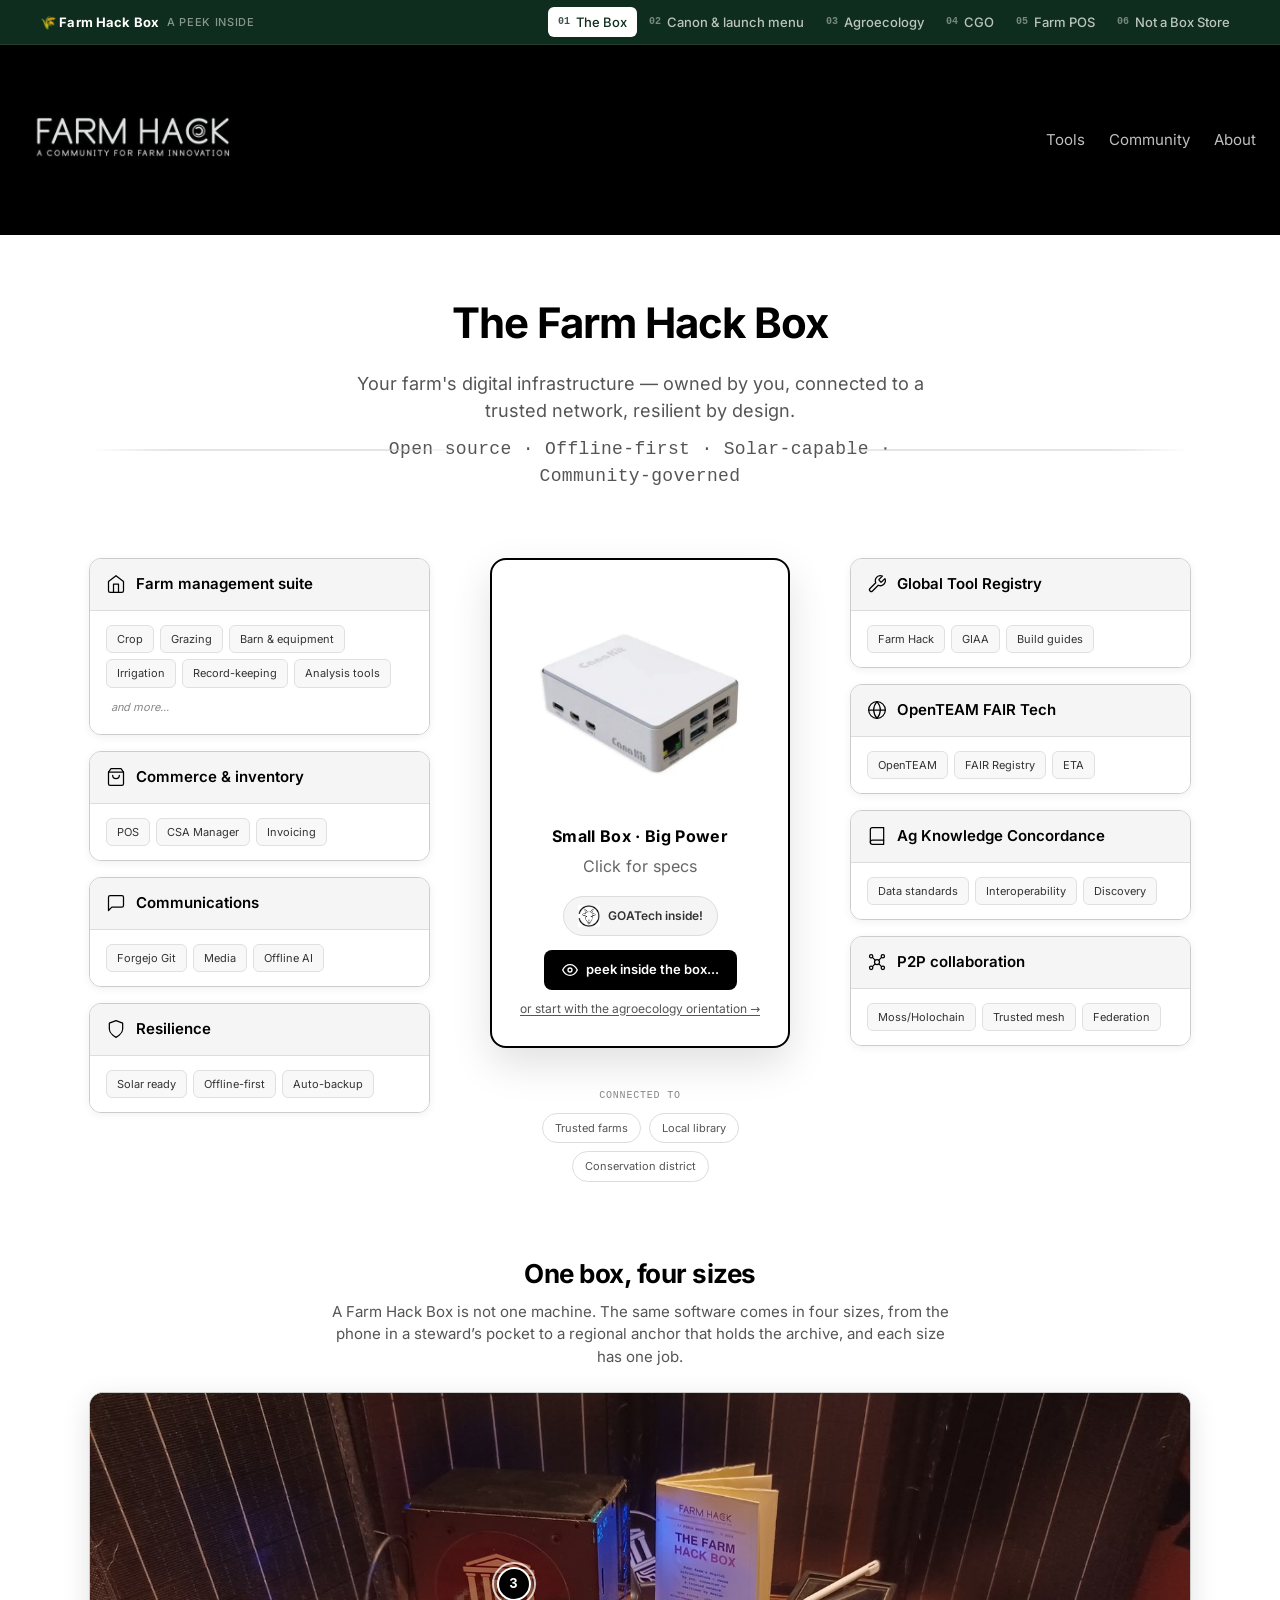
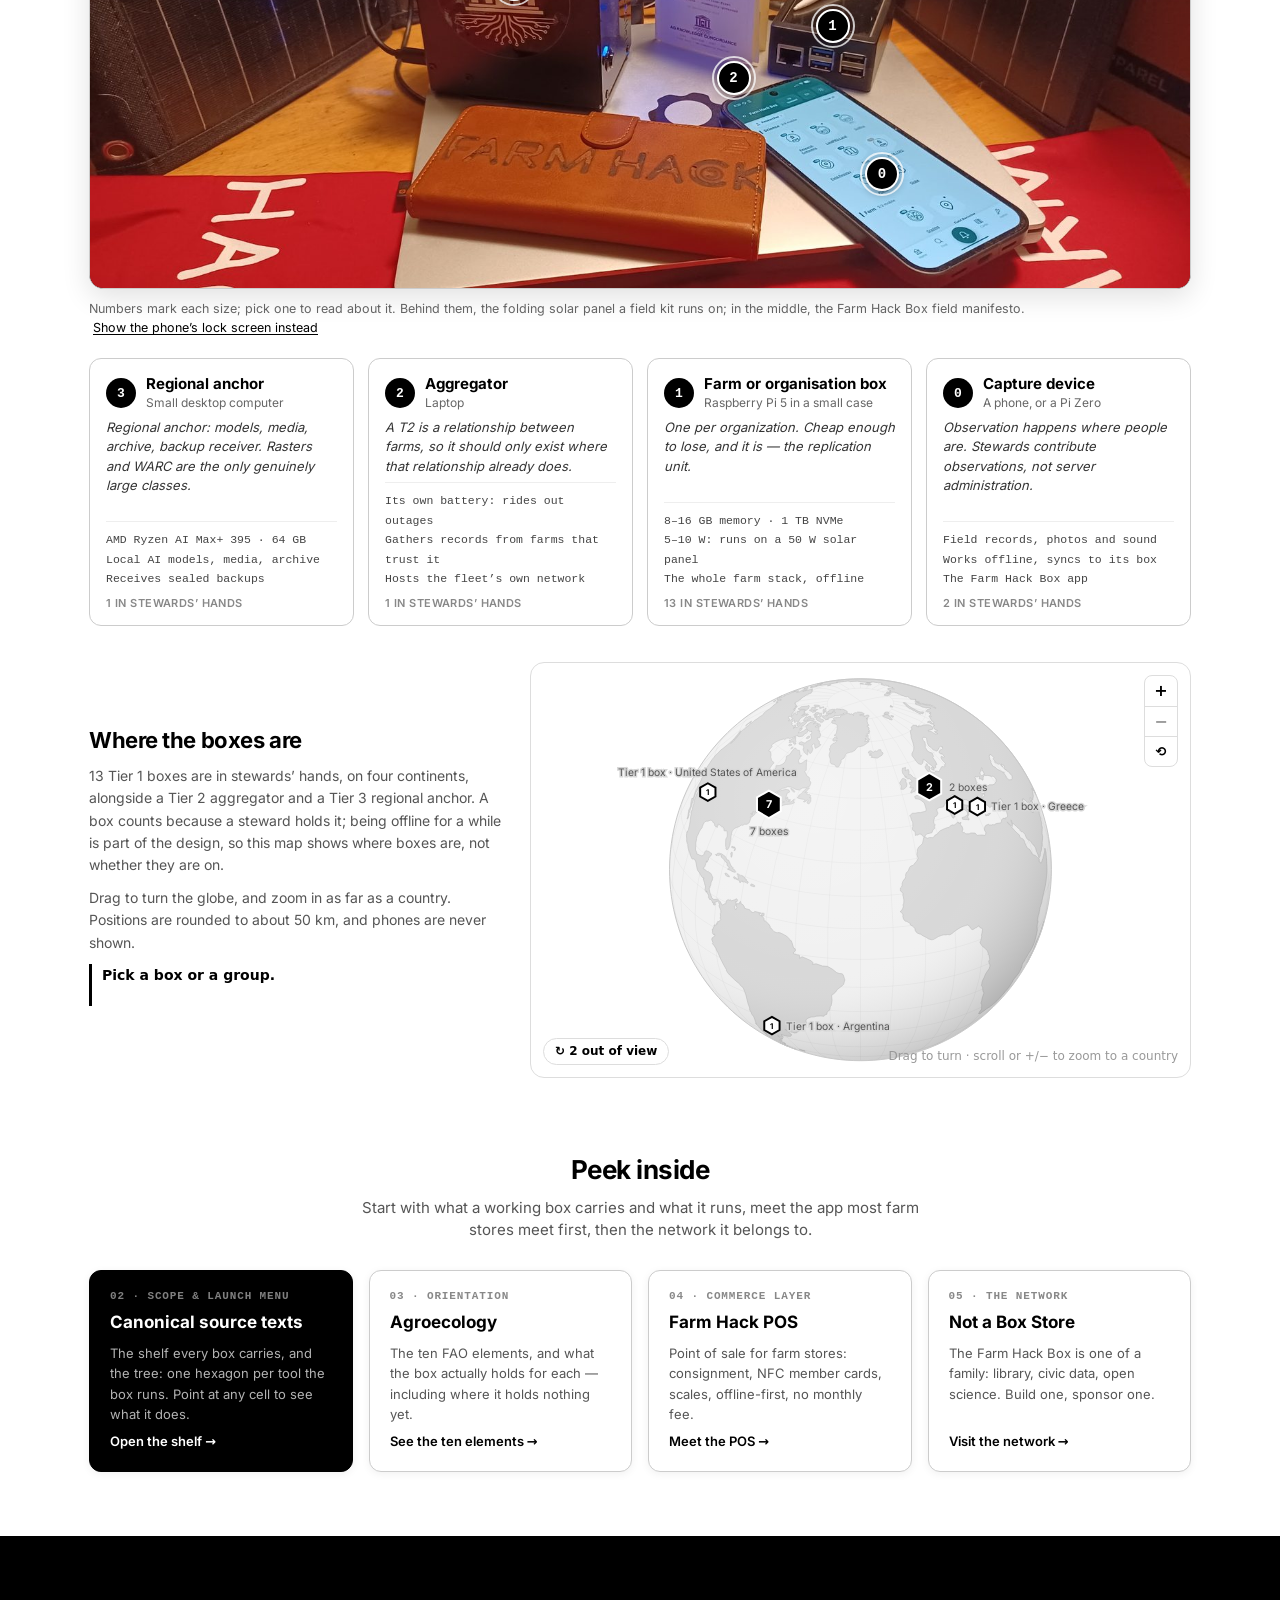
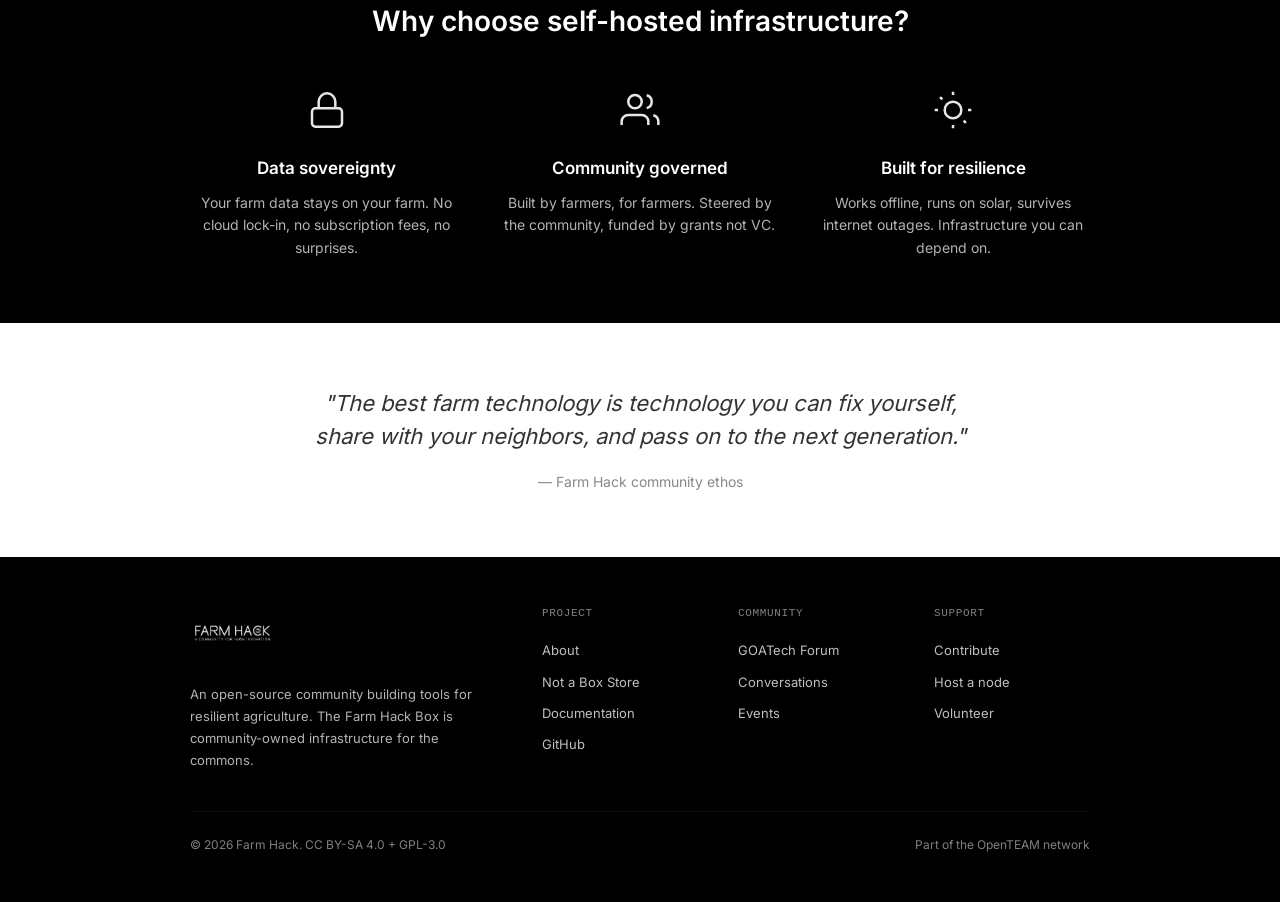
<file: index.html>
<!DOCTYPE html>
<html lang="en">
<head>
  <meta charset="UTF-8">
  <meta name="viewport" content="width=device-width, initial-scale=1.0">
  <title>Farm Hack Box</title>
  <link rel="stylesheet" href="assets/fonts/fonts.css">
  <meta name="description" content="Your farm's digital infrastructure — owned by you, connected to a trusted network, resilient by design.">
  <style>
    
    * { box-sizing: border-box; margin: 0; padding: 0; }
    
    body {
      font-family: 'Inter', ui-sans-serif, system-ui, -apple-system, sans-serif;
      background: #ffffff;
      color: #000000;
      line-height: 1.5;
    }
    
    .mono { font-family: ui-monospace, 'SF Mono', Menlo, Monaco, Consolas, monospace; }
    a { color: inherit; text-decoration: none; }
    
    /* Header */
    .header {
      background: #000;
      color: #fff;
      padding: 20px 24px;
      display: flex;
      align-items: center;
      justify-content: space-between;
    }
    
    .header-brand img {
      height: 144px;
      filter: invert(1);
    }
    
    .header-nav {
      display: flex;
      gap: 24px;
      font-size: 15px;
    }
    
    .header-nav a {
      color: rgba(255,255,255,0.75);
      transition: color 0.15s;
    }
    
    .header-nav a:hover { color: #fff; }
    
    /* Hero */
    .hero {
      padding: 56px 24px 40px;
      max-width: 880px;
      margin: 0 auto;
      text-align: center;
    }
    
    .hero h1 {
      font-size: 42px;
      font-weight: 700;
      margin: 0 0 16px;
      letter-spacing: -0.025em;
    }
    
    .hero p {
      font-size: 18px;
      color: #555;
      max-width: 580px;
      margin: 0 auto 12px;
    }
    
    .hero-tags {
      font-size: 12px;
      color: #777;
      letter-spacing: 0.02em;
    }
    
    /* Main Grid */
    .main-section {
      padding: 16px 24px 56px;
      max-width: 1150px;
      margin: 0 auto;
    }
    
    .main-grid {
      display: grid;
      grid-template-columns: 1fr 340px 1fr;
      gap: 40px;
      align-items: start;
      position: relative;
    }
    
    @media (max-width: 900px) {
      .main-grid { grid-template-columns: 1fr; gap: 20px; }
      .center-column { order: -1; }
      .connection-lines { display: none; }
    }
    
    .column {
      display: flex;
      flex-direction: column;
      gap: 16px;
      position: relative;
      z-index: 2;
    }
    
    /* Layer Cards - Pure white/grey, NO color */
    .layer-card {
      background: #ffffff;
      border: 1px solid #ccc;
      border-radius: 12px;
      overflow: hidden;
      cursor: pointer;
      transition: all 0.2s ease;
      box-shadow: 0 2px 8px rgba(0,0,0,0.06);
    }
    
    .layer-card:hover {
      transform: translateY(-2px);
      box-shadow: 0 8px 24px rgba(0,0,0,0.1);
      border-color: #999;
    }
    
    .layer-card.active {
      border: 2px solid #000;
    }
    
    .layer-header {
      display: flex;
      align-items: center;
      gap: 10px;
      padding: 14px 16px;
      background: #f5f5f5;
      border-bottom: 1px solid #ddd;
    }
    
    .layer-header span {
      font-weight: 600;
      font-size: 15px;
      color: #000;
    }
    
    .layer-body {
      padding: 14px 16px;
      background: #ffffff;
    }
    
    .tech-logos {
      display: flex;
      flex-wrap: wrap;
      gap: 6px;
    }
    
    .tech-logo {
      display: flex;
      align-items: center;
      gap: 6px;
      font-size: 11px;
      padding: 5px 10px;
      background: #f8f8f8;
      border: 1px solid #e0e0e0;
      border-radius: 6px;
      color: #333;
    }
    
    .layer-desc {
      display: none;
      margin-top: 12px;
      font-size: 13px;
      color: #555;
      line-height: 1.55;
      border-top: 1px solid #eee;
      padding-top: 12px;
    }
    
    .layer-card.active .layer-desc { display: block; }
    @media (max-width: 700px) { .header { flex-wrap: wrap; gap: 12px; } .header-brand img { height: 80px; } .header-nav { flex-wrap: wrap; gap: 8px 18px; } }
    .layer-go { display: inline-block; margin-top: 8px; font-weight: 600; color: #000; text-decoration: underline; text-underline-offset: 2px; }
    .layer-card:focus-visible { outline: 2px solid #000; outline-offset: 2px; }
    button.box-hint { background: none; border: 0; font: inherit; padding: 2px 4px; }
    .peek-sub { display: block; margin-top: 10px; font-size: 12px; color: #555; text-decoration: underline; text-underline-offset: 2px; }
    .peek-sub:hover { color: #000; }

    /* Tour — the way on from here */

    /* Tiers — one box, four sizes */
    .tiers { padding: 16px 24px 64px; max-width: 1150px; margin: 0 auto; scroll-margin-top: 16px; }
    .tiers-head { text-align: center; margin-bottom: 24px; }
    .tiers-head h2 { font-size: 26px; font-weight: 700; letter-spacing: -.02em; margin-bottom: 8px; }
    .tiers-head p { color: #555; max-width: 620px; margin: 0 auto; font-size: 15px; }
    .tp { margin: 0 0 20px; }
    .tp-frame { position: relative; border-radius: 14px; overflow: hidden; border: 1px solid #ccc; box-shadow: 0 8px 28px rgba(0,0,0,.12); background: #111; }
    .tp-frame img { display: block; width: 100%; height: auto; }
    .tp-spot { position: absolute; transform: translate(-50%,-50%); width: 34px; height: 34px; border-radius: 50%; background: #000; color: #fff;
      border: 2px solid #fff; display: grid; place-items: center; font: 700 14px/1 ui-monospace, Menlo, monospace; box-shadow: 0 2px 10px rgba(0,0,0,.45); }
    .tp-spot::after { content: ''; position: absolute; inset: -7px; border-radius: 50%; border: 2px solid rgba(255,255,255,.75); animation: tp-pulse 2.4s ease-out infinite; }
    .tp-spot:hover, .tp-spot:focus-visible, .tp-spot.on { background: #fff; color: #000; outline: none; }
    @keyframes tp-pulse { from { transform: scale(.8); opacity: 1; } to { transform: scale(1.5); opacity: 0; } }
    @media (prefers-reduced-motion: reduce) { .tp-spot::after { animation: none; opacity: .6; } }
    .tp figcaption { font-size: 12.5px; color: #666; margin-top: 10px; line-height: 1.55; }
    .tp-alt { display: inline-block; margin-left: 4px; color: #000; text-decoration: underline; text-underline-offset: 2px; cursor: pointer; background: none; border: 0; font: inherit; padding: 0; }
    .tier-grid { display: grid; grid-template-columns: repeat(4, 1fr); gap: 14px; }
    @media (max-width: 900px) { .tier-grid { grid-template-columns: repeat(2, 1fr); } }
    @media (max-width: 520px) { .tier-grid { grid-template-columns: 1fr; } .tp-spot { width: 28px; height: 28px; font-size: 12px; } }
    .tier-card { border: 1px solid #ccc; border-radius: 12px; padding: 16px 16px 14px; background: #fff; display: flex; flex-direction: column; gap: 6px; scroll-margin-top: 16px; transition: border-color .15s, box-shadow .15s; }
    .tier-card.on, .tier-card:target { border: 2px solid #000; padding: 15px 15px 13px; box-shadow: 0 8px 24px rgba(0,0,0,.1); }
    .tier-top { display: flex; align-items: center; gap: 10px; }
    .tier-n { width: 30px; height: 30px; border-radius: 50%; background: #000; color: #fff; display: grid; place-items: center; font: 700 13px/1 ui-monospace, Menlo, monospace; flex-shrink: 0; }
    .tier-name { font-weight: 700; font-size: 15px; line-height: 1.25; }
    .tier-form { font-size: 12px; color: #666; }
    .tier-desc { font-size: 13px; color: #333; line-height: 1.5; font-style: italic; }
    .tier-specs { list-style: none; font: 11.5px/1.7 ui-monospace, Menlo, monospace; color: #444; border-top: 1px solid #eee; padding-top: 8px; margin-top: auto; }
    .tier-count { font-size: 11px; color: #888; letter-spacing: .04em; text-transform: uppercase; font-weight: 600; }

    .fleet-globe { margin-top: 36px; display: grid; grid-template-columns: minmax(240px, 1fr) minmax(0, 1.6fr); gap: 28px; align-items: center;
      --globe-sea:#f1f1f1; --globe-land:#d8d8d8; --globe-land-line:#bdbdbd; --globe-grat:rgba(0,0,0,.06);
      --ok:#000; --surface:#fff; --brand:#000; --ink:#000; --dim:#555; --faint:#999; --line:#ddd; --line-strong:#c8c8c8; --sb-active:#000; --off:#777; --mod-unmeasured:#999; --fhb-teal:#000; }
    @media (max-width: 800px) { .fleet-globe { grid-template-columns: 1fr; } }
    .fg-text h3 { font-size: 22px; font-weight: 700; letter-spacing: -.02em; margin-bottom: 8px; }
    .fg-text p { font-size: 14px; color: #555; line-height: 1.6; margin-bottom: 10px; }
    .fg-read { font: 600 13px/1.5 system-ui, sans-serif; color: #000 !important; min-height: 3em; border-left: 3px solid #000; padding-left: 10px; }
    .fg-host { border: 1px solid #ddd; border-radius: 14px; padding: 6px; background: #fff; }
    .specs-more { display: block; margin-top: 12px; font-size: 12px; color: #fff; text-decoration: underline; text-underline-offset: 2px; }

    .tour { padding: 8px 24px 64px; max-width: 1150px; margin: 0 auto; }
    .tour-head { text-align: center; margin-bottom: 28px; }
    .tour-head h2 { font-size: 26px; font-weight: 700; letter-spacing: -.02em; margin-bottom: 8px; }
    .tour-head p { color: #555; max-width: 560px; margin: 0 auto; font-size: 15px; }
    .tour-grid { display: grid; grid-template-columns: repeat(auto-fit, minmax(230px, 1fr)); gap: 16px; }
    .tour-card { display: flex; flex-direction: column; gap: 8px; border: 1px solid #ccc; border-radius: 12px; padding: 20px; background: #fff; transition: all .2s; box-shadow: 0 2px 8px rgba(0,0,0,.06); }
    .tour-card:hover { transform: translateY(-2px); border-color: #000; box-shadow: 0 8px 24px rgba(0,0,0,.1); }
    .tour-card .n { font: 600 11px/1 ui-monospace, Menlo, monospace; color: #888; letter-spacing: .08em; }
    .tour-card h3 { font-size: 17px; font-weight: 700; }
    .tour-card p { font-size: 13px; color: #555; line-height: 1.55; flex: 1; }
    .tour-card .go { font-size: 13px; font-weight: 600; }
    .tour-card.dark { background: #000; color: #fff; border-color: #000; }
    .tour-card.dark p { color: rgba(255,255,255,.7); }
    .tour-card.dark .n { color: rgba(255,255,255,.5); }
    
    /* Center Column */
    .center-column {
      display: flex;
      flex-direction: column;
      align-items: center;
      position: relative;
    }
    
    .box-wrapper {
      position: relative;
      display: flex;
      justify-content: center;
      width: 100%;
    }
    
    /* Connection lines - behind cards, subtle */
    .connection-lines {
      position: absolute;
      top: 50%;
      left: 50%;
      transform: translate(-50%, -50%);
      width: 100vw;
      max-width: 1100px;
      height: 100%;
      pointer-events: none;
      z-index: 0;
    }
    
    .connection-lines::before,
    .connection-lines::after {
      content: '';
      position: absolute;
      top: 50%;
      width: calc(50% - 170px);
      height: 1px;
      background: linear-gradient(90deg, transparent, #ccc 20%, #ccc 80%, transparent);
    }
    
    .connection-lines::before {
      left: 0;
      transform: translateY(-50%);
    }
    
    .connection-lines::after {
      right: 0;
      transform: translateY(-50%);
    }
    
    .box-container {
      width: 300px;
      padding: 28px 24px;
      background: #fff;
      border: 2px solid #000;
      border-radius: 16px;
      display: flex;
      flex-direction: column;
      align-items: center;
      position: relative;
      box-shadow: 0 16px 40px rgba(0,0,0,0.12);
      z-index: 2;
    }
    
    .box-image {
      width: 220px;
      height: auto;
      margin-bottom: 16px;
      border-radius: 8px;
      object-fit: contain;
    }
    
    .box-tagline {
      font-size: 16px;
      font-weight: 700;
      color: #000;
      margin-bottom: 4px;
      letter-spacing: 0.02em;
    }
    
    .box-hint {
      font-size: 12px;
      color: #666;
      cursor: pointer;
      transition: color 0.15s;
    }
    
    .box-hint:hover {
      color: #000;
    }
    
    /* GOATech badge */
    .goatech-badge {
      display: flex;
      align-items: center;
      gap: 8px;
      margin-top: 16px;
      padding: 8px 14px;
      background: #f5f5f5;
      border: 1px solid #ddd;
      border-radius: 24px;
      font-size: 12px;
      font-weight: 600;
      color: #333;
    }
    
    .goatech-badge img {
      width: 22px;
      height: 22px;
    }
    
    /* Peek button */
    .peek-button {
      display: inline-flex;
      align-items: center;
      gap: 8px;
      margin-top: 14px;
      padding: 10px 18px;
      background: #000;
      color: #fff;
      border: none;
      border-radius: 8px;
      font-size: 13px;
      font-weight: 600;
      cursor: pointer;
      transition: all 0.2s;
      text-decoration: none;
    }
    
    .peek-button:hover {
      background: #333;
      transform: translateY(-1px);
    }
    
    .peek-button svg {
      width: 16px;
      height: 16px;
    }
    
    /* Specs Panel */
    .specs-panel {
      display: none;
      background: #000;
      color: #fff;
      padding: 20px;
      border-radius: 12px;
      margin-top: 16px;
      width: 100%;
      max-width: 320px;
    }
    
    .specs-panel.active { display: block; }
    
    .specs-title {
      font-size: 10px;
      text-transform: uppercase;
      letter-spacing: 0.08em;
      opacity: 0.5;
      margin-bottom: 14px;
    }
    
    .spec-row {
      display: flex;
      justify-content: space-between;
      padding: 7px 0;
      border-bottom: 1px solid rgba(255,255,255,0.1);
      font-size: 13px;
    }
    
    .spec-row:last-of-type { border-bottom: none; }
    .spec-row .label { opacity: 0.7; }
    
    .spec-note {
      margin-top: 16px;
      padding: 14px;
      background: rgba(255,255,255,0.06);
      border-radius: 8px;
      font-size: 12px;
      line-height: 1.55;
    }
    
    /* Network tags */
    .network-section {
      margin-top: 24px;
      text-align: center;
    }
    
    .network-label {
      font-size: 10px;
      color: #888;
      margin-bottom: 10px;
      letter-spacing: 0.08em;
    }
    
    .network-tags {
      display: flex;
      gap: 8px;
      justify-content: center;
      flex-wrap: wrap;
    }
    
    .network-tag {
      font-size: 11px;
      padding: 6px 12px;
      border: 1px solid #ddd;
      border-radius: 99px;
      background: #fff;
      color: #555;
    }
    
    /* Value Props */
    .value-props {
      background: #000;
      color: #fff;
      padding: 64px 24px;
    }
    
    .value-props-inner {
      max-width: 900px;
      margin: 0 auto;
    }
    
    .value-props h2 {
      font-size: 28px;
      text-align: center;
      margin: 0 0 48px;
      font-weight: 600;
    }
    
    .value-grid {
      display: grid;
      grid-template-columns: repeat(3, 1fr);
      gap: 40px;
    }
    
    @media (max-width: 700px) {
      .value-grid { grid-template-columns: 1fr; gap: 32px; }
    }
    
    .value-item { text-align: center; }
    .value-item svg { margin-bottom: 20px; opacity: 0.9; }
    .value-item h3 { font-size: 17px; margin: 0 0 10px; font-weight: 600; }
    .value-item p { font-size: 14px; opacity: 0.7; line-height: 1.6; }
    
    /* Quote */
    .quote-section {
      padding: 64px 24px;
      max-width: 700px;
      margin: 0 auto;
      text-align: center;
    }
    
    .quote-section blockquote {
      font-size: 22px;
      line-height: 1.5;
      color: #333;
      margin: 0 0 16px;
      font-style: italic;
    }
    
    .quote-section cite {
      font-size: 14px;
      color: #888;
      font-style: normal;
    }
    
    /* Footer */
    .footer {
      background: #000;
      color: #fff;
      padding: 48px 24px;
    }
    
    .footer-inner {
      max-width: 900px;
      margin: 0 auto;
      display: grid;
      grid-template-columns: 2fr 1fr 1fr 1fr;
      gap: 40px;
    }
    
    @media (max-width: 700px) {
      .footer-inner { grid-template-columns: 1fr 1fr; gap: 32px; }
    }
    
    .footer-brand { margin-bottom: 16px; }
    .footer-brand img { height: 56px; filter: invert(1); }
    .footer-col p { font-size: 13px; opacity: 0.7; line-height: 1.7; }
    
    .footer-col-title {
      font-size: 11px;
      text-transform: uppercase;
      letter-spacing: 0.06em;
      margin-bottom: 14px;
      opacity: 0.5;
    }
    
    .footer-col ul { list-style: none; font-size: 13px; line-height: 2.4; }
    .footer-col a { color: rgba(255,255,255,0.75); transition: color 0.15s; }
    .footer-col a:hover { color: #fff; }
    
    .footer-bottom {
      max-width: 900px;
      margin: 40px auto 0;
      padding-top: 24px;
      border-top: 1px solid rgba(255,255,255,0.1);
      display: flex;
      justify-content: space-between;
      font-size: 12px;
      opacity: 0.5;
      flex-wrap: wrap;
      gap: 12px;
    }
  </style>
<link rel="icon" href="data:image/svg+xml,%3Csvg xmlns=%27http://www.w3.org/2000/svg%27 viewBox=%270 0 100 100%27%3E%3Ctext y=%27.9em%27 font-size=%2790%27%3E🌾%3C/text%3E%3C/svg%3E">
<link rel="stylesheet" href="assets/peek.css">
<script src="assets/peek.js" defer></script>
</head>
<body data-peek="box">

  <header class="header">
    <div class="header-brand">
      <img src="assets/img/farmhack-logo.png" alt="Farm Hack">
    </div>
    <nav class="header-nav">
      <a href="https://farmhack.org/tools">Tools</a>
      <a href="https://forum.goatech.org/c/farmhack/21">Community</a>
      <a href="https://farmhack.org/content/get-started">About</a>
    </nav>
  </header>

  <section class="hero">
    <h1>The Farm Hack Box</h1>
    <p>Your farm's digital infrastructure — owned by you, connected to a trusted network, resilient by design.</p>
    <p class="hero-tags mono">Open source · Offline-first · Solar-capable · Community-governed</p>
  </section>

  <section class="main-section">
    <!-- Connection lines behind everything -->
    <div class="connection-lines"></div>
    
    <div class="main-grid">
      
      <!-- Left Column -->
      <div class="column">
        
        <!-- Farm Management -->
        <div class="layer-card" onclick="toggleLayer(this)" tabindex="0" role="button" onkeydown="if(event.key==='Enter'||event.key===' '){event.preventDefault();toggleLayer(this)}">
          <div class="layer-header">
            <svg width="20" height="20" viewBox="0 0 24 24" fill="none" stroke="#000" stroke-width="1.5" stroke-linecap="round" stroke-linejoin="round">
              <path d="M3 9l9-7 9 7v11a2 2 0 01-2 2H5a2 2 0 01-2-2z"/>
              <path d="M9 22V12h6v10"/>
            </svg>
            <span>Farm management suite</span>
          </div>
          <div class="layer-body">
            <div class="tech-logos">
              <div class="tech-logo"><span>Crop</span></div>
              <div class="tech-logo"><span>Grazing</span></div>
              <div class="tech-logo"><span>Barn & equipment</span></div>
              <div class="tech-logo"><span>Irrigation</span></div>
              <div class="tech-logo"><span>Record-keeping</span></div>
              <div class="tech-logo"><span>Analysis tools</span></div>
              <span style="font-size: 11px; color: #888; font-style: italic; padding: 5px;">and more...</span>
            </div>
            <p class="layer-desc">Complete farm management covering crops, livestock, equipment, irrigation scheduling, compliance records, and economic performance analysis. <a class="layer-go" href="agroecology.html" onclick="event.stopPropagation()">What the box holds, element by element →</a></p>
          </div>
        </div>
        
        <!-- Commerce -->
        <div class="layer-card" onclick="toggleLayer(this)" tabindex="0" role="button" onkeydown="if(event.key==='Enter'||event.key===' '){event.preventDefault();toggleLayer(this)}">
          <div class="layer-header">
            <svg width="20" height="20" viewBox="0 0 24 24" fill="none" stroke="#000" stroke-width="1.5" stroke-linecap="round" stroke-linejoin="round">
              <path d="M6 2L3 6v14a2 2 0 002 2h14a2 2 0 002-2V6l-3-4z"/>
              <path d="M3 6h18"/><path d="M16 10a4 4 0 01-8 0"/>
            </svg>
            <span>Commerce & inventory</span>
          </div>
          <div class="layer-body">
            <div class="tech-logos">
              <div class="tech-logo"><span>POS</span></div>
              <div class="tech-logo"><span>CSA Manager</span></div>
              <div class="tech-logo"><span>Invoicing</span></div>
            </div>
            <p class="layer-desc">Run your farmstand, manage CSA shares, track inventory — without monthly SaaS fees. <a class="layer-go" href="pos.html" onclick="event.stopPropagation()">Meet the Farm Hack POS →</a></p>
          </div>
        </div>
        
        <!-- Communications -->
        <div class="layer-card" onclick="toggleLayer(this)" tabindex="0" role="button" onkeydown="if(event.key==='Enter'||event.key===' '){event.preventDefault();toggleLayer(this)}">
          <div class="layer-header">
            <svg width="20" height="20" viewBox="0 0 24 24" fill="none" stroke="#000" stroke-width="1.5" stroke-linecap="round" stroke-linejoin="round">
              <path d="M21 15a2 2 0 01-2 2H7l-4 4V5a2 2 0 012-2h14a2 2 0 012 2z"/>
            </svg>
            <span>Communications</span>
          </div>
          <div class="layer-body">
            <div class="tech-logos">
              <div class="tech-logo"><span>Forgejo Git</span></div>
              <div class="tech-logo"><span>Media</span></div>
              <div class="tech-logo"><span>Offline AI</span></div>
            </div>
            <p class="layer-desc">Host documentation, share media with your crew, run local AI — without internet dependency.</p>
          </div>
        </div>
        
        <!-- Resilience -->
        <div class="layer-card" onclick="toggleLayer(this)" tabindex="0" role="button" onkeydown="if(event.key==='Enter'||event.key===' '){event.preventDefault();toggleLayer(this)}">
          <div class="layer-header">
            <svg width="20" height="20" viewBox="0 0 24 24" fill="none" stroke="#000" stroke-width="1.5" stroke-linecap="round" stroke-linejoin="round">
              <path d="M12 22s8-4 8-10V5l-8-3-8 3v7c0 6 8 10 8 10z"/>
            </svg>
            <span>Resilience</span>
          </div>
          <div class="layer-body">
            <div class="tech-logos">
              <div class="tech-logo"><span>Solar ready</span></div>
              <div class="tech-logo"><span>Offline-first</span></div>
              <div class="tech-logo"><span>Auto-backup</span></div>
            </div>
            <p class="layer-desc">Built for rural reality: works when the internet doesn't, runs on solar, backs up automatically.</p>
          </div>
        </div>
        
      </div>
      
      <!-- Center Column -->
      <div class="column center-column">
        <div class="box-wrapper">
          <div class="box-container">
            <img src="assets/img/farm-hack-box.png" 
                 alt="Farm Hack Box - Raspberry Pi 5" 
                 class="box-image">
            <div class="box-tagline">Small Box · Big Power</div>
            <button type="button" class="box-hint" onclick="toggleSpecs()" aria-controls="specsPanel">Click for specs</button>
            
            <!-- GOATech badge -->
            <div class="goatech-badge">
              <img src="assets/img/goatech.png" alt="GOAT">
              <span>GOATech inside!</span>
            </div>
            
            <!-- Peek button -->
            <a href="canon.html#tree" class="peek-button">
              <svg viewBox="0 0 24 24" fill="none" stroke="currentColor" stroke-width="2" stroke-linecap="round" stroke-linejoin="round">
                <path d="M1 12s4-8 11-8 11 8 11 8-4 8-11 8-11-8-11-8z"/>
                <circle cx="12" cy="12" r="3"/>
              </svg>
              peek inside the box...
            </a>
            <a href="agroecology.html" class="peek-sub">or start with the agroecology orientation →</a>
          </div>
        </div>
        
        <div id="specsPanel" class="specs-panel">
          <div class="specs-title mono">Hardware · Tier 1 box</div>
          <div class="spec-row"><span class="label">Compute</span><span class="mono">Raspberry Pi 5</span></div>
          <div class="spec-row"><span class="label">Memory</span><span class="mono">8GB RAM</span></div>
          <div class="spec-row"><span class="label">Storage</span><span class="mono">1TB NVMe SSD</span></div>
          <div class="spec-row"><span class="label">Power</span><span class="mono">5V USB-C / 12V Solar</span></div>
          <div class="spec-row"><span class="label">Network</span><span class="mono">WiFi 6 + GbE</span></div>
          <div class="spec-note"><strong>Solar-ready:</strong> Runs continuously on 50W panel + 12V battery. Perfect for field, barn, or off-grid deployment.</div>
          <a class="specs-more" href="#tiers">The other three sizes →</a>
        </div>
        
        <div class="network-section">
          <div class="network-label mono">CONNECTED TO</div>
          <div class="network-tags">
            <span class="network-tag">Trusted farms</span>
            <span class="network-tag">Local library</span>
            <span class="network-tag">Conservation district</span>
          </div>
        </div>
      </div>
      
      <!-- Right Column -->
      <div class="column">
        
        <!-- Global Tool Registry -->
        <div class="layer-card" onclick="toggleLayer(this)" tabindex="0" role="button" onkeydown="if(event.key==='Enter'||event.key===' '){event.preventDefault();toggleLayer(this)}">
          <div class="layer-header">
            <svg width="20" height="20" viewBox="0 0 24 24" fill="none" stroke="#000" stroke-width="1.5" stroke-linecap="round" stroke-linejoin="round">
              <path d="M14.7 6.3a1 1 0 000 1.4l1.6 1.6a1 1 0 001.4 0l3.77-3.77a6 6 0 01-7.94 7.94l-6.91 6.91a2.12 2.12 0 01-3-3l6.91-6.91a6 6 0 017.94-7.94l-3.76 3.76z"/>
            </svg>
            <span>Global Tool Registry</span>
          </div>
          <div class="layer-body">
            <div class="tech-logos">
              <div class="tech-logo"><span>Farm Hack</span></div>
              <div class="tech-logo"><span>GIAA</span></div>
              <div class="tech-logo"><span>Build guides</span></div>
            </div>
            <p class="layer-desc">Full Farm Hack tool registry with GIAA enterprise tools — available offline, synced when connected. <a class="layer-go" href="canon.html#tool-registry" onclick="event.stopPropagation()">The Tool Registry on the shelf →</a></p>
          </div>
        </div>
        
        <!-- OpenTEAM FAIR Tech -->
        <div class="layer-card" onclick="toggleLayer(this)" tabindex="0" role="button" onkeydown="if(event.key==='Enter'||event.key===' '){event.preventDefault();toggleLayer(this)}">
          <div class="layer-header">
            <svg width="20" height="20" viewBox="0 0 24 24" fill="none" stroke="#000" stroke-width="1.5" stroke-linecap="round" stroke-linejoin="round">
              <circle cx="12" cy="12" r="10"/><path d="M2 12h20"/>
              <path d="M12 2a15.3 15.3 0 014 10 15.3 15.3 0 01-4 10 15.3 15.3 0 01-4-10 15.3 15.3 0 014-10z"/>
            </svg>
            <span>OpenTEAM FAIR Tech</span>
          </div>
          <div class="layer-body">
            <div class="tech-logos">
              <div class="tech-logo"><span>OpenTEAM</span></div>
              <div class="tech-logo"><span>FAIR Registry</span></div>
              <div class="tech-logo"><span>ETA</span></div>
            </div>
            <p class="layer-desc">Participate in the OpenTEAM network with Ethical Tech Assessment. Full data sovereignty. <a class="layer-go" href="canon.html#giaa" onclick="event.stopPropagation()">The Six Ethical Pillars →</a></p>
          </div>
        </div>
        
        <!-- Ag Knowledge Concordance -->
        <div class="layer-card" onclick="toggleLayer(this)" tabindex="0" role="button" onkeydown="if(event.key==='Enter'||event.key===' '){event.preventDefault();toggleLayer(this)}">
          <div class="layer-header">
            <svg width="20" height="20" viewBox="0 0 24 24" fill="none" stroke="#000" stroke-width="1.5" stroke-linecap="round" stroke-linejoin="round">
              <path d="M4 19.5A2.5 2.5 0 016.5 17H20"/>
              <path d="M6.5 2H20v20H6.5A2.5 2.5 0 014 19.5v-15A2.5 2.5 0 016.5 2z"/>
            </svg>
            <span>Ag Knowledge Concordance</span>
          </div>
          <div class="layer-body">
            <div class="tech-logos">
              <div class="tech-logo"><span>Data standards</span></div>
              <div class="tech-logo"><span>Interoperability</span></div>
              <div class="tech-logo"><span>Discovery</span></div>
            </div>
            <p class="layer-desc">Unified agricultural knowledge mapping — linking tools, data standards, and practices across platforms. <a class="layer-go" href="canon.html" onclick="event.stopPropagation()">The canonical source texts →</a></p>
          </div>
        </div>
        
        <!-- P2P Collaboration -->
        <div class="layer-card" onclick="toggleLayer(this)" tabindex="0" role="button" onkeydown="if(event.key==='Enter'||event.key===' '){event.preventDefault();toggleLayer(this)}">
          <div class="layer-header">
            <svg width="20" height="20" viewBox="0 0 24 24" fill="none" stroke="#000" stroke-width="1.5" stroke-linecap="round" stroke-linejoin="round">
              <circle cx="12" cy="12" r="3"/>
              <circle cx="19" cy="5" r="2"/><circle cx="5" cy="19" r="2"/>
              <circle cx="5" cy="5" r="2"/><circle cx="19" cy="19" r="2"/>
              <path d="M6.5 6.5l3 3m5 5l3 3M14.5 9.5l3-3M6.5 17.5l3-3"/>
            </svg>
            <span>P2P collaboration</span>
          </div>
          <div class="layer-body">
            <div class="tech-logos">
              <div class="tech-logo"><span>Moss/Holochain</span></div>
              <div class="tech-logo"><span>Trusted mesh</span></div>
              <div class="tech-logo"><span>Federation</span></div>
            </div>
            <p class="layer-desc">Peer-to-peer data sync via Holochain, trusted mesh networking, federated Git for documentation.</p>
          </div>
        </div>
        
      </div>
      
    </div>
  </section>

  <section class="tiers" id="tiers">
    <div class="tiers-head">
      <h2>One box, four sizes</h2>
      <p>A Farm Hack Box is not one machine. The same software comes in four sizes, from the phone in a steward’s pocket to a regional anchor that holds the archive, and each size has one job.</p>
    </div>
    <figure class="tp">
      <div class="tp-frame">
        <img id="tp-img" src="assets/img/fleet-tiers.jpg" width="1600" height="720" loading="lazy"
             alt="The four sizes of Farm Hack Box on one table. A black cube marked with the Ag Knowledge Concordance emblem is the Tier 3 regional anchor. A laptop, underneath everything, is the Tier 2 aggregator. A small Raspberry Pi case is a Tier 1 box. A phone showing the Farm Hack Box app is a Tier 0 capture device. A folding solar panel stands behind them, and the Farm Hack Box field manifesto stands in the middle.">
        <a class="tp-spot" href="#tier-3" style="left:38.5%;top:38.5%" data-t="3" aria-label="Tier 3: Regional anchor"><span>3</span></a><a class="tp-spot" href="#tier-2" style="left:58.5%;top:57.5%" data-t="2" aria-label="Tier 2: Aggregator"><span>2</span></a><a class="tp-spot" href="#tier-1" style="left:67.5%;top:47%" data-t="1" aria-label="Tier 1: Farm or organisation box"><span>1</span></a><a class="tp-spot" href="#tier-0" style="left:72%;top:77%" data-t="0" aria-label="Tier 0: Capture device"><span>0</span></a>
      </div>
      <figcaption>Numbers mark each size; pick one to read about it. Behind them, the folding solar panel a field kit runs on; in the middle, the Farm Hack Box field manifesto.
        <button type="button" class="tp-alt" id="tp-alt" aria-pressed="false">Show the phone’s lock screen instead</button></figcaption>
    </figure>
    <div class="tier-grid">
      <article class="tier-card" id="tier-3" data-t="3">
        <div class="tier-top"><span class="tier-n">3</span><div><div class="tier-name">Regional anchor</div><div class="tier-form">Small desktop computer</div></div></div>
        <p class="tier-desc">Regional anchor: models, media, archive, backup receiver. Rasters and WARC are the only genuinely large classes.</p>
        <ul class="tier-specs"><li>AMD Ryzen AI Max+ 395 · 64 GB</li><li>Local AI models, media, archive</li><li>Receives sealed backups</li></ul>
        <div class="tier-count">1 in stewards’ hands</div>
      </article>
      <article class="tier-card" id="tier-2" data-t="2">
        <div class="tier-top"><span class="tier-n">2</span><div><div class="tier-name">Aggregator</div><div class="tier-form">Laptop</div></div></div>
        <p class="tier-desc">A T2 is a relationship between farms, so it should only exist where that relationship already does.</p>
        <ul class="tier-specs"><li>Its own battery: rides out outages</li><li>Gathers records from farms that trust it</li><li>Hosts the fleet’s own network</li></ul>
        <div class="tier-count">1 in stewards’ hands</div>
      </article>
      <article class="tier-card" id="tier-1" data-t="1">
        <div class="tier-top"><span class="tier-n">1</span><div><div class="tier-name">Farm or organisation box</div><div class="tier-form">Raspberry Pi 5 in a small case</div></div></div>
        <p class="tier-desc">One per organization. Cheap enough to lose, and it is — the replication unit.</p>
        <ul class="tier-specs"><li>8–16 GB memory · 1 TB NVMe</li><li>5–10 W: runs on a 50 W solar panel</li><li>The whole farm stack, offline</li></ul>
        <div class="tier-count">13 in stewards’ hands</div>
      </article>
      <article class="tier-card" id="tier-0" data-t="0">
        <div class="tier-top"><span class="tier-n">0</span><div><div class="tier-name">Capture device</div><div class="tier-form">A phone, or a Pi Zero</div></div></div>
        <p class="tier-desc">Observation happens where people are. Stewards contribute observations, not server administration.</p>
        <ul class="tier-specs"><li>Field records, photos and sound</li><li>Works offline, syncs to its box</li><li>The Farm Hack Box app</li></ul>
        <div class="tier-count">2 in stewards’ hands</div>
      </article>
    </div>

    <div class="fleet-globe">
      <div class="fg-text">
        <h3>Where the boxes are</h3>
        <p>13 Tier 1 boxes are in stewards’ hands, on four continents, alongside a Tier 2 aggregator and a Tier 3 regional anchor. A box counts because a steward holds it; being offline for a while is part of the design, so this map shows where boxes are, not whether they are on.</p>
        <p>Drag to turn the globe, and zoom in as far as a country. Positions are rounded to about 50 km, and phones are never shown.</p>
        <p class="fg-read" id="fg-read" aria-live="polite">Pick a box or a group.</p>
      </div>
      <div class="fg-host" id="fg-host"></div>
    </div>
  </section>

  <script src="assets/globe/d3-array.min.js"></script>
  <script src="assets/globe/d3-geo.min.js"></script>
  <script src="assets/globe/topojson-client.min.js"></script>
  <script src="assets/globe/world-110m.js"></script>
  <script src="assets/globe/fh-globe.js"></script>
  <script>
  (function () {
    /* Photo: numbers light their card, cards light their number. */
    var spots = document.querySelectorAll('.tp-spot'), cards = document.querySelectorAll('.tier-card');
    function light(t) { spots.forEach(function (s) { s.classList.toggle('on', s.dataset.t === t); });
                        cards.forEach(function (c) { c.classList.toggle('on', c.dataset.t === t); }); }
    spots.forEach(function (s) { s.addEventListener('mouseenter', function () { light(s.dataset.t); }); s.addEventListener('focus', function () { light(s.dataset.t); }); });
    cards.forEach(function (c) { c.addEventListener('mouseenter', function () { light(c.dataset.t); }); });
    var alt = document.getElementById('tp-alt'), img = document.getElementById('tp-img'), second = false;
    alt.addEventListener('click', function () {
      second = !second;
      img.src = second ? 'assets/img/fleet-tiers-2.jpg' : 'assets/img/fleet-tiers.jpg';
      alt.textContent = second ? 'Show the Farm Hack Box app instead' : 'Show the phone’s lock screen instead';
      alt.setAttribute('aria-pressed', String(second));
    });

    /* Globe: tier-sized pins, no names, no online state. */
    if (!window.FHGlobe || !window.WORLD_TOPO) return;
    var PTS = [{"id": "n0", "tier": 1, "lat": 43.0, "lon": -71.0}, {"id": "n1", "tier": 1, "lat": 43.0, "lon": -71.0}, {"id": "n2", "tier": 1, "lat": 43.0, "lon": -71.0}, {"id": "n3", "tier": 1, "lat": 42.5, "lon": -72.5}, {"id": "n4", "tier": 2, "lat": 40.5, "lon": -74.0}, {"id": "n5", "tier": 1, "lat": -34.0, "lon": -64.0}, {"id": "n6", "tier": 1, "lat": 30.0, "lon": 76.5}, {"id": "n7", "tier": 1, "lat": -7.5, "lon": 110.0}, {"id": "n8", "tier": 1, "lat": 42.5, "lon": 12.0}, {"id": "n9", "tier": 1, "lat": 50.5, "lon": 4.5}, {"id": "n10", "tier": 1, "lat": 39.0, "lon": 22.0}, {"id": "n11", "tier": 1, "lat": 34.5, "lon": -106.0}, {"id": "n12", "tier": 1, "lat": 49.0, "lon": 2.5}, {"id": "n13", "tier": 1, "lat": 43.0, "lon": -71.0}, {"id": "n14", "tier": 3, "lat": 43.0, "lon": -71.0}];
    var NAMES = {3: 'Tier 3 · regional anchor', 2: 'Tier 2 · aggregator', 1: 'Tier 1 box', 0: 'Tier 0'};
    var countries = topojson.feature(WORLD_TOPO, WORLD_TOPO.objects.countries).features;
    /* Rounded positions can land just offshore; look a little way around before giving up. */
    function country(p) {
      var tries = [[0, 0], [0.5, 0], [-0.5, 0], [0, 0.5], [0, -0.5], [1, 0], [-1, 0], [0, 1], [0, -1]];
      for (var t = 0; t < tries.length; t++)
        for (var i = 0; i < countries.length; i++)
          if (d3.geoContains(countries[i], [p.lon + tries[t][0], p.lat + tries[t][1]])) return countries[i].properties.name;
      return '';
    }
    var points = PTS.map(function (p) {
      var c = country(p);
      return { id: p.id, lat: p.lat, lon: p.lon, tier: p.tier, on: true, short: String(p.tier),
               label: NAMES[p.tier] + (c ? ' · ' + c : ''), name: '', country: c };
    });
    var byId = {}; points.forEach(function (p) { byId[p.id] = p; });
    var read = document.getElementById('fg-read'), sel = null, api = null;
    function say(ids) {
      var m = ids.map(function (id) { return byId[id]; });
      var where = m[0].country || 'this area';
      if (m.length === 1) { read.textContent = m[0].label; return; }
      var byTier = {}; m.forEach(function (p) { byTier[p.tier] = (byTier[p.tier] || 0) + 1; });
      read.textContent = m.length + ' boxes around ' + where + ': ' + Object.keys(byTier).sort().reverse().map(function (t) { return byTier[t] + ' × ' + NAMES[t]; }).join(', ') + '.';
    }
    function mount(centre, zoom) {
      if (api) api.destroy();
      api = FHGlobe.mount(document.getElementById('fg-host'), {
        land: topojson.feature(WORLD_TOPO, WORLD_TOPO.objects.land),
        borders: topojson.mesh(WORLD_TOPO, WORLD_TOPO.objects.countries, function (a, b) { return a !== b; }),
        countries: countries, points: points, links: [], centre: centre, zoom: zoom, selected: sel, closer: false, status: false,
        hint: 'Drag to turn · scroll or +/− to zoom to a country',
        onSelect: function (id) { sel = id; say([id]); var p = byId[id]; mount(view.c, view.z); api.flyTo(p.lon, p.lat, Math.max(view.z, FHGlobe.COUNTRY_ZOOM)); },
        onOpenFlat: function (ids) { say(ids); },
        onRotate: function (c) { view = { c: { lon: c.lon, lat: c.lat }, z: c.zoom }; }
      });
    }
    var view = { c: { lon: -30, lat: 28 }, z: 1 };
    mount(view.c, view.z);
  })();
  </script>

  <section class="tour" id="tour">
    <div class="tour-head">
      <h2>Peek inside</h2>
      <p>Start with what a working box carries and what it runs, meet the app most farm stores meet first, then the network it belongs to.</p>
    </div>
    <div class="tour-grid">
      <a class="tour-card dark" href="canon.html">
        <span class="n">02 · SCOPE &amp; LAUNCH MENU</span>
        <h3>Canonical source texts</h3>
        <p>The shelf every box carries, and the tree: one hexagon per tool the box runs. Point at any cell to see what it does.</p>
        <span class="go">Open the shelf →</span>
      </a>
      <a class="tour-card" href="agroecology.html">
        <span class="n">03 · ORIENTATION</span>
        <h3>Agroecology</h3>
        <p>The ten FAO elements, and what the box actually holds for each — including where it holds nothing yet.</p>
        <span class="go">See the ten elements →</span>
      </a>
      <a class="tour-card" href="pos.html">
        <span class="n">04 · COMMERCE LAYER</span>
        <h3>Farm Hack POS</h3>
        <p>Point of sale for farm stores: consignment, NFC member cards, scales, offline-first, no monthly fee.</p>
        <span class="go">Meet the POS →</span>
      </a>
      <a class="tour-card" href="not-a-box-store.html">
        <span class="n">05 · THE NETWORK</span>
        <h3>Not a Box Store</h3>
        <p>The Farm Hack Box is one of a family: library, civic data, open science. Build one, sponsor one.</p>
        <span class="go">Visit the network →</span>
      </a>
    </div>
  </section>

  <section class="value-props">
    <div class="value-props-inner">
      <h2>Why choose self-hosted infrastructure?</h2>
      <div class="value-grid">
        <div class="value-item">
          <svg width="40" height="40" viewBox="0 0 24 24" fill="none" stroke="currentColor" stroke-width="1.5"><rect x="3" y="11" width="18" height="11" rx="2"/><path d="M7 11V7a5 5 0 0110 0v4"/></svg>
          <h3>Data sovereignty</h3>
          <p>Your farm data stays on your farm. No cloud lock-in, no subscription fees, no surprises.</p>
        </div>
        <div class="value-item">
          <svg width="40" height="40" viewBox="0 0 24 24" fill="none" stroke="currentColor" stroke-width="1.5"><path d="M17 21v-2a4 4 0 00-4-4H5a4 4 0 00-4 4v2"/><circle cx="9" cy="7" r="4"/><path d="M23 21v-2a4 4 0 00-3-3.87M16 3.13a4 4 0 010 7.75"/></svg>
          <h3>Community governed</h3>
          <p>Built by farmers, for farmers. Steered by the community, funded by grants not VC.</p>
        </div>
        <div class="value-item">
          <svg width="40" height="40" viewBox="0 0 24 24" fill="none" stroke="currentColor" stroke-width="1.5"><circle cx="12" cy="12" r="5"/><path d="M12 1v2m0 18v2M4.22 4.22l1.42 1.42m12.72 12.72l1.42 1.42M1 12h2m18 0h2"/></svg>
          <h3>Built for resilience</h3>
          <p>Works offline, runs on solar, survives internet outages. Infrastructure you can depend on.</p>
        </div>
      </div>
    </div>
  </section>

  <section class="quote-section">
    <blockquote>"The best farm technology is technology you can fix yourself, share with your neighbors, and pass on to the next generation."</blockquote>
    <cite>— Farm Hack community ethos</cite>
  </section>

  <footer class="footer">
    <div class="footer-inner">
      <div class="footer-col">
        <div class="footer-brand">
          <img src="assets/img/farmhack-logo.png" alt="Farm Hack">
        </div>
        <p>An open-source community building tools for resilient agriculture. The Farm Hack Box is community-owned infrastructure for the commons.</p>
      </div>
      <div class="footer-col">
        <div class="footer-col-title mono">Project</div>
        <ul>
          <li><a href="https://farmhack.org/content/get-started">About</a></li>
          <li><a href="not-a-box-store.html">Not a Box Store</a></li>
          <li><a href="https://farmhack.org/tools">Documentation</a></li>
          <li><a href="https://github.com/farmhack">GitHub</a></li>
        </ul>
      </div>
      <div class="footer-col">
        <div class="footer-col-title mono">Community</div>
        <ul>
          <li><a href="https://forum.goatech.org/c/farmhack/21">GOATech Forum</a></li>
          <li><a href="https://farmhack.org/forum">Conversations</a></li>
          <li><a href="https://farmhack.org/calendar/list">Events</a></li>
        </ul>
      </div>
      <div class="footer-col">
        <div class="footer-col-title mono">Support</div>
        <ul>
          <li><a href="#" data-peek-soon="Contribute">Contribute</a></li>
          <li><a href="#" data-peek-soon="Host a node">Host a node</a></li>
          <li><a href="#" data-peek-soon="Volunteer">Volunteer</a></li>
        </ul>
      </div>
    </div>
    <div class="footer-bottom">
      <span>© 2026 Farm Hack. CC BY-SA 4.0 + GPL-3.0</span>
      <span>Part of the OpenTEAM network</span>
    </div>
  </footer>

  <script>
    function toggleLayer(el) {
      const cards = document.querySelectorAll('.layer-card');
      const wasActive = el.classList.contains('active');
      cards.forEach(card => card.classList.remove('active'));
      if (!wasActive) el.classList.add('active');
    }
    
    function toggleSpecs() {
      document.getElementById('specsPanel').classList.toggle('active');
    }
  </script>

</body>
</html>
</file>
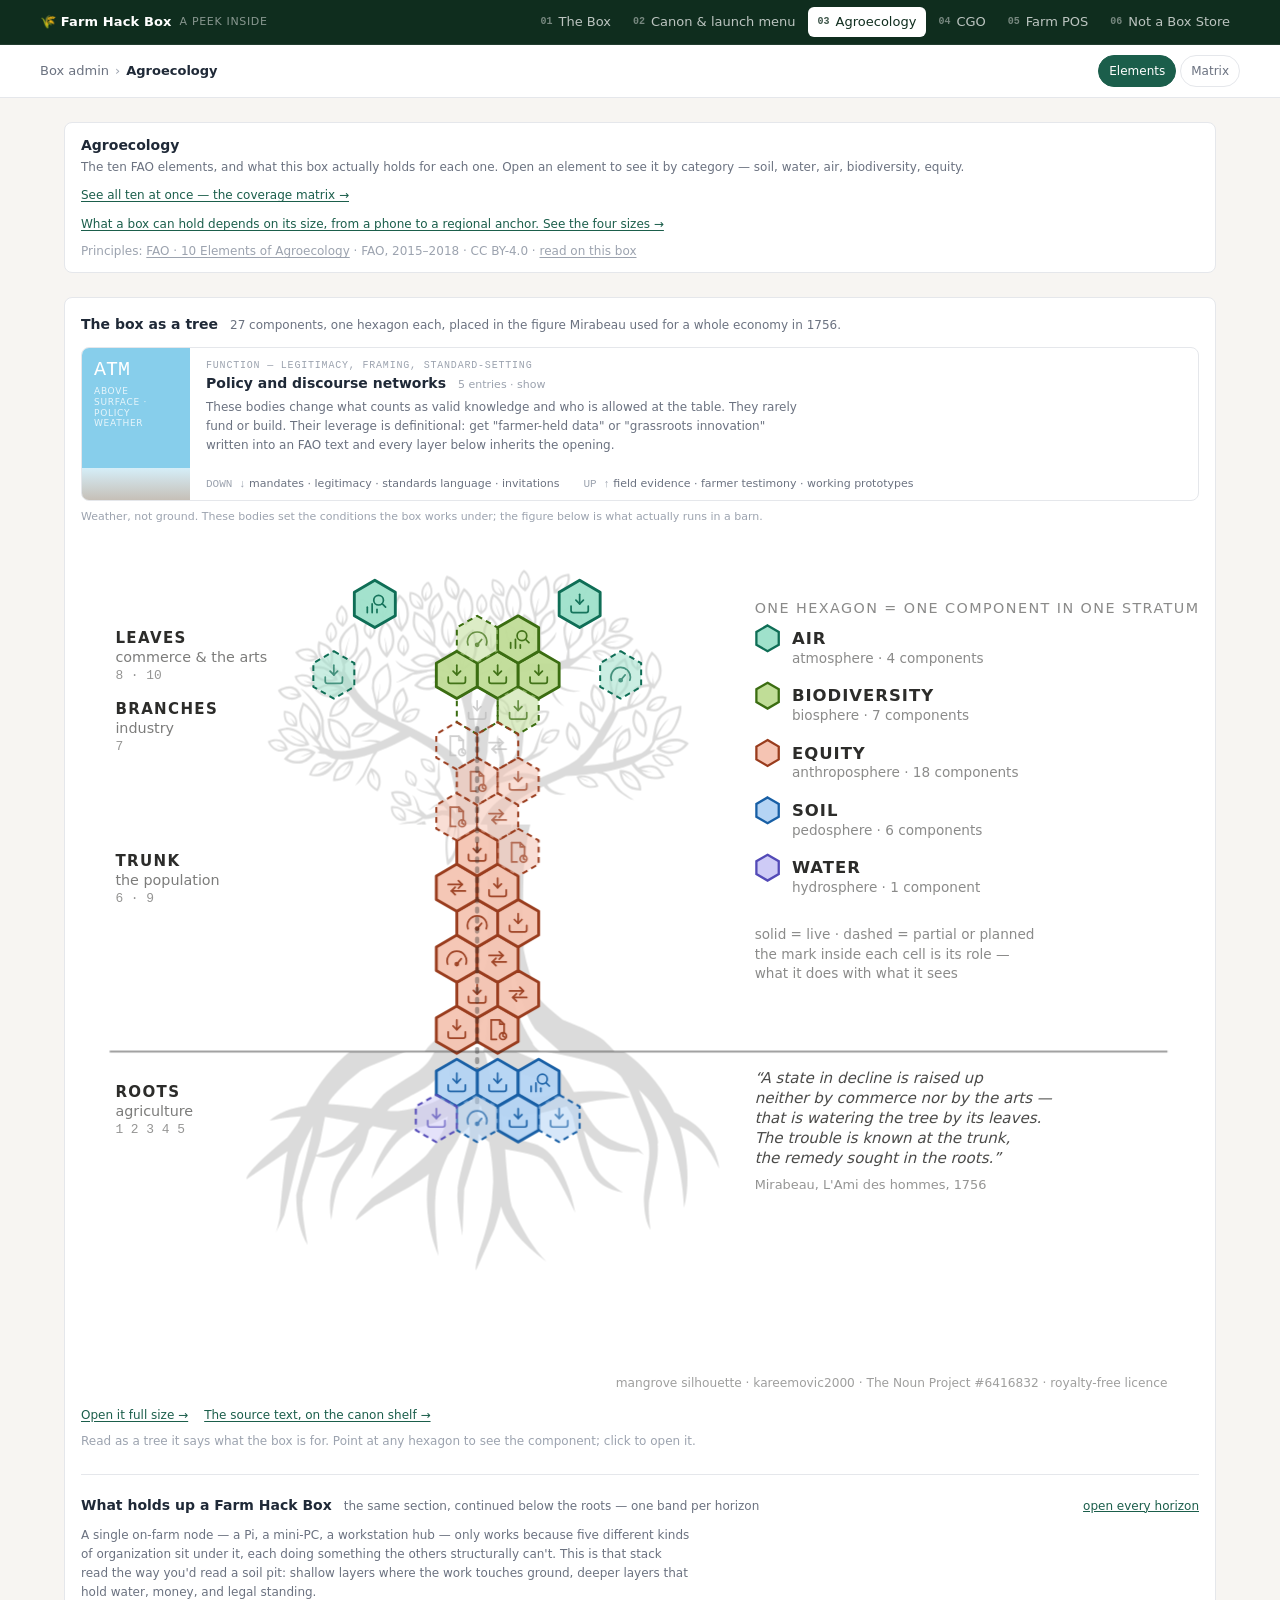
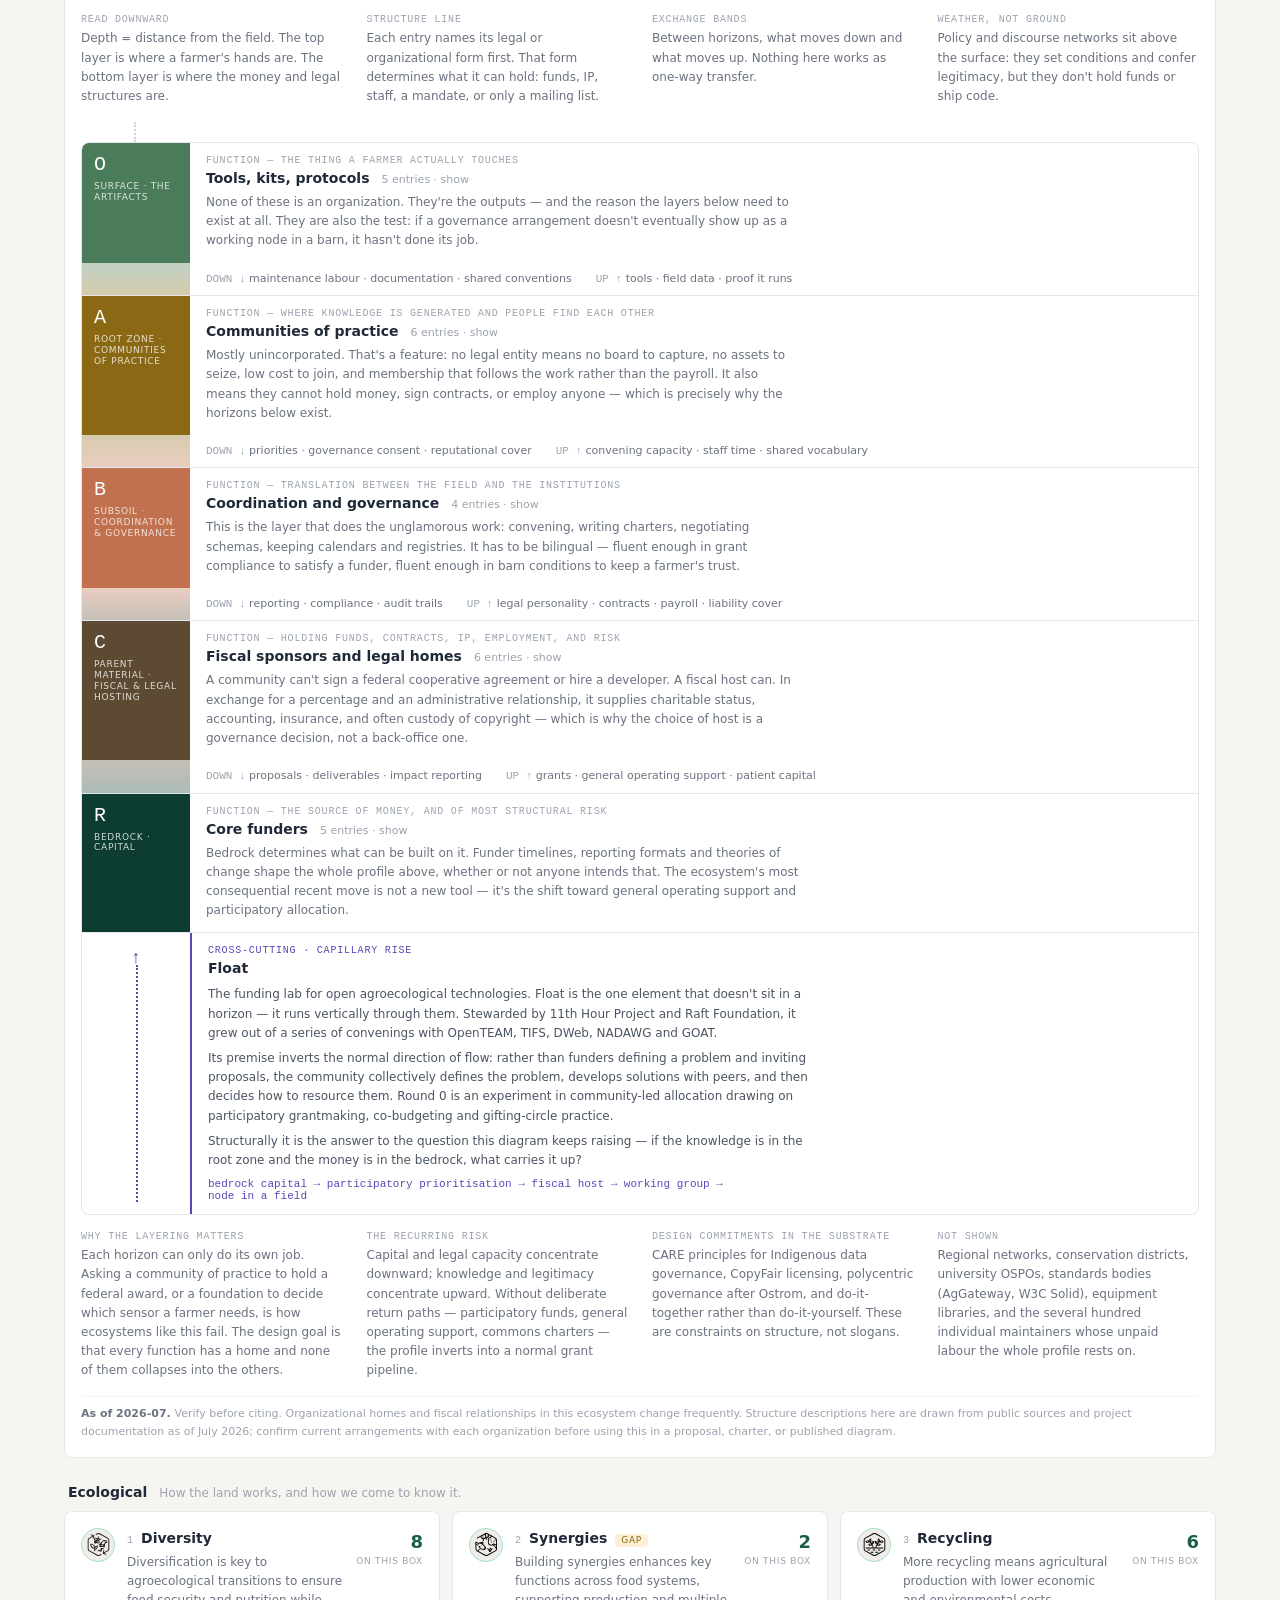
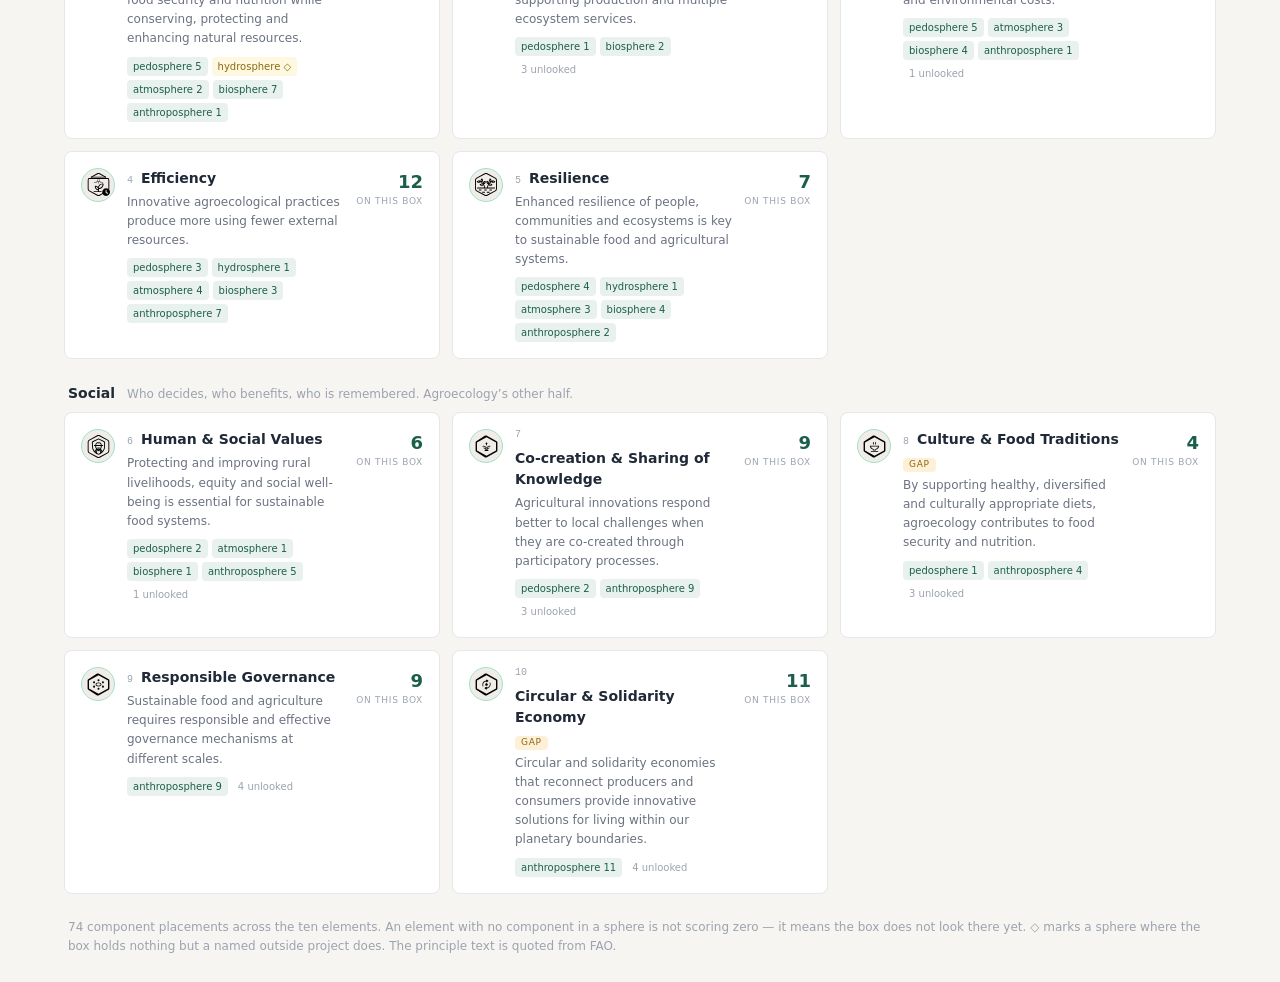
<file: agroecology.html>
<!doctype html>
<html lang="en">
<head>
<meta charset="utf-8">
<meta name="viewport" content="width=device-width,initial-scale=1,viewport-fit=cover">
<title>Agroecology — Farm Hack Box</title>
<meta name="description" content="The ten FAO elements of agroecology, and what a Farm Hack Box actually holds for each one.">
<link rel="icon" href="data:image/svg+xml,%3Csvg xmlns='http://www.w3.org/2000/svg' viewBox='0 0 100 100'%3E%3Ctext y='.9em' font-size='90'%3E🌾%3C/text%3E%3C/svg%3E">
<link rel="stylesheet" href="assets/peek.css">
<script src="assets/peek.js" defer></script>
<link rel="stylesheet" href="assets/app.css">
</head>
<body data-peek="agroecology">

<svg width="0" height="0" style="position:absolute" aria-hidden="true"><defs><symbol id="r-i-role-capture" viewBox="0 0 24 24" fill="none" stroke="currentColor" stroke-width="1.6" stroke-linecap="round" stroke-linejoin="round"><path d="M12 3v9"/><path d="M8.5 8.5L12 12l3.5-3.5"/><path d="M4 14v4a2 2 0 0 0 2 2h12a2 2 0 0 0 2-2v-4"/></symbol>
<symbol id="r-i-role-analyse" viewBox="0 0 24 24" fill="none" stroke="currentColor" stroke-width="1.6" stroke-linecap="round" stroke-linejoin="round"><path d="M5 20v-5"/><path d="M9.5 20v-8"/><path d="M14 20v-3"/><circle cx="15.5" cy="8.5" r="4.5"/><path d="M18.8 11.8L22 15"/></symbol>
<symbol id="r-i-role-interpret" viewBox="0 0 24 24" fill="none" stroke="currentColor" stroke-width="1.6" stroke-linecap="round" stroke-linejoin="round"><path d="M3.5 17a9 9 0 1 1 17 0"/><path d="M12 17l4.2-5"/><circle cx="12" cy="17" r="1.4"/></symbol>
<symbol id="r-i-role-govern" viewBox="0 0 24 24" fill="none" stroke="currentColor" stroke-width="1.6" stroke-linecap="round" stroke-linejoin="round"><path d="M6 3h8l4 4v8"/><path d="M6 3v18h5"/><path d="M14 3v4h4"/><circle cx="17" cy="18" r="3.2"/><path d="M17 15.6v2.4l1.6 1"/></symbol>
<symbol id="r-i-role-exchange" viewBox="0 0 24 24" fill="none" stroke="currentColor" stroke-width="1.6" stroke-linecap="round" stroke-linejoin="round"><path d="M4 9h13"/><path d="M13.5 5.5L17 9l-3.5 3.5"/><path d="M20 15H7"/><path d="M10.5 11.5L7 15l3.5 3.5"/></symbol>
<symbol id="r-i-book" viewBox="0 0 24 24" fill="none" stroke="currentColor" stroke-width="1.6" stroke-linecap="round" stroke-linejoin="round"><path d="M4 19.5A2.5 2.5 0 016.5 17H20"/><path d="M6.5 2H20v20H6.5A2.5 2.5 0 014 19.5v-15A2.5 2.5 0 016.5 2z"/></symbol></defs></svg>

<header class="appbar">
  <div class="appbar-inner">
    <nav class="crumbs" aria-label="Breadcrumb">
      <a href="/admin">Box admin</a><span>›</span><span id="crumb"><b>Agroecology</b></span>
    </nav>
    <div class="tabs" id="tabs">
      <a href="#/" data-v="list">Elements</a>
      <a href="#/matrix" data-v="matrix">Matrix</a>
    </div>
  </div>
</header>

<main id="view" aria-live="polite"></main>

<template id="tree-svg"><svg xmlns="http://www.w3.org/2000/svg" viewBox="0 0 780 600" width="100%" role="img"
     aria-label="A tree assembled from hexagonal cells, one cell per component this box holds, each carrying its role mark. Air cells in the surround, a crown of biodiversity, a trunk of equity — the population — a record-layer vein through it, soil cells in the roots and a single water cell at the water table.">
  <title>The tree, one hexagon per component — le tronc est la Population</title>
  <defs><symbol id="i-role-capture" viewBox="0 0 24 24" fill="none" stroke="currentColor" stroke-width="1.6" stroke-linecap="round" stroke-linejoin="round"><path d="M12 3v9"/><path d="M8.5 8.5L12 12l3.5-3.5"/><path d="M4 14v4a2 2 0 0 0 2 2h12a2 2 0 0 0 2-2v-4"/></symbol>
    <symbol id="i-role-analyse" viewBox="0 0 24 24" fill="none" stroke="currentColor" stroke-width="1.6" stroke-linecap="round" stroke-linejoin="round"><path d="M5 20v-5"/><path d="M9.5 20v-8"/><path d="M14 20v-3"/><circle cx="15.5" cy="8.5" r="4.5"/><path d="M18.8 11.8L22 15"/></symbol>
    <symbol id="i-role-interpret" viewBox="0 0 24 24" fill="none" stroke="currentColor" stroke-width="1.6" stroke-linecap="round" stroke-linejoin="round"><path d="M3.5 17a9 9 0 1 1 17 0"/><path d="M12 17l4.2-5"/><circle cx="12" cy="17" r="1.4"/></symbol>
    <symbol id="i-role-govern" viewBox="0 0 24 24" fill="none" stroke="currentColor" stroke-width="1.6" stroke-linecap="round" stroke-linejoin="round"><path d="M6 3h8l4 4v8"/><path d="M6 3v18h5"/><path d="M14 3v4h4"/><circle cx="17" cy="18" r="3.2"/><path d="M17 15.6v2.4l1.6 1"/></symbol>
    <symbol id="i-role-exchange" viewBox="0 0 24 24" fill="none" stroke="currentColor" stroke-width="1.6" stroke-linecap="round" stroke-linejoin="round"><path d="M4 9h13"/><path d="M13.5 5.5L17 9l-3.5 3.5"/><path d="M20 15H7"/><path d="M10.5 11.5L7 15l3.5 3.5"/></symbol>
    <symbol id="i-book" viewBox="0 0 24 24" fill="none" stroke="currentColor" stroke-width="1.6" stroke-linecap="round" stroke-linejoin="round"><path d="M4 19.5A2.5 2.5 0 016.5 17H20"/><path d="M6.5 2H20v20H6.5A2.5 2.5 0 014 19.5v-15A2.5 2.5 0 016.5 2z"/></symbol>
    <symbol id="i-book-stack" viewBox="0 0 24 24" fill="none" stroke="currentColor" stroke-width="1.6" stroke-linecap="round" stroke-linejoin="round"><path d="M3 4h12v16H3z"/><path d="M3 8h12"/><path d="M3 12h12"/><path d="M3 16h12"/><path d="M17 6l4 1v14l-4-1z"/></symbol></defs>

  <defs>
    <clipPath id="silc0"><rect x="0" y="60" width="1200" height="580"/></clipPath>
    <clipPath id="silc1"><rect x="0" y="640" width="1200" height="210"/></clipPath>
    <clipPath id="silc2"><rect x="0" y="850" width="1200" height="310"/></clipPath>
    <!-- defined once, used three times: the path is 142 KB -->
    <path id="silpath" d="m781.36 124.82h-0.015625 0.027344-0.011719zm-81.688-22.191c-0.003907 0.003907-0.007813 0.007813-0.011719 0.015626 2.207 1.9297 3.9336 4.0781 5.1797 6.4375 2.2812 4.0508 3.4922 8.6641 3.625 13.836-0.050782 4.4219-1.832 8.875-5.3359 13.352h-0.019531c0.03125-0.73828 0.046875-1.4961 0.050781-2.2734 0.007812-0.88281 0-1.6055-0.019531-2.1758-0.058594-1.2773-0.125-2.2891-0.19922-3.0391-0.023438-0.35156-0.089844-0.94922-0.19922-1.793l-0.16797-1.0898c-0.12109-0.72656-0.25781-1.4609-0.41797-2.1992-0.32031-1.4805-0.71484-2.9805-1.1914-4.5l-0.37109-1.1445c-0.082032 0.058594-0.12109 0.24609-0.11328 0.55859 0.19141 3.3828 0.29297 5.3711 0.30078 5.9727 0.03125 1.2539 0.011718 2.2109-0.058594 2.8711-0.20703 1.7695-0.45312 3.4023-0.74219 4.8984-0.14844 0.78516-0.30859 1.5742-0.48828 2.3633-0.11719 0.50391-0.22266 0.95703-0.32031 1.3594-1.707-1.5625-3.1641-3.0781-4.3711-4.5508-1.9688-2.6445-3.0469-5.6406-3.2305-8.9883-0.19922-4.1289 0.90625-8.4297 3.3086-12.898 1.1836-2.3945 2.7656-4.7305 4.7422-7.0117zm92.473 8.2266 0.042969 0.039063c-0.007813 0-0.011719 0.003906-0.019532 0.003906 0.4375 3.3203 0.30078 6.457-0.40625 9.4219-1.0898 5.1914-3.5234 10.055-7.2969 14.59-3.3789 3.7617-8.2656 6.2422-14.66 7.4453 0.58984-0.61719 1.1797-1.2617 1.7773-1.9336 0.67188-0.75 1.2109-1.3789 1.6172-1.8828 0.91016-1.1406 1.6133-2.0586 2.1133-2.7539 0.24609-0.32031 0.64062-0.88281 1.1797-1.6914l0.67578-1.0586c0.44531-0.71484 0.87891-1.4492 1.2969-2.2031 0.83984-1.5078 1.6289-3.0938 2.3633-4.7539l0.54297-1.25h-0.070313c-0.10938 0.035157-0.26172 0.16406-0.44922 0.38281-2.375 3.043-3.7891 4.8281-4.2344 5.3516-0.91406 1.1016-1.6523 1.9062-2.207 2.418-1.5078 1.3594-2.9492 2.5742-4.3242 3.6406-0.71484 0.5625-1.4492 1.1172-2.1953 1.6602-0.48047 0.34375-0.91016 0.65625-1.2969 0.92969-0.28906-2.6289-0.39844-5.0273-0.32422-7.1953 0.30078-3.75 1.6289-7.1289 3.9922-10.141 2.9375-3.6914 7.1172-6.5469 12.539-8.5742 2.8164-1.1602 5.9297-1.9766 9.3438-2.4453zm-92.93-13.73h-0.0625c-1.0117 1-1.9219 2.0195-2.7383 3.0586l-0.066406-0.011719c-0.003906 0-0.011719-0.007812-0.015625-0.011719-2.1133 2.4805-3.8203 5.0352-5.125 7.6602-2.7188 5.0742-3.9609 10.051-3.7266 14.93 0.23047 4.1758 1.5898 7.9414 4.0898 11.293 1.8359 2.2578 4.2031 4.6016 7.0938 7.0273 0.99609 0.83594 2.0586 1.6797 3.1797 2.5352 1.0117-0.96484 1.9961-1.9336 2.9492-2.9023-0.027343-0.019531-0.050781-0.039062-0.074218-0.058593 5.1797-5.8242 7.793-11.77 7.8398-17.836-0.15234-5.8242-1.5273-11.055-4.1289-15.684-1.4375-2.7344-3.4219-5.2188-5.9531-7.457-1-0.88672-2.0859-1.7344-3.2617-2.543zm96.664 8.6602c-1.6172 0.097657-3.168 0.28516-4.6484 0.56641l-0.046874-0.0625c-0.003907-0.007813-0.003907-0.015625-0.007813-0.023438-3.6758 0.53906-7.0625 1.4453-10.152 2.7188-6.1484 2.3047-10.957 5.6367-14.43 9.9961-2.9453 3.75-4.6094 8.0078-4.9883 12.762-0.125 3.3203 0.14063 7.1055 0.79688 11.359 0.22656 1.4688 0.5 2.9922 0.82031 4.5703 1.5938-0.066406 3.1641-0.15625 4.7109-0.26953-0.007813-0.035156-0.011719-0.070312-0.019532-0.10938 8.8242-1.0938 15.539-4.2266 20.141-9.3945 4.2539-5.1133 7.0078-10.629 8.2578-16.555 0.82812-3.4297 0.99609-7.0547 0.50781-10.879-0.1875-1.5117-0.48438-3.0547-0.88281-4.6328zm-160.77 15.676v0.015625c2.7344 0.50781 5.1758 1.4258 7.332 2.75 3.8164 2.1953 7.0273 5.3672 9.6367 9.5156 2.0977 3.6367 2.7969 8.1367 2.0977 13.492-0.33203-0.625-0.6875-1.2578-1.0664-1.8984-0.41797-0.72656-0.77344-1.3125-1.0664-1.7656-0.66406-1.0117-1.2109-1.8047-1.6328-2.3789-0.1875-0.27344-0.52734-0.73047-1.0273-1.3633l-0.66406-0.80859c-0.44922-0.53125-0.91797-1.0625-1.4062-1.5938-0.97266-1.0508-2.0195-2.0781-3.1445-3.0859l-0.80078-0.70703h-0.0625c-0.007813 0.097656 0.054687 0.25 0.1875 0.46484 1.7891 2.6602 2.832 4.2344 3.1328 4.7188 0.63281 1.0078 1.0781 1.7969 1.3398 2.3672 0.68359 1.543 1.2734 2.9922 1.7617 4.3516 0.25781 0.71094 0.50391 1.4297 0.74219 2.1602 0.14844 0.46484 0.27734 0.88672 0.39453 1.2578h-0.019531c-2.1406-0.44531-4.0547-0.97656-5.7383-1.5898-2.8828-1.2031-5.207-3.125-6.9766-5.7617-2.1562-3.2734-3.3359-7.3086-3.5352-12.113-0.19141-2.5195-0.03125-5.1875 0.47656-8zm-118.63 31.309v0.007812-0.003906 0.003906zm-0.003906-0.007813v0.003906h0.003906v0.007813-0.003906 0.007812h-0.003906zm0.011719-0.011719v0.011719-0.003906 0.011719-0.007813 0.011719l-0.003907-0.003906v-0.003907 0.015625-0.011718 0.003906-0.007813 0.003907-0.011719 0.003906-0.003906h0.003907v0.003906zm-0.023438 0.039063-0.003906 0.003906v0.003906l0.003906 0.003907zm0.015625 0.003906 0.003906 0.003906v0.003907l-0.003906-0.003907zm-0.027344-0.011719 0.003907 0.003906 0.003906 0.011719v-0.007812l0.003906 0.007812v-0.007812h0.011719v0.015625l-0.003906-0.003906v-0.011719h-0.003906v0.003906l0.003906 0.007813-0.003906 0.003906v-0.015625l-0.003907 0.015625v-0.003906 0.003906l-0.003906-0.003906s-0.003906 0.003906-0.007813 0.007812v-0.019531 0.007812-0.007812 0.007812zm0.03125 0.015625v0.007813h0.003907l-0.007813 0.007812v-0.011718 0.003906l0.003906 0.003906zm0.003907-0.003906v0.023437-0.023437 0.011719zm-0.023438 0.011719v0.011718zm115.62-35.605-0.050781 0.03125c-0.33984 1.3047-0.59375 2.5742-0.75391 3.8125l-0.0625 0.027344c-0.003906 0-0.011719-0.003907-0.019531-0.003907-0.52344 3.0391-0.67969 5.9453-0.47266 8.7148 0.23828 5.4453 1.6289 10.102 4.1758 13.961 2.2031 3.293 5.1328 5.7031 8.7891 7.2305 2.5898 0.95313 5.6445 1.7188 9.1719 2.2969 1.2188 0.19922 2.4922 0.375 3.8203 0.53125 0.35938-1.2773 0.69141-2.5391 1-3.7891-0.03125-0.003906-0.0625-0.007813-0.089844-0.011719 1.4062-7.25 0.66406-13.359-2.2266-18.32-2.9414-4.6758-6.5898-8.2695-10.941-10.785-2.4922-1.5352-5.3125-2.6016-8.4531-3.2031-1.2461-0.23828-2.5391-0.40234-3.8867-0.49219zm-94.508-1.4492c3.3164 1.5117 6.2227 3.2852 8.7227 5.3203 4.8828 3.7031 8.2539 7.875 10.109 12.512 1.4766 3.7734 1.7969 7.6055 0.95703 11.5-0.58203 2.2188-1.4219 4.6172-2.5195 7.1953-0.30469-0.39453-0.65234-0.83984-1.0312-1.3359-0.58984-0.77734-1.1641-1.5625-1.7227-2.3516-1.0664-1.5-2.1602-3.1719-3.2734-5.0117-0.40625-0.6875-0.91016-1.7305-1.5-3.125-0.29297-0.66406-1.1836-2.9023-2.668-6.7148-0.125-0.28125-0.23438-0.45703-0.33594-0.52734h-0.066407l0.16406 1.4141c0.23828 1.9102 0.55469 3.7578 0.94531 5.5391 0.19531 0.89062 0.41016 1.7695 0.64453 2.6289l0.36719 1.2812c0.29688 0.98438 0.52344 1.6758 0.67578 2.0742 0.29297 0.85547 0.73047 2 1.3047 3.4336 0.26172 0.63281 0.61719 1.4336 1.0703 2.4023 0.39453 0.85156 0.78906 1.6719 1.1914 2.4609h-0.054687c-6.0781-3.1562-10.25-7.1484-12.52-11.973-2.4492-5.75-3.4336-11.422-2.9531-17.016 0.17969-3.2188 1-6.4453 2.4531-9.6758-0.003906-0.003906-0.011719-0.007812-0.019532-0.007812zm-42.219 11.434c1.5938 2.3086 2.8164 4.6328 3.668 6.9648 1.7695 4.3789 2.3516 8.4688 1.7461 12.27-0.51172 3.0781-1.8125 5.7422-3.9062 7.9844-1.2656 1.2383-2.7656 2.4922-4.5078 3.7656-0.046875-0.38281-0.10156-0.8125-0.16016-1.2891-0.082031-0.75-0.14844-1.4922-0.20703-2.2383-0.11328-1.4141-0.17578-2.9492-0.1875-4.6055 0.003906-0.61719 0.082031-1.5078 0.24219-2.6641 0.066406-0.55469 0.36328-2.3867 0.88672-5.4922 0.035156-0.28906 0.019531-0.46484-0.046875-0.52734l-0.46094 1.0195c-0.59375 1.3555-1.1172 2.7031-1.5625 4.0391-0.22266 0.66406-0.42578 1.332-0.60937 1.9961l-0.26563 0.98828c-0.19141 0.76953-0.3125 1.3125-0.37109 1.6367-0.14453 0.68359-0.30859 1.6133-0.49219 2.7891-0.078125 0.52344-0.16016 1.1914-0.24219 2.0117-0.074219 0.72656-0.13672 1.4414-0.18359 2.1328-2.7969-4.5078-3.9961-8.8164-3.5898-12.922 0.64844-4.7695 2.2383-8.9102 4.7656-12.422 1.3906-2.0586 3.2031-3.8672 5.4453-5.4336-0.003906 0-0.003906-0.003906-0.003906-0.003906zm39.973-17.715-0.074218 0.035156c-0.87891 1.4727-1.6484 2.9453-2.3086 4.4219-1.6562 3.7266-2.5898 7.457-2.7969 11.184-0.53125 6.3867 0.57812 12.82 3.332 19.297 3.0938 6.6445 8.9492 11.863 17.566 15.664-0.019531 0.03125-0.039062 0.066406-0.054687 0.10156 1.5352 0.58984 3.1016 1.1602 4.6953 1.7188 0.80469-1.5039 1.543-2.9688 2.2227-4.3867 1.9609-4.1172 3.3789-7.8789 4.2656-11.281 1.0664-4.9375 0.67578-9.7578-1.1719-14.461-2.1914-5.4766-6.0508-10.32-11.586-14.531-2.7461-2.2305-5.9023-4.1797-9.4688-5.8438-0.003906 0.007813-0.007812 0.015625-0.011718 0.023437l-0.066407 0.042969c-1.418-0.73438-2.9336-1.3945-4.543-1.9844zm-39.043 12.664c-1.1641 0.62891-2.2578 1.3008-3.2734 2.0156-2.5664 1.8125-4.6562 3.9102-6.2656 6.293-2.8789 4.0156-4.6836 8.7109-5.418 14.082-0.57812 5.6172 1.2344 11.387 5.4375 17.301-0.027343 0.015625-0.054687 0.03125-0.078124 0.046875 0.78125 0.99609 1.5898 1.9922 2.4297 2.9883 1.125-0.67969 2.1914-1.3555 3.2031-2.0273 2.918-1.9453 5.3438-3.8711 7.2734-5.7734 2.6562-2.8477 4.3008-6.1914 4.9375-10.031 0.71094-4.4883 0.070312-9.2148-1.9258-14.188-0.9375-2.5625-2.2539-5.0977-3.957-7.6055-0.007813 0.003907-0.011719 0.007813-0.019531 0.007813l-0.058594 0.003906c-0.65234-1.043-1.3906-2.0781-2.2227-3.1055zm142.79 48.172v0.003906l-0.003906 0.003906-0.003906 0.007813v-0.007813l-0.003906 0.007813v-0.007813 0.003906l-0.003907 0.003907-0.003906 0.011719 0.011719 0.003906h0.011718c0-0.003906-0.003906-0.011719-0.003906-0.015625zm0.003906 0v0.027344-0.003907 0.011719l0.003907 0.011719v-0.019531h0.007812l0.007813 0.003906-0.003906-0.003906v-0.007813l-0.003907-0.003906v-0.003907l-0.003906-0.003906v-0.003906l-0.003906 0.011719v-0.015625zm-204.82 6.668-0.003906 0.003907 0.003906 0.003906zm-0.015625 0.003907v0.007812h0.003906zm0.003906 0.003906v0.003906zm0.003906-0.003906-0.003906 0.011719 0.003906-0.003907zm-0.003906 0.003906v0.007813zm0.011719 0.003906v0.003907-0.003907zm0-0.007812v0.007812l0.003906 0.003907v-0.007813h-0.003906zm-0.011719 0.011719m0.011719-0.003907v0.011719zm-0.003906-0.011719v0.003907l-0.003907 0.003906v0.007813l0.003907 0.003906v0.027344zm25.566-28.016v0.015624c2.9219 0.375 5.5625 1.1953 7.9219 2.4648 4.168 2.0938 7.7578 5.2539 10.766 9.4844 2.4258 3.6992 3.4414 8.3867 3.043 14.055h-0.0625c-0.375-0.60938-0.76953-1.2305-1.1914-1.8555-0.48828-0.74219-0.89844-1.3398-1.2344-1.8008-0.76172-1.0312-1.3867-1.8359-1.8672-2.418-0.21484-0.28125-0.60547-0.74219-1.1719-1.3828l-0.75-0.8125c-0.50391-0.53906-1.0312-1.0703-1.582-1.5977-1.0898-1.0547-2.2617-2.082-3.5117-3.082l-0.89062-0.69922h-0.0625c-0.007813 0.10156 0.070312 0.26172 0.22266 0.48828 2.0547 2.7031 3.2539 4.3047 3.5977 4.8047 0.73047 1.0234 1.25 1.8281 1.5586 2.418 0.82031 1.5898 1.5273 3.0898 2.125 4.4961 0.31641 0.73828 0.625 1.4844 0.91797 2.2422 0.1875 0.48438 0.35156 0.92188 0.49609 1.3125-2.3008-0.34766-4.3633-0.79297-6.1875-1.3398-3.1211-1.1016-5.6992-2.9922-7.7266-5.6758-2.4805-3.3281-3.9688-7.5273-4.4688-12.598-0.35547-2.6562-0.34766-5.4844 0.015625-8.4922zm-3.457-4.3281-0.054687 0.039063c-0.28125 1.3945-0.46875 2.7578-0.56641 4.082l-0.0625 0.023438h-0.019531c-0.37109 3.25-0.36328 6.332 0.023437 9.2461 0.57812 5.7461 2.332 10.586 5.2578 14.52 2.5312 3.3477 5.7734 5.7188 9.7344 7.1133 2.7969 0.84766 6.0742 1.4766 9.8398 1.875 1.3008 0.14062 2.6562 0.25 4.0703 0.33203 0.30469-1.3711 0.57812-2.7266 0.82812-4.0703-0.027344 0-0.054688-0.003907-0.078125-0.003907h-0.015625c1.0508-7.7539-0.10156-14.168-3.4648-19.246-3.3867-4.7656-7.4609-8.3477-12.223-10.742-2.7266-1.4727-5.7734-2.4336-9.1328-2.8789-1.3281-0.17969-2.707-0.27734-4.1367-0.28906zm337.48 7.4492c0.96875 2.8984 1.5469 5.6914 1.7344 8.3906 0.52734 5.1133-0.097656 9.5664-1.875 13.359-1.4648 3.0664-3.6289 5.457-6.4922 7.1719-1.6953 0.91406-3.6445 1.7734-5.8516 2.5742 0.066406-0.41016 0.14062-0.875 0.22266-1.3945 0.14062-0.80859 0.29297-1.6094 0.45703-2.4023 0.30859-1.5117 0.70703-3.1367 1.1953-4.8711 0.1875-0.64844 0.53906-1.5508 1.0547-2.7109 0.23828-0.5625 1.1016-2.3867 2.582-5.4805 0.10547-0.23828 0.15234-0.41016 0.13281-0.51172h-0.070312l-0.74219 0.875c-1.0312 1.2383-1.9805 2.4883-2.8477 3.75-0.43359 0.63281-0.84766 1.2656-1.2422 1.9023l-0.57422 0.95703c-0.43359 0.74609-0.72656 1.2812-0.87891 1.6016-0.35937 0.67188-0.8125 1.5938-1.3633 2.7695-0.23828 0.52344-0.52344 1.1992-0.85547 2.0312-0.28906 0.71094-0.55859 1.4102-0.80859 2.0898h-0.050781c-1.543-5.5273-1.4883-10.363 0.16406-14.516 2.1211-4.7891 5.0312-8.6367 8.7344-11.551 2.0703-1.7305 4.5078-3.0742 7.3164-4.0352zm-183.98 1.5156c1.9141 2.1367 3.4531 4.332 4.6211 6.582 2.3555 4.207 3.4766 8.2773 3.3555 12.207-0.11719 3.1836-1.0938 6.0508-2.9219 8.5938-1.1172 1.418-2.4766 2.8828-4.0781 4.3984-0.097656-0.38281-0.20703-0.80859-0.32812-1.2852-0.17969-0.75-0.34766-1.4961-0.5-2.2383-0.30078-1.418-0.5625-2.9648-0.78906-4.6445-0.078126-0.625-0.10938-1.5352-0.10156-2.7266 0-0.57422 0.0625-2.4648 0.1875-5.6797 0-0.29688-0.039063-0.47656-0.11328-0.53125l-0.33594 1.0938c-0.42969 1.4531-0.78125 2.8828-1.0586 4.293-0.14062 0.70312-0.26172 1.4062-0.36328 2.1016l-0.13672 1.0352c-0.09375 0.80469-0.14844 1.375-0.16406 1.7109-0.058594 0.71094-0.10547 1.6758-0.14062 2.8906-0.007813 0.53906-0.003906 1.2266 0.019531 2.0664 0.015625 0.75 0.046875 1.4766 0.085938 2.1875-3.418-4.207-5.1875-8.418-5.3086-12.629 0.039062-4.9141 1.1133-9.3164 3.2188-13.203 1.1406-2.2656 2.7461-4.3359 4.8125-6.207-0.003906-0.007812-0.007812-0.011719-0.011719-0.015625zm186.47-6.5156c-1.4102 0.30469-2.7539 0.67969-4.0312 1.1211-3.2344 1.1211-6.0508 2.6836-8.4531 4.6914-4.2188 3.332-7.5234 7.6953-9.9141 13.094-2.2969 5.6992-2.1406 12.277 0.46875 19.73-0.03125 0.007812-0.0625 0.015625-0.097656 0.027344 0.51953 1.2773 1.0664 2.5625 1.6406 3.8594 1.3828-0.37109 2.7031-0.75391 3.9609-1.1523 3.6445-1.1562 6.7578-2.4414 9.3516-3.8477 3.6328-2.1758 6.3633-5.1758 8.1875-9 2.0977-4.4766 2.8516-9.6172 2.2617-15.418-0.20703-2.9648-0.82031-6.0117-1.8398-9.1484-0.007813 0-0.015625 0.003907-0.023437 0.003907l-0.066407-0.015625c-0.36328-1.2852-0.82422-2.5938-1.3867-3.918zm-51.82-30.258v0.046875c1.7188 4.4922 2.9062 8.6719 3.5547 12.531 1.0625 8.4297 1.5312 14.617 1.3984 18.559-0.16406 6.1172-0.61328 10.609-1.3477 13.48-1.6992 6.3008-3.2734 10.48-4.7266 12.539-2.8203 4.4805-8.2656 9.8203-16.336 16.023-0.16406-1.2305-0.25391-2.4805-0.27344-3.7461l-0.066407 0.003907c-0.027343-0.046875 0.26562-2.7305 0.87891-8.0508-0.09375 0 1.0703-6.0469 3.4883-18.141 0.23828-1.5312 0.27734-2.3477 0.10547-2.4453h-0.066407c-1.2539 2.9062-2.5508 6.8086-3.8828 11.707-1.5977 6.4414-2.7852 12.406-3.5703 17.902l-0.36328 0.8125-3.7305-13.449c-0.33984-1.2617-0.62891-2.4727-0.86719-3.6367-0.67188-2.7773-1.1016-6.9102-1.2773-12.391 0.015625-3.7969 0.40625-7.0352 1.1719-9.7109 0.875-3.4297 2.6602-7.4258 5.3555-11.988 2.0742-3.3203 4.582-6.4883 7.5195-9.4961 3.8633-3.6914 6.3086-5.8594 7.3359-6.5039 1.793-1.3906 3.6914-2.7383 5.6992-4.0469zm-390.46 45.949c2.6719 0.71094 5.0703 1.6641 7.1992 2.8594 4.125 2.1445 7.1797 4.8281 9.1602 8.0547 1.5859 2.6289 2.3164 5.4531 2.1914 8.4766-0.15234 1.7305-0.47266 3.6289-0.96094 5.6953-0.28125-0.25391-0.59766-0.54297-0.94531-0.86328-0.53906-0.50391-1.0703-1.0195-1.5859-1.5391-0.99219-0.98438-2.0195-2.0898-3.0898-3.3203-0.39453-0.46484-0.90234-1.1797-1.5234-2.1445-0.30469-0.46094-1.2539-2.0195-2.8516-4.6758-0.12109-0.1875-0.22266-0.30078-0.30469-0.34766h-0.066406l0.30469 1.0391c0.42578 1.3945 0.89844 2.7344 1.418 4.0195 0.26172 0.64062 0.53516 1.2695 0.82031 1.8828l0.4375 0.91016c0.34766 0.69531 0.60547 1.1836 0.76953 1.4609 0.33203 0.60156 0.80078 1.4023 1.418 2.4023 0.27734 0.4375 0.64453 0.99219 1.1094 1.6562 0.40625 0.59375 0.81641 1.168 1.2227 1.7148-4.9766-1.582-8.6289-4.0391-10.953-7.3672-2.5664-3.9805-4.0273-8.0938-4.3867-12.336-0.28125-2.4258-0.082031-4.9414 0.58984-7.5469h-0.015625zm256.1-14.41c-1.1016 0.78516-2.1172 1.6094-3.0547 2.4648-2.3711 2.1719-4.2148 4.5664-5.5352 7.1914-2.3945 4.4414-3.6133 9.4297-3.6641 14.969 0.14453 5.7656 2.7266 11.375 7.75 16.82-0.023438 0.019531-0.046875 0.039062-0.070313 0.058594 0.92188 0.90625 1.8711 1.8086 2.8477 2.7109 1.0508-0.83203 2.0469-1.6523 2.9805-2.4648 2.707-2.3516 4.918-4.6172 6.625-6.793 2.3203-3.2305 3.5508-6.832 3.6992-10.801 0.14062-4.6406-1.1211-9.3516-3.7891-14.125-1.2812-2.4766-2.9453-4.875-4.9922-7.1953-0.007812 0.003906-0.011719 0.007812-0.019531 0.011719l-0.0625 0.011718c-0.79297-0.97266-1.6758-1.9258-2.6523-2.8594zm-212.36 11.645c-0.003906 0.003907-0.007813 0.007813-0.011719 0.015626 2.207 1.9336 3.9336 4.082 5.1758 6.4414 2.2852 4.0508 3.4922 8.6602 3.6289 13.832-0.050781 4.4258-1.832 8.8789-5.3438 13.363h-0.011718c0.03125-0.74219 0.046875-1.5039 0.050781-2.2852 0.007813-0.88281 0-1.6094-0.019531-2.1758-0.058594-1.2734-0.125-2.2891-0.20312-3.0391-0.019531-0.35156-0.085938-0.94922-0.19922-1.793l-0.16406-1.0898c-0.12109-0.72656-0.25781-1.4609-0.41797-2.1992-0.32031-1.4805-0.71484-2.9766-1.1914-4.4961l-0.37109-1.1484c-0.082031 0.0625-0.12109 0.25-0.11719 0.5625 0.19531 3.3789 0.29688 5.3672 0.30469 5.9688 0.03125 1.2578 0.011719 2.2148-0.058594 2.8711-0.20703 1.7695-0.45312 3.4023-0.74219 4.8984-0.14844 0.78516-0.3125 1.5742-0.48828 2.3633-0.11719 0.50781-0.22266 0.96094-0.32031 1.3633-1.7109-1.5664-3.168-3.082-4.3711-4.5508-1.9688-2.6445-3.0469-5.6406-3.2305-8.9922-0.19922-4.1289 0.90625-8.4297 3.3086-12.898 1.1836-2.3906 2.7656-4.7266 4.7383-7.0117zm-46.219-1.6367-0.050782 0.03125c-0.47266 1.2188-0.85547 2.418-1.1562 3.6055-0.76172 3-0.98047 5.9062-0.66016 8.7148 0.42188 4.8438 2.0742 9.5078 4.9648 13.996 3.1641 4.5703 8.2109 7.7227 15.137 9.457-0.007813 0.027344-0.019531 0.054688-0.027344 0.082031 1.2227 0.24219 2.4648 0.46875 3.7266 0.67578 0.41016-1.2266 0.77734-2.4102 1.1016-3.5586 0.9375-3.3281 1.5156-6.3203 1.7422-8.9805 0.16016-3.8242-0.75-7.3789-2.7305-10.656-2.3398-3.8125-5.8477-6.9336-10.523-9.3711-2.3398-1.3164-4.9453-2.3672-7.8242-3.1562-0.003906 0.007812-0.003906 0.011718-0.007812 0.019531l-0.042969 0.042969c-1.1562-0.36719-2.3711-0.66797-3.6484-0.90234zm164.93-5.5508 0.35547 0.74219c2.6758 5.2969 4.2891 9.5781 4.8359 12.84 0.77344 3.9258 0.63281 7.4648-0.41797 10.613-0.52734 1.7109-1.3789 3.6719-2.5625 5.8828-1.0352 1.7305-2.1992 3.4414-3.4883 5.1328-0.48828 0.98047-3.6641 3.9219-9.5234 8.832 0.67188-5.2969 1.1602-8.6406 1.4688-10.035 0.25-1.1133 1.5703-5.9805 3.9609-14.605 0.17578-0.71094 0.23828-1.1055 0.17969-1.1914h-0.066406c-2.0469 4.2227-3.7656 8.4102-5.1484 12.57l-0.97266 3.1133c-0.60938 2.0703-1.1367 4.1328-1.5781 6.1875-0.44141 2.0547-0.80078 4.1016-1.0742 6.1406-2.2773-10.828-2.4141-19.391-0.41016-25.688 2.1914-7.7656 7.0039-14.609 14.441-20.535zm321.45-16.82v0.046875c2.0352 1.8867 3.8398 3.7891 5.418 5.6992 2.6016 3.3516 4.2109 5.7539 4.832 7.2109 1.2617 3.2891 1.9609 5.3398 2.0938 6.1562 0.39062 1.4648 0.73047 3 1.0234 4.6016 0.58203 2.9453 0.96484 6.6602 1.1523 11.152-0.035156 2.6328-0.23047 4.9766-0.58594 7.0352-0.085938 0.55469-0.25391 1.4531-0.50391 2.6992-0.070313 0.39453-0.46094 1.8203-1.1719 4.2695-0.015624 0.50781-0.054687 0.82031-0.12109 0.94531 0.19141 0.25391-2.3047 4.5469-7.4844 12.879l-0.47656-1.0117-0.54297-3.625c-0.52344-5.4766-1.1484-11.414-1.8711-17.801-0.27344-1.8008-0.54297-3.6016-0.81641-5.3984-0.16797-1.0664-0.57422-3.1836-1.2188-6.3555-0.074218-0.5-0.14453-1-0.21875-1.5h-0.066406l0.10156 1.3555c0.30469 3.1211 0.61328 6.2461 0.91797 9.3711 0.20312 2.6133 0.32031 4.4766 0.35156 5.5938 0.050781 1.5078 0.082031 2.8516 0.085938 4.0312l0.03125 14.367-0.066407 0.011719-0.12109 1.5938c-2.6562-3.2617-4.3828-5.6641-5.1797-7.2031-1.1836-2.0078-2.207-4.082-3.0742-6.2188-2.9648-7.3164-3.7852-15.402-2.4531-24.258 0.72266-4.4297 1.8203-8.5781 3.2969-12.449 0.21484-0.69531 1.3672-3.2227 3.4531-7.5781 0.95703-1.8594 2.0273-3.7344 3.2148-5.6211zm-162.74-0.44141v0.046875c3.4023 3.3164 5.5898 5.6953 6.5547 7.1367 1.4609 1.9141 2.6914 3.8398 3.6953 5.7773 0.53906 1.2695 1.0273 2.6016 1.4688 4.0039 1.0117 3.6172 1.5586 5.8672 1.6445 6.7539 0.58594 2.9453 0.96875 6.6641 1.1562 11.148 0.027344 1.7656-0.15234 3.9922-0.52734 6.6719-0.14453 0.92188-0.33203 1.9414-0.5625 3.0625-0.070312 0.39844-0.46094 1.8203-1.1758 4.2734l-0.046875 0.67578c0.11719 0.48828-2.2891 4.6953-7.2266 12.625-0.046876-0.10156-0.085938-0.15234-0.12109-0.15234-0.015625 0-0.027344 0.007813-0.035156 0.023438l-2.1328-9.6758c-0.65625-3.3867-1.3164-6.7734-1.9766-10.16-0.32812-1.5-0.65625-2.5547-0.99219-3.1602h-0.007813c-0.17969 0-0.26172 0.21094-0.24219 0.625 0.058594 4.0469 0.17969 7.7812 0.35547 11.203 0.14453 3.1094 0.61328 7.4531 1.418 13.031h-0.003906c-1.6523-1.8672-3.1367-3.8047-4.4531-5.8086-2.1953-3.5625-3.582-6.1797-4.168-7.8555-3.0898-7.5352-3.9531-15.73-2.5859-24.594 0.71875-4.4258 1.8203-8.5781 3.293-12.449 0.875-2.1406 2.0273-4.668 3.457-7.582 0.95703-1.8633 2.0273-3.7344 3.2148-5.6211zm-40.09 18.891v0.046875c5.3789 3.5312 9.6797 7.9453 12.906 13.242 1.6016 2.8203 2.8555 6.1016 3.7617 9.8516 0.85938 3.3672 1.293 6.7812 1.3047 10.242-0.007812 1.5352-0.10938 3.0469-0.30469 4.5352-0.57422 3.3047-1.0391 5.2734-1.3906 5.8984-1.5469-2.9141-2.6016-5.0508-3.168-6.4102l-7.1758-17.969c-0.65234-1.4531-1.2891-2.625-1.918-3.5156l-0.066406 0.007812 3.0586 10.207c0.98437 3.2344 1.9844 6.3359 3.0078 9.3047 1.7656 4.8164 3.3086 8.4023 4.6289 10.75-6.0547-3.7617-10.727-8.5977-14.012-14.504-2.5312-5.043-3.875-10.02-4.0234-14.93-0.22656-5.7227 0.90234-11.309 3.3906-16.758zm-237.79 0.058593h-0.0625c-1.0117 1-1.9219 2.0195-2.7383 3.0586l-0.066406-0.011718c-0.003906-0.007813-0.011719-0.011719-0.019531-0.015626-2.1094 2.4844-3.8164 5.0352-5.1211 7.6641-2.7188 5.0703-3.9609 10.047-3.7266 14.926 0.22656 4.1758 1.5898 7.9414 4.0898 11.293 1.8359 2.2617 4.2031 4.6016 7.0898 7.0273 1 0.83594 2.0625 1.6836 3.1836 2.5391 1.0117-0.96484 1.9961-1.9336 2.9492-2.9023-0.027344-0.019532-0.050782-0.039063-0.078126-0.058594 5.1836-5.8281 7.7969-11.773 7.8438-17.836-0.15234-5.8281-1.5273-11.055-4.1289-15.684-1.4375-2.7344-3.4219-5.2227-5.9531-7.4609-1-0.88672-2.0859-1.7305-3.2617-2.5391zm106.25 50.449v0.011719-0.003906l-0.003906 0.003906zm0.003907 0.007813v0.011718zm0.003906 0.007812 0.003906 0.011719-0.003906 0.003906zm0-0.007812v0.011718-0.003906 0.019532-0.019532l-0.003906 0.011719v-0.015625 0.011719-0.011719zm0.007813 0 0.003906 0.003906v0.007812-0.007812h0.003906v0.003906l0.003906 0.003906v0.027344l-0.003906-0.003906v0.003906-0.015625 0.007813-0.007813l-0.003906 0.007813v-0.015625 0.007812-0.015625l-0.003906 0.003906v0.003907-0.011719 0.011719-0.011719 0.007812l-0.003907 0.007813v-0.015625 0.011719-0.011719zm364.81 1.0938h0.003906l0.027344 0.011718h-0.023438zm-0.003907 0v0.019531h-0.003906l-0.003906 0.003906-0.003907 0.007813v-0.011719l0.003907-0.003906v-0.003907 0.007813-0.011719h0.003906v-0.003906 0.007812l0.003906-0.007812zm-235.17-58.535v0.046874c-4.0938 6.9258-6.2305 14.062-6.4062 21.406-0.0625 7.7031 1.8477 14.809 5.7266 21.328 4.2031 6.8867 10.793 12.707 19.77 17.465 0.50391-0.59766 1.5117-2.5977 3.0156-6.0117 0.54297-1.3906 1.0039-2.8203 1.375-4.2852 0.75-2.7344 1.1602-6.0117 1.2305-9.832-0.039062-4.4609-0.70703-8.8672-2-13.223-0.69922-2.3477-1.3438-4.207-1.9258-5.5781-0.17188-0.5-1.1133-2.2266-2.8281-5.1719-0.92969-1.4102-1.9492-2.7734-3.0586-4.0898-0.44531-0.71484-2.3086-2.582-5.5859-5.5938-2.75-2.3438-5.8516-4.4961-9.3125-6.4609zm-60.535-4.293v0.027343c3.4062 3.3359 5.5938 5.7227 6.5586 7.1562 1.4609 1.9141 2.6953 3.8398 3.6953 5.7773 0.33203 0.55078 1.0273 2.6016 2.0898 6.1523 0.39062 1.4688 0.73047 3.0039 1.0234 4.6016 0.58203 2.9492 0.96875 6.668 1.1562 11.152-0.035156 2.6328-0.23047 4.9805-0.58984 7.0391-0.085938 0.55469-0.25391 1.4531-0.5 2.6953-0.29297 1.2109-0.6875 2.6367-1.1758 4.2734 0.011719 0.32422-0.03125 0.63672-0.12109 0.94531-0.71484 1.8242-3.2969 6.25-7.7422 13.285-1.3359-4.6211-2.4531-9.9102-3.3438-15.871-0.37109-2.3281-0.67969-7.1406-0.92969-14.426-0.58984 5.4141-0.74219 9.4258-0.46484 12.031 0.10938 1.7422 0.21484 3.0547 0.31641 3.9375 0.91016 7.3164 1.4375 11.75 1.582 13.301l0.41406 2.5859c-1.7852-1.8906-3.3711-3.8633-4.75-5.918-0.69531-1.0234-1.3477-2.0625-1.9609-3.125l-0.87891-1.6055c-0.56641-1.0781-1.0859-2.1758-1.5625-3.293-3.1836-7.6367-4.1445-15.777-2.8789-24.426 0.375-3.3633 1.5078-7.7305 3.3945-13.094 0.875-2.1406 2.0273-4.6641 3.4531-7.5742 0.96094-1.8672 2.0312-3.7422 3.2148-5.6289zm101.53-15.012v0.042969c-2.4023 3.3203-4.1094 5.9883-5.125 8.0117-1.3555 2.4844-2.7031 5.25-4.0469 8.2969-1.2344 3.2109-2.2109 6-2.9297 8.3633-0.67578 2.6484-1.1953 5.1016-1.5586 7.3594-0.41016 2.5234-0.64844 5.0117-0.71484 7.457-0.066406 2.4492 0.035156 4.8594 0.3125 7.2305l0.54297 3.5273c0.83984 4.5312 2.4766 9.1719 4.9102 13.93 1.207 2.2422 3.25 5.2266 6.125 8.9492 0.77734 0.96094 1.9766 2.2656 3.5938 3.9062l-0.0625 0.09375 3.0039 2.6523 0.8125 0.44141c7.5352-11.707 11.727-18.719 12.574-21.027 0.44141-1.25 0.83203-2.5156 1.1758-3.7969 0.23437-0.625 0.63672-2.582 1.207-5.8828 0.38672-2.6641 0.57422-5.3945 0.56641-8.1875-0.43359-9.3047-2.1172-17.238-5.043-23.789-3.2695-5.9805-8.3828-11.84-15.344-17.578zm162.74 0.4375v0.046875c-2.4023 3.3203-4.1133 5.9883-5.125 8.0117-1.3594 2.4844-2.707 5.25-4.0508 8.2969-1.793 4.8047-2.7656 7.5938-2.9258 8.3633-0.67578 2.6484-1.1953 5.1016-1.5625 7.3594l-0.48438 3.7578c-0.23828 2.4883-0.30469 4.9375-0.19922 7.3438 0.10156 2.4102 0.37891 4.7852 0.82422 7.1172 0.83984 4.5234 2.4766 9.168 4.9102 13.926 1.207 2.2422 3.25 5.2227 6.125 8.9453 0.78125 0.96484 1.9766 2.2656 3.5938 3.9102-0.023437 0.035156-0.042968 0.0625-0.0625 0.09375l3.0039 2.6523 0.8125 0.44141c7.5352-11.711 11.727-18.719 12.574-21.023 0.88281-2.5 1.5703-5.0664 2.0547-7.6992 0.24609-1.3125 0.4375-2.6445 0.58203-3.9922 0.27344-3.3984 0.37891-5.457 0.3125-6.1758-0.42969-9.3086-2.1133-17.238-5.043-23.797-3.2656-5.9805-8.3828-11.84-15.34-17.578zm-525.06 49.309c0 0.003906-0.003906 0.007812-0.007812 0.011718 2.207 1.9336 3.9297 4.082 5.1758 6.4453 2.2812 4.0508 3.4922 8.6602 3.6289 13.832-0.054687 4.418-1.8281 8.8633-5.3281 13.336h-0.03125c0.03125-0.73047 0.050781-1.4844 0.054688-2.2578 0.007812-0.88281 0-1.6094-0.019532-2.1758-0.058594-1.2773-0.12891-2.2891-0.20312-3.0391-0.019531-0.35156-0.085937-0.94922-0.19922-1.793l-0.16406-1.0898c-0.12109-0.72656-0.26172-1.4609-0.42188-2.1992-0.31641-1.4805-0.71484-2.9766-1.1914-4.5l-0.36719-1.1445c-0.085937 0.0625-0.12109 0.24609-0.11719 0.5625 0.19531 3.3789 0.29297 5.3672 0.30078 5.9688 0.035156 1.2539 0.015625 2.2109-0.054687 2.8711-0.20703 1.7695-0.45313 3.4023-0.74219 4.8984-0.14844 0.78516-0.3125 1.5742-0.48828 2.3633-0.11719 0.50391-0.22656 0.95703-0.32031 1.3594-1.7109-1.5625-3.168-3.0781-4.3711-4.5469-1.9727-2.6445-3.0469-5.6445-3.2305-8.9922-0.19922-4.1289 0.90234-8.4297 3.3086-12.898 1.1836-2.3906 2.7617-4.7305 4.7383-7.0117zm259.81-42.074v0.046875c-2.4023 3.3164-4.1094 5.9883-5.125 8.0117-1.3555 2.4844-2.707 5.25-4.0469 8.293-1.5312 3.2227-3.0156 8.3164-4.4492 15.289-0.85938 5.4844-1.0078 10.527-0.44141 15.125 0.27734 2.3711 0.72266 4.7031 1.3438 6.9961 0.61719 2.293 1.4102 4.5469 2.3711 6.7617l1.5742 3.2969c2.4102 4.1445 4.0859 6.7617 5.0273 7.8594 2.0391 2.4531 3.6562 4.25 4.8516 5.3984-0.019531 0.03125-0.039063 0.0625-0.058594 0.09375l3.0703 2.707c0.19531 0.14844 0.44141 0.27734 0.74609 0.38672 7.5352-11.711 11.723-18.719 12.574-21.027 0.88281-2.5 1.5664-5.0664 2.0547-7.6953 0.24219-1.3164 0.43359-2.6484 0.57812-3.9961 0.27344-3.3984 0.37891-5.457 0.31641-6.1758-0.43359-9.3047-2.1172-17.238-5.0469-23.797-3.2695-5.9766-8.3828-11.836-15.34-17.574zm-260.27 36.57-0.0625 0.003906c-1.0117 0.99609-1.9258 2.0156-2.7422 3.0547l-0.066407-0.011719c-0.003906-0.003906-0.007812-0.007812-0.015625-0.011718-2.1094 2.4805-3.8203 5.0352-5.1211 7.6641-2.7188 5.0703-3.9609 10.047-3.7266 14.926 0.22656 4.1758 1.5898 7.9375 4.0898 11.293 1.8359 2.2578 4.1992 4.6016 7.0898 7.0273 1 0.83594 2.0586 1.6836 3.1836 2.5391 1.0117-0.96484 1.9922-1.9336 2.9492-2.9062-0.027344-0.015624-0.050781-0.035156-0.078125-0.058593 5.1836-5.8242 7.7969-11.77 7.8438-17.836-0.15234-5.8242-1.5312-11.055-4.1289-15.68-1.4375-2.7383-3.4219-5.2227-5.9531-7.4609-1-0.88672-2.0859-1.7344-3.2617-2.543zm123.91-15.898v0.046875c1.6562 1.4102 3.8438 3.7891 6.5586 7.1367 1.4609 1.9141 2.6914 3.8398 3.6953 5.7734 0.53906 1.2695 1.0273 2.6055 1.4688 4.0039 0.28125 0.61719 0.82812 2.8711 1.6445 6.7539 0.58203 2.9453 0.96484 6.6641 1.1562 11.152-0.035156 2.6367-0.23047 4.9844-0.58984 7.0391-0.085938 0.55469-0.25 1.4531-0.50391 2.6953-0.066406 0.39453-0.46094 1.8203-1.1719 4.2695-0.019532 0.51562-0.054688 0.82422-0.11328 0.92969 0.14453 0.27344-2.0156 4.0391-6.4805 11.289-0.28516-0.22266-0.57031-0.44922-0.85547-0.67578-1.875-4.6914-3.043-8.082-3.5078-10.168-0.69531-2.4844-1.3203-5.5508-1.875-9.1992-0.32812-1.9922-0.57031-4.8125-0.72266-8.4648-0.058594-1.8867-0.082031-3.6328-0.074219-5.2344 0.050781-2.2109 0.14844-4.4805 0.30078-6.8125l-0.074218-0.015625c-0.89453 6.2852-1.3672 10.645-1.4102 13.074-0.17578 3.332-0.19141 6.5391-0.050782 9.625 0.13281 3.2227 0.49609 6.5391 1.0859 9.9414l0.78906 3.7891c0.42969 1.7969 0.93359 3.5352 1.5078 5.2227l-0.0625 0.011719 0.29688 1.3828c-1.6367-1.8477-3.1016-3.7617-4.3984-5.7461-0.64844-0.99219-1.2539-2.0039-1.8164-3.0273-1.3359-2.6016-2.0859-4.1836-2.25-4.7422-3.0195-7.4102-3.8555-15.543-2.5117-24.402 0.72266-4.4258 1.8203-8.5742 3.2969-12.445 0.21875-0.69922 1.3672-3.2266 3.4531-7.5781 0.96094-1.8633 2.0312-3.7383 3.2148-5.625zm49.105 67.16h0.003906-0.003906zm426.84-20.012c1.9219 0 3.8945 0.23437 5.9141 0.70703 0-0.007813 0.003906-0.015625 0.003906-0.019531l0.035157 0.042968c-0.76953 3.2266-1.8398 6.1328-3.2148 8.7188-2.4453 5.0078-5.5703 8.75-9.3828 11.223-3.0039 1.918-6.2539 2.8789-9.75 2.8789-0.11328 0-0.22656 0-0.33594-0.003907-2.082-0.12891-4.3672-0.45703-6.8594-0.98047 0.30078-0.34375 0.63281-0.73047 1.0078-1.1562 0.58984-0.66406 1.1914-1.3125 1.793-1.9492 1.1523-1.2188 2.4492-2.4844 3.8945-3.8008 0.54297-0.48828 1.3828-1.1172 2.5234-1.8906 0.54297-0.37891 2.3828-1.5664 5.5195-3.5586 0.26172-0.18359 0.40625-0.32812 0.42188-0.44141h-0.066406l-1.1875 0.38281c-1.6641 0.55078-3.2539 1.1562-4.7773 1.8164-0.76172 0.33594-1.5039 0.67969-2.2305 1.0391l-1.0781 0.55469c-0.82422 0.4375-1.3984 0.76172-1.7227 0.96875-0.71875 0.41406-1.6641 1-2.8438 1.7656-0.51562 0.34766-1.168 0.80469-1.9531 1.3789-0.6875 0.5-1.3477 0.99609-1.9805 1.4922h-0.027343c1.7461-6 4.5781-10.438 8.4922-13.32 4.6953-3.1953 9.582-5.0742 14.656-5.6328 1.0352-0.14453 2.0859-0.21484 3.1484-0.21484zm-476.92-54.492v0.050781c-2.418 2.8281-5.4727 8.2617-9.1719 16.305-1.2383 3.2148-2.2148 6-2.9297 8.3633-0.67969 2.6484-1.1992 5.1016-1.5586 7.3555-0.41016 2.5273-0.64844 5.0156-0.71875 7.4648-0.066406 2.4453 0.039063 4.8555 0.31641 7.2266l0.54297 3.5273c0.89453 4.6641 2.4766 9.1758 4.7422 13.527 2.4141 4.1445 4.0898 6.7617 5.0312 7.8594 2.0391 2.457 3.6562 4.2539 4.8516 5.3984l-0.058594 0.09375 3.0039 2.6562 0.8125 0.44141c7.5352-11.715 11.727-18.723 12.574-21.027 0.87891-2.5 1.5664-5.0664 2.0547-7.6992 0.24219-1.3125 0.43359-2.6445 0.58203-3.9961 0.13281-0.65234 0.23437-2.7109 0.30859-6.1758-0.42969-9.3047-2.1094-17.238-5.0391-23.793-3.2695-5.9766-8.3828-11.836-15.344-17.578zm325.74 39.016 0.15234 0.69922c1.2812 5.7305 1.8633 10.145 1.75 13.234-0.078125 3.9141-1.0664 7.4805-2.9609 10.699-2.9766 4.3828-6.0781 7.6953-9.2969 9.9375-2.4141 1.6836-7.1172 4.1406-14.117 7.3711 0.16797-5.4336 0.69922-10.383 1.5898-14.844 0.66016-3.4453 2.0859-7.1016 4.2852-10.973 4.1953-6.9648 10.395-12.34 18.598-16.125zm151.2 10.98c-1.2578 0-2.4961 0.082031-3.7188 0.25391-5.793 0.64844-11.336 2.7695-16.633 6.3672-5.3789 3.9297-9.0078 10.07-10.879 18.422-0.03125-0.007812-0.066406-0.019531-0.097656-0.027343-0.25781 1.4727-0.48828 2.9688-0.70312 4.4883 1.4805 0.45312 2.918 0.85547 4.3047 1.2109 4.0117 1.0234 7.6172 1.6289 10.809 1.8203 0.14453 0 0.28906 0.003906 0.43359 0.003906 4.4258 0 8.5117-1.1992 12.258-3.5938 4.5-2.918 8.1406-7.2148 10.922-12.891 1.5078-2.8438 2.6914-6.0039 3.5469-9.4727-0.003906-0.003906-0.011718-0.007813-0.023437-0.011719l-0.050781-0.046875c0.40625-1.3984 0.72656-2.8672 0.97266-4.4062l-0.039063-0.054687c-1.4727-0.53125-2.9258-0.95703-4.3555-1.2812-2.3008-0.52344-4.5508-0.78125-6.7461-0.78125zm-238.26 32.926-0.027344 0.003906-0.023437 0.007813 0.027344 0.003906 0.027343 0.007812v-0.007812l-0.003906-0.003906zm-302.2-27.562c-0.003907 0.003906-0.003907 0.011719-0.007813 0.015625 2.207 1.9336 3.9336 4.082 5.1758 6.4414 2.2852 4.0547 3.4922 8.6641 3.6289 13.832-0.054687 4.4336-1.8398 8.8945-5.3594 13.379 0.03125-0.74609 0.050781-1.5117 0.054687-2.2969 0.007813-0.88281 0-1.6094-0.023437-2.1758-0.058594-1.2773-0.125-2.2891-0.19922-3.0391-0.019531-0.35156-0.085938-0.94922-0.19922-1.793l-0.16797-1.0898c-0.11719-0.73047-0.25781-1.4609-0.41797-2.1992-0.31641-1.4805-0.71484-2.9805-1.1914-4.5l-0.37109-1.1445c-0.082031 0.0625-0.11719 0.24609-0.11328 0.55859 0.19141 3.3789 0.29297 5.3711 0.30078 5.9727 0.035157 1.2539 0.015626 2.2109-0.054687 2.8711-0.20703 1.7695-0.45312 3.4023-0.74219 4.8984-0.14844 0.78516-0.3125 1.5742-0.48828 2.3633-0.11719 0.50391-0.22656 0.95703-0.32031 1.3594-1.7109-1.5625-3.168-3.082-4.3711-4.5508-1.9727-2.6445-3.0469-5.6406-3.2344-8.9922-0.19531-4.1289 0.90625-8.4258 3.3125-12.898 1.1836-2.3906 2.7617-4.7266 4.7383-7.0117zm330.48-6.9141v0.046876c5.7773 3.9023 10.113 8.3945 13.012 13.477 1.4805 2.5352 2.7148 5.7969 3.6953 9.7812 0.83594 3.2422 1.2578 6.6914 1.2656 10.359-0.042968 3.8125-0.6875 7.4766-1.9375 10.988l-2.5742-4.5781-6.043-12.082-1.5391-2.9141-0.066406 0.007812c1.4922 4.707 2.6172 8.0547 3.3789 10.043 0.875 2.4453 2.168 5.4609 3.8789 9.0391h-0.066407l0.46094 1.2656-0.0625 0.015625c-5.9531-4.1445-10.289-8.8828-13.012-14.219-1.0938-2.1211-1.957-4.3711-2.5859-6.75-0.68359-3.0312-1.0273-4.8867-1.0234-5.5703-0.15625-1.3242-0.22656-2.6016-0.21484-3.8242 0.019532-4.9922 1.1641-10.023 3.4336-15.086zm13.438 45.461 0.019532 0.003906-0.007813 0.003906v0.011719l-0.003906-0.015625-0.003907 0.011719v-0.015625 0.011719zm209.93 2.1289v0.046875l-0.007813 0.003907h-0.011719l-0.003906 0.003906zm-554.3-46.176-0.0625 0.003906c-1.0117 0.99609-1.9258 2.0156-2.7383 3.0547l-0.066406-0.011719c-0.007813-0.003906-0.011719-0.007812-0.019531-0.011719-2.1133 2.4805-3.8203 5.0352-5.1211 7.6602-2.7188 5.0742-3.9609 10.047-3.7266 14.93 0.22656 4.1758 1.5898 7.9375 4.0898 11.293 1.8359 2.2578 4.1992 4.6016 7.0898 7.0234 1 0.83984 2.0586 1.6836 3.1836 2.543 1.0117-0.96484 1.9922-1.9336 2.9453-2.9062-0.023437-0.019531-0.046875-0.039062-0.074219-0.058594 5.1836-5.8242 7.7969-11.77 7.8438-17.836-0.15234-5.8281-1.5312-11.055-4.1289-15.684-1.4375-2.7344-3.4219-5.2227-5.9531-7.4609-1-0.88281-2.0859-1.7305-3.2617-2.5391zm-80.438 14.492c1.9141 2.1328 3.4531 4.3242 4.6211 6.5781 2.3555 4.207 3.4766 8.2773 3.3555 12.207-0.11719 3.1836-1.0938 6.0508-2.9219 8.5977-1.1211 1.4141-2.4805 2.8789-4.0781 4.3945-0.097656-0.37891-0.20703-0.80859-0.32812-1.2852-0.17969-0.74609-0.34766-1.4922-0.5-2.2383-0.30078-1.418-0.5625-2.9688-0.78906-4.6445-0.078126-0.625-0.10938-1.5352-0.10156-2.7266 0-0.57031 0.0625-2.4648 0.1875-5.6797 0-0.29688-0.035156-0.47656-0.11328-0.53125l-0.33594 1.0938c-0.42578 1.4531-0.78125 2.8867-1.0586 4.293-0.14062 0.70703-0.26172 1.4062-0.36328 2.1016l-0.13672 1.0391c-0.09375 0.80078-0.14844 1.3711-0.16406 1.707-0.058594 0.71094-0.10547 1.6758-0.14062 2.8906-0.007813 0.53906 0 1.2266 0.019531 2.0703 0.015625 0.74609 0.046875 1.4766 0.085938 2.1836-3.418-4.207-5.1875-8.418-5.3086-12.629 0.039062-4.918 1.1133-9.3164 3.2188-13.203 1.1406-2.2656 2.7461-4.3359 4.8125-6.2109-0.003906 0-0.007812-0.003906-0.011719-0.007813zm379.36 32.555h0.003906v0.011719l-0.003906 0.007812v-0.019531zm199-40.039 0.085937 0.019531-0.007812 0.007812h-0.019531 0.011718-0.011718c0.28125 1.1328 0.51953 2.2656 0.71875 3.3906 0.29297 1.7734 0.44922 2.8438 0.46094 3.2188 0.27344 3.6367 0.30469 6.2539 0.089844 7.8516-0.16797 2.0742-0.47266 4.082-0.92188 6.0234-0.22656 0.97656-0.48828 1.9297-0.78125 2.8711-0.32031 0.98828-0.625 1.8594-0.91797 2.6055l-0.50781 1.2148c-0.12891 0.40625-0.75781 1.6289-1.8828 3.6641-0.95703 1.6328-2.0742 3.2695-3.3516 4.9141-2.0742 2.5-4.9922 5.4688-8.7578 8.8984 0.15625-0.99219 0.3125-1.9805 0.46875-2.9688h-0.066406c0.99609-3.207 1.625-5.3633 1.8984-6.4688l2.2852-10.246c0.30078-1.3203 0.55078-2.5664 0.75-3.7344 0.097657-0.35938 0.0625-0.56641-0.10156-0.61328-0.042969 0.015625-0.13672 0.19141-0.27734 0.53125-0.99609 3.2617-3.0273 9.1094-6.1016 17.543l-1.7148 4.375-0.39062 0.3125c-1.7305-7.5234-2.5-12.434-2.3086-14.723 0.039063-2.2148 0.23828-4.3359 0.59766-6.3672 0.23828-1.6953 0.88672-3.9727 1.9453-6.8359 1.125-2.707 3.3516-5.4727 6.6836-8.3047 2.2852-1.7617 4.2031-3.0508 5.7461-3.8711l2.9922-1.6289zm-121.58-96.465-0.0625 0.003906c-9.2227 5.3398-16.77 11.523-22.652 18.551-1.6719 1.6172-3.9062 5.0508-6.6992 10.301-1.5039 3.1172-2.7891 6.5312-3.8516 10.242-1.1836 6.1914-1.4023 11.812-0.65234 16.863 0.28516 2.7422 0.72656 5.4062 1.3203 7.9922 4.0664 14.461 6.2617 22.805 6.582 25.031 0.36328 2.8008 0.52344 4.5664 0.47656 5.3047-0.023438 1.6836-0.37109 4.3516-1.0547 8.0039-0.80078-1.8242-1.7656-3.5898-2.8945-5.3008-1.125-1.7109-2.4141-3.3633-3.8672-4.9609l-2.3008-2.3516c-3.2305-3.0781-7.1055-5.9336-11.633-8.5625-2.9805 5.3828-4.8398 10.09-5.5781 14.129l-0.6875 6.4727 0.17188 6.1328 1.0273 5.8008 1.8828 5.457 2.7383 5.125c4.2266 6.6094 10.738 12.32 19.535 17.133 1.0898-1.5234 2.0508-3.3984 2.8828-5.625 0.69531-1.4766 1.5312-4.8086 2.5-10.004 0.62109-5.6758 0.058594-11.43-1.6797-17.258 0.75-0.054687 1.4023-0.54687 1.957-1.4727 0.35156-1.1875 0.80469-3.4492 1.3555-6.7891 0.80469-6 0.76172-10.195-0.12891-12.582 10.266-7.4062 16.836-13.133 19.711-17.172 1.3281-1.3398 3.0508-4.3359 5.1602-8.9844 1.1328-2.7734 2.0625-5.8555 2.7969-9.2344 1.4688-8.5312 1.7109-17.449 0.72266-26.754-0.6875-8.7383-3.0469-17.234-7.0781-25.492zm-277.54 82.305 1.0586 0.45312c7.2383 3.2109 14.059 7.9609 20.461 14.246 2.9102 2.8242 5.3516 5.3477 7.3242 7.5625 1.9492 2.4062 3.625 4.9219 5.0352 7.5508-0.070312 0.50781-0.027344 0.88672 0.12891 1.1406 0.25391 0.48828 0.61328 0.87109 1.0742 1.1445l-0.0625 0.015624 1.1094 2.6094c0.96484 2.6094 1.5195 4.6953 1.6602 6.2578 0.54688 4.3477 0.36328 10.387-0.55469 18.117-2.6211-4.0859-5.9922-8.8945-10.117-14.426-2.7695-3.3359-5.7695-6.7812-9-10.332-1.4922-1.6016-2.4297-2.4453-2.8086-2.5352h-0.066406c-0.003907 0.17969 0.20312 0.66406 0.62891 1.4531l2.6641 4.4961c3.1602 4.9414 5.6016 8.5977 7.3164 10.973l5.0234 8.207 2.1211 2.9766-0.046875 0.011718-13.219-7.3281c-0.88672-0.53516-2.5586-1.7266-5.0156-3.5781-4.3516-3.3984-7.7227-6.9766-10.117-10.734-3.2617-5.8203-5.2188-11.922-5.8633-18.301-0.64062-6.1172-0.21875-12.777 1.2656-19.98zm-178.95 16.406c-1.1016 0.78906-2.1172 1.6094-3.0547 2.4688-2.3711 2.168-4.2148 4.5625-5.5352 7.1836-2.3945 4.4414-3.6172 9.4336-3.6641 14.973 0.14453 5.7656 2.7266 11.375 7.75 16.824-0.023438 0.015625-0.046875 0.035156-0.070313 0.054688 0.92188 0.90625 1.8711 1.8125 2.8477 2.7109 1.0508-0.83203 2.0469-1.6523 2.9805-2.4648 2.707-2.3516 4.918-4.6172 6.625-6.7969 2.3203-3.2266 3.5508-6.8281 3.6992-10.801 0.14062-4.6367-1.1211-9.3438-3.7891-14.121-1.2812-2.4766-2.9453-4.875-4.9922-7.1953-0.007812 0.003906-0.011719 0.007812-0.019531 0.011719l-0.0625 0.011718c-0.79297-0.97266-1.6758-1.9258-2.6523-2.8594zm248.2-16.688v0.042969c1.6562 1.4141 3.8398 3.793 6.5547 7.1367 1.4648 1.918 2.6953 3.8438 3.6992 5.7812 0.53906 1.2695 1.0273 2.6016 1.4688 4.0039 1.0117 3.6172 1.5625 5.8672 1.6445 6.7539 0.58203 2.9453 0.96875 6.6641 1.1562 11.152-0.035156 2.6328-0.23047 4.9805-0.58594 7.0352-0.085938 0.55469-0.25391 1.457-0.50391 2.6992-0.070312 0.39844-0.46094 1.8242-1.1758 4.2734 0.007812 0.32812-0.03125 0.64062-0.12109 0.94141-0.69922 1.7891-3.2109 6.1094-7.5352 12.957-1.8555-7.2109-3.0469-12.941-3.5742-17.188-0.41797-2.8203-0.69531-5.0273-0.83203-6.625l-0.65625-9.9492c-0.41016 4.2227-0.62109 7.2734-0.63672 9.1562-0.074219 2.4844-0.074219 5.0039 0 7.5547 0.082031 3.3047 0.34766 7.3047 0.79688 11.996 0.27344 2.4414 0.59375 4.2773 0.96875 5.5078-1.5703-1.832-2.9844-3.7305-4.2383-5.6953-2.0859-3.4844-3.4062-6.043-3.9609-7.6797-2.9492-7.2773-3.7617-15.348-2.4336-24.207 0.72266-4.4258 1.8242-8.5742 3.2969-12.445 0.21875-0.69531 1.3672-3.2227 3.4531-7.5781 0.95703-1.8633 2.0312-3.7383 3.2148-5.625zm-272.47 63.84v0.003906h-0.003906s0-0.003906 0.003906-0.003906zm0.003907 0.027344v0.007812zm0.023437-0.015625v0.015625-0.007813 0.015625-0.011719 0.011719-0.019531 0.007812-0.011718zm-0.023437 0.015625v0.011719zm244.27 1.1992v0.011718l-0.003906-0.011718zm0.003906 0.003906v0.007812zm0.003907-0.003906h-0.003907v0.007812h0.003907l-0.003907 0.003906h0.003907zm-0.003907 0.007812v0.007812-0.003906h-0.003906v-0.003906 0.007812l0.003906-0.003906zm-0.003906 0.007812v0.011719zm335.46 0.042969h0.003906l0.003906 0.003907 0.007813 0.003906h0.003906v0.035156l-0.003906-0.011719-0.007813-0.007812-0.007812-0.015625zm-30.48-71.406v0.046875c1.4961 3.9492 2.6289 7.7852 3.3945 11.508 1.3047 11.047 1.8398 17.242 1.6094 18.586-0.375 8.2891-0.77344 12.875-1.1953 13.754-1.3008 5.6562-3.2148 10.52-5.7422 14.59-2.4961 3.6875-7.6758 8.5898-15.539 14.699 0.074218-6.1562 0.49609-11.809 1.2656-16.949 0.4375-2.9023 1.7617-9.0078 3.9688-18.316h-0.066407c-0.98437 1.9492-2.7891 6.8867-5.418 14.812l-0.625 2.3047-3.3047 14.336c-1.1367-4.0234-2.2734-8.043-3.4062-12.066l-1.0352-4.5352c-0.48828-2.4531-0.81641-6.1289-0.98828-11.023 0.019531-4.0859 0.48828-7.6602 1.4141-10.723 0.85156-3.0469 2.7891-7.0703 5.8203-12.074 4.9492-7.3867 11.566-13.699 19.848-18.949zm87.836 54.234c0.10156 0 0.19141 0.003906 0.27344 0.003906v0.042969c3.7227 0.011719 7.1602 0.38672 10.316 1.1289 1.5938 0.375 3.1328 0.84375 4.6172 1.4023l2.1875 0.91406 2.1055 1.0547 2.0234 1.1914h0.09375l-1.8125 1.9922-1.8047 1.8164c-1.2109 1.168-2.4453 2.25-3.6953 3.2461s-2.5195 1.9023-3.8047 2.7227c-1.2891 0.81641-2.5938 1.5508-3.918 2.1992l-2 0.90625c-2.6875 1.1211-5.4492 1.8945-8.2812 2.3281-2.1289 0.36328-4.3164 0.54688-6.5625 0.54688-1.0117 0-2.0391-0.039062-3.0781-0.11328-2.8867-0.25391-5.5-0.74609-7.8359-1.4727-0.625-0.10547-2.4609-0.80469-5.5039-2.0977-1.2148-0.55859-2.4258-1.1836-3.6289-1.8789l2.5039-1.0625 2.3867-0.64844c0.54297-0.14062 1.0938-0.27344 1.6445-0.40625 1.1016-0.25781 2.2188-0.5 3.3555-0.72266 5.0234-1.0352 11.625-2.0352 19.805-2.9922-1.4531-0.035157-2.8672-0.054688-4.2422-0.054688-4.418 0-8.418 0.19141-12.004 0.57422-1.9375 0.21875-3.6289 0.45703-5.0742 0.71875l-2.0273 0.39844c-2.0469 0.49609-4.0938 0.99219-6.1406 1.4883-0.28516 0.003906-0.57422 0.007812-0.86328 0.011719 2.0273-2.0273 4.0898-3.8125 6.1875-5.3594 1.0508-0.77344 2.1055-1.4844 3.1758-2.1367 2.6836-1.5234 4.3047-2.3633 4.8633-2.5234 1.9336-0.875 4.1328-1.5703 6.5859-2.0898 1.2305-0.25781 2.5234-0.47656 3.8789-0.65234 3.1797-0.31641 5.2734-0.47656 6.2734-0.47656zm-365.6-55.293v0.046874c-2.4102 2.8281-5.4688 8.2656-9.168 16.305-1.2383 3.2148-2.2148 6-2.9297 8.3672-0.67969 2.6484-1.1992 5.0977-1.5625 7.3555-0.41016 2.5273-0.64844 5.0156-0.71484 7.4648-0.066406 2.4453 0.039063 4.8555 0.31641 7.2305l0.54297 3.5273c0.89453 4.6602 2.4766 9.168 4.7422 13.523 2.4141 4.1445 4.0898 6.7656 5.0312 7.8594 2.0391 2.4531 3.6562 4.2539 4.8516 5.3945l-0.0625 0.097656 3.0742 2.707c0.19141 0.15234 0.44141 0.28125 0.74219 0.38672 7.5391-11.711 11.73-18.723 12.578-21.027 0.88281-2.5 1.5703-5.0664 2.0547-7.6992 0.24219-1.3125 0.4375-2.6445 0.58203-3.9922 0.13281-0.65234 0.23828-2.7109 0.3125-6.1758-0.43359-9.3086-2.1172-17.238-5.043-23.793-3.2695-5.9766-8.3867-11.836-15.348-17.578zm90.336 17.254v0.046875c1.6562 1.4102 3.8438 3.7891 6.5586 7.1328 1.4609 1.918 2.6914 3.8438 3.6953 5.7812 0.33203 0.54688 1.0273 2.5977 2.0898 6.1523 0.39063 1.4688 0.73047 3 1.0234 4.6016 0.58203 2.9453 0.96875 6.6641 1.1562 11.152-0.035156 2.6289-0.23047 4.9766-0.58594 7.0391-0.085937 0.55469-0.25391 1.4492-0.50391 2.6953-0.29297 1.2109-0.68359 2.6328-1.1758 4.2734-0.011719 0.5-0.054687 0.81641-0.12109 0.94531-0.72656 1.8555-3.3672 6.375-7.918 13.559l-0.046874 0.007812-0.50391-1.8398-0.066406 0.011719-0.14844-1.2344c-0.16797-1.4883-0.32031-5.0156-0.45703-10.586-0.13281-2.1484-0.23438-3.6133-0.30469-4.3945-0.10547-1.3945-0.62891-6.2344-1.5703-14.527-0.16016-1.2578-0.27734-1.9023-0.34766-1.9336h-0.003906c-0.15234 0-0.34766 3.0312-0.58594 9.0938-0.15625 4.0703-0.19922 7.3086-0.13281 9.707 0.23438 5.4727 0.79297 11.039 1.6797 16.707h-0.023437c-2.8867-3.3398-4.7656-5.8047-5.6289-7.3945-1.2852-2.0742-2.3984-4.2227-3.332-6.4414-3.1992-7.7344-4.1016-16.035-2.7109-24.902 0.72266-4.4336 1.8203-8.5859 3.2969-12.453 0.875-2.1406 2.0273-4.668 3.4531-7.5781 0.95703-1.8633 2.0312-3.7383 3.2148-5.6211zm275.84 32.641-0.007812 0.011719c-5.1992 0.12891-9.5625 0.63672-13.098 1.5195-3.8203 1.0234-6.8828 2.1797-9.1875 3.4648-3.0742 1.5234-6.5391 3.9219-10.398 7.1953-2.918 2.75-5.6406 5.6602-8.168 8.7383 4.8516 3.8984 9.7617 6.7734 14.73 8.6211 0.57031 0.26172 2.25 0.77734 5.0312 1.543 1.1094 0.26953 2.2148 0.5 3.3086 0.68359 2.1641 0.35938 4.3633 0.54688 6.5898 0.55859 3.9961-0.039062 8.0078-0.55469 12.027-1.5469 3.1836-0.84375 6.2734-2.082 9.2617-3.7109 6.8125-3.7773 13.012-9.4141 18.594-16.91-2.9219-2.4062-5.2227-4-6.9102-4.7852-2.0938-1.1289-4.3867-2.1406-6.8828-3.0391-4.4766-1.5508-9.4414-2.332-14.891-2.3438zm-461.46 6.5703c-0.003907 0.003907-0.007813 0.007813-0.011719 0.015625 2.207 1.9336 3.9336 4.0781 5.1797 6.4375 2.2812 4.0508 3.4922 8.6641 3.625 13.836-0.050782 4.4297-1.8359 8.8906-5.3555 13.379 0.03125-0.74609 0.046875-1.5117 0.050781-2.3008 0.007812-0.87891 0.003906-1.6055-0.019531-2.1758-0.058594-1.2773-0.125-2.2891-0.19922-3.0352-0.023438-0.35156-0.089844-0.95312-0.19922-1.7969l-0.16797-1.0898c-0.12109-0.72656-0.25781-1.4609-0.41797-2.1992-0.32031-1.4805-0.71484-2.9805-1.1914-4.5l-0.37109-1.1445c-0.082032 0.0625-0.12109 0.24609-0.11328 0.55859 0.19141 3.3828 0.29297 5.3711 0.30078 5.9727 0.03125 1.2539 0.011718 2.2148-0.058594 2.8711-0.20312 1.7695-0.45312 3.4023-0.74219 4.8984-0.14844 0.78516-0.30859 1.5742-0.48828 2.3672-0.11719 0.5-0.22266 0.95312-0.31641 1.3594-1.7109-1.5664-3.168-3.082-4.3711-4.5547-1.9727-2.6445-3.0508-5.6406-3.2344-8.9883-0.19531-4.1289 0.90625-8.4297 3.3086-12.898 1.1836-2.3906 2.7656-4.7305 4.7422-7.0117zm184.65-46.555v0.046875c-2.418 2.8281-5.4727 8.2656-9.1719 16.309-1.793 4.8047-2.7695 7.5898-2.9297 8.3594-0.67969 2.6484-1.1992 5.1016-1.5586 7.3633-0.41016 2.5273-0.64844 5.0117-0.71875 7.457-0.066406 2.4531 0.039062 4.8633 0.31641 7.2305l0.54297 3.5273c0.83984 4.5273 2.4766 9.1719 4.9102 13.93 1.207 2.2422 3.25 5.2266 6.125 8.9453 1.4648 1.707 2.6602 3.0117 3.5938 3.9102l-0.0625 0.09375 3.0742 2.707c0.19141 0.15234 0.4375 0.27734 0.74219 0.38672 7.5352-11.711 11.727-18.719 12.574-21.027 0.28125-0.60547 0.83203-2.5156 1.6523-5.7344 0.29297-1.3008 0.53516-2.6172 0.73047-3.9492 0.38672-2.6602 0.57422-5.3906 0.56641-8.1836-0.43359-9.3047-2.1133-17.238-5.043-23.797-3.2695-5.9727-8.3828-11.832-15.344-17.574zm-222.48 17.504v0.046875c1.6562 1.4102 3.8398 3.7891 6.5586 7.1367 1.4609 1.918 2.6914 3.8438 3.6953 5.7773 0.53516 1.2695 1.0273 2.6016 1.4648 4.0039 1.0156 3.6172 1.5625 5.8672 1.6484 6.75 0.58203 2.9492 0.96875 6.668 1.1562 11.156-0.054687 2.7539-0.23047 4.9805-0.53125 6.6719-0.14062 0.91797-0.32812 1.9375-0.5625 3.0586-0.29297 1.2148-0.68359 2.6367-1.1719 4.2734l-0.050781 0.67578c-0.89844 2.2539-3.1523 6.2188-6.7617 11.891l-0.34375-0.44531c-0.054688-0.66797-0.21094-1.7578-0.47266-3.2656-0.82031-4.5156-1.6406-9.0312-2.4609-13.547l-2.707-13.152c-0.19531-0.89062-0.35938-1.4375-0.49609-1.6367-0.003906-0.007812-0.011719-0.015625-0.015625-0.019531h-0.0625c-0.058594 0.10156-0.046875 0.58203 0.027344 1.4375l1.7617 16.867 0.52344 6.9922c0.12109 2.2031 0.19922 4.2188 0.23828 6.0469l-0.066407 0.003906c-0.23438 1.75-0.38281 2.6758-0.44141 2.7773-1.6172-1.8438-3.0703-3.7539-4.3555-5.7383-0.64453-0.98828-1.2461-1.9961-1.8047-3.0234-1.3281-2.5898-2.0742-4.168-2.2422-4.7266-3.0039-7.3828-3.832-15.5-2.4922-24.359 0.72266-4.4297 1.8242-8.5781 3.2969-12.445 0.875-2.1406 2.0273-4.668 3.4531-7.582 0.95703-1.8633 2.0312-3.7383 3.2148-5.625zm37.375 23.551h-0.0625c-1.0078 1-1.9219 2.0195-2.7383 3.0586l-0.066406-0.011719c-0.003906-0.003906-0.011719-0.011718-0.015625-0.015625-2.1133 2.4805-3.8203 5.0352-5.125 7.6602-2.7188 5.0742-3.9609 10.051-3.7266 14.93 0.23047 4.1758 1.5938 7.9414 4.0898 11.293 1.8398 2.2617 4.2031 4.6016 7.0938 7.0273 1 0.83594 2.0586 1.6836 3.1836 2.5352 1.0078-0.96484 1.9922-1.9297 2.9453-2.9023-0.023437-0.019531-0.050781-0.039062-0.074218-0.058594 5.1797-5.8242 7.7969-11.77 7.8398-17.836-0.15234-5.8242-1.5273-11.051-4.1289-15.68-1.4375-2.7344-3.4219-5.2227-5.9492-7.4609-1-0.88672-2.0898-1.7344-3.2656-2.5391zm-38.348-30.891v0.046875c-2.4023 3.3164-4.1094 5.9883-5.125 8.0078-1.3555 2.4883-2.707 5.2539-4.0469 8.2969-0.91016 2.1992-1.7773 4.6133-2.6055 7.2422-0.27734 0.75391-0.90625 3.582-1.8828 8.4844-0.41016 2.5234-0.64844 5.0117-0.71875 7.457-0.066406 2.4531 0.039063 4.8633 0.31641 7.2305l0.54297 3.5273c0.89453 4.6641 2.4766 9.1719 4.7422 13.527 2.4141 4.1445 4.0898 6.7617 5.0352 7.8555 2.0352 2.457 3.6523 4.2539 4.8477 5.4023l-0.058594 0.089844 3.0742 2.7109c0.19141 0.15234 0.4375 0.27734 0.74219 0.38281 7.5352-11.707 11.727-18.715 12.574-21.02 0.88281-2.5039 1.5664-5.0703 2.0547-7.6992 0.51953-3.3164 0.77344-5.3281 0.75781-6.0312 0.09375-1.3633 0.14062-2.7461 0.13281-4.1406-0.42969-9.3047-2.1094-17.238-5.043-23.797-3.2695-5.9766-8.3828-11.836-15.34-17.574zm-166.2 64.43c1.7734 0 3.4922 0.1875 5.1484 0.56641 3.625 0.85938 6.6914 2.6289 9.1992 5.3047 1.3711 1.6055 2.7461 3.4961 4.1211 5.6758-0.46094 0.023437-0.97656 0.050781-1.5508 0.082031-0.89844 0.039062-1.793 0.058594-2.6836 0.070312-0.26172 0.003907-0.52734 0.003907-0.79688 0.003907-1.4688 0-3.0391-0.050781-4.707-0.15625-0.73828-0.050781-1.7891-0.21484-3.1523-0.5-0.65625-0.12891-2.8164-0.62891-6.4766-1.5039-0.15625-0.03125-0.28906-0.046874-0.39062-0.046874-0.11719 0-0.19922 0.019531-0.24219 0.0625l1.1797 0.62891c1.5703 0.82031 3.1328 1.5508 4.6875 2.1875 0.77734 0.32422 1.5508 0.62109 2.3242 0.89062l1.1602 0.39844c0.90234 0.28906 1.543 0.47656 1.9219 0.57031 0.80469 0.23047 1.9023 0.5 3.2852 0.81641 0.61719 0.13281 1.4102 0.28125 2.3789 0.44922 0.86328 0.15234 1.7031 0.28125 2.5273 0.39453-4.3984 2.3281-8.5664 3.4961-12.508 3.4961-1.0781 0-2.1406-0.089844-3.1836-0.26562-5.6328-1.1602-10.438-3.3867-14.422-6.6836-2.3398-1.8242-4.3516-4.1328-6.0312-6.9297h-0.015625l0.007812-0.046874c2.8867-1.7148 5.7539-2.9844 8.6016-3.8086 3.3789-1.1055 6.5859-1.6562 9.6172-1.6562zm228.61 20.629v0.003906zm0 0.003906v0.003906zm0.003906 0v0.019532zm0.003907 0.003906v0.011719-0.007812h0.003906v0.007812-0.007812 0.03125-0.011719l-0.003906-0.003906v0.011718-0.007812 0.011719-0.019531h-0.003907v-0.011719zm-127.87-72.133v0.046875c1.4492 3.5859 2.6328 7.7617 3.5547 12.531 1.1523 9.2812 1.6172 15.922 1.3945 19.934-0.070312 3.7188-0.51562 7.7539-1.3398 12.105-1.7773 6.6953-3.5781 11.266-5.4023 13.719-1.9141 2.7383-5.625 6.4883-11.137 11.254l-3.2578 2.6172c-0.23438-0.53125-0.46875-1.0586-0.69922-1.5859-0.15625-0.59375-0.070313-3.6641 0.25781-9.2188 0.76562-7.6406 1.4141-12.812 1.9453-15.508 1.2383-6.4453 3.2109-13.988 5.9258-22.633h-0.0625c-0.87891 0.88672-3.7773 9.4023-8.7031 25.543-1.4141 5.3711-2.6289 12.105-3.6523 20.199l-0.375 0.68359-0.054687 0.011719-3.3242-11.922-0.95312-4.0703c-0.83594-4.7734-1.2422-8.8945-1.2109-12.367-0.035156-3.5312 0.53125-7.2695 1.7031-11.215 0.64062-2.1758 2.4102-5.8047 5.3047-10.891 1.6797-2.6328 4.2539-5.7461 7.7188-9.3398 6.1875-5.6484 10.312-8.9453 12.367-9.8945zm181.27 73.25v0.007812l-0.003906 0.003907zm-0.003906 0v0.011719zm340.08-18.625v0.042969c0.24609-0.007813 0.49219-0.011719 0.74219-0.011719 2.3906 0 4.8789 0.37109 7.457 1.1133 2.5195 0.80078 5.1641 2.0312 7.9375 3.6914 5.0117 3.043 8.7617 7.1289 11.246 12.258-3.582 1.0312-7.0156 1.5469-10.297 1.5469-1.0547 0-2.0977-0.054687-3.125-0.16016-0.89844-0.10156-1.7852-0.24609-2.6641-0.43359-2.1719-0.54688-3.4609-0.92578-3.8672-1.1367-1.6875-0.63672-3.3242-1.4414-4.918-2.418-1.9766-1.1992-3.7695-2.6172-5.375-4.2578-0.80078-0.82031-1.5586-1.6953-2.2656-2.625-1.6914-2.418-2.6484-3.9375-2.875-4.5586h0.066406l0.67969 0.015625c-0.023438 0-0.046876 0.003906-0.070313 0.007813 1.2852 0.30859 2.5703 0.61719 3.8555 0.92578l2.3164 0.72656c0.97656 0.35547 2.2539 0.84375 3.8242 1.4609l7.3398 2.9648h0.015626c-4.6367-3.168-10.25-5.9766-16.84-8.4258 1.8672-0.41406 4.1367-0.65625 6.8164-0.72656zm-340.07 18.602v0.035157l-0.003906-0.003907v-0.003906 0.007813-0.007813l-0.003907 0.011719v-0.007813 0.007813-0.003906l-0.003906-0.003907v-0.003906l0.003906-0.003906v-0.011719 0.011719-0.015625h0.003907v0.003906-0.003906 0.003906-0.003906l0.003906 0.011719zm-0.015625 0.027344v0.015625zm-282.04-26.312c-3.4648 0-7.082 0.60938-10.852 1.8359-3.1328 0.91406-6.2617 2.2773-9.3906 4.1016 0.003906 0.007813 0.007812 0.015625 0.011719 0.023438v0.070312c-1.2969 0.69141-2.5938 1.4883-3.8828 2.3984l-0.015625 0.070312c0.65625 1.4414 1.3672 2.8008 2.1406 4.0664 1.9531 3.2109 4.2812 5.8672 6.9922 7.9766 4.5508 3.7539 10 6.2891 16.348 7.5977 1.3359 0.23047 2.6914 0.34375 4.0625 0.34375 5.4258 0 11.09-1.8086 16.992-5.4219l0.046875 0.09375c1.2539-0.85156 2.5039-1.7383 3.7578-2.6523-0.71484-1.3984-1.4297-2.7227-2.1523-3.9805-2.0859-3.6406-4.1836-6.6875-6.293-9.1406-3.1797-3.3945-7.0312-5.625-11.555-6.6953-2.0117-0.46094-4.082-0.6875-6.2109-0.6875zm622.69 3.75h-0.023437l-0.14062 0.011719c-2.3125 0.015625-4.4648 0.1875-6.457 0.51172-3.6914 0.68359-6.3672 1.3438-8.0312 1.9805 0.57422 2.1953 1.8906 5.0781 3.9492 8.6484 2.6523 4.582 6.6914 8.4102 12.121 11.484 4.8906 2.5859 9.8633 3.875 14.914 3.875h0.125c5.5156-0.17969 10.645-1.1992 15.383-3.0508-0.74609-2.5625-1.8125-4.9688-3.2031-7.2148-0.23438-0.40234-0.66797-1.0508-1.293-1.9414-2.043-2.5273-3.2695-3.9531-3.6875-4.2852-2.4102-2.1719-4.7109-3.8711-6.9023-5.0977-3.2305-1.8125-5.8633-3-7.9023-3.5586-0.58594-0.27344-2.3438-0.65625-5.2812-1.1445-1.1445-0.14453-2.3359-0.21875-3.5703-0.21875zm-593.8-12.473 2.0586 0.80859c5.2852 2.1289 8.9219 3.9883 10.902 5.5703 2.3594 1.9766 3.8281 3.3203 4.4023 4.0391 1.1055 1.4336 2.0938 3.1133 2.9688 5.0352 1.5898 3.8398 2.5156 7.957 2.7773 12.352 0.050782 2.8047-0.36328 7.1562-1.2461 13.059-2.125-3.4609-3.3516-5.4961-3.6719-6.1016l-2.3359-4.8281c-1.5195-3.2891-3.0352-6.582-4.5508-9.8789-0.82031-1.5586-1.3242-2.3398-1.5078-2.3398-0.019531 0-0.035156 0.007812-0.046875 0.027344 0.89062 3.5898 2.1211 7.2812 3.6914 11.07 0.78516 1.8945 1.6562 3.8125 2.6133 5.75l1.4961 2.9336c1.043 1.9648 2.168 3.9531 3.3789 5.9688l-0.054688 0.011718c-8.9961-6.3594-14.988-12.816-17.977-19.363-1.5352-3.0977-2.6406-7.1289-3.3164-12.102l-0.1875-2.3281c-0.082031-1.5625-0.078124-3.1523 0.015626-4.7656l0.19922-2.4414 0.33203-2.4766 0.058593 0.011719zm224.56 25.387h0.003906c3.3906 0.054687 7.0938 0.69141 11.117 1.9102 2.1641 0.64844 5.582 2.0547 10.246 4.2227l-0.71875 0.37891c-0.54297 0.085937-1.4531 0.28125-2.7266 0.58984-3.2891 0.9375-6.5781 1.875-9.8672 2.8086-1.207 0.29297-3.2109 0.71875-6.0117 1.2812h0.058594c11.391-2.0508 18-3.0742 19.824-3.0742 0.18359 0 0.32031 0.007813 0.40625 0.027344h0.019532v0.011719h-0.011719c-1.5781 1.1367-3.0156 2.1484-4.3164 3.0352l-1.8398 1.2578-4.1914 2.7305c-0.45312 0.48828-2.2617 1.2656-5.418 2.3359-3.5391 1.2461-6.8398 1.8711-9.9062 1.8711-1.7383 0-3.4062-0.19922-4.9961-0.60156-5.0039-1.2383-10.488-4.6602-16.461-10.27 4.3672-3.1094 8.3828-5.25 12.043-6.418 1.8789-0.64062 3.7852-1.1367 5.707-1.4922 1.5859-0.25391 2.6328-0.39844 3.1445-0.43359l3.4375-0.16797v0.042969c0.15234-0.011719 0.30469-0.027344 0.45703-0.046875zm98.527-49.965v0.046875c2 5.6523 3.1328 9.4883 3.3945 11.504 0.44531 2.9648 0.79688 5.8984 1.0508 8.8086 0.38281 5.0703 0.55078 8.6602 0.50781 10.773-0.15234 5.3398-0.53516 9.5938-1.1445 12.758-1.625 6.1094-3.1641 10.371-4.6055 12.785-3.1992 5.0469-8.9922 10.723-17.371 17.031 0.50391-3.3281 1.1328-6.8203 1.8828-10.48l4.2031-17.938c0.66406-3.0195 1.1914-5.8711 1.582-8.5586h-0.0625c-0.84375 1.2578-2.4492 5.5664-4.8242 12.926-2.1719 8.5312-3.8594 14.973-5.0586 19.32-0.27344 1.1992-0.46875 2.168-0.58203 2.9102l-4.0977-14.816c-0.23438-0.87891-0.58203-2.418-1.043-4.6172-0.39844-2.0703-0.70312-5.6406-0.91406-10.707 0.011718-4.0703 0.48828-7.6562 1.4336-10.758 0.94922-3.1836 2.7617-7.0156 5.4453-11.496 2.4805-3.7695 5.2227-7.1367 8.2266-10.105 4.6641-4.2852 8.6562-7.4141 11.977-9.3867zm350.01 40.309c-0.003907 0.003906-0.007813 0.007812-0.011719 0.015625 2.2109 1.9336 3.9336 4.082 5.1797 6.4414 2.2812 4.0508 3.4922 8.6641 3.625 13.832-0.050781 4.4336-1.8359 8.8945-5.3555 13.379 0.03125-0.74609 0.046874-1.5117 0.050781-2.3008 0.007812-0.88281 0.003906-1.6055-0.019531-2.1758-0.058594-1.2734-0.125-2.2891-0.19922-3.0352-0.019531-0.35547-0.085938-0.94922-0.19922-1.793l-0.16797-1.0938c-0.11719-0.72656-0.25781-1.4609-0.41797-2.1992-0.31641-1.4766-0.71484-2.9766-1.1914-4.4961l-0.37109-1.1445c-0.082031 0.058594-0.12109 0.24609-0.11328 0.55859 0.19141 3.3789 0.29297 5.3711 0.30078 5.9688 0.03125 1.2578 0.015626 2.2148-0.054687 2.8711-0.20703 1.7695-0.45703 3.4023-0.74609 4.8984-0.14844 0.78906-0.30859 1.5742-0.48438 2.3672-0.12109 0.50391-0.22656 0.95703-0.32031 1.3594-1.7109-1.5664-3.168-3.082-4.3711-4.5508-1.9727-2.6445-3.0508-5.6406-3.2344-8.9922-0.19531-4.1289 0.90625-8.4258 3.3086-12.898 1.1836-2.3906 2.7656-4.7266 4.7422-7.0117zm-0.45313-5.5-0.0625 0.003906c-1.0117 0.99609-1.9258 2.0156-2.7422 3.0547l-0.066406-0.011718c-0.003907-0.003906-0.011719-0.007813-0.015625-0.011719-2.1133 2.4805-3.8203 5.0312-5.125 7.6602-2.7148 5.0703-3.957 10.047-3.7227 14.926 0.22656 4.1758 1.5898 7.9414 4.0859 11.293 1.8398 2.2617 4.2031 4.6016 7.0938 7.0273 1 0.83594 2.0586 1.6836 3.1836 2.5391 1.0117-0.96484 1.9922-1.9297 2.9453-2.9023-0.023437-0.019532-0.050781-0.039063-0.074219-0.058594 5.1836-5.8242 7.7969-11.77 7.8398-17.836-0.14844-5.8281-1.5273-11.055-4.1289-15.684-1.4375-2.7344-3.4219-5.2227-5.9492-7.4609-1-0.88672-2.0898-1.7305-3.2617-2.5391zm34.316 51.012-0.054688 0.007812 0.027344 0.003906 0.027344 0.007813zm-710.93-9.4531v0.046876c3.8867 0.003906 7.2617 0.4375 10.121 1.3008 1.3047 0.36719 3.0898 1.0586 5.3555 2.0742 2.1289 0.96094 4.2539 2.1211 6.3633 3.4805 2.3203 1.5117 4.4062 3.1836 6.2578 5.0195 0.92578 0.91797 1.7891 1.8789 2.5977 2.8789 1.9219 2.5664 3 4.1562 3.2461 4.7656-14.406-5.6641-22.656-8.6094-24.754-8.8438h-0.0625c0.74219 0.4375 2.1406 1.1211 4.1953 2.0547 12.32 5.3906 19.215 8.4453 20.676 9.1602-4.3633 1.2148-8.582 1.8203-12.648 1.8203-1.3242 0-2.6289-0.066406-3.918-0.19531-0.019531 0.003907-0.042969 0.003907-0.0625 0.003907-0.60156 0-2.2148-0.29297-4.8477-0.88672-1.0938-0.29297-2.1914-0.64062-3.2891-1.0469-2.1953-0.82422-4.4023-1.8906-6.6172-3.1953l-2.0508-1.3398c-1.332-0.9375-2.5938-1.9609-3.7812-3.0703s-2.3047-2.3086-3.3477-3.5977c-2.0859-2.5742-3.8828-5.4961-5.3906-8.7695 1.8906-0.48438 3.7266-0.86328 5.5117-1.1367 0.46484-0.10156 1.7734-0.24609 3.9297-0.43359 0.85156-0.058594 1.6914-0.085937 2.5156-0.089844zm101.38-38.395v0.046875c2.043 3.6875 3.7305 7.6172 5.0547 11.793 0.57422 1.8047 0.89844 4.1211 0.96484 6.9492-0.011719 5.2852-0.6875 10.801-2.0312 16.539-0.66406 2.7695-2 6.1875-4.0078 10.246-1.3281 2.4141-2.5195 4.3242-3.5703 5.7266l-0.26562 0.64063-1.6133 1.793c-1.375 1.3594-4.6602 4.2109-9.8594 8.5547l-0.29297-0.68359-0.0625 0.015625c0.03125-3.8359 0.67578-8.4922 1.9258-13.973 0.79297-3.4062 1.2734-5.3477 1.4375-5.832l4.5039-14.297 0.40234-1.6992c0.023437-0.16797-0.007813-0.29688-0.09375-0.39062-4.1172 8.3867-6.7383 14.441-7.8633 18.16-0.67188 2.1133-1.4688 5.0391-2.3945 8.7812-0.70312 2.9727-1.2148 5.6836-1.5391 8.1445l-0.26953 0.59375c-2.418-6.0859-3.6211-12.074-3.6133-17.961-0.046876-7.4688 2.0078-15.105 6.168-22.898 2.4414-4.2695 4.7305-7.6328 6.8672-10.102 1.1797-1.4258 2.4258-2.8242 3.7422-4.1953 3.4219-3.3672 5.5586-5.3516 6.4102-5.9531zm-100.55 33.324-0.22266 0.011719c-3.1445 0.027343-6.0312 0.26562-8.6562 0.71875-2.0547 0.22266-5.5938 1.1328-10.613 2.7305 1.2812 3.8203 2.9805 7.457 5.0938 10.91 3.4336 5.8281 8.6602 10.711 15.68 14.648 1.3242 0.71875 2.668 1.3555 4.0391 1.9141 3.4648 1.2578 5.5742 1.918 6.3203 1.9805 2.8516 0.63281 5.8555 0.95313 9.0195 0.96875 7.1953-0.25 13.895-1.6328 20.098-4.1523-0.82812-3-2.3711-6.2891-4.6328-9.8789-4.0625-5.9297-9.0977-10.523-15.105-13.781-4.1484-2.2461-7.5-3.7109-10.043-4.3945-0.74219-0.33594-2.9336-0.80469-6.5703-1.4062-1.4258-0.17969-2.8945-0.26953-4.4062-0.26953zm130.54 37.102v0.003907zm0.003906 0.007813m0.007813-0.015625v0.015625zm-0.015625-0.003906v0.019531-0.011719 0.011719l0.003906-0.015625-0.003906 0.011719zm0.019531 0.011718v0.003907l-0.003906-0.003907v0.007813h0.003906zm-0.015625-0.007812v0.015625-0.011719 0.015625zm0.003906 0.015625h-0.003906v0.003906zm0.007813-0.015625v0.019531zm-0.003906 0v0.003906l-0.003907-0.003906v0.015625-0.011719 0.015625-0.003906 0.019531-0.007812 0.007812-0.007812l0.003907 0.003906v0.003906zm-28.605-77.848-0.0625 0.007812c-7.8398 6.0742-13.535 11.668-17.086 16.777-4.832 6.4336-8.3555 13.34-10.57 20.727-1.8281 6.5977-2.1641 13.805-1.0117 21.621 0.55859 3.4844 1.6055 7.1758 3.1406 11.062 0.44922 1.1836 1.1992 2.8281 2.2461 4.9336l-0.089844 0.070312 2.0742 3.5273c0.26562 0.36719 0.48438 0.59375 0.64844 0.68359 10.035-8.0586 16.5-13.746 19.398-17.066 1.8281-2.5703 3.4023-5.1562 4.7305-7.7578 2.1445-4.5664 3.4102-7.8438 3.793-9.8281 1.0156-4.2539 1.707-8.1836 2.0781-11.793 0.18359-1.8047 0.28906-3.5312 0.3125-5.1797-0.082031-3.9727-0.22656-6.2617-0.4375-6.8633-1.7891-7.3984-4.8438-14.375-9.1641-20.922zm607.59 16.852v0.046875c3.4688 3.3672 5.707 5.832 6.7148 7.3867 1.5078 2.0273 2.7969 4.1133 3.8594 6.2461 1.0586 2.75 1.9492 5.832 2.668 9.2461 0.60938 2.957 1.0391 6.9102 1.293 11.863 0.042969 1.3555-0.13672 3.6094-0.54297 6.7539l-0.59766 3.2344-1.1367 4.1016c-0.019531 0.59375-0.085937 1.0547-0.20312 1.3906-0.39453 0.96094-3.0156 5.3477-7.8633 13.156-0.078125-0.22656-0.12891-0.35156-0.14844-0.38672h0.011719l-1.7344-9.3203-0.51953-3.1484c-0.11328-0.89062-0.22266-1.7734-0.33594-2.6602-0.40625-4.957-0.69141-8.0273-0.85156-9.207l-0.070313 0.011719c0.22656 2.8359 0.37109 5.7109 0.42969 8.625-0.046875 6.0898-0.10938 10.805-0.19141 14.145l0.039062 0.007813-0.046875 0.23438c-0.26562-0.45703-0.51953-0.8125-0.76172-1.0625l-3.7148-3.3945c-1.4023-2.293-2.5508-4.4883-3.4453-6.582-3.3594-7.5898-4.2539-16.168-2.6914-25.738 0.37109-2.8086 1.4688-6.8242 3.293-12.043 1.2969-3.4805 3.4805-7.7812 6.5469-12.906zm-742.61 45.492c2.9844 0 5.7266 0.49609 8.2188 1.4883 3.0938 1.2617 5.5625 3.2461 7.418 5.9531 0.99219 1.6133 1.9492 3.4766 2.8672 5.5938-0.41016-0.039062-0.87109-0.085938-1.3828-0.13672-0.80078-0.09375-1.5977-0.19531-2.3828-0.3125-1.5039-0.21094-3.125-0.50781-4.8555-0.88672-0.64453-0.14453-1.5508-0.4375-2.7188-0.87109-0.56641-0.20703-2.4102-0.94531-5.5273-2.2227-0.19141-0.070312-0.33594-0.10547-0.4375-0.10547-0.054688 0-0.097656 0.011718-0.125 0.035156l0.95703 0.71875c1.2773 0.9375 2.5586 1.7969 3.8477 2.5781 0.64453 0.38672 1.2891 0.75781 1.9375 1.1094l0.96875 0.50391c0.76172 0.38281 1.3008 0.64062 1.6289 0.77344 0.67969 0.3125 1.6094 0.70312 2.793 1.1719 0.52734 0.20312 1.207 0.44531 2.043 0.72656 0.74219 0.25 1.4688 0.48047 2.1836 0.69141-3.0742 1.0664-5.9531 1.5977-8.6406 1.5977-2.0039 0-3.9023-0.29688-5.6914-0.88672-4.8242-1.8008-8.7734-4.4336-11.848-7.8984-1.8203-1.9336-3.2812-4.2539-4.3867-6.9531h-0.019531l0.019531-0.050781c2.7852-1.1211 5.4961-1.8516 8.1328-2.1914 1.7383-0.28516 3.4023-0.42578 5-0.42578zm0.007813-4.082c-1.7773 0-3.6211 0.15234-5.5312 0.46094-2.8945 0.375-5.8516 1.1562-8.8711 2.3438 0.003906 0.007812 0.003906 0.011719 0.007812 0.019531l-0.011718 0.0625c-1.2422 0.43359-2.4961 0.96484-3.7656 1.5938l-0.023437 0.058594c0.38281 1.3672 0.82812 2.6641 1.3359 3.8906 1.2891 3.1094 2.9883 5.7852 5.0938 8.0234 3.5156 3.9492 7.9922 6.9375 13.43 8.9688 2.2383 0.75 4.5898 1.1289 7.0508 1.1289 3.8281 0 7.9219-0.91406 12.285-2.7344 0.007812 0.027343 0.019531 0.058593 0.027343 0.089843 1.2266-0.58203 2.457-1.1953 3.6914-1.8359-0.44141-1.332-0.89453-2.6055-1.3594-3.8164-1.3477-3.5078-2.7852-6.4922-4.3164-8.9531-2.3477-3.4414-5.4531-5.9453-9.3125-7.5117-2.9922-1.1914-6.2344-1.7891-9.7305-1.7891zm736.61 26.617v0.007812zm-0.003906 0.003906 0.003906 0.007813h-0.003906zm0.011719 0.003906h-0.003906v0.003907h0.003906zm-0.007813 0.003907v0.003906zm6.0352 1.7461m0 0v0.003907zm-465.2-21.801v0.046875c3.1641 0.085938 4.9961 0.1875 5.4961 0.30859 1.1523 0.13281 2.2656 0.3125 3.3477 0.53516 2.1602 0.44922 4.1836 1.082 6.0664 1.8945l-0.42188 0.34766c-8.2305 3.8477-13.074 6.1562-14.543 6.9258-2.6133 1.3672-3.7266 2.1406-3.3398 2.3242 0.03125 0.003906 0.070313 0.007812 0.11719 0.007812 0.21094 0 0.55078-0.058594 1.0117-0.16797l6.7852-1.8555c6.2188-1.7305 9.9531-2.8242 11.203-3.2812l0.94141-0.09375h0.0625c-1.0078 1.1641-2.0352 2.2578-3.082 3.2852-0.5 0.60156-2.1133 1.9883-4.8438 4.1562-2.2148 1.6328-4.5039 2.9883-6.8711 4.0625-4.8164 2.2109-10.27 3.3164-16.367 3.3164-0.73438 0-1.4805-0.015625-2.2344-0.046875-6.1719-0.55469-11.883-2.3789-17.133-5.4766 1.9922-2.3711 4.0391-4.4688 6.1367-6.293 2.6406-2.1602 4.2422-3.375 4.8008-3.6445 1.0859-0.71094 2.1836-1.3477 3.2969-1.918 2.2852-1.1953 4.8477-2.1523 7.6797-2.8711l2.1719-0.48828c1.4844-0.30078 3.0352-0.53906 4.6562-0.71875s3.3086-0.29688 5.0625-0.35547zm465.21 21.746v0.011719h0.003906v-0.007813l0.007812 0.007813 0.007813-0.007813h0.007812c0.003907 0.003907 0.011719 0.003907 0.015625 0.003907l0.019532 0.011718 0.007812-0.011718v0.015624-0.003906 0.019532 0.007812-0.007812 0.007812 0.007812-0.007812s-0.003906 0.003906-0.003906 0.007812v-0.007812 0.007812c0-0.003906 0-0.007812-0.003906-0.007812v0.003906 0.011719-0.007813l-0.003907 0.011719v-0.015625-0.003906 0.007812-0.003906l-0.003906 0.007813v-0.003907 0.011719-0.011719 0.011719-0.007812c0 0.003906-0.003906 0.007812-0.003906 0.011719v-0.007813l-0.03125-0.015625v0.015625-0.007813-0.003906s-0.003907 0-0.003907 0.003906v0.003907-0.003907l-0.003906-0.003906v0.015625-0.011719 0.011719-0.011719 0.003907-0.003907 0.011719-0.011719l-0.003906 0.011719v-0.007812 0.011719-0.015626 0.011719-0.011719l-0.003906 0.011719v-0.011719 0.007813-0.003906h-0.003906l-0.003907-0.003907v0.007813l-0.003906 0.003906-0.003906-0.007812v-0.015625l0.003906 0.011718v-0.023437 0.007813-0.003907 0.011719-0.027344l0.003906 0.007813v-0.015625 0.011718-0.007812l0.003907-0.003906v-0.003906 0.011718zm-710.92 5.0859h0.007813l0.007813 0.003907v0.019531l-0.003907 0.003906v0.015625-0.023437 0.023437-0.011719l-0.003906-0.003906v0.015625-0.023437 0.011718-0.019531 0.003907l-0.003906 0.003906v-0.011719 0.011719-0.015625 0.007812-0.011719l-0.003907 0.011719v-0.011719 0.011719-0.011719 0.011719zm245.97-32.156h-0.011719c-3.9375 0.10938-7.5898 0.50391-10.957 1.1797-1.6875 0.33984-3.3047 0.75-4.8516 1.2266-3.75 1.3281-5.9141 2.207-6.4961 2.6445-3.2734 1.7344-6.375 3.875-9.3047 6.4219-1.4688 1.2773-2.8906 2.6523-4.2734 4.125-3.3789 3.8711-5.3555 6.3164-5.9297 7.332 8.9727 6.3984 18.164 9.5977 27.57 9.5977 3.3398 0 6.707-0.40234 10.102-1.2109 3.5273-0.78125 6.7461-1.9102 9.6562-3.3867 0.73047-0.21094 2.832-1.5625 6.3047-4.0664 5.6641-4.3398 10.363-9.4648 14.098-15.383-1.207-1.0469-3.4688-2.4453-6.793-4.1914-1.9375-0.94531-3.9805-1.75-6.1289-2.418-3.9609-1.2344-8.2891-1.8594-12.984-1.8711zm-192.56 33.25 0.003906 0.011719v-0.003906 0.027344l-0.003906-0.007813v0.007813-0.007813h-0.007813l-0.003906 0.003906v-0.007812l0.003906-0.003906v0.007812-0.007812 0.003906-0.007812l0.003907-0.003907v0.007813-0.011719l0.003906 0.007813v-0.007813 0.003906-0.003906 0.007813-0.007813 0.003906zm126.55 0.49219v0.007812zm-0.003906 0.007812v0.003907l-0.003906 0.003906v0.003906-0.007812zm0.003906 0v0.011719zm-0.011718 0.003907v0.007812zm0.011718 0.007812v0.007813zm0 0.007813-0.003906 0.007812zm-155.17-10.137h0.019531c6.082 0.0625 13.305 2.1562 21.672 6.2852-5.582 0.26562-10.707 0.85938-15.367 1.7891-5.5469 1.1484-8.7969 2.2812-9.7461 3.3945l0.16797 0.027344 4.6758-0.86328 4.5742-0.66797 14.887-1.6875c0.74219-0.070313 1.1875-0.10547 1.332-0.10547 0.039063 0 0.058594 0 0.054688 0.007812-4.3203 3.1055-7.5859 5.3438-9.8008 6.7188-0.83203 0.57031-2.4102 1.3008-4.7344 2.1953-4.2539 1.5352-8.0352 2.3008-11.34 2.3008-1.2539 0-2.4414-0.10938-3.5625-0.32812-0.42578-0.050781-1.3008-0.27734-2.625-0.67969l-1.6992-0.63672c-1.1523-0.48438-2.332-1.0781-3.5469-1.7891-1.2188-0.71094-2.4648-1.5352-3.7461-2.4727-3.2617-2.5352-5.2578-4.1914-5.9883-4.9727 3.1602-2.4727 7.1484-4.6133 11.965-6.418 2.5586-0.79297 4.5312-1.2969 5.9102-1.5156 1.875-0.28125 3-0.42969 3.3789-0.44531l3.0781-0.13672v0.046875zm626.54-52.707v0.046875c1.5039 3.9492 2.6367 7.7812 3.3984 11.504 0.44531 2.9648 0.79688 5.9023 1.0508 8.8125 0.24609 2.1953 0.41406 5.7852 0.50781 10.773-0.15234 5.3359-0.53516 9.5898-1.1445 12.754-0.80859 3.1328-1.7812 6.2227-2.918 9.2656-0.48438 1.2812-1.082 2.5078-1.7969 3.6797-1.2812 2.2305-3.9844 5.3477-8.1055 9.3516l-6.7266 5.6719-0.26172-1.2891-0.070312 0.003906c0.019531-3.8008 0.097656-6.3906 0.23828-7.7734 0.17188-1.8633 0.54297-4.5156 1.1211-7.9492 0.80078-4.2734 1.6445-8.4023 2.5391-12.383 1.3867-6.0938 2.6719-11.184 3.8516-15.277 0.050781-0.28516 0.046874-0.44531-0.011719-0.47656-3.3516 7.3867-6.3516 15.504-9 24.352-1.4062 5.8008-2.6055 12.875-3.5977 21.223l-4.2578-15.465-1.0234-4.5742c-0.34766-1.8398-0.64062-5.3438-0.87109-10.504 0.058593-5.1602 0.75781-9.418 2.0977-12.766 0.68359-2.1484 2.6797-5.957 5.9805-11.43 5.7812-7.4961 12.113-13.348 19-17.551zm-712.6 58.098c1.7773 0 3.4922 0.1875 5.1484 0.56641 3.625 0.85938 6.6953 2.6289 9.1992 5.3047 1.3711 1.6055 2.7461 3.4961 4.1211 5.6719-0.46094 0.027343-0.97656 0.054687-1.5508 0.085937-0.89844 0.039063-1.793 0.0625-2.6797 0.066406-0.26562 0.003907-0.53125 0.007813-0.80078 0.007813-1.4688 0-3.0391-0.050781-4.707-0.15625-0.73438-0.050781-1.7852-0.21875-3.1523-0.5-0.65625-0.125-2.8164-0.62891-6.4766-1.5039-0.15625-0.03125-0.28906-0.046875-0.39062-0.046875-0.11719 0-0.19922 0.019531-0.24219 0.0625l1.1797 0.62891c1.5703 0.82031 3.1328 1.5508 4.6875 2.1914 0.77734 0.31641 1.5508 0.61328 2.3281 0.88672l1.1562 0.39844c0.90234 0.28906 1.543 0.48047 1.9219 0.57031 0.80859 0.22656 1.9023 0.5 3.2852 0.81641 0.61719 0.13281 1.4102 0.28125 2.3828 0.44922 0.85937 0.14844 1.7031 0.28125 2.5234 0.39453-4.3984 2.332-8.5664 3.4961-12.508 3.4961-1.0781 0-2.1406-0.085937-3.1836-0.26172-5.6289-1.1641-10.438-3.3945-14.422-6.6875-2.3398-1.8242-4.3477-4.1328-6.0312-6.9297h-0.015625l0.007812-0.046875c2.8867-1.7148 5.7539-2.9844 8.6016-3.8086 3.3789-1.1055 6.5859-1.6562 9.6172-1.6562zm119.95 22.957v0.011719h-0.007812v-0.003906l0.003906-0.003906v0.003906c0.003906 0 0.003906-0.003906 0.003906-0.007813zm0.003906 0 0.011719 0.003907h0.019531l-0.019531 0.007812h-0.011719zm-119.98-27.512c-3.4688 0-7.0859 0.61328-10.855 1.8398-3.1289 0.90625-6.2617 2.2734-9.3867 4.0977 0.003906 0.007813 0.003906 0.015626 0.007812 0.023438v0.074219c-1.2969 0.6875-2.5898 1.4883-3.8828 2.3945l-0.011719 0.070312c0.65234 1.4453 1.3672 2.8008 2.1367 4.0664 1.9531 3.207 4.2852 5.8672 6.9922 7.9766 4.5547 3.7539 10.004 6.2891 16.348 7.5977 1.3398 0.22656 2.6914 0.34375 4.0625 0.34375 5.4258 0 11.09-1.8086 16.992-5.4219v-0.003906c0.015625 0.03125 0.035157 0.066406 0.050781 0.097656 1.25-0.85156 2.5-1.7383 3.7578-2.6523-0.71484-1.3984-1.4336-2.7266-2.1523-3.9844-2.0859-3.6367-4.1836-6.6836-6.2969-9.1367-3.1797-3.3945-7.0312-5.625-11.555-6.6914-2.0117-0.46094-4.082-0.69141-6.207-0.69141zm123.22 28.5c0.007812 0 0.007812 0.007813 0.003906 0.019532h-0.050782c0.023438-0.011719 0.039063-0.019532 0.046876-0.019532zm84.25-71.395v0.039063c1.9453 5.3945 3.1602 9.6758 3.6367 12.844 1.0195 9.0625 1.4844 15.367 1.3906 18.914-0.035156 4.1836-0.60938 8.875-1.7148 14.074-1.6836 5.6523-3.1992 9.5547-4.5547 11.707-0.8125 1.5352-3.7617 4.7305-8.8555 9.5859-1.8047 1.6055-4.0625 3.4609-6.7656 5.5703l-0.27734-0.40234c-0.039062-1.1875 0.19922-5.3281 0.71484-12.43l2.207-19.449c0.13672-1.4883 0.097656-2.707-0.11719-3.6484-0.48438 3.9375-1.207 8.7773-2.1641 14.523-0.55859 3.1211-1.8711 9.957-3.9336 20.512l-0.39062 0.86328c-1.4336-5.2109-2.8711-10.426-4.3047-15.641l-0.85156-3.7344c-0.57422-2.8828-0.9375-6.7422-1.1016-11.582 0.023438-4.082 0.49219-7.6562 1.4141-10.723 0.85156-3.043 2.793-7.0664 5.8203-12.078 1.9375-2.9961 4.3203-5.9102 7.1484-8.7383 5.2578-4.8867 9.4922-8.293 12.699-10.207zm411.48 75.469-0.015624 0.007813 0.015624 0.003906zm-0.050781 0.003907 0.027344 0.007812 0.007813-0.003906zm0.050781 0.007812m3.6875 6.6367v0.003906zm0.019532 0.003906h-0.003906zm0-0.003906v0.007812zm-0.007813 0.007812v0.003907zm0.011719-0.007812 0.003906 0.003906-0.003906 0.007813zm-0.015625 0.007812v0.003907zm0.015625-0.007812v0.011719zm-0.007812-0.003907 0.003906 0.007813v-0.003906 0.011719-0.003907 0.003907h-0.003906zm-0.011719 0.015626v0.007812zm0 0.007812m0.007812-0.007812v0.007812zm0.007813 0.007812m-0.015625 0m-0.003907 0v0.003906l0.003907-0.003906zm0.003907 0-0.003907 0.003906h0.003907zm0.003906 0.003906m-0.007813 0m0.007813 0h0.003906zm0-0.003906v0.003906h0.003906v-0.003906 0.003906h-0.003906v0.003906h0.003906v-0.003906 0.003906-0.003906h-0.003906v-0.003906 0.003906zm-0.003906 0v0.003906 0.003906-0.003906 0.003906zm-0.015625 0v0.011719zm0.015625 0.011719m-0.003907-0.003907v0.003907l0.003907-0.003907zm0.003907-0.019531v0.011719-0.003906h-0.003907v0.003906h0.003907v0.011719-0.019531 0.007812zm0.007812 0.015625v0.011719-0.003906zm0.007813-0.023437 0.003906 0.003906v0.007813h-0.003906v0.023437l-0.003906-0.007813v-0.003906h0.003906v-0.003906h-0.007813c0-0.003906 0.003907-0.003906 0.003907-0.007812h0.003906v0.003906 0.003906-0.007812zm-0.023438-0.015625v0.007812l0.003906-0.007812v0.011718l0.003907-0.011718v0.015625c0-0.003907 0.003906-0.007813 0.003906-0.007813v0.003906l0.003906-0.003906v-0.003906 0.011719-0.007813 0.007813c0.003907 0 0.003907-0.003907 0.003907-0.003907v0.011719h-0.003907l-0.007812 0.007813v0.003906l0.003906-0.003906v0.003906 0.003906h-0.003906v-0.007812l0.003906-0.003906h-0.003906v0.019531h0.003906v0.007812-0.003906h-0.003906v-0.003906 0.003906h-0.003907l-0.003906 0.007813v-0.011719l0.003906-0.007813v-0.007812c-0.003906 0-0.003906 0-0.003906-0.003906l-0.003906 0.011718-0.003906-0.007812v0.003906-0.023438h0.003906v0.003907-0.015625h0.003906v0.015625zm143.55-38.309 0.007813 0.011719-0.015625 0.011719h0.011719l-0.17578 0.85937c-1.2578 5.8711-2.9609 10.723-5.1133 14.562-1.1055 2.0586-2.3477 4.0117-3.7344 5.8555-1.3828 1.8438-2.9102 3.5742-4.5742 5.1914l-2.6055 2.3516c-2.8672 2.3242-5 3.8203-6.4023 4.4844-5.957 2.9219-10.586 4.8398-13.895 5.75l2.7695-4.6992-0.058594 0.011719 11.293-15.457 2.5391-3.9258c0.28516-0.48437 0.37891-0.75391 0.28906-0.8125h-0.070313c-7.4062 9.3477-12.789 15.742-16.145 19.184l-5.0859 4.9492 0.5-2.4883c1.7539-8.7617 3.3906-14.457 4.9102-17.09 1.8477-3.7109 4.7773-7.6289 8.7969-11.75 0.92188-0.89844 2.1914-1.7578 3.8125-2.5781 1.0195-0.63672 3.5938-1.5898 7.7227-2.8672 3.8242-0.90625 8.875-1.418 15.145-1.5312h0.070313-0.003907v-0.007813l0.003907-0.003906v-0.011719h0.003906v0.007812-0.003906zm-117.22 1.0938v0.046875c5.3789 3.5352 9.6797 7.9492 12.906 13.246 1.5977 2.8086 2.8555 6.1016 3.7695 9.8867 0.86719 3.3984 1.2969 6.8438 1.2969 10.332-0.011719 1.5469-0.12109 3.0703-0.32812 4.5664-0.58984 3.3359-1.0742 5.3125-1.4453 5.9336-2.0195-3.8281-3.2031-6.1328-3.5508-6.918l-6.3008-13.766-1.0742-2.1953-0.070312 0.007813c4.9297 13.824 8.0039 22.148 9.2305 24.98-6.4336-4.3008-11.043-9.1289-13.824-14.48-2.5117-5-3.8438-9.9609-3.9961-14.883-0.23047-5.7227 0.89844-11.309 3.3867-16.758zm142.73 23.32c1.9219 0 3.8945 0.23438 5.9141 0.70313 0.003907-0.003907 0.003907-0.011719 0.007813-0.015626l0.03125 0.046876c-0.76953 3.2227-1.8398 6.1289-3.2148 8.7188-2.4414 5.0078-5.5703 8.7461-9.3828 11.219-3.0039 1.918-6.2578 2.8789-9.75 2.8789-0.11328 0-0.22656 0-0.33594-0.003906-2.082-0.12891-4.3672-0.45703-6.8594-0.98047 0.30078-0.34375 0.63281-0.72656 1.0078-1.1562 0.58984-0.66406 1.1914-1.3164 1.793-1.9492 1.1523-1.2188 2.4492-2.4844 3.8945-3.8047 0.54297-0.48437 1.3828-1.1133 2.5234-1.8867 0.54297-0.38281 2.3828-1.5664 5.5195-3.5586 0.26172-0.17969 0.40625-0.32812 0.42578-0.4375h-0.070313l-1.1875 0.37891c-1.6602 0.55078-3.2539 1.1562-4.7773 1.8203-0.75781 0.33203-1.5039 0.67578-2.2305 1.0352l-1.0781 0.55078c-0.82422 0.44141-1.3984 0.76562-1.7266 0.97266-0.71484 0.41016-1.6602 1-2.8398 1.7656-0.51562 0.34375-1.168 0.80469-1.9531 1.3789-0.69922 0.50781-1.3711 1.0156-2.0156 1.5195 1.7461-6.0117 4.582-10.461 8.5-13.352 4.6953-3.1914 9.582-5.0664 14.656-5.625 1.0352-0.14453 2.0859-0.21875 3.1484-0.21875zm0.015625-4.5c-1.2578 0-2.4961 0.085938-3.7188 0.25781-5.793 0.64844-11.336 2.7695-16.629 6.3672-5.3828 3.9258-9.0078 10.07-10.879 18.426-0.035156-0.011719-0.066406-0.019532-0.10156-0.03125-0.25391 1.4727-0.48828 2.9688-0.70312 4.4883 1.4844 0.45312 2.918 0.85938 4.3047 1.2148 4.0117 1.0195 7.6172 1.625 10.809 1.8164 0.14453 0.003906 0.28906 0.003906 0.43359 0.003906 4.4258 0 8.5117-1.1953 12.258-3.5938 4.5-2.918 8.1406-7.2148 10.922-12.887 1.5078-2.8477 2.6914-6.0078 3.5508-9.4766-0.007813-0.003906-0.015625-0.003906-0.023438-0.007812l-0.050781-0.050782c0.40234-1.3945 0.72656-2.8633 0.96875-4.4062l-0.039062-0.058594c-1.4727-0.52734-2.9258-0.95312-4.3555-1.2773-2.3008-0.52344-4.5508-0.78516-6.7461-0.78516zm-144.63-25.75v0.046876c-4.3086 7.4727-6.4453 14.789-6.4141 21.949 0.007813 7.6445 2.0508 14.809 6.125 21.496 2.6875 3.9492 5.6875 7.2695 8.9961 9.9648 2.3438 1.9922 5.8047 4.2539 10.379 6.793 0.80078-1.2773 1.5117-2.5938 2.1406-3.9531 0.41797-0.62891 1.168-2.7422 2.2539-6.3398 0.74609-2.7344 1.1562-6.0117 1.2305-9.832-0.042968-4.4609-0.70703-8.8672-2-13.227-0.80469-3.1719-2.25-6.5586-4.3398-10.16-2.2812-3.4102-4.6367-6.2383-7.0664-8.4805-1.2852-1.2188-2.6602-2.3906-4.125-3.5156-3.8125-2.7266-6.207-4.3086-7.1797-4.7422zm-405.82 14.242 0.49609 0.98828c1.3086 2.6445 2.4922 5.418 3.5508 8.3164 0.58203 1.875 1.0078 3.5781 1.2773 5.1055 0.65625 3.1914 0.47656 6.457-0.54297 9.8086-0.59766 1.7969-1.1719 3.2188-1.7305 4.2578-1.7383 3.1562-3.2852 5.5742-4.6406 7.2461-1.6484 1.9258-4.8555 4.8203-9.625 8.6875 0.0625-0.44531 0.32031-1.6172 0.77734-3.5234l3.1641-12.879c0.83594-4.5859 1.168-6.9883 1-7.1992h-0.0625c-0.003906 0-0.003906 0.003906-0.003906 0.003906-3.4883 8.875-6.0078 17.473-7.5547 25.797-0.49219-2.1289-1.0156-5.1523-1.5586-9.0625-0.19531-1.293-0.33594-3.2812-0.42188-5.957-0.058593-3.8477 0.44141-7.6211 1.5078-11.328 1.1836-4.0156 3.0898-7.8164 5.7188-11.395 0.84766-1.2266 2.1211-2.7344 3.8164-4.5234 0.58594-0.64453 1.6289-1.6289 3.125-2.9531l1.6953-1.3633c-0.019532 0-0.027344-0.003906-0.023438-0.015625h0.035156zm204.56 20.023v0.015624c2.7344 0.50781 5.1758 1.4258 7.332 2.75 3.8164 2.1953 7.0273 5.3672 9.6367 9.5156 2.0898 3.6211 2.793 8.0898 2.1094 13.414h-0.050781c-0.32422-0.60156-0.66406-1.207-1.0273-1.8242-0.41797-0.72266-0.77344-1.3086-1.0664-1.7617-0.66406-1.0117-1.2109-1.8047-1.6328-2.3789-0.1875-0.27734-0.52734-0.73047-1.0273-1.3633l-0.66406-0.80859c-0.44922-0.53516-0.91797-1.0664-1.4062-1.5938-0.97266-1.0508-2.0195-2.0781-3.1445-3.0859l-0.79688-0.70703h-0.066406c-0.007813 0.09375 0.054687 0.25 0.1875 0.46094 1.7891 2.6641 2.832 4.2383 3.1328 4.7227 0.63281 1.0078 1.0781 1.7969 1.3398 2.3672 0.6875 1.5391 1.2734 2.9883 1.7617 4.3477 0.25781 0.71094 0.50781 1.4336 0.74609 2.1641 0.14453 0.46875 0.27734 0.88672 0.39453 1.2617-2.1523-0.44922-4.0703-0.98047-5.7617-1.5938-2.8828-1.2031-5.207-3.125-6.9766-5.7656-2.1562-3.2695-3.3359-7.3086-3.5352-12.109-0.19141-2.5195-0.03125-5.1875 0.47656-8.0039zm186.67 29.477h-0.027344l-0.023437 0.007812h0.054687v-0.007812h-0.003906zm-512.49-31.277-1.0781 1.0312c-2.6641 2.543-6.0273 6.1055-10.082 10.691-1.9727 2.3203-3.7266 4.6992-5.2617 7.1367l3.8008-3.8438c1.0469-0.99219 2.0938-1.9844 3.1367-2.9766l10.727-9.4375c1.0781-0.94531 1.7188-1.4766 1.918-1.6016h0.0625c-0.31641 3.7227-1.3984 7.7773-3.2539 12.172-2.1133 4.4258-4.5156 7.832-7.207 10.219-1.0586 1.0781-2.7148 2.3906-4.9688 3.9375-2.6875 1.582-4.2656 2.4531-4.7383 2.6133-3.4453 1.5898-7.7617 2.5586-12.953 2.8984 0.37891-2.9492 1.0273-5.8516 1.9453-8.7031 0.76172-2.5 2.0898-5.2617 3.9844-8.2852 1.4375-2.2578 3.6719-4.7031 6.6992-7.3398 1.543-1.3477 2.6875-2.2422 3.4375-2.6797 2.3242-1.5703 4.1172-2.625 5.3867-3.1641 1.5469-0.73438 3.125-1.3438 4.7305-1.8203 1.9102-0.51172 3.1289-0.79687 3.6562-0.84766zm108.35 33.957v0.003906zm0.011719-0.007813h0.003906l0.011719 0.011719 0.003906-0.007813v0.035157-0.003907 0.007813-0.015625 0.011719-0.011719 0.011719-0.015626l-0.003906 0.007813v-0.015625 0.007812h-0.003906v0.011719-0.023437 0.011718-0.007812 0.011719-0.011719 0.011719-0.011719h-0.003907v-0.003906 0.011718-0.011718 0.007812l-0.003906-0.003906v0.003906-0.003906 0.003906-0.003906 0.007812h-0.003906v-0.003906 0.003906-0.011718 0.007812l-0.003907 0.011719v-0.015625 0.007812-0.011718l-0.003906 0.011718v-0.011718 0.011718-0.015624 0.011718-0.011718c0-0.003907 0-0.003907 0.003906-0.003907l0.003907 0.003907v0.003906zm214.43-36.414-0.050781 0.035157c-0.33984 1.3008-0.59375 2.5742-0.75391 3.8125l-0.058594 0.023437h-0.023437c-0.51953 3.0391-0.67969 5.9453-0.46875 8.7148 0.23438 5.4453 1.625 10.098 4.1719 13.961 2.2031 3.293 5.1328 5.7031 8.7891 7.2305 2.5898 0.95312 5.6484 1.7148 9.1719 2.2969 1.2188 0.19922 2.4922 0.375 3.8203 0.52734 0.35938-1.2734 0.69141-2.5352 1-3.7852-0.03125-0.007813-0.0625-0.011719-0.089844-0.015625 1.4062-7.2461 0.66797-13.355-2.2266-18.316-2.9414-4.6758-6.5898-8.2734-10.941-10.785-2.4922-1.5352-5.3125-2.6016-8.4531-3.2031-1.2461-0.23828-2.5391-0.40234-3.8867-0.49609zm-318-2.6602h-0.22266l-0.77734 0.015625c-1.8672 0.023438-4.6758 0.46484-8.418 1.3242-0.59766 0.10938-2.6875 0.92969-6.2734 2.4648-5.8164 3.082-10.605 6.8203-14.375 11.215-2.0703 2.3398-3.9648 5.3867-5.6836 9.1367-0.78906 1.7852-1.4648 3.6523-2.0312 5.6055l-0.76172 2.9922-0.58984 3.1211c-0.33594 2.1211-0.55859 4.3281-0.66797 6.6211 0.97656 0.10938 2.1523 0.16406 3.5195 0.16406h0.17188c5.9297-0.097656 11.262-1.1836 16.008-3.2578 5.5508-2.5195 10.191-5.9375 13.926-10.258 2.2656-2.8047 3.957-5.4258 5.0781-7.8594 0.40234-0.58594 1.207-2.6914 2.418-6.3086 0.44141-1.4883 0.81641-3.0273 1.1211-4.6289 0.62109-3.3359 0.95703-6.7344 1.0039-10.203-1.0078-0.09375-2.1562-0.14453-3.4453-0.14453zm375.99 19.234 0.042969 0.019531c-0.003907 0.003907-0.011719 0.007813-0.015625 0.011719 0.94531 2.6914 1.3789 5.332 1.3047 7.9258-0.003906 4.5156-1.1836 8.9922-3.5391 13.434-2.1602 3.7266-5.8008 6.6445-10.922 8.7617 0.38281-0.61719 0.76172-1.2578 1.1406-1.9219 0.42969-0.74219 0.76953-1.3594 1.0234-1.8516 0.55859-1.1055 0.98438-1.9961 1.2812-2.6641 0.14844-0.30859 0.37891-0.84375 0.6875-1.6133l0.37891-1c0.24609-0.67578 0.48047-1.3633 0.69531-2.0625 0.4375-1.4062 0.82031-2.8633 1.1406-4.375l0.23047-1.1172h-0.066407c-0.085937 0.050782-0.18359 0.18359-0.29297 0.39062-1.4531 2.9531-2.3164 4.6836-2.5977 5.1953-0.57031 1.0781-1.0469 1.8789-1.4219 2.4062-1.0156 1.3945-2.0078 2.6602-2.9648 3.7891-0.5 0.59375-1.0156 1.1836-1.543 1.7656-0.33984 0.37109-0.64453 0.70312-0.92188 0.99609-0.69922-2.1406-1.207-4.1211-1.5234-5.9375-0.40234-3.1797 0.11328-6.2305 1.5586-9.1523 1.8047-3.5859 4.793-6.6992 8.9648-9.332 2.1445-1.4609 4.5977-2.6836 7.3594-3.668zm-233.11 9.5156c1.7773 0 3.6016 0.21875 5.4688 0.65625 0.003906-0.003906 0.003906-0.011718 0.003906-0.015625l0.03125 0.042969c-0.71094 2.9609-1.6992 5.6289-2.9648 8.0039-2.2539 4.5938-5.1328 8.0234-8.6367 10.285-2.7578 1.7539-5.7344 2.6289-8.9297 2.6289-0.11328 0-0.22656 0-0.34375-0.003907-1.9102-0.12109-4.0117-0.42187-6.2969-0.90625 0.27344-0.31641 0.58203-0.67187 0.92578-1.0625 0.54297-0.60937 1.0938-1.2031 1.6523-1.7852 1.0586-1.1172 2.2539-2.2812 3.5859-3.4922 0.49609-0.44141 1.2695-1.0195 2.3203-1.7305 0.49609-0.34375 2.1875-1.4297 5.0703-3.2578 0.24609-0.16797 0.375-0.30078 0.39062-0.40234h-0.0625l-1.0898 0.34766c-1.5273 0.50391-2.9883 1.0586-4.3906 1.6641-0.69922 0.30078-1.3828 0.62109-2.0508 0.95313l-0.98828 0.50391c-0.75781 0.39844-1.2891 0.69531-1.5898 0.88281-0.65625 0.37891-1.5273 0.91797-2.6094 1.6172-0.47656 0.31641-1.0781 0.73828-1.7969 1.2656-0.63672 0.46094-1.2539 0.92188-1.8398 1.3828h-0.011719c1.6133-5.5156 4.2227-9.5938 7.8242-12.238 4.3203-2.9258 8.8125-4.6406 13.473-5.1445 0.94141-0.12891 1.8906-0.19531 2.8555-0.19531zm-180.8 22.336 0.003906 0.003906h-0.003906zm0.007812 0h-0.003906v0.007812zm0.035156-0.003906c0 0.003906 0 0.007812 0.003907 0.011718v-0.007812l0.003906 0.007812-0.007813 0.003906zm-0.007812-0.046876v0.058594-0.011718c0.003906 0 0.003906 0.003906 0.003906 0.007812v-0.003906l0.003906 0.011718h-0.007812l-0.015625 0.003907v-0.003907h-0.003906v-0.007812 0.011719-0.015625c0 0.003906-0.003907 0.007812-0.003907 0.011718v-0.011718 0.011718-0.007812l-0.003906-0.007812v0.011718-0.007812l0.007813-0.015625c0-0.007813 0.003906-0.011719 0.003906-0.015625l0.011719-0.015625zm180.78-26.418c-1.1367 0-2.2617 0.074218-3.3711 0.22656-5.3203 0.58594-10.418 2.5273-15.281 5.8242-4.9531 3.6016-8.293 9.2383-10.023 16.906-0.03125-0.007813-0.0625-0.019531-0.09375-0.027344-0.23828 1.3516-0.45703 2.7227-0.65625 4.1211 1.3633 0.41797 2.6797 0.79297 3.9531 1.1172 3.6875 0.94922 6.9961 1.5156 9.9258 1.6953 0.14453 0 0.28906 0.003906 0.43359 0.003906 4.0508 0 7.7969-1.0938 11.234-3.2852 4.1367-2.668 7.4883-6.6094 10.051-11.82 1.3906-2.6094 2.4844-5.5078 3.2773-8.6953-0.007812-0.003906-0.015624-0.007812-0.023437-0.007812l-0.046875-0.046876c0.37109-1.2812 0.67188-2.6289 0.89844-4.0391l-0.035157-0.054688c-1.3516-0.48828-2.6875-0.88281-4-1.1875-2.1289-0.48828-4.207-0.73047-6.2422-0.73047zm235.33-10.262c-1.332 0.36328-2.5898 0.78906-3.7773 1.2773l-0.050781-0.042969c-0.003906-0.003906-0.007813-0.011719-0.007813-0.019531-2.9727 1.0938-5.6367 2.4375-7.9922 4.0352-4.7266 2.9961-8.1523 6.6133-10.285 10.852-1.8008 3.6445-2.4492 7.4805-1.9375 11.516 0.47656 2.7891 1.3594 5.8984 2.6484 9.332 0.44531 1.1836 0.9375 2.4062 1.4805 3.668 1.3164-0.33594 2.6094-0.68359 3.8828-1.0469-0.015625-0.03125-0.027344-0.058594-0.039062-0.085938 7.168-2.457 12.223-6.2383 15.156-11.348 2.6562-5.0039 3.9883-10.086 3.9961-15.246 0.089843-3-0.39844-6.0508-1.4727-9.1523-0.42188-1.2305-0.9375-2.4648-1.5469-3.7109zm39.113 19.191c1.9219 0 3.8906 0.23438 5.9102 0.70703 0.003906-0.007812 0.003906-0.011718 0.007813-0.019531l0.03125 0.046875c-0.76562 3.2227-1.8398 6.1289-3.2109 8.7148-2.4453 5.0078-5.5742 8.75-9.3828 11.223-3.0078 1.9219-6.2578 2.8789-9.75 2.8789h-0.33984c-2.0781-0.13281-4.3633-0.46094-6.8555-0.98437 0.29688-0.34375 0.63281-0.73047 1.0078-1.1562 0.58984-0.66406 1.1875-1.3125 1.793-1.9492 1.1484-1.2188 2.4492-2.4844 3.8945-3.8008 0.54297-0.48828 1.3828-1.1172 2.5195-1.8906 0.54297-0.37891 2.3828-1.5664 5.5234-3.5586 0.26172-0.18359 0.40234-0.32812 0.42187-0.44141h-0.066406l-1.1875 0.38281c-1.6641 0.55078-3.2578 1.1562-4.7773 1.8164-0.76172 0.33594-1.5039 0.68359-2.2305 1.043l-1.0781 0.55078c-0.82422 0.4375-1.3984 0.76172-1.7266 0.96875-0.71484 0.41406-1.6602 1.0039-2.8398 1.7656-0.51953 0.34766-1.1719 0.80469-1.9531 1.3828-0.69922 0.50781-1.3711 1.0117-2.0156 1.5195 1.7461-6.0156 4.5781-10.465 8.4961-13.352 4.6992-3.1953 9.582-5.0742 14.656-5.6328 1.0352-0.14453 2.0859-0.21484 3.1523-0.21484zm-549.88 0.23047v0.019531c2.707 0.23047 5.1758 0.88281 7.4023 1.9609 3.9297 1.7695 7.3672 4.5469 10.309 8.332 2.3945 3.3398 3.5117 7.6484 3.3516 12.93-0.38672-0.57031-0.79297-1.1523-1.2227-1.7422-0.48047-0.66797-0.88672-1.2031-1.2109-1.6172-0.74609-0.91797-1.3555-1.6406-1.8203-2.1562-0.21094-0.25-0.58594-0.66016-1.1328-1.2266l-0.72266-0.72266c-0.49219-0.48047-1-0.94922-1.5234-1.4141-1.0508-0.92969-2.1719-1.8281-3.3633-2.7031l-0.84766-0.60938h-0.0625c0 0.09375 0.074218 0.24219 0.23047 0.44141 2 2.4141 3.168 3.8438 3.5039 4.2891 0.71484 0.91797 1.2266 1.6445 1.5352 2.1719 0.81641 1.4336 1.5312 2.7891 2.1367 4.0664 0.32031 0.66797 0.63281 1.3477 0.9375 2.0352 0.1875 0.4375 0.35547 0.83594 0.50391 1.1836-2.1328-0.22266-4.0547-0.55469-5.7617-0.98828-2.9219-0.89453-5.3711-2.5391-7.3477-4.9336-2.418-2.9766-3.957-6.793-4.6211-11.445-0.42969-2.4375-0.53516-5.0508-0.3125-7.8398zm630.47-16.91 0.1875 0.074218c6.0078 2.3047 10.145 4.3086 12.418 6.0117 3.4727 2.5742 5.9492 5.457 7.4375 8.6484 1.5508 3.2617 2.5625 7.4922 3.0391 12.684 0.046875 1.418 0.007813 2.7266-0.12109 3.918-0.17188 2.125-0.51953 5.0977-1.043 8.9141-1.5859-2.0703-3.1758-4.4336-4.7734-7.0898-1.6406-2.8711-4.0859-7.3906-7.3398-13.559l-0.066407 0.015625c2.0039 5.3086 3.3203 8.6836 3.9414 10.129l6.4727 13.141-0.0625 0.011719c-3.7812-2.6914-7.0469-5.4531-9.7969-8.2812-3.207-3.3516-5.5508-6.5859-7.0312-9.6914-0.10547-0.13281-0.59375-1.2773-1.4648-3.4258l-0.84375-2.5195c-0.50781-1.6953-0.89453-3.4219-1.168-5.1797l-0.32031-2.6641c-0.15625-1.793-0.19141-3.6172-0.11328-5.4688l0.19922-2.8086 0.38281-2.8594 0.066406 0.011718zm-80.582 12.184c-1.2539 0-2.4961 0.082031-3.7188 0.25391-5.793 0.64844-11.336 2.7734-16.629 6.3711-5.3828 3.9258-9.0078 10.066-10.879 18.422-0.035156-0.011718-0.066406-0.023437-0.10156-0.03125-0.25391 1.4727-0.48828 2.9688-0.69922 4.4922 1.4805 0.44922 2.9141 0.85547 4.3008 1.207 4.0156 1.0234 7.6172 1.6328 10.809 1.8203 0.14453 0.003906 0.29297 0.003906 0.4375 0.003906 4.4258 0 8.5117-1.1953 12.258-3.5938 4.5-2.918 8.1406-7.2148 10.922-12.891 1.5078-2.8438 2.6875-6.0039 3.5469-9.4727-0.007812-0.003907-0.015624-0.003907-0.023437-0.007813l-0.050781-0.050781c0.40234-1.3984 0.72656-2.8633 0.96875-4.4023l-0.035156-0.058593c-1.4766-0.52734-2.9258-0.95703-4.3555-1.2812-2.3008-0.51953-4.5508-0.78125-6.75-0.78125zm-552.18 0.85547c-0.35547 0-0.71094 0.007813-1.0703 0.015625l-0.046874 0.035157c-0.20313 1.3047-0.32813 2.5664-0.36328 3.7891l-0.058594 0.027344c-0.003906 0-0.011718 0.003906-0.019531 0.003906-0.21094 3.0117-0.082031 5.8516 0.38672 8.5273 0.75781 5.2812 2.5664 9.6758 5.418 13.191 2.4648 2.9922 5.5547 5.0547 9.2617 6.1836 2.6133 0.67578 5.6641 1.125 9.1523 1.3477 1.207 0.078125 2.4648 0.125 3.7695 0.14453 0.22656-1.2773 0.42578-2.5391 0.60547-3.7891h-0.089843c0.66797-7.1953-0.64844-13.07-3.9453-17.621-3.3164-4.2656-7.2148-7.4102-11.699-9.4375-2.5742-1.25-5.4219-2.0195-8.543-2.2969-0.89453-0.082031-1.8164-0.12109-2.7578-0.12109zm748.22 3.5898v0.046875c6.1289 4.2305 10.535 8.8438 13.215 13.848 0.79297 1.4141 1.4961 2.9961 2.1133 4.75 0.52344 1.5195 0.96875 3.0156 1.3359 4.4883 0.82812 3.1484 1.2617 6.5391 1.3047 10.18 0.003907 2.0703-0.17188 4.0977-0.53516 6.0781-0.17969 0.99219-0.40625 1.9727-0.67578 2.9453l-0.44141 1.4453c-0.32031 0.96094-0.67969 1.9102-1.0898 2.8477-6.6992-4.2266-11.617-9.3047-14.75-15.234-0.58984-1.1836-1.1172-2.375-1.5742-3.5781-1.0234-3.0195-1.5586-4.8438-1.6055-5.4727-0.50781-2.457-0.75-4.9531-0.72266-7.4883 0.085938-5.0781 1.2266-10.027 3.4258-14.855zm15.309 46.672-0.003906 0.003906v-0.003906zm-0.03125-0.019531 0.011719 0.007812 0.011718 0.003906-0.003906 0.003907v0.003906h-0.007812l-0.007813 0.007813h-0.003906v-0.023438 0.011719zm-722.44-61.504 0.003906 0.046874c8.2109 5.1367 16.203 13.719 23.98 25.746 4.4727 7.3984 6.7969 14.656 6.9648 21.773-0.15234 2.7383-0.41797 5.0781-0.78906 7.0234-1.0469 5.1211-1.8477 8.3984-2.4062 9.8438-4.1953-6.1875-7.4453-11.145-9.7461-14.875-1.4062-2.7109-2.4102-4.7734-3.0117-6.1875-0.61719-1.4141-1.5898-4.0703-2.9219-7.9766-0.054688-0.12109-0.097656-0.18359-0.12891-0.18359-0.015626 0-0.027344 0.007813-0.035157 0.023437 0.61328 4.2305 1.9375 9.4531 3.9688 15.672 1.168 3.2305 2.0898 5.6055 2.7578 7.1289l1.9453 4.1719c1.8711 3.6953 2.875 5.6016 3.0039 5.7188h-0.046874c-7.3398-5.8594-12.395-10.066-15.16-12.621-2.1172-2.1172-4.707-5.3594-7.7695-9.7188-0.76953-1.1641-1.457-2.418-2.0703-3.7539-0.40234-0.5625-1.1406-2.7656-2.2227-6.6133-0.75-3.1992-1.1914-6.7422-1.3203-10.637-0.089844-3.2383 0.19141-6.6562 0.84375-10.254 0.97266-4.5703 1.6641-7.3711 2.082-8.3945 0.60156-1.9297 1.293-3.9102 2.0781-5.9336zm705.28 7.9258v0.046875c-4.3086 7.4727-6.4492 14.789-6.4141 21.953-0.023437 2.0742 0.16406 4.332 0.5625 6.7695 0.36328 1.9883 0.73828 3.6133 1.1289 4.875 1.1133 3.6602 2.5898 6.9414 4.4297 9.8438 2.6953 3.9531 5.6953 7.2734 8.9961 9.9648 2.3477 1.9883 5.8086 4.2539 10.383 6.793 0.50391-0.59375 1.5078-2.5977 3.0156-6.0078 0.54297-1.3906 1.0039-2.8203 1.375-4.2852 0.75-2.7344 1.1602-6.0117 1.2344-9.832 0.011719-2.2734-0.21484-4.7969-0.68359-7.582-0.28906-1.6445-0.66797-3.3164-1.1367-5.0117-0.63281-2.2539-1.3359-4.3242-2.1094-6.2109-0.17188-0.5-1.1133-2.2266-2.8281-5.1719-0.35547-0.76562-1.9492-2.7695-4.7891-6.0195-1.1953-1.2695-2.4805-2.4883-3.8555-3.6602-2.75-2.3438-5.8516-4.4961-9.3086-6.4648zm92.605-1.4766 0.070312 0.007813c0.082032 2.5039-0.18359 5.4062-0.80078 8.707-1.3203 6.0508-2.6406 10.801-3.9609 14.25-2.2773 6.2617-4.0273 10.449-5.25 12.566-1.543 3.0117-3.1992 5.7617-4.9688 8.2461-1.5469 2.1562-3.1719 4.0898-4.875 5.7969-0.85156 0.85547-1.7227 1.6523-2.6133 2.3945-2.2578 1.7578-3.6367 2.7461-4.1328 2.9609-5.7852 2.9336-12.066 5.2305-18.836 6.8828-0.11719-1.3477-0.003906-2.5234 0.33594-3.5312 1.1797-3.1484 2.3477-5.7461 3.5039-7.793 3.1367-5.168 7.0625-11.227 11.777-18.184 2.2773-3.1406 5.1836-6.9062 8.7188-11.297-0.003906-0.0625-0.035156-0.09375-0.10156-0.09375-0.078125 0-0.20703 0.046875-0.38281 0.14062l-1.7422 1.4766-4.832 4.5391-3.0078 3.207-4.207 5.0586c-6.6211 9.2461-11.199 16.672-13.738 22.285h-0.0625l2.1289-15.109c0.21484-1.2656 0.62109-3.0625 1.2227-5.3906 1.7695-6.4961 4.125-11.863 7.0664-16.102 4.793-5.9531 10.047-10.453 15.762-13.492 2.5547-1.4336 6.8047-3.1562 12.746-5.1719 3.3984-1.0469 6.7891-1.832 10.18-2.3555zm-768.06 67.051v0.003906zm0.003906 0.003906m0 0-0.003906 0.007812v0.003906-0.011718zm0.003906 0.011718v0.007813zm-0.003906-0.011718v0.023437h-0.003906v-0.023437 0.019531-0.003906l0.003906-0.003907zm503.67-18.852c1.8477 0 3.7422 0.23438 5.6836 0.69922 0.003906-0.003906 0.007813-0.011719 0.007813-0.015625l0.03125 0.042969c-0.74219 3.0078-1.7656 5.7188-3.0664 8.125-2.3203 4.6641-5.2695 8.1367-8.8477 10.418-2.7852 1.75-5.7891 2.625-9.0039 2.625-0.14844 0-0.29688-0.003906-0.44141-0.007812-1.9453-0.13672-4.082-0.45703-6.4062-0.96484 0.28125-0.32031 0.59766-0.67969 0.94922-1.0742 0.55859-0.61719 1.1211-1.2188 1.6914-1.8047 1.0859-1.1328 2.3086-2.3086 3.6641-3.5312 0.51172-0.44531 1.3047-1.0273 2.3711-1.7461 0.51172-0.34766 2.2383-1.4453 5.1836-3.2852 0.25-0.17188 0.38281-0.30469 0.40234-0.40234h-0.066406l-1.1133 0.33984c-1.5547 0.50391-3.0469 1.0586-4.4727 1.668-0.71484 0.30469-1.4102 0.625-2.0938 0.95703l-1.0117 0.50391c-0.77344 0.40625-1.3164 0.70312-1.6211 0.89453-0.67188 0.38281-1.5586 0.92578-2.6641 1.6328-0.48828 0.31641-1.0977 0.74219-1.8359 1.2734-0.65625 0.46875-1.2891 0.9375-1.8945 1.4062 1.6719-5.6094 4.3516-9.7461 8.0352-12.414 4.4141-2.957 8.9922-4.6758 13.742-5.1562 0.91406-0.125 1.8398-0.18359 2.7773-0.18359zm0.007813-4.207c-1.1055 0-2.1992 0.070312-3.2773 0.21484-5.418 0.56641-10.613 2.5117-15.586 5.8359-5.0547 3.6328-8.4883 9.3438-10.293 17.141h-0.003906c-0.03125-0.007812-0.0625-0.019531-0.09375-0.03125-0.24609 1.375-0.47656 2.7734-0.6875 4.1914 1.3828 0.43359 2.7188 0.82031 4.0117 1.1641 3.7461 0.98438 7.1094 1.5742 10.09 1.7773 0.19531 0.003906 0.38672 0.007812 0.57812 0.007812 4.0703 0 7.8398-1.0938 11.312-3.2734 4.2227-2.6953 7.6562-6.6875 10.297-11.969 1.4297-2.6484 2.5547-5.5898 3.3828-8.832-0.007812 0-0.015624-0.003906-0.023437-0.007812l-0.046875-0.046875c0.38672-1.3008 0.69922-2.668 0.9375-4.1055l-0.039062-0.058594c-1.3711-0.5-2.7227-0.90625-4.0547-1.2227-2.2188-0.52344-4.3867-0.78516-6.5039-0.78516zm277.73 30.977v0.046876c-0.003906 0-0.007812 0.003906-0.011718 0.003906h-0.007813l-0.003906 0.003906 0.003906-0.011719 0.007813-0.011719 0.003906-0.015624zm-846.81-29.969v0.046876c1.7539 0.007812 3.543 0.18359 5.3633 0.53516 3.4062 0.73438 6.0117 1.4492 7.8125 2.1445 3.5781 1.0586 7.4727 2.9375 11.676 5.6445 2.8672 2.0273 5.4727 4.2305 7.8203 6.6055 2.1641 3.0586 4.6055 7.0977 7.3281 12.121-5.7891-2.1836-11.961-4.668-18.512-7.457-3.832-1.8711-8.5781-4.4609-14.227-7.7695h-0.0625c1.2578 1.9023 5.4766 4.9414 12.66 9.125 3.3984 1.875 7.6094 3.9609 12.625 6.2617 1.8672 0.87109 4.125 1.7656 6.7695 2.6836-3.1914 0.76562-6.4961 1.1484-9.9062 1.1484-2.6875 0-5.4414-0.23828-8.2617-0.71094-2.3906-0.42188-4.7539-1.0938-7.0938-2.0156-4.0703-1.793-6.9531-3.3438-8.6406-4.6523-3.3164-2.2969-6.3906-4.9531-9.2227-7.9727-3.4336-3.9258-5.4219-6.3906-5.9609-7.3906-1.2344-1.7812-2.4062-3.6484-3.5156-5.6055 1.6484-0.625 4.2109-1.3125 7.6914-2.0586 1.957-0.37109 3.8438-0.60156 5.6562-0.68359zm91.555-19 1.0586 0.17578c6.4805 1.2422 11.34 2.8438 14.57 4.8047 4.6523 2.9336 9.5391 7.6953 14.668 14.281 2.8672 3.8633 5.2852 8.8359 7.2578 14.922 0.19531 0.59766 0.375 1.8594 0.53125 3.7812 0.25781 3.8242 0.42187 7.2656 0.48828 10.32h-0.007813c-2.3633-1.6328-4.7773-3.7305-7.25-6.293-2.5781-2.7148-4.293-4.5781-5.1367-5.5859-1.3516-1.5078-3.3711-4.0234-6.0664-7.5508-0.12891-0.15234-0.21484-0.22656-0.26172-0.22656-0.03125 0-0.042968 0.039062-0.035156 0.11328 1.3984 3.1953 3.3711 6.5391 5.9062 10.023 1.2695 1.7461 2.6797 3.5234 4.2344 5.3359l2.4336 2.75 5.4727 5.6562h-0.039062c-5.1289-1.1523-9.7852-2.9883-13.977-5.5-2.1016-1.2617-4.0859-2.6953-5.9531-4.2969l-2.7109-2.5352c-1.7461-1.7734-3.3789-3.7227-4.8906-5.8398-1.4648-2.1719-2.7734-4.4258-3.9258-6.7617l-1.6172-3.5664c-1-2.4219-1.8438-4.9219-2.5312-7.5078-0.69141-2.582-1.2266-5.25-1.6055-8l-0.45312-4.1914-0.22266-4.3086 0.0625 0.011719zm-91.531 14.48-2.1641 0.16797c-5.7891 0.57422-11.66 2.1016-17.605 4.5781 3.1992 6.3555 6.5195 11.555 9.957 15.598 5.8047 6.7656 12.082 11.848 18.828 15.25 6.5273 3.0195 13.18 4.5312 19.961 4.5312 1.1172 0 2.2344-0.042969 3.3555-0.125 1.8672-0.125 3.7578-0.36719 5.6797-0.72656 1.875-0.36719 3.668-0.80469 5.3828-1.3164 0.007813-0.003906 0.011719-0.003906 0.019531-0.003906 0.039063 0 0.070313 0.027344 0.085938 0.074219l3.5664-1.2969c0.20703-0.089844 0.42188-0.23438 0.64062-0.43359-5.75-10.523-9.5586-16.992-11.43-19.41-4.9258-5.25-10.074-9.0703-15.441-11.461-6.7383-3.1758-13.684-4.9844-20.836-5.4258zm601.11-4.7773v0.046874c5.8125 3.9844 10.113 8.4023 12.906 13.25 1.4844 2.5234 2.7305 5.7734 3.7344 9.7422 0.84766 3.2891 1.293 6.625 1.332 10.016 0.027344 1.8828-0.13281 3.8672-0.46875 5.957-0.28516 1.5781-0.57422 2.8555-0.87891 3.8359l-0.125 0.42188-0.22266-0.085938c-2.1094-3.332-3.5039-5.6445-4.1797-6.9414l-6.2969-13.461c-0.44531-0.88281-0.72656-1.3242-0.83984-1.3242-0.011718 0-0.023437 0.007812-0.035156 0.023437 0.95703 4.3867 2.1719 8.6133 3.6484 12.676 0.48828 1.3281 1.1055 2.832 1.8516 4.5117 0.88672 2.0391 1.9258 4.0938 3.1055 6.1719l-0.066407 0.003907 0.33594 0.86328c-5.7852-3.8945-10.137-8.4961-13.055-13.805-1.5391-3.0469-2.5469-5.625-3.0234-7.7383-0.61719-2.3867-0.98438-4.8477-1.1055-7.3867-0.23438-5.7383 0.89453-11.332 3.3828-16.777zm-514.56-15.305v0.046875c-0.21484 1.7031-0.0625 5.668 0.46094 11.891 0.70703 4.9961 1.25 8.1719 1.6289 9.5273 1.8555 7.7852 5.125 15.176 9.8047 22.172 5.3477 6.6016 10.789 11.297 16.316 14.086 4.3008 2.0898 7.1445 3.3242 8.5312 3.707 3.0508 0.89844 5.3906 1.4922 7.0195 1.7773v0.10938l3.9023 0.52734c0.10937 0.003906 0.21094 0.007812 0.30469 0.007812 0.30469 0 0.53125-0.03125 0.67188-0.09375-0.375-16.305-0.85938-24.707-1.4531-25.203-1.6445-5.043-3-8.4492-4.0547-10.219-1.2891-2.4961-2.7383-4.8086-4.3516-6.9336-2.6562-3.3398-5.2617-6.2383-7.8164-8.7031-4.4375-4-7.5547-6.3828-9.3477-7.1523-5.3242-2.2266-9.2188-3.5586-11.684-3.9922-3.2266-0.76172-6.5352-1.2812-9.9336-1.5547zm637.86 27.027 0.054687 0.24219c1.2461 5.3555 1.8633 9.8672 1.8477 13.527-0.11328 2.0977-0.41797 4.1719-0.91016 6.2266-0.44531 1.5195-1.1797 3.1328-2.2031 4.8398-3.1562 4.3867-5.7695 7.2969-7.8359 8.7344-1.2188 1.1914-4.9492 3.3164-11.184 6.3711-0.046875-0.48047-0.070313-0.89062-0.0625-1.2305h-0.066406c1.8867-5.1914 2.957-8.0156 3.2148-8.4688l2.5273-4.875c1.7578-3.2031 3.5156-6.4062 5.2734-9.6094 0.22266-0.44922 0.31641-0.70312 0.27344-0.76172h-0.070312c-0.003907 0.003906-0.007813 0.007812-0.015625 0.011718-2.3633 2.6055-5.082 6.3281-8.1484 11.168-1.8008 2.8359-3.8438 6.5859-6.1211 11.246l-0.88672 0.96484c0.070312-2.043 0.37891-4.9219 0.91797-8.6367 0.33984-2.043 0.75-3.875 1.2344-5.4961l0.64844-2.0508c0.68359-1.7461 1.1367-2.8047 1.3594-3.1797 0.70703-1.4414 1.5547-2.9219 2.5352-4.4336 1.6211-2.5898 3.6836-4.9883 6.1836-7.1992 1.25-1.1016 2.6094-2.1602 4.0781-3.168l2.2852-1.4805c1.5781-0.96094 3.2695-1.875 5.0703-2.7422zm-747.28 21.727c2.9844 0 5.7227 0.49609 8.2188 1.4922 3.0898 1.2578 5.5625 3.2422 7.4141 5.9531 0.99609 1.6094 1.9492 3.4727 2.8711 5.5898-0.41016-0.039062-0.87109-0.085937-1.3867-0.14062-0.80078-0.089844-1.5938-0.19141-2.3828-0.30469-1.5039-0.21484-3.1211-0.51172-4.8516-0.89062-0.64453-0.14453-1.5508-0.4375-2.7227-0.875-0.5625-0.20312-2.4062-0.94141-5.5234-2.2188-0.19141-0.070313-0.33984-0.10547-0.44141-0.10547-0.054687 0-0.09375 0.011719-0.125 0.03125l0.95703 0.71875c1.2773 0.94141 2.5625 1.8008 3.8516 2.582 0.64062 0.38672 1.2891 0.75781 1.9375 1.1094l0.96875 0.50391c0.75781 0.37891 1.3008 0.63672 1.6289 0.77344 0.67578 0.3125 1.6094 0.70312 2.793 1.1758 0.52734 0.19922 1.207 0.4375 2.043 0.71875 0.74219 0.25 1.4688 0.48437 2.1836 0.69531-3.0742 1.0664-5.9531 1.5977-8.6406 1.5977-2.0039 0-3.9023-0.29688-5.6953-0.89062-4.8242-1.8008-8.7734-4.4297-11.844-7.8945-1.8203-1.9336-3.2852-4.2539-4.3867-6.957h-0.019532l0.015625-0.046875c2.7891-1.1211 5.5-1.8516 8.1367-2.1914 1.7344-0.28516 3.4023-0.42578 5-0.42578zm622.1-40.336v0.007812c-4.0938 6.9297-6.2305 14.066-6.4062 21.41-0.0625 7.6992 1.8438 14.809 5.7266 21.332 4.1992 6.8828 10.789 12.703 19.77 17.465 0.50391-0.59375 1.5078-2.5977 3.0156-6.0117 0.54297-1.3867 1-2.8164 1.375-4.2852 0.74609-2.7305 1.1562-6.0078 1.2305-9.8281-0.039062-4.4609-0.70703-8.8711-2-13.23-0.80469-3.1719-2.25-6.5586-4.3398-10.16-2.2734-3.4023-4.6211-6.2227-7.043-8.457-4.707-4.1289-8.4805-6.875-11.328-8.2422zm226.2 40.5v0.042969l2.7812 0.082031c1.7578 0.09375 3.4609 0.27734 5.1055 0.55859 1.6484 0.27734 3.2422 0.65234 4.7812 1.1211 3.0312 0.91406 5.8906 2.2266 8.5742 3.9258h0.066406v-0.011719l0.011719 0.011719v-0.007813 0.007813l0.003906 0.003906 0.003906 0.007812 0.003907-0.007812v-0.003906l0.003906 0.003906 0.007813 0.003906-0.011719 0.011719-0.007813-0.011719-0.015625 0.011719h-0.035156c0.011719 0.007812 0.027344 0.015625 0.039063 0.027343-2.3516 2.6875-4.7773 5.0234-7.2773 7.0117-0.60156 0.60547-2.5195 1.9023-5.75 3.8867-1.3086 0.73438-2.6328 1.3828-3.9766 1.9414-2.6836 1.1172-5.4453 1.8945-8.2773 2.3281-2.4805 0.375-4.8086 0.5625-6.9766 0.5625-1.125 0-2.2031-0.050781-3.2461-0.14844-5.2344-0.48828-10.547-2.2109-15.941-5.168l3.0977-1.4492c0.95312-0.31641 2.5703-0.75391 4.8516-1.3164 2.7969-0.57422 8.7891-1.6875 17.98-3.3438 0.90234-0.17188 1.3711-0.3125 1.4102-0.41797-0.32031-0.007812-0.65625-0.011719-1-0.011719-3.1641 0-7.2383 0.21484-12.223 0.64063-4.3672 0.38281-8.7812 1.082-13.238 2.0977l-0.89453-0.23828c1.4297-1.4961 3.8945-3.4492 7.3945-5.8672 1.7539-1.1914 4.0586-2.375 6.9141-3.5508 4.6445-1.7383 9.9258-2.6484 15.84-2.7344zm-848.3-4.25c-1.7773 0-3.625 0.15625-5.5312 0.46875-2.8945 0.37109-5.8516 1.1523-8.8711 2.3359 0 0.007813 0.003906 0.015625 0.003906 0.023438l-0.007813 0.066406c-1.2422 0.42969-2.5 0.96094-3.7656 1.5859l-0.023438 0.0625c0.37891 1.3672 0.82422 2.6602 1.3359 3.8906 1.2891 3.1094 2.9844 5.7812 5.0938 8.0195 3.5156 3.9531 7.9922 6.9414 13.43 8.9727 2.2383 0.75 4.5898 1.1289 7.0469 1.1289 3.832 0 7.9258-0.91406 12.285-2.7344l0.003906-0.003906c0.007813 0.03125 0.015626 0.0625 0.027344 0.09375 1.2227-0.58594 2.4531-1.1953 3.6914-1.8359-0.44141-1.3359-0.89453-2.6055-1.3594-3.8164-1.3477-3.5078-2.7852-6.4922-4.3203-8.9531-2.3477-3.4414-5.4492-5.9453-9.3086-7.5117-2.9922-1.1953-6.2383-1.793-9.7305-1.793zm76.227 29.398v0.003906h0.003906-0.007812 0.003906zm0.003906 0.003906v0.042969c-0.003906-0.015625-0.003906-0.027343-0.007812-0.042969zm772.37-30.562-0.011719 0.011719c-5.1953 0.13672-9.5586 0.64453-13.094 1.5273-3.8203 1.0234-6.8828 2.1797-9.1914 3.4648-3.0703 1.5234-6.5352 3.9219-10.398 7.1953-1.3594 1.082-4.082 3.9961-8.1641 8.7383 4.8516 3.8945 9.7617 6.7695 14.727 8.6172 2.2578 0.82422 4.4922 1.4648 6.7031 1.9219 1.6445 0.44141 4.3867 0.73047 8.2266 0.86719 4-0.039062 8.0078-0.55469 12.027-1.5508 3.1875-0.84766 6.2734-2.082 9.2617-3.707 6.8164-3.7812 13.016-9.418 18.598-16.91-1.5938-1.4219-3.3828-2.7266-5.3789-3.9141-3.625-2-6.4297-3.3086-8.4141-3.918-4.4805-1.543-9.4414-2.3242-14.891-2.3438zm-791.06 26.039v0.046875c3.2305 0.046875 5.7188 0.24219 7.4688 0.58984 3.3398 0.58594 6.043 1.3984 8.1172 2.4297-1.6836 0.72266-3.7617 1.582-6.2344 2.5781l-11.703 4.6094c-1.6562 0.73828-3.7695 1.8555-6.3359 3.3633 3.5078-1.2695 8.6992-2.9258 15.578-4.9727 3.7773-1.0938 7.3398-2.0039 10.684-2.7266h0.0625c-5.0781 6.0312-10.191 10.168-15.34 12.41-5.2422 2.3516-10.73 3.5312-16.461 3.5312-0.64844 0-1.2969-0.015625-1.9531-0.046875-5.9531-0.37109-11.848-2.2148-17.688-5.5234 2.2031-2.6289 4.4805-4.9219 6.832-6.8867 0.56641-0.59766 2.3711-1.8867 5.418-3.8672 1.2305-0.73438 2.4805-1.3867 3.75-1.957 1.0781-0.47656 2.207-0.91016 3.3945-1.2891 0.52344-0.25391 2.4219-0.72266 5.6914-1.4062 2.6914-0.48438 5.5977-0.77734 8.7188-0.88281zm97.762 26.801v0.003906h-0.015625 0.003906l0.003906-0.003906zm0.003906 0h0.03125l-0.011719 0.003906h-0.019531zm0 0.011719h-0.011719 0.007813zm-96.98-32.141c-0.17578 0-0.35156 0.003906-0.53125 0.003906l-1.3008 0.046875c-4.5703 0.26562-8.2578 0.73438-11.07 1.4102-4.5898 1.1523-8.2656 2.5469-11.016 4.1836-3.1953 1.6562-6.6602 4.2617-10.391 7.8203-3.4414 3.457-6.1211 6.6133-8.0352 9.4688 8.8945 6.4023 18.117 9.6016 27.668 9.6016 0.28125 0 0.55859-0.003906 0.83984-0.007812 7.9297-0.35156 14.914-2.2734 20.945-5.7695 1.6484-1.0469 3.2344-2.1641 4.7539-3.3477 3.6836-3.0781 5.8125-5.0078 6.3906-5.7852 2.6445-2.7773 5.0195-5.8242 7.1328-9.1406-7.7109-5.6562-16.172-8.4844-25.387-8.4844zm262.41 34.746c-0.007812 0-0.019531 0.003906-0.027343 0.003906h0.0625c-0.011719 0-0.023438-0.003906-0.035157-0.003906zm492.03-18.617v0.042969c0.24219-0.007813 0.48828-0.011719 0.73828-0.011719 2.3984 0 4.8906 0.37109 7.4648 1.1133 3.6914 1.3516 6.3359 2.582 7.9336 3.6914 5.0117 3.043 8.7617 7.1289 11.25 12.258-3.3867 1.0273-6.7812 1.543-10.18 1.543-1.1992 0-2.3945-0.066406-3.5938-0.19141-1.1602-0.14453-2.2969-0.35938-3.4141-0.64453l-1.6562-0.48047c-2.1875-0.71484-4.2891-1.7109-6.3008-2.9922l-1.5781-1.0586c-1.0273-0.73828-1.9961-1.543-2.9062-2.418-0.91016-0.87109-1.7656-1.8125-2.5625-2.8203-1.5938-2.0195-2.9609-4.3047-4.0977-6.8555 1.4062-0.34375 2.7734-0.60938 4.1016-0.80469 1.0195-0.1875 2.6172-0.3125 4.8008-0.37109zm0.57812-3.9336c-0.070312 0-0.13672 0.003907-0.20703 0.003907l-0.054688 0.011719c-2.2227 0.007812-4.3398 0.17578-6.3633 0.50781-1.543 0.16016-4.2227 0.82031-8.0352 1.9844 0.80859 2.6289 2.0859 5.4727 3.832 8.5352 2.1016 3.1562 3.8594 5.3438 5.2695 6.5664 1.6875 1.6094 3.5703 3.0352 5.6562 4.2734 5.0938 3.0625 10.562 4.6055 16.398 4.625 5.2188-0.12891 10.332-1.1406 15.34-3.043-0.73438-2.5586-1.8398-5.0156-3.3086-7.3672-1.3828-2.3203-3.3047-4.6016-5.7656-6.8438-1.6484-1.5586-4.0625-3.2305-7.2383-5.0195-5.1562-2.8203-10.332-4.2344-15.523-4.2344zm-502 13.082c2.457 0 4.7539 0.25781 6.8867 0.76953 4.4219 0.91406 7.9883 2.6133 10.691 5.1094 2.1797 2.0352 3.6094 4.4805 4.293 7.3359 0.31641 1.6602 0.51953 3.5195 0.60937 5.582-0.33203-0.16406-0.69922-0.35156-1.1133-0.55859-0.63672-0.33203-1.2695-0.67188-1.8906-1.0195-1.1875-0.66016-2.4414-1.4219-3.7656-2.2891-0.49219-0.32812-1.1562-0.86328-1.9922-1.6016-0.40625-0.34766-1.707-1.5508-3.9023-3.6133-0.16406-0.14453-0.29297-0.22656-0.38281-0.24219h-0.0625l0.56641 0.91016c0.76562 1.1875 1.5625 2.3164 2.3906 3.3789 0.41406 0.52734 0.83594 1.043 1.2656 1.543l0.64844 0.73438c0.50781 0.55859 0.87891 0.94531 1.1055 1.1602 0.46875 0.47656 1.1211 1.1016 1.9609 1.8711 0.375 0.33984 0.86719 0.75781 1.4727 1.2578 0.53906 0.44531 1.0742 0.87109 1.6016 1.2734-5.0742-0.16016-9.1367-1.4844-12.191-3.9805-3.4492-3.0469-5.9062-6.5039-7.3633-10.375-0.90234-2.1914-1.3828-4.5938-1.4414-7.207h-0.015624l0.03125-0.039062h0.59766zm-0.042969-3.6484h-0.35938c-0.003906 0.003906-0.003906 0.011719-0.003906 0.019532l-0.03125 0.050781c-0.27734-0.007813-0.55859-0.011719-0.84375-0.011719-0.91016 0-1.8477 0.042969-2.8047 0.13281l-0.039062 0.046876c-0.11719 1.2617-0.16016 2.4844-0.12891 3.6719 0.082031 3.0078 0.64844 5.7812 1.6914 8.3203 1.6758 4.418 4.457 8.3398 8.3438 11.77 3.9219 3.2344 9.0703 4.8477 15.445 4.8477 0.375 0 0.75391-0.003906 1.1406-0.015624h0.0625c0 0.027343 0 0.054687-0.003906 0.082031 1.207-0.09375 2.4297-0.21094 3.6641-0.35156 0.058593-1.2539 0.085937-2.4609 0.085937-3.6211-0.003906-3.3555-0.25391-6.3047-0.74609-8.8477-0.86328-3.6211-2.6523-6.6992-5.375-9.2383-3.1914-2.9453-7.2969-4.9375-12.309-5.9805-2.4336-0.58594-5.0273-0.875-7.7891-0.875zm426.86 29.906v0.011719h-0.011719l-0.015625 0.003906-0.011719 0.003907-0.015625 0.003906v-0.011719h-0.003906v-0.007813 0.011719-0.003906l-0.003906-0.003906v-0.007813l0.027344 0.007813 0.027343 0.003906v-0.011719c0 0.003906 0.003907 0.007813 0.003907 0.011719v-0.003906zm81.398 7.2695v0.007812l0.003907 0.003906-0.003907 0.011719zm-0.007812 0v0.011718-0.007812l0.003906 0.003906v0.003906-0.003906 0.003906h0.003906v-0.003906 0.003906-0.003906 0.011719-0.007813 0.011719l-0.003906-0.003906v-0.003907 0.007813-0.007813l-0.003906 0.003907v0.007812-0.027343 0.011718zm0.007812 0.019531v0.023437-0.023437zm-26.57-18.344 0.015625 0.003906c0.046875-0.003906 0.085937-0.003906 0.12109-0.003906 0.16797 0 0.21875 0.019531 0.15625 0.050781l2.043 0.011719 1.8633 0.15234c1.0977 0.11719 2.3711 0.33984 3.8281 0.67578 2.8789 0.71094 5.1211 1.668 6.7266 2.875 3.6562 2.2578 7.5898 7.1133 11.801 14.57-4.6523 1.5352-9.2188 2.3047-13.695 2.3047-3.7812 0-7.5-0.55078-11.156-1.6445-5.4062-1.5078-11.371-5.3164-17.891-11.422h0.066406c5.2695 1.293 9.1445 2.1289 11.637 2.5 3.25 0.57031 6.6719 1.0547 10.254 1.4531-0.28516-0.21484-2.7422-1.1016-7.375-2.6641-2.125-0.63672-4.875-1.4297-8.25-2.3789l-7.6719-2.5c-0.13281-0.027344-0.26562-0.054688-0.39844-0.085938 3.4297-1.1523 7.3594-2.2617 11.785-3.3359l2.2227-0.39453c1.3086-0.054688 2.6133-0.11328 3.918-0.16797zm-637.64-8.3359-0.14844 0.30859c-2.1836 3.9844-4.3906 7.5703-6.625 10.75-2.082 2.832-4.8594 6.2812-8.3359 10.348h0.039063c2.5664-2.1094 5.1875-4.6641 7.8633-7.6641 1.3594-1.5273 2.7305-3.168 4.1211-4.9258l2.0898-2.7227 4.2422-5.8672h0.0625c-0.050781 1.0742-0.44141 3.2969-1.1719 6.668-0.88281 3.3164-1.9727 6.1484-3.2695 8.4961-2.2227 4.0977-5.1797 7.5508-8.8594 10.355-3.3828 2.4258-6.3281 4.0664-8.832 4.9219-3.4023 1.2578-7.0938 1.9844-11.078 2.168 0.87891-5.5039 2.0469-9.7227 3.5117-12.648 1.6875-3.3789 3.2188-5.7852 4.5898-7.2188 1.9805-2.2227 4.1641-4.2695 6.543-6.1406 3.3555-2.3906 6.0117-3.957 7.9766-4.6914 2.3008-1 4.707-1.7109 7.2188-2.1367zm5.0859-5.1211-0.003906 0.007812c-2.4883 0.003906-4.9219 0.25781-7.3008 0.75781l-3.5273 0.9375c-2.3281 0.75-4.6055 1.7422-6.832 2.9805-4.4531 2.4766-8.7031 5.9414-12.75 10.383-2.0156 2.3438-3.7188 4.9805-5.1172 7.9062-0.44531 0.64062-1.3164 3-2.6133 7.0742-0.46875 1.6797-0.85547 3.4336-1.1641 5.2578-0.36328 2.1133-0.625 4.5312-0.79297 7.2578 1.5547 0.027343 3.1133 0.054687 4.668 0.078124 5.3945-0.21875 10.328-1.2656 14.801-3.1484 2.2383-0.94141 4.3594-2.0898 6.3672-3.4453l2.9258-2.1953c1.8906-1.5703 3.668-3.3438 5.332-5.332 0.90234-1.0938 1.7383-2.2422 2.5039-3.4492 1.8086-3.1172 2.8164-5.0547 3.0195-5.8086 1.1406-2.75 2.0156-5.7266 2.6289-8.9219 0.77344-4.8438 1.1094-8.2461 1.0039-10.199zm117.65 23.41c2.5156 0.72656 4.7734 1.6719 6.7656 2.8477 3.8672 2.1094 6.707 4.7109 8.5234 7.8047 1.4531 2.5234 2.0898 5.2109 1.9141 8.0664-0.17969 1.6406-0.51562 3.4336-1.0195 5.3828-0.26172-0.25-0.55469-0.52734-0.87891-0.83594-0.5-0.49219-0.99219-0.98828-1.4727-1.4883-0.92188-0.95313-1.875-2.0234-2.8633-3.207-0.36719-0.44531-0.83203-1.1328-1.4023-2.0586-0.28125-0.44141-1.1523-1.9375-2.6133-4.4844-0.10938-0.17578-0.20312-0.28516-0.28125-0.33203h-0.0625l0.26953 0.98828c0.375 1.3281 0.79688 2.6055 1.2656 3.832 0.23438 0.61328 0.48047 1.2109 0.73828 1.8008l0.39844 0.86719c0.31641 0.66797 0.55078 1.1328 0.70312 1.3984 0.30078 0.58203 0.73047 1.3477 1.293 2.3047 0.25781 0.42188 0.59766 0.95313 1.0195 1.5898 0.37891 0.57031 0.75391 1.1211 1.1289 1.6484-4.6836-1.5938-8.0977-3.9883-10.238-7.1836-2.3516-3.8242-3.6602-7.7461-3.918-11.773-0.21875-2.3047 0.015625-4.6836 0.70703-7.1367-0.007812-0.003906-0.011719-0.003906-0.015625-0.003906zm374.2 11.117c0.10156 0 0.20703 0 0.30469 0.003907v0.046874c0.25-0.007812 0.5-0.011718 0.75391-0.011718 2.3984 0 4.8828 0.37109 7.4492 1.1094 2.5156 0.80078 5.1602 2.0312 7.9336 3.6914 5.0117 3.043 8.7617 7.1289 11.25 12.258-3.3945 1.0273-6.7891 1.5391-10.191 1.5391-1.1953 0-2.3906-0.0625-3.5859-0.1875-1.1602-0.14453-2.2969-0.35938-3.4141-0.64453l-1.6562-0.48047c-2.1875-0.71484-4.2852-1.7109-6.2969-2.9922-2.1641-1.3438-4.0977-2.957-5.8047-4.8359-0.85547-0.94141-1.6523-1.9492-2.3945-3.0273-0.73828-1.0742-1.4219-2.2188-2.0469-3.4297l-0.89844-1.8633c0.16016-0.03125 0.32031-0.0625 0.47656-0.097656 4.2773 2.2227 8.8125 4.1523 13.613 5.7852 1.3359 0.44922 2.5625 0.80859 3.6836 1.0742 1.0547 0.21094 1.8984 0.35156 2.5273 0.41406 0.054688 0.003906 0.10547 0.007812 0.15234 0.007812 0.19141 0 0.28125-0.042968 0.26172-0.12891-0.011719-0.054688-0.14453-0.13281-0.39453-0.23438-4.3984-1.6992-8.3633-3.293-11.898-4.7852-1.707-0.78125-3.5508-1.6641-5.5312-2.6406 2.3594-0.37891 4.2617-0.57031 5.707-0.57031zm-376.47-15.332-0.046875 0.027344c-0.46875 1.1445-0.85547 2.2734-1.1641 3.3906-0.77734 2.8281-1.043 5.5742-0.78906 8.2461 0.30469 4.5938 1.7812 9.0469 4.4336 13.352 2.9102 4.3906 7.6328 7.4727 14.16 9.2461-0.007812 0.023437-0.019531 0.050781-0.027343 0.078125 1.1523 0.25391 2.3281 0.49219 3.5195 0.71484 0.41016-1.1523 0.78125-2.2734 1.1094-3.3555 0.94922-3.1328 1.5586-5.957 1.8203-8.4688 0.22656-3.6211-0.56641-7.0039-2.3828-10.148-2.1445-3.6562-5.4062-6.6797-9.7852-9.0781-2.1953-1.293-4.6445-2.3398-7.3555-3.1406-0.003907 0.007813-0.003907 0.015625-0.007813 0.019531l-0.042968 0.039063c-1.0859-0.36719-2.2305-0.67578-3.4414-0.92188zm377.38 11.402h-0.21094l-0.0625 0.011718c-2.2305 0.019532-4.3555 0.1875-6.375 0.51172-3.6914 0.6875-6.3711 1.3438-8.0391 1.9805 0.80859 2.6289 2.0859 5.4727 3.8359 8.5391 2.0977 3.1562 3.8555 5.3438 5.2695 6.5625 1.6797 1.6133 3.5664 3.0391 5.6523 4.2773 5.0938 3.0625 10.559 4.6016 16.391 4.6211 5.2266-0.13281 10.34-1.1445 15.344-3.043-0.73438-2.5586-1.8359-5.0156-3.3047-7.3672-1.3867-2.3203-3.3086-4.6016-5.7656-6.8438-1.6484-1.5547-4.0625-3.2305-7.2383-5.0195-5.1562-2.8203-10.32-4.2305-15.496-4.2305zm85.004-6.043 0.98047 0.16797c5.5391 1.0469 9.8906 2.5508 13.055 4.5117 3.4531 1.9297 7 5.0742 10.645 9.4336 4.207 5.1523 6.8164 10.723 7.8398 16.719l0.30469 2.2539c-2.2109-0.11328-3.9375-0.28906-5.1758-0.52344-4.4688-0.71094-8.4727-1.9766-12.016-3.7891-1.7773-0.92969-3.4414-1.9766-4.9883-3.1523-1.2266-0.8125-2.9531-2.4297-5.1797-4.8477-2.8164-3.4453-4.6914-6.3711-5.6211-8.7773l-0.85938-2.1133c-0.52734-1.4375-0.96875-2.9258-1.3242-4.4609-0.34766-1.5117-0.61328-3.0742-0.79297-4.6875h0.066407c3.0156 2.9805 4.9922 4.8125 5.9336 5.4922 1.5586 1.2891 3.2695 2.6133 5.1367 3.9766 3.7109 2.7188 8.0898 5.5859 13.133 8.6094-4.7227-3.6211-9.0234-7.1953-12.906-10.727l-4.2617-3.9102-2.582-2.6289-1.4414-1.543zm-532.94-2.6641c5.25 3.4531 8.6836 7.4883 10.305 12.105 1.6992 5.4766 2.0664 10.75 1.1094 15.824-0.46875 2.9219-1.5195 5.793-3.1484 8.6133 0.003907 0.003907 0.007813 0.007813 0.015626 0.007813l-0.054688 0.019531c-2.8906-1.6953-5.3789-3.5898-7.4766-5.6797-4.1133-3.8438-6.8047-7.9727-8.0664-12.387-0.99609-3.582-0.92969-7.1133 0.19922-10.594 0.74219-1.9727 1.7344-4.0859 2.9766-6.3398 0.24609 0.38672 0.51953 0.82422 0.82031 1.3164 0.46484 0.76953 0.91406 1.5391 1.3516 2.3125 0.83594 1.4688 1.6797 3.0977 2.5234 4.8867 0.30859 0.66406 0.67188 1.6602 1.082 2.9883 0.20312 0.64062 0.80859 2.7695 1.8086 6.3906 0.10547 0.33203 0.21094 0.51562 0.31641 0.55078l-0.015625-1.3398c-0.042969-1.7656-0.16016-3.4844-0.34766-5.1523-0.097656-0.83203-0.21094-1.6523-0.34375-2.4609l-0.21094-1.2031c-0.18359-0.92578-0.32422-1.5781-0.42969-1.957-0.1875-0.8125-0.47656-1.9023-0.86719-3.2656-0.18359-0.60156-0.43359-1.3672-0.75781-2.293-0.27734-0.80469-0.55859-1.5898-0.84766-2.3438zm524.76-2.957-0.082031 0.011719 0.0625 3.9062c0.035156 0.63672 0.089843 0.96094 0.16797 0.96875l-0.12891 0.011719c0.17188 2.0859 0.40625 3.9648 0.69531 5.6367 0.078125 0.86328 0.82031 3.4336 2.2305 7.7109 2.2461 5.4375 5.5742 10.234 9.9844 14.391 7.7852 7.3594 18.402 11.039 31.852 11.039 0.39453 0 0.79297-0.003906 1.1914-0.011718 0.14844-3.7578-0.15625-7.2344-0.91797-10.434-0.19922-1.1094-1.0195-3.4688-2.457-7.0781-0.97266-2.1367-2.1484-4.2148-3.5273-6.2383-2.5547-3.5-4.5977-5.9375-6.125-7.3125-4.0742-4.1445-8.5859-7.1602-13.527-9.0547-1.9258-0.88672-5.3906-1.8164-10.398-2.7891-2.9062-0.47266-5.9102-0.72266-9.0195-0.75781zm-528.77-4.332c-0.875 1.2969-1.6914 2.5625-2.4414 3.7969-2.1758 3.5781-3.8281 6.8789-4.9531 9.9062-1.4336 4.4141-1.5273 8.8555-0.28125 13.332 1.4883 5.207 4.5664 9.9961 9.2305 14.363 2.3008 2.293 5 4.3672 8.1016 6.2227 0.007812-0.007813 0.011719-0.011719 0.015625-0.019532l0.066406-0.035156c1.2266 0.80078 2.5469 1.5469 3.9648 2.2383l0.070312-0.019532c0.94531-1.2656 1.7852-2.543 2.5195-3.8281 1.8672-3.2578 3.0664-6.5781 3.6055-9.957 1.0859-5.793 0.67188-11.773-1.2383-17.953-2.207-6.3594-7.0703-11.68-14.586-15.953l-0.003907-0.003906c0.019531-0.027344 0.042969-0.054688 0.0625-0.089844-1.3516-0.67969-2.7266-1.3438-4.1328-2zm55.551 53.918c0.60938 0 1.2109 0.019531 1.8047 0.050781 5.6992 0.12109 10.516 1.4258 14.445 3.9062 3.168 2.0312 5.5 4.7422 6.9961 8.1328 0.77344 1.9883 1.4492 4.25 2.0312 6.7891-0.44922-0.12891-0.94922-0.27344-1.5078-0.4375-0.87109-0.26562-1.7305-0.54297-2.5781-0.83203-1.625-0.54688-3.3555-1.207-5.1992-1.9844-0.68359-0.29297-1.6328-0.80859-2.8398-1.5352-0.58203-0.34375-2.4727-1.543-5.6719-3.6016-0.23828-0.14062-0.41406-0.21094-0.53125-0.21094-0.03125 0-0.054688 0.003907-0.078125 0.015626l0.91406 0.99219c1.2227 1.3086 2.4688 2.5312 3.7383 3.6602 0.63281 0.5625 1.2734 1.1055 1.918 1.625l0.97656 0.76562c0.76172 0.57422 1.3086 0.97266 1.6406 1.1914 0.69141 0.48438 1.6445 1.1094 2.8555 1.875 0.54688 0.33203 1.2539 0.74219 2.1211 1.2227 0.76953 0.42969 1.5273 0.83984 2.2773 1.2227-1.8047 0.26953-3.5273 0.40625-5.1719 0.40625-4.1289 0-7.7539-0.85938-10.875-2.5742-4.9766-2.9922-8.8125-6.7266-11.508-11.199-1.6211-2.5234-2.7656-5.3984-3.4336-8.625h-0.019531l0.027343-0.050782c2.6641-0.53516 5.2188-0.80469 7.668-0.80469zm0.007812-4.5977c-2.6602 0-5.4141 0.27344-8.2656 0.82422v0.023438l-0.023438 0.070312c-1.4688 0.22266-2.9688 0.55469-4.5039 0.98828l-0.039063 0.0625c0.14062 1.5938 0.36719 3.125 0.67969 4.5898 0.78906 3.7109 2.1211 7.0273 4 9.9453 3.082 5.1055 7.4297 9.3438 13.043 12.715 3.8281 2.1289 8.1914 3.1914 13.094 3.1914 2.7266 0 5.6211-0.32812 8.6797-0.98828 0.003906 0.035156 0.007813 0.070312 0.015625 0.10547 1.4766-0.39453 2.9648-0.82031 4.4688-1.2734-0.21484-1.5703-0.45312-3.0742-0.71875-4.5117-0.77344-4.168-1.7539-7.7773-2.9453-10.82-1.8945-4.3008-4.8203-7.7188-8.7773-10.25-4.6406-2.9297-10.191-4.4688-16.652-4.6172-0.67969-0.035156-1.3633-0.054688-2.0547-0.054688zm1.1641 46.27c-0.007813 0-0.015625 0-0.027344 0.003906h0.0625c-0.011719-0.003906-0.023437-0.003906-0.035156-0.003906zm-10.398-10.336c2.8594 0.019532 5.5117 0.35547 7.9531 1.0078 4.6836 1.082 8.4336 2.9883 11.254 5.7148 2.2656 2.2227 3.7266 4.8633 4.3789 7.918 0.29297 1.7773 0.46094 3.7617 0.50391 5.957-0.34766-0.18359-0.73438-0.39062-1.168-0.62109-0.67187-0.37109-1.3359-0.74609-1.9883-1.1328-1.2461-0.73047-2.5625-1.5742-3.9492-2.5352-0.51562-0.35938-1.207-0.94531-2.082-1.7539-0.42188-0.38281-1.7773-1.6992-4.0625-3.9453-0.17578-0.16016-0.30859-0.25-0.40625-0.26953h-0.0625l0.58203 0.97656c0.78516 1.2891 1.6055 2.5117 2.457 3.6602 0.42578 0.57812 0.86328 1.1367 1.3047 1.6758l0.67578 0.80078c0.52734 0.60547 0.91016 1.0273 1.1484 1.2617 0.48828 0.51953 1.1641 1.2031 2.0391 2.0469 0.39063 0.36719 0.90234 0.82422 1.5352 1.3711 0.5625 0.48828 1.1211 0.95703 1.6719 1.3984-5.3945-0.29688-9.6875-1.8164-12.875-4.5508-3.5977-3.3281-6.1211-7.0703-7.5742-11.23-0.90625-2.3594-1.3555-4.9297-1.3555-7.7109-0.003906-0.003907-0.007812-0.003907-0.015625-0.003907zm0.29687-3.8828v0.019531l-0.035156 0.054687c-0.51953-0.03125-1.0469-0.046874-1.582-0.046874-0.75391 0-1.5195 0.027343-2.3047 0.085937l-0.042969 0.042969c-0.16016 1.3398-0.23438 2.6445-0.23047 3.9102 0.011719 3.1992 0.53906 6.168 1.5898 8.8984 1.668 4.7461 4.5312 8.9961 8.582 12.746 4.293 3.7148 10.066 5.5703 17.316 5.5703h0.22266 0.0625c0 0.03125-0.003907 0.058594-0.007813 0.089844 1.2891-0.074219 2.5938-0.16797 3.9141-0.28125 0.089843-1.3359 0.15234-2.6211 0.17969-3.8555 0.082031-3.5703-0.10547-6.7188-0.56641-9.4414-0.82422-3.875-2.6523-7.1992-5.4844-9.9727-3.3242-3.2148-7.6445-5.4414-12.957-6.6797-2.6836-0.71484-5.5703-1.0938-8.6562-1.1406zm281.05-59.727 2.1055 0.023438c8.5742 0.30469 15.453 1.7148 20.641 4.2266l-49.203 22.656c-3.5352 1.8984-13.641 9.1172-30.32 21.652-15.719 12.41-29.379 30.641-40.969 54.695-3.0117-14.594-4.7148-22.582-5.1172-23.965l2.1484-7.4414c4.0273-11.863 8.0664-21.883 12.117-30.059 2.457-5.1602 8.7227-13.223 18.793-24.188l3.5156-3.1523c0.47266-0.21094 0.94141-0.39453 1.4023-0.55078 11.891-3.5117 23.508-6.75 34.859-9.7188 9.4414-2.5703 19.449-3.9648 30.027-4.1797zm-219.24 97.723c-0.070312 0.4375-0.15625 0.92578-0.25 1.4766-0.16016 0.86328-0.33203 1.7188-0.51953 2.5664-0.34375 1.6211-0.79297 3.3594-1.3359 5.2188-0.21094 0.69141-0.59766 1.6562-1.1602 2.8945-0.26562 0.60156-1.2109 2.5508-2.8398 5.8516-0.13672 0.30859-0.17969 0.51172-0.125 0.60547l0.85937-0.98828c1.1211-1.3164 2.1523-2.6484 3.1016-3.9922 0.47266-0.67188 0.92188-1.3477 1.3516-2.0273l0.62891-1.0156c0.47266-0.79688 0.79297-1.3672 0.96484-1.7109 0.39062-0.71875 0.88672-1.7031 1.4922-2.9531 0.25781-0.55859 0.57422-1.2852 0.94141-2.1719 0.31641-0.75781 0.61328-1.4961 0.88672-2.2227h0.066406c1.5859 5.9414 1.4688 11.129-0.35156 15.562-2.332 5.1133-5.5 9.2148-9.5039 12.297-2.2461 1.832-4.8828 3.25-7.9141 4.25h-0.03125l-0.015625-0.007812c-1.0078-3.1211-1.5977-6.1289-1.7656-9.0234-0.50781-5.4922 0.21484-10.266 2.168-14.316 1.6055-3.2695 3.957-5.8086 7.0508-7.6211 1.8086-0.94922 3.8906-1.8398 6.2383-2.6719zm5.875-6.4219c-1.4883 0.375-2.9062 0.77344-4.2617 1.1875-3.9258 1.1992-7.2852 2.5391-10.078 4.0195-3.9258 2.293-6.8906 5.4844-8.8906 9.5664-2.3047 4.7812-3.1758 10.285-2.6055 16.52 0.18359 3.1797 0.80859 6.457 1.8672 9.8359 0.011719-0.003907 0.019532-0.003907 0.027344-0.003907l0.066406 0.015626c0.37891 1.3867 0.85938 2.793 1.4453 4.2188l0.0625 0.03125c1.5195-0.30859 2.9648-0.69531 4.3398-1.1562 3.4844-1.168 6.5273-2.8125 9.125-4.9375 4.5664-3.5273 8.1641-8.1719 10.789-13.938 2.5312-6.0898 2.4414-13.148-0.27344-21.176v-0.003906c0.035156-0.003906 0.066406-0.011719 0.10156-0.019531-0.54297-1.3789-1.1133-2.7656-1.7148-4.1602zm128.3 217.3 1.4688 1.168c13.77 9.6406 25.332 16.379 34.684 20.215 4.293 2.1289 21.848 6.7266 52.668 13.793 4.8359 1.6367 9.1992 4 13.09 7.0859 2.6328 2.0742 5.1094 4.4922 7.4258 7.25-8.5938 0.78125-25.84 2.7109-51.734 5.7891-3.0664 0.32812-5.5312 0.55078-7.3867 0.66406-1.5312 0.046874-2.9688 0.070312-4.3203 0.070312-7.1523 0-11.75-0.625-13.793-1.875-1.9961-0.79688-4.4062-2.0742-7.2305-3.8281-3.6914-2.4336-7.2109-5.082-10.551-7.9414-8.1875-23.344-12.98-37.477-14.387-42.391zm-19.203 50.727 0.12109 1.0547 0.085938 1.0469 0.046874 1.0391 0.011719 1.0312-0.019531 1.0195-0.058594 1.0117-0.09375 1.0078-0.12891 0.99219-0.16797 0.98828c-1.082-1.7812-1.9023-3.168-2.4648-4.1562l-0.066407 0.007813 0.46484-0.69531 0.38672-0.66016 0.3125-0.61328 0.23438-0.57812 0.16016-0.53516 0.082031-0.49219 0.007813-0.44922-0.070313-0.41406-0.14453-0.37109zm-44.547-89.359 0.027344 0.81641-7.4102 32.719c-2.4492 6.2461-6.457 12.074-12.016 17.488-2.8086 2.9961-7.6992 6.6992-14.664 11.109-26.25 12.715-42.68 21.141-49.281 25.277l-2.0156 1.3516-17.641 16.562c-27.789-3.043-48.988-4.793-63.594-5.25l2.0234-3.9648c7.1953-6.7344 11.617-10.699 13.262-11.895 8.8945-7.4375 19.246-14.738 31.055-21.902 2.9492-1.7539 7.7734-3.793 14.469-6.1172l54.863-17.527 4.7383-2.3008c19.238-10.117 34.633-22.242 46.184-36.367zm9.1562 52.375 0.28516 0.97656 1.0469 3.4023c0.31641 3.8672 1.1367 8.6211 2.4609 14.27 0.50781 3.5859 0.64453 7.8516 0.40234 12.789-3.3906 3.0469-6.4805 5.3633-9.2695 6.9453-9.3242 5.5547-22.418 9.9609-39.277 13.215-5.6211 1.082-11.664 2.0391-18.121 2.8711l-10 1.1484c-2.2891 0.12891-4.6602 0.19141-7.1094 0.19141-2.9922 0-6.1055-0.09375-9.3398-0.28516l4.043-3.4648c0.25781-0.25391 1.2969-0.82422 3.125-1.7109 2.0156-1.1914 18.023-8.1992 48.023-21.023 1.332-0.58594 3.7617-1.9688 7.2852-4.1406 10.105-5.9609 18.922-14.355 26.445-25.184zm48.469 48.359 1.2578 3.3438c3.1875 8.5352 5.0742 14.078 5.668 16.633-1.4922-0.75391-2.7344-1.4453-3.7305-2.0742-0.58594-0.37891-1.1875-0.81641-1.8008-1.3125-1.5547-1.3477-2.5078-2.2266-2.8516-2.6406-0.3125-0.26172-1.3242-1.4102-3.0391-3.4375h-0.066407c0.86719-1.5117 1.6445-3.043 2.332-4.5977 0.34375-0.77344 0.66797-1.5547 0.96875-2.3438 0.17578-0.38281 0.57813-1.5742 1.1992-3.5703l0.0625 0.011719zm-228.92 14.055 3.6094 0.43359c10.277 1.2891 25.875 3.6094 46.789 6.9609-4.7773 4.6328-10.949 9.9805-18.52 16.043-4.3867 3.4219-8.5078 6.2188-12.363 8.3945-3.9492 2.3242-7.4102 4.0859-10.379 5.2852l-1.4453 0.55469c-6.9023 2.2148-13.809 4.4297-20.715 6.6406 2.2188-5.4258 4.1367-10.469 5.75-15.137zm136.63-780.31v0.046875c-22.613 16.453-28.645 37.906-18.09 64.359h-0.007813c-12.48-13.062-23.945-21.066-34.395-24.012-2.5391 11.273-3.4453 20.145-2.7188 26.621-0.6875 5.1328 3.2852 14.285 11.91 27.449 6.4258 5.75 18.605 13.641 36.535 23.668l15.234 25.992h-0.007813c-13.309-8.9727-25.691-13.461-37.148-13.461-11.387 0-21.855 4.4336-31.406 13.297 10.957 10.68 21.621 16.02 31.992 16.02 9.8828 0 19.5-4.8516 28.852-14.559 12.012 5.3086 19.188 13.289 21.527 23.941-7.1523-4.5352-14.75-6.8789-22.793-7.0273-21.816 2.4336-36.934 3.6484-45.355 3.6484-5.0469 0-7.6875-0.4375-7.9219-1.3125-15.008-3.1016-27.77-9.8203-38.289-20.152h-0.0625c7.0391 12.676 20.852 21.242 41.434 25.699-4.3594 0.55469-7.9844 1.6562-10.871 3.3008-15.25 10.867-25.145 16.973-29.684 18.32 0.33203 0.074218 0.71094 0.11328 1.1328 0.11328 5.1406 0 16.902-5.5664 35.281-16.699 24.723-3.8906 34.566-5.8398 29.523-5.8477h-0.0625c-0.55469 0-1.2734 0.023437-2.168 0.066406 8.1094-1.5859 15.402-2.3789 21.879-2.3789 15.039 0 25.668 4.2852 31.891 12.855 16.051 21.227 27.098 54.508 33.145 99.844 0.61719 35.242-0.050782 67.973-2 98.191-4.9688-25.727-52.68-60.113-143.14-103.15l-3.7383-13.293c12.773-9.2344 20.605-18.844 23.492-28.828 2.0938-4.2891-0.87891-14.527-8.918-30.715-22.949 14.035-28.492 37.383-16.621 70.047-10.805-4.0742-23.566-10.578-38.277-19.508 1.1289-5.7266 1.207-10.668 0.23828-14.82 16.953-12.234 25.926-22.652 26.914-31.258 3.8945-18.754 2.0234-37.551-5.6055-56.391-18.988 13.004-29.879 24.746-32.668 35.23l-1.4609 19.027 8.418 36.684c0.88281 5.6367 1.0078 8.4727 0.37109 8.5078h-0.023438c-6.1016-0.73047-18.895-12.793-38.371-36.191l-27.832-44.938c1.1953-1.9219 1.3438-7.2344 0.44922-15.934 17.051-12.922 25.828-22.363 26.324-28.32 4.4336-21.453 2.7656-41.234-5.0156-59.336-20.34 13.336-31.613 26.953-33.828 40.848-1.2305 13.301 1.5703 30.961 8.4062 52.988l-2.4414 11.855-20.281-13.332c2.7461-22.496 1.4805-35.586-3.7891-39.27-1.918-3.793-10.559-8.5977-25.93-14.422l-1.5156 7.707c-0.67578 11.777 0.6875 20.727 4.0938 26.84 0.94141 5.2422 13.613 16.758 38.012 34.543l13.449 18.301c0.36719 0.57813 0.28906 0.86719-0.23047 0.86719-1.0352 0-3.8203-1.1406-8.3516-3.4141h-0.058594c9.7266 11.965 14.035 17.969 12.922 18.02h-0.027343c-9.8555-7.9844-20.172-11.977-30.957-11.977-11.379 0-23.273 4.4414-35.688 13.324 10.934 10.684 21.586 16.023 31.953 16.023 9.8906 0 19.527-4.8594 28.906-14.574l12.789 8.7773c8.9062 12.977 17.637 23.371 26.184 31.191 4.5078 4.5664 15.914 12.672 34.223 24.312-9.4727 15.973-22.812 25.922-40.02 29.844-3.5312 0.63281-6.2969 0.94922-8.2969 0.94922-1.418 0-2.4492-0.16016-3.0977-0.47656 6.3242-9.1523 11.43-14.859 15.324-17.129 8.9023-3.7617 14.594-5.6523 17.082-5.668h0.0625c4.0391 0.023437-0.77734 5.2227-14.453 15.594h0.0625c11.363-5.4297 20.227-11.105 26.59-17.031-5.9492-1.5156-11.379-2.2734-16.289-2.2734-6.5586 0-12.191 1.3555-16.895 4.0625-8.6445 7.2891-14.133 15.359-16.465 24.203 5.168 2.3164 10.277 3.4727 15.324 3.4727 15.609 0 30.641-11.074 45.094-33.219l43.77 20.637c-11.016 6.6484-24.617 13.641-40.797 20.98-6.1836-1.9141-12.648-2.8711-19.395-2.8711-7.4961 0-15.34 1.1797-23.535 3.543 4.8203-0.26562 9.1953-0.39844 13.125-0.39844 10.707 0 18.117 0.98828 22.234 2.957l-27.422 9.5547c-18.387 5.1445-35.254 7.7188-50.598 7.7188-4.8555 0-9.5547-0.25781-14.105-0.77344-8.0977-8.5742-14.062-17.57-17.895-26.984-2.5898-4.2266-3.8945-16.707-3.9219-37.441-0.9375-6.375-3.7617-14.289-8.4648-23.742-12.973-21.168-26.699-35.957-41.188-44.375h-0.058594c18.891 19.523 31.395 35.492 37.504 47.906 3.2383 6.2695 5.6914 13.258 7.3555 20.969 0.36719 22.156 1.3203 33.73 2.8633 34.723 2.9492 9.418 8.2031 18.5 15.766 27.242-8.7773-2.3438-14.492-4.6016-17.145-6.7812-2.8555-6.625-5.8555-11.238-8.9961-13.84 0-0.003906 0.003906-0.003906 0.003906-0.007812h-0.019532v-0.023438 0.015625h-0.003906l0.003906-0.011719-0.003906-0.003906v-0.003906 0.007812-0.011718h0.039063c13.656-24.188 6.6016-48.508-21.156-72.961-4.793-3.8281-8.4609-6.293-11.004-7.3906l-4.4609 12.418c-4.957 11.875-4.2773 25.422 2.0469 40.648l37.039 38.504 1.3086 3.1875-17.953-3.7578h-0.0625c6.4805 2.6641 12.379 6.5391 17.699 11.613 1.4609 1.7344-0.20312 3.1172-4.9922 4.1445 0.97266 0.69141 6.8281 2.0312 17.57 4.0195 10.051 6.9648 17.066 10.445 21.043 10.445 0.39844 0 0.76562-0.035157 1.1016-0.10547h0.0625c-9.0703 15.082-21.605 25.477-37.598 31.191-3.0977 0.58203-6.207 0.875-9.332 0.875-1.6562 0-3.3203-0.082031-4.9844-0.24609 2.1562-5.9023 5.9297-11.48 11.32-16.734 1.2305-0.98047 2.6797-1.8633 4.3477-2.6445 2.8125-1.0391 4.3203-1.625 4.5234-1.7578h-0.0625l0.58594-0.16406c2.4297-0.70703 6.1953-1.0625 11.305-1.0625 1.0156 0 2.082 0.011719 3.1992 0.039062l-22.262 15.777c13.203-5.6758 23.719-11.637 31.539-17.879-5.6914-1.4844-11.004-2.2227-15.938-2.2227-7.7656 0-14.598 1.832-20.488 5.5039-3.3945 2.3633-7.9062 9.9375-13.539 22.711 5.7969 2.043 11.352 3.0625 16.664 3.0625 18.289 0 33.719-12.082 46.289-36.25 2.9375 0.19141 5.9062 0.28906 8.9023 0.28906 20.414 0 42.211-4.4883 65.398-13.469h0.0625l-23.098 47.328-16.125 22.105c4.2227-1.8867 10.594-8.3555 19.121-19.406l20.461-41.285 8.6094-12.156c25.562-10.387 48.453-21.117 68.664-32.188 45.105 24.727 70.617 43.059 76.539 55.004l8.9102 13.852c6.2227 24.309 10.359 44.531 12.418 60.668l0.82031 35.566-42.547-54.82 0.089843-4.9062c5.6055-8.5352 8.1367-13.727 7.5898-15.578l-1.7969-38.168c-1.6992 2.4219-2.625 15.035-2.7812 37.84l-7.9922 15.223c-9.5352-9.5742-16.66-14.793-21.375-15.656h-0.0625c12.309 12.254 20.738 22.82 25.285 31.703-20.984-2.1172-34.832-5.875-41.551-11.273h-0.0625c1.9648 6.2617 16.922 12.223 44.871 17.887l10.379 16.18c-2.4648-0.46875-4.6445-0.70312-6.5391-0.70312-2.4141 0-4.3672 0.38281-5.8594 1.1445-3.4609 1.4492-8.125 5.1367-13.996 11.062l-4.1719 0.011719 4.4727 1.1172c9.0977-6.4727 14.977-9.7109 17.637-9.7109 0.35938 0 0.66016 0.058594 0.90234 0.17969l10.973 1.6523 8.1523 10.035c-3.9141-0.55078-7.2461-0.82812-9.9883-0.82812-1.9961 0-3.6797 0.14453-5.0547 0.4375l-30.027 9.2969-14.086-11.922c-4.5312-16.66-9.9531-26.777-16.277-30.352h-0.0625c4.625 4.9102 8.4844 15.164 11.586 30.758l5.5469 7.4258c-17.156-5.9414-28.465-9.1914-33.93-9.7539h-0.0625l37.246 18.188-14.191 8.6719c-11.723 0.69531-23.828 2.9062-36.312 6.6289l37.012-2.2578h0.066406c-0.03125 0.14844 0.042968 0.22266 0.21875 0.22266 1.1289 0 6.4805-3.0742 16.062-9.2188 1.6055 0.33203 3.3945 0.5 5.3672 0.5 8.2383 0 19.629-2.9102 34.172-8.7227 0.52734-0.015625 1.043-0.023438 1.5586-0.023438 9.7656 0 17.273 3.0039 22.523 9.0039l4.6406 21.953c-2.4375 36.766-2.9766 74.133-1.6133 112.11-15.031 24.172-30.18 41.055-45.449 50.648l-17.082 9.4961c-36.801 11.945-59.266 20.309-67.398 25.09-24.586 14.773-47.273 36.453-68.062 65.039-22.379 2.5469-40.297 8.2578-53.754 17.129 19.824-3.0156 35.199-4.6836 46.117-4.9922h0.0625c-1.4297 4.4102-8.1172 12.598-20.055 24.559-40.238 26.035-60.289 42.164-60.156 48.379l60.805-32.402h0.058594c-2.9492 6.0352-6.8398 31.203-11.676 75.504-1.707 7.8672-3.7773 14.27-6.2109 19.211l12.73-20.625 21.07-68.387c4.6914-9.7539 11.621-21.359 20.789-34.824h0.0625c0.26172 4.3008-7.8359 30.859-24.293 79.684 0.12109 24.066 5.7617 43.441 16.914 58.133-6.8281-29.387-9.2461-46.801-7.2578-52.234-1.6211-1.8594 4.7578-18.719 19.125-50.574 3.4727 0.83594 7.0781 1.2539 10.82 1.2539 14.066 0 30.062-5.8984 47.988-17.699h0.0625l-26.297 35.254c-3.3086 4.8359-5.793 9.4805-7.4531 13.938-4.6719 14.445-5.4297 28.109-2.2695 40.992 3.4727-20.547 7.1484-33.801 11.031-39.762 1.3203-3.6875 12.73-17.051 34.23-40.098 2.9922-4.6094 6.4336-12.855 10.332-24.738l5.5-4.3477c17.176 3.2031 28.395 4.8086 33.652 4.8086 1.082 0 1.9102-0.070312 2.4883-0.20312h0.0625c-19.812 17.605-32.547 36.508-38.203 56.703 19.418-25.922 34.516-42.035 45.297-48.336 11.398-6.6875 18.082-10.254 20.055-10.703 15.285-1.6992 31.055-6.1719 47.309-13.41h0.066406c-2.5977 12.66-11.918 26.379-27.961 41.16-4.5781 6.4961-32.5 24.312-83.754 53.453-16.871 14.234-24.762 22.848-23.676 25.84l28.145-17.039c41.676-17 68.129-29.297 79.363-36.891h0.0625c-6.8594 33.016-2.1836 64.754 14.035 95.219-4.9102-32.199-6.2773-56.316-4.0977-72.352 0.14453-9.0703 6.1133-23.898 17.902-44.48 8.6484-9.2383 14.555-17.137 17.719-23.703 3.582-1.4648 8.1758-4.6914 13.793-9.6758h0.0625c1.2578 5.6133 1.0703 11.504-0.5625 17.672-12.07 33.879-17.555 52.793-16.445 56.75-1.7891 6.793 0.47266 24.227 6.7891 52.301l2.7383-54.059 18.465-46.855c1.4062-3.8125 2.2031-9.5586 2.3906-17.238l15.695 9.5586c3.8477 15.48 5.9102 30.727 6.1875 45.742l-2.1094 23.805c-2.1523 15.016-8.9883 35.609-20.516 61.77-2.9375 10.117-3.8789 15.938-2.8125 17.465l26.555-46.738c5.0234-11.488 8.457-20.66 10.309-27.512 6.8945 20.523 29.266 41.988 67.109 64.387-19.238-15.945-35.492-36.188-48.766-60.719-4.5312-4.3633-8.6133-27.621-12.254-69.773h0.0625c36.422 4.7266 55.688 9.2734 57.797 13.637 8.3477 3.4336 23.52 23.438 45.508 60.008-6.5-25.5-17.258-46.816-32.273-63.949-6.3906-6.5117-13.5-11.105-21.332-13.77-2.6562-1.4375-14.586-4.1914-35.797-8.2695l-15.906-6.9297c-1.1602-8.3281-2.4258-15.086-3.793-20.273h0.0625c1.5195 2.0859 5.9883 3.125 13.41 3.125 15.254 0 42.977-4.3984 83.172-13.203l8.5273 10.809c9.957 36.008 18.691 57.691 26.199 65.055 10.168 13.23 26.207 21.18 48.125 23.855-20.402-10.086-32.965-18.715-37.688-25.895-4.5664-5.1328-11.375-20.398-20.426-45.797h0.066406c9.5195 8.7734 19.969 15.129 31.336 19.059 9.0195 3.8047 21.918 5.707 38.688 5.707 3.4219 0 7.0078-0.078125 10.75-0.23828 3.7305 1.4102 6.4219 2.707 8.0703 3.8945h0.058594l-7.7539-6.9219c-27.27-4.8594-46.141-11.434-56.621-19.723-9.2148-6.3438-19.113-17.375-29.691-33.094 19.727-3.5859 44.234-5.9297 73.523-7.0352-10.523-4.957-27.492-7.4336-50.906-7.4336-9.5508 0-20.18 0.41016-31.879 1.2344-10.41-15.688-20.008-25.352-28.785-28.992-47.57-14.195-71.41-22.836-71.523-25.914-33.117-22.469-47.656-45.344-43.617-68.625h0.066406c12.082 23.582 28.242 42.215 48.484 55.898l52.637 20.285c36.527 5.543 65.398 10.996 86.621 16.359 15.555 4.8242 25.141 10.492 28.754 17.012 4.0352 4.3828 7.3555 8.7617 9.9609 13.141l22.98 46.242c1.7383 4.0234 3.0703 8.0078 3.9922 11.961 1.457 4.9844 1.8516 11.781 1.1914 20.395-5.4922 26.711-8.0312 42.453-7.6172 47.223 0.58984 15.613 3.8398 27.141 9.7578 34.574-2.4883-13.777-3.1641-25.34-2.0273-34.68l11.621-44.949c1.2695-6.7188 1.5781-13.309 0.91797-19.773 2.918-5.125-6.3164-26.078-27.699-62.855h0.066406c40.258 28.027 62.422 73.609 66.488 136.75 8.5-26.984 6.4766-58.383-6.0703-94.188h0.070312c23.27 6.3828 42.598 22.711 57.992 48.992-2.2695-13.469-8.7695-25.988-19.492-37.566-8.6797-10.375-24.301-19.699-46.867-27.973-15.066-25.391-36.238-46.812-63.523-64.273-7.4453-5-18.668-10.523-33.664-16.57-15.078-5.4102-44.137-11.715-87.172-18.922-37.207-12.953-54.754-20.598-52.637-22.938-14.422-14.148-24.586-28.145-30.5-41.988-1.8906-27.355-1.8359-52.141 0.16016-74.352 1.543-8.4219 4.5664-19.219 9.0625-32.395 16.215-30.832 27.793-47.688 34.73-50.566 17.512-14.688 40.281-27.996 68.309-39.93 10.113 12.059 22.039 18.09 35.777 18.09 4.0391 0 8.2344-0.52344 12.586-1.5664-20.113-1.7305-33.648-8.4609-40.602-20.199l39.883-18.027c29.242-1.9805 51.195-4.1797 65.867-6.5977l11.32 2.6953c5.6562 2.0508 9.5781 4.4453 11.758 7.1914 13.41 18.805 21.715 28.98 24.914 30.523 12.805 9.8008 23.227 15.578 31.258 17.336-15.949-10.461-24.879-16.879-26.785-19.258-4.3594-3.4258-13.273-14.418-26.734-32.98-2.707-2.957-7.0312-5.4766-12.973-7.5625 20.043-3.0977 40.301-8.6914 60.777-16.785 14.16 21.055 30.879 31.578 50.152 31.578 6.793 0 13.906-1.3047 21.332-3.9219-6.3164-11.844-12.375-19.344-18.18-22.492-5.3867-2.0781-10.887-3.1172-16.5-3.1172-7.3047 0-14.797 1.7578-22.488 5.2695l-8.0273-10.156 41.344-23.969 3.0664-4.5h0.007813v-0.011719h-0.054687l0.027343 0.011719h0.007813l-11.68 2.5352c8.7617-13.68 12.812-20.82 12.156-21.422h-0.070312c14.465-2.5938 25.875-7.5586 34.227-14.891 12.938-17.09 19.953-35.074 21.047-53.945l-0.13672-5.2305c-5.6445 0.45313-12.914 2.1406-21.805 5.0586-12.879 5.8242-21.797 11.906-26.758 18.25-4.8867 6.3438-9.5 24.387-13.844 54.133-7.4219 10.93-13.785 17.887-19.09 20.879-2.8867 3.2695-21.676 9.4961-56.371 18.684-0.91797-11.629-0.85938-17.441 0.17969-17.441 0.17969 0 0.38672 0.17188 0.625 0.51563 17.094-8.332 26.379-15.754 27.852-22.266 2.8125-8.75 2.3398-19.172-1.418-31.266-9.7227 2.0156-18.422 8.6055-26.105 19.773-8.1289 23.172-10.457 40.531-6.9844 52.078-4.6055 2.2266-26.656 5.4531-66.156 9.6797 13.109-10.332 23.977-22.656 32.605-36.977 13.402-7.8672 30.527-23.957 51.375-48.273l1.3086-2.1953-45.129 38.668h-0.015625c17.559-28.918 29.629-51.219 36.211-66.902 19.879-3.5547 37.238-9.7734 52.078-18.664 10.234-8.7812 16.777-19.66 19.621-32.633l3.8555 3.1367 12.301-20.316c8.1641-22.941 2.4258-42.918-17.223-59.934-16.305 23.902-18.363 47.055-6.1797 69.465-16.465 1.1719-26.523 4.0156-30.18 8.5312-8.5156 8.8438-13.93 21.895-16.242 39.156-0.90625-0.10156-1.8047-0.15625-2.7031-0.15625-8.457 0-16.426 4.625-23.91 13.875l1.7852-28.809c17.48-13.551 26.801-24.816 27.957-33.805 1.8516-25.93-0.40625-44.117-6.7695-54.559-15.941 8.4258-26.988 21.031-33.145 37.82-2.2383 14.742 0.25391 32.867 7.4844 54.371l-3.2305 19.207-25.512 42.898-11.766-7.5586c4.0977-9.5859 2.8281-22.312-3.8125-38.18-11.641-10.156-20.145-15.234-25.504-15.234-0.13281 0-0.26562 0.003907-0.39453 0.007813h-0.042969l-0.007812-0.007813-0.003907 0.011719 0.015626 0.003906h-0.066407c-1.9375 14.355-1.5352 25.398 1.2109 33.125 4.3008 9.8789 16.961 20.617 37.984 32.219-14.539 26.148-27.578 42.883-39.105 50.191-4 9.6367-32.176 25.227-84.523 46.77-11.055-6.8945-23.664-10.34-37.824-10.34-12.848 0-26.977 2.8398-42.383 8.5117-0.83203-5.3438 25.188-20.598 78.055-45.77 10.797-7.1133 17.105-13.562 18.926-19.352h-0.066406c-9.9844 7.9922-21.281 14.09-33.891 18.293 4.1445-2.8359 7.5742-7.3789 10.297-13.629 4.5312-20.312 9.1602-35.398 13.879-45.266h-0.066406c-2.1523 1.8555-5.1094 6.7148-8.8711 14.578l-13.258 35.414c-9.3672 11.691-19.25 18.102-29.645 19.23 2.7227-5.0859 4.5312-10.215 5.4258-15.387l4.6953-53.535 6.7461-22.219h-0.066407c-10.832 11.059-16.742 25.895-17.727 44.508l-12.551-31.367c-1.0078-2.0977-1.4023-10.082-1.1914-23.957h-0.066406c-2.8281 8.8945-3.6367 17.285-2.4219 25.168 9.5625 23 14.129 37.859 13.703 44.57-2.1562 12.918-3.5898 19.379-4.2891 19.379h-0.003906c-3.4414 8.418-11.727 17.609-24.859 27.57 0.71875-6.793 0.35547-14.695-1.0898-23.711l-12.707-44.371h-0.066407c-3.0547 9.7969-1.6445 26.25 4.2305 49.359 0.34375 2.125-0.29688 11.508-1.918 28.141-17.93 13.863-31.062 27.805-39.402 41.832l15.922-83.688c0.50391-23.613 3.7539-53.906 9.7539-90.879 2.0117-9.25 13.402-29.922 34.168-62.008 10.301-10.914 17.02-16.781 20.156-17.605l34.973-0.59766 7.4922 3.3672c8.7188 4.0117 15.816 9.4062 21.297 16.18l3.5586 5.7109c2.7461 16.129 5.9727 26.191 9.6836 30.199 4.6289 7.6133 12.203 14.273 22.734 19.984-17.523-14.363-26.91-31.969-28.156-52.82h0.0625c13.676 14.168 29.496 21.254 47.461 21.254 4.8711 0 9.9023-0.52344 15.09-1.5664-16.066-0.21875-28.789-2.8594-38.168-7.9219l-48.207-34.594h0.066406c4.0273 0.20313 7.9023 0.30078 11.625 0.30078 15.969 0 29.141-1.8398 39.508-5.5234 22.754 0.42578 45.461 2.7812 68.121 7.0625-14.504-6.6406-33.199-10.469-56.086-11.477l22.676-17.879c1.6094-0.63672 3.7656-0.95313 6.4609-0.95313 4.4609 0 10.41 0.87109 17.844 2.6133-5.0391-3.7617-11.695-5.8711-19.973-6.3242l45.539-41.676c3.4023-5.1719 4.8594-15.098 4.3711-29.766l-2.7266-10.562c-9.6406 4.4219-16.523 8.3672-20.648 11.84-8.9805 4.9922-10.75 20.184-5.3086 45.57l-31.656 25.25c-5.5508 3.2031-10.23 4.8047-14.047 4.8047-1.1914 0-2.2969-0.15625-3.3164-0.47266l-0.41016-20.039c17.539-13.199 26.977-24.207 28.312-33.02 2.2383-17.152 0.32813-34.5-5.7344-52.043l-1.2695-2.5859-12.395 7.7148c-6.9258 3.3945-14.148 14.863-21.668 34.41-0.80859 12.949 2.0195 29.844 8.4766 50.691l-2.9922 17.383c-16.043 4.4648-29.328 7.0312-39.848 7.707l-40.234-1c39.621-32.508 58.848-51.879 57.672-58.121 1.5117-3.4922 2.2383-5.7852 2.1836-6.8711h-0.066407c-7.168 12.27-18 23.98-32.492 35.141h-0.023437c0.46094-7.8359 0.19531-17.641-0.78906-29.418 13.762-4.3594 24.062-13.051 30.895-26.082 1.6055-4.5938 0.74219-14.027-2.5898-28.297-14.012 5.5898-23.746 13.73-29.203 24.43-2.6719 2.0156-4.1367 19.734-4.3984 53.152-0.089844 0.054688-0.20312 0.082031-0.34375 0.082031-1.2461 0-4.4688-2.1172-9.668-6.3516h-0.066406l0.79688 14.539-16.801 7.3633c-15.988-7.3555-28.535-19.016-37.645-34.988-2.1484-8.1211-3.082-15.938-2.8008-23.449h0.066406l14.742 10.242c8.8477 9.3516 12.387 17.84 10.621 25.465-0.070313 0.046875-0.15625 0.074218-0.25391 0.074218-1.582 0-6.7422-6.5078-15.48-19.527h-0.066407c5.7227 14.105 11.996 24.16 18.828 30.164 2.7383-13.332 1.2422-24.781-4.4922-34.348-11.648-10.16-20.152-15.242-25.512-15.242-0.16797 0-0.33594 0.003906-0.5 0.015624-4.4375 6.8711-2.8945 19.758 4.6367 38.66 3.2109 5.8086 14.555 14.582 34.031 26.32-39.238 32.227-63.684 55.793-73.34 70.691-13.633 18.605-23.824 49.027-30.562 91.27-0.21484-13.164-3.0039-33.656-8.3672-61.48l2.4062-32.109 1.9297-5.3125c4.1719-9.9648 6.9609-14.949 8.3711-14.949 0.10547 0 0.20312 0.03125 0.29297 0.085938l39.66-20.312c9.2148-6.9961 14.754-13.586 16.609-19.773h-0.066406c-8.3008 12.051-25.469 22.426-51.492 31.129 11.477-15.355 17.332-24.984 17.574-28.887h-0.0625l-32.246 42.129c-3.2773 4.168-6.0938 14.891-8.4492 32.176-4.7422-13.73-9.2109-24.531-13.41-32.398 2.0312-12.559 2.5234-18.902 1.4805-19.027h-0.066406c26.547-13.723 35.16-38.625 25.848-74.711l-4.8438-12.785c-16.469 10.852-26.562 20.746-30.285 29.676-3.1602 8.3828-4.5078 15.875-4.0391 22.477l8.4297 37.781-0.11328 9-18.305-28.449c-1.9961-3.5469-3.1094-12.078-3.3398-25.605-2.8555 5.375-6.2891 8.0625-10.297 8.0625-6.3008 0-14.027-6.6523-23.176-19.953v-0.003907h-0.003906v-0.003906h0.003906l-0.003906-0.007813h0.003906v-0.011718 0.007812-0.011718 0.003906-0.003906h0.003906c2.7969-22.145 0.61719-39.434-6.5391-51.867 16.176-12.633 24.105-23.422 23.789-32.359 0.20312-6.2734-2.875-15.332-9.2266-27.176z"/>
  </defs>
  <g class="bd-sil" fill="var(--fhb-color-text-primary)" opacity="0.17" aria-hidden="true">
    <g transform="translate(79.6,-9.7) scale(0.3280,0.3276)" clip-path="url(#silc0)"><use href="#silpath"/></g>
    <g transform="translate(102.6,-282.6) scale(0.3280,0.7540)" clip-path="url(#silc1)"><use href="#silpath"/></g>
    <g transform="translate(-10.5,-153.5) scale(0.4735,0.6021)" clip-path="url(#silc2)"><use href="#silpath"/></g>
  </g>
  <text class="bd-sil" x="758" y="592" font-size="8.5" text-anchor="end" fill="var(--fhb-color-text-primary)" opacity=".45">mangrove silhouette · kareemovic2000 · The Noun Project #6416832 · royalty-free licence</text>
  <a href="/ghg/" class="cell" tabindex="0" data-id="ghg" data-title="GHG calculator (RothC, COMET-Farm factors)" data-state="live" data-cat="air" data-role="analyse" data-gloss="turns readings into a result" data-els="3 4" data-lands="ghg pipeline → grazing paddock GHG fields" data-href="/ghg/" data-label="open FarmOS GHG">
    <polygon points="205.0,29.5 219.3,37.8 219.3,54.3 205.0,62.5 190.7,54.3 190.7,37.8" class="cellhex"
      fill="var(--fhb-color-ecosystem-air-100)" fill-opacity="0.95"
      stroke="var(--fhb-color-ecosystem-air-600)" stroke-width="2" stroke-linejoin="round"/>
    <use href="#i-role-analyse" x="196.0" y="37.0"
      width="18" height="18" color="var(--fhb-color-ecosystem-air-600)" opacity="0.95"/>
    <title>GHG calculator (RothC, COMET-Farm factors) · live
air — analyse: turns readings into a result
elements 3 4
→ open FarmOS GHG</title>
  </a>
  <a href="#/1" class="cell" tabindex="0" data-id="globe-protocols" data-title="GLOBE Protocols" data-state="live" data-cat="air" data-role="capture" data-gloss="takes a reading" data-els="1 3 4 5" data-lands="cfc_path per protocol; globe exchange receipt" data-href="#/1" data-label="element 1 — no surface of its own yet">
    <polygon points="347.9,29.5 362.2,37.8 362.2,54.3 347.9,62.5 333.6,54.3 333.6,37.8" class="cellhex"
      fill="var(--fhb-color-ecosystem-air-100)" fill-opacity="0.95"
      stroke="var(--fhb-color-ecosystem-air-600)" stroke-width="2" stroke-linejoin="round"/>
    <use href="#i-role-capture" x="338.9" y="37.0"
      width="18" height="18" color="var(--fhb-color-ecosystem-air-600)" opacity="0.95"/>
    <title>GLOBE Protocols · live
air — capture: takes a reading
elements 1 3 4 5
→ element 1 — no surface of its own yet</title>
  </a>
  <a href="#/4" class="cell" tabindex="0" data-id="iot-sensing" data-title="IoT / greenhouse / irrigation sensing" data-state="partial" data-cat="air" data-role="capture" data-gloss="takes a reading" data-els="4 5" data-lands="iot.reading" data-href="#/4" data-label="element 4 — no surface of its own yet">
    <polygon points="176.4,79.0 190.7,87.3 190.7,103.8 176.4,112.0 162.1,103.8 162.1,87.3" class="cellhex"
      fill="var(--fhb-color-ecosystem-air-100)" fill-opacity="0.55"
      stroke="var(--fhb-color-ecosystem-air-600)" stroke-width="1.4" stroke-linejoin="round" stroke-dasharray="4 3"/>
    <use href="#i-role-capture" x="167.4" y="86.5"
      width="18" height="18" color="var(--fhb-color-ecosystem-air-600)" opacity="0.7"/>
    <title>IoT / greenhouse / irrigation sensing · partial
air — capture: takes a reading
elements 4 5
→ element 4 — no surface of its own yet</title>
  </a>
  <a href="/admin/#/cert/regenscore" class="cell" tabindex="0" data-id="regenscore" data-title="RegenScore" data-state="partial" data-cat="air" data-role="interpret" data-gloss="turns results into a judgement" data-els="1 3 4 5 6" data-lands="cert.regen_principle (7 REGEN1), CertRegenScore.jsx" data-href="/admin/#/cert/regenscore" data-label="open RegenScore">
    <polygon points="376.5,79.0 390.8,87.3 390.8,103.8 376.5,112.0 362.2,103.8 362.2,87.3" class="cellhex"
      fill="var(--fhb-color-ecosystem-air-100)" fill-opacity="0.55"
      stroke="var(--fhb-color-ecosystem-air-600)" stroke-width="1.4" stroke-linejoin="round" stroke-dasharray="4 3"/>
    <use href="#i-role-interpret" x="367.5" y="86.5"
      width="18" height="18" color="var(--fhb-color-ecosystem-air-600)" opacity="0.7"/>
    <title>RegenScore · partial
air — interpret: turns results into a judgement
elements 1 3 4 5 6
→ open RegenScore</title>
  </a>
  <a href="/admin/#/ecdysis" class="cell" tabindex="0" data-id="ecdysis" data-title="Ecdysis 1000 Farms" data-state="live" data-cat="biodiversity" data-role="capture" data-gloss="takes a reading" data-els="1 2" data-lands="ecdysis intake → research network" data-href="/admin/#/ecdysis" data-label="open Ecdysis 1000 Farms">
    <polygon points="290.7,79.0 305.0,87.3 305.0,103.8 290.7,112.0 276.4,103.8 276.4,87.3" class="cellhex"
      fill="var(--fhb-color-ecosystem-biodiversity-100)" fill-opacity="0.95"
      stroke="var(--fhb-color-ecosystem-biodiversity-600)" stroke-width="2" stroke-linejoin="round"/>
    <use href="#i-role-capture" x="281.7" y="86.5"
      width="18" height="18" color="var(--fhb-color-ecosystem-biodiversity-600)" opacity="0.95"/>
    <title>Ecdysis 1000 Farms · live
biodiversity — capture: takes a reading
elements 1 2
→ open Ecdysis 1000 Farms</title>
  </a>
  <a href="#/1" class="cell" tabindex="0" data-id="globe-protocols" data-title="GLOBE Protocols" data-state="live" data-cat="biodiversity" data-role="capture" data-gloss="takes a reading" data-els="1 3 4 5" data-lands="cfc_path per protocol; globe exchange receipt" data-href="#/1" data-label="element 1 — no surface of its own yet">
    <polygon points="262.2,79.0 276.4,87.3 276.4,103.8 262.2,112.0 247.9,103.8 247.9,87.3" class="cellhex"
      fill="var(--fhb-color-ecosystem-biodiversity-100)" fill-opacity="0.95"
      stroke="var(--fhb-color-ecosystem-biodiversity-600)" stroke-width="2" stroke-linejoin="round"/>
    <use href="#i-role-capture" x="253.2" y="86.5"
      width="18" height="18" color="var(--fhb-color-ecosystem-biodiversity-600)" opacity="0.95"/>
    <title>GLOBE Protocols · live
biodiversity — capture: takes a reading
elements 1 3 4 5
→ element 1 — no surface of its own yet</title>
  </a>
  <a href="/admin/#/grazing" class="cell" tabindex="0" data-id="grazing-manager" data-title="Grazing Manager" data-state="live" data-cat="biodiversity" data-role="capture" data-gloss="takes a reading" data-els="1 2 3 5" data-lands="grazing.*, shared.locations" data-href="/admin/#/grazing" data-label="open Grazing Manager">
    <polygon points="319.3,79.0 333.6,87.3 333.6,103.8 319.3,112.0 305.0,103.8 305.0,87.3" class="cellhex"
      fill="var(--fhb-color-ecosystem-biodiversity-100)" fill-opacity="0.95"
      stroke="var(--fhb-color-ecosystem-biodiversity-600)" stroke-width="2" stroke-linejoin="round"/>
    <use href="#i-role-capture" x="310.3" y="86.5"
      width="18" height="18" color="var(--fhb-color-ecosystem-biodiversity-600)" opacity="0.95"/>
    <title>Grazing Manager · live
biodiversity — capture: takes a reading
elements 1 2 3 5
→ open Grazing Manager</title>
  </a>
  <a href="/admin/#/soil-map" class="cell" tabindex="0" data-id="soil-stack" data-title="Soil stack — SSURGO, PLFA, sampling-plan, soil-health scoring" data-state="live" data-cat="biodiversity" data-role="analyse" data-gloss="turns readings into a result" data-els="1 3 4" data-lands="soil.*, cfc.lab_results, commons.field_geoid" data-href="/admin/#/soil-map" data-label="open Soil stack — SSURGO, PLFA, sampling-plan, soil-health scoring">
    <polygon points="305.0,54.3 319.3,62.5 319.3,79.0 305.0,87.3 290.7,79.0 290.7,62.5" class="cellhex"
      fill="var(--fhb-color-ecosystem-biodiversity-100)" fill-opacity="0.95"
      stroke="var(--fhb-color-ecosystem-biodiversity-600)" stroke-width="2" stroke-linejoin="round"/>
    <use href="#i-role-analyse" x="296.0" y="61.8"
      width="18" height="18" color="var(--fhb-color-ecosystem-biodiversity-600)" opacity="0.95"/>
    <title>Soil stack — SSURGO, PLFA, sampling-plan, soil-health scoring · live
biodiversity — analyse: turns readings into a result
elements 1 3 4
→ open Soil stack — SSURGO, PLFA, sampling-plan, soil-health scoring</title>
  </a>
  <a href="/admin/#/phenobox" class="cell" tabindex="0" data-id="phenobox" data-title="PhenoBox" data-state="partial" data-cat="biodiversity" data-role="capture" data-gloss="takes a reading" data-els="1 5" data-lands="phenology observations" data-href="/admin/#/phenobox" data-label="open PhenoBox">
    <polygon points="305.0,103.8 319.3,112.0 319.3,128.5 305.0,136.8 290.7,128.5 290.7,112.0" class="cellhex"
      fill="var(--fhb-color-ecosystem-biodiversity-100)" fill-opacity="0.55"
      stroke="var(--fhb-color-ecosystem-biodiversity-600)" stroke-width="1.4" stroke-linejoin="round" stroke-dasharray="4 3"/>
    <use href="#i-role-capture" x="296.0" y="111.3"
      width="18" height="18" color="var(--fhb-color-ecosystem-biodiversity-600)" opacity="0.7"/>
    <title>PhenoBox · partial
biodiversity — capture: takes a reading
elements 1 5
→ open PhenoBox</title>
  </a>
  <a href="/admin/#/cert/regenscore" class="cell" tabindex="0" data-id="regenscore" data-title="RegenScore" data-state="partial" data-cat="biodiversity" data-role="interpret" data-gloss="turns results into a judgement" data-els="1 3 4 5 6" data-lands="cert.regen_principle (7 REGEN1), CertRegenScore.jsx" data-href="/admin/#/cert/regenscore" data-label="open RegenScore">
    <polygon points="276.4,54.3 290.7,62.5 290.7,79.0 276.4,87.3 262.2,79.0 262.2,62.5" class="cellhex"
      fill="var(--fhb-color-ecosystem-biodiversity-100)" fill-opacity="0.55"
      stroke="var(--fhb-color-ecosystem-biodiversity-600)" stroke-width="1.4" stroke-linejoin="round" stroke-dasharray="4 3"/>
    <use href="#i-role-interpret" x="267.4" y="61.8"
      width="18" height="18" color="var(--fhb-color-ecosystem-biodiversity-600)" opacity="0.7"/>
    <title>RegenScore · partial
biodiversity — interpret: turns results into a judgement
elements 1 3 4 5 6
→ open RegenScore</title>
  </a>
  <a href="#/1" class="cell" tabindex="0" data-id="bioacoustics" data-title="Bioacoustics / soundbox" data-state="planned" data-cat="biodiversity" data-role="capture" data-gloss="takes a reading" data-els="1" data-lands="(design only — sensing-spine lane)" data-href="#/1" data-label="element 1 — no surface of its own yet">
    <polygon points="276.4,103.8 290.7,112.0 290.7,128.5 276.4,136.8 262.2,128.5 262.2,112.0" class="cellhex"
      fill="none" fill-opacity="0"
      stroke="var(--fhb-color-ecosystem-biodiversity-600)" stroke-width="1.4" stroke-linejoin="round" stroke-dasharray="4 3"/>
    <use href="#i-role-capture" x="267.4" y="111.3"
      width="18" height="18" color="var(--fhb-color-modifier-unmeasured)" opacity="0.7"/>
    <title>Bioacoustics / soundbox · planned
biodiversity — capture: takes a reading
elements 1
→ element 1 — no surface of its own yet</title>
  </a>
  <a href="#/7" class="cell" tabindex="0" data-id="card-sets" data-title="Talk to the … — card-producing sets" data-state="live" data-cat="equity" data-role="capture" data-gloss="takes a reading" data-els="4 7" data-lands="interviews.sessions.{target_card_type,card_write_path,card_git_sha} → commons registry cards" data-href="#/7" data-label="element 7 — no surface of its own yet">
    <polygon points="262.2,326.5 276.4,334.8 276.4,351.3 262.2,359.5 247.9,351.3 247.9,334.8" class="cellhex"
      fill="var(--fhb-color-ecosystem-equity-100)" fill-opacity="0.95"
      stroke="var(--fhb-color-ecosystem-equity-600)" stroke-width="2" stroke-linejoin="round"/>
    <use href="#i-role-capture" x="253.2" y="334.0"
      width="18" height="18" color="var(--fhb-color-ecosystem-equity-600)" opacity="0.95"/>
    <title>Talk to the … — card-producing sets · live
equity — capture: takes a reading
elements 4 7
→ element 7 — no surface of its own yet</title>
  </a>
  <a href="/admin/#/cert" class="cell" tabindex="0" data-id="cert-bridge" data-title="Certification / Organic Systems Plan" data-state="live" data-cat="equity" data-role="govern" data-gloss="sets or records the terms" data-els="9 10" data-lands="cert.* — 58 certs / 38 programs" data-href="/admin/#/cert" data-label="open Certification / Organic Systems Plan">
    <polygon points="290.7,326.5 305.0,334.8 305.0,351.3 290.7,359.5 276.4,351.3 276.4,334.8" class="cellhex"
      fill="var(--fhb-color-ecosystem-equity-100)" fill-opacity="0.95"
      stroke="var(--fhb-color-ecosystem-equity-600)" stroke-width="2" stroke-linejoin="round"/>
    <use href="#i-role-govern" x="281.7" y="334.0"
      width="18" height="18" color="var(--fhb-color-ecosystem-equity-600)" opacity="0.95"/>
    <title>Certification / Organic Systems Plan · live
equity — govern: sets or records the terms
elements 9 10
→ open Certification / Organic Systems Plan</title>
  </a>
  <a href="/admin/#/documenter" class="cell" tabindex="0" data-id="documenter" data-title="Field Documenter" data-state="live" data-cat="equity" data-role="capture" data-gloss="takes a reading" data-els="7 9" data-lands="documenter.* → commons cards (with signature/consent provenance)" data-href="/admin/#/documenter" data-label="open Field Documenter">
    <polygon points="276.4,301.8 290.7,310.0 290.7,326.5 276.4,334.8 262.2,326.5 262.2,310.0" class="cellhex"
      fill="var(--fhb-color-ecosystem-equity-100)" fill-opacity="0.95"
      stroke="var(--fhb-color-ecosystem-equity-600)" stroke-width="2" stroke-linejoin="round"/>
    <use href="#i-role-capture" x="267.4" y="309.3"
      width="18" height="18" color="var(--fhb-color-ecosystem-equity-600)" opacity="0.95"/>
    <title>Field Documenter · live
equity — capture: takes a reading
elements 7 9
→ open Field Documenter</title>
  </a>
  <a href="#/10" class="cell" tabindex="0" data-id="driver-route" data-title="Driver Route" data-state="live" data-cat="equity" data-role="exchange" data-gloss="moves something between people" data-els="4 10" data-lands="route/delivery confirmations" data-href="#/10" data-label="element 10 — no surface of its own yet">
    <polygon points="305.0,301.8 319.3,310.0 319.3,326.5 305.0,334.8 290.7,326.5 290.7,310.0" class="cellhex"
      fill="var(--fhb-color-ecosystem-equity-100)" fill-opacity="0.95"
      stroke="var(--fhb-color-ecosystem-equity-600)" stroke-width="2" stroke-linejoin="round"/>
    <use href="#i-role-exchange" x="296.0" y="309.3"
      width="18" height="18" color="var(--fhb-color-ecosystem-equity-600)" opacity="0.95"/>
    <title>Driver Route · live
equity — exchange: moves something between people
elements 4 10
→ element 10 — no surface of its own yet</title>
  </a>
  <a href="/equipment/" class="cell" tabindex="0" data-id="equipment-registry" data-title="Equipment Registry" data-state="live" data-cat="equity" data-role="interpret" data-gloss="turns results into a judgement" data-els="4 10" data-lands="equipment.* + ETA (CE) assessments" data-href="/equipment/" data-label="open Equipment">
    <polygon points="262.2,277.0 276.4,285.3 276.4,301.8 262.2,310.0 247.9,301.8 247.9,285.3" class="cellhex"
      fill="var(--fhb-color-ecosystem-equity-100)" fill-opacity="0.95"
      stroke="var(--fhb-color-ecosystem-equity-600)" stroke-width="2" stroke-linejoin="round"/>
    <use href="#i-role-interpret" x="253.2" y="284.5"
      width="18" height="18" color="var(--fhb-color-ecosystem-equity-600)" opacity="0.95"/>
    <title>Equipment Registry · live
equity — interpret: turns results into a judgement
elements 4 10
→ open Equipment</title>
  </a>
  <a href="pos.html" class="cell" tabindex="0" data-id="farm-pos" data-title="Farm POS" data-state="live" data-cat="equity" data-role="exchange" data-gloss="moves something between people" data-els="6 8 10" data-lands="farmpos_db.public.pos_* — 13 products, 50 transactions, 3 customers (all account_type=regular)" data-href="pos.html" data-label="open Farm POS">
    <polygon points="290.7,277.0 305.0,285.3 305.0,301.8 290.7,310.0 276.4,301.8 276.4,285.3" class="cellhex"
      fill="var(--fhb-color-ecosystem-equity-100)" fill-opacity="0.95"
      stroke="var(--fhb-color-ecosystem-equity-600)" stroke-width="2" stroke-linejoin="round"/>
    <use href="#i-role-exchange" x="281.7" y="284.5"
      width="18" height="18" color="var(--fhb-color-ecosystem-equity-600)" opacity="0.95"/>
    <title>Farm POS · live
equity — exchange: moves something between people
elements 6 8 10
→ open Farm POS</title>
  </a>
  <a href="/finance/" class="cell" tabindex="0" data-id="finance-api" data-title="Financial Health (FFSC)" data-state="live" data-cat="equity" data-role="interpret" data-gloss="turns results into a judgement" data-els="4 5 10" data-lands="finance.* — 16 FFSC ratio cards, ephemeral peer comparison" data-href="/finance/" data-label="open Farm Finance">
    <polygon points="276.4,252.3 290.7,260.5 290.7,277.0 276.4,285.3 262.2,277.0 262.2,260.5" class="cellhex"
      fill="var(--fhb-color-ecosystem-equity-100)" fill-opacity="0.95"
      stroke="var(--fhb-color-ecosystem-equity-600)" stroke-width="2" stroke-linejoin="round"/>
    <use href="#i-role-interpret" x="267.4" y="259.8"
      width="18" height="18" color="var(--fhb-color-ecosystem-equity-600)" opacity="0.95"/>
    <title>Financial Health (FFSC) · live
equity — interpret: turns results into a judgement
elements 4 5 10
→ open Farm Finance</title>
  </a>
  <a href="/m/" class="cell" tabindex="0" data-id="interview-sets" data-title="Question Sets — the interview suite" data-state="live" data-cat="equity" data-role="capture" data-gloss="takes a reading" data-els="6 7 9 10" data-lands="interviews.{question_sets,sections,questions,responses,sessions} — 8 sessions, 2 responses recorded" data-href="/m/" data-label="open Talk-to-the (mobile PWA)">
    <polygon points="305.0,252.3 319.3,260.5 319.3,277.0 305.0,285.3 290.7,277.0 290.7,260.5" class="cellhex"
      fill="var(--fhb-color-ecosystem-equity-100)" fill-opacity="0.95"
      stroke="var(--fhb-color-ecosystem-equity-600)" stroke-width="2" stroke-linejoin="round"/>
    <use href="#i-role-capture" x="296.0" y="259.8"
      width="18" height="18" color="var(--fhb-color-ecosystem-equity-600)" opacity="0.95"/>
    <title>Question Sets — the interview suite · live
equity — capture: takes a reading
elements 6 7 9 10
→ open Talk-to-the (mobile PWA)</title>
  </a>
  <a href="/library/" class="cell" tabindex="0" data-id="lending-library" data-title="Lending Library / Lending Kit" data-state="live" data-cat="equity" data-role="exchange" data-gloss="moves something between people" data-els="4 7 10" data-lands="lending.* (4 models: library/member/federation/peer-listed)" data-href="/library/" data-label="open Lending Library Kit">
    <polygon points="262.2,227.5 276.4,235.8 276.4,252.3 262.2,260.5 247.9,252.3 247.9,235.8" class="cellhex"
      fill="var(--fhb-color-ecosystem-equity-100)" fill-opacity="0.95"
      stroke="var(--fhb-color-ecosystem-equity-600)" stroke-width="2" stroke-linejoin="round"/>
    <use href="#i-role-exchange" x="253.2" y="235.0"
      width="18" height="18" color="var(--fhb-color-ecosystem-equity-600)" opacity="0.95"/>
    <title>Lending Library / Lending Kit · live
equity — exchange: moves something between people
elements 4 7 10
→ open Lending Library Kit</title>
  </a>
  <a href="/admin/#/pads" class="cell" tabindex="0" data-id="pads" data-title="Farm Hack Pad (Etherpad)" data-state="live" data-cat="equity" data-role="capture" data-gloss="takes a reading" data-els="7" data-lands="etherpad → pad-bridge" data-href="/admin/#/pads" data-label="open Farm Hack Pad">
    <polygon points="290.7,227.5 305.0,235.8 305.0,252.3 290.7,260.5 276.4,252.3 276.4,235.8" class="cellhex"
      fill="var(--fhb-color-ecosystem-equity-100)" fill-opacity="0.95"
      stroke="var(--fhb-color-ecosystem-equity-600)" stroke-width="2" stroke-linejoin="round"/>
    <use href="#i-role-capture" x="281.7" y="235.0"
      width="18" height="18" color="var(--fhb-color-ecosystem-equity-600)" opacity="0.95"/>
    <title>Farm Hack Pad (Etherpad) · live
equity — capture: takes a reading
elements 7
→ open Farm Hack Pad</title>
  </a>
  <a href="/admin/#/voice" class="cell" tabindex="0" data-id="voice-pipeline" data-title="Voice Pipeline" data-state="live" data-cat="equity" data-role="capture" data-gloss="takes a reading" data-els="1 5 6 7 8" data-lands="obsidian vault → shared.*, soil.observations (PCS), farmOS logs" data-href="/admin/#/voice" data-label="open Voice Pipeline">
    <polygon points="276.4,202.8 290.7,211.0 290.7,227.5 276.4,235.8 262.2,227.5 262.2,211.0" class="cellhex"
      fill="var(--fhb-color-ecosystem-equity-100)" fill-opacity="0.95"
      stroke="var(--fhb-color-ecosystem-equity-600)" stroke-width="2" stroke-linejoin="round"/>
    <use href="#i-role-capture" x="267.4" y="210.3"
      width="18" height="18" color="var(--fhb-color-ecosystem-equity-600)" opacity="0.95"/>
    <title>Voice Pipeline · live
equity — capture: takes a reading
elements 1 5 6 7 8
→ open Voice Pipeline</title>
  </a>
  <a href="/admin/#/weave" class="cell" tabindex="0" data-id="district-peer" data-title="District peer testbed (custody modes)" data-state="partial" data-cat="equity" data-role="govern" data-gloss="sets or records the terms" data-els="7 9 10" data-lands="district_db.{exchange.submission (3), governance.consent_receipt (1), governance.peer_box (2)}" data-href="/admin/#/weave" data-label="open District peer testbed (custody modes)">
    <polygon points="305.0,202.8 319.3,211.0 319.3,227.5 305.0,235.8 290.7,227.5 290.7,211.0" class="cellhex"
      fill="var(--fhb-color-ecosystem-equity-100)" fill-opacity="0.55"
      stroke="var(--fhb-color-ecosystem-equity-600)" stroke-width="1.4" stroke-linejoin="round" stroke-dasharray="4 3"/>
    <use href="#i-role-govern" x="296.0" y="210.3"
      width="18" height="18" color="var(--fhb-color-ecosystem-equity-600)" opacity="0.7"/>
    <title>District peer testbed (custody modes) · partial
equity — govern: sets or records the terms
elements 7 9 10
→ open District peer testbed (custody modes)</title>
  </a>
  <a href="/admin/#/governance/consent" class="cell" tabindex="0" data-id="governance-consent" data-title="Consent ledger, policies, audit" data-state="partial" data-cat="equity" data-role="govern" data-gloss="sets or records the terms" data-els="6 9" data-lands="governance.consent_receipt (1 row), governance.* ODRL" data-href="/admin/#/governance/consent" data-label="open Consent ledger, policies, audit">
    <polygon points="262.2,178.0 276.4,186.3 276.4,202.8 262.2,211.0 247.9,202.8 247.9,186.3" class="cellhex"
      fill="var(--fhb-color-ecosystem-equity-100)" fill-opacity="0.55"
      stroke="var(--fhb-color-ecosystem-equity-600)" stroke-width="1.4" stroke-linejoin="round" stroke-dasharray="4 3"/>
    <use href="#i-role-govern" x="253.2" y="185.5"
      width="18" height="18" color="var(--fhb-color-ecosystem-equity-600)" opacity="0.7"/>
    <title>Consent ledger, policies, audit · partial
equity — govern: sets or records the terms
elements 6 9
→ open Consent ledger, policies, audit</title>
  </a>
  <a href="#/10" class="cell" tabindex="0" data-id="joint-procurement" data-title="Joint procurement &amp; cost-share pools" data-state="partial" data-cat="equity" data-role="exchange" data-gloss="moves something between people" data-els="4 9 10" data-lands="farmpos_db.public.cll_{joint_procurements,joint_procurement_commitments,funds_pools,funds_allocations,district_cost_share}" data-href="#/10" data-label="element 10 — no surface of its own yet">
    <polygon points="290.7,178.0 305.0,186.3 305.0,202.8 290.7,211.0 276.4,202.8 276.4,186.3" class="cellhex"
      fill="var(--fhb-color-ecosystem-equity-100)" fill-opacity="0.55"
      stroke="var(--fhb-color-ecosystem-equity-600)" stroke-width="1.4" stroke-linejoin="round" stroke-dasharray="4 3"/>
    <use href="#i-role-exchange" x="281.7" y="185.5"
      width="18" height="18" color="var(--fhb-color-ecosystem-equity-600)" opacity="0.7"/>
    <title>Joint procurement &amp; cost-share pools · partial
equity — exchange: moves something between people
elements 4 9 10
→ element 10 — no surface of its own yet</title>
  </a>
  <a href="/admin/#/peering" class="cell" tabindex="0" data-id="peering-weave" data-title="Peering / The Weave / federation" data-state="partial" data-cat="equity" data-role="govern" data-gloss="sets or records the terms" data-els="7 9" data-lands="peer-bridge, custody_holding/custody_grant" data-href="/admin/#/peering" data-label="open Peering / The Weave / federation">
    <polygon points="276.4,153.3 290.7,161.5 290.7,178.0 276.4,186.3 262.2,178.0 262.2,161.5" class="cellhex"
      fill="var(--fhb-color-ecosystem-equity-100)" fill-opacity="0.55"
      stroke="var(--fhb-color-ecosystem-equity-600)" stroke-width="1.4" stroke-linejoin="round" stroke-dasharray="4 3"/>
    <use href="#i-role-govern" x="267.4" y="160.8"
      width="18" height="18" color="var(--fhb-color-ecosystem-equity-600)" opacity="0.7"/>
    <title>Peering / The Weave / federation · partial
equity — govern: sets or records the terms
elements 7 9
→ open Peering / The Weave / federation</title>
  </a>
  <a href="#/7" class="cell" tabindex="0" data-id="surveystack-imports" data-title="SurveyStack imports (LAA Mendoza)" data-state="partial" data-cat="equity" data-role="capture" data-gloss="takes a reading" data-els="3 7" data-lands="/srv/farmhack/question-sets/surveys/*.yaml → LAA Flask app" data-href="#/7" data-label="element 7 — no surface of its own yet">
    <polygon points="305.0,153.3 319.3,161.5 319.3,178.0 305.0,186.3 290.7,178.0 290.7,161.5" class="cellhex"
      fill="var(--fhb-color-ecosystem-equity-100)" fill-opacity="0.55"
      stroke="var(--fhb-color-ecosystem-equity-600)" stroke-width="1.4" stroke-linejoin="round" stroke-dasharray="4 3"/>
    <use href="#i-role-capture" x="296.0" y="160.8"
      width="18" height="18" color="var(--fhb-color-ecosystem-equity-600)" opacity="0.7"/>
    <title>SurveyStack imports (LAA Mendoza) · partial
equity — capture: takes a reading
elements 3 7
→ element 7 — no surface of its own yet</title>
  </a>
  <a href="#/10" class="cell" tabindex="0" data-id="institutional-procurement" data-title="Institutional procurement &amp; rule-packs" data-state="planned" data-cat="equity" data-role="govern" data-gloss="sets or records the terms" data-els="4 8 9 10" data-lands="nothing yet — no recipe, rule-pack or claiming table exists on this box" data-href="#/10" data-label="element 10 — no surface of its own yet">
    <polygon points="262.2,128.5 276.4,136.8 276.4,153.3 262.2,161.5 247.9,153.3 247.9,136.8" class="cellhex"
      fill="none" fill-opacity="0"
      stroke="var(--fhb-color-ecosystem-equity-600)" stroke-width="1.4" stroke-linejoin="round" stroke-dasharray="4 3"/>
    <use href="#i-role-govern" x="253.2" y="136.0"
      width="18" height="18" color="var(--fhb-color-modifier-unmeasured)" opacity="0.7"/>
    <title>Institutional procurement &amp; rule-packs · planned
equity — govern: sets or records the terms
elements 4 8 9 10
→ element 10 — no surface of its own yet</title>
  </a>
  <a href="#/8" class="cell" tabindex="0" data-id="school-pos" data-title="School meal-count POS" data-state="planned" data-cat="equity" data-role="exchange" data-gloss="moves something between people" data-els="6 8 9 10" data-lands="nothing yet — a `schoolpos` schema was DECIDED (own authority, not a farmpos_db fork) and has never been created; verified absent from all 9 databases 2026-08-19" data-href="#/8" data-label="element 8 — no surface of its own yet">
    <polygon points="290.7,128.5 305.0,136.8 305.0,153.3 290.7,161.5 276.4,153.3 276.4,136.8" class="cellhex"
      fill="none" fill-opacity="0"
      stroke="var(--fhb-color-ecosystem-equity-600)" stroke-width="1.4" stroke-linejoin="round" stroke-dasharray="4 3"/>
    <use href="#i-role-exchange" x="281.7" y="136.0"
      width="18" height="18" color="var(--fhb-color-modifier-unmeasured)" opacity="0.7"/>
    <title>School meal-count POS · planned
equity — exchange: moves something between people
elements 6 8 9 10
→ element 8 — no surface of its own yet</title>
  </a>
  <path d="M 276.4 132.6 L 276.4 397.9"
    stroke="var(--fhb-color-text-primary)" stroke-width="3" stroke-opacity=".38" stroke-linecap="round" stroke-dasharray="2 5">
    <title>farmOS (live) · LiteFarm (partial) — the record layer: it conducts, it is not the substance</title>
  </path>
  <line x1="20" y1="358.3" x2="758" y2="358.3"
    stroke="var(--fhb-color-text-primary)" stroke-width="1.5" stroke-opacity=".45"/>
  <a href="#/1" class="cell" tabindex="0" data-id="globe-protocols" data-title="GLOBE Protocols" data-state="live" data-cat="soil" data-role="capture" data-gloss="takes a reading" data-els="1 3 4 5" data-lands="cfc_path per protocol; globe exchange receipt" data-href="#/1" data-label="element 1 — no surface of its own yet">
    <polygon points="290.7,363.6 305.0,371.9 305.0,388.4 290.7,396.6 276.4,388.4 276.4,371.9" class="cellhex"
      fill="var(--fhb-color-ecosystem-soil-100)" fill-opacity="0.95"
      stroke="var(--fhb-color-ecosystem-soil-600)" stroke-width="2" stroke-linejoin="round"/>
    <use href="#i-role-capture" x="281.7" y="371.1"
      width="18" height="18" color="var(--fhb-color-ecosystem-soil-600)" opacity="0.95"/>
    <title>GLOBE Protocols · live
soil — capture: takes a reading
elements 1 3 4 5
→ element 1 — no surface of its own yet</title>
  </a>
  <a href="/admin/#/grazing" class="cell" tabindex="0" data-id="grazing-manager" data-title="Grazing Manager" data-state="live" data-cat="soil" data-role="capture" data-gloss="takes a reading" data-els="1 2 3 5" data-lands="grazing.*, shared.locations" data-href="/admin/#/grazing" data-label="open Grazing Manager">
    <polygon points="262.2,363.6 276.4,371.9 276.4,388.4 262.2,396.6 247.9,388.4 247.9,371.9" class="cellhex"
      fill="var(--fhb-color-ecosystem-soil-100)" fill-opacity="0.95"
      stroke="var(--fhb-color-ecosystem-soil-600)" stroke-width="2" stroke-linejoin="round"/>
    <use href="#i-role-capture" x="253.2" y="371.1"
      width="18" height="18" color="var(--fhb-color-ecosystem-soil-600)" opacity="0.95"/>
    <title>Grazing Manager · live
soil — capture: takes a reading
elements 1 2 3 5
→ open Grazing Manager</title>
  </a>
  <a href="/admin/#/soil-map" class="cell" tabindex="0" data-id="soil-stack" data-title="Soil stack — SSURGO, PLFA, sampling-plan, soil-health scoring" data-state="live" data-cat="soil" data-role="analyse" data-gloss="turns readings into a result" data-els="1 3 4" data-lands="soil.*, cfc.lab_results, commons.field_geoid" data-href="/admin/#/soil-map" data-label="open Soil stack — SSURGO, PLFA, sampling-plan, soil-health scoring">
    <polygon points="319.3,363.6 333.6,371.9 333.6,388.4 319.3,396.6 305.0,388.4 305.0,371.9" class="cellhex"
      fill="var(--fhb-color-ecosystem-soil-100)" fill-opacity="0.95"
      stroke="var(--fhb-color-ecosystem-soil-600)" stroke-width="2" stroke-linejoin="round"/>
    <use href="#i-role-analyse" x="310.3" y="371.1"
      width="18" height="18" color="var(--fhb-color-ecosystem-soil-600)" opacity="0.95"/>
    <title>Soil stack — SSURGO, PLFA, sampling-plan, soil-health scoring · live
soil — analyse: turns readings into a result
elements 1 3 4
→ open Soil stack — SSURGO, PLFA, sampling-plan, soil-health scoring</title>
  </a>
  <a href="/admin/#/voice" class="cell" tabindex="0" data-id="voice-pipeline" data-title="Voice Pipeline" data-state="live" data-cat="soil" data-role="capture" data-gloss="takes a reading" data-els="1 5 6 7 8" data-lands="obsidian vault → shared.*, soil.observations (PCS), farmOS logs" data-href="/admin/#/voice" data-label="open Voice Pipeline">
    <polygon points="305.0,388.4 319.3,396.6 319.3,413.1 305.0,421.4 290.7,413.1 290.7,396.6" class="cellhex"
      fill="var(--fhb-color-ecosystem-soil-100)" fill-opacity="0.95"
      stroke="var(--fhb-color-ecosystem-soil-600)" stroke-width="2" stroke-linejoin="round"/>
    <use href="#i-role-capture" x="296.0" y="395.9"
      width="18" height="18" color="var(--fhb-color-ecosystem-soil-600)" opacity="0.95"/>
    <title>Voice Pipeline · live
soil — capture: takes a reading
elements 1 5 6 7 8
→ open Voice Pipeline</title>
  </a>
  <a href="/admin/#/cert/regenscore" class="cell" tabindex="0" data-id="regenscore" data-title="RegenScore" data-state="partial" data-cat="soil" data-role="interpret" data-gloss="turns results into a judgement" data-els="1 3 4 5 6" data-lands="cert.regen_principle (7 REGEN1), CertRegenScore.jsx" data-href="/admin/#/cert/regenscore" data-label="open RegenScore">
    <polygon points="276.4,388.4 290.7,396.6 290.7,413.1 276.4,421.4 262.2,413.1 262.2,396.6" class="cellhex"
      fill="var(--fhb-color-ecosystem-soil-100)" fill-opacity="0.55"
      stroke="var(--fhb-color-ecosystem-soil-600)" stroke-width="1.4" stroke-linejoin="round" stroke-dasharray="4 3"/>
    <use href="#i-role-interpret" x="267.4" y="395.9"
      width="18" height="18" color="var(--fhb-color-ecosystem-soil-600)" opacity="0.7"/>
    <title>RegenScore · partial
soil — interpret: turns results into a judgement
elements 1 3 4 5 6
→ open RegenScore</title>
  </a>
  <a href="#/7" class="cell" tabindex="0" data-id="surveystack-imports" data-title="SurveyStack imports (LAA Mendoza)" data-state="partial" data-cat="soil" data-role="capture" data-gloss="takes a reading" data-els="3 7" data-lands="/srv/farmhack/question-sets/surveys/*.yaml → LAA Flask app" data-href="#/7" data-label="element 7 — no surface of its own yet">
    <polygon points="333.6,388.4 347.9,396.6 347.9,413.1 333.6,421.4 319.3,413.1 319.3,396.6" class="cellhex"
      fill="var(--fhb-color-ecosystem-soil-100)" fill-opacity="0.55"
      stroke="var(--fhb-color-ecosystem-soil-600)" stroke-width="1.4" stroke-linejoin="round" stroke-dasharray="4 3"/>
    <use href="#i-role-capture" x="324.6" y="395.9"
      width="18" height="18" color="var(--fhb-color-ecosystem-soil-600)" opacity="0.7"/>
    <title>SurveyStack imports (LAA Mendoza) · partial
soil — capture: takes a reading
elements 3 7
→ element 7 — no surface of its own yet</title>
  </a>
  <a href="#/4" class="cell" tabindex="0" data-id="iot-sensing" data-title="IoT / greenhouse / irrigation sensing" data-state="partial" data-cat="water" data-role="capture" data-gloss="takes a reading" data-els="4 5" data-lands="iot.reading" data-href="#/4" data-label="element 4 — no surface of its own yet">
    <polygon points="247.9,388.4 262.2,396.6 262.2,413.1 247.9,421.4 233.6,413.1 233.6,396.6" class="cellhex"
      fill="var(--fhb-color-ecosystem-water-100)" fill-opacity="0.55"
      stroke="var(--fhb-color-ecosystem-water-600)" stroke-width="1.4" stroke-linejoin="round" stroke-dasharray="4 3"/>
    <use href="#i-role-capture" x="238.9" y="395.9"
      width="18" height="18" color="var(--fhb-color-ecosystem-water-600)" opacity="0.7"/>
    <title>IoT / greenhouse / irrigation sensing · partial
water — capture: takes a reading
elements 4 5
→ element 4 — no surface of its own yet</title>
  </a>
  <text data-i18n="LEAVES" x="24" y="73.225" font-size="10.5" font-weight="600" letter-spacing=".09em" fill="var(--fhb-color-text-primary)">LEAVES</text>
  <text data-i18n="commerce &amp; the arts" x="24" y="86.225" font-size="10" fill="var(--fhb-color-text-primary)" opacity=".62">commerce &amp; the arts</text>
  <text x="24" y="98.225" font-size="9" font-family="monospace" fill="var(--fhb-color-text-primary)" opacity=".5">8 · 10</text>
  <text data-i18n="BRANCHES" x="24" y="122.72500000000001" font-size="10.5" font-weight="600" letter-spacing=".09em" fill="var(--fhb-color-text-primary)">BRANCHES</text>
  <text data-i18n="industry" x="24" y="135.72500000000002" font-size="10" fill="var(--fhb-color-text-primary)" opacity=".62">industry</text>
  <text x="24" y="147.72500000000002" font-size="9" font-family="monospace" fill="var(--fhb-color-text-primary)" opacity=".5">7</text>
  <text data-i18n="TRUNK" x="24" y="229.15" font-size="10.5" font-weight="600" letter-spacing=".09em" fill="var(--fhb-color-text-primary)">TRUNK</text>
  <text data-i18n="the population" x="24" y="242.15" font-size="10" fill="var(--fhb-color-text-primary)" opacity=".62">the population</text>
  <text x="24" y="254.15" font-size="9" font-family="monospace" fill="var(--fhb-color-text-primary)" opacity=".5">6 · 9</text>
  <text data-i18n="ROOTS" x="24" y="390.02500000000003" font-size="10.5" font-weight="600" letter-spacing=".09em" fill="var(--fhb-color-text-primary)">ROOTS</text>
  <text data-i18n="agriculture" x="24" y="403.02500000000003" font-size="10" fill="var(--fhb-color-text-primary)" opacity=".62">agriculture</text>
  <text x="24" y="415.02500000000003" font-size="9" font-family="monospace" fill="var(--fhb-color-text-primary)" opacity=".5">1 2 3 4 5</text><text data-i18n="One hexagon is one component in one stratum" x="470" y="52" font-size="10" letter-spacing=".1em" fill="var(--fhb-color-text-primary)" opacity=".55">ONE HEXAGON = ONE COMPONENT IN ONE STRATUM</text>
  <polygon points="479.0,61.0 486.8,65.5 486.8,74.5 479.0,79.0 471.2,74.5 471.2,65.5" fill="var(--fhb-color-ecosystem-air-100)" stroke="var(--fhb-color-ecosystem-air-600)" stroke-width="1.6"/>
  <text data-i18n="air" data-i18n-case="upper" x="496" y="74" font-size="11.5" font-weight="600" letter-spacing=".06em" fill="var(--fhb-color-text-primary)">AIR</text>
  <text x="496" y="87" font-size="9.5" fill="var(--fhb-color-text-primary)" opacity=".55"><tspan data-i18n="atmosphere">atmosphere</tspan> · 4 <tspan data-i18n="components">components</tspan></text>
  <polygon points="479.0,101.0 486.8,105.5 486.8,114.5 479.0,119.0 471.2,114.5 471.2,105.5" fill="var(--fhb-color-ecosystem-biodiversity-100)" stroke="var(--fhb-color-ecosystem-biodiversity-600)" stroke-width="1.6"/>
  <text data-i18n="biodiversity" data-i18n-case="upper" x="496" y="114" font-size="11.5" font-weight="600" letter-spacing=".06em" fill="var(--fhb-color-text-primary)">BIODIVERSITY</text>
  <text x="496" y="127" font-size="9.5" fill="var(--fhb-color-text-primary)" opacity=".55"><tspan data-i18n="biosphere">biosphere</tspan> · 7 <tspan data-i18n="components">components</tspan></text>
  <polygon points="479.0,141.0 486.8,145.5 486.8,154.5 479.0,159.0 471.2,154.5 471.2,145.5" fill="var(--fhb-color-ecosystem-equity-100)" stroke="var(--fhb-color-ecosystem-equity-600)" stroke-width="1.6"/>
  <text data-i18n="equity" data-i18n-case="upper" x="496" y="154" font-size="11.5" font-weight="600" letter-spacing=".06em" fill="var(--fhb-color-text-primary)">EQUITY</text>
  <text x="496" y="167" font-size="9.5" fill="var(--fhb-color-text-primary)" opacity=".55"><tspan data-i18n="anthroposphere">anthroposphere</tspan> · 18 <tspan data-i18n="components">components</tspan></text>
  <polygon points="479.0,181.0 486.8,185.5 486.8,194.5 479.0,199.0 471.2,194.5 471.2,185.5" fill="var(--fhb-color-ecosystem-soil-100)" stroke="var(--fhb-color-ecosystem-soil-600)" stroke-width="1.6"/>
  <text data-i18n="soil" data-i18n-case="upper" x="496" y="194" font-size="11.5" font-weight="600" letter-spacing=".06em" fill="var(--fhb-color-text-primary)">SOIL</text>
  <text x="496" y="207" font-size="9.5" fill="var(--fhb-color-text-primary)" opacity=".55"><tspan data-i18n="pedosphere">pedosphere</tspan> · 6 <tspan data-i18n="components">components</tspan></text>
  <polygon points="479.0,221.0 486.8,225.5 486.8,234.5 479.0,239.0 471.2,234.5 471.2,225.5" fill="var(--fhb-color-ecosystem-water-100)" stroke="var(--fhb-color-ecosystem-water-600)" stroke-width="1.6"/>
  <text data-i18n="water" data-i18n-case="upper" x="496" y="234" font-size="11.5" font-weight="600" letter-spacing=".06em" fill="var(--fhb-color-text-primary)">WATER</text>
  <text x="496" y="247" font-size="9.5" fill="var(--fhb-color-text-primary)" opacity=".55"><tspan data-i18n="hydrosphere">hydrosphere</tspan> · 1 <tspan data-i18n="component">component</tspan></text>
  <text data-i18n="solid = live · dashed = partial or planned" x="470" y="280" font-size="9.5" fill="var(--fhb-color-text-primary)" opacity=".55">solid = live · dashed = partial or planned</text>
  <text data-i18n="the mark inside each cell is its role —" x="470" y="294" font-size="9.5" fill="var(--fhb-color-text-primary)" opacity=".55">the mark inside each cell is its role —</text>
  <text data-i18n="what it does with what it sees" x="470" y="307" font-size="9.5" fill="var(--fhb-color-text-primary)" opacity=".55">what it does with what it sees</text>
  
  <text data-i18n="“A state in decline is raised up" x="470" y="380.3" font-size="10.5" font-style="italic" fill="var(--fhb-color-text-primary)" opacity=".85">“A state in decline is raised up</text>
  <text data-i18n="neither by commerce nor by the arts —" x="470" y="394.3" font-size="10.5" font-style="italic" fill="var(--fhb-color-text-primary)" opacity=".85">neither by commerce nor by the arts —</text>
  <text data-i18n="that is watering the tree by its leaves." x="470" y="408.3" font-size="10.5" font-style="italic" fill="var(--fhb-color-text-primary)" opacity=".85">that is watering the tree by its leaves.</text>
  <text data-i18n="The trouble is known at the trunk," x="470" y="422.3" font-size="10.5" font-style="italic" fill="var(--fhb-color-text-primary)" opacity=".85">The trouble is known at the trunk,</text>
  <text data-i18n="the remedy sought in the roots.”" x="470" y="436.3" font-size="10.5" font-style="italic" fill="var(--fhb-color-text-primary)" opacity=".85">the remedy sought in the roots.”</text>
  <text x="470" y="454.3" font-size="9" fill="var(--fhb-color-text-primary)" opacity=".5">Mirabeau, L'Ami des hommes, 1756</text>
</svg>
</template>

<script>
window.AGRO = {"attribution": {"byline": "FAO, 2015–2018 · CC BY-4.0", "source_url": "https://www.fao.org/agroecology/overview/overview10elements/en/", "source_label": "FAO · 10 Elements of Agroecology"}, "spheres": {"pedosphere": {"category": "soil"}, "hydrosphere": {"category": "water"}, "atmosphere": {"category": "air"}, "biosphere": {"category": "biodiversity"}, "anthroposphere": {"category": "equity"}}, "sphereOrder": ["pedosphere", "hydrosphere", "atmosphere", "biosphere", "anthroposphere"], "roles": {"capture": {"icon": "r-i-role-capture", "fr": "relever", "gloss": "takes a reading"}, "analyse": {"icon": "r-i-role-analyse", "fr": "analyser", "gloss": "turns readings into a result"}, "interpret": {"icon": "r-i-role-interpret", "fr": "interpréter", "gloss": "turns results into a judgement"}, "govern": {"icon": "r-i-role-govern", "fr": "gouverner", "gloss": "sets or records the terms"}, "exchange": {"icon": "r-i-role-exchange", "fr": "échanger", "gloss": "moves something between people"}, "orient": {"icon": "r-i-book", "fr": "orienter", "gloss": "explains why any of it matters"}, "record": {"icon": "r-i-book-stack", "fr": "enregistrer", "gloss": "holds what the instruments write", "excluded_from_coverage": "true", "icon_owed": "i-book-stack is a STAND-IN — the sprite has no i-role-record. A seventh role mark is owed, in the A3 style."}}, "elements": [{"n": 1, "group": "eco", "title": "Diversity", "essence": "Diversification is key to agroecological transitions to ensure food security and nutrition while conserving, protecting and enhancing natural resources.", "practice": "Varied crops, livestock, trees, soils and aquatic life — grown together in time and space — lift productivity and resilience while cutting vulnerability to pests, disease and a shifting climate.", "reflect": "What lives together here? Name three things on this land that depend on each other.", "icon": "fi:biodiversity", "fallback": null, "unlooked": [], "component_count": 8, "question_set_coverage": "light", "gap": null, "protocols": [{"id": "talk_to_the_land", "title": "Talk to the Land — steward interview", "sphere": "anthroposphere", "duration_min": 60, "estimated": true, "frequency": "seasonal"}, {"id": "talk_to_the_maize", "title": "Talk to the Maize — crop practice elicitation", "sphere": "anthroposphere", "duration_min": 45, "estimated": true, "frequency": "seasonal"}, {"id": "phenology", "title": "Phenology", "sphere": "biosphere", "duration_min": 20, "estimated": false, "frequency": "weekly"}, {"id": "infragram", "title": "Infragram", "sphere": null, "duration_min": null, "estimated": true, "frequency": null}, {"id": "infragram_pi", "title": "Infragram Pi", "sphere": null, "duration_min": null, "estimated": true, "frequency": null}, {"id": "infragram_point_shoot", "title": "Infragram Point Shoot", "sphere": null, "duration_min": null, "estimated": true, "frequency": null}, {"id": "infrared_camera_conversion", "title": "Infrared Camera Conversion", "sphere": null, "duration_min": null, "estimated": true, "frequency": null}, {"id": "multispectral_imaging", "title": "Multispectral Imaging", "sphere": null, "duration_min": null, "estimated": true, "frequency": null}, {"id": "ndvi", "title": "Ndvi", "sphere": null, "duration_min": null, "estimated": true, "frequency": null}, {"id": "raspberry_pi_infragram", "title": "Raspberry Pi Infragram", "sphere": null, "duration_min": null, "estimated": true, "frequency": null}, {"id": "spectrometry", "title": "Spectrometry", "sphere": null, "duration_min": null, "estimated": true, "frequency": null}, {"id": "spectrometry_sampling", "title": "Spectrometry Sampling", "sphere": null, "duration_min": null, "estimated": true, "frequency": null}], "spheres": [{"sphere": "pedosphere", "category": "soil", "components": [{"id": "voice-pipeline", "title": "Voice Pipeline", "state": "live", "role": "capture", "route": "/voice", "lands_in": "obsidian vault → shared.*, soil.observations (PCS), farmOS logs"}, {"id": "globe-protocols", "title": "GLOBE Protocols", "state": "live", "role": "capture", "route": null, "lands_in": "cfc_path per protocol; globe exchange receipt"}, {"id": "soil-stack", "title": "Soil stack — SSURGO, PLFA, sampling-plan, soil-health scoring", "state": "live", "role": "analyse", "route": "/soil-map", "lands_in": "soil.*, cfc.lab_results, commons.field_geoid"}, {"id": "grazing-manager", "title": "Grazing Manager", "state": "live", "role": "capture", "route": "/grazing", "lands_in": "grazing.*, shared.locations"}, {"id": "regenscore", "title": "RegenScore", "state": "partial", "role": "interpret", "route": "/cert/regenscore", "lands_in": "cert.regen_principle (7 REGEN1), CertRegenScore.jsx"}], "potential": []}, {"sphere": "hydrosphere", "category": "water", "components": [], "potential": [{"id": "stroud", "name": "Stroud Water Research Center", "url": "https://stroudcenter.org/", "status": null}]}, {"sphere": "atmosphere", "category": "air", "components": [{"id": "globe-protocols", "title": "GLOBE Protocols", "state": "live", "role": "capture", "route": null, "lands_in": "cfc_path per protocol; globe exchange receipt"}, {"id": "regenscore", "title": "RegenScore", "state": "partial", "role": "interpret", "route": "/cert/regenscore", "lands_in": "cert.regen_principle (7 REGEN1), CertRegenScore.jsx"}], "potential": []}, {"sphere": "biosphere", "category": "biodiversity", "components": [{"id": "globe-protocols", "title": "GLOBE Protocols", "state": "live", "role": "capture", "route": null, "lands_in": "cfc_path per protocol; globe exchange receipt"}, {"id": "soil-stack", "title": "Soil stack — SSURGO, PLFA, sampling-plan, soil-health scoring", "state": "live", "role": "analyse", "route": "/soil-map", "lands_in": "soil.*, cfc.lab_results, commons.field_geoid"}, {"id": "ecdysis", "title": "Ecdysis 1000 Farms", "state": "live", "role": "capture", "route": "/ecdysis", "lands_in": "ecdysis intake → research network"}, {"id": "phenobox", "title": "PhenoBox", "state": "partial", "role": "capture", "route": "/phenobox", "lands_in": "phenology observations"}, {"id": "bioacoustics", "title": "Bioacoustics / soundbox", "state": "planned", "role": "capture", "route": null, "lands_in": "(design only — sensing-spine lane)"}, {"id": "grazing-manager", "title": "Grazing Manager", "state": "live", "role": "capture", "route": "/grazing", "lands_in": "grazing.*, shared.locations"}, {"id": "regenscore", "title": "RegenScore", "state": "partial", "role": "interpret", "route": "/cert/regenscore", "lands_in": "cert.regen_principle (7 REGEN1), CertRegenScore.jsx"}], "potential": [{"id": "stroud", "name": "Stroud Water Research Center", "url": "https://stroudcenter.org/", "status": null}, {"id": "publiclab", "name": "Public Lab (legacy)", "url": "https://publiclab.org/", "status": "legacy"}]}, {"sphere": "anthroposphere", "category": "equity", "components": [{"id": "voice-pipeline", "title": "Voice Pipeline", "state": "live", "role": "capture", "route": "/voice", "lands_in": "obsidian vault → shared.*, soil.observations (PCS), farmOS logs"}], "potential": []}]}, {"n": 2, "group": "eco", "title": "Synergies", "essence": "Building synergies enhances key functions across food systems, supporting production and multiple ecosystem services.", "practice": "Designing beneficial interactions — crop–livestock–soil, tree–understory, land–water — so the system feeds itself and leans less on inputs bought from outside.", "reflect": "Where does one part of your farm already feed another? Where could it?", "icon": "fi:silvopasture", "fallback": null, "unlooked": ["hydrosphere", "atmosphere", "anthroposphere"], "component_count": 2, "question_set_coverage": "light", "gap": {"detail": "Grazing Manager embodies it; no protocol MEASURES an interaction (only components separately).", "suggestion": "Tag existing paired observations as synergy evidence rather than adding a protocol."}, "protocols": [{"id": "talk_to_the_land", "title": "Talk to the Land — steward interview", "sphere": "anthroposphere", "duration_min": 60, "estimated": true, "frequency": "seasonal"}], "spheres": [{"sphere": "pedosphere", "category": "soil", "components": [{"id": "grazing-manager", "title": "Grazing Manager", "state": "live", "role": "capture", "route": "/grazing", "lands_in": "grazing.*, shared.locations"}], "potential": []}, {"sphere": "biosphere", "category": "biodiversity", "components": [{"id": "ecdysis", "title": "Ecdysis 1000 Farms", "state": "live", "role": "capture", "route": "/ecdysis", "lands_in": "ecdysis intake → research network"}, {"id": "grazing-manager", "title": "Grazing Manager", "state": "live", "role": "capture", "route": "/grazing", "lands_in": "grazing.*, shared.locations"}], "potential": []}]}, {"n": 3, "group": "eco", "title": "Recycling", "essence": "More recycling means agricultural production with lower economic and environmental costs.", "practice": "Cycling nutrients, biomass, water and energy through the farm — closing loops so yesterday's waste becomes today's fertility, and less leaves as loss.", "reflect": "What leaves this place as waste that could stay as fertility?", "icon": "fi:compost", "fallback": null, "unlooked": ["hydrosphere"], "component_count": 6, "question_set_coverage": "light", "gap": null, "protocols": [{"id": "district_needs_assessment", "title": "District needs assessment (NRCS Local Working Group)", "sphere": "anthroposphere", "duration_min": 30, "estimated": true, "frequency": "annual"}, {"id": "talk_to_the_maize", "title": "Talk to the Maize — crop practice elicitation", "sphere": "anthroposphere", "duration_min": 45, "estimated": true, "frequency": "seasonal"}, {"id": "soil_characterization", "title": "Soil Characterization", "sphere": "pedosphere", "duration_min": 90, "estimated": false, "frequency": "once"}, {"id": "soil_fertility", "title": "Soil Fertility", "sphere": "pedosphere", "duration_min": 45, "estimated": false, "frequency": "seasonal"}, {"id": "soil_ph", "title": "Soil pH", "sphere": "pedosphere", "duration_min": 30, "estimated": false, "frequency": "annual"}], "spheres": [{"sphere": "pedosphere", "category": "soil", "components": [{"id": "surveystack-imports", "title": "SurveyStack imports (LAA Mendoza)", "state": "partial", "role": "capture", "route": null, "lands_in": "/srv/farmhack/question-sets/surveys/*.yaml → LAA Flask app"}, {"id": "globe-protocols", "title": "GLOBE Protocols", "state": "live", "role": "capture", "route": null, "lands_in": "cfc_path per protocol; globe exchange receipt"}, {"id": "soil-stack", "title": "Soil stack — SSURGO, PLFA, sampling-plan, soil-health scoring", "state": "live", "role": "analyse", "route": "/soil-map", "lands_in": "soil.*, cfc.lab_results, commons.field_geoid"}, {"id": "grazing-manager", "title": "Grazing Manager", "state": "live", "role": "capture", "route": "/grazing", "lands_in": "grazing.*, shared.locations"}, {"id": "regenscore", "title": "RegenScore", "state": "partial", "role": "interpret", "route": "/cert/regenscore", "lands_in": "cert.regen_principle (7 REGEN1), CertRegenScore.jsx"}], "potential": []}, {"sphere": "atmosphere", "category": "air", "components": [{"id": "globe-protocols", "title": "GLOBE Protocols", "state": "live", "role": "capture", "route": null, "lands_in": "cfc_path per protocol; globe exchange receipt"}, {"id": "ghg", "title": "GHG calculator (RothC, COMET-Farm factors)", "state": "live", "role": "analyse", "route": null, "lands_in": "ghg pipeline → grazing paddock GHG fields"}, {"id": "regenscore", "title": "RegenScore", "state": "partial", "role": "interpret", "route": "/cert/regenscore", "lands_in": "cert.regen_principle (7 REGEN1), CertRegenScore.jsx"}], "potential": []}, {"sphere": "biosphere", "category": "biodiversity", "components": [{"id": "globe-protocols", "title": "GLOBE Protocols", "state": "live", "role": "capture", "route": null, "lands_in": "cfc_path per protocol; globe exchange receipt"}, {"id": "soil-stack", "title": "Soil stack — SSURGO, PLFA, sampling-plan, soil-health scoring", "state": "live", "role": "analyse", "route": "/soil-map", "lands_in": "soil.*, cfc.lab_results, commons.field_geoid"}, {"id": "grazing-manager", "title": "Grazing Manager", "state": "live", "role": "capture", "route": "/grazing", "lands_in": "grazing.*, shared.locations"}, {"id": "regenscore", "title": "RegenScore", "state": "partial", "role": "interpret", "route": "/cert/regenscore", "lands_in": "cert.regen_principle (7 REGEN1), CertRegenScore.jsx"}], "potential": []}, {"sphere": "anthroposphere", "category": "equity", "components": [{"id": "surveystack-imports", "title": "SurveyStack imports (LAA Mendoza)", "state": "partial", "role": "capture", "route": null, "lands_in": "/srv/farmhack/question-sets/surveys/*.yaml → LAA Flask app"}], "potential": []}]}, {"n": 4, "group": "eco", "title": "Efficiency", "essence": "Innovative agroecological practices produce more using fewer external resources.", "practice": "Getting more from every unit of water, land, energy and nutrient — measured by the whole system's output, not one crop's yield.", "reflect": "What is the scarcest resource here — and what wastes it?", "icon": "fi:water-efficiency", "fallback": null, "unlooked": [], "component_count": 12, "question_set_coverage": "strong", "gap": null, "protocols": [{"id": "core_listening_session", "title": "Core listening session", "sphere": "anthroposphere", "duration_min": 60, "estimated": true, "frequency": "annual"}, {"id": "digital_workflow_mapping", "title": "Digital Shuhari — operational workflow mapping", "sphere": "anthroposphere", "duration_min": 90, "estimated": true, "frequency": "annual"}, {"id": "district_needs_assessment", "title": "District needs assessment (NRCS Local Working Group)", "sphere": "anthroposphere", "duration_min": 30, "estimated": true, "frequency": "annual"}, {"id": "talk_to_the_maize", "title": "Talk to the Maize — crop practice elicitation", "sphere": "anthroposphere", "duration_min": 45, "estimated": true, "frequency": "seasonal"}, {"id": "precipitation", "title": "Precipitation", "sphere": "atmosphere", "duration_min": 5, "estimated": false, "frequency": "daily"}, {"id": "bulk_density", "title": "Bulk Density", "sphere": "pedosphere", "duration_min": 120, "estimated": false, "frequency": "annual"}, {"id": "particle_size_distribution", "title": "Particle Size Distribution", "sphere": "pedosphere", "duration_min": 150, "estimated": false, "frequency": "once"}, {"id": "soil_characterization", "title": "Soil Characterization", "sphere": "pedosphere", "duration_min": 90, "estimated": false, "frequency": "once"}, {"id": "soil_fertility", "title": "Soil Fertility", "sphere": "pedosphere", "duration_min": 45, "estimated": false, "frequency": "seasonal"}, {"id": "soil_infiltration", "title": "Soil Infiltration", "sphere": "pedosphere", "duration_min": 60, "estimated": false, "frequency": "seasonal"}, {"id": "soil_moisture_gravimetric", "title": "Soil Moisture (Gravimetric)", "sphere": "pedosphere", "duration_min": 45, "estimated": false, "frequency": "as_needed"}, {"id": "soil_ph", "title": "Soil pH", "sphere": "pedosphere", "duration_min": 30, "estimated": false, "frequency": "annual"}, {"id": "soil_temperature", "title": "Soil Temperature", "sphere": "pedosphere", "duration_min": 5, "estimated": false, "frequency": "weekly"}, {"id": "balloon_mapping", "title": "Balloon Mapping", "sphere": null, "duration_min": null, "estimated": true, "frequency": null}, {"id": "infrared_camera_conversion", "title": "Infrared Camera Conversion", "sphere": null, "duration_min": null, "estimated": true, "frequency": null}, {"id": "kite_making", "title": "Kite Making", "sphere": null, "duration_min": null, "estimated": true, "frequency": null}, {"id": "kite_mapping", "title": "Kite Mapping", "sphere": null, "duration_min": null, "estimated": true, "frequency": null}, {"id": "mini_balloon_kit", "title": "Mini Balloon Kit", "sphere": null, "duration_min": null, "estimated": true, "frequency": null}, {"id": "mini_kite_build", "title": "Mini Kite Build", "sphere": null, "duration_min": null, "estimated": true, "frequency": null}, {"id": "mini_kite_kit", "title": "Mini Kite Kit", "sphere": null, "duration_min": null, "estimated": true, "frequency": null}, {"id": "photo_rig", "title": "Photo Rig", "sphere": null, "duration_min": null, "estimated": true, "frequency": null}, {"id": "pi_camera", "title": "Pi Camera", "sphere": null, "duration_min": null, "estimated": true, "frequency": null}, {"id": "pi_camera_setup", "title": "Pi Camera Setup", "sphere": null, "duration_min": null, "estimated": true, "frequency": null}, {"id": "raspberry_pi_infragram", "title": "Raspberry Pi Infragram", "sphere": null, "duration_min": null, "estimated": true, "frequency": null}, {"id": "raspberry_pi_spectrometer", "title": "Raspberry Pi Spectrometer", "sphere": null, "duration_min": null, "estimated": true, "frequency": null}], "spheres": [{"sphere": "pedosphere", "category": "soil", "components": [{"id": "globe-protocols", "title": "GLOBE Protocols", "state": "live", "role": "capture", "route": null, "lands_in": "cfc_path per protocol; globe exchange receipt"}, {"id": "soil-stack", "title": "Soil stack — SSURGO, PLFA, sampling-plan, soil-health scoring", "state": "live", "role": "analyse", "route": "/soil-map", "lands_in": "soil.*, cfc.lab_results, commons.field_geoid"}, {"id": "regenscore", "title": "RegenScore", "state": "partial", "role": "interpret", "route": "/cert/regenscore", "lands_in": "cert.regen_principle (7 REGEN1), CertRegenScore.jsx"}], "potential": []}, {"sphere": "hydrosphere", "category": "water", "components": [{"id": "iot-sensing", "title": "IoT / greenhouse / irrigation sensing", "state": "partial", "role": "capture", "route": null, "lands_in": "iot.reading"}], "potential": [{"id": "stroud", "name": "Stroud Water Research Center", "url": "https://stroudcenter.org/", "status": null}, {"id": "publiclab", "name": "Public Lab (legacy)", "url": "https://publiclab.org/", "status": "legacy"}]}, {"sphere": "atmosphere", "category": "air", "components": [{"id": "globe-protocols", "title": "GLOBE Protocols", "state": "live", "role": "capture", "route": null, "lands_in": "cfc_path per protocol; globe exchange receipt"}, {"id": "ghg", "title": "GHG calculator (RothC, COMET-Farm factors)", "state": "live", "role": "analyse", "route": null, "lands_in": "ghg pipeline → grazing paddock GHG fields"}, {"id": "iot-sensing", "title": "IoT / greenhouse / irrigation sensing", "state": "partial", "role": "capture", "route": null, "lands_in": "iot.reading"}, {"id": "regenscore", "title": "RegenScore", "state": "partial", "role": "interpret", "route": "/cert/regenscore", "lands_in": "cert.regen_principle (7 REGEN1), CertRegenScore.jsx"}], "potential": [{"id": "publiclab", "name": "Public Lab (legacy)", "url": "https://publiclab.org/", "status": "legacy"}]}, {"sphere": "biosphere", "category": "biodiversity", "components": [{"id": "globe-protocols", "title": "GLOBE Protocols", "state": "live", "role": "capture", "route": null, "lands_in": "cfc_path per protocol; globe exchange receipt"}, {"id": "soil-stack", "title": "Soil stack — SSURGO, PLFA, sampling-plan, soil-health scoring", "state": "live", "role": "analyse", "route": "/soil-map", "lands_in": "soil.*, cfc.lab_results, commons.field_geoid"}, {"id": "regenscore", "title": "RegenScore", "state": "partial", "role": "interpret", "route": "/cert/regenscore", "lands_in": "cert.regen_principle (7 REGEN1), CertRegenScore.jsx"}], "potential": []}, {"sphere": "anthroposphere", "category": "equity", "components": [{"id": "card-sets", "title": "Talk to the … — card-producing sets", "state": "live", "role": "capture", "route": null, "lands_in": "interviews.sessions.{target_card_type,card_write_path,card_git_sha} → commons registry cards"}, {"id": "finance-api", "title": "Financial Health (FFSC)", "state": "live", "role": "interpret", "route": null, "lands_in": "finance.* — 16 FFSC ratio cards, ephemeral peer comparison"}, {"id": "lending-library", "title": "Lending Library / Lending Kit", "state": "live", "role": "exchange", "route": null, "lands_in": "lending.* (4 models: library/member/federation/peer-listed)"}, {"id": "equipment-registry", "title": "Equipment Registry", "state": "live", "role": "interpret", "route": null, "lands_in": "equipment.* + ETA (CE) assessments"}, {"id": "driver-route", "title": "Driver Route", "state": "live", "role": "exchange", "route": null, "lands_in": "route/delivery confirmations"}, {"id": "institutional-procurement", "title": "Institutional procurement & rule-packs", "state": "planned", "role": "govern", "route": null, "lands_in": "nothing yet — no recipe, rule-pack or claiming table exists on this box"}, {"id": "joint-procurement", "title": "Joint procurement & cost-share pools", "state": "partial", "role": "exchange", "route": null, "lands_in": "farmpos_db.public.cll_{joint_procurements,joint_procurement_commitments,funds_pools,funds_allocations,district_cost_share}"}], "potential": []}]}, {"n": 5, "group": "eco", "title": "Resilience", "essence": "Enhanced resilience of people, communities and ecosystems is key to sustainable food and agricultural systems.", "practice": "Diverse, well-connected systems recover from drought, flood, pests and price shocks — and the people and communities that tend them recover too.", "reflect": "When the last hard season came, what held? What broke?", "icon": "fi:cover-crop", "fallback": null, "unlooked": [], "component_count": 7, "question_set_coverage": "moderate", "gap": null, "protocols": [{"id": "digital_workflow_mapping", "title": "Digital Shuhari — operational workflow mapping", "sphere": "anthroposphere", "duration_min": 90, "estimated": true, "frequency": "annual"}, {"id": "talk_to_the_land", "title": "Talk to the Land — steward interview", "sphere": "anthroposphere", "duration_min": 60, "estimated": true, "frequency": "seasonal"}, {"id": "air_temperature", "title": "Air Temperature", "sphere": "atmosphere", "duration_min": 5, "estimated": false, "frequency": "daily"}, {"id": "precipitation", "title": "Precipitation", "sphere": "atmosphere", "duration_min": 5, "estimated": false, "frequency": "daily"}, {"id": "phenology", "title": "Phenology", "sphere": "biosphere", "duration_min": 20, "estimated": false, "frequency": "weekly"}, {"id": "detecting_wastewater", "title": "Detecting Wastewater", "sphere": "hydrosphere", "duration_min": null, "estimated": true, "frequency": null}, {"id": "hydrogen_sulfide", "title": "Hydrogen Sulfide", "sphere": "hydrosphere", "duration_min": null, "estimated": true, "frequency": null}, {"id": "oil_and_gas_water_quality", "title": "Oil And Gas Water Quality", "sphere": "hydrosphere", "duration_min": null, "estimated": true, "frequency": null}, {"id": "oil_testing", "title": "Oil Testing", "sphere": "hydrosphere", "duration_min": null, "estimated": true, "frequency": null}, {"id": "publiclabriverratpack", "title": "Publiclabriverratpack", "sphere": "hydrosphere", "duration_min": null, "estimated": true, "frequency": null}, {"id": "simple_water_sensor_platform", "title": "Simple Water Sensor Platform", "sphere": "hydrosphere", "duration_min": null, "estimated": true, "frequency": null}, {"id": "stormwater", "title": "Stormwater", "sphere": "hydrosphere", "duration_min": null, "estimated": true, "frequency": null}, {"id": "turbidity", "title": "Turbidity", "sphere": "hydrosphere", "duration_min": null, "estimated": true, "frequency": null}, {"id": "wastewater", "title": "Wastewater", "sphere": "hydrosphere", "duration_min": null, "estimated": true, "frequency": null}, {"id": "water_monitoring", "title": "Water Monitoring", "sphere": "hydrosphere", "duration_min": null, "estimated": true, "frequency": null}, {"id": "water_quality", "title": "Water Quality", "sphere": "hydrosphere", "duration_min": null, "estimated": true, "frequency": null}, {"id": "water_sensors", "title": "Water Sensors", "sphere": "hydrosphere", "duration_min": null, "estimated": true, "frequency": null}, {"id": "bulk_density", "title": "Bulk Density", "sphere": "pedosphere", "duration_min": 120, "estimated": false, "frequency": "annual"}, {"id": "soil_infiltration", "title": "Soil Infiltration", "sphere": "pedosphere", "duration_min": 60, "estimated": false, "frequency": "seasonal"}, {"id": "soil_moisture_gravimetric", "title": "Soil Moisture (Gravimetric)", "sphere": "pedosphere", "duration_min": 45, "estimated": false, "frequency": "as_needed"}, {"id": "soil_temperature", "title": "Soil Temperature", "sphere": "pedosphere", "duration_min": 5, "estimated": false, "frequency": "weekly"}, {"id": "photo_monitoring", "title": "Photo Monitoring", "sphere": null, "duration_min": null, "estimated": true, "frequency": null}, {"id": "timelapse", "title": "Timelapse", "sphere": null, "duration_min": null, "estimated": true, "frequency": null}], "spheres": [{"sphere": "pedosphere", "category": "soil", "components": [{"id": "voice-pipeline", "title": "Voice Pipeline", "state": "live", "role": "capture", "route": "/voice", "lands_in": "obsidian vault → shared.*, soil.observations (PCS), farmOS logs"}, {"id": "globe-protocols", "title": "GLOBE Protocols", "state": "live", "role": "capture", "route": null, "lands_in": "cfc_path per protocol; globe exchange receipt"}, {"id": "grazing-manager", "title": "Grazing Manager", "state": "live", "role": "capture", "route": "/grazing", "lands_in": "grazing.*, shared.locations"}, {"id": "regenscore", "title": "RegenScore", "state": "partial", "role": "interpret", "route": "/cert/regenscore", "lands_in": "cert.regen_principle (7 REGEN1), CertRegenScore.jsx"}], "potential": []}, {"sphere": "hydrosphere", "category": "water", "components": [{"id": "iot-sensing", "title": "IoT / greenhouse / irrigation sensing", "state": "partial", "role": "capture", "route": null, "lands_in": "iot.reading"}], "potential": [{"id": "stroud", "name": "Stroud Water Research Center", "url": "https://stroudcenter.org/", "status": null}, {"id": "publiclab", "name": "Public Lab (legacy)", "url": "https://publiclab.org/", "status": "legacy"}]}, {"sphere": "atmosphere", "category": "air", "components": [{"id": "globe-protocols", "title": "GLOBE Protocols", "state": "live", "role": "capture", "route": null, "lands_in": "cfc_path per protocol; globe exchange receipt"}, {"id": "iot-sensing", "title": "IoT / greenhouse / irrigation sensing", "state": "partial", "role": "capture", "route": null, "lands_in": "iot.reading"}, {"id": "regenscore", "title": "RegenScore", "state": "partial", "role": "interpret", "route": "/cert/regenscore", "lands_in": "cert.regen_principle (7 REGEN1), CertRegenScore.jsx"}], "potential": []}, {"sphere": "biosphere", "category": "biodiversity", "components": [{"id": "globe-protocols", "title": "GLOBE Protocols", "state": "live", "role": "capture", "route": null, "lands_in": "cfc_path per protocol; globe exchange receipt"}, {"id": "phenobox", "title": "PhenoBox", "state": "partial", "role": "capture", "route": "/phenobox", "lands_in": "phenology observations"}, {"id": "grazing-manager", "title": "Grazing Manager", "state": "live", "role": "capture", "route": "/grazing", "lands_in": "grazing.*, shared.locations"}, {"id": "regenscore", "title": "RegenScore", "state": "partial", "role": "interpret", "route": "/cert/regenscore", "lands_in": "cert.regen_principle (7 REGEN1), CertRegenScore.jsx"}], "potential": []}, {"sphere": "anthroposphere", "category": "equity", "components": [{"id": "voice-pipeline", "title": "Voice Pipeline", "state": "live", "role": "capture", "route": "/voice", "lands_in": "obsidian vault → shared.*, soil.observations (PCS), farmOS logs"}, {"id": "finance-api", "title": "Financial Health (FFSC)", "state": "live", "role": "interpret", "route": null, "lands_in": "finance.* — 16 FFSC ratio cards, ephemeral peer comparison"}], "potential": []}]}, {"n": 6, "group": "soc", "title": "Human & Social Values", "essence": "Protecting and improving rural livelihoods, equity and social well-being is essential for sustainable food systems.", "practice": "Dignity, equity, inclusion and the well-being of the people who grow food are treated as central outcomes — not side effects.", "reflect": "Whose labour and well-being does this box serve? Who is missing?", "icon": "fi:fair-labor", "fallback": null, "unlooked": ["hydrosphere"], "component_count": 6, "question_set_coverage": "strong", "gap": null, "protocols": [{"id": "consent_receipt", "title": "Recording a consent receipt", "sphere": "anthroposphere", "duration_min": 10, "estimated": true, "frequency": "per-exchange"}, {"id": "core_listening_session", "title": "Core listening session", "sphere": "anthroposphere", "duration_min": 60, "estimated": true, "frequency": "annual"}, {"id": "digital_workflow_mapping", "title": "Digital Shuhari — operational workflow mapping", "sphere": "anthroposphere", "duration_min": 90, "estimated": true, "frequency": "annual"}, {"id": "talk_to_the_land", "title": "Talk to the Land — steward interview", "sphere": "anthroposphere", "duration_min": 60, "estimated": true, "frequency": "seasonal"}], "spheres": [{"sphere": "pedosphere", "category": "soil", "components": [{"id": "voice-pipeline", "title": "Voice Pipeline", "state": "live", "role": "capture", "route": "/voice", "lands_in": "obsidian vault → shared.*, soil.observations (PCS), farmOS logs"}, {"id": "regenscore", "title": "RegenScore", "state": "partial", "role": "interpret", "route": "/cert/regenscore", "lands_in": "cert.regen_principle (7 REGEN1), CertRegenScore.jsx"}], "potential": []}, {"sphere": "atmosphere", "category": "air", "components": [{"id": "regenscore", "title": "RegenScore", "state": "partial", "role": "interpret", "route": "/cert/regenscore", "lands_in": "cert.regen_principle (7 REGEN1), CertRegenScore.jsx"}], "potential": []}, {"sphere": "biosphere", "category": "biodiversity", "components": [{"id": "regenscore", "title": "RegenScore", "state": "partial", "role": "interpret", "route": "/cert/regenscore", "lands_in": "cert.regen_principle (7 REGEN1), CertRegenScore.jsx"}], "potential": []}, {"sphere": "anthroposphere", "category": "equity", "components": [{"id": "voice-pipeline", "title": "Voice Pipeline", "state": "live", "role": "capture", "route": "/voice", "lands_in": "obsidian vault → shared.*, soil.observations (PCS), farmOS logs"}, {"id": "interview-sets", "title": "Question Sets — the interview suite", "state": "live", "role": "capture", "route": "/interview-sets", "lands_in": "interviews.{question_sets,sections,questions,responses,sessions} — 8 sessions, 2 responses recorded"}, {"id": "farm-pos", "title": "Farm POS", "state": "live", "role": "exchange", "route": null, "lands_in": "farmpos_db.public.pos_* — 13 products, 50 transactions, 3 customers (all account_type=regular)"}, {"id": "school-pos", "title": "School meal-count POS", "state": "planned", "role": "exchange", "route": null, "lands_in": "nothing yet — a `schoolpos` schema was DECIDED (own authority, not a farmpos_db fork) and has never been created; verified absent from all 9 databases 2026-08-19"}, {"id": "governance-consent", "title": "Consent ledger, policies, audit", "state": "partial", "role": "govern", "route": "/governance/consent", "lands_in": "governance.consent_receipt (1 row), governance.* ODRL"}], "potential": []}]}, {"n": 7, "group": "soc", "title": "Co-creation & Sharing of Knowledge", "essence": "Agricultural innovations respond better to local challenges when they are co-created through participatory processes.", "practice": "Farmers' lived, experiential knowledge meets science as equals — knowledge made together, horizontally, and shared rather than enclosed.", "reflect": "Whose knowledge does this box carry? To whom does it flow back?", "icon": "fi:fhb-co-creation", "fallback": null, "unlooked": ["hydrosphere", "atmosphere", "biosphere"], "component_count": 9, "question_set_coverage": "strongest", "gap": null, "protocols": [{"id": "core_listening_session", "title": "Core listening session", "sphere": "anthroposphere", "duration_min": 60, "estimated": true, "frequency": "annual"}, {"id": "data_sovereignty_mapping", "title": "Data sovereignty and network mapping", "sphere": "anthroposphere", "duration_min": 40, "estimated": true, "frequency": "annual"}, {"id": "digital_workflow_mapping", "title": "Digital Shuhari — operational workflow mapping", "sphere": "anthroposphere", "duration_min": 90, "estimated": true, "frequency": "annual"}, {"id": "field_documentation", "title": "Field documentation with consent provenance", "sphere": "anthroposphere", "duration_min": 15, "estimated": true, "frequency": "opportunistic"}, {"id": "open_hardware_adoption", "title": "Open science hardware adoption interview", "sphere": "anthroposphere", "duration_min": 25, "estimated": true, "frequency": "opportunistic"}, {"id": "talk_to_the_tool", "title": "Talk to the Tool — farmer-to-farmer knowledge", "sphere": "anthroposphere", "duration_min": 30, "estimated": true, "frequency": "opportunistic"}, {"id": "detecting_wastewater", "title": "Detecting Wastewater", "sphere": "hydrosphere", "duration_min": null, "estimated": true, "frequency": null}, {"id": "hydrogen_sulfide", "title": "Hydrogen Sulfide", "sphere": "hydrosphere", "duration_min": null, "estimated": true, "frequency": null}, {"id": "oil_and_gas_water_quality", "title": "Oil And Gas Water Quality", "sphere": "hydrosphere", "duration_min": null, "estimated": true, "frequency": null}, {"id": "oil_testing", "title": "Oil Testing", "sphere": "hydrosphere", "duration_min": null, "estimated": true, "frequency": null}, {"id": "publiclabriverratpack", "title": "Publiclabriverratpack", "sphere": "hydrosphere", "duration_min": null, "estimated": true, "frequency": null}, {"id": "simple_water_sensor_platform", "title": "Simple Water Sensor Platform", "sphere": "hydrosphere", "duration_min": null, "estimated": true, "frequency": null}, {"id": "stormwater", "title": "Stormwater", "sphere": "hydrosphere", "duration_min": null, "estimated": true, "frequency": null}, {"id": "turbidity", "title": "Turbidity", "sphere": "hydrosphere", "duration_min": null, "estimated": true, "frequency": null}, {"id": "wastewater", "title": "Wastewater", "sphere": "hydrosphere", "duration_min": null, "estimated": true, "frequency": null}, {"id": "water_monitoring", "title": "Water Monitoring", "sphere": "hydrosphere", "duration_min": null, "estimated": true, "frequency": null}, {"id": "water_quality", "title": "Water Quality", "sphere": "hydrosphere", "duration_min": null, "estimated": true, "frequency": null}, {"id": "water_sensors", "title": "Water Sensors", "sphere": "hydrosphere", "duration_min": null, "estimated": true, "frequency": null}, {"id": "aerial_mapping", "title": "Aerial Mapping", "sphere": null, "duration_min": null, "estimated": true, "frequency": null}, {"id": "aerial_photography", "title": "Aerial Photography", "sphere": null, "duration_min": null, "estimated": true, "frequency": null}, {"id": "balloon_mapping", "title": "Balloon Mapping", "sphere": null, "duration_min": null, "estimated": true, "frequency": null}, {"id": "camera_rigs", "title": "Camera Rigs", "sphere": null, "duration_min": null, "estimated": true, "frequency": null}, {"id": "camera_triggering", "title": "Camera Triggering", "sphere": null, "duration_min": null, "estimated": true, "frequency": null}, {"id": "h2s_photopaper", "title": "H2S Photopaper", "sphere": null, "duration_min": null, "estimated": true, "frequency": null}, {"id": "image_analysis", "title": "Image Analysis", "sphere": null, "duration_min": null, "estimated": true, "frequency": null}, {"id": "image_sequencer", "title": "Image Sequencer", "sphere": null, "duration_min": null, "estimated": true, "frequency": null}, {"id": "image_sorting", "title": "Image Sorting", "sphere": null, "duration_min": null, "estimated": true, "frequency": null}, {"id": "infragram", "title": "Infragram", "sphere": null, "duration_min": null, "estimated": true, "frequency": null}, {"id": "infragram_pi", "title": "Infragram Pi", "sphere": null, "duration_min": null, "estimated": true, "frequency": null}, {"id": "infragram_point_shoot", "title": "Infragram Point Shoot", "sphere": null, "duration_min": null, "estimated": true, "frequency": null}, {"id": "infrared_camera_conversion", "title": "Infrared Camera Conversion", "sphere": null, "duration_min": null, "estimated": true, "frequency": null}, {"id": "kite_making", "title": "Kite Making", "sphere": null, "duration_min": null, "estimated": true, "frequency": null}, {"id": "kite_mapping", "title": "Kite Mapping", "sphere": null, "duration_min": null, "estimated": true, "frequency": null}, {"id": "lego_spectrometer", "title": "Lego Spectrometer", "sphere": null, "duration_min": null, "estimated": true, "frequency": null}, {"id": "mapknitter", "title": "Mapknitter", "sphere": null, "duration_min": null, "estimated": true, "frequency": null}, {"id": "mapping", "title": "Mapping", "sphere": null, "duration_min": null, "estimated": true, "frequency": null}, {"id": "mini_balloon_kit", "title": "Mini Balloon Kit", "sphere": null, "duration_min": null, "estimated": true, "frequency": null}, {"id": "mini_camera", "title": "Mini Camera", "sphere": null, "duration_min": null, "estimated": true, "frequency": null}, {"id": "mini_kite_build", "title": "Mini Kite Build", "sphere": null, "duration_min": null, "estimated": true, "frequency": null}, {"id": "mini_kite_kit", "title": "Mini Kite Kit", "sphere": null, "duration_min": null, "estimated": true, "frequency": null}, {"id": "multispectral_imaging", "title": "Multispectral Imaging", "sphere": null, "duration_min": null, "estimated": true, "frequency": null}, {"id": "ndvi", "title": "Ndvi", "sphere": null, "duration_min": null, "estimated": true, "frequency": null}, {"id": "photo_monitoring", "title": "Photo Monitoring", "sphere": null, "duration_min": null, "estimated": true, "frequency": null}, {"id": "photo_rig", "title": "Photo Rig", "sphere": null, "duration_min": null, "estimated": true, "frequency": null}, {"id": "photo_sharing", "title": "Photo Sharing", "sphere": null, "duration_min": null, "estimated": true, "frequency": null}, {"id": "pi_camera", "title": "Pi Camera", "sphere": null, "duration_min": null, "estimated": true, "frequency": null}, {"id": "pi_camera_setup", "title": "Pi Camera Setup", "sphere": null, "duration_min": null, "estimated": true, "frequency": null}, {"id": "pole_mapping", "title": "Pole Mapping", "sphere": null, "duration_min": null, "estimated": true, "frequency": null}, {"id": "raspberry_pi_infragram", "title": "Raspberry Pi Infragram", "sphere": null, "duration_min": null, "estimated": true, "frequency": null}, {"id": "raspberry_pi_spectrometer", "title": "Raspberry Pi Spectrometer", "sphere": null, "duration_min": null, "estimated": true, "frequency": null}, {"id": "spectrometer", "title": "Spectrometer", "sphere": null, "duration_min": null, "estimated": true, "frequency": null}, {"id": "spectrometry", "title": "Spectrometry", "sphere": null, "duration_min": null, "estimated": true, "frequency": null}, {"id": "spectrometry_sampling", "title": "Spectrometry Sampling", "sphere": null, "duration_min": null, "estimated": true, "frequency": null}, {"id": "thermal_photography", "title": "Thermal Photography", "sphere": null, "duration_min": null, "estimated": true, "frequency": null}, {"id": "timelapse", "title": "Timelapse", "sphere": null, "duration_min": null, "estimated": true, "frequency": null}], "spheres": [{"sphere": "pedosphere", "category": "soil", "components": [{"id": "voice-pipeline", "title": "Voice Pipeline", "state": "live", "role": "capture", "route": "/voice", "lands_in": "obsidian vault → shared.*, soil.observations (PCS), farmOS logs"}, {"id": "surveystack-imports", "title": "SurveyStack imports (LAA Mendoza)", "state": "partial", "role": "capture", "route": null, "lands_in": "/srv/farmhack/question-sets/surveys/*.yaml → LAA Flask app"}], "potential": []}, {"sphere": "anthroposphere", "category": "equity", "components": [{"id": "voice-pipeline", "title": "Voice Pipeline", "state": "live", "role": "capture", "route": "/voice", "lands_in": "obsidian vault → shared.*, soil.observations (PCS), farmOS logs"}, {"id": "interview-sets", "title": "Question Sets — the interview suite", "state": "live", "role": "capture", "route": "/interview-sets", "lands_in": "interviews.{question_sets,sections,questions,responses,sessions} — 8 sessions, 2 responses recorded"}, {"id": "card-sets", "title": "Talk to the … — card-producing sets", "state": "live", "role": "capture", "route": null, "lands_in": "interviews.sessions.{target_card_type,card_write_path,card_git_sha} → commons registry cards"}, {"id": "surveystack-imports", "title": "SurveyStack imports (LAA Mendoza)", "state": "partial", "role": "capture", "route": null, "lands_in": "/srv/farmhack/question-sets/surveys/*.yaml → LAA Flask app"}, {"id": "documenter", "title": "Field Documenter", "state": "live", "role": "capture", "route": "/documenter", "lands_in": "documenter.* → commons cards (with signature/consent provenance)"}, {"id": "pads", "title": "Farm Hack Pad (Etherpad)", "state": "live", "role": "capture", "route": "/pads", "lands_in": "etherpad → pad-bridge"}, {"id": "lending-library", "title": "Lending Library / Lending Kit", "state": "live", "role": "exchange", "route": null, "lands_in": "lending.* (4 models: library/member/federation/peer-listed)"}, {"id": "peering-weave", "title": "Peering / The Weave / federation", "state": "partial", "role": "govern", "route": "/peering", "lands_in": "peer-bridge, custody_holding/custody_grant"}, {"id": "district-peer", "title": "District peer testbed (custody modes)", "state": "partial", "role": "govern", "route": "/weave", "lands_in": "district_db.{exchange.submission (3), governance.consent_receipt (1), governance.peer_box (2)}"}], "potential": [{"id": "oedp", "name": "Open Environmental Data Project", "url": "https://www.openenvironmentaldata.org/", "status": null}, {"id": "publiclab", "name": "Public Lab (legacy)", "url": "https://publiclab.org/", "status": "legacy"}]}]}, {"n": 8, "group": "soc", "title": "Culture & Food Traditions", "essence": "By supporting healthy, diversified and culturally appropriate diets, agroecology contributes to food security and nutrition.", "practice": "Honouring the food traditions, seeds, languages and cultural ties that bind a community to its land and its table.", "reflect": "What foods, seeds or practices are this community's inheritance?", "icon": "fi:fhb-food-traditions", "fallback": null, "unlooked": ["hydrosphere", "atmosphere", "biosphere"], "component_count": 4, "question_set_coverage": "none", "gap": {"detail": "No question set has a food-culture section. POS carries the traces (what is grown, sold, eaten locally; country packs) but nothing ELICITS the tradition. maize's \"Harvest, Storage & Livelihood\" is the closest and is about livelihood, not culture.", "suggestion": "A \"Talk to the Table\" question set — seed saving and variety lineage, dishes and preparations tied to a crop, who taught whom, seasonal and ceremonial food, what is no longer grown and why. It is the most natural voice-first set on the box and would be the first instrument aimed at element 8. It also already has a card target to write into: the card suite's pattern (target_card_type → registry card) is the mechanism, so this is a YAML set plus a card type, not a build."}, "protocols": [], "spheres": [{"sphere": "pedosphere", "category": "soil", "components": [{"id": "voice-pipeline", "title": "Voice Pipeline", "state": "live", "role": "capture", "route": "/voice", "lands_in": "obsidian vault → shared.*, soil.observations (PCS), farmOS logs"}], "potential": []}, {"sphere": "anthroposphere", "category": "equity", "components": [{"id": "voice-pipeline", "title": "Voice Pipeline", "state": "live", "role": "capture", "route": "/voice", "lands_in": "obsidian vault → shared.*, soil.observations (PCS), farmOS logs"}, {"id": "farm-pos", "title": "Farm POS", "state": "live", "role": "exchange", "route": null, "lands_in": "farmpos_db.public.pos_* — 13 products, 50 transactions, 3 customers (all account_type=regular)"}, {"id": "school-pos", "title": "School meal-count POS", "state": "planned", "role": "exchange", "route": null, "lands_in": "nothing yet — a `schoolpos` schema was DECIDED (own authority, not a farmpos_db fork) and has never been created; verified absent from all 9 databases 2026-08-19"}, {"id": "institutional-procurement", "title": "Institutional procurement & rule-packs", "state": "planned", "role": "govern", "route": null, "lands_in": "nothing yet — no recipe, rule-pack or claiming table exists on this box"}], "potential": []}]}, {"n": 9, "group": "soc", "title": "Responsible Governance", "essence": "Sustainable food and agriculture requires responsible and effective governance mechanisms at different scales.", "practice": "Transparent, accountable and fair rules — over land, seed, water and data — with those affected genuinely at the table.", "reflect": "Who decides here? Who holds the keys, the land, the data?", "icon": "fi:fhb-governance", "fallback": null, "unlooked": ["pedosphere", "hydrosphere", "atmosphere", "biosphere"], "component_count": 9, "question_set_coverage": "strong", "gap": null, "protocols": [{"id": "consent_receipt", "title": "Recording a consent receipt", "sphere": "anthroposphere", "duration_min": 10, "estimated": true, "frequency": "per-exchange"}, {"id": "core_listening_session", "title": "Core listening session", "sphere": "anthroposphere", "duration_min": 60, "estimated": true, "frequency": "annual"}, {"id": "data_sovereignty_mapping", "title": "Data sovereignty and network mapping", "sphere": "anthroposphere", "duration_min": 40, "estimated": true, "frequency": "annual"}, {"id": "district_needs_assessment", "title": "District needs assessment (NRCS Local Working Group)", "sphere": "anthroposphere", "duration_min": 30, "estimated": true, "frequency": "annual"}, {"id": "field_documentation", "title": "Field documentation with consent provenance", "sphere": "anthroposphere", "duration_min": 15, "estimated": true, "frequency": "opportunistic"}, {"id": "talk_to_the_land", "title": "Talk to the Land — steward interview", "sphere": "anthroposphere", "duration_min": 60, "estimated": true, "frequency": "seasonal"}, {"id": "detecting_wastewater", "title": "Detecting Wastewater", "sphere": "hydrosphere", "duration_min": null, "estimated": true, "frequency": null}, {"id": "hydrogen_sulfide", "title": "Hydrogen Sulfide", "sphere": "hydrosphere", "duration_min": null, "estimated": true, "frequency": null}, {"id": "oil_and_gas_water_quality", "title": "Oil And Gas Water Quality", "sphere": "hydrosphere", "duration_min": null, "estimated": true, "frequency": null}, {"id": "oil_testing", "title": "Oil Testing", "sphere": "hydrosphere", "duration_min": null, "estimated": true, "frequency": null}, {"id": "stormwater", "title": "Stormwater", "sphere": "hydrosphere", "duration_min": null, "estimated": true, "frequency": null}, {"id": "turbidity", "title": "Turbidity", "sphere": "hydrosphere", "duration_min": null, "estimated": true, "frequency": null}, {"id": "wastewater", "title": "Wastewater", "sphere": "hydrosphere", "duration_min": null, "estimated": true, "frequency": null}, {"id": "water_quality", "title": "Water Quality", "sphere": "hydrosphere", "duration_min": null, "estimated": true, "frequency": null}], "spheres": [{"sphere": "anthroposphere", "category": "equity", "components": [{"id": "interview-sets", "title": "Question Sets — the interview suite", "state": "live", "role": "capture", "route": "/interview-sets", "lands_in": "interviews.{question_sets,sections,questions,responses,sessions} — 8 sessions, 2 responses recorded"}, {"id": "documenter", "title": "Field Documenter", "state": "live", "role": "capture", "route": "/documenter", "lands_in": "documenter.* → commons cards (with signature/consent provenance)"}, {"id": "school-pos", "title": "School meal-count POS", "state": "planned", "role": "exchange", "route": null, "lands_in": "nothing yet — a `schoolpos` schema was DECIDED (own authority, not a farmpos_db fork) and has never been created; verified absent from all 9 databases 2026-08-19"}, {"id": "institutional-procurement", "title": "Institutional procurement & rule-packs", "state": "planned", "role": "govern", "route": null, "lands_in": "nothing yet — no recipe, rule-pack or claiming table exists on this box"}, {"id": "joint-procurement", "title": "Joint procurement & cost-share pools", "state": "partial", "role": "exchange", "route": null, "lands_in": "farmpos_db.public.cll_{joint_procurements,joint_procurement_commitments,funds_pools,funds_allocations,district_cost_share}"}, {"id": "cert-bridge", "title": "Certification / Organic Systems Plan", "state": "live", "role": "govern", "route": "/cert", "lands_in": "cert.* — 58 certs / 38 programs"}, {"id": "governance-consent", "title": "Consent ledger, policies, audit", "state": "partial", "role": "govern", "route": "/governance/consent", "lands_in": "governance.consent_receipt (1 row), governance.* ODRL"}, {"id": "peering-weave", "title": "Peering / The Weave / federation", "state": "partial", "role": "govern", "route": "/peering", "lands_in": "peer-bridge, custody_holding/custody_grant"}, {"id": "district-peer", "title": "District peer testbed (custody modes)", "state": "partial", "role": "govern", "route": "/weave", "lands_in": "district_db.{exchange.submission (3), governance.consent_receipt (1), governance.peer_box (2)}"}], "potential": [{"id": "oedp", "name": "Open Environmental Data Project", "url": "https://www.openenvironmentaldata.org/", "status": null}]}]}, {"n": 10, "group": "soc", "title": "Circular & Solidarity Economy", "essence": "Circular and solidarity economies that reconnect producers and consumers provide innovative solutions for living within our planetary boundaries.", "practice": "Short, fair circuits between grower and eater — markets built on solidarity and shared benefit rather than extraction.", "reflect": "Where does the value made here go — and does it come home?", "icon": "fi:fhb-solidarity-economy", "fallback": null, "unlooked": ["pedosphere", "hydrosphere", "atmosphere", "biosphere"], "component_count": 11, "question_set_coverage": "moderate", "gap": {"detail": "Best-served social element by running software — 10 components — but the question sets touch it only as \"Offers, Asks and Futures\", which is a networking frame, not an economic one. ⚠ v0.2 listed \"OFN/DFC\" here: no Open Food Network or Data Food Consortium code is deployed on this box; the only DFC trace is a `dfc_agent_uri` column on pos_customers. And of the 10 components, 2 are `planned` (school-pos, institutional-procurement) and 1 is `partial` (joint-procurement) — the count is not the coverage.", "suggestion": "Add an economy section to `core`: where value is captured, what is bought vs shared vs bartered, who is paid what."}, "protocols": [{"id": "core_listening_session", "title": "Core listening session", "sphere": "anthroposphere", "duration_min": 60, "estimated": true, "frequency": "annual"}, {"id": "district_needs_assessment", "title": "District needs assessment (NRCS Local Working Group)", "sphere": "anthroposphere", "duration_min": 30, "estimated": true, "frequency": "annual"}, {"id": "talk_to_the_maize", "title": "Talk to the Maize — crop practice elicitation", "sphere": "anthroposphere", "duration_min": 45, "estimated": true, "frequency": "seasonal"}], "spheres": [{"sphere": "anthroposphere", "category": "equity", "components": [{"id": "interview-sets", "title": "Question Sets — the interview suite", "state": "live", "role": "capture", "route": "/interview-sets", "lands_in": "interviews.{question_sets,sections,questions,responses,sessions} — 8 sessions, 2 responses recorded"}, {"id": "farm-pos", "title": "Farm POS", "state": "live", "role": "exchange", "route": null, "lands_in": "farmpos_db.public.pos_* — 13 products, 50 transactions, 3 customers (all account_type=regular)"}, {"id": "finance-api", "title": "Financial Health (FFSC)", "state": "live", "role": "interpret", "route": null, "lands_in": "finance.* — 16 FFSC ratio cards, ephemeral peer comparison"}, {"id": "lending-library", "title": "Lending Library / Lending Kit", "state": "live", "role": "exchange", "route": null, "lands_in": "lending.* (4 models: library/member/federation/peer-listed)"}, {"id": "equipment-registry", "title": "Equipment Registry", "state": "live", "role": "interpret", "route": null, "lands_in": "equipment.* + ETA (CE) assessments"}, {"id": "driver-route", "title": "Driver Route", "state": "live", "role": "exchange", "route": null, "lands_in": "route/delivery confirmations"}, {"id": "school-pos", "title": "School meal-count POS", "state": "planned", "role": "exchange", "route": null, "lands_in": "nothing yet — a `schoolpos` schema was DECIDED (own authority, not a farmpos_db fork) and has never been created; verified absent from all 9 databases 2026-08-19"}, {"id": "institutional-procurement", "title": "Institutional procurement & rule-packs", "state": "planned", "role": "govern", "route": null, "lands_in": "nothing yet — no recipe, rule-pack or claiming table exists on this box"}, {"id": "joint-procurement", "title": "Joint procurement & cost-share pools", "state": "partial", "role": "exchange", "route": null, "lands_in": "farmpos_db.public.cll_{joint_procurements,joint_procurement_commitments,funds_pools,funds_allocations,district_cost_share}"}, {"id": "cert-bridge", "title": "Certification / Organic Systems Plan", "state": "live", "role": "govern", "route": "/cert", "lands_in": "cert.* — 58 certs / 38 programs"}, {"id": "district-peer", "title": "District peer testbed (custody modes)", "state": "partial", "role": "govern", "route": "/weave", "lands_in": "district_db.{exchange.submission (3), governance.consent_receipt (1), governance.peer_box (2)}"}], "potential": []}]}]};
window.GROUND = {"provenance": {"title": "What holds up a Farm Hack Box", "standfirst": "A single on-farm node — a Pi, a mini-PC, a workstation hub — only works because five different kinds of organization sit under it, each doing something the others structurally can't. This is that stack read the way you'd read a soil pit: shallow layers where the work touches ground, deeper layers that hold water, money, and legal standing.", "as_of": "2026-07", "caveat": "Verify before citing. Organizational homes and fiscal relationships in this ecosystem change frequently. Structure descriptions here are drawn from public sources and project documentation as of July 2026; confirm current arrangements with each organization before using this in a proposal, charter, or published diagram."}, "reading": [{"title": "Read downward", "body": "Depth = distance from the field. The top layer is where a farmer's hands are. The bottom layer is where the money and legal structures are."}, {"title": "Structure line", "body": "Each entry names its legal or organizational form first. That form determines what it can hold: funds, IP, staff, a mandate, or only a mailing list."}, {"title": "Exchange bands", "body": "Between horizons, what moves down and what moves up. Nothing here works as one-way transfer."}, {"title": "Weather, not ground", "body": "Policy and discourse networks sit above the surface: they set conditions and confer legitimacy, but they don't hold funds or ship code."}], "horizons": [{"code": "ATM", "kind": "weather", "tone": "sky", "depth": "above surface · policy weather", "function": "legitimacy, framing, standard-setting", "title": "Policy and discourse networks", "blurb": "These bodies change what counts as valid knowledge and who is allowed at the table. They rarely fund or build. Their leverage is definitional: get \"farmer-held data\" or \"grassroots innovation\" written into an FAO text and every layer below inherits the opening.", "orgs": [{"name": "CSIPM", "full": "Civil Society & Indigenous Peoples' Mechanism to the UN Committee on World Food Security", "structure": "Autonomous civil-society space inside an intergovernmental body", "role": "Carries small-scale producer positions into CFS and FAO negotiations — including on digitalisation and AI. The route by which grassroots practice becomes cited policy language."}, {"name": "NADAWG", "full": "North American Digital Agri-food Working Group", "structure": "Coalition · activists, researchers, food-system workers, funders", "role": "Regional critical counterweight on digital agriculture: consolidation, data extraction, labour. One of the convening partners whose conversations produced Float."}, {"name": "UVM Institute for Agroecology", "full": "University of Vermont", "structure": "University institute · public university", "role": "Academic anchor for participatory and farmer-led research methods. Supplies peer-reviewable framing, students, and the credential that opens institutional doors."}, {"name": "Movement schools & peasant networks", "full": "Schola Campesina · La Vía Campesina · Prolinnova · Honey Bee Network", "structure": "Membership movements & training bodies", "role": "Political education and the long memory of farmer-led innovation. Source of the \"95% problem\" framing and of the food-sovereignty grounding the technical work reports to."}, {"name": "FAO · CFS · ITU", "full": "Intergovernmental venues", "structure": "UN agencies · member-state governed", "role": "Where technology positions get contested at scale. Participation is episodic and calendar-driven — high-level forums, working groups — not continuous."}], "exchange": {"down": "mandates · legitimacy · standards language · invitations", "up": "field evidence · farmer testimony · working prototypes"}}, {"code": "O", "kind": "horizon", "tone": "leaf", "depth": "surface · the artifacts", "function": "the thing a farmer actually touches", "title": "Tools, kits, protocols", "blurb": "None of these is an organization. They're the outputs — and the reason the layers below need to exist at all. They are also the test: if a governance arrangement doesn't eventually show up as a working node in a barn, it hasn't done its job.", "anchor": {"tag": "Anchor artifact", "name": "Farm Hack Box", "body": "A federated, open-source on-farm data and research node. Three hardware tiers — Pi 5 farm node, mini-PC science box, regional workstation hub — plus a personal carry node, with four image flavours and a sanitization protocol for handing hardware on.", "stack": ["farmOS, Home Assistant, Node-RED", "PostgreSQL replication · Forgejo mirroring", "Solid pods for farmer-held data", "Syncthing / Tailscale / Briar federation", "CARE-compliant consent schema", "Federated cross-farm analysis (OpenDP)"]}, "orgs": [{"name": "Field Commons / Research Commons", "structure": "Software stack · open licence", "role": "Research-question wizard, farmOS research modules, and interoperability bridges to ADAPT, MODUS and AgGateway — so farm records can meet institutional datasets without surrendering to them."}, {"name": "ETA framework & registry", "full": "Ethical Technology Assessment", "structure": "Community-developed evaluation method", "role": "A shared way to judge a tool against community values before adopting it. Turns \"is this good for us?\" into something a co-op board can actually work through."}, {"name": "Zines, manifestos, steward agreements", "structure": "Public-domain / CopyFair print artifacts", "role": "Eight-panel single-sheet field documents: the Ground Truth Protocol, the Farm Hack Box manifesto, the AKC charter, the Steward's Agreement. Cheap to reproduce, hard to enclose.", "note": "The Whole Earth Catalog lineage, deliberately."}, {"name": "Upstream open projects", "full": "farmOS · FieldKit · GLOBE Protocol · OpenDP", "structure": "Independent open-source projects", "role": "Maintained elsewhere, depended on here. Their health is a real dependency of this ecosystem, and none of the organizations below control them."}], "exchange": {"down": "maintenance labour · documentation · shared conventions", "up": "tools · field data · proof it runs"}}, {"code": "A", "kind": "horizon", "tone": "soil", "depth": "root zone · communities of practice", "function": "where knowledge is generated and people find each other", "title": "Communities of practice", "blurb": "Mostly unincorporated. That's a feature: no legal entity means no board to capture, no assets to seize, low cost to join, and membership that follows the work rather than the payroll. It also means they cannot hold money, sign contracts, or employ anyone — which is precisely why the horizons below exist.", "orgs": [{"name": "Farm Hack", "ref": "farmhack", "full": "Worldwide community of farmers who build and modify their own tools", "structure": "Unincorporated open community wiki commons · open licences", "role": "The origin culture: hackathons, build documentation, a wiki anyone can add to. Established the norm that a tool isn't finished until someone else can rebuild it from your notes."}, {"name": "GOAT", "ref": "goat", "full": "Gathering for Open Agricultural Technology", "structure": "Grassroots volunteer-led community funds held via Open Collective", "role": "The meeting ground between farmers and developers — forum, annual gathering, conference booths. Explicitly built to reduce duplicated effort and give funders a legible picture of the whole landscape.", "note": "Borrowed its community structure from GOSH."}, {"name": "GOSH / Open Science Hardware", "full": "Gathering for Open Science Hardware", "structure": "Global community · foundation vehicle for funds and continuity", "role": "Emerged from CERN in 2016 with a global roadmap for open scientific instruments. The methodological sibling: sensing and instrumentation practice that the participatory-science toolkit draws on directly. Its funds and continuity are held one horizon down, by the Open Science Hardware Foundation in the parent material."}, {"name": "GIAA", "ref": "giaa", "full": "Grassroots Innovations Assembly for Agroecology", "structure": "Informal assembly of grassroots organizations and local networks", "role": "Founded 2023 to defend technological autonomy for small-scale producers. Deliberately unincorporated and non-Northern-led; hosts the Infrastructure Working Group, with a commons governance charter in ratification."}, {"name": "DWeb community", "full": "Decentralized Web · DWeb Camp", "structure": "Convened community hosted by a nonprofit library", "role": "Protocol and sovereignty expertise from outside agriculture — federation, local-first, identity, preservation. The annual camp is where farm infrastructure gets stress-tested by people who build networks for a living."}, {"name": "Honey Bee Network · SRISTI · GIAN", "full": "Grassroots innovation documentation, India", "structure": "Network + affiliated registered institutions", "role": "Thirty-five years of documenting knowledge-rich, economically poor innovators — and of the ethics of doing so. Source of the prior-informed-consent and benefit-sharing practice this ecosystem borrows."}], "exchange": {"down": "priorities · governance consent · reputational cover", "up": "convening capacity · staff time · shared vocabulary"}}, {"code": "B", "kind": "horizon", "tone": "clay", "depth": "subsoil · coordination & governance", "function": "translation between the field and the institutions", "title": "Coordination and governance", "blurb": "This is the layer that does the unglamorous work: convening, writing charters, negotiating schemas, keeping calendars and registries. It has to be bilingual — fluent enough in grant compliance to satisfy a funder, fluent enough in barn conditions to keep a farmer's trust.", "orgs": [{"name": "OpenTEAM", "ref": "openteam", "full": "Open Technology Ecosystem for Agricultural Management", "structure": "Collaborative community · 60+ partners incubated at a nonprofit farm centre 2019–2025 now homed at Raft Foundation", "role": "The connective tissue of the North American side: interoperability work, fellows, the living archive, event calendar, and the shared brand under which farmer data-sovereignty commitments are made. Its relocation is a live example of how a community outgrows its incubator."}, {"name": "AKC / Concordance Project", "full": "Agricultural Knowledge Concordance", "structure": "Project under fiscal sponsorship at Code for Science & Society", "role": "Building an atlas of agricultural knowledge — a concordance across datasets, vocabularies, and public records rather than another central repository. Fellows programme and charter in development."}, {"name": "CGO", "full": "Community Governed Organizations", "structure": "A governance pattern rather than one legal entity — four elements: roles, protocols, tools, ceremonies", "role": "Names the four parts a community needs in order to govern itself: the responsibilities and decision-making authority each member holds (roles), the agreed rules for conduct and decisions (protocols), the analog, digital and procedural instruments decisions pass through (tools), and the gatherings that mark a decision or a transition (ceremonies). “The community is the way.” The card asks a community to name its own four and then ask whether they reflect its value and knowledge systems.", "note": "The card expands CGO as Community Governed Organizations. The Cohort-2 hardware concept note calls the same group Community Governance of Open Knowledge, and this box's ground profile said Commons Governance Organization. Three expansions, one acronym — the card's is used here."}, {"name": "Working groups & registries", "full": "GIAA Infrastructure WG · ETA registry · FAIR Tech Registry", "structure": "Standing working groups · maintained lists", "role": "The persistent-memory function. Registries are how a decentralised ecosystem avoids rediscovering the same tool every eighteen months."}], "exchange": {"down": "reporting · compliance · audit trails", "up": "legal personality · contracts · payroll · liability cover"}}, {"code": "C", "kind": "horizon", "tone": "earth", "depth": "parent material · fiscal & legal hosting", "function": "holding funds, contracts, IP, employment, and risk", "title": "Fiscal sponsors and legal homes", "blurb": "A community can't sign a federal cooperative agreement or hire a developer. A fiscal host can. In exchange for a percentage and an administrative relationship, it supplies charitable status, accounting, insurance, and often custody of copyright — which is why the choice of host is a governance decision, not a back-office one.", "orgs": [{"name": "Raft Foundation", "structure": "Nonprofit host · co-steward of Float", "role": "Current organizational home for OpenTEAM following the 2025 transition. Sits unusually across two horizons: it both holds and helps direct resources."}, {"name": "Open Science Hardware Foundation", "full": "OSHF", "structure": "US 501(c)(3) · fiscal sponsorship for open science hardware projects · convener", "role": "The institutional vehicle behind the GOSH community carded in the root zone above: it manages fiscal sponsorship for open scientific-instrument projects, convenes the field (HEROES, Geneva 2026), and produces the explainers and policy briefs the hardware side of this toolkit relies on. The counterpart to CS&S for instruments rather than software — the reason a sensor design can be maintained by a community and still have somewhere to bank a grant."}, {"name": "Code for Science & Society", "full": "CS&S", "structure": "US 501(c)(3) · comprehensive fiscal sponsorship plus event fund and infrastructure incubator", "role": "Specialist host for public-interest technology; a sponsored project becomes part of CS&S rather than merely banking through it. Fiscal home of the Concordance Project."}, {"name": "Internet Archive", "structure": "US 501(c)(3) library", "role": "Convenes the DWeb community and DWeb Camp, and provides the preservation layer. The one participant whose institutional purpose is measured in decades — relevant when the archive of a farm's records has to outlive the farm's software."}, {"name": "Open Collective", "structure": "Fiscal host + transparent ledger platform", "role": "Lets an unincorporated community take donations and sponsorships with public books. Low overhead, high transparency, limited capacity for large federal grants."}, {"name": "Farm-level entities", "full": "Operating LLCs · consulting firms · conservation districts", "structure": "For-profit and quasi-public bodies", "role": "The last mile. Grant funds reach actual fields through farm businesses, small consultancies and district offices that can invoice, hold equipment, and employ seasonal labour."}], "exchange": {"down": "proposals · deliverables · impact reporting", "up": "grants · general operating support · patient capital"}}, {"code": "R", "kind": "horizon", "tone": "night", "depth": "bedrock · capital", "function": "the source of money, and of most structural risk", "title": "Core funders", "blurb": "Bedrock determines what can be built on it. Funder timelines, reporting formats and theories of change shape the whole profile above, whether or not anyone intends that. The ecosystem's most consequential recent move is not a new tool — it's the shift toward general operating support and participatory allocation.", "orgs": [{"name": "11th Hour Project", "full": "Program of The Schmidt Family Foundation", "structure": "Private foundation program", "role": "Core funder across food systems, technology and human rights, and a co-steward of Float. Notable for converting project grants into general operating support — the funding form that lets community priorities set the agenda."}, {"name": "Raft Foundation", "structure": "Foundation · also acts as fiscal home", "role": "Co-steward of Float alongside 11th Hour. Combines granting with hosting, which shortens the distance between a decision to fund and money reaching a working group."}, {"name": "FFAR", "full": "Foundation for Food & Agriculture Research", "structure": "Congressionally chartered nonprofit public–private matching model", "role": "Seeded OpenTEAM's original governance and community development and underwrote GOAT gatherings. The bridge between philanthropic and federal agricultural research money."}, {"name": "USDA programs", "full": "Climate-Smart Commodities · cooperative agreements · NRCS · RFSI", "structure": "Federal agency awards", "role": "Largest single source of money and of compliance burden. Also the reason data-sovereignty design matters: the terms under which public agencies receive farm records are set here."}, {"name": "Aligned philanthropy", "full": "Program officers, small family funds, individual donors", "structure": "Mixed vehicles", "role": "Fills gaps between large awards — travel, convening, fellows, the unbudgetable work of showing up. Disproportionately important to the informal layers that grants can't reach."}]}], "channel": {"function": "capillary rise", "title": "Float", "body": ["The funding lab for open agroecological technologies. Float is the one element that doesn't sit in a horizon — it runs vertically through them. Stewarded by 11th Hour Project and Raft Foundation, it grew out of a series of convenings with OpenTEAM, TIFS, DWeb, NADAWG and GOAT.", "Its premise inverts the normal direction of flow: rather than funders defining a problem and inviting proposals, the community collectively defines the problem, develops solutions with peers, and then decides how to resource them. Round 0 is an experiment in community-led allocation drawing on participatory grantmaking, co-budgeting and gifting-circle practice.", "Structurally it is the answer to the question this diagram keeps raising — if the knowledge is in the root zone and the money is in the bedrock, what carries it up?"], "path": "bedrock capital → participatory prioritisation → fiscal host → working group → node in a field"}, "notes": [{"title": "Why the layering matters", "body": "Each horizon can only do its own job. Asking a community of practice to hold a federal award, or a foundation to decide which sensor a farmer needs, is how ecosystems like this fail. The design goal is that every function has a home and none of them collapses into the others."}, {"title": "The recurring risk", "body": "Capital and legal capacity concentrate downward; knowledge and legitimacy concentrate upward. Without deliberate return paths — participatory funds, general operating support, commons charters — the profile inverts into a normal grant pipeline."}, {"title": "Design commitments in the substrate", "body": "CARE principles for Indigenous data governance, CopyFair licensing, polycentric governance after Ostrom, and do-it-together rather than do-it-yourself. These are constraints on structure, not slogans."}, {"title": "Not shown", "body": "Regional networks, conservation districts, university OSPOs, standards bodies (AgGateway, W3C Solid), equipment libraries, and the several hundred individual maintainers whose unpaid labour the whole profile rests on."}]};
</script>
<script>
(function(){
'use strict';
var D = window.AGRO, G = window.GROUND;
var view = document.getElementById('view');
var STATE_DOT = { live:'#4CAF50', partial:'#F57F17', stub:'#9E9E9E', planned:'#BDBDBD' };
var TONE = { sky:'var(--fhb-color-ui-sky)', leaf:'var(--fhb-color-ui-leaf)', soil:'var(--fhb-color-ui-soil)',
             clay:'var(--fhb-color-ui-clay)', earth:'var(--fhb-color-ui-earth)', night:'var(--fhb-color-ui-night)' };
var SPHERES = D.sphereOrder || Object.keys(D.spheres);

function esc(s){ return String(s==null?'':s).replace(/[&<>"]/g,function(c){return {'&':'&amp;','<':'&lt;','>':'&gt;','"':'&quot;'}[c];}); }

function mark(el, size){
  var token = el.icon && el.icon !== 'NEEDS-ART' ? el.icon : el.fallback;
  size = size || 34;
  if (token && token.indexOf('fi:') === 0) {
    var art = Math.round(size * .68);
    return '<span class="fi" style="width:'+size+'px;height:'+size+'px"><img src="assets/icons/'+esc(token.slice(3))+'.svg" alt="" width="'+art+'" height="'+art+'"></span>';
  }
  return '<span class="fi" style="width:'+size+'px;height:'+size+'px;background:#1B5E4B;border:0"></span>';
}
function attribution(){
  var a = D.attribution;
  return '<a class="lnk" style="color:inherit" href="'+esc(a.source_url)+'" target="_blank" rel="noopener">'+esc(a.source_label)+'</a> · '+esc(a.byline)+
         ' · <a class="lnk" style="color:inherit" href="canon.html#ten">read on this box</a>';
}

/* ───────────────── orientation (list) ───────────────── */
function sphereStrip(el){
  var h = el.spheres.map(function(s){
    var n = s.components.length, p = s.potential.length;
    var tip = s.sphere+' · '+n+' here'+(p ? ' · '+p+' pointed to' : '');
    return '<span class="sph '+(n?'has':'none')+'" data-tip="'+esc(tip)+'">'+esc(s.sphere)+(n?' '+n:' ◇')+'</span>';
  }).join('');
  if (el.unlooked.length) h += '<span class="sph unl" data-tip="No component and no known outside source — we do not look here yet.">'+el.unlooked.length+' unlooked</span>';
  return '<div class="spheres">'+h+'</div>';
}
function elementCard(el){
  return '<a class="el-card" href="#/'+el.n+'"><div class="el-row">'+mark(el,34)+
    '<div class="el-main"><div class="row" style="gap:8px"><span class="el-n">'+el.n+'</span><h3 class="el-title">'+esc(el.title)+'</h3>'+
      (el.gap ? '<span class="chip-gap" data-tip="'+esc(el.gap.detail)+'">gap</span>' : '')+'</div>'+
      '<p class="el-ess">'+esc(el.essence)+'</p>'+sphereStrip(el)+'</div>'+
    '<div class="el-count"><div class="num" style="color:'+(el.component_count?'#1B5E4B':'#BDBDBD')+'">'+(el.component_count||'—')+'</div><div class="lbl">on this box</div></div>'+
  '</div></a>';
}
function group(title, blurb, els){
  return '<section><header class="grp-head"><h2>'+title+'</h2><span class="t-faint">'+blurb+'</span></header>'+
    '<div class="grid-els">'+els.map(elementCard).join('')+'</div></section>';
}
function treeCount(){
  var ids = {};
  D.elements.forEach(function(e){ e.spheres.forEach(function(s){ s.components.forEach(function(c){
    if (c.role !== 'record' && c.role !== 'orient') ids[c.id] = 1; }); }); });
  return Object.keys(ids).length;
}

/* ground profile — weather above the tree, ground below the roots */
var open = {};
function orgName(o){
  if (!o.ref) return esc(o.name);
  return '<a href="/admin/#/observatory/card/organizations/'+esc(o.ref)+'" data-title="'+esc(o.name)+'">'+esc(o.name)+'<sup aria-hidden="true">↗</sup></a>';
}
function band(h){
  var tone = TONE[h.tone] || TONE.earth, n = h.orgs.length + (h.anchor ? 1 : 0), isOpen = !!open[h.code];
  var body = '';
  if (isOpen) {
    body = '<div class="orgs">'+
      (h.anchor ? '<div class="anchor" style="border-color:'+tone+'"><div class="tag" style="color:'+tone+'">'+esc(h.anchor.tag)+'</div>'+
        '<div class="t-title" style="margin-top:2px">'+esc(h.anchor.name)+'</div><p style="font-size:12px;color:var(--g600);margin-top:6px;line-height:1.6">'+esc(h.anchor.body)+'</p>'+
        '<ul>'+h.anchor.stack.map(function(i){return '<li>'+esc(i)+'</li>';}).join('')+'</ul>'+
        '<div style="font-size:11px;margin-top:8px;color:'+tone+'">↑ the figure above — every hexagon is one piece of it</div></div>' : '')+
      h.orgs.map(function(o){
        return '<div class="org"><div class="nm">'+orgName(o)+'</div>'+(o.full?'<div class="full">'+esc(o.full)+'</div>':'')+
          '<div class="struct" style="color:'+tone+';border-color:'+tone+'">'+esc(o.structure)+'</div>'+
          '<p class="role">'+esc(o.role)+'</p>'+(o.note?'<p class="note">'+esc(o.note)+'</p>':'')+'</div>';
      }).join('')+'</div>';
  }
  return '<section class="band"><div class="rail" style="background:'+tone+'"><span class="code">'+esc(h.code)+'</span><span class="depth">'+esc(h.depth)+'</span></div>'+
    '<div class="band-body"><button type="button" class="band-btn" data-band="'+esc(h.code)+'" aria-expanded="'+isOpen+'">'+
      '<div class="band-fn">function — '+esc(h.function)+'</div>'+
      '<div class="row" style="margin-top:2px"><h3>'+esc(h.title)+'</h3><span class="cnt">'+n+' '+(n===1?'entry':'entries')+' · '+(isOpen?'hide':'show')+'</span></div>'+
      '<p class="blurb">'+esc(h.blurb)+'</p></button>'+body+'</div></section>';
}
function pit(list, withChannel){
  var h = list.map(function(b, i){
    var s = '<div>'+band(b);
    if (b.exchange) {
      var above = TONE[b.tone] || TONE.earth, below = TONE[(list[i+1]||{}).tone] || TONE.earth;
      s += '<div class="exch" aria-label="what crosses this boundary"><div class="rail" style="background:linear-gradient('+above+','+below+')"></div>'+
           '<div class="ex"><span><b>DOWN ↓</b> '+esc(b.exchange.down)+'</span><span><b>UP ↑</b> '+esc(b.exchange.up)+'</span></div></div>';
    }
    return s + '</div>';
  }).join('');
  if (withChannel) {
    var c = G.channel;
    h += '<section class="chan"><div class="rail"><span class="mono" aria-hidden="true" style="font-size:18px;position:relative">↑</span></div><div class="body">'+
      '<div class="fn">cross-cutting · '+esc(c.function)+'</div><h3 class="t-title" style="margin-top:2px">'+esc(c.title)+'</h3>'+
      c.body.map(function(p){return '<p>'+esc(p)+'</p>';}).join('')+'<p class="path">'+esc(c.path)+'</p></div></section>';
  }
  return '<div class="pit">'+h+'</div>';
}
function weather(){
  return '<div id="gp-weather" class="mt3">'+pit(G.horizons.filter(function(h){return h.kind==='weather';}), false)+
    '<p style="font-size:11px;color:var(--g400);margin-top:8px">Weather, not ground. These bodies set the conditions the box works under; the figure below is what actually runs in a barn.</p></div>';
}
function ground(){
  var list = G.horizons.filter(function(h){return h.kind!=='weather';});
  var allOpen = list.every(function(h){return open[h.code];});
  return '<div id="gp-ground" class="mt6" style="padding-top:20px;border-top:1px solid var(--g200)">'+
    '<div class="gp-head"><h2>'+esc(G.provenance.title)+'</h2><span class="t-body">the same section, continued below the roots — one band per horizon</span>'+
      '<button type="button" data-allbands="'+(allOpen?'close':'open')+'">'+(allOpen?'close every horizon':'open every horizon')+'</button></div>'+
    '<p class="t-body" style="max-width:80ch;padding-bottom:12px;line-height:1.6">'+esc(G.provenance.standfirst)+'</p>'+
    '<div class="gp-read" style="padding-bottom:16px">'+G.reading.map(function(r){return '<div><h4>'+esc(r.title)+'</h4><p>'+esc(r.body)+'</p></div>';}).join('')+'</div>'+
    '<div class="join" aria-hidden="true"><span><i></i></span></div>'+
    pit(list, true)+
    '<div class="gp-notes">'+G.notes.map(function(n){return '<div><h4>'+esc(n.title)+'</h4><p>'+esc(n.body)+'</p></div>';}).join('')+'</div>'+
    '<p style="font-size:11px;color:var(--g400);margin-top:16px;border-top:1px solid var(--g100);padding-top:8px;line-height:1.6"><b style="color:var(--g500)">As of '+esc(G.provenance.as_of)+'. </b>'+esc(G.provenance.caveat)+'</p>'+
  '</div>';
}

function renderList(){
  var eco = D.elements.filter(function(e){return e.group==='eco';});
  var soc = D.elements.filter(function(e){return e.group==='soc';});
  var total = D.elements.reduce(function(a,e){return a+e.component_count;},0);
  view.className = 'stack';
  view.innerHTML =
    '<div class="card pad"><div class="t-title">Agroecology</div>'+
      '<div class="t-body">The ten FAO elements, and what this box actually holds for each one. Open an element to see it by category — soil, water, air, biodiversity, equity.</div>'+
      '<div class="mt2"><a class="lnk" href="#/matrix">See all ten at once — the coverage matrix →</a></div>'+
      '<div class="mt2"><a class="lnk" href="index.html#tiers">What a box can hold depends on its size, from a phone to a regional anchor. See the four sizes →</a></div>'+
      '<div class="t-faint mt2">Principles: '+attribution()+'</div></div>'+

    '<section class="card pad" style="padding:16px">'+
      '<div class="row"><h2 class="t-title">The box as a tree</h2><span class="t-body">'+treeCount()+' components, one hexagon each, placed in the figure Mirabeau used for a whole economy in 1756.</span></div>'+
      weather()+
      '<div class="treewrap" id="treewrap"><button type="button" class="fullclose" aria-label="Close full size">×</button><div class="treehost" id="treehost">'+
        document.getElementById('tree-svg').innerHTML+'<div class="cellpop" id="cellpop" role="status" aria-live="polite"></div></div></div>'+
      '<div class="linkrow"><button type="button" class="lnk" id="tree-full">Open it full size →</button>'+
        '<a class="lnk" href="canon.html#mirabeau-tree">The source text, on the canon shelf →</a></div>'+
      '<p class="t-faint mt2">Read as a tree it says what the box is for. Point at any hexagon to see the component; click to open it.</p>'+
      ground()+
    '</section>'+

    group('Ecological','How the land works, and how we come to know it.',eco)+
    group('Social','Who decides, who benefits, who is remembered. Agroecology’s other half.',soc)+

    '<p class="t-faint" style="padding:0 4px;line-height:1.6">'+total+' component placements across the ten elements. '+
      'An element with no component in a sphere is not scoring zero — it means the box does not look there yet. '+
      '◇ marks a sphere where the box holds nothing but a named outside project does. '+
      'The principle text is quoted from FAO.</p>';
  wireTree();
}

/* tree panel — hover or focus opens it; on touch the first tap inspects */
function wireTree(){
  var wrap = document.getElementById('treewrap'), host = document.getElementById('treehost'), pop = document.getElementById('cellpop');
  var svg = host.querySelector('svg'); if (!svg) return;
  var coarse = window.matchMedia && window.matchMedia('(pointer: coarse)').matches, current = null;
  function show(el){
    var d = el.dataset, els = (d.els||'').trim(); current = d.id;
    pop.innerHTML = '<div class="cat" style="color:var(--fhb-color-ecosystem-'+esc(d.cat)+'-600)">'+esc(d.cat)+'</div>'+
      '<div class="ttl">'+esc(d.title)+'</div><div class="role">'+esc(d.role)+' — '+esc(d.gloss||'')+'</div>'+
      '<dl><div><dt>state</dt><dd>'+esc(d.state)+'</dd></div>'+
      (els?'<div><dt>elements</dt><dd>'+esc(els.split(' ').join(' · '))+'</dd></div>':'')+
      (d.lands?'<div><dt>lands in</dt><dd>'+esc(d.lands)+'</dd></div>':'')+'</dl>'+
      (d.label?'<div class="go">'+esc(d.label)+' →</div>':'');
    pop.setAttribute('data-on','');
    var b = host.getBoundingClientRect(), r = el.getBoundingClientRect();
    var cx = r.left - b.left + r.width/2, cy = r.top - b.top + r.height/2;
    var x = cx > host.clientWidth*.55 ? cx - 22 - pop.offsetWidth : cx + 22;
    pop.style.left = Math.max(4, x) + 'px';
    var top = Math.max(4, cy - 40); pop.style.top = top + 'px';
    var floor = Math.min(b.bottom, window.innerHeight - 8), over = pop.getBoundingClientRect().bottom - floor;
    if (over > 0) pop.style.top = Math.max(4, top - over - 6) + 'px';
  }
  function hide(){ pop.removeAttribute('data-on'); current = null; }
  svg.addEventListener('pointerover', function(e){ var el = e.target.closest('[data-id]'); if (el) show(el); });
  svg.addEventListener('focusin', function(e){ var el = e.target.closest('[data-id]'); if (el) show(el); });
  /* A touch fires pointerover just before click and pointerleave as the finger
     lifts, so neither can mean "inspected": only a tap arms a cell, and a lifted
     finger does not close the panel it just opened. */
  var armed = null;
  svg.addEventListener('pointerleave', function(e){ if (e.pointerType !== 'touch') hide(); });
  svg.addEventListener('click', function(e){
    var el = e.target.closest('[data-id]'); if (!el) return;
    if (coarse && el.dataset.id !== armed) { e.preventDefault(); armed = el.dataset.id; show(el); }
  });
  var btn = document.getElementById('tree-full'), x = wrap.querySelector('.fullclose');
  btn.addEventListener('click', function(){ wrap.classList.add('full'); document.body.style.overflow='hidden'; x.focus(); });
  function close(){ wrap.classList.remove('full'); document.body.style.overflow=''; hide(); btn.focus(); }
  x.addEventListener('click', close);
  wrap._close = close;
}
document.addEventListener('keydown', function(e){
  if (e.key !== 'Escape') return;
  var pop = document.getElementById('cellpop'); if (pop) pop.removeAttribute('data-on');
  var wrap = document.getElementById('treewrap'); if (wrap && wrap.classList.contains('full')) wrap._close();
});

/* bands re-render in place so the page does not jump */
view.addEventListener('click', function(e){
  var b = e.target.closest('[data-band]'), all = e.target.closest('[data-allbands]');
  if (!b && !all) return;
  if (b) open[b.getAttribute('data-band')] = !open[b.getAttribute('data-band')];
  if (all) {
    var v = all.getAttribute('data-allbands') === 'open';
    G.horizons.filter(function(h){return h.kind!=='weather';}).forEach(function(h){ open[h.code] = v; });
  }
  var w = document.getElementById('gp-weather'), g = document.getElementById('gp-ground');
  var focusKey = b ? b.getAttribute('data-band') : null;
  w.outerHTML = weather(); g.outerHTML = ground();
  var f = focusKey ? view.querySelector('[data-band="'+focusKey+'"]') : view.querySelector('[data-allbands]');
  if (f) f.focus();
});

/* ───────────────── one element ───────────────── */
function component(c){
  var st = STATE_DOT[c.state] ? c.state : 'stub', role = D.roles[c.role] || {};
  var inner = '<span class="dot" style="background:'+STATE_DOT[st]+'" data-tip="'+esc(st)+'"></span>'+
    '<span style="min-width:0"><span class="nm">'+esc(c.title)+'</span>'+
    '<span class="rl" data-tip="'+esc(role.gloss||c.role)+'">'+(role.icon?'<svg viewBox="0 0 24 24" aria-hidden="true"><use href="#'+esc(role.icon)+'"/></svg>':'')+
      '<span>'+esc(c.role)+'</span></span>'+
    (c.lands_in?'<span class="li">'+esc(c.lands_in)+'</span>':'')+'</span>';
  if (!c.route) return '<div class="comp">'+inner+'</div>';
  return '<a class="comp" href="/admin/#'+esc(c.route)+'" data-title="'+esc(c.title)+'" data-state="'+esc(c.state)+'" data-role="'+esc(c.role)+'"'+
         (role.gloss?' data-gloss="'+esc(role.gloss)+'"':'')+(c.lands_in?' data-lands="'+esc(c.lands_in)+'"':'')+'>'+inner+'</a>';
}
function renderElement(n){
  var el = D.elements.filter(function(e){return String(e.n)===String(n);})[0];
  if (!el) { view.className=''; view.innerHTML = '<p class="t-body">No such element. <a class="lnk" href="#/">Back to Agroecology</a></p>'; return; }
  var prev = D.elements.filter(function(e){return e.n===el.n-1;})[0], next = D.elements.filter(function(e){return e.n===el.n+1;})[0];
  view.className = 'stack-sm el-page';
  view.innerHTML =
    '<div class="crumb"><a href="#/">Agroecology</a><span>·</span><span>'+(el.group==='eco'?'Ecological':'Social')+'</span></div>'+
    '<div class="card pad-lg"><div class="el-head">'+mark(el,44)+'<div style="min-width:0">'+
      '<div class="el-n">Element '+el.n+' / 10</div><h1>'+esc(el.title)+'</h1>'+
      '<p style="font-size:14px;color:var(--g600);margin-top:8px;line-height:1.6">'+esc(el.essence)+'</p>'+
      '<p style="font-size:14px;color:var(--g500);margin-top:8px;line-height:1.6">'+esc(el.practice)+'</p>'+
      '<div class="reflect"><div class="el-n upper" style="font-family:inherit">Reflect</div><p>'+esc(el.reflect)+'</p></div>'+
      '<div style="font-size:11px;color:var(--g400);margin-top:16px">'+attribution()+'</div>'+
    '</div></div></div>'+

    '<section class="card" style="overflow:hidden"><header class="sect-head"><h2>By sphere</h2><span class="t-faint">Five categories, each naming a stratum: soil, water, air, biodiversity, equity.</span></header><div class="divide">'+
      el.spheres.map(function(s){
        var p = s.potential.length ? '<div class="pot">◇ '+(s.components.length?'Also worked by: ':'Nothing here on this box. These projects work this cell: ')+
          s.potential.map(function(x){return '<a href="'+esc(x.url)+'" target="_blank" rel="noopener">'+esc(x.name)+'</a>'+(x.status==='legacy'?' <span style="color:var(--g400)">(legacy)</span>':'');}).join(', ')+'</div>' : '';
        return '<div class="sph-row"><div class="row" style="gap:8px"><span style="font-size:14px;font-weight:600;text-transform:uppercase;letter-spacing:.03em">'+esc(s.category)+'</span>'+
          '<span class="t-faint upper" style="font-size:10px">'+esc(s.sphere)+'</span></div>'+
          '<div class="mt1">'+s.components.map(component).join('')+'</div>'+p+'</div>';
      }).join('')+
      (el.unlooked.length?'<div class="sph-row t-faint">Not looked at here: '+el.unlooked.map(esc).join(', ')+'. That is a gap in coverage, not a score of zero.</div>':'')+
    '</div></section>'+

    '<section class="card" style="overflow:hidden"><header class="sect-head"><h2>Protocols</h2><span class="t-faint">'+
      (el.protocols.length?'Methods registered on this box that serve this element.':'No registered method serves this element yet.')+'</span></header>'+
      (el.protocols.length ? '<div class="divide">'+el.protocols.map(function(p){
        return '<div class="proto"><span style="font-size:14px">'+esc(p.title)+'</span><span class="t-faint upper" style="font-size:10px">'+esc(p.sphere)+'</span>'+
          (p.duration_min!=null?'<span style="font-size:11px;color:var(--g500)" data-tip="'+(p.estimated?'Estimated, not measured. Effort sums treat it as a guess.':'Published duration.')+'">'+p.duration_min+' min'+(p.estimated?' (est)':'')+'</span>':'')+
          (p.frequency?'<span style="font-size:11px;color:var(--g400)">· '+esc(p.frequency)+'</span>':'')+'</div>';
      }).join('')+'</div>'
      : '<div class="sph-row t-body" style="margin:0">The apps above touch this element, but nobody has written down a repeatable method for it. That is the difference between having a capability and being able to hand it to someone else.</div>')+
    '</section>'+

    ((el.gap||el.question_set_coverage)?'<section class="weak"><h2>Where this element is weak here</h2>'+
      (el.gap?'<p>'+esc(el.gap.detail)+'</p>'+(el.gap.suggestion?'<p class="mt2"><b style="font-weight:500">Suggestion: </b>'+esc(el.gap.suggestion)+'</p>':''):'')+
      (el.question_set_coverage?'<p class="mt2" style="color:var(--g500)">Question-set coverage: <b style="font-weight:500">'+esc(el.question_set_coverage)+'</b> — across 8 published sets, 193 questions.</p>':'')+
    '</section>':'')+

    '<div class="pager">'+(prev?'<a href="#/'+prev.n+'">← '+prev.n+' '+esc(prev.title)+'</a>':'<span></span>')+
      (next?'<a href="#/'+next.n+'">'+next.n+' '+esc(next.title)+' →</a>':'<a href="#/matrix">The coverage matrix →</a>')+'</div>';
}

/* ───────────────── coverage matrix ───────────────── */
function renderMatrix(){
  var eco = D.elements.filter(function(e){return e.group==='eco';}), soc = D.elements.filter(function(e){return e.group==='soc';});
  var occupied = 0, protos = {};
  D.elements.forEach(function(e){
    SPHERES.forEach(function(s){ var x = e.spheres.filter(function(y){return y.sphere===s;})[0]; if (x && (x.components.length||x.potential.length)) occupied++; });
    e.protocols.forEach(function(p){ protos[p.id]=1; });
  });
  function cell(el, sphere){
    var s = el.spheres.filter(function(x){return x.sphere===sphere;})[0] || {components:[],potential:[]};
    var comps = s.components, pot = s.potential, pr = el.protocols.filter(function(p){return p.sphere===sphere;});
    if (!comps.length && !pot.length) return '<td style="text-align:center"><span style="color:var(--g300)" data-tip="No component and no known outside source — we do not look here yet.">·</span></td>';
    return '<td><a href="#/'+el.n+'">'+
      (comps.length?'<div class="dots">'+comps.map(function(c){return '<span class="dot" style="background:'+(STATE_DOT[c.state]||STATE_DOT.stub)+'" data-tip="'+esc(c.title+' — '+c.state)+'"></span>';}).join('')+
        '<span style="font-size:11px;color:var(--g600);margin-left:2px">'+comps.length+'</span></div>':'')+
      (pr.length?'<div style="font-size:10px;margin-top:2px;color:var(--teal)" data-tip="'+esc(pr.map(function(p){return p.title;}).join(', '))+'">'+pr.length+' '+(pr.length===1?'method':'methods')+'</div>':'')+
      (comps.length&&!pr.length?'<div style="font-size:10px;margin-top:2px;color:var(--g400)" data-tip="Software here, but no registered method.">no method</div>':'')+
      (pot.length?'<div style="font-size:10px;margin-top:2px;color:var(--amber)" data-tip="'+esc(pot.map(function(p){return p.name;}).join(', '))+'">◇ '+pot.length+'</div>':'')+
    '</a></td>';
  }
  function row(el){
    return '<tr class="el"><th scope="row" class="sticky"><a href="#/'+el.n+'"><span class="el-n" style="width:16px;text-align:right">'+el.n+'</span>'+mark(el,20)+
      '<span class="rt">'+esc(el.title)+'</span>'+(el.gap?'<span class="chip-gap" style="font-size:8px" data-tip="'+esc(el.gap.detail)+'">gap</span>':'')+'</a></th>'+
      SPHERES.map(function(s){return cell(el,s);}).join('')+'</tr>';
  }
  var cols = SPHERES.length + 1;
  view.className = 'stack-sm';
  view.innerHTML =
    '<div class="card pad"><div class="row"><div class="t-title">Coverage matrix</div><a class="lnk" style="color:var(--g500)" href="#/">← Back to Agroecology</a></div>'+
      '<div class="t-body mt1">Ten FAO elements down, five categories across. Each cell is what this box holds for that principle in that stratum.</div></div>'+
    '<div class="card tblwrap"><table class="mx"><thead><tr><th class="sticky"></th>'+
      SPHERES.map(function(s){return '<th scope="col"><div style="font-size:12px;font-weight:600;text-transform:uppercase;letter-spacing:.03em;color:var(--g800)">'+esc(D.spheres[s].category)+'</div><div style="font-size:10px;color:var(--g400);font-weight:400">'+esc(s)+'</div></th>';}).join('')+
    '</tr></thead><tbody>'+
      '<tr class="grp"><td colspan="'+cols+'">Ecological</td></tr>'+eco.map(row).join('')+
      '<tr class="grp"><td colspan="'+cols+'" style="padding-top:16px">Social</td></tr>'+soc.map(row).join('')+
    '</tbody></table></div>'+
    '<div style="padding:0 4px" class="t-body"><div class="legend">'+
      Object.keys(STATE_DOT).map(function(k){return '<span><span class="dot" style="background:'+STATE_DOT[k]+'"></span>'+k+'</span>';}).join('')+
      '<span style="color:var(--amber)">◇ an outside project works this cell</span><span style="color:var(--g300)">· not looked at</span></div>'+
      '<p class="mt1">'+occupied+' of '+(D.elements.length*SPHERES.length)+' cells occupied · '+Object.keys(protos).length+' registered methods.</p>'+
      '<p class="t-faint mt1">A blank cell is not a zero. It means the box does not look there yet — and where a cell says ◇, it means somebody else does.</p>'+
      '<p class="t-faint mt1">“No method” means the software is here but nobody has written down a repeatable way to use it — the difference between having a capability and being able to hand it on.</p>'+
    '</div>';
}

/* ───────────────── router ───────────────── */
function route(){
  var h = (location.hash || '').replace(/^#\/?/, '');
  var crumb = document.getElementById('crumb'), v = 'list';
  if (h === 'matrix') { v = 'matrix'; renderMatrix(); crumb.innerHTML = '<a href="#/">Agroecology</a> › <b>Coverage matrix</b>'; }
  else if (/^\d+$/.test(h)) {
    v = 'el'; renderElement(h);
    var el = D.elements.filter(function(e){return String(e.n)===h;})[0];
    crumb.innerHTML = '<a href="#/">Agroecology</a> › <b>'+(el?esc(el.title):'Element')+'</b>';
  }
  else { renderList(); crumb.innerHTML = '<b>Agroecology</b>'; }
  document.querySelectorAll('#tabs a').forEach(function(a){
    if (a.getAttribute('data-v') === v) a.setAttribute('aria-current','page'); else a.removeAttribute('aria-current');
  });
  document.title = (v==='matrix' ? 'Coverage matrix · ' : v==='el' ? 'Element '+h+' · ' : '') + 'Agroecology — Farm Hack Box';
}

window.addEventListener('hashchange', function(){ route(); window.scrollTo(0,0); });
route();
})();
</script>
</body>
</html>
</file>
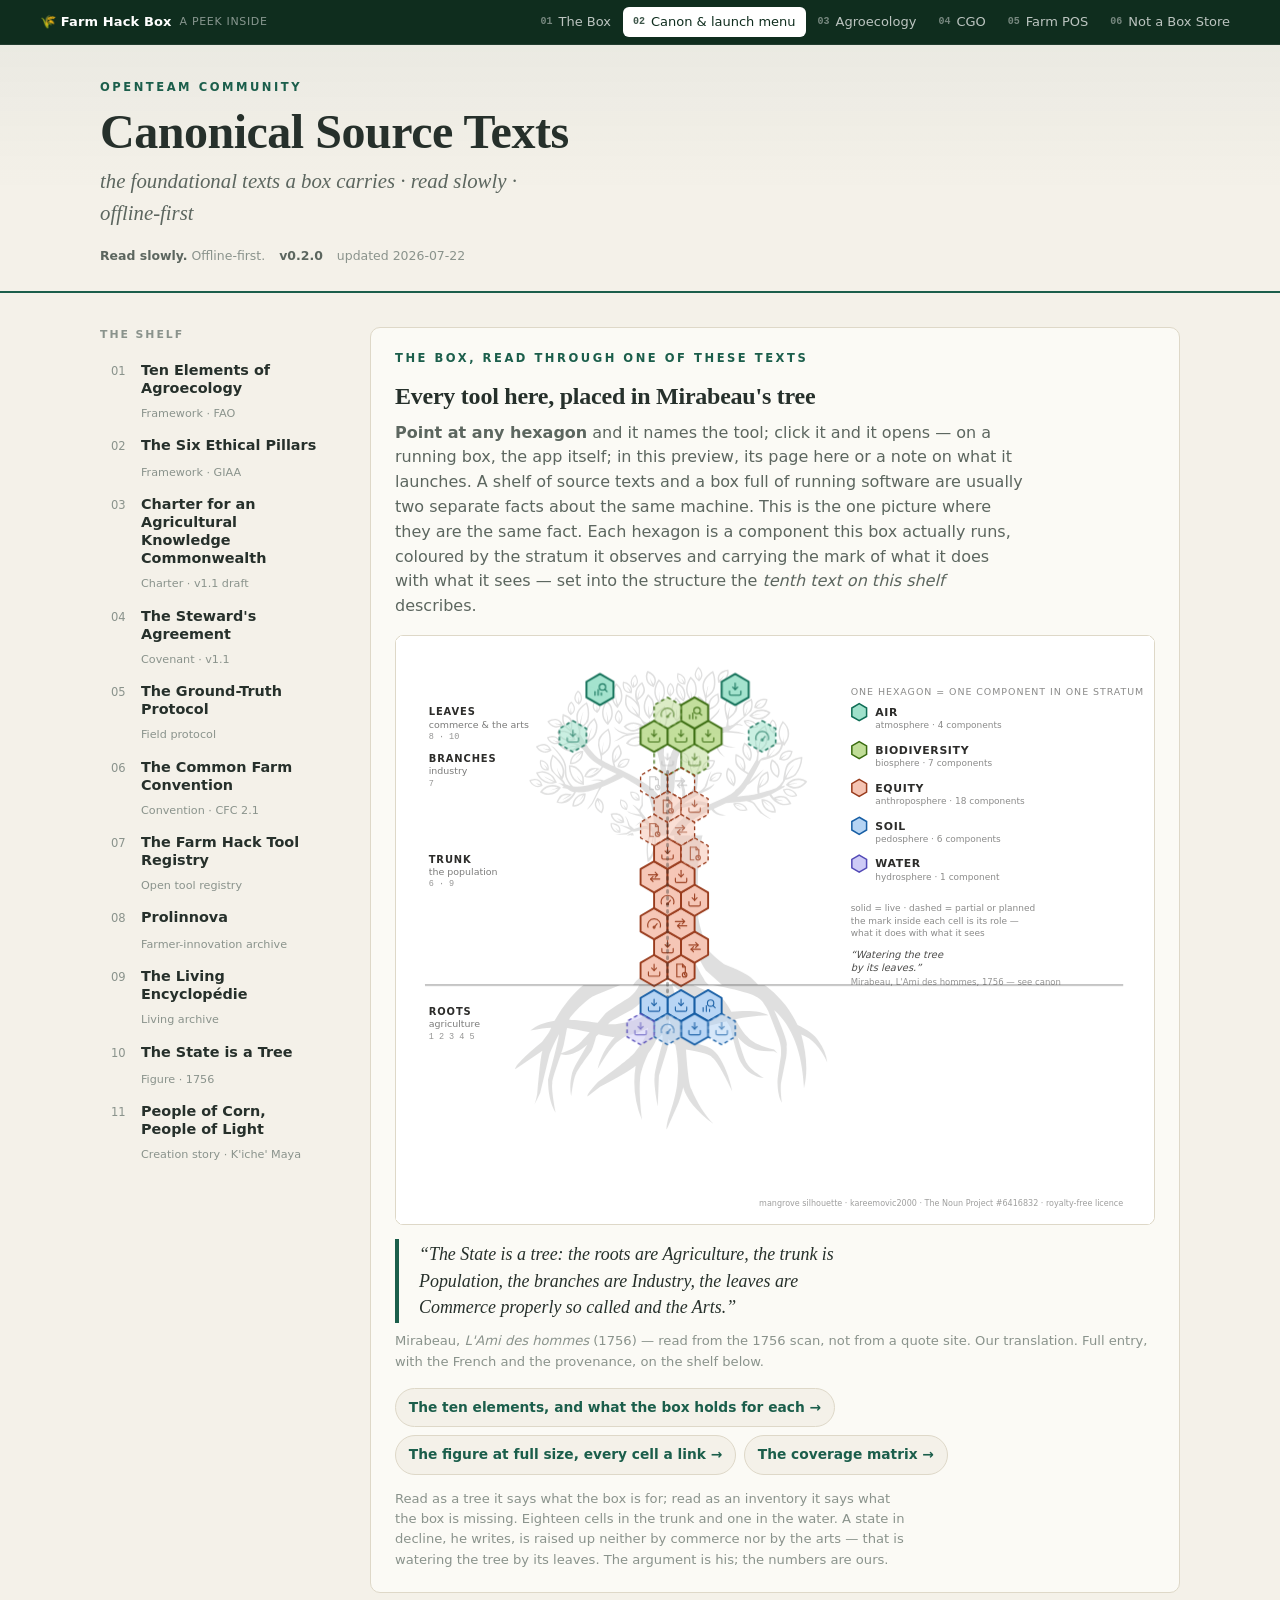
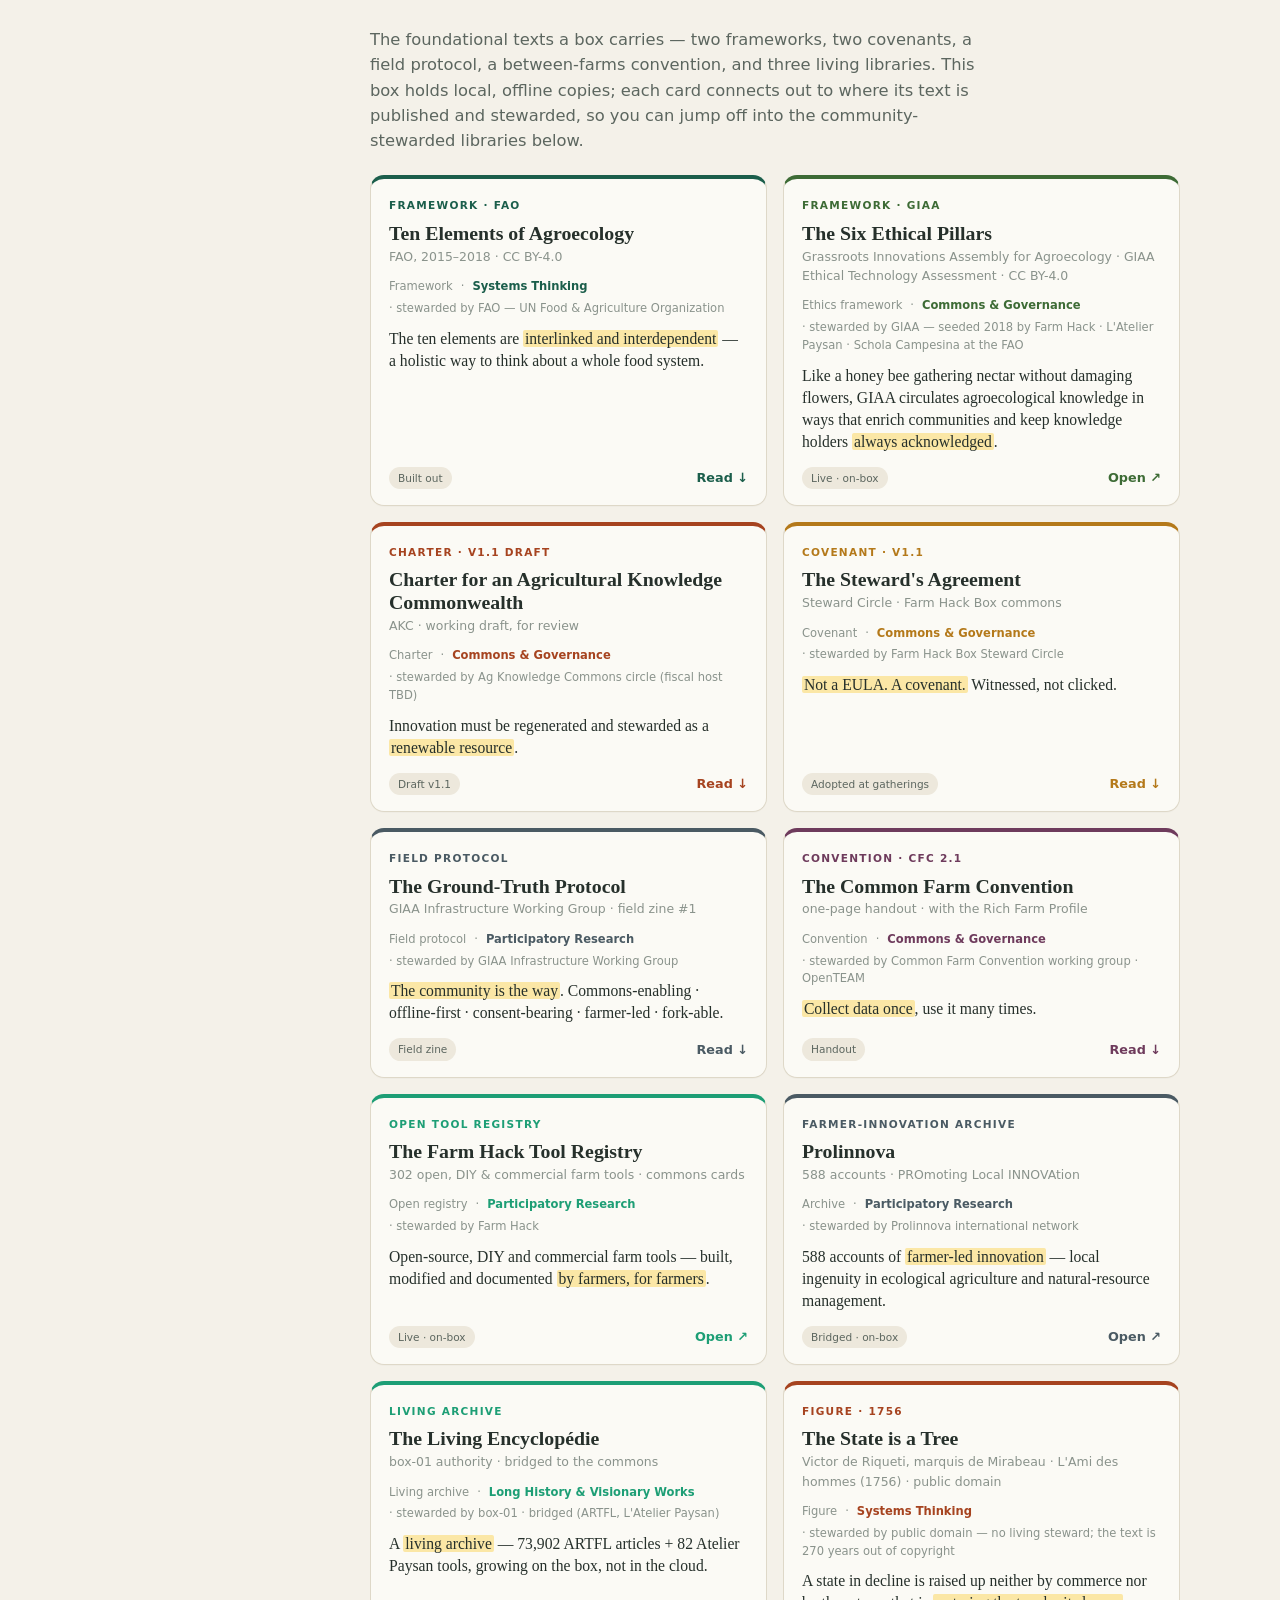
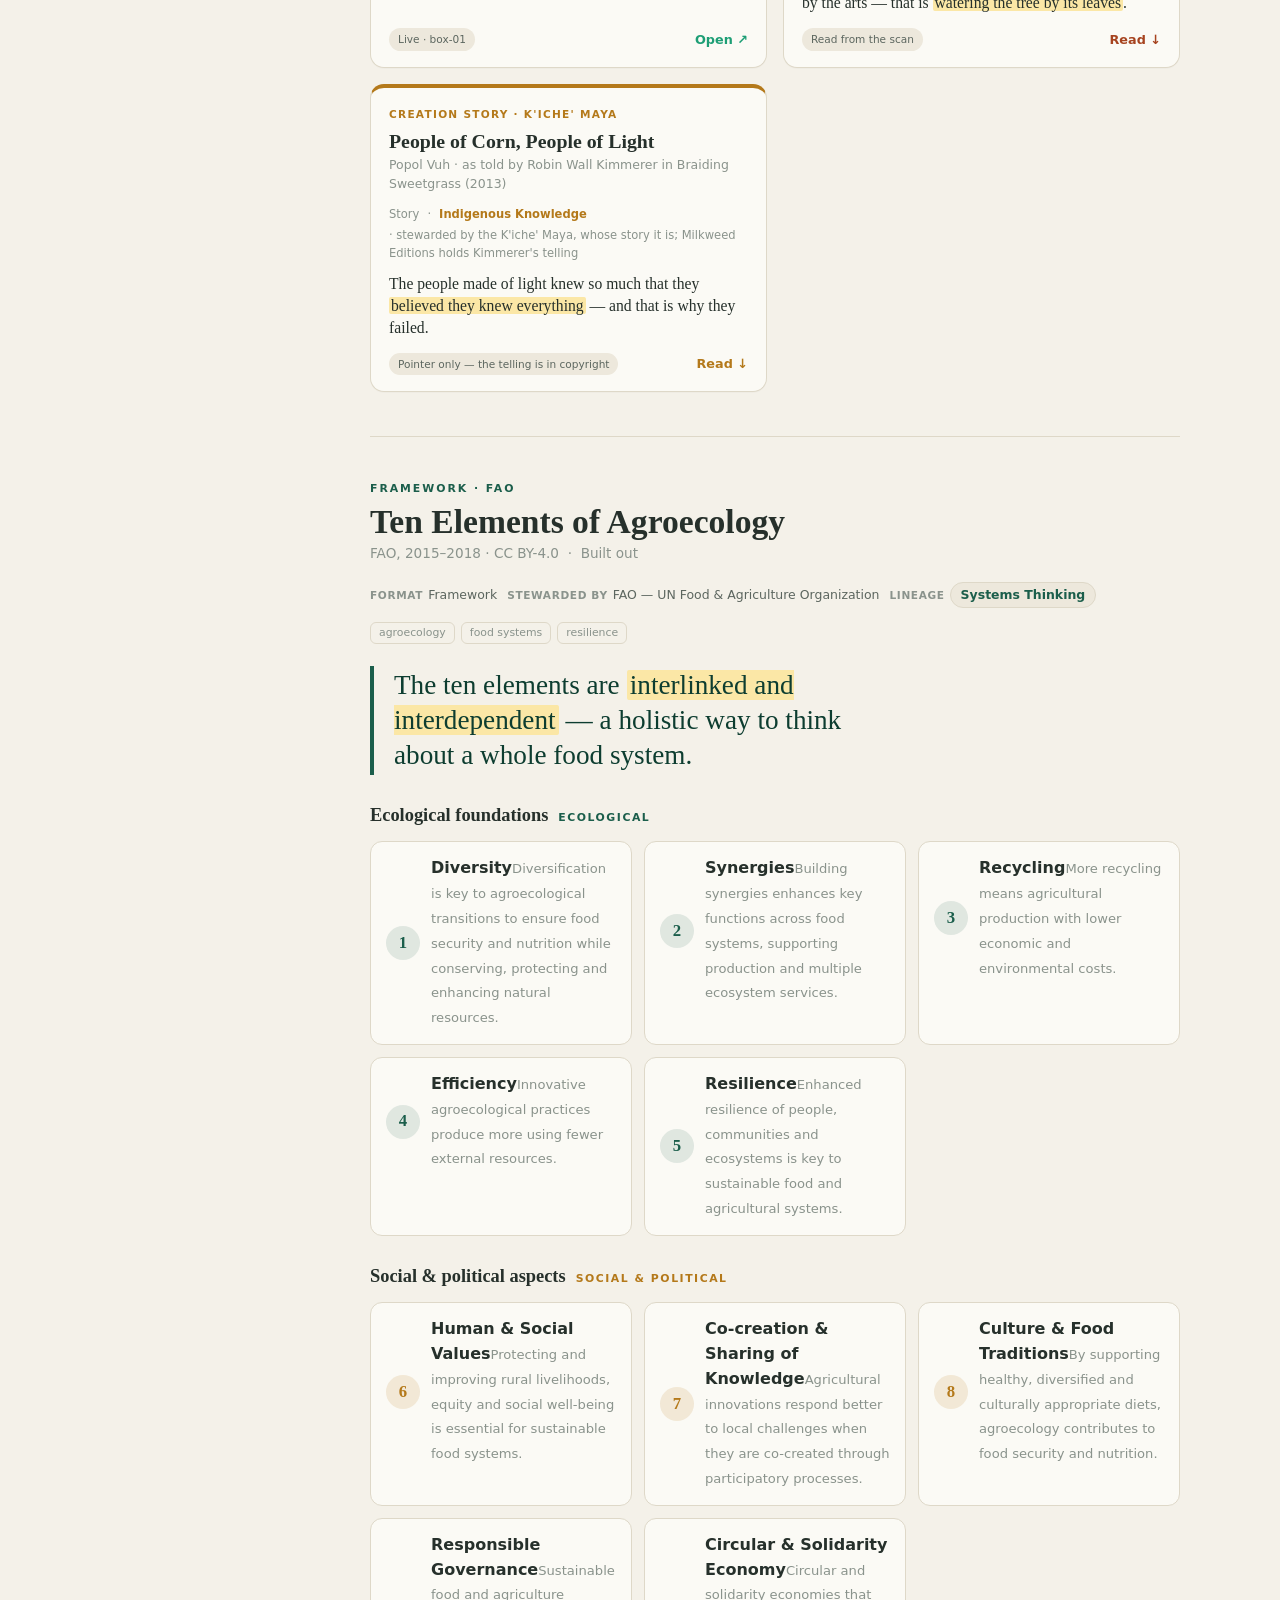
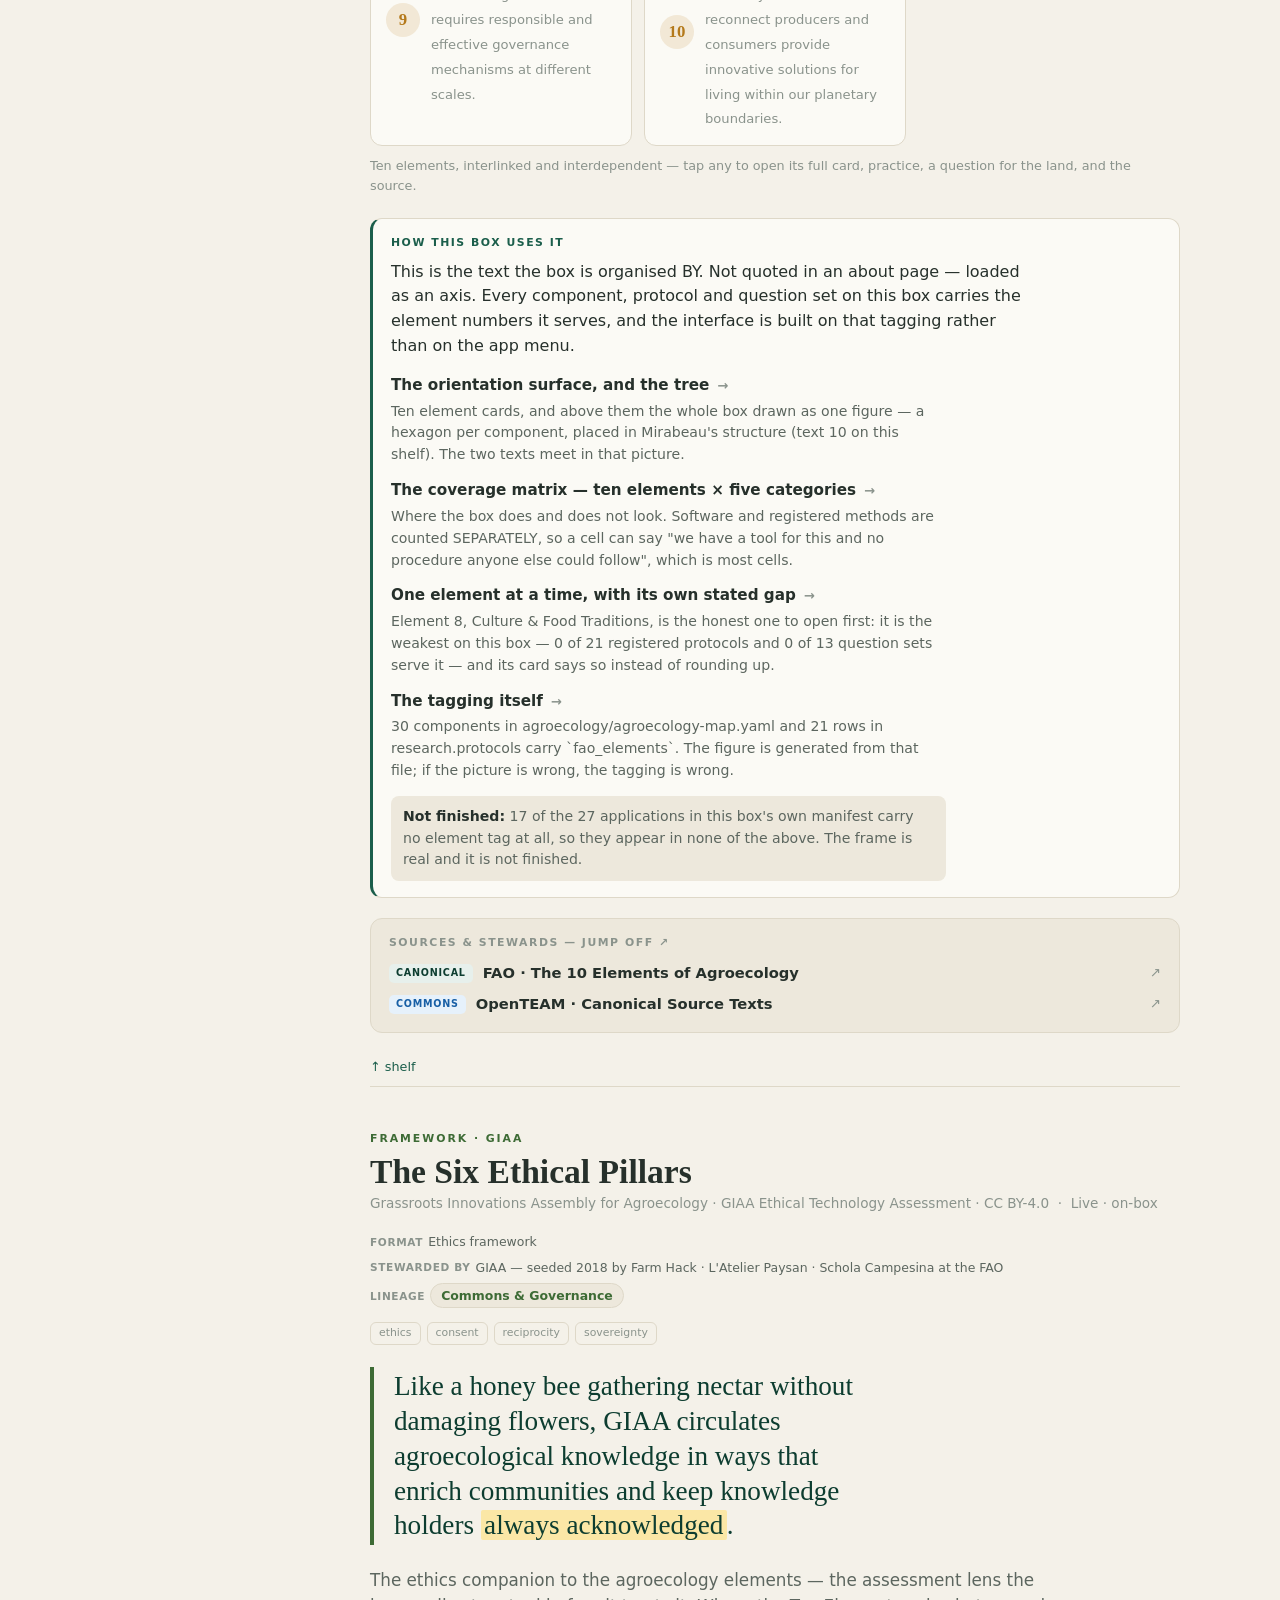
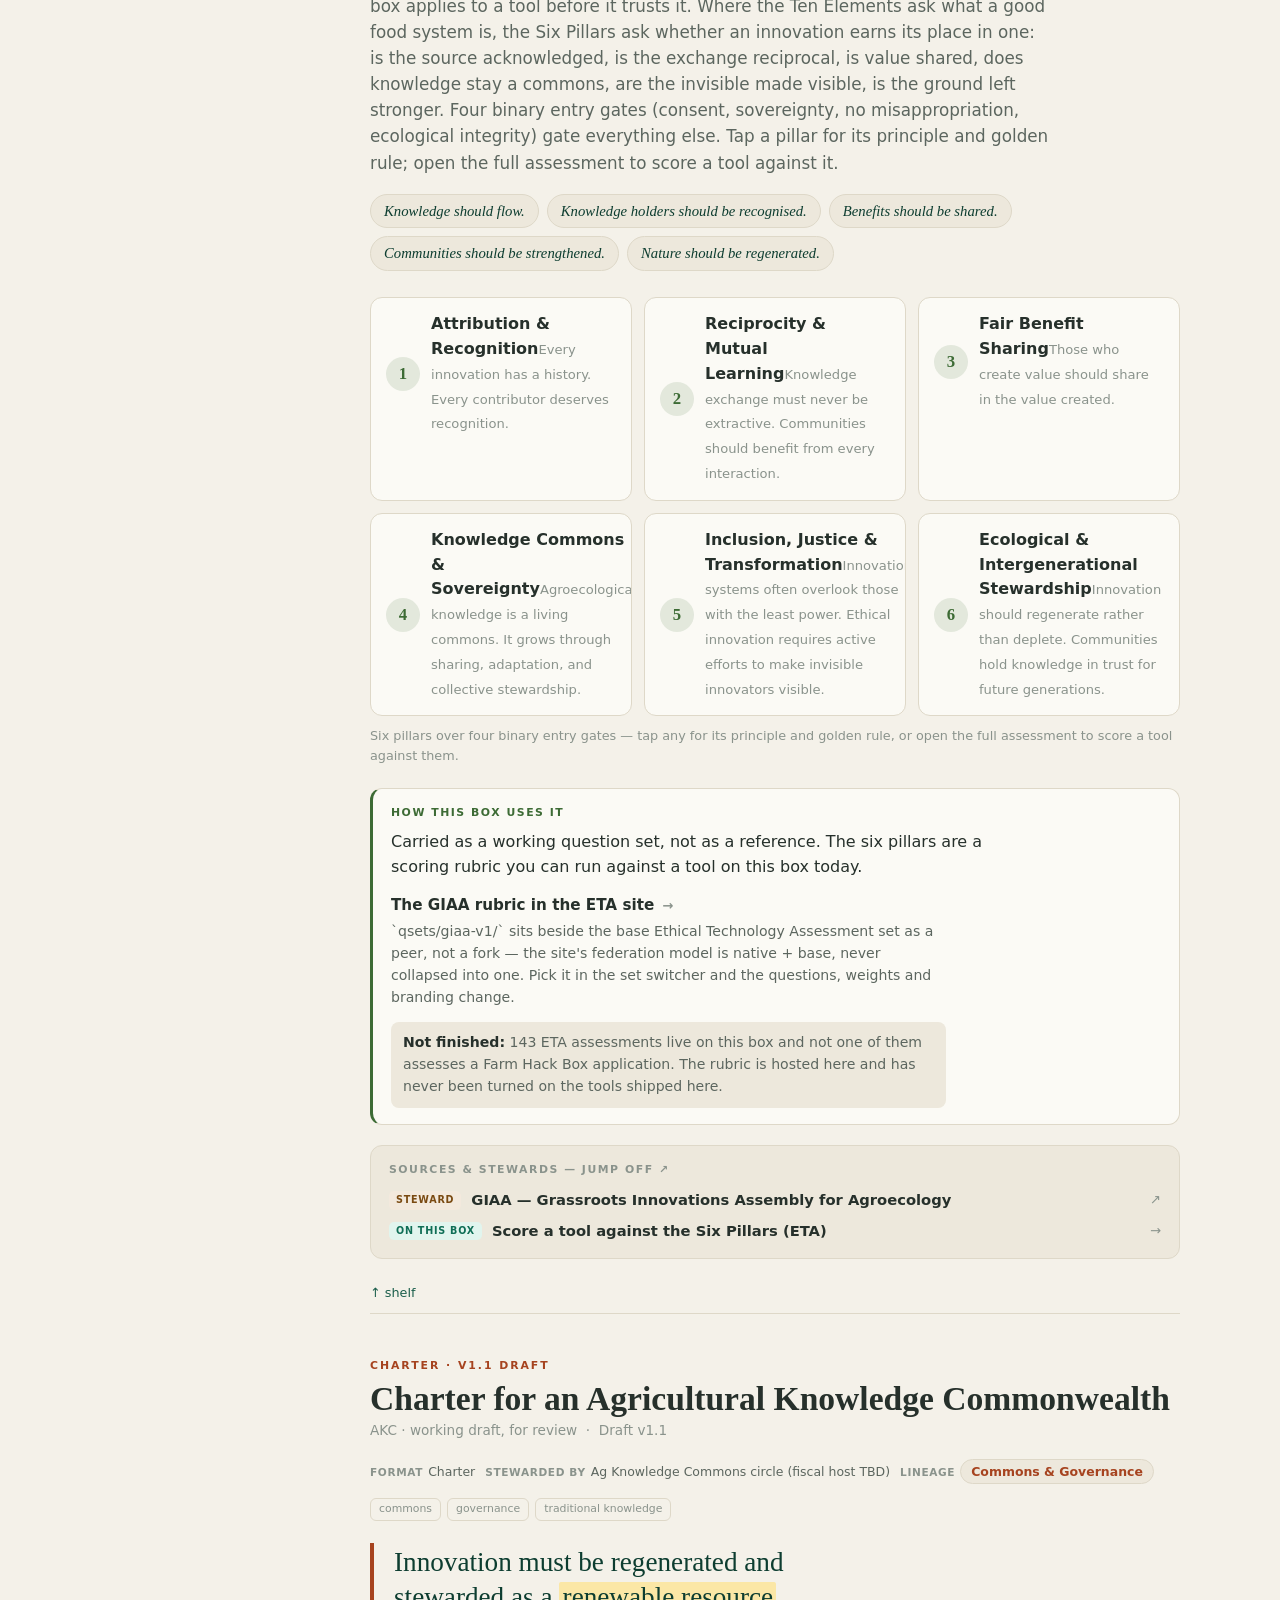
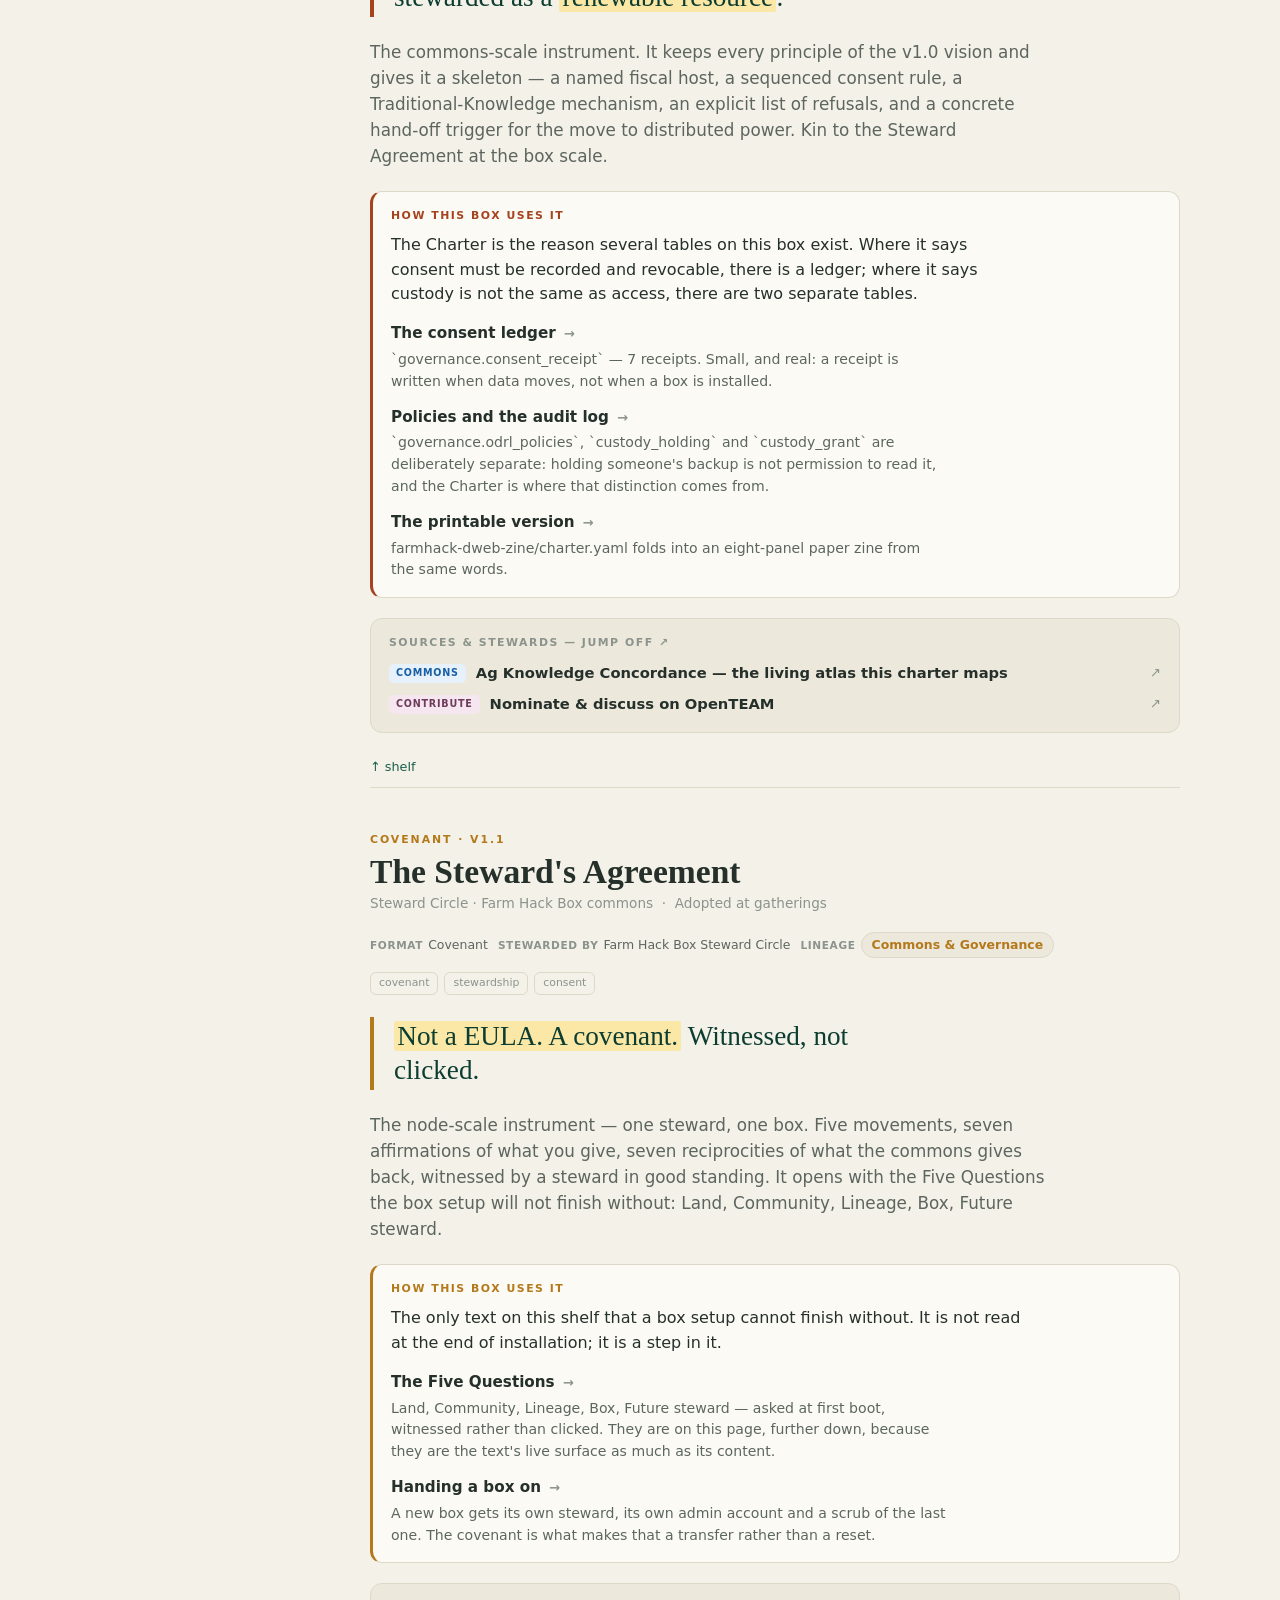
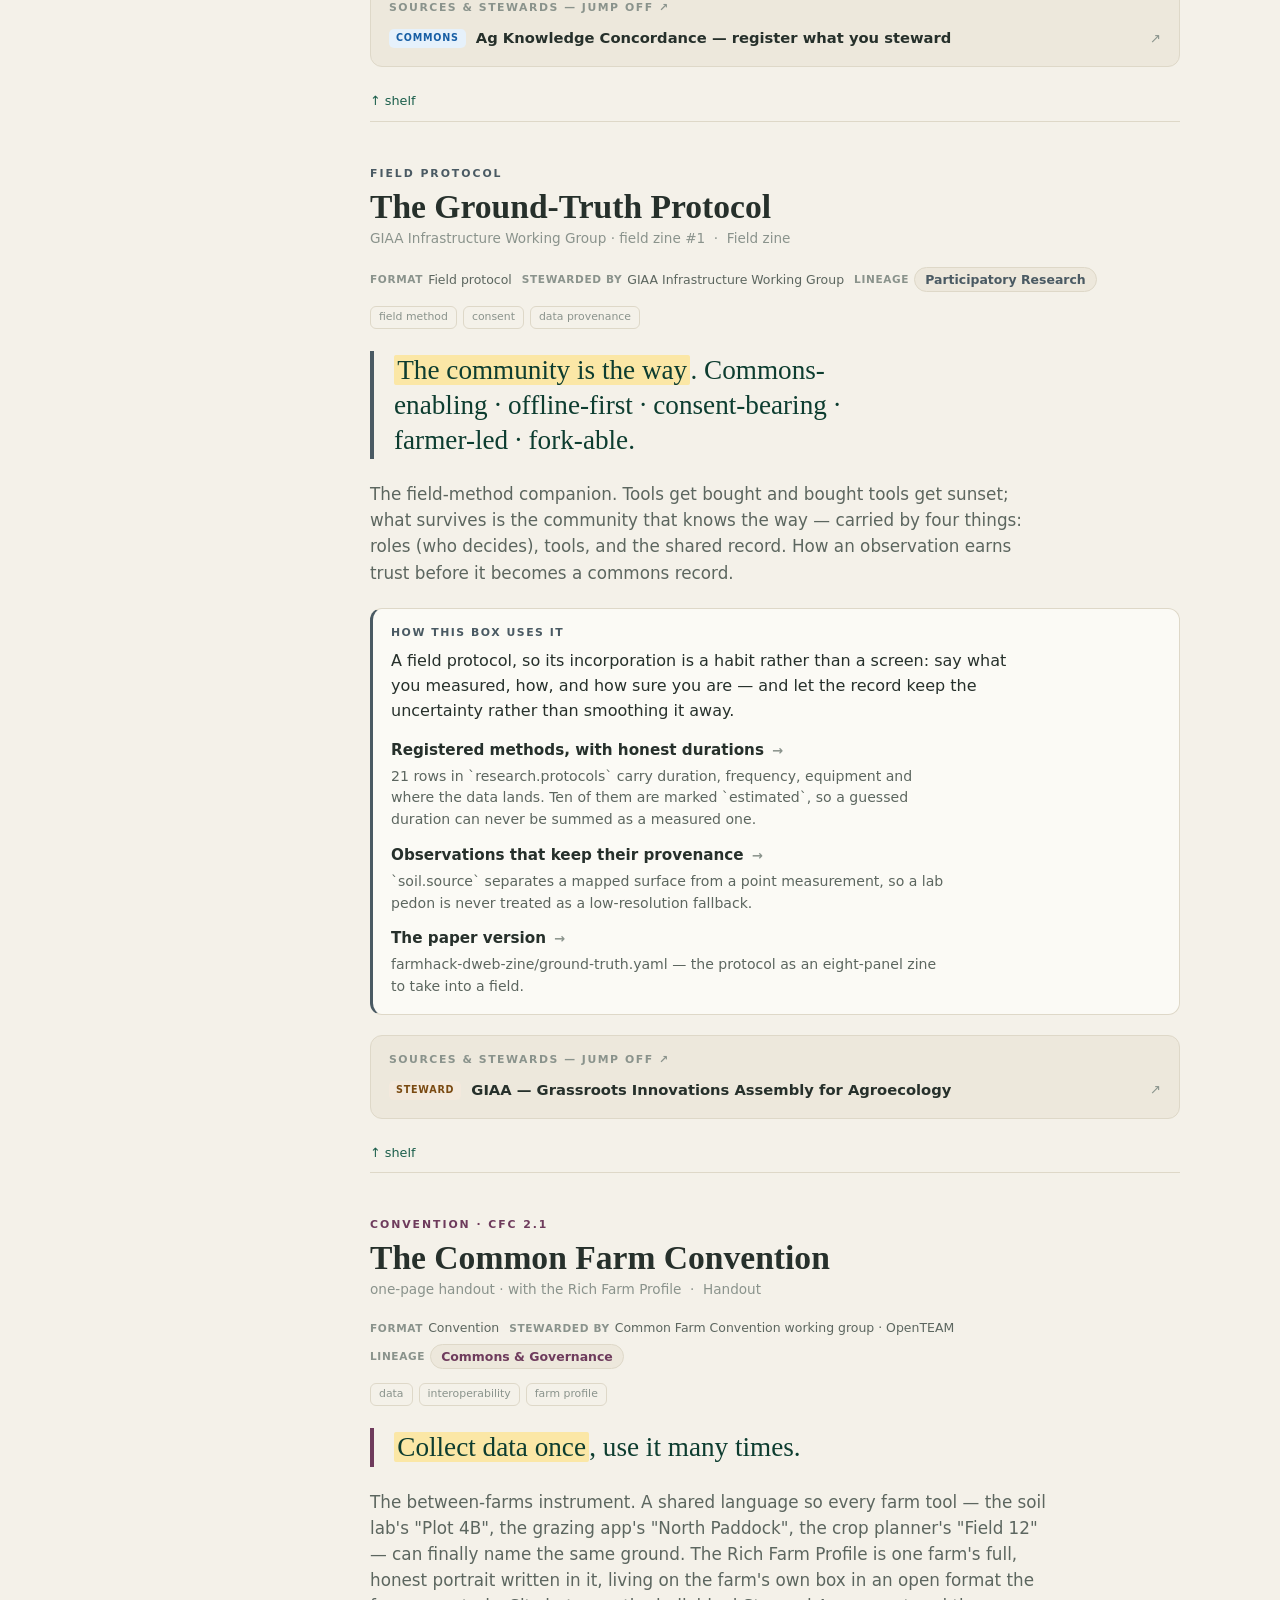
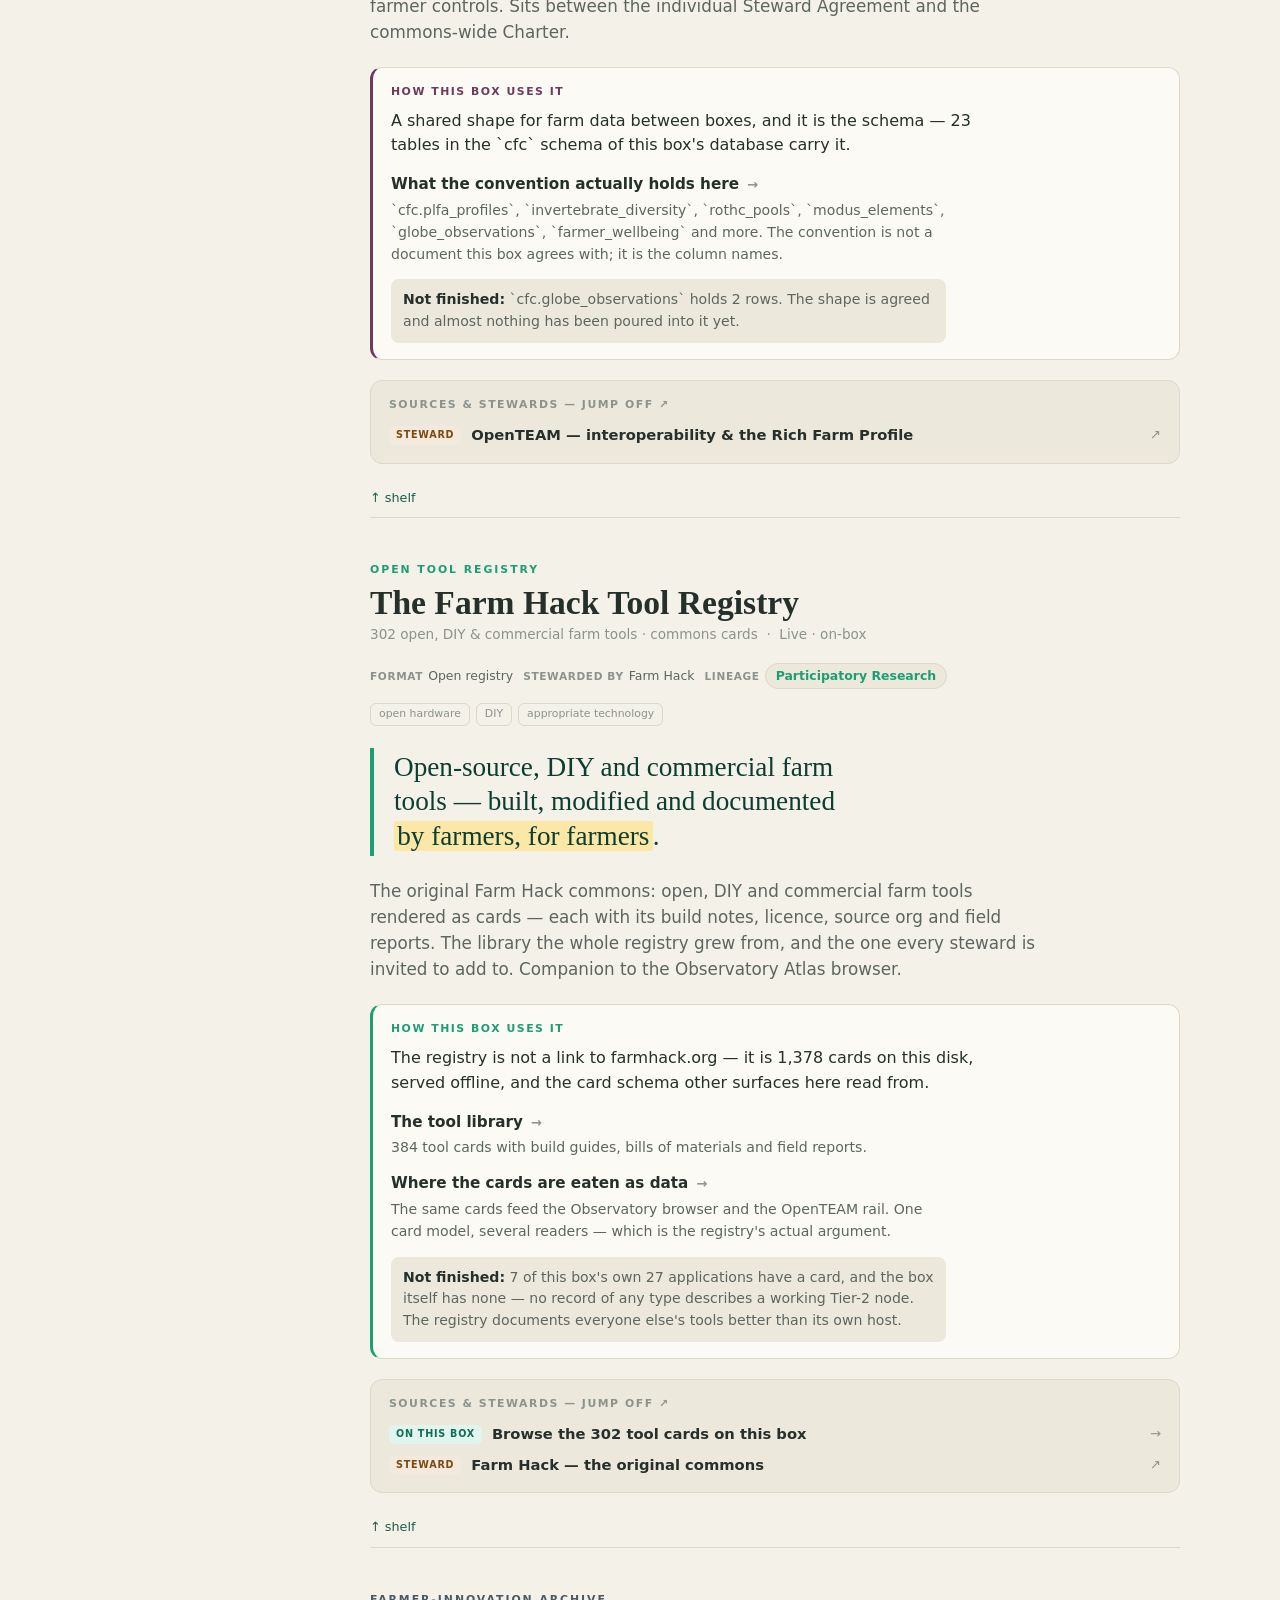
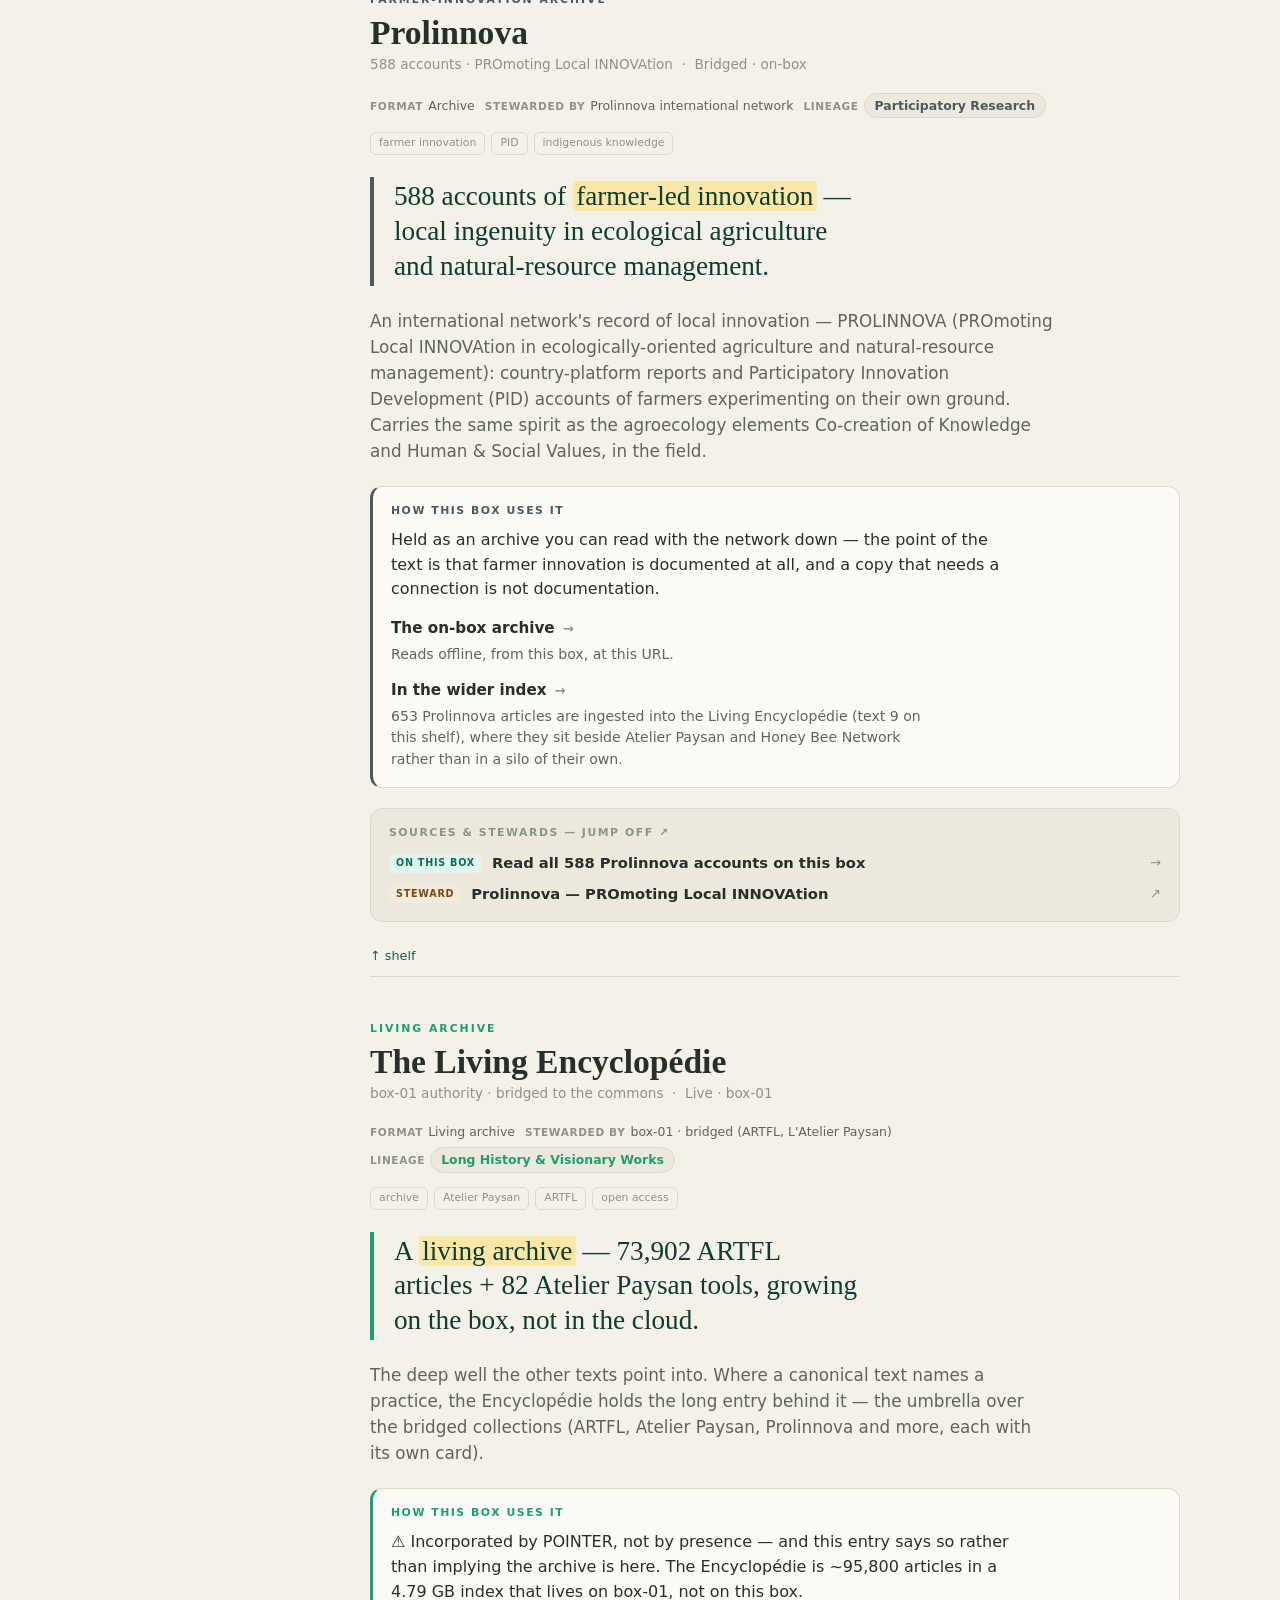
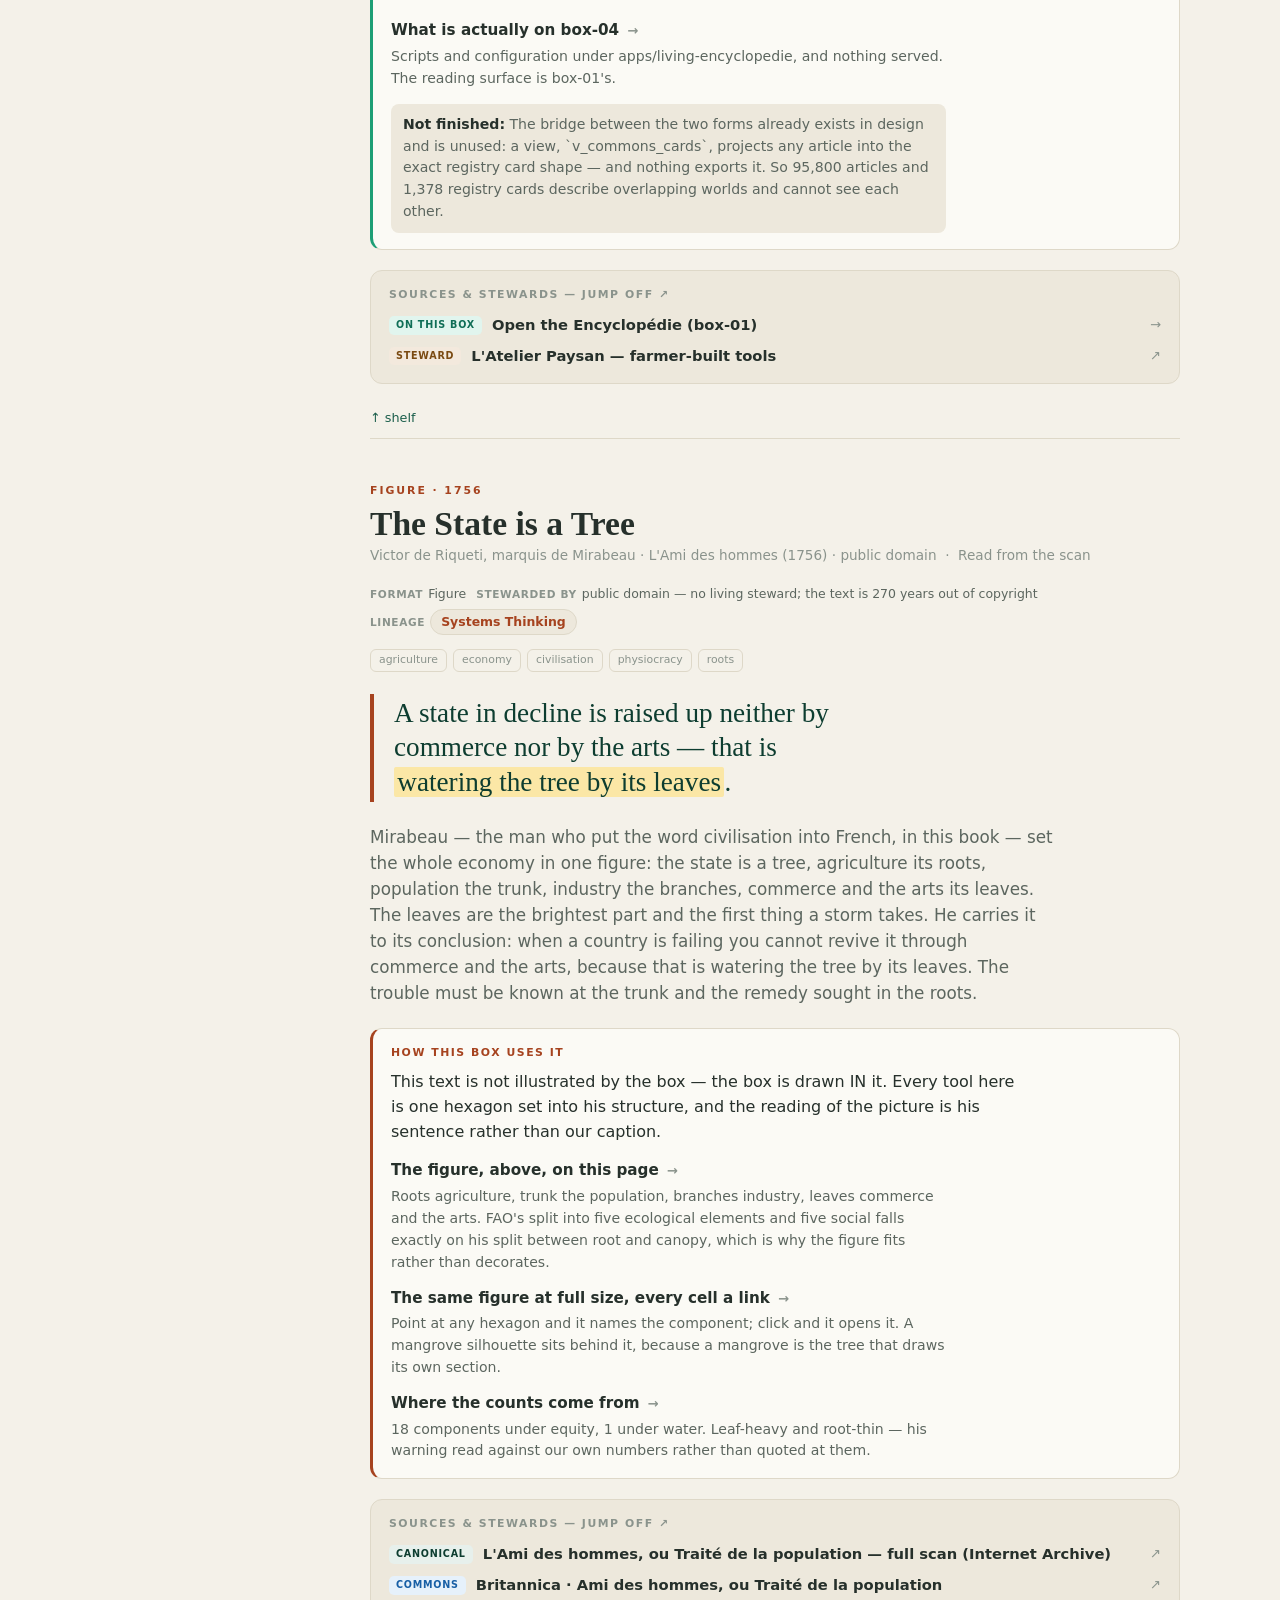
<file: canon.html>
<!doctype html>
<html lang="en">
<head>
<meta charset="utf-8">
<meta name="viewport" content="width=device-width,initial-scale=1,viewport-fit=cover">
<title>Canonical Source Texts — Farm Hack Box</title>
<meta name="description" content="The foundational texts a box carries. Read slowly. Offline-first.">
<style>
  /* ---- Field-guide identity: warm paper, letterpress serif, teal spine ---- */
  :root{
    --teal:#1B5E4B; --teal-deep:#0D3D30; --teal-bright:#1D9E75;
    --sun:#B4791A; --rust:#A6431F; --slate:#4A5A63; --plum:#6E3B5C;
    --ink:#26302B; --ink-soft:#5C665F; --ink-faint:#8A938C;
    --paper:#F4F1E9; --paper-2:#EDE8DC; --card:#FBFAF5; --line:#DED8C8;
    --mark:#FBE7A6;
    --serif:"Iowan Old Style","Palatino Linotype",Palatino,"Book Antiqua",Georgia,serif;
    --sans:system-ui,-apple-system,"Segoe UI",Roboto,sans-serif;
  }
  *{box-sizing:border-box}
  html{scroll-behavior:smooth}
  body{
    margin:0;background:var(--paper);color:var(--ink);
    font-family:var(--sans);line-height:1.55;
    -webkit-text-size-adjust:100%;
  }
  a{color:var(--teal);text-underline-offset:2px}
  mark{background:var(--mark);color:inherit;padding:0 .12em;border-radius:2px}

  /* ---- shell: spine rail + reading column ---- */
  .wrap{max-width:1120px;margin:0 auto;padding:0 20px}
  header.masthead{
    background:
      linear-gradient(180deg,rgba(13,61,48,.04),transparent 60%),
      var(--paper);
    border-bottom:2px solid var(--teal);
  }
  .masthead .wrap{padding:34px 20px 26px}
  .eyebrow{font-family:var(--sans);font-size:.72rem;letter-spacing:.22em;text-transform:uppercase;color:var(--teal);font-weight:700;margin:0 0 10px}
  h1{font-family:var(--serif);font-weight:600;font-size:clamp(1.9rem,5vw,3rem);line-height:1.05;margin:0;letter-spacing:-.01em}
  .subtitle{font-family:var(--serif);font-style:italic;font-size:clamp(1rem,2.6vw,1.3rem);color:var(--ink-soft);margin:.5rem 0 0;max-width:44ch}
  .metaline{margin-top:16px;font-size:.78rem;color:var(--ink-faint);display:flex;gap:14px;flex-wrap:wrap;align-items:center}
  .metaline b{color:var(--ink-soft);font-weight:600}

  .layout{display:grid;grid-template-columns:230px 1fr;gap:40px;padding:34px 0 80px}
  @media(max-width:860px){.layout{grid-template-columns:1fr;gap:8px}}

  /* spine index */
  nav.spine{position:sticky;top:18px;align-self:start;font-size:.9rem}
  @media(max-width:860px){nav.spine{position:static;margin-bottom:8px}}
  nav.spine h2{font-size:.68rem;letter-spacing:.18em;text-transform:uppercase;color:var(--ink-faint);margin:0 0 10px;font-weight:700}
  nav.spine ol{list-style:none;margin:0;padding:0;counter-reset:s}
  nav.spine li{counter-increment:s;margin:0}
  nav.spine a{display:grid;grid-template-columns:22px 1fr;gap:8px;padding:7px 8px;border-radius:8px;text-decoration:none;color:var(--ink);border-left:3px solid transparent}
  nav.spine a:hover{background:var(--paper-2)}
  nav.spine a::before{content:counter(s,decimal-leading-zero);font-variant-numeric:tabular-nums;font-size:.72rem;color:var(--ink-faint);padding-top:2px}
  nav.spine a .t{font-weight:600;line-height:1.25}
  nav.spine a .k{grid-column:2;font-size:.7rem;color:var(--ink-faint)}
  @media(max-width:860px){nav.spine ol{display:flex;flex-wrap:wrap;gap:6px}nav.spine li{flex:1 1 46%}nav.spine a{border:1px solid var(--line);border-left:3px solid var(--line)}}

  /* ---- shelf cards ---- */
  /* ── The bridge: the box read through one of its own texts ────────────────
     Added 2026-08-23. The shelf lists what a box carries and the agroecology
     surface lists what it runs, and until now nothing on either said they were
     about each other. Mirabeau's tree is entry 10 on this shelf; the figure is
     every tool on this box placed in his structure. Deliberately the FIRST
     thing under the intro, because it is the argument for reading any of the
     rest. Paper palette, not the figure's — the figure keeps its own colour and
     the page stays quiet around it. */
  section.bridge{margin:0 0 34px;padding:22px 24px;background:var(--card);
    border:1px solid var(--line);border-radius:10px}
  section.bridge .eyebrow{color:var(--teal)}
  section.bridge h2{font-family:var(--serif);font-weight:600;font-size:1.5rem;
    margin:0 0 .35rem;letter-spacing:-.01em}
  section.bridge .lead{max-width:62ch;color:var(--ink-soft);margin:0 0 16px;font-size:1rem}
  section.bridge figure{margin:0 0 14px;background:#fff;border:1px solid var(--line);
    border-radius:8px;padding:10px;overflow-x:auto;position:relative}
  section.bridge figure svg{display:block;width:100%;min-width:32rem;height:auto}
  section.bridge .loading{margin:0;padding:2rem 0;text-align:center;color:var(--ink-faint);font-size:.85rem}
  /* Injected as live markup rather than an <img>: an image cannot be hovered,
     clicked or reached by Tab, and the whole claim of this figure is that every
     cell is a running tool. */
  /* the record-layer vein runs down the trunk; on a touch screen a tap snaps to it
     and never reaches the cells beneath, so the drawing is not a target */
  .treehost svg>path,.treehost .bd-sil{pointer-events:none}
  .layout>*{min-width:0} /* a grid item otherwise grows to the figure's min-width on a phone */
  .treehost .fullclose{display:none}
  .treehost.full{position:fixed;inset:0;z-index:1500;margin:0;border-radius:0;border:0;padding:16px;overflow:auto;background:#fff}
  .treehost.full svg{min-width:56rem;max-width:1400px;margin:0 auto}
  .treehost.full .fullclose{display:block;position:fixed;top:12px;right:12px;z-index:2;width:40px;height:40px;border-radius:50%;
    border:1px solid var(--line);background:var(--card);font-size:22px;line-height:1;cursor:pointer;color:var(--ink)}
  .treehost .cellhex{transition:fill-opacity .12s,stroke-width .12s}
  .treehost a{cursor:pointer}
  .treehost a:hover .cellhex{fill-opacity:1;stroke-width:3.2}
  .treehost a:focus{outline:none}
  .treehost a:focus-visible .cellhex{stroke-width:4}
  .cellpop{position:absolute;z-index:9;min-width:15rem;max-width:20rem;background:var(--card);
    border:1px solid var(--line);border-radius:10px;padding:12px 14px;pointer-events:none;
    box-shadow:0 8px 26px rgba(0,0,0,.14);opacity:0;transition:opacity .12s}
  .cellpop[data-on]{opacity:1}
  .cellpop .cat{margin:0 0 2px;font-size:.62rem;letter-spacing:.14em;text-transform:uppercase;font-weight:700}
  .cellpop h5{margin:0 0 3px;font-size:.95rem;font-family:var(--serif);font-weight:600}
  .cellpop .role{margin:0 0 8px;font-size:.78rem;color:var(--ink-soft)}
  .cellpop dl{margin:0;font-size:.74rem}
  .cellpop dl>div{display:flex;gap:8px;padding:2px 0;border-top:1px solid var(--line)}
  .cellpop dt{flex:0 0 4.6rem;color:var(--ink-faint)}
  .cellpop dd{margin:0;min-width:0;overflow-wrap:anywhere}
  .cellpop .go{margin:8px 0 0;font-size:.76rem;font-weight:600;color:var(--teal)}
  @media (max-width:760px){ .cellpop{position:static;opacity:1;max-width:none;margin-top:10px;box-shadow:none} }
  section.bridge .pull{font-family:var(--serif);font-style:italic;font-size:1.12rem;
    line-height:1.5;color:var(--ink);max-width:52ch;margin:0 0 .5rem}
  section.bridge .cite{font-size:.82rem;color:var(--ink-faint);margin:0 0 16px}
  section.bridge .go{display:flex;flex-wrap:wrap;gap:.5rem}
  section.bridge .go a{display:inline-block;font-size:.86rem;text-decoration:none;
    padding:.5rem .8rem;border:1px solid var(--line);border-radius:999px;background:var(--paper)}
  section.bridge .go a:hover{border-color:var(--teal);background:#fff}
  section.bridge .caveat{font-size:.82rem;color:var(--ink-faint);margin:14px 0 0;max-width:62ch}
  section.shelf-intro{margin:0 0 28px}
  section.shelf-intro p{max-width:60ch;color:var(--ink-soft);font-size:1.02rem;margin:.4rem 0 0}
  .shelf{display:grid;grid-template-columns:repeat(auto-fill,minmax(280px,1fr));gap:16px;margin:22px 0 44px}
  .txt-card{
    display:flex;flex-direction:column;background:var(--card);border:1px solid var(--line);
    border-radius:14px;padding:18px 18px 16px;text-decoration:none;color:inherit;
    border-top:4px solid var(--acc,var(--teal));transition:transform .12s ease,box-shadow .12s ease;
    box-shadow:0 1px 0 rgba(0,0,0,.02);
  }
  .txt-card:hover{transform:translateY(-2px);box-shadow:0 8px 22px rgba(13,61,48,.10)}
  .txt-card .kind{font-size:.66rem;letter-spacing:.12em;text-transform:uppercase;color:var(--acc,var(--teal));font-weight:700}
  .txt-card h3{font-family:var(--serif);font-weight:600;font-size:1.24rem;line-height:1.15;margin:8px 0 2px}
  .txt-card .byline{font-size:.78rem;color:var(--ink-faint);margin-bottom:12px}
  .txt-card .hl{font-family:var(--serif);font-size:.98rem;line-height:1.4;color:var(--ink);margin:0 0 14px}
  .txt-card .foot{margin-top:auto;display:flex;align-items:center;justify-content:space-between;gap:8px}
  .chip{font-size:.66rem;padding:3px 9px;border-radius:20px;background:var(--paper-2);color:var(--ink-soft);white-space:nowrap}
  .go{font-size:.8rem;font-weight:600;color:var(--acc,var(--teal))}

  /* ---- text sections ---- */
  .reader{border-top:1px solid var(--line);padding:44px 0 8px;scroll-margin-top:16px}
  .reader .rk{font-size:.68rem;letter-spacing:.18em;text-transform:uppercase;color:var(--acc,var(--teal));font-weight:700}
  .reader h2{font-family:var(--serif);font-weight:600;font-size:clamp(1.5rem,3.6vw,2.1rem);line-height:1.1;margin:6px 0 2px}
  .reader .byline{color:var(--ink-faint);font-size:.85rem;margin-bottom:18px}
  .reader .blurb{max-width:64ch;font-size:1.05rem;color:var(--ink-soft)}
  .pull{
    font-family:var(--serif);font-size:clamp(1.2rem,3vw,1.7rem);line-height:1.28;color:var(--teal-deep);
    border-left:4px solid var(--acc,var(--teal));padding:2px 0 2px 20px;margin:22px 0;max-width:36ch;
  }
  .srcline{font-size:.76rem;color:var(--ink-faint);margin-top:10px}
  .srcline code{background:var(--paper-2);padding:1px 6px;border-radius:5px;font-size:.9em}
  .openbtn{display:inline-flex;align-items:center;gap:7px;margin-top:14px;background:var(--acc,var(--teal));color:#fff;text-decoration:none;font-weight:600;font-size:.9rem;padding:9px 16px;border-radius:9px}

  /* ---- ten elements interactive ---- */
  .grp{margin:26px 0 10px}
  .grp .glabel{display:flex;align-items:baseline;gap:10px;margin-bottom:12px}
  .grp .glabel .gname{font-family:var(--serif);font-size:1.15rem;font-weight:600}
  .grp .glabel .gtag{font-size:.68rem;letter-spacing:.14em;text-transform:uppercase;font-weight:700}
  .grp.eco .gtag{color:var(--teal)} .grp.soc .gtag{color:var(--sun)}
  .elems{display:grid;grid-template-columns:repeat(auto-fill,minmax(230px,1fr));gap:12px}
  .elem{background:var(--card);border:1px solid var(--line);border-radius:12px;overflow:hidden;cursor:pointer}
  .elem summary{list-style:none;padding:14px 15px;display:grid;grid-template-columns:34px 1fr;gap:11px;align-items:center}
  .elem summary::-webkit-details-marker{display:none}
  .elem .num{width:34px;height:34px;border-radius:50%;display:grid;place-items:center;font-family:var(--serif);font-weight:600;font-size:1.05rem;background:var(--paper-2);color:var(--gc)}
  .elem.eco .num{background:rgba(27,94,75,.12);color:var(--teal)}
  .elem.soc .num{background:rgba(180,121,26,.14);color:var(--sun)}
  .elem .etitle{font-weight:600;font-size:1rem;line-height:1.15}
  .elem .essence{grid-column:2;font-size:.82rem;color:var(--ink-faint);margin-top:2px}
  .elem .body{padding:0 15px 16px 60px;border-top:1px solid var(--line);margin-top:2px}
  .elem .body p{margin:12px 0 0;font-size:.9rem}
  .elem .body .lab{font-size:.64rem;letter-spacing:.12em;text-transform:uppercase;color:var(--ink-faint);font-weight:700;display:block;margin-bottom:2px}
  .elem .body .reflect{font-family:var(--serif);font-style:italic;color:var(--teal-deep)}
  .elem.pil .num{background:rgba(61,107,53,.13);color:#3D6B35}
  .elem[open]{border-color:var(--acc,var(--teal))}
  .elem[open] summary .essence{display:none}
  .elem .body .lead{font-family:var(--serif);font-size:.98rem;line-height:1.4;color:var(--ink);margin-top:12px}
  .elem .body .srclink{margin:12px 0 0}
  .elem .body .srclink a{font-size:.78rem;font-weight:600;color:var(--acc,var(--teal));text-decoration:none}
  .elem .body .srclink a:hover{text-decoration:underline}
  .credo{list-style:none;margin:18px 0 6px;padding:0;display:flex;flex-wrap:wrap;gap:8px}
  .credo li{font-family:var(--serif);font-style:italic;font-size:.92rem;color:var(--teal-deep);background:var(--paper-2);border:1px solid var(--line);border-radius:20px;padding:5px 13px}
  .hint{font-size:.8rem;color:var(--ink-faint);margin:2px 0 16px}

  /* ---- provenance: format · steward · lineage · themes ---- */
  .prov{display:flex;flex-wrap:wrap;gap:6px 10px;align-items:center;margin:2px 0 14px;font-size:.78rem;color:var(--ink-soft)}
  .prov .pv{display:inline-flex;align-items:center;gap:5px}
  .prov .pv b{color:var(--ink-faint);font-weight:600;text-transform:uppercase;letter-spacing:.06em;font-size:.66rem}
  .prov .lin{background:var(--paper-2);border:1px solid var(--line);border-radius:20px;padding:2px 10px;font-weight:600;color:var(--acc,var(--teal))}
  .themes{display:flex;flex-wrap:wrap;gap:6px;margin:0 0 4px}
  .themes .th{font-size:.68rem;color:var(--ink-faint);background:var(--paper);border:1px solid var(--line);border-radius:6px;padding:2px 8px}
  /* card-level mini provenance on the shelf */
  .txt-card .cmeta{font-size:.72rem;color:var(--ink-faint);margin:0 0 10px;display:flex;flex-wrap:wrap;gap:4px 8px}
  .txt-card .cmeta .lin{color:var(--acc,var(--teal));font-weight:600}

  /* ---- how a text is incorporated: the inward counterpart of `sources` ----
     `sources` sends a reader OUT to where a text is published and stewarded.
     This sends them IN, to the surface on this box that the text governs — and
     it is deliberately styled as the accent-led block, not a footnote, because
     for most of these texts the incorporation IS the reason the box carries
     them. Every href is checked against a running route at authoring time. */
  .incorp{margin:22px 0 6px;padding:16px 18px;border:1px solid var(--line);
    border-left:3px solid var(--acc,var(--teal));border-radius:12px;background:var(--card)}
  .incorp h4{margin:0 0 8px;font-size:.68rem;letter-spacing:.14em;text-transform:uppercase;
    color:var(--acc,var(--teal));font-weight:700}
  .incorp .lede{margin:0 0 14px;max-width:62ch;font-size:1rem;color:var(--ink)}
  .incorp ul{list-style:none;margin:0;padding:0;display:flex;flex-direction:column;gap:12px}
  .incorp li{display:block}
  .incorp a.thr{display:inline-flex;align-items:baseline;gap:8px;text-decoration:none;
    color:var(--ink);font-weight:600;font-size:.95rem}
  .incorp a.thr:hover .w{text-decoration:underline}
  .incorp a.thr .arr{color:var(--ink-faint);font-size:.82rem}
  .incorp .tn{margin:3px 0 0;font-size:.88rem;color:var(--ink-soft);max-width:62ch}
  .incorp .gap{margin:14px 0 0;padding:10px 12px;border-radius:8px;background:var(--paper-2);
    font-size:.88rem;color:var(--ink-soft);max-width:62ch}
  .incorp .gap b{color:var(--ink)}
  /* The question a text leaves open, on a plain card. Set in the serif and given
     room, because it is meant to be the last thing read, not a caption. */
  .reader .leaveopen{margin:18px 0 0;padding-left:16px;border-left:3px solid var(--acc,var(--teal));
    font-family:var(--serif);font-style:italic;font-size:1.06rem;line-height:1.55;
    color:var(--ink);max-width:56ch}
  /* ---- sources & stewards: the outward jump-off ---- */
  .sources{margin:20px 0 6px;padding:16px 18px;background:var(--paper-2);border:1px solid var(--line);border-radius:12px}
  .sources h4{margin:0 0 10px;font-size:.68rem;letter-spacing:.14em;text-transform:uppercase;color:var(--ink-faint);font-weight:700}
  .sources ul{list-style:none;margin:0;padding:0;display:flex;flex-direction:column;gap:8px}
  .sources a.src{display:flex;align-items:center;gap:10px;text-decoration:none;color:var(--ink);font-size:.92rem}
  .sources a.src:hover .lbl{text-decoration:underline}
  .sources a.src .lbl{font-weight:600;flex:1}
  .sources a.src .arr{color:var(--ink-faint);font-size:.82rem}
  .k-badge{font-size:.6rem;letter-spacing:.08em;text-transform:uppercase;font-weight:700;padding:2px 7px;border-radius:5px;white-space:nowrap}
  .k-canonical{background:#e7f0ec;color:#0D3D30} .k-steward{background:#f3e9dd;color:#7a4a12}
  .k-commons{background:#e6f1fb;color:#185FA5}   .k-onbox{background:#e1f5ee;color:#0F6E56}
  .k-contribute{background:#f6e6ef;color:#6E3B5C}

  /* ---- beyond this box: community-stewarded libraries ---- */
  .beyond{margin:56px 0 0;border-top:2px solid var(--teal);padding-top:30px}
  .beyond .eyebrow{color:var(--teal)}
  .beyond h2{font-family:var(--serif);font-weight:600;font-size:clamp(1.4rem,3.4vw,1.9rem);margin:6px 0 4px;color:var(--teal-deep)}
  .beyond .lead{max-width:60ch;color:var(--ink-soft);margin:0 0 20px}
  .blibs{display:grid;grid-template-columns:repeat(auto-fill,minmax(260px,1fr));gap:14px}
  .blib{display:flex;flex-direction:column;background:var(--card);border:1px solid var(--line);border-radius:14px;padding:18px;text-decoration:none;color:inherit;transition:transform .12s ease,box-shadow .12s ease}
  .blib:hover{transform:translateY(-2px);box-shadow:0 8px 22px rgba(13,61,48,.10)}
  .blib h3{font-family:var(--serif);font-weight:600;font-size:1.12rem;margin:8px 0 6px;line-height:1.15}
  .blib p{margin:0;font-size:.86rem;color:var(--ink-soft);line-height:1.45}
  .blib .go{margin-top:12px;font-size:.82rem;font-weight:600;color:var(--teal)}

  /* ---- five questions / ceremony ---- */
  .ceremony{margin:60px 0 0;background:linear-gradient(160deg,var(--teal-deep),var(--teal));color:#F4F1E9;border-radius:18px;padding:34px clamp(20px,4vw,44px)}
  .ceremony .eyebrow{color:#9FE1CB}
  .ceremony h2{font-family:var(--serif);font-weight:600;font-size:clamp(1.5rem,3.6vw,2rem);margin:6px 0 4px;color:#fff}
  .ceremony p.lead{color:#CDE9DE;max-width:56ch;margin:0 0 22px}
  .qgrid{display:grid;grid-template-columns:repeat(auto-fill,minmax(240px,1fr));gap:14px}
  .q{background:rgba(255,255,255,.07);border:1px solid rgba(255,255,255,.16);border-radius:12px;padding:16px}
  .q .qk{font-size:.68rem;letter-spacing:.14em;text-transform:uppercase;color:#9FE1CB;font-weight:700}
  .q .qq{font-family:var(--serif);font-size:1.05rem;line-height:1.3;margin-top:6px;color:#fff}

  footer.legal{border-top:1px solid var(--line);margin-top:60px;padding:26px 0 60px;font-size:.76rem;color:var(--ink-faint);max-width:70ch}
  .backtop{display:inline-block;margin-top:18px;font-size:.8rem;color:var(--teal);text-decoration:none}
</style>
<link rel="icon" href="data:image/svg+xml,%3Csvg xmlns=%27http://www.w3.org/2000/svg%27 viewBox=%270 0 100 100%27%3E%3Ctext y=%27.9em%27 font-size=%2790%27%3E🌾%3C/text%3E%3C/svg%3E">
<link rel="stylesheet" href="assets/peek.css">
<script src="assets/peek.js" defer></script>
</head>
<body data-peek="canon">

<header class="masthead">
  <div class="wrap">
    <p class="eyebrow" id="org">Canonical Source Texts</p>
    <h1 id="title">Canonical Source Texts</h1>
    <p class="subtitle" id="subtitle"></p>
    <div class="metaline">
      <span><b>Read slowly.</b> Offline-first.</span>
      <span id="ver"></span>
      <span id="updated"></span>
    </div>
  </div>
</header>

<div class="wrap">
  <div class="layout">
    <nav class="spine" aria-label="The shelf">
      <h2>The shelf</h2>
      <ol id="spine"></ol>
    </nav>

    <main>
      <section class="bridge" id="tree">
        <p class="eyebrow">The box, read through one of these texts</p>
        <h2>Every tool here, placed in Mirabeau's tree</h2>
        <p class="lead"><b>Point at any hexagon</b> and it names the tool; click it and it opens —
        on a running box, the app itself; in this preview, its page here or a note on what it launches.
        A shelf of source texts and a box full of running software are usually two
        separate facts about the same machine. This is the one picture where they are the same fact.
        Each hexagon is a component this box actually runs, coloured by the stratum it observes and
        carrying the mark of what it does with what it sees — set into the structure the
        <em>tenth text on this shelf</em> describes.</p>
        <figure class="treehost" id="treehost">
          <p class="loading">Loading the figure…</p>
        </figure>
        <p class="pull">“The State is a tree: the roots are Agriculture, the trunk is Population, the
        branches are Industry, the leaves are Commerce properly so called and the Arts.”</p>
        <p class="cite">Mirabeau, <em>L'Ami des hommes</em> (1756) — read from the 1756 scan, not from a
        quote site. Our translation. Full entry, with the French and the provenance, on the shelf below.</p>
        <div class="go">
          <a href="agroecology.html">The ten elements, and what the box holds for each →</a>
          <a href="#tree" id="tree-full">The figure at full size, every cell a link →</a>
          <a href="agroecology.html#/matrix">The coverage matrix →</a>
        </div>
        <p class="caveat">Read as a tree it says what the box is for; read as an inventory it says what
        the box is missing. Eighteen cells in the trunk and one in the water. A state in decline, he
        writes, is raised up neither by commerce nor by the arts — that is watering the tree by its
        leaves. The argument is his; the numbers are ours.</p>
      </section>

      <section class="shelf-intro">
        <p id="intro">The foundational texts a box carries — two frameworks, two covenants, a field protocol, a between-farms convention, and three living libraries. This box holds local, offline copies; each card connects out to where its text is published and stewarded, so you can jump off into the community-stewarded libraries below.</p>
        <div class="shelf" id="shelf"></div>
      </section>

      <div id="readers"></div>

      <section class="beyond" id="beyond" hidden>
        <p class="eyebrow">Beyond this box</p>
        <h2>Community-stewarded libraries</h2>
        <p class="lead" id="beyond-lead"></p>
        <div class="blibs" id="blibs"></div>
      </section>

      <section class="ceremony" id="ceremony">
        <p class="eyebrow">Opening a new box</p>
        <h2>The Five Questions</h2>
        <p class="lead">From the Steward's Agreement. A box setup will not finish without them — witnessed, not clicked.</p>
        <div class="qgrid" id="qgrid"></div>
      </section>

      <footer class="legal">
        <p id="disclaimer"></p>
        <a class="backtop" href="#top">↑ Back to the shelf</a>
      </footer>
    </main>
  </div>
</div>

<template id="canon-tree-svg">
<svg xmlns="http://www.w3.org/2000/svg" viewBox="0 0 780 600" width="100%" role="img"
     aria-label="A tree assembled from hexagonal cells, one cell per component this box holds, each carrying its role mark. Air cells in the surround, a crown of biodiversity, a trunk of equity — the population — a record-layer vein through it, soil cells in the roots and a single water cell at the water table.">
  <title>The tree, one hexagon per component — le tronc est la Population</title>
  <defs><symbol id="i-role-capture" viewBox="0 0 24 24" fill="none" stroke="currentColor" stroke-width="1.6" stroke-linecap="round" stroke-linejoin="round"><path d="M12 3v9"/><path d="M8.5 8.5L12 12l3.5-3.5"/><path d="M4 14v4a2 2 0 0 0 2 2h12a2 2 0 0 0 2-2v-4"/></symbol>
    <symbol id="i-role-analyse" viewBox="0 0 24 24" fill="none" stroke="currentColor" stroke-width="1.6" stroke-linecap="round" stroke-linejoin="round"><path d="M5 20v-5"/><path d="M9.5 20v-8"/><path d="M14 20v-3"/><circle cx="15.5" cy="8.5" r="4.5"/><path d="M18.8 11.8L22 15"/></symbol>
    <symbol id="i-role-interpret" viewBox="0 0 24 24" fill="none" stroke="currentColor" stroke-width="1.6" stroke-linecap="round" stroke-linejoin="round"><path d="M3.5 17a9 9 0 1 1 17 0"/><path d="M12 17l4.2-5"/><circle cx="12" cy="17" r="1.4"/></symbol>
    <symbol id="i-role-govern" viewBox="0 0 24 24" fill="none" stroke="currentColor" stroke-width="1.6" stroke-linecap="round" stroke-linejoin="round"><path d="M6 3h8l4 4v8"/><path d="M6 3v18h5"/><path d="M14 3v4h4"/><circle cx="17" cy="18" r="3.2"/><path d="M17 15.6v2.4l1.6 1"/></symbol>
    <symbol id="i-role-exchange" viewBox="0 0 24 24" fill="none" stroke="currentColor" stroke-width="1.6" stroke-linecap="round" stroke-linejoin="round"><path d="M4 9h13"/><path d="M13.5 5.5L17 9l-3.5 3.5"/><path d="M20 15H7"/><path d="M10.5 11.5L7 15l3.5 3.5"/></symbol>
    <symbol id="i-book" viewBox="0 0 24 24" fill="none" stroke="currentColor" stroke-width="1.6" stroke-linecap="round" stroke-linejoin="round"><path d="M4 19.5A2.5 2.5 0 016.5 17H20"/><path d="M6.5 2H20v20H6.5A2.5 2.5 0 014 19.5v-15A2.5 2.5 0 016.5 2z"/></symbol>
    <symbol id="i-book-stack" viewBox="0 0 24 24" fill="none" stroke="currentColor" stroke-width="1.6" stroke-linecap="round" stroke-linejoin="round"><path d="M3 4h12v16H3z"/><path d="M3 8h12"/><path d="M3 12h12"/><path d="M3 16h12"/><path d="M17 6l4 1v14l-4-1z"/></symbol></defs>

  <defs>
    <clipPath id="silc0"><rect x="0" y="60" width="1200" height="580"/></clipPath>
    <clipPath id="silc1"><rect x="0" y="640" width="1200" height="210"/></clipPath>
    <clipPath id="silc2"><rect x="0" y="850" width="1200" height="310"/></clipPath>
    <!-- defined once, used three times: the path is 142 KB -->
    <path id="silpath" d="m781.36 124.82h-0.015625 0.027344-0.011719zm-81.688-22.191c-0.003907 0.003907-0.007813 0.007813-0.011719 0.015626 2.207 1.9297 3.9336 4.0781 5.1797 6.4375 2.2812 4.0508 3.4922 8.6641 3.625 13.836-0.050782 4.4219-1.832 8.875-5.3359 13.352h-0.019531c0.03125-0.73828 0.046875-1.4961 0.050781-2.2734 0.007812-0.88281 0-1.6055-0.019531-2.1758-0.058594-1.2773-0.125-2.2891-0.19922-3.0391-0.023438-0.35156-0.089844-0.94922-0.19922-1.793l-0.16797-1.0898c-0.12109-0.72656-0.25781-1.4609-0.41797-2.1992-0.32031-1.4805-0.71484-2.9805-1.1914-4.5l-0.37109-1.1445c-0.082032 0.058594-0.12109 0.24609-0.11328 0.55859 0.19141 3.3828 0.29297 5.3711 0.30078 5.9727 0.03125 1.2539 0.011718 2.2109-0.058594 2.8711-0.20703 1.7695-0.45312 3.4023-0.74219 4.8984-0.14844 0.78516-0.30859 1.5742-0.48828 2.3633-0.11719 0.50391-0.22266 0.95703-0.32031 1.3594-1.707-1.5625-3.1641-3.0781-4.3711-4.5508-1.9688-2.6445-3.0469-5.6406-3.2305-8.9883-0.19922-4.1289 0.90625-8.4297 3.3086-12.898 1.1836-2.3945 2.7656-4.7305 4.7422-7.0117zm92.473 8.2266 0.042969 0.039063c-0.007813 0-0.011719 0.003906-0.019532 0.003906 0.4375 3.3203 0.30078 6.457-0.40625 9.4219-1.0898 5.1914-3.5234 10.055-7.2969 14.59-3.3789 3.7617-8.2656 6.2422-14.66 7.4453 0.58984-0.61719 1.1797-1.2617 1.7773-1.9336 0.67188-0.75 1.2109-1.3789 1.6172-1.8828 0.91016-1.1406 1.6133-2.0586 2.1133-2.7539 0.24609-0.32031 0.64062-0.88281 1.1797-1.6914l0.67578-1.0586c0.44531-0.71484 0.87891-1.4492 1.2969-2.2031 0.83984-1.5078 1.6289-3.0938 2.3633-4.7539l0.54297-1.25h-0.070313c-0.10938 0.035157-0.26172 0.16406-0.44922 0.38281-2.375 3.043-3.7891 4.8281-4.2344 5.3516-0.91406 1.1016-1.6523 1.9062-2.207 2.418-1.5078 1.3594-2.9492 2.5742-4.3242 3.6406-0.71484 0.5625-1.4492 1.1172-2.1953 1.6602-0.48047 0.34375-0.91016 0.65625-1.2969 0.92969-0.28906-2.6289-0.39844-5.0273-0.32422-7.1953 0.30078-3.75 1.6289-7.1289 3.9922-10.141 2.9375-3.6914 7.1172-6.5469 12.539-8.5742 2.8164-1.1602 5.9297-1.9766 9.3438-2.4453zm-92.93-13.73h-0.0625c-1.0117 1-1.9219 2.0195-2.7383 3.0586l-0.066406-0.011719c-0.003906 0-0.011719-0.007812-0.015625-0.011719-2.1133 2.4805-3.8203 5.0352-5.125 7.6602-2.7188 5.0742-3.9609 10.051-3.7266 14.93 0.23047 4.1758 1.5898 7.9414 4.0898 11.293 1.8359 2.2578 4.2031 4.6016 7.0938 7.0273 0.99609 0.83594 2.0586 1.6797 3.1797 2.5352 1.0117-0.96484 1.9961-1.9336 2.9492-2.9023-0.027343-0.019531-0.050781-0.039062-0.074218-0.058593 5.1797-5.8242 7.793-11.77 7.8398-17.836-0.15234-5.8242-1.5273-11.055-4.1289-15.684-1.4375-2.7344-3.4219-5.2188-5.9531-7.457-1-0.88672-2.0859-1.7344-3.2617-2.543zm96.664 8.6602c-1.6172 0.097657-3.168 0.28516-4.6484 0.56641l-0.046874-0.0625c-0.003907-0.007813-0.003907-0.015625-0.007813-0.023438-3.6758 0.53906-7.0625 1.4453-10.152 2.7188-6.1484 2.3047-10.957 5.6367-14.43 9.9961-2.9453 3.75-4.6094 8.0078-4.9883 12.762-0.125 3.3203 0.14063 7.1055 0.79688 11.359 0.22656 1.4688 0.5 2.9922 0.82031 4.5703 1.5938-0.066406 3.1641-0.15625 4.7109-0.26953-0.007813-0.035156-0.011719-0.070312-0.019532-0.10938 8.8242-1.0938 15.539-4.2266 20.141-9.3945 4.2539-5.1133 7.0078-10.629 8.2578-16.555 0.82812-3.4297 0.99609-7.0547 0.50781-10.879-0.1875-1.5117-0.48438-3.0547-0.88281-4.6328zm-160.77 15.676v0.015625c2.7344 0.50781 5.1758 1.4258 7.332 2.75 3.8164 2.1953 7.0273 5.3672 9.6367 9.5156 2.0977 3.6367 2.7969 8.1367 2.0977 13.492-0.33203-0.625-0.6875-1.2578-1.0664-1.8984-0.41797-0.72656-0.77344-1.3125-1.0664-1.7656-0.66406-1.0117-1.2109-1.8047-1.6328-2.3789-0.1875-0.27344-0.52734-0.73047-1.0273-1.3633l-0.66406-0.80859c-0.44922-0.53125-0.91797-1.0625-1.4062-1.5938-0.97266-1.0508-2.0195-2.0781-3.1445-3.0859l-0.80078-0.70703h-0.0625c-0.007813 0.097656 0.054687 0.25 0.1875 0.46484 1.7891 2.6602 2.832 4.2344 3.1328 4.7188 0.63281 1.0078 1.0781 1.7969 1.3398 2.3672 0.68359 1.543 1.2734 2.9922 1.7617 4.3516 0.25781 0.71094 0.50391 1.4297 0.74219 2.1602 0.14844 0.46484 0.27734 0.88672 0.39453 1.2578h-0.019531c-2.1406-0.44531-4.0547-0.97656-5.7383-1.5898-2.8828-1.2031-5.207-3.125-6.9766-5.7617-2.1562-3.2734-3.3359-7.3086-3.5352-12.113-0.19141-2.5195-0.03125-5.1875 0.47656-8zm-118.63 31.309v0.007812-0.003906 0.003906zm-0.003906-0.007813v0.003906h0.003906v0.007813-0.003906 0.007812h-0.003906zm0.011719-0.011719v0.011719-0.003906 0.011719-0.007813 0.011719l-0.003907-0.003906v-0.003907 0.015625-0.011718 0.003906-0.007813 0.003907-0.011719 0.003906-0.003906h0.003907v0.003906zm-0.023438 0.039063-0.003906 0.003906v0.003906l0.003906 0.003907zm0.015625 0.003906 0.003906 0.003906v0.003907l-0.003906-0.003907zm-0.027344-0.011719 0.003907 0.003906 0.003906 0.011719v-0.007812l0.003906 0.007812v-0.007812h0.011719v0.015625l-0.003906-0.003906v-0.011719h-0.003906v0.003906l0.003906 0.007813-0.003906 0.003906v-0.015625l-0.003907 0.015625v-0.003906 0.003906l-0.003906-0.003906s-0.003906 0.003906-0.007813 0.007812v-0.019531 0.007812-0.007812 0.007812zm0.03125 0.015625v0.007813h0.003907l-0.007813 0.007812v-0.011718 0.003906l0.003906 0.003906zm0.003907-0.003906v0.023437-0.023437 0.011719zm-0.023438 0.011719v0.011718zm115.62-35.605-0.050781 0.03125c-0.33984 1.3047-0.59375 2.5742-0.75391 3.8125l-0.0625 0.027344c-0.003906 0-0.011719-0.003907-0.019531-0.003907-0.52344 3.0391-0.67969 5.9453-0.47266 8.7148 0.23828 5.4453 1.6289 10.102 4.1758 13.961 2.2031 3.293 5.1328 5.7031 8.7891 7.2305 2.5898 0.95313 5.6445 1.7188 9.1719 2.2969 1.2188 0.19922 2.4922 0.375 3.8203 0.53125 0.35938-1.2773 0.69141-2.5391 1-3.7891-0.03125-0.003906-0.0625-0.007813-0.089844-0.011719 1.4062-7.25 0.66406-13.359-2.2266-18.32-2.9414-4.6758-6.5898-8.2695-10.941-10.785-2.4922-1.5352-5.3125-2.6016-8.4531-3.2031-1.2461-0.23828-2.5391-0.40234-3.8867-0.49219zm-94.508-1.4492c3.3164 1.5117 6.2227 3.2852 8.7227 5.3203 4.8828 3.7031 8.2539 7.875 10.109 12.512 1.4766 3.7734 1.7969 7.6055 0.95703 11.5-0.58203 2.2188-1.4219 4.6172-2.5195 7.1953-0.30469-0.39453-0.65234-0.83984-1.0312-1.3359-0.58984-0.77734-1.1641-1.5625-1.7227-2.3516-1.0664-1.5-2.1602-3.1719-3.2734-5.0117-0.40625-0.6875-0.91016-1.7305-1.5-3.125-0.29297-0.66406-1.1836-2.9023-2.668-6.7148-0.125-0.28125-0.23438-0.45703-0.33594-0.52734h-0.066407l0.16406 1.4141c0.23828 1.9102 0.55469 3.7578 0.94531 5.5391 0.19531 0.89062 0.41016 1.7695 0.64453 2.6289l0.36719 1.2812c0.29688 0.98438 0.52344 1.6758 0.67578 2.0742 0.29297 0.85547 0.73047 2 1.3047 3.4336 0.26172 0.63281 0.61719 1.4336 1.0703 2.4023 0.39453 0.85156 0.78906 1.6719 1.1914 2.4609h-0.054687c-6.0781-3.1562-10.25-7.1484-12.52-11.973-2.4492-5.75-3.4336-11.422-2.9531-17.016 0.17969-3.2188 1-6.4453 2.4531-9.6758-0.003906-0.003906-0.011719-0.007812-0.019532-0.007812zm-42.219 11.434c1.5938 2.3086 2.8164 4.6328 3.668 6.9648 1.7695 4.3789 2.3516 8.4688 1.7461 12.27-0.51172 3.0781-1.8125 5.7422-3.9062 7.9844-1.2656 1.2383-2.7656 2.4922-4.5078 3.7656-0.046875-0.38281-0.10156-0.8125-0.16016-1.2891-0.082031-0.75-0.14844-1.4922-0.20703-2.2383-0.11328-1.4141-0.17578-2.9492-0.1875-4.6055 0.003906-0.61719 0.082031-1.5078 0.24219-2.6641 0.066406-0.55469 0.36328-2.3867 0.88672-5.4922 0.035156-0.28906 0.019531-0.46484-0.046875-0.52734l-0.46094 1.0195c-0.59375 1.3555-1.1172 2.7031-1.5625 4.0391-0.22266 0.66406-0.42578 1.332-0.60937 1.9961l-0.26563 0.98828c-0.19141 0.76953-0.3125 1.3125-0.37109 1.6367-0.14453 0.68359-0.30859 1.6133-0.49219 2.7891-0.078125 0.52344-0.16016 1.1914-0.24219 2.0117-0.074219 0.72656-0.13672 1.4414-0.18359 2.1328-2.7969-4.5078-3.9961-8.8164-3.5898-12.922 0.64844-4.7695 2.2383-8.9102 4.7656-12.422 1.3906-2.0586 3.2031-3.8672 5.4453-5.4336-0.003906 0-0.003906-0.003906-0.003906-0.003906zm39.973-17.715-0.074218 0.035156c-0.87891 1.4727-1.6484 2.9453-2.3086 4.4219-1.6562 3.7266-2.5898 7.457-2.7969 11.184-0.53125 6.3867 0.57812 12.82 3.332 19.297 3.0938 6.6445 8.9492 11.863 17.566 15.664-0.019531 0.03125-0.039062 0.066406-0.054687 0.10156 1.5352 0.58984 3.1016 1.1602 4.6953 1.7188 0.80469-1.5039 1.543-2.9688 2.2227-4.3867 1.9609-4.1172 3.3789-7.8789 4.2656-11.281 1.0664-4.9375 0.67578-9.7578-1.1719-14.461-2.1914-5.4766-6.0508-10.32-11.586-14.531-2.7461-2.2305-5.9023-4.1797-9.4688-5.8438-0.003906 0.007813-0.007812 0.015625-0.011718 0.023437l-0.066407 0.042969c-1.418-0.73438-2.9336-1.3945-4.543-1.9844zm-39.043 12.664c-1.1641 0.62891-2.2578 1.3008-3.2734 2.0156-2.5664 1.8125-4.6562 3.9102-6.2656 6.293-2.8789 4.0156-4.6836 8.7109-5.418 14.082-0.57812 5.6172 1.2344 11.387 5.4375 17.301-0.027343 0.015625-0.054687 0.03125-0.078124 0.046875 0.78125 0.99609 1.5898 1.9922 2.4297 2.9883 1.125-0.67969 2.1914-1.3555 3.2031-2.0273 2.918-1.9453 5.3438-3.8711 7.2734-5.7734 2.6562-2.8477 4.3008-6.1914 4.9375-10.031 0.71094-4.4883 0.070312-9.2148-1.9258-14.188-0.9375-2.5625-2.2539-5.0977-3.957-7.6055-0.007813 0.003907-0.011719 0.007813-0.019531 0.007813l-0.058594 0.003906c-0.65234-1.043-1.3906-2.0781-2.2227-3.1055zm142.79 48.172v0.003906l-0.003906 0.003906-0.003906 0.007813v-0.007813l-0.003906 0.007813v-0.007813 0.003906l-0.003907 0.003907-0.003906 0.011719 0.011719 0.003906h0.011718c0-0.003906-0.003906-0.011719-0.003906-0.015625zm0.003906 0v0.027344-0.003907 0.011719l0.003907 0.011719v-0.019531h0.007812l0.007813 0.003906-0.003906-0.003906v-0.007813l-0.003907-0.003906v-0.003907l-0.003906-0.003906v-0.003906l-0.003906 0.011719v-0.015625zm-204.82 6.668-0.003906 0.003907 0.003906 0.003906zm-0.015625 0.003907v0.007812h0.003906zm0.003906 0.003906v0.003906zm0.003906-0.003906-0.003906 0.011719 0.003906-0.003907zm-0.003906 0.003906v0.007813zm0.011719 0.003906v0.003907-0.003907zm0-0.007812v0.007812l0.003906 0.003907v-0.007813h-0.003906zm-0.011719 0.011719m0.011719-0.003907v0.011719zm-0.003906-0.011719v0.003907l-0.003907 0.003906v0.007813l0.003907 0.003906v0.027344zm25.566-28.016v0.015624c2.9219 0.375 5.5625 1.1953 7.9219 2.4648 4.168 2.0938 7.7578 5.2539 10.766 9.4844 2.4258 3.6992 3.4414 8.3867 3.043 14.055h-0.0625c-0.375-0.60938-0.76953-1.2305-1.1914-1.8555-0.48828-0.74219-0.89844-1.3398-1.2344-1.8008-0.76172-1.0312-1.3867-1.8359-1.8672-2.418-0.21484-0.28125-0.60547-0.74219-1.1719-1.3828l-0.75-0.8125c-0.50391-0.53906-1.0312-1.0703-1.582-1.5977-1.0898-1.0547-2.2617-2.082-3.5117-3.082l-0.89062-0.69922h-0.0625c-0.007813 0.10156 0.070312 0.26172 0.22266 0.48828 2.0547 2.7031 3.2539 4.3047 3.5977 4.8047 0.73047 1.0234 1.25 1.8281 1.5586 2.418 0.82031 1.5898 1.5273 3.0898 2.125 4.4961 0.31641 0.73828 0.625 1.4844 0.91797 2.2422 0.1875 0.48438 0.35156 0.92188 0.49609 1.3125-2.3008-0.34766-4.3633-0.79297-6.1875-1.3398-3.1211-1.1016-5.6992-2.9922-7.7266-5.6758-2.4805-3.3281-3.9688-7.5273-4.4688-12.598-0.35547-2.6562-0.34766-5.4844 0.015625-8.4922zm-3.457-4.3281-0.054687 0.039063c-0.28125 1.3945-0.46875 2.7578-0.56641 4.082l-0.0625 0.023438h-0.019531c-0.37109 3.25-0.36328 6.332 0.023437 9.2461 0.57812 5.7461 2.332 10.586 5.2578 14.52 2.5312 3.3477 5.7734 5.7188 9.7344 7.1133 2.7969 0.84766 6.0742 1.4766 9.8398 1.875 1.3008 0.14062 2.6562 0.25 4.0703 0.33203 0.30469-1.3711 0.57812-2.7266 0.82812-4.0703-0.027344 0-0.054688-0.003907-0.078125-0.003907h-0.015625c1.0508-7.7539-0.10156-14.168-3.4648-19.246-3.3867-4.7656-7.4609-8.3477-12.223-10.742-2.7266-1.4727-5.7734-2.4336-9.1328-2.8789-1.3281-0.17969-2.707-0.27734-4.1367-0.28906zm337.48 7.4492c0.96875 2.8984 1.5469 5.6914 1.7344 8.3906 0.52734 5.1133-0.097656 9.5664-1.875 13.359-1.4648 3.0664-3.6289 5.457-6.4922 7.1719-1.6953 0.91406-3.6445 1.7734-5.8516 2.5742 0.066406-0.41016 0.14062-0.875 0.22266-1.3945 0.14062-0.80859 0.29297-1.6094 0.45703-2.4023 0.30859-1.5117 0.70703-3.1367 1.1953-4.8711 0.1875-0.64844 0.53906-1.5508 1.0547-2.7109 0.23828-0.5625 1.1016-2.3867 2.582-5.4805 0.10547-0.23828 0.15234-0.41016 0.13281-0.51172h-0.070312l-0.74219 0.875c-1.0312 1.2383-1.9805 2.4883-2.8477 3.75-0.43359 0.63281-0.84766 1.2656-1.2422 1.9023l-0.57422 0.95703c-0.43359 0.74609-0.72656 1.2812-0.87891 1.6016-0.35937 0.67188-0.8125 1.5938-1.3633 2.7695-0.23828 0.52344-0.52344 1.1992-0.85547 2.0312-0.28906 0.71094-0.55859 1.4102-0.80859 2.0898h-0.050781c-1.543-5.5273-1.4883-10.363 0.16406-14.516 2.1211-4.7891 5.0312-8.6367 8.7344-11.551 2.0703-1.7305 4.5078-3.0742 7.3164-4.0352zm-183.98 1.5156c1.9141 2.1367 3.4531 4.332 4.6211 6.582 2.3555 4.207 3.4766 8.2773 3.3555 12.207-0.11719 3.1836-1.0938 6.0508-2.9219 8.5938-1.1172 1.418-2.4766 2.8828-4.0781 4.3984-0.097656-0.38281-0.20703-0.80859-0.32812-1.2852-0.17969-0.75-0.34766-1.4961-0.5-2.2383-0.30078-1.418-0.5625-2.9648-0.78906-4.6445-0.078126-0.625-0.10938-1.5352-0.10156-2.7266 0-0.57422 0.0625-2.4648 0.1875-5.6797 0-0.29688-0.039063-0.47656-0.11328-0.53125l-0.33594 1.0938c-0.42969 1.4531-0.78125 2.8828-1.0586 4.293-0.14062 0.70312-0.26172 1.4062-0.36328 2.1016l-0.13672 1.0352c-0.09375 0.80469-0.14844 1.375-0.16406 1.7109-0.058594 0.71094-0.10547 1.6758-0.14062 2.8906-0.007813 0.53906-0.003906 1.2266 0.019531 2.0664 0.015625 0.75 0.046875 1.4766 0.085938 2.1875-3.418-4.207-5.1875-8.418-5.3086-12.629 0.039062-4.9141 1.1133-9.3164 3.2188-13.203 1.1406-2.2656 2.7461-4.3359 4.8125-6.207-0.003906-0.007812-0.007812-0.011719-0.011719-0.015625zm186.47-6.5156c-1.4102 0.30469-2.7539 0.67969-4.0312 1.1211-3.2344 1.1211-6.0508 2.6836-8.4531 4.6914-4.2188 3.332-7.5234 7.6953-9.9141 13.094-2.2969 5.6992-2.1406 12.277 0.46875 19.73-0.03125 0.007812-0.0625 0.015625-0.097656 0.027344 0.51953 1.2773 1.0664 2.5625 1.6406 3.8594 1.3828-0.37109 2.7031-0.75391 3.9609-1.1523 3.6445-1.1562 6.7578-2.4414 9.3516-3.8477 3.6328-2.1758 6.3633-5.1758 8.1875-9 2.0977-4.4766 2.8516-9.6172 2.2617-15.418-0.20703-2.9648-0.82031-6.0117-1.8398-9.1484-0.007813 0-0.015625 0.003907-0.023437 0.003907l-0.066407-0.015625c-0.36328-1.2852-0.82422-2.5938-1.3867-3.918zm-51.82-30.258v0.046875c1.7188 4.4922 2.9062 8.6719 3.5547 12.531 1.0625 8.4297 1.5312 14.617 1.3984 18.559-0.16406 6.1172-0.61328 10.609-1.3477 13.48-1.6992 6.3008-3.2734 10.48-4.7266 12.539-2.8203 4.4805-8.2656 9.8203-16.336 16.023-0.16406-1.2305-0.25391-2.4805-0.27344-3.7461l-0.066407 0.003907c-0.027343-0.046875 0.26562-2.7305 0.87891-8.0508-0.09375 0 1.0703-6.0469 3.4883-18.141 0.23828-1.5312 0.27734-2.3477 0.10547-2.4453h-0.066407c-1.2539 2.9062-2.5508 6.8086-3.8828 11.707-1.5977 6.4414-2.7852 12.406-3.5703 17.902l-0.36328 0.8125-3.7305-13.449c-0.33984-1.2617-0.62891-2.4727-0.86719-3.6367-0.67188-2.7773-1.1016-6.9102-1.2773-12.391 0.015625-3.7969 0.40625-7.0352 1.1719-9.7109 0.875-3.4297 2.6602-7.4258 5.3555-11.988 2.0742-3.3203 4.582-6.4883 7.5195-9.4961 3.8633-3.6914 6.3086-5.8594 7.3359-6.5039 1.793-1.3906 3.6914-2.7383 5.6992-4.0469zm-390.46 45.949c2.6719 0.71094 5.0703 1.6641 7.1992 2.8594 4.125 2.1445 7.1797 4.8281 9.1602 8.0547 1.5859 2.6289 2.3164 5.4531 2.1914 8.4766-0.15234 1.7305-0.47266 3.6289-0.96094 5.6953-0.28125-0.25391-0.59766-0.54297-0.94531-0.86328-0.53906-0.50391-1.0703-1.0195-1.5859-1.5391-0.99219-0.98438-2.0195-2.0898-3.0898-3.3203-0.39453-0.46484-0.90234-1.1797-1.5234-2.1445-0.30469-0.46094-1.2539-2.0195-2.8516-4.6758-0.12109-0.1875-0.22266-0.30078-0.30469-0.34766h-0.066406l0.30469 1.0391c0.42578 1.3945 0.89844 2.7344 1.418 4.0195 0.26172 0.64062 0.53516 1.2695 0.82031 1.8828l0.4375 0.91016c0.34766 0.69531 0.60547 1.1836 0.76953 1.4609 0.33203 0.60156 0.80078 1.4023 1.418 2.4023 0.27734 0.4375 0.64453 0.99219 1.1094 1.6562 0.40625 0.59375 0.81641 1.168 1.2227 1.7148-4.9766-1.582-8.6289-4.0391-10.953-7.3672-2.5664-3.9805-4.0273-8.0938-4.3867-12.336-0.28125-2.4258-0.082031-4.9414 0.58984-7.5469h-0.015625zm256.1-14.41c-1.1016 0.78516-2.1172 1.6094-3.0547 2.4648-2.3711 2.1719-4.2148 4.5664-5.5352 7.1914-2.3945 4.4414-3.6133 9.4297-3.6641 14.969 0.14453 5.7656 2.7266 11.375 7.75 16.82-0.023438 0.019531-0.046875 0.039062-0.070313 0.058594 0.92188 0.90625 1.8711 1.8086 2.8477 2.7109 1.0508-0.83203 2.0469-1.6523 2.9805-2.4648 2.707-2.3516 4.918-4.6172 6.625-6.793 2.3203-3.2305 3.5508-6.832 3.6992-10.801 0.14062-4.6406-1.1211-9.3516-3.7891-14.125-1.2812-2.4766-2.9453-4.875-4.9922-7.1953-0.007812 0.003906-0.011719 0.007812-0.019531 0.011719l-0.0625 0.011718c-0.79297-0.97266-1.6758-1.9258-2.6523-2.8594zm-212.36 11.645c-0.003906 0.003907-0.007813 0.007813-0.011719 0.015626 2.207 1.9336 3.9336 4.082 5.1758 6.4414 2.2852 4.0508 3.4922 8.6602 3.6289 13.832-0.050781 4.4258-1.832 8.8789-5.3438 13.363h-0.011718c0.03125-0.74219 0.046875-1.5039 0.050781-2.2852 0.007813-0.88281 0-1.6094-0.019531-2.1758-0.058594-1.2734-0.125-2.2891-0.20312-3.0391-0.019531-0.35156-0.085938-0.94922-0.19922-1.793l-0.16406-1.0898c-0.12109-0.72656-0.25781-1.4609-0.41797-2.1992-0.32031-1.4805-0.71484-2.9766-1.1914-4.4961l-0.37109-1.1484c-0.082031 0.0625-0.12109 0.25-0.11719 0.5625 0.19531 3.3789 0.29688 5.3672 0.30469 5.9688 0.03125 1.2578 0.011719 2.2148-0.058594 2.8711-0.20703 1.7695-0.45312 3.4023-0.74219 4.8984-0.14844 0.78516-0.3125 1.5742-0.48828 2.3633-0.11719 0.50781-0.22266 0.96094-0.32031 1.3633-1.7109-1.5664-3.168-3.082-4.3711-4.5508-1.9688-2.6445-3.0469-5.6406-3.2305-8.9922-0.19922-4.1289 0.90625-8.4297 3.3086-12.898 1.1836-2.3906 2.7656-4.7266 4.7383-7.0117zm-46.219-1.6367-0.050782 0.03125c-0.47266 1.2188-0.85547 2.418-1.1562 3.6055-0.76172 3-0.98047 5.9062-0.66016 8.7148 0.42188 4.8438 2.0742 9.5078 4.9648 13.996 3.1641 4.5703 8.2109 7.7227 15.137 9.457-0.007813 0.027344-0.019531 0.054688-0.027344 0.082031 1.2227 0.24219 2.4648 0.46875 3.7266 0.67578 0.41016-1.2266 0.77734-2.4102 1.1016-3.5586 0.9375-3.3281 1.5156-6.3203 1.7422-8.9805 0.16016-3.8242-0.75-7.3789-2.7305-10.656-2.3398-3.8125-5.8477-6.9336-10.523-9.3711-2.3398-1.3164-4.9453-2.3672-7.8242-3.1562-0.003906 0.007812-0.003906 0.011718-0.007812 0.019531l-0.042969 0.042969c-1.1562-0.36719-2.3711-0.66797-3.6484-0.90234zm164.93-5.5508 0.35547 0.74219c2.6758 5.2969 4.2891 9.5781 4.8359 12.84 0.77344 3.9258 0.63281 7.4648-0.41797 10.613-0.52734 1.7109-1.3789 3.6719-2.5625 5.8828-1.0352 1.7305-2.1992 3.4414-3.4883 5.1328-0.48828 0.98047-3.6641 3.9219-9.5234 8.832 0.67188-5.2969 1.1602-8.6406 1.4688-10.035 0.25-1.1133 1.5703-5.9805 3.9609-14.605 0.17578-0.71094 0.23828-1.1055 0.17969-1.1914h-0.066406c-2.0469 4.2227-3.7656 8.4102-5.1484 12.57l-0.97266 3.1133c-0.60938 2.0703-1.1367 4.1328-1.5781 6.1875-0.44141 2.0547-0.80078 4.1016-1.0742 6.1406-2.2773-10.828-2.4141-19.391-0.41016-25.688 2.1914-7.7656 7.0039-14.609 14.441-20.535zm321.45-16.82v0.046875c2.0352 1.8867 3.8398 3.7891 5.418 5.6992 2.6016 3.3516 4.2109 5.7539 4.832 7.2109 1.2617 3.2891 1.9609 5.3398 2.0938 6.1562 0.39062 1.4648 0.73047 3 1.0234 4.6016 0.58203 2.9453 0.96484 6.6602 1.1523 11.152-0.035156 2.6328-0.23047 4.9766-0.58594 7.0352-0.085938 0.55469-0.25391 1.4531-0.50391 2.6992-0.070313 0.39453-0.46094 1.8203-1.1719 4.2695-0.015624 0.50781-0.054687 0.82031-0.12109 0.94531 0.19141 0.25391-2.3047 4.5469-7.4844 12.879l-0.47656-1.0117-0.54297-3.625c-0.52344-5.4766-1.1484-11.414-1.8711-17.801-0.27344-1.8008-0.54297-3.6016-0.81641-5.3984-0.16797-1.0664-0.57422-3.1836-1.2188-6.3555-0.074218-0.5-0.14453-1-0.21875-1.5h-0.066406l0.10156 1.3555c0.30469 3.1211 0.61328 6.2461 0.91797 9.3711 0.20312 2.6133 0.32031 4.4766 0.35156 5.5938 0.050781 1.5078 0.082031 2.8516 0.085938 4.0312l0.03125 14.367-0.066407 0.011719-0.12109 1.5938c-2.6562-3.2617-4.3828-5.6641-5.1797-7.2031-1.1836-2.0078-2.207-4.082-3.0742-6.2188-2.9648-7.3164-3.7852-15.402-2.4531-24.258 0.72266-4.4297 1.8203-8.5781 3.2969-12.449 0.21484-0.69531 1.3672-3.2227 3.4531-7.5781 0.95703-1.8594 2.0273-3.7344 3.2148-5.6211zm-162.74-0.44141v0.046875c3.4023 3.3164 5.5898 5.6953 6.5547 7.1367 1.4609 1.9141 2.6914 3.8398 3.6953 5.7773 0.53906 1.2695 1.0273 2.6016 1.4688 4.0039 1.0117 3.6172 1.5586 5.8672 1.6445 6.7539 0.58594 2.9453 0.96875 6.6641 1.1562 11.148 0.027344 1.7656-0.15234 3.9922-0.52734 6.6719-0.14453 0.92188-0.33203 1.9414-0.5625 3.0625-0.070312 0.39844-0.46094 1.8203-1.1758 4.2734l-0.046875 0.67578c0.11719 0.48828-2.2891 4.6953-7.2266 12.625-0.046876-0.10156-0.085938-0.15234-0.12109-0.15234-0.015625 0-0.027344 0.007813-0.035156 0.023438l-2.1328-9.6758c-0.65625-3.3867-1.3164-6.7734-1.9766-10.16-0.32812-1.5-0.65625-2.5547-0.99219-3.1602h-0.007813c-0.17969 0-0.26172 0.21094-0.24219 0.625 0.058594 4.0469 0.17969 7.7812 0.35547 11.203 0.14453 3.1094 0.61328 7.4531 1.418 13.031h-0.003906c-1.6523-1.8672-3.1367-3.8047-4.4531-5.8086-2.1953-3.5625-3.582-6.1797-4.168-7.8555-3.0898-7.5352-3.9531-15.73-2.5859-24.594 0.71875-4.4258 1.8203-8.5781 3.293-12.449 0.875-2.1406 2.0273-4.668 3.457-7.582 0.95703-1.8633 2.0273-3.7344 3.2148-5.6211zm-40.09 18.891v0.046875c5.3789 3.5312 9.6797 7.9453 12.906 13.242 1.6016 2.8203 2.8555 6.1016 3.7617 9.8516 0.85938 3.3672 1.293 6.7812 1.3047 10.242-0.007812 1.5352-0.10938 3.0469-0.30469 4.5352-0.57422 3.3047-1.0391 5.2734-1.3906 5.8984-1.5469-2.9141-2.6016-5.0508-3.168-6.4102l-7.1758-17.969c-0.65234-1.4531-1.2891-2.625-1.918-3.5156l-0.066406 0.007812 3.0586 10.207c0.98437 3.2344 1.9844 6.3359 3.0078 9.3047 1.7656 4.8164 3.3086 8.4023 4.6289 10.75-6.0547-3.7617-10.727-8.5977-14.012-14.504-2.5312-5.043-3.875-10.02-4.0234-14.93-0.22656-5.7227 0.90234-11.309 3.3906-16.758zm-237.79 0.058593h-0.0625c-1.0117 1-1.9219 2.0195-2.7383 3.0586l-0.066406-0.011718c-0.003906-0.007813-0.011719-0.011719-0.019531-0.015626-2.1094 2.4844-3.8164 5.0352-5.1211 7.6641-2.7188 5.0703-3.9609 10.047-3.7266 14.926 0.22656 4.1758 1.5898 7.9414 4.0898 11.293 1.8359 2.2617 4.2031 4.6016 7.0898 7.0273 1 0.83594 2.0625 1.6836 3.1836 2.5391 1.0117-0.96484 1.9961-1.9336 2.9492-2.9023-0.027344-0.019532-0.050782-0.039063-0.078126-0.058594 5.1836-5.8281 7.7969-11.773 7.8438-17.836-0.15234-5.8281-1.5273-11.055-4.1289-15.684-1.4375-2.7344-3.4219-5.2227-5.9531-7.4609-1-0.88672-2.0859-1.7305-3.2617-2.5391zm106.25 50.449v0.011719-0.003906l-0.003906 0.003906zm0.003907 0.007813v0.011718zm0.003906 0.007812 0.003906 0.011719-0.003906 0.003906zm0-0.007812v0.011718-0.003906 0.019532-0.019532l-0.003906 0.011719v-0.015625 0.011719-0.011719zm0.007813 0 0.003906 0.003906v0.007812-0.007812h0.003906v0.003906l0.003906 0.003906v0.027344l-0.003906-0.003906v0.003906-0.015625 0.007813-0.007813l-0.003906 0.007813v-0.015625 0.007812-0.015625l-0.003906 0.003906v0.003907-0.011719 0.011719-0.011719 0.007812l-0.003907 0.007813v-0.015625 0.011719-0.011719zm364.81 1.0938h0.003906l0.027344 0.011718h-0.023438zm-0.003907 0v0.019531h-0.003906l-0.003906 0.003906-0.003907 0.007813v-0.011719l0.003907-0.003906v-0.003907 0.007813-0.011719h0.003906v-0.003906 0.007812l0.003906-0.007812zm-235.17-58.535v0.046874c-4.0938 6.9258-6.2305 14.062-6.4062 21.406-0.0625 7.7031 1.8477 14.809 5.7266 21.328 4.2031 6.8867 10.793 12.707 19.77 17.465 0.50391-0.59766 1.5117-2.5977 3.0156-6.0117 0.54297-1.3906 1.0039-2.8203 1.375-4.2852 0.75-2.7344 1.1602-6.0117 1.2305-9.832-0.039062-4.4609-0.70703-8.8672-2-13.223-0.69922-2.3477-1.3438-4.207-1.9258-5.5781-0.17188-0.5-1.1133-2.2266-2.8281-5.1719-0.92969-1.4102-1.9492-2.7734-3.0586-4.0898-0.44531-0.71484-2.3086-2.582-5.5859-5.5938-2.75-2.3438-5.8516-4.4961-9.3125-6.4609zm-60.535-4.293v0.027343c3.4062 3.3359 5.5938 5.7227 6.5586 7.1562 1.4609 1.9141 2.6953 3.8398 3.6953 5.7773 0.33203 0.55078 1.0273 2.6016 2.0898 6.1523 0.39062 1.4688 0.73047 3.0039 1.0234 4.6016 0.58203 2.9492 0.96875 6.668 1.1562 11.152-0.035156 2.6328-0.23047 4.9805-0.58984 7.0391-0.085938 0.55469-0.25391 1.4531-0.5 2.6953-0.29297 1.2109-0.6875 2.6367-1.1758 4.2734 0.011719 0.32422-0.03125 0.63672-0.12109 0.94531-0.71484 1.8242-3.2969 6.25-7.7422 13.285-1.3359-4.6211-2.4531-9.9102-3.3438-15.871-0.37109-2.3281-0.67969-7.1406-0.92969-14.426-0.58984 5.4141-0.74219 9.4258-0.46484 12.031 0.10938 1.7422 0.21484 3.0547 0.31641 3.9375 0.91016 7.3164 1.4375 11.75 1.582 13.301l0.41406 2.5859c-1.7852-1.8906-3.3711-3.8633-4.75-5.918-0.69531-1.0234-1.3477-2.0625-1.9609-3.125l-0.87891-1.6055c-0.56641-1.0781-1.0859-2.1758-1.5625-3.293-3.1836-7.6367-4.1445-15.777-2.8789-24.426 0.375-3.3633 1.5078-7.7305 3.3945-13.094 0.875-2.1406 2.0273-4.6641 3.4531-7.5742 0.96094-1.8672 2.0312-3.7422 3.2148-5.6289zm101.53-15.012v0.042969c-2.4023 3.3203-4.1094 5.9883-5.125 8.0117-1.3555 2.4844-2.7031 5.25-4.0469 8.2969-1.2344 3.2109-2.2109 6-2.9297 8.3633-0.67578 2.6484-1.1953 5.1016-1.5586 7.3594-0.41016 2.5234-0.64844 5.0117-0.71484 7.457-0.066406 2.4492 0.035156 4.8594 0.3125 7.2305l0.54297 3.5273c0.83984 4.5312 2.4766 9.1719 4.9102 13.93 1.207 2.2422 3.25 5.2266 6.125 8.9492 0.77734 0.96094 1.9766 2.2656 3.5938 3.9062l-0.0625 0.09375 3.0039 2.6523 0.8125 0.44141c7.5352-11.707 11.727-18.719 12.574-21.027 0.44141-1.25 0.83203-2.5156 1.1758-3.7969 0.23437-0.625 0.63672-2.582 1.207-5.8828 0.38672-2.6641 0.57422-5.3945 0.56641-8.1875-0.43359-9.3047-2.1172-17.238-5.043-23.789-3.2695-5.9805-8.3828-11.84-15.344-17.578zm162.74 0.4375v0.046875c-2.4023 3.3203-4.1133 5.9883-5.125 8.0117-1.3594 2.4844-2.707 5.25-4.0508 8.2969-1.793 4.8047-2.7656 7.5938-2.9258 8.3633-0.67578 2.6484-1.1953 5.1016-1.5625 7.3594l-0.48438 3.7578c-0.23828 2.4883-0.30469 4.9375-0.19922 7.3438 0.10156 2.4102 0.37891 4.7852 0.82422 7.1172 0.83984 4.5234 2.4766 9.168 4.9102 13.926 1.207 2.2422 3.25 5.2227 6.125 8.9453 0.78125 0.96484 1.9766 2.2656 3.5938 3.9102-0.023437 0.035156-0.042968 0.0625-0.0625 0.09375l3.0039 2.6523 0.8125 0.44141c7.5352-11.711 11.727-18.719 12.574-21.023 0.88281-2.5 1.5703-5.0664 2.0547-7.6992 0.24609-1.3125 0.4375-2.6445 0.58203-3.9922 0.27344-3.3984 0.37891-5.457 0.3125-6.1758-0.42969-9.3086-2.1133-17.238-5.043-23.797-3.2656-5.9805-8.3828-11.84-15.34-17.578zm-525.06 49.309c0 0.003906-0.003906 0.007812-0.007812 0.011718 2.207 1.9336 3.9297 4.082 5.1758 6.4453 2.2812 4.0508 3.4922 8.6602 3.6289 13.832-0.054687 4.418-1.8281 8.8633-5.3281 13.336h-0.03125c0.03125-0.73047 0.050781-1.4844 0.054688-2.2578 0.007812-0.88281 0-1.6094-0.019532-2.1758-0.058594-1.2773-0.12891-2.2891-0.20312-3.0391-0.019531-0.35156-0.085937-0.94922-0.19922-1.793l-0.16406-1.0898c-0.12109-0.72656-0.26172-1.4609-0.42188-2.1992-0.31641-1.4805-0.71484-2.9766-1.1914-4.5l-0.36719-1.1445c-0.085937 0.0625-0.12109 0.24609-0.11719 0.5625 0.19531 3.3789 0.29297 5.3672 0.30078 5.9688 0.035156 1.2539 0.015625 2.2109-0.054687 2.8711-0.20703 1.7695-0.45313 3.4023-0.74219 4.8984-0.14844 0.78516-0.3125 1.5742-0.48828 2.3633-0.11719 0.50391-0.22656 0.95703-0.32031 1.3594-1.7109-1.5625-3.168-3.0781-4.3711-4.5469-1.9727-2.6445-3.0469-5.6445-3.2305-8.9922-0.19922-4.1289 0.90234-8.4297 3.3086-12.898 1.1836-2.3906 2.7617-4.7305 4.7383-7.0117zm259.81-42.074v0.046875c-2.4023 3.3164-4.1094 5.9883-5.125 8.0117-1.3555 2.4844-2.707 5.25-4.0469 8.293-1.5312 3.2227-3.0156 8.3164-4.4492 15.289-0.85938 5.4844-1.0078 10.527-0.44141 15.125 0.27734 2.3711 0.72266 4.7031 1.3438 6.9961 0.61719 2.293 1.4102 4.5469 2.3711 6.7617l1.5742 3.2969c2.4102 4.1445 4.0859 6.7617 5.0273 7.8594 2.0391 2.4531 3.6562 4.25 4.8516 5.3984-0.019531 0.03125-0.039063 0.0625-0.058594 0.09375l3.0703 2.707c0.19531 0.14844 0.44141 0.27734 0.74609 0.38672 7.5352-11.711 11.723-18.719 12.574-21.027 0.88281-2.5 1.5664-5.0664 2.0547-7.6953 0.24219-1.3164 0.43359-2.6484 0.57812-3.9961 0.27344-3.3984 0.37891-5.457 0.31641-6.1758-0.43359-9.3047-2.1172-17.238-5.0469-23.797-3.2695-5.9766-8.3828-11.836-15.34-17.574zm-260.27 36.57-0.0625 0.003906c-1.0117 0.99609-1.9258 2.0156-2.7422 3.0547l-0.066407-0.011719c-0.003906-0.003906-0.007812-0.007812-0.015625-0.011718-2.1094 2.4805-3.8203 5.0352-5.1211 7.6641-2.7188 5.0703-3.9609 10.047-3.7266 14.926 0.22656 4.1758 1.5898 7.9375 4.0898 11.293 1.8359 2.2578 4.1992 4.6016 7.0898 7.0273 1 0.83594 2.0586 1.6836 3.1836 2.5391 1.0117-0.96484 1.9922-1.9336 2.9492-2.9062-0.027344-0.015624-0.050781-0.035156-0.078125-0.058593 5.1836-5.8242 7.7969-11.77 7.8438-17.836-0.15234-5.8242-1.5312-11.055-4.1289-15.68-1.4375-2.7383-3.4219-5.2227-5.9531-7.4609-1-0.88672-2.0859-1.7344-3.2617-2.543zm123.91-15.898v0.046875c1.6562 1.4102 3.8438 3.7891 6.5586 7.1367 1.4609 1.9141 2.6914 3.8398 3.6953 5.7734 0.53906 1.2695 1.0273 2.6055 1.4688 4.0039 0.28125 0.61719 0.82812 2.8711 1.6445 6.7539 0.58203 2.9453 0.96484 6.6641 1.1562 11.152-0.035156 2.6367-0.23047 4.9844-0.58984 7.0391-0.085938 0.55469-0.25 1.4531-0.50391 2.6953-0.066406 0.39453-0.46094 1.8203-1.1719 4.2695-0.019532 0.51562-0.054688 0.82422-0.11328 0.92969 0.14453 0.27344-2.0156 4.0391-6.4805 11.289-0.28516-0.22266-0.57031-0.44922-0.85547-0.67578-1.875-4.6914-3.043-8.082-3.5078-10.168-0.69531-2.4844-1.3203-5.5508-1.875-9.1992-0.32812-1.9922-0.57031-4.8125-0.72266-8.4648-0.058594-1.8867-0.082031-3.6328-0.074219-5.2344 0.050781-2.2109 0.14844-4.4805 0.30078-6.8125l-0.074218-0.015625c-0.89453 6.2852-1.3672 10.645-1.4102 13.074-0.17578 3.332-0.19141 6.5391-0.050782 9.625 0.13281 3.2227 0.49609 6.5391 1.0859 9.9414l0.78906 3.7891c0.42969 1.7969 0.93359 3.5352 1.5078 5.2227l-0.0625 0.011719 0.29688 1.3828c-1.6367-1.8477-3.1016-3.7617-4.3984-5.7461-0.64844-0.99219-1.2539-2.0039-1.8164-3.0273-1.3359-2.6016-2.0859-4.1836-2.25-4.7422-3.0195-7.4102-3.8555-15.543-2.5117-24.402 0.72266-4.4258 1.8203-8.5742 3.2969-12.445 0.21875-0.69922 1.3672-3.2266 3.4531-7.5781 0.96094-1.8633 2.0312-3.7383 3.2148-5.625zm49.105 67.16h0.003906-0.003906zm426.84-20.012c1.9219 0 3.8945 0.23437 5.9141 0.70703 0-0.007813 0.003906-0.015625 0.003906-0.019531l0.035157 0.042968c-0.76953 3.2266-1.8398 6.1328-3.2148 8.7188-2.4453 5.0078-5.5703 8.75-9.3828 11.223-3.0039 1.918-6.2539 2.8789-9.75 2.8789-0.11328 0-0.22656 0-0.33594-0.003907-2.082-0.12891-4.3672-0.45703-6.8594-0.98047 0.30078-0.34375 0.63281-0.73047 1.0078-1.1562 0.58984-0.66406 1.1914-1.3125 1.793-1.9492 1.1523-1.2188 2.4492-2.4844 3.8945-3.8008 0.54297-0.48828 1.3828-1.1172 2.5234-1.8906 0.54297-0.37891 2.3828-1.5664 5.5195-3.5586 0.26172-0.18359 0.40625-0.32812 0.42188-0.44141h-0.066406l-1.1875 0.38281c-1.6641 0.55078-3.2539 1.1562-4.7773 1.8164-0.76172 0.33594-1.5039 0.67969-2.2305 1.0391l-1.0781 0.55469c-0.82422 0.4375-1.3984 0.76172-1.7227 0.96875-0.71875 0.41406-1.6641 1-2.8438 1.7656-0.51562 0.34766-1.168 0.80469-1.9531 1.3789-0.6875 0.5-1.3477 0.99609-1.9805 1.4922h-0.027343c1.7461-6 4.5781-10.438 8.4922-13.32 4.6953-3.1953 9.582-5.0742 14.656-5.6328 1.0352-0.14453 2.0859-0.21484 3.1484-0.21484zm-476.92-54.492v0.050781c-2.418 2.8281-5.4727 8.2617-9.1719 16.305-1.2383 3.2148-2.2148 6-2.9297 8.3633-0.67969 2.6484-1.1992 5.1016-1.5586 7.3555-0.41016 2.5273-0.64844 5.0156-0.71875 7.4648-0.066406 2.4453 0.039063 4.8555 0.31641 7.2266l0.54297 3.5273c0.89453 4.6641 2.4766 9.1758 4.7422 13.527 2.4141 4.1445 4.0898 6.7617 5.0312 7.8594 2.0391 2.457 3.6562 4.2539 4.8516 5.3984l-0.058594 0.09375 3.0039 2.6562 0.8125 0.44141c7.5352-11.715 11.727-18.723 12.574-21.027 0.87891-2.5 1.5664-5.0664 2.0547-7.6992 0.24219-1.3125 0.43359-2.6445 0.58203-3.9961 0.13281-0.65234 0.23437-2.7109 0.30859-6.1758-0.42969-9.3047-2.1094-17.238-5.0391-23.793-3.2695-5.9766-8.3828-11.836-15.344-17.578zm325.74 39.016 0.15234 0.69922c1.2812 5.7305 1.8633 10.145 1.75 13.234-0.078125 3.9141-1.0664 7.4805-2.9609 10.699-2.9766 4.3828-6.0781 7.6953-9.2969 9.9375-2.4141 1.6836-7.1172 4.1406-14.117 7.3711 0.16797-5.4336 0.69922-10.383 1.5898-14.844 0.66016-3.4453 2.0859-7.1016 4.2852-10.973 4.1953-6.9648 10.395-12.34 18.598-16.125zm151.2 10.98c-1.2578 0-2.4961 0.082031-3.7188 0.25391-5.793 0.64844-11.336 2.7695-16.633 6.3672-5.3789 3.9297-9.0078 10.07-10.879 18.422-0.03125-0.007812-0.066406-0.019531-0.097656-0.027343-0.25781 1.4727-0.48828 2.9688-0.70312 4.4883 1.4805 0.45312 2.918 0.85547 4.3047 1.2109 4.0117 1.0234 7.6172 1.6289 10.809 1.8203 0.14453 0 0.28906 0.003906 0.43359 0.003906 4.4258 0 8.5117-1.1992 12.258-3.5938 4.5-2.918 8.1406-7.2148 10.922-12.891 1.5078-2.8438 2.6914-6.0039 3.5469-9.4727-0.003906-0.003906-0.011718-0.007813-0.023437-0.011719l-0.050781-0.046875c0.40625-1.3984 0.72656-2.8672 0.97266-4.4062l-0.039063-0.054687c-1.4727-0.53125-2.9258-0.95703-4.3555-1.2812-2.3008-0.52344-4.5508-0.78125-6.7461-0.78125zm-238.26 32.926-0.027344 0.003906-0.023437 0.007813 0.027344 0.003906 0.027343 0.007812v-0.007812l-0.003906-0.003906zm-302.2-27.562c-0.003907 0.003906-0.003907 0.011719-0.007813 0.015625 2.207 1.9336 3.9336 4.082 5.1758 6.4414 2.2852 4.0547 3.4922 8.6641 3.6289 13.832-0.054687 4.4336-1.8398 8.8945-5.3594 13.379 0.03125-0.74609 0.050781-1.5117 0.054687-2.2969 0.007813-0.88281 0-1.6094-0.023437-2.1758-0.058594-1.2773-0.125-2.2891-0.19922-3.0391-0.019531-0.35156-0.085938-0.94922-0.19922-1.793l-0.16797-1.0898c-0.11719-0.73047-0.25781-1.4609-0.41797-2.1992-0.31641-1.4805-0.71484-2.9805-1.1914-4.5l-0.37109-1.1445c-0.082031 0.0625-0.11719 0.24609-0.11328 0.55859 0.19141 3.3789 0.29297 5.3711 0.30078 5.9727 0.035157 1.2539 0.015626 2.2109-0.054687 2.8711-0.20703 1.7695-0.45312 3.4023-0.74219 4.8984-0.14844 0.78516-0.3125 1.5742-0.48828 2.3633-0.11719 0.50391-0.22656 0.95703-0.32031 1.3594-1.7109-1.5625-3.168-3.082-4.3711-4.5508-1.9727-2.6445-3.0469-5.6406-3.2344-8.9922-0.19531-4.1289 0.90625-8.4258 3.3125-12.898 1.1836-2.3906 2.7617-4.7266 4.7383-7.0117zm330.48-6.9141v0.046876c5.7773 3.9023 10.113 8.3945 13.012 13.477 1.4805 2.5352 2.7148 5.7969 3.6953 9.7812 0.83594 3.2422 1.2578 6.6914 1.2656 10.359-0.042968 3.8125-0.6875 7.4766-1.9375 10.988l-2.5742-4.5781-6.043-12.082-1.5391-2.9141-0.066406 0.007812c1.4922 4.707 2.6172 8.0547 3.3789 10.043 0.875 2.4453 2.168 5.4609 3.8789 9.0391h-0.066407l0.46094 1.2656-0.0625 0.015625c-5.9531-4.1445-10.289-8.8828-13.012-14.219-1.0938-2.1211-1.957-4.3711-2.5859-6.75-0.68359-3.0312-1.0273-4.8867-1.0234-5.5703-0.15625-1.3242-0.22656-2.6016-0.21484-3.8242 0.019532-4.9922 1.1641-10.023 3.4336-15.086zm13.438 45.461 0.019532 0.003906-0.007813 0.003906v0.011719l-0.003906-0.015625-0.003907 0.011719v-0.015625 0.011719zm209.93 2.1289v0.046875l-0.007813 0.003907h-0.011719l-0.003906 0.003906zm-554.3-46.176-0.0625 0.003906c-1.0117 0.99609-1.9258 2.0156-2.7383 3.0547l-0.066406-0.011719c-0.007813-0.003906-0.011719-0.007812-0.019531-0.011719-2.1133 2.4805-3.8203 5.0352-5.1211 7.6602-2.7188 5.0742-3.9609 10.047-3.7266 14.93 0.22656 4.1758 1.5898 7.9375 4.0898 11.293 1.8359 2.2578 4.1992 4.6016 7.0898 7.0234 1 0.83984 2.0586 1.6836 3.1836 2.543 1.0117-0.96484 1.9922-1.9336 2.9453-2.9062-0.023437-0.019531-0.046875-0.039062-0.074219-0.058594 5.1836-5.8242 7.7969-11.77 7.8438-17.836-0.15234-5.8281-1.5312-11.055-4.1289-15.684-1.4375-2.7344-3.4219-5.2227-5.9531-7.4609-1-0.88281-2.0859-1.7305-3.2617-2.5391zm-80.438 14.492c1.9141 2.1328 3.4531 4.3242 4.6211 6.5781 2.3555 4.207 3.4766 8.2773 3.3555 12.207-0.11719 3.1836-1.0938 6.0508-2.9219 8.5977-1.1211 1.4141-2.4805 2.8789-4.0781 4.3945-0.097656-0.37891-0.20703-0.80859-0.32812-1.2852-0.17969-0.74609-0.34766-1.4922-0.5-2.2383-0.30078-1.418-0.5625-2.9688-0.78906-4.6445-0.078126-0.625-0.10938-1.5352-0.10156-2.7266 0-0.57031 0.0625-2.4648 0.1875-5.6797 0-0.29688-0.035156-0.47656-0.11328-0.53125l-0.33594 1.0938c-0.42578 1.4531-0.78125 2.8867-1.0586 4.293-0.14062 0.70703-0.26172 1.4062-0.36328 2.1016l-0.13672 1.0391c-0.09375 0.80078-0.14844 1.3711-0.16406 1.707-0.058594 0.71094-0.10547 1.6758-0.14062 2.8906-0.007813 0.53906 0 1.2266 0.019531 2.0703 0.015625 0.74609 0.046875 1.4766 0.085938 2.1836-3.418-4.207-5.1875-8.418-5.3086-12.629 0.039062-4.918 1.1133-9.3164 3.2188-13.203 1.1406-2.2656 2.7461-4.3359 4.8125-6.2109-0.003906 0-0.007812-0.003906-0.011719-0.007813zm379.36 32.555h0.003906v0.011719l-0.003906 0.007812v-0.019531zm199-40.039 0.085937 0.019531-0.007812 0.007812h-0.019531 0.011718-0.011718c0.28125 1.1328 0.51953 2.2656 0.71875 3.3906 0.29297 1.7734 0.44922 2.8438 0.46094 3.2188 0.27344 3.6367 0.30469 6.2539 0.089844 7.8516-0.16797 2.0742-0.47266 4.082-0.92188 6.0234-0.22656 0.97656-0.48828 1.9297-0.78125 2.8711-0.32031 0.98828-0.625 1.8594-0.91797 2.6055l-0.50781 1.2148c-0.12891 0.40625-0.75781 1.6289-1.8828 3.6641-0.95703 1.6328-2.0742 3.2695-3.3516 4.9141-2.0742 2.5-4.9922 5.4688-8.7578 8.8984 0.15625-0.99219 0.3125-1.9805 0.46875-2.9688h-0.066406c0.99609-3.207 1.625-5.3633 1.8984-6.4688l2.2852-10.246c0.30078-1.3203 0.55078-2.5664 0.75-3.7344 0.097657-0.35938 0.0625-0.56641-0.10156-0.61328-0.042969 0.015625-0.13672 0.19141-0.27734 0.53125-0.99609 3.2617-3.0273 9.1094-6.1016 17.543l-1.7148 4.375-0.39062 0.3125c-1.7305-7.5234-2.5-12.434-2.3086-14.723 0.039063-2.2148 0.23828-4.3359 0.59766-6.3672 0.23828-1.6953 0.88672-3.9727 1.9453-6.8359 1.125-2.707 3.3516-5.4727 6.6836-8.3047 2.2852-1.7617 4.2031-3.0508 5.7461-3.8711l2.9922-1.6289zm-121.58-96.465-0.0625 0.003906c-9.2227 5.3398-16.77 11.523-22.652 18.551-1.6719 1.6172-3.9062 5.0508-6.6992 10.301-1.5039 3.1172-2.7891 6.5312-3.8516 10.242-1.1836 6.1914-1.4023 11.812-0.65234 16.863 0.28516 2.7422 0.72656 5.4062 1.3203 7.9922 4.0664 14.461 6.2617 22.805 6.582 25.031 0.36328 2.8008 0.52344 4.5664 0.47656 5.3047-0.023438 1.6836-0.37109 4.3516-1.0547 8.0039-0.80078-1.8242-1.7656-3.5898-2.8945-5.3008-1.125-1.7109-2.4141-3.3633-3.8672-4.9609l-2.3008-2.3516c-3.2305-3.0781-7.1055-5.9336-11.633-8.5625-2.9805 5.3828-4.8398 10.09-5.5781 14.129l-0.6875 6.4727 0.17188 6.1328 1.0273 5.8008 1.8828 5.457 2.7383 5.125c4.2266 6.6094 10.738 12.32 19.535 17.133 1.0898-1.5234 2.0508-3.3984 2.8828-5.625 0.69531-1.4766 1.5312-4.8086 2.5-10.004 0.62109-5.6758 0.058594-11.43-1.6797-17.258 0.75-0.054687 1.4023-0.54687 1.957-1.4727 0.35156-1.1875 0.80469-3.4492 1.3555-6.7891 0.80469-6 0.76172-10.195-0.12891-12.582 10.266-7.4062 16.836-13.133 19.711-17.172 1.3281-1.3398 3.0508-4.3359 5.1602-8.9844 1.1328-2.7734 2.0625-5.8555 2.7969-9.2344 1.4688-8.5312 1.7109-17.449 0.72266-26.754-0.6875-8.7383-3.0469-17.234-7.0781-25.492zm-277.54 82.305 1.0586 0.45312c7.2383 3.2109 14.059 7.9609 20.461 14.246 2.9102 2.8242 5.3516 5.3477 7.3242 7.5625 1.9492 2.4062 3.625 4.9219 5.0352 7.5508-0.070312 0.50781-0.027344 0.88672 0.12891 1.1406 0.25391 0.48828 0.61328 0.87109 1.0742 1.1445l-0.0625 0.015624 1.1094 2.6094c0.96484 2.6094 1.5195 4.6953 1.6602 6.2578 0.54688 4.3477 0.36328 10.387-0.55469 18.117-2.6211-4.0859-5.9922-8.8945-10.117-14.426-2.7695-3.3359-5.7695-6.7812-9-10.332-1.4922-1.6016-2.4297-2.4453-2.8086-2.5352h-0.066406c-0.003907 0.17969 0.20312 0.66406 0.62891 1.4531l2.6641 4.4961c3.1602 4.9414 5.6016 8.5977 7.3164 10.973l5.0234 8.207 2.1211 2.9766-0.046875 0.011718-13.219-7.3281c-0.88672-0.53516-2.5586-1.7266-5.0156-3.5781-4.3516-3.3984-7.7227-6.9766-10.117-10.734-3.2617-5.8203-5.2188-11.922-5.8633-18.301-0.64062-6.1172-0.21875-12.777 1.2656-19.98zm-178.95 16.406c-1.1016 0.78906-2.1172 1.6094-3.0547 2.4688-2.3711 2.168-4.2148 4.5625-5.5352 7.1836-2.3945 4.4414-3.6172 9.4336-3.6641 14.973 0.14453 5.7656 2.7266 11.375 7.75 16.824-0.023438 0.015625-0.046875 0.035156-0.070313 0.054688 0.92188 0.90625 1.8711 1.8125 2.8477 2.7109 1.0508-0.83203 2.0469-1.6523 2.9805-2.4648 2.707-2.3516 4.918-4.6172 6.625-6.7969 2.3203-3.2266 3.5508-6.8281 3.6992-10.801 0.14062-4.6367-1.1211-9.3438-3.7891-14.121-1.2812-2.4766-2.9453-4.875-4.9922-7.1953-0.007812 0.003906-0.011719 0.007812-0.019531 0.011719l-0.0625 0.011718c-0.79297-0.97266-1.6758-1.9258-2.6523-2.8594zm248.2-16.688v0.042969c1.6562 1.4141 3.8398 3.793 6.5547 7.1367 1.4648 1.918 2.6953 3.8438 3.6992 5.7812 0.53906 1.2695 1.0273 2.6016 1.4688 4.0039 1.0117 3.6172 1.5625 5.8672 1.6445 6.7539 0.58203 2.9453 0.96875 6.6641 1.1562 11.152-0.035156 2.6328-0.23047 4.9805-0.58594 7.0352-0.085938 0.55469-0.25391 1.457-0.50391 2.6992-0.070312 0.39844-0.46094 1.8242-1.1758 4.2734 0.007812 0.32812-0.03125 0.64062-0.12109 0.94141-0.69922 1.7891-3.2109 6.1094-7.5352 12.957-1.8555-7.2109-3.0469-12.941-3.5742-17.188-0.41797-2.8203-0.69531-5.0273-0.83203-6.625l-0.65625-9.9492c-0.41016 4.2227-0.62109 7.2734-0.63672 9.1562-0.074219 2.4844-0.074219 5.0039 0 7.5547 0.082031 3.3047 0.34766 7.3047 0.79688 11.996 0.27344 2.4414 0.59375 4.2773 0.96875 5.5078-1.5703-1.832-2.9844-3.7305-4.2383-5.6953-2.0859-3.4844-3.4062-6.043-3.9609-7.6797-2.9492-7.2773-3.7617-15.348-2.4336-24.207 0.72266-4.4258 1.8242-8.5742 3.2969-12.445 0.21875-0.69531 1.3672-3.2227 3.4531-7.5781 0.95703-1.8633 2.0312-3.7383 3.2148-5.625zm-272.47 63.84v0.003906h-0.003906s0-0.003906 0.003906-0.003906zm0.003907 0.027344v0.007812zm0.023437-0.015625v0.015625-0.007813 0.015625-0.011719 0.011719-0.019531 0.007812-0.011718zm-0.023437 0.015625v0.011719zm244.27 1.1992v0.011718l-0.003906-0.011718zm0.003906 0.003906v0.007812zm0.003907-0.003906h-0.003907v0.007812h0.003907l-0.003907 0.003906h0.003907zm-0.003907 0.007812v0.007812-0.003906h-0.003906v-0.003906 0.007812l0.003906-0.003906zm-0.003906 0.007812v0.011719zm335.46 0.042969h0.003906l0.003906 0.003907 0.007813 0.003906h0.003906v0.035156l-0.003906-0.011719-0.007813-0.007812-0.007812-0.015625zm-30.48-71.406v0.046875c1.4961 3.9492 2.6289 7.7852 3.3945 11.508 1.3047 11.047 1.8398 17.242 1.6094 18.586-0.375 8.2891-0.77344 12.875-1.1953 13.754-1.3008 5.6562-3.2148 10.52-5.7422 14.59-2.4961 3.6875-7.6758 8.5898-15.539 14.699 0.074218-6.1562 0.49609-11.809 1.2656-16.949 0.4375-2.9023 1.7617-9.0078 3.9688-18.316h-0.066407c-0.98437 1.9492-2.7891 6.8867-5.418 14.812l-0.625 2.3047-3.3047 14.336c-1.1367-4.0234-2.2734-8.043-3.4062-12.066l-1.0352-4.5352c-0.48828-2.4531-0.81641-6.1289-0.98828-11.023 0.019531-4.0859 0.48828-7.6602 1.4141-10.723 0.85156-3.0469 2.7891-7.0703 5.8203-12.074 4.9492-7.3867 11.566-13.699 19.848-18.949zm87.836 54.234c0.10156 0 0.19141 0.003906 0.27344 0.003906v0.042969c3.7227 0.011719 7.1602 0.38672 10.316 1.1289 1.5938 0.375 3.1328 0.84375 4.6172 1.4023l2.1875 0.91406 2.1055 1.0547 2.0234 1.1914h0.09375l-1.8125 1.9922-1.8047 1.8164c-1.2109 1.168-2.4453 2.25-3.6953 3.2461s-2.5195 1.9023-3.8047 2.7227c-1.2891 0.81641-2.5938 1.5508-3.918 2.1992l-2 0.90625c-2.6875 1.1211-5.4492 1.8945-8.2812 2.3281-2.1289 0.36328-4.3164 0.54688-6.5625 0.54688-1.0117 0-2.0391-0.039062-3.0781-0.11328-2.8867-0.25391-5.5-0.74609-7.8359-1.4727-0.625-0.10547-2.4609-0.80469-5.5039-2.0977-1.2148-0.55859-2.4258-1.1836-3.6289-1.8789l2.5039-1.0625 2.3867-0.64844c0.54297-0.14062 1.0938-0.27344 1.6445-0.40625 1.1016-0.25781 2.2188-0.5 3.3555-0.72266 5.0234-1.0352 11.625-2.0352 19.805-2.9922-1.4531-0.035157-2.8672-0.054688-4.2422-0.054688-4.418 0-8.418 0.19141-12.004 0.57422-1.9375 0.21875-3.6289 0.45703-5.0742 0.71875l-2.0273 0.39844c-2.0469 0.49609-4.0938 0.99219-6.1406 1.4883-0.28516 0.003906-0.57422 0.007812-0.86328 0.011719 2.0273-2.0273 4.0898-3.8125 6.1875-5.3594 1.0508-0.77344 2.1055-1.4844 3.1758-2.1367 2.6836-1.5234 4.3047-2.3633 4.8633-2.5234 1.9336-0.875 4.1328-1.5703 6.5859-2.0898 1.2305-0.25781 2.5234-0.47656 3.8789-0.65234 3.1797-0.31641 5.2734-0.47656 6.2734-0.47656zm-365.6-55.293v0.046874c-2.4102 2.8281-5.4688 8.2656-9.168 16.305-1.2383 3.2148-2.2148 6-2.9297 8.3672-0.67969 2.6484-1.1992 5.0977-1.5625 7.3555-0.41016 2.5273-0.64844 5.0156-0.71484 7.4648-0.066406 2.4453 0.039063 4.8555 0.31641 7.2305l0.54297 3.5273c0.89453 4.6602 2.4766 9.168 4.7422 13.523 2.4141 4.1445 4.0898 6.7656 5.0312 7.8594 2.0391 2.4531 3.6562 4.2539 4.8516 5.3945l-0.0625 0.097656 3.0742 2.707c0.19141 0.15234 0.44141 0.28125 0.74219 0.38672 7.5391-11.711 11.73-18.723 12.578-21.027 0.88281-2.5 1.5703-5.0664 2.0547-7.6992 0.24219-1.3125 0.4375-2.6445 0.58203-3.9922 0.13281-0.65234 0.23828-2.7109 0.3125-6.1758-0.43359-9.3086-2.1172-17.238-5.043-23.793-3.2695-5.9766-8.3867-11.836-15.348-17.578zm90.336 17.254v0.046875c1.6562 1.4102 3.8438 3.7891 6.5586 7.1328 1.4609 1.918 2.6914 3.8438 3.6953 5.7812 0.33203 0.54688 1.0273 2.5977 2.0898 6.1523 0.39063 1.4688 0.73047 3 1.0234 4.6016 0.58203 2.9453 0.96875 6.6641 1.1562 11.152-0.035156 2.6289-0.23047 4.9766-0.58594 7.0391-0.085937 0.55469-0.25391 1.4492-0.50391 2.6953-0.29297 1.2109-0.68359 2.6328-1.1758 4.2734-0.011719 0.5-0.054687 0.81641-0.12109 0.94531-0.72656 1.8555-3.3672 6.375-7.918 13.559l-0.046874 0.007812-0.50391-1.8398-0.066406 0.011719-0.14844-1.2344c-0.16797-1.4883-0.32031-5.0156-0.45703-10.586-0.13281-2.1484-0.23438-3.6133-0.30469-4.3945-0.10547-1.3945-0.62891-6.2344-1.5703-14.527-0.16016-1.2578-0.27734-1.9023-0.34766-1.9336h-0.003906c-0.15234 0-0.34766 3.0312-0.58594 9.0938-0.15625 4.0703-0.19922 7.3086-0.13281 9.707 0.23438 5.4727 0.79297 11.039 1.6797 16.707h-0.023437c-2.8867-3.3398-4.7656-5.8047-5.6289-7.3945-1.2852-2.0742-2.3984-4.2227-3.332-6.4414-3.1992-7.7344-4.1016-16.035-2.7109-24.902 0.72266-4.4336 1.8203-8.5859 3.2969-12.453 0.875-2.1406 2.0273-4.668 3.4531-7.5781 0.95703-1.8633 2.0312-3.7383 3.2148-5.6211zm275.84 32.641-0.007812 0.011719c-5.1992 0.12891-9.5625 0.63672-13.098 1.5195-3.8203 1.0234-6.8828 2.1797-9.1875 3.4648-3.0742 1.5234-6.5391 3.9219-10.398 7.1953-2.918 2.75-5.6406 5.6602-8.168 8.7383 4.8516 3.8984 9.7617 6.7734 14.73 8.6211 0.57031 0.26172 2.25 0.77734 5.0312 1.543 1.1094 0.26953 2.2148 0.5 3.3086 0.68359 2.1641 0.35938 4.3633 0.54688 6.5898 0.55859 3.9961-0.039062 8.0078-0.55469 12.027-1.5469 3.1836-0.84375 6.2734-2.082 9.2617-3.7109 6.8125-3.7773 13.012-9.4141 18.594-16.91-2.9219-2.4062-5.2227-4-6.9102-4.7852-2.0938-1.1289-4.3867-2.1406-6.8828-3.0391-4.4766-1.5508-9.4414-2.332-14.891-2.3438zm-461.46 6.5703c-0.003907 0.003907-0.007813 0.007813-0.011719 0.015625 2.207 1.9336 3.9336 4.0781 5.1797 6.4375 2.2812 4.0508 3.4922 8.6641 3.625 13.836-0.050782 4.4297-1.8359 8.8906-5.3555 13.379 0.03125-0.74609 0.046875-1.5117 0.050781-2.3008 0.007812-0.87891 0.003906-1.6055-0.019531-2.1758-0.058594-1.2773-0.125-2.2891-0.19922-3.0352-0.023438-0.35156-0.089844-0.95312-0.19922-1.7969l-0.16797-1.0898c-0.12109-0.72656-0.25781-1.4609-0.41797-2.1992-0.32031-1.4805-0.71484-2.9805-1.1914-4.5l-0.37109-1.1445c-0.082032 0.0625-0.12109 0.24609-0.11328 0.55859 0.19141 3.3828 0.29297 5.3711 0.30078 5.9727 0.03125 1.2539 0.011718 2.2148-0.058594 2.8711-0.20312 1.7695-0.45312 3.4023-0.74219 4.8984-0.14844 0.78516-0.30859 1.5742-0.48828 2.3672-0.11719 0.5-0.22266 0.95312-0.31641 1.3594-1.7109-1.5664-3.168-3.082-4.3711-4.5547-1.9727-2.6445-3.0508-5.6406-3.2344-8.9883-0.19531-4.1289 0.90625-8.4297 3.3086-12.898 1.1836-2.3906 2.7656-4.7305 4.7422-7.0117zm184.65-46.555v0.046875c-2.418 2.8281-5.4727 8.2656-9.1719 16.309-1.793 4.8047-2.7695 7.5898-2.9297 8.3594-0.67969 2.6484-1.1992 5.1016-1.5586 7.3633-0.41016 2.5273-0.64844 5.0117-0.71875 7.457-0.066406 2.4531 0.039062 4.8633 0.31641 7.2305l0.54297 3.5273c0.83984 4.5273 2.4766 9.1719 4.9102 13.93 1.207 2.2422 3.25 5.2266 6.125 8.9453 1.4648 1.707 2.6602 3.0117 3.5938 3.9102l-0.0625 0.09375 3.0742 2.707c0.19141 0.15234 0.4375 0.27734 0.74219 0.38672 7.5352-11.711 11.727-18.719 12.574-21.027 0.28125-0.60547 0.83203-2.5156 1.6523-5.7344 0.29297-1.3008 0.53516-2.6172 0.73047-3.9492 0.38672-2.6602 0.57422-5.3906 0.56641-8.1836-0.43359-9.3047-2.1133-17.238-5.043-23.797-3.2695-5.9727-8.3828-11.832-15.344-17.574zm-222.48 17.504v0.046875c1.6562 1.4102 3.8398 3.7891 6.5586 7.1367 1.4609 1.918 2.6914 3.8438 3.6953 5.7773 0.53516 1.2695 1.0273 2.6016 1.4648 4.0039 1.0156 3.6172 1.5625 5.8672 1.6484 6.75 0.58203 2.9492 0.96875 6.668 1.1562 11.156-0.054687 2.7539-0.23047 4.9805-0.53125 6.6719-0.14062 0.91797-0.32812 1.9375-0.5625 3.0586-0.29297 1.2148-0.68359 2.6367-1.1719 4.2734l-0.050781 0.67578c-0.89844 2.2539-3.1523 6.2188-6.7617 11.891l-0.34375-0.44531c-0.054688-0.66797-0.21094-1.7578-0.47266-3.2656-0.82031-4.5156-1.6406-9.0312-2.4609-13.547l-2.707-13.152c-0.19531-0.89062-0.35938-1.4375-0.49609-1.6367-0.003906-0.007812-0.011719-0.015625-0.015625-0.019531h-0.0625c-0.058594 0.10156-0.046875 0.58203 0.027344 1.4375l1.7617 16.867 0.52344 6.9922c0.12109 2.2031 0.19922 4.2188 0.23828 6.0469l-0.066407 0.003906c-0.23438 1.75-0.38281 2.6758-0.44141 2.7773-1.6172-1.8438-3.0703-3.7539-4.3555-5.7383-0.64453-0.98828-1.2461-1.9961-1.8047-3.0234-1.3281-2.5898-2.0742-4.168-2.2422-4.7266-3.0039-7.3828-3.832-15.5-2.4922-24.359 0.72266-4.4297 1.8242-8.5781 3.2969-12.445 0.875-2.1406 2.0273-4.668 3.4531-7.582 0.95703-1.8633 2.0312-3.7383 3.2148-5.625zm37.375 23.551h-0.0625c-1.0078 1-1.9219 2.0195-2.7383 3.0586l-0.066406-0.011719c-0.003906-0.003906-0.011719-0.011718-0.015625-0.015625-2.1133 2.4805-3.8203 5.0352-5.125 7.6602-2.7188 5.0742-3.9609 10.051-3.7266 14.93 0.23047 4.1758 1.5938 7.9414 4.0898 11.293 1.8398 2.2617 4.2031 4.6016 7.0938 7.0273 1 0.83594 2.0586 1.6836 3.1836 2.5352 1.0078-0.96484 1.9922-1.9297 2.9453-2.9023-0.023437-0.019531-0.050781-0.039062-0.074218-0.058594 5.1797-5.8242 7.7969-11.77 7.8398-17.836-0.15234-5.8242-1.5273-11.051-4.1289-15.68-1.4375-2.7344-3.4219-5.2227-5.9492-7.4609-1-0.88672-2.0898-1.7344-3.2656-2.5391zm-38.348-30.891v0.046875c-2.4023 3.3164-4.1094 5.9883-5.125 8.0078-1.3555 2.4883-2.707 5.2539-4.0469 8.2969-0.91016 2.1992-1.7773 4.6133-2.6055 7.2422-0.27734 0.75391-0.90625 3.582-1.8828 8.4844-0.41016 2.5234-0.64844 5.0117-0.71875 7.457-0.066406 2.4531 0.039063 4.8633 0.31641 7.2305l0.54297 3.5273c0.89453 4.6641 2.4766 9.1719 4.7422 13.527 2.4141 4.1445 4.0898 6.7617 5.0352 7.8555 2.0352 2.457 3.6523 4.2539 4.8477 5.4023l-0.058594 0.089844 3.0742 2.7109c0.19141 0.15234 0.4375 0.27734 0.74219 0.38281 7.5352-11.707 11.727-18.715 12.574-21.02 0.88281-2.5039 1.5664-5.0703 2.0547-7.6992 0.51953-3.3164 0.77344-5.3281 0.75781-6.0312 0.09375-1.3633 0.14062-2.7461 0.13281-4.1406-0.42969-9.3047-2.1094-17.238-5.043-23.797-3.2695-5.9766-8.3828-11.836-15.34-17.574zm-166.2 64.43c1.7734 0 3.4922 0.1875 5.1484 0.56641 3.625 0.85938 6.6914 2.6289 9.1992 5.3047 1.3711 1.6055 2.7461 3.4961 4.1211 5.6758-0.46094 0.023437-0.97656 0.050781-1.5508 0.082031-0.89844 0.039062-1.793 0.058594-2.6836 0.070312-0.26172 0.003907-0.52734 0.003907-0.79688 0.003907-1.4688 0-3.0391-0.050781-4.707-0.15625-0.73828-0.050781-1.7891-0.21484-3.1523-0.5-0.65625-0.12891-2.8164-0.62891-6.4766-1.5039-0.15625-0.03125-0.28906-0.046874-0.39062-0.046874-0.11719 0-0.19922 0.019531-0.24219 0.0625l1.1797 0.62891c1.5703 0.82031 3.1328 1.5508 4.6875 2.1875 0.77734 0.32422 1.5508 0.62109 2.3242 0.89062l1.1602 0.39844c0.90234 0.28906 1.543 0.47656 1.9219 0.57031 0.80469 0.23047 1.9023 0.5 3.2852 0.81641 0.61719 0.13281 1.4102 0.28125 2.3789 0.44922 0.86328 0.15234 1.7031 0.28125 2.5273 0.39453-4.3984 2.3281-8.5664 3.4961-12.508 3.4961-1.0781 0-2.1406-0.089844-3.1836-0.26562-5.6328-1.1602-10.438-3.3867-14.422-6.6836-2.3398-1.8242-4.3516-4.1328-6.0312-6.9297h-0.015625l0.007812-0.046874c2.8867-1.7148 5.7539-2.9844 8.6016-3.8086 3.3789-1.1055 6.5859-1.6562 9.6172-1.6562zm228.61 20.629v0.003906zm0 0.003906v0.003906zm0.003906 0v0.019532zm0.003907 0.003906v0.011719-0.007812h0.003906v0.007812-0.007812 0.03125-0.011719l-0.003906-0.003906v0.011718-0.007812 0.011719-0.019531h-0.003907v-0.011719zm-127.87-72.133v0.046875c1.4492 3.5859 2.6328 7.7617 3.5547 12.531 1.1523 9.2812 1.6172 15.922 1.3945 19.934-0.070312 3.7188-0.51562 7.7539-1.3398 12.105-1.7773 6.6953-3.5781 11.266-5.4023 13.719-1.9141 2.7383-5.625 6.4883-11.137 11.254l-3.2578 2.6172c-0.23438-0.53125-0.46875-1.0586-0.69922-1.5859-0.15625-0.59375-0.070313-3.6641 0.25781-9.2188 0.76562-7.6406 1.4141-12.812 1.9453-15.508 1.2383-6.4453 3.2109-13.988 5.9258-22.633h-0.0625c-0.87891 0.88672-3.7773 9.4023-8.7031 25.543-1.4141 5.3711-2.6289 12.105-3.6523 20.199l-0.375 0.68359-0.054687 0.011719-3.3242-11.922-0.95312-4.0703c-0.83594-4.7734-1.2422-8.8945-1.2109-12.367-0.035156-3.5312 0.53125-7.2695 1.7031-11.215 0.64062-2.1758 2.4102-5.8047 5.3047-10.891 1.6797-2.6328 4.2539-5.7461 7.7188-9.3398 6.1875-5.6484 10.312-8.9453 12.367-9.8945zm181.27 73.25v0.007812l-0.003906 0.003907zm-0.003906 0v0.011719zm340.08-18.625v0.042969c0.24609-0.007813 0.49219-0.011719 0.74219-0.011719 2.3906 0 4.8789 0.37109 7.457 1.1133 2.5195 0.80078 5.1641 2.0312 7.9375 3.6914 5.0117 3.043 8.7617 7.1289 11.246 12.258-3.582 1.0312-7.0156 1.5469-10.297 1.5469-1.0547 0-2.0977-0.054687-3.125-0.16016-0.89844-0.10156-1.7852-0.24609-2.6641-0.43359-2.1719-0.54688-3.4609-0.92578-3.8672-1.1367-1.6875-0.63672-3.3242-1.4414-4.918-2.418-1.9766-1.1992-3.7695-2.6172-5.375-4.2578-0.80078-0.82031-1.5586-1.6953-2.2656-2.625-1.6914-2.418-2.6484-3.9375-2.875-4.5586h0.066406l0.67969 0.015625c-0.023438 0-0.046876 0.003906-0.070313 0.007813 1.2852 0.30859 2.5703 0.61719 3.8555 0.92578l2.3164 0.72656c0.97656 0.35547 2.2539 0.84375 3.8242 1.4609l7.3398 2.9648h0.015626c-4.6367-3.168-10.25-5.9766-16.84-8.4258 1.8672-0.41406 4.1367-0.65625 6.8164-0.72656zm-340.07 18.602v0.035157l-0.003906-0.003907v-0.003906 0.007813-0.007813l-0.003907 0.011719v-0.007813 0.007813-0.003906l-0.003906-0.003907v-0.003906l0.003906-0.003906v-0.011719 0.011719-0.015625h0.003907v0.003906-0.003906 0.003906-0.003906l0.003906 0.011719zm-0.015625 0.027344v0.015625zm-282.04-26.312c-3.4648 0-7.082 0.60938-10.852 1.8359-3.1328 0.91406-6.2617 2.2773-9.3906 4.1016 0.003906 0.007813 0.007812 0.015625 0.011719 0.023438v0.070312c-1.2969 0.69141-2.5938 1.4883-3.8828 2.3984l-0.015625 0.070312c0.65625 1.4414 1.3672 2.8008 2.1406 4.0664 1.9531 3.2109 4.2812 5.8672 6.9922 7.9766 4.5508 3.7539 10 6.2891 16.348 7.5977 1.3359 0.23047 2.6914 0.34375 4.0625 0.34375 5.4258 0 11.09-1.8086 16.992-5.4219l0.046875 0.09375c1.2539-0.85156 2.5039-1.7383 3.7578-2.6523-0.71484-1.3984-1.4297-2.7227-2.1523-3.9805-2.0859-3.6406-4.1836-6.6875-6.293-9.1406-3.1797-3.3945-7.0312-5.625-11.555-6.6953-2.0117-0.46094-4.082-0.6875-6.2109-0.6875zm622.69 3.75h-0.023437l-0.14062 0.011719c-2.3125 0.015625-4.4648 0.1875-6.457 0.51172-3.6914 0.68359-6.3672 1.3438-8.0312 1.9805 0.57422 2.1953 1.8906 5.0781 3.9492 8.6484 2.6523 4.582 6.6914 8.4102 12.121 11.484 4.8906 2.5859 9.8633 3.875 14.914 3.875h0.125c5.5156-0.17969 10.645-1.1992 15.383-3.0508-0.74609-2.5625-1.8125-4.9688-3.2031-7.2148-0.23438-0.40234-0.66797-1.0508-1.293-1.9414-2.043-2.5273-3.2695-3.9531-3.6875-4.2852-2.4102-2.1719-4.7109-3.8711-6.9023-5.0977-3.2305-1.8125-5.8633-3-7.9023-3.5586-0.58594-0.27344-2.3438-0.65625-5.2812-1.1445-1.1445-0.14453-2.3359-0.21875-3.5703-0.21875zm-593.8-12.473 2.0586 0.80859c5.2852 2.1289 8.9219 3.9883 10.902 5.5703 2.3594 1.9766 3.8281 3.3203 4.4023 4.0391 1.1055 1.4336 2.0938 3.1133 2.9688 5.0352 1.5898 3.8398 2.5156 7.957 2.7773 12.352 0.050782 2.8047-0.36328 7.1562-1.2461 13.059-2.125-3.4609-3.3516-5.4961-3.6719-6.1016l-2.3359-4.8281c-1.5195-3.2891-3.0352-6.582-4.5508-9.8789-0.82031-1.5586-1.3242-2.3398-1.5078-2.3398-0.019531 0-0.035156 0.007812-0.046875 0.027344 0.89062 3.5898 2.1211 7.2812 3.6914 11.07 0.78516 1.8945 1.6562 3.8125 2.6133 5.75l1.4961 2.9336c1.043 1.9648 2.168 3.9531 3.3789 5.9688l-0.054688 0.011718c-8.9961-6.3594-14.988-12.816-17.977-19.363-1.5352-3.0977-2.6406-7.1289-3.3164-12.102l-0.1875-2.3281c-0.082031-1.5625-0.078124-3.1523 0.015626-4.7656l0.19922-2.4414 0.33203-2.4766 0.058593 0.011719zm224.56 25.387h0.003906c3.3906 0.054687 7.0938 0.69141 11.117 1.9102 2.1641 0.64844 5.582 2.0547 10.246 4.2227l-0.71875 0.37891c-0.54297 0.085937-1.4531 0.28125-2.7266 0.58984-3.2891 0.9375-6.5781 1.875-9.8672 2.8086-1.207 0.29297-3.2109 0.71875-6.0117 1.2812h0.058594c11.391-2.0508 18-3.0742 19.824-3.0742 0.18359 0 0.32031 0.007813 0.40625 0.027344h0.019532v0.011719h-0.011719c-1.5781 1.1367-3.0156 2.1484-4.3164 3.0352l-1.8398 1.2578-4.1914 2.7305c-0.45312 0.48828-2.2617 1.2656-5.418 2.3359-3.5391 1.2461-6.8398 1.8711-9.9062 1.8711-1.7383 0-3.4062-0.19922-4.9961-0.60156-5.0039-1.2383-10.488-4.6602-16.461-10.27 4.3672-3.1094 8.3828-5.25 12.043-6.418 1.8789-0.64062 3.7852-1.1367 5.707-1.4922 1.5859-0.25391 2.6328-0.39844 3.1445-0.43359l3.4375-0.16797v0.042969c0.15234-0.011719 0.30469-0.027344 0.45703-0.046875zm98.527-49.965v0.046875c2 5.6523 3.1328 9.4883 3.3945 11.504 0.44531 2.9648 0.79688 5.8984 1.0508 8.8086 0.38281 5.0703 0.55078 8.6602 0.50781 10.773-0.15234 5.3398-0.53516 9.5938-1.1445 12.758-1.625 6.1094-3.1641 10.371-4.6055 12.785-3.1992 5.0469-8.9922 10.723-17.371 17.031 0.50391-3.3281 1.1328-6.8203 1.8828-10.48l4.2031-17.938c0.66406-3.0195 1.1914-5.8711 1.582-8.5586h-0.0625c-0.84375 1.2578-2.4492 5.5664-4.8242 12.926-2.1719 8.5312-3.8594 14.973-5.0586 19.32-0.27344 1.1992-0.46875 2.168-0.58203 2.9102l-4.0977-14.816c-0.23438-0.87891-0.58203-2.418-1.043-4.6172-0.39844-2.0703-0.70312-5.6406-0.91406-10.707 0.011718-4.0703 0.48828-7.6562 1.4336-10.758 0.94922-3.1836 2.7617-7.0156 5.4453-11.496 2.4805-3.7695 5.2227-7.1367 8.2266-10.105 4.6641-4.2852 8.6562-7.4141 11.977-9.3867zm350.01 40.309c-0.003907 0.003906-0.007813 0.007812-0.011719 0.015625 2.2109 1.9336 3.9336 4.082 5.1797 6.4414 2.2812 4.0508 3.4922 8.6641 3.625 13.832-0.050781 4.4336-1.8359 8.8945-5.3555 13.379 0.03125-0.74609 0.046874-1.5117 0.050781-2.3008 0.007812-0.88281 0.003906-1.6055-0.019531-2.1758-0.058594-1.2734-0.125-2.2891-0.19922-3.0352-0.019531-0.35547-0.085938-0.94922-0.19922-1.793l-0.16797-1.0938c-0.11719-0.72656-0.25781-1.4609-0.41797-2.1992-0.31641-1.4766-0.71484-2.9766-1.1914-4.4961l-0.37109-1.1445c-0.082031 0.058594-0.12109 0.24609-0.11328 0.55859 0.19141 3.3789 0.29297 5.3711 0.30078 5.9688 0.03125 1.2578 0.015626 2.2148-0.054687 2.8711-0.20703 1.7695-0.45703 3.4023-0.74609 4.8984-0.14844 0.78906-0.30859 1.5742-0.48438 2.3672-0.12109 0.50391-0.22656 0.95703-0.32031 1.3594-1.7109-1.5664-3.168-3.082-4.3711-4.5508-1.9727-2.6445-3.0508-5.6406-3.2344-8.9922-0.19531-4.1289 0.90625-8.4258 3.3086-12.898 1.1836-2.3906 2.7656-4.7266 4.7422-7.0117zm-0.45313-5.5-0.0625 0.003906c-1.0117 0.99609-1.9258 2.0156-2.7422 3.0547l-0.066406-0.011718c-0.003907-0.003906-0.011719-0.007813-0.015625-0.011719-2.1133 2.4805-3.8203 5.0312-5.125 7.6602-2.7148 5.0703-3.957 10.047-3.7227 14.926 0.22656 4.1758 1.5898 7.9414 4.0859 11.293 1.8398 2.2617 4.2031 4.6016 7.0938 7.0273 1 0.83594 2.0586 1.6836 3.1836 2.5391 1.0117-0.96484 1.9922-1.9297 2.9453-2.9023-0.023437-0.019532-0.050781-0.039063-0.074219-0.058594 5.1836-5.8242 7.7969-11.77 7.8398-17.836-0.14844-5.8281-1.5273-11.055-4.1289-15.684-1.4375-2.7344-3.4219-5.2227-5.9492-7.4609-1-0.88672-2.0898-1.7305-3.2617-2.5391zm34.316 51.012-0.054688 0.007812 0.027344 0.003906 0.027344 0.007813zm-710.93-9.4531v0.046876c3.8867 0.003906 7.2617 0.4375 10.121 1.3008 1.3047 0.36719 3.0898 1.0586 5.3555 2.0742 2.1289 0.96094 4.2539 2.1211 6.3633 3.4805 2.3203 1.5117 4.4062 3.1836 6.2578 5.0195 0.92578 0.91797 1.7891 1.8789 2.5977 2.8789 1.9219 2.5664 3 4.1562 3.2461 4.7656-14.406-5.6641-22.656-8.6094-24.754-8.8438h-0.0625c0.74219 0.4375 2.1406 1.1211 4.1953 2.0547 12.32 5.3906 19.215 8.4453 20.676 9.1602-4.3633 1.2148-8.582 1.8203-12.648 1.8203-1.3242 0-2.6289-0.066406-3.918-0.19531-0.019531 0.003907-0.042969 0.003907-0.0625 0.003907-0.60156 0-2.2148-0.29297-4.8477-0.88672-1.0938-0.29297-2.1914-0.64062-3.2891-1.0469-2.1953-0.82422-4.4023-1.8906-6.6172-3.1953l-2.0508-1.3398c-1.332-0.9375-2.5938-1.9609-3.7812-3.0703s-2.3047-2.3086-3.3477-3.5977c-2.0859-2.5742-3.8828-5.4961-5.3906-8.7695 1.8906-0.48438 3.7266-0.86328 5.5117-1.1367 0.46484-0.10156 1.7734-0.24609 3.9297-0.43359 0.85156-0.058594 1.6914-0.085937 2.5156-0.089844zm101.38-38.395v0.046875c2.043 3.6875 3.7305 7.6172 5.0547 11.793 0.57422 1.8047 0.89844 4.1211 0.96484 6.9492-0.011719 5.2852-0.6875 10.801-2.0312 16.539-0.66406 2.7695-2 6.1875-4.0078 10.246-1.3281 2.4141-2.5195 4.3242-3.5703 5.7266l-0.26562 0.64063-1.6133 1.793c-1.375 1.3594-4.6602 4.2109-9.8594 8.5547l-0.29297-0.68359-0.0625 0.015625c0.03125-3.8359 0.67578-8.4922 1.9258-13.973 0.79297-3.4062 1.2734-5.3477 1.4375-5.832l4.5039-14.297 0.40234-1.6992c0.023437-0.16797-0.007813-0.29688-0.09375-0.39062-4.1172 8.3867-6.7383 14.441-7.8633 18.16-0.67188 2.1133-1.4688 5.0391-2.3945 8.7812-0.70312 2.9727-1.2148 5.6836-1.5391 8.1445l-0.26953 0.59375c-2.418-6.0859-3.6211-12.074-3.6133-17.961-0.046876-7.4688 2.0078-15.105 6.168-22.898 2.4414-4.2695 4.7305-7.6328 6.8672-10.102 1.1797-1.4258 2.4258-2.8242 3.7422-4.1953 3.4219-3.3672 5.5586-5.3516 6.4102-5.9531zm-100.55 33.324-0.22266 0.011719c-3.1445 0.027343-6.0312 0.26562-8.6562 0.71875-2.0547 0.22266-5.5938 1.1328-10.613 2.7305 1.2812 3.8203 2.9805 7.457 5.0938 10.91 3.4336 5.8281 8.6602 10.711 15.68 14.648 1.3242 0.71875 2.668 1.3555 4.0391 1.9141 3.4648 1.2578 5.5742 1.918 6.3203 1.9805 2.8516 0.63281 5.8555 0.95313 9.0195 0.96875 7.1953-0.25 13.895-1.6328 20.098-4.1523-0.82812-3-2.3711-6.2891-4.6328-9.8789-4.0625-5.9297-9.0977-10.523-15.105-13.781-4.1484-2.2461-7.5-3.7109-10.043-4.3945-0.74219-0.33594-2.9336-0.80469-6.5703-1.4062-1.4258-0.17969-2.8945-0.26953-4.4062-0.26953zm130.54 37.102v0.003907zm0.003906 0.007813m0.007813-0.015625v0.015625zm-0.015625-0.003906v0.019531-0.011719 0.011719l0.003906-0.015625-0.003906 0.011719zm0.019531 0.011718v0.003907l-0.003906-0.003907v0.007813h0.003906zm-0.015625-0.007812v0.015625-0.011719 0.015625zm0.003906 0.015625h-0.003906v0.003906zm0.007813-0.015625v0.019531zm-0.003906 0v0.003906l-0.003907-0.003906v0.015625-0.011719 0.015625-0.003906 0.019531-0.007812 0.007812-0.007812l0.003907 0.003906v0.003906zm-28.605-77.848-0.0625 0.007812c-7.8398 6.0742-13.535 11.668-17.086 16.777-4.832 6.4336-8.3555 13.34-10.57 20.727-1.8281 6.5977-2.1641 13.805-1.0117 21.621 0.55859 3.4844 1.6055 7.1758 3.1406 11.062 0.44922 1.1836 1.1992 2.8281 2.2461 4.9336l-0.089844 0.070312 2.0742 3.5273c0.26562 0.36719 0.48438 0.59375 0.64844 0.68359 10.035-8.0586 16.5-13.746 19.398-17.066 1.8281-2.5703 3.4023-5.1562 4.7305-7.7578 2.1445-4.5664 3.4102-7.8438 3.793-9.8281 1.0156-4.2539 1.707-8.1836 2.0781-11.793 0.18359-1.8047 0.28906-3.5312 0.3125-5.1797-0.082031-3.9727-0.22656-6.2617-0.4375-6.8633-1.7891-7.3984-4.8438-14.375-9.1641-20.922zm607.59 16.852v0.046875c3.4688 3.3672 5.707 5.832 6.7148 7.3867 1.5078 2.0273 2.7969 4.1133 3.8594 6.2461 1.0586 2.75 1.9492 5.832 2.668 9.2461 0.60938 2.957 1.0391 6.9102 1.293 11.863 0.042969 1.3555-0.13672 3.6094-0.54297 6.7539l-0.59766 3.2344-1.1367 4.1016c-0.019531 0.59375-0.085937 1.0547-0.20312 1.3906-0.39453 0.96094-3.0156 5.3477-7.8633 13.156-0.078125-0.22656-0.12891-0.35156-0.14844-0.38672h0.011719l-1.7344-9.3203-0.51953-3.1484c-0.11328-0.89062-0.22266-1.7734-0.33594-2.6602-0.40625-4.957-0.69141-8.0273-0.85156-9.207l-0.070313 0.011719c0.22656 2.8359 0.37109 5.7109 0.42969 8.625-0.046875 6.0898-0.10938 10.805-0.19141 14.145l0.039062 0.007813-0.046875 0.23438c-0.26562-0.45703-0.51953-0.8125-0.76172-1.0625l-3.7148-3.3945c-1.4023-2.293-2.5508-4.4883-3.4453-6.582-3.3594-7.5898-4.2539-16.168-2.6914-25.738 0.37109-2.8086 1.4688-6.8242 3.293-12.043 1.2969-3.4805 3.4805-7.7812 6.5469-12.906zm-742.61 45.492c2.9844 0 5.7266 0.49609 8.2188 1.4883 3.0938 1.2617 5.5625 3.2461 7.418 5.9531 0.99219 1.6133 1.9492 3.4766 2.8672 5.5938-0.41016-0.039062-0.87109-0.085938-1.3828-0.13672-0.80078-0.09375-1.5977-0.19531-2.3828-0.3125-1.5039-0.21094-3.125-0.50781-4.8555-0.88672-0.64453-0.14453-1.5508-0.4375-2.7188-0.87109-0.56641-0.20703-2.4102-0.94531-5.5273-2.2227-0.19141-0.070312-0.33594-0.10547-0.4375-0.10547-0.054688 0-0.097656 0.011718-0.125 0.035156l0.95703 0.71875c1.2773 0.9375 2.5586 1.7969 3.8477 2.5781 0.64453 0.38672 1.2891 0.75781 1.9375 1.1094l0.96875 0.50391c0.76172 0.38281 1.3008 0.64062 1.6289 0.77344 0.67969 0.3125 1.6094 0.70312 2.793 1.1719 0.52734 0.20312 1.207 0.44531 2.043 0.72656 0.74219 0.25 1.4688 0.48047 2.1836 0.69141-3.0742 1.0664-5.9531 1.5977-8.6406 1.5977-2.0039 0-3.9023-0.29688-5.6914-0.88672-4.8242-1.8008-8.7734-4.4336-11.848-7.8984-1.8203-1.9336-3.2812-4.2539-4.3867-6.9531h-0.019531l0.019531-0.050781c2.7852-1.1211 5.4961-1.8516 8.1328-2.1914 1.7383-0.28516 3.4023-0.42578 5-0.42578zm0.007813-4.082c-1.7773 0-3.6211 0.15234-5.5312 0.46094-2.8945 0.375-5.8516 1.1562-8.8711 2.3438 0.003906 0.007812 0.003906 0.011719 0.007812 0.019531l-0.011718 0.0625c-1.2422 0.43359-2.4961 0.96484-3.7656 1.5938l-0.023437 0.058594c0.38281 1.3672 0.82812 2.6641 1.3359 3.8906 1.2891 3.1094 2.9883 5.7852 5.0938 8.0234 3.5156 3.9492 7.9922 6.9375 13.43 8.9688 2.2383 0.75 4.5898 1.1289 7.0508 1.1289 3.8281 0 7.9219-0.91406 12.285-2.7344 0.007812 0.027343 0.019531 0.058593 0.027343 0.089843 1.2266-0.58203 2.457-1.1953 3.6914-1.8359-0.44141-1.332-0.89453-2.6055-1.3594-3.8164-1.3477-3.5078-2.7852-6.4922-4.3164-8.9531-2.3477-3.4414-5.4531-5.9453-9.3125-7.5117-2.9922-1.1914-6.2344-1.7891-9.7305-1.7891zm736.61 26.617v0.007812zm-0.003906 0.003906 0.003906 0.007813h-0.003906zm0.011719 0.003906h-0.003906v0.003907h0.003906zm-0.007813 0.003907v0.003906zm6.0352 1.7461m0 0v0.003907zm-465.2-21.801v0.046875c3.1641 0.085938 4.9961 0.1875 5.4961 0.30859 1.1523 0.13281 2.2656 0.3125 3.3477 0.53516 2.1602 0.44922 4.1836 1.082 6.0664 1.8945l-0.42188 0.34766c-8.2305 3.8477-13.074 6.1562-14.543 6.9258-2.6133 1.3672-3.7266 2.1406-3.3398 2.3242 0.03125 0.003906 0.070313 0.007812 0.11719 0.007812 0.21094 0 0.55078-0.058594 1.0117-0.16797l6.7852-1.8555c6.2188-1.7305 9.9531-2.8242 11.203-3.2812l0.94141-0.09375h0.0625c-1.0078 1.1641-2.0352 2.2578-3.082 3.2852-0.5 0.60156-2.1133 1.9883-4.8438 4.1562-2.2148 1.6328-4.5039 2.9883-6.8711 4.0625-4.8164 2.2109-10.27 3.3164-16.367 3.3164-0.73438 0-1.4805-0.015625-2.2344-0.046875-6.1719-0.55469-11.883-2.3789-17.133-5.4766 1.9922-2.3711 4.0391-4.4688 6.1367-6.293 2.6406-2.1602 4.2422-3.375 4.8008-3.6445 1.0859-0.71094 2.1836-1.3477 3.2969-1.918 2.2852-1.1953 4.8477-2.1523 7.6797-2.8711l2.1719-0.48828c1.4844-0.30078 3.0352-0.53906 4.6562-0.71875s3.3086-0.29688 5.0625-0.35547zm465.21 21.746v0.011719h0.003906v-0.007813l0.007812 0.007813 0.007813-0.007813h0.007812c0.003907 0.003907 0.011719 0.003907 0.015625 0.003907l0.019532 0.011718 0.007812-0.011718v0.015624-0.003906 0.019532 0.007812-0.007812 0.007812 0.007812-0.007812s-0.003906 0.003906-0.003906 0.007812v-0.007812 0.007812c0-0.003906 0-0.007812-0.003906-0.007812v0.003906 0.011719-0.007813l-0.003907 0.011719v-0.015625-0.003906 0.007812-0.003906l-0.003906 0.007813v-0.003907 0.011719-0.011719 0.011719-0.007812c0 0.003906-0.003906 0.007812-0.003906 0.011719v-0.007813l-0.03125-0.015625v0.015625-0.007813-0.003906s-0.003907 0-0.003907 0.003906v0.003907-0.003907l-0.003906-0.003906v0.015625-0.011719 0.011719-0.011719 0.003907-0.003907 0.011719-0.011719l-0.003906 0.011719v-0.007812 0.011719-0.015626 0.011719-0.011719l-0.003906 0.011719v-0.011719 0.007813-0.003906h-0.003906l-0.003907-0.003907v0.007813l-0.003906 0.003906-0.003906-0.007812v-0.015625l0.003906 0.011718v-0.023437 0.007813-0.003907 0.011719-0.027344l0.003906 0.007813v-0.015625 0.011718-0.007812l0.003907-0.003906v-0.003906 0.011718zm-710.92 5.0859h0.007813l0.007813 0.003907v0.019531l-0.003907 0.003906v0.015625-0.023437 0.023437-0.011719l-0.003906-0.003906v0.015625-0.023437 0.011718-0.019531 0.003907l-0.003906 0.003906v-0.011719 0.011719-0.015625 0.007812-0.011719l-0.003907 0.011719v-0.011719 0.011719-0.011719 0.011719zm245.97-32.156h-0.011719c-3.9375 0.10938-7.5898 0.50391-10.957 1.1797-1.6875 0.33984-3.3047 0.75-4.8516 1.2266-3.75 1.3281-5.9141 2.207-6.4961 2.6445-3.2734 1.7344-6.375 3.875-9.3047 6.4219-1.4688 1.2773-2.8906 2.6523-4.2734 4.125-3.3789 3.8711-5.3555 6.3164-5.9297 7.332 8.9727 6.3984 18.164 9.5977 27.57 9.5977 3.3398 0 6.707-0.40234 10.102-1.2109 3.5273-0.78125 6.7461-1.9102 9.6562-3.3867 0.73047-0.21094 2.832-1.5625 6.3047-4.0664 5.6641-4.3398 10.363-9.4648 14.098-15.383-1.207-1.0469-3.4688-2.4453-6.793-4.1914-1.9375-0.94531-3.9805-1.75-6.1289-2.418-3.9609-1.2344-8.2891-1.8594-12.984-1.8711zm-192.56 33.25 0.003906 0.011719v-0.003906 0.027344l-0.003906-0.007813v0.007813-0.007813h-0.007813l-0.003906 0.003906v-0.007812l0.003906-0.003906v0.007812-0.007812 0.003906-0.007812l0.003907-0.003907v0.007813-0.011719l0.003906 0.007813v-0.007813 0.003906-0.003906 0.007813-0.007813 0.003906zm126.55 0.49219v0.007812zm-0.003906 0.007812v0.003907l-0.003906 0.003906v0.003906-0.007812zm0.003906 0v0.011719zm-0.011718 0.003907v0.007812zm0.011718 0.007812v0.007813zm0 0.007813-0.003906 0.007812zm-155.17-10.137h0.019531c6.082 0.0625 13.305 2.1562 21.672 6.2852-5.582 0.26562-10.707 0.85938-15.367 1.7891-5.5469 1.1484-8.7969 2.2812-9.7461 3.3945l0.16797 0.027344 4.6758-0.86328 4.5742-0.66797 14.887-1.6875c0.74219-0.070313 1.1875-0.10547 1.332-0.10547 0.039063 0 0.058594 0 0.054688 0.007812-4.3203 3.1055-7.5859 5.3438-9.8008 6.7188-0.83203 0.57031-2.4102 1.3008-4.7344 2.1953-4.2539 1.5352-8.0352 2.3008-11.34 2.3008-1.2539 0-2.4414-0.10938-3.5625-0.32812-0.42578-0.050781-1.3008-0.27734-2.625-0.67969l-1.6992-0.63672c-1.1523-0.48438-2.332-1.0781-3.5469-1.7891-1.2188-0.71094-2.4648-1.5352-3.7461-2.4727-3.2617-2.5352-5.2578-4.1914-5.9883-4.9727 3.1602-2.4727 7.1484-4.6133 11.965-6.418 2.5586-0.79297 4.5312-1.2969 5.9102-1.5156 1.875-0.28125 3-0.42969 3.3789-0.44531l3.0781-0.13672v0.046875zm626.54-52.707v0.046875c1.5039 3.9492 2.6367 7.7812 3.3984 11.504 0.44531 2.9648 0.79688 5.9023 1.0508 8.8125 0.24609 2.1953 0.41406 5.7852 0.50781 10.773-0.15234 5.3359-0.53516 9.5898-1.1445 12.754-0.80859 3.1328-1.7812 6.2227-2.918 9.2656-0.48438 1.2812-1.082 2.5078-1.7969 3.6797-1.2812 2.2305-3.9844 5.3477-8.1055 9.3516l-6.7266 5.6719-0.26172-1.2891-0.070312 0.003906c0.019531-3.8008 0.097656-6.3906 0.23828-7.7734 0.17188-1.8633 0.54297-4.5156 1.1211-7.9492 0.80078-4.2734 1.6445-8.4023 2.5391-12.383 1.3867-6.0938 2.6719-11.184 3.8516-15.277 0.050781-0.28516 0.046874-0.44531-0.011719-0.47656-3.3516 7.3867-6.3516 15.504-9 24.352-1.4062 5.8008-2.6055 12.875-3.5977 21.223l-4.2578-15.465-1.0234-4.5742c-0.34766-1.8398-0.64062-5.3438-0.87109-10.504 0.058593-5.1602 0.75781-9.418 2.0977-12.766 0.68359-2.1484 2.6797-5.957 5.9805-11.43 5.7812-7.4961 12.113-13.348 19-17.551zm-712.6 58.098c1.7773 0 3.4922 0.1875 5.1484 0.56641 3.625 0.85938 6.6953 2.6289 9.1992 5.3047 1.3711 1.6055 2.7461 3.4961 4.1211 5.6719-0.46094 0.027343-0.97656 0.054687-1.5508 0.085937-0.89844 0.039063-1.793 0.0625-2.6797 0.066406-0.26562 0.003907-0.53125 0.007813-0.80078 0.007813-1.4688 0-3.0391-0.050781-4.707-0.15625-0.73438-0.050781-1.7852-0.21875-3.1523-0.5-0.65625-0.125-2.8164-0.62891-6.4766-1.5039-0.15625-0.03125-0.28906-0.046875-0.39062-0.046875-0.11719 0-0.19922 0.019531-0.24219 0.0625l1.1797 0.62891c1.5703 0.82031 3.1328 1.5508 4.6875 2.1914 0.77734 0.31641 1.5508 0.61328 2.3281 0.88672l1.1562 0.39844c0.90234 0.28906 1.543 0.48047 1.9219 0.57031 0.80859 0.22656 1.9023 0.5 3.2852 0.81641 0.61719 0.13281 1.4102 0.28125 2.3828 0.44922 0.85937 0.14844 1.7031 0.28125 2.5234 0.39453-4.3984 2.332-8.5664 3.4961-12.508 3.4961-1.0781 0-2.1406-0.085937-3.1836-0.26172-5.6289-1.1641-10.438-3.3945-14.422-6.6875-2.3398-1.8242-4.3477-4.1328-6.0312-6.9297h-0.015625l0.007812-0.046875c2.8867-1.7148 5.7539-2.9844 8.6016-3.8086 3.3789-1.1055 6.5859-1.6562 9.6172-1.6562zm119.95 22.957v0.011719h-0.007812v-0.003906l0.003906-0.003906v0.003906c0.003906 0 0.003906-0.003906 0.003906-0.007813zm0.003906 0 0.011719 0.003907h0.019531l-0.019531 0.007812h-0.011719zm-119.98-27.512c-3.4688 0-7.0859 0.61328-10.855 1.8398-3.1289 0.90625-6.2617 2.2734-9.3867 4.0977 0.003906 0.007813 0.003906 0.015626 0.007812 0.023438v0.074219c-1.2969 0.6875-2.5898 1.4883-3.8828 2.3945l-0.011719 0.070312c0.65234 1.4453 1.3672 2.8008 2.1367 4.0664 1.9531 3.207 4.2852 5.8672 6.9922 7.9766 4.5547 3.7539 10.004 6.2891 16.348 7.5977 1.3398 0.22656 2.6914 0.34375 4.0625 0.34375 5.4258 0 11.09-1.8086 16.992-5.4219v-0.003906c0.015625 0.03125 0.035157 0.066406 0.050781 0.097656 1.25-0.85156 2.5-1.7383 3.7578-2.6523-0.71484-1.3984-1.4336-2.7266-2.1523-3.9844-2.0859-3.6367-4.1836-6.6836-6.2969-9.1367-3.1797-3.3945-7.0312-5.625-11.555-6.6914-2.0117-0.46094-4.082-0.69141-6.207-0.69141zm123.22 28.5c0.007812 0 0.007812 0.007813 0.003906 0.019532h-0.050782c0.023438-0.011719 0.039063-0.019532 0.046876-0.019532zm84.25-71.395v0.039063c1.9453 5.3945 3.1602 9.6758 3.6367 12.844 1.0195 9.0625 1.4844 15.367 1.3906 18.914-0.035156 4.1836-0.60938 8.875-1.7148 14.074-1.6836 5.6523-3.1992 9.5547-4.5547 11.707-0.8125 1.5352-3.7617 4.7305-8.8555 9.5859-1.8047 1.6055-4.0625 3.4609-6.7656 5.5703l-0.27734-0.40234c-0.039062-1.1875 0.19922-5.3281 0.71484-12.43l2.207-19.449c0.13672-1.4883 0.097656-2.707-0.11719-3.6484-0.48438 3.9375-1.207 8.7773-2.1641 14.523-0.55859 3.1211-1.8711 9.957-3.9336 20.512l-0.39062 0.86328c-1.4336-5.2109-2.8711-10.426-4.3047-15.641l-0.85156-3.7344c-0.57422-2.8828-0.9375-6.7422-1.1016-11.582 0.023438-4.082 0.49219-7.6562 1.4141-10.723 0.85156-3.043 2.793-7.0664 5.8203-12.078 1.9375-2.9961 4.3203-5.9102 7.1484-8.7383 5.2578-4.8867 9.4922-8.293 12.699-10.207zm411.48 75.469-0.015624 0.007813 0.015624 0.003906zm-0.050781 0.003907 0.027344 0.007812 0.007813-0.003906zm0.050781 0.007812m3.6875 6.6367v0.003906zm0.019532 0.003906h-0.003906zm0-0.003906v0.007812zm-0.007813 0.007812v0.003907zm0.011719-0.007812 0.003906 0.003906-0.003906 0.007813zm-0.015625 0.007812v0.003907zm0.015625-0.007812v0.011719zm-0.007812-0.003907 0.003906 0.007813v-0.003906 0.011719-0.003907 0.003907h-0.003906zm-0.011719 0.015626v0.007812zm0 0.007812m0.007812-0.007812v0.007812zm0.007813 0.007812m-0.015625 0m-0.003907 0v0.003906l0.003907-0.003906zm0.003907 0-0.003907 0.003906h0.003907zm0.003906 0.003906m-0.007813 0m0.007813 0h0.003906zm0-0.003906v0.003906h0.003906v-0.003906 0.003906h-0.003906v0.003906h0.003906v-0.003906 0.003906-0.003906h-0.003906v-0.003906 0.003906zm-0.003906 0v0.003906 0.003906-0.003906 0.003906zm-0.015625 0v0.011719zm0.015625 0.011719m-0.003907-0.003907v0.003907l0.003907-0.003907zm0.003907-0.019531v0.011719-0.003906h-0.003907v0.003906h0.003907v0.011719-0.019531 0.007812zm0.007812 0.015625v0.011719-0.003906zm0.007813-0.023437 0.003906 0.003906v0.007813h-0.003906v0.023437l-0.003906-0.007813v-0.003906h0.003906v-0.003906h-0.007813c0-0.003906 0.003907-0.003906 0.003907-0.007812h0.003906v0.003906 0.003906-0.007812zm-0.023438-0.015625v0.007812l0.003906-0.007812v0.011718l0.003907-0.011718v0.015625c0-0.003907 0.003906-0.007813 0.003906-0.007813v0.003906l0.003906-0.003906v-0.003906 0.011719-0.007813 0.007813c0.003907 0 0.003907-0.003907 0.003907-0.003907v0.011719h-0.003907l-0.007812 0.007813v0.003906l0.003906-0.003906v0.003906 0.003906h-0.003906v-0.007812l0.003906-0.003906h-0.003906v0.019531h0.003906v0.007812-0.003906h-0.003906v-0.003906 0.003906h-0.003907l-0.003906 0.007813v-0.011719l0.003906-0.007813v-0.007812c-0.003906 0-0.003906 0-0.003906-0.003906l-0.003906 0.011718-0.003906-0.007812v0.003906-0.023438h0.003906v0.003907-0.015625h0.003906v0.015625zm143.55-38.309 0.007813 0.011719-0.015625 0.011719h0.011719l-0.17578 0.85937c-1.2578 5.8711-2.9609 10.723-5.1133 14.562-1.1055 2.0586-2.3477 4.0117-3.7344 5.8555-1.3828 1.8438-2.9102 3.5742-4.5742 5.1914l-2.6055 2.3516c-2.8672 2.3242-5 3.8203-6.4023 4.4844-5.957 2.9219-10.586 4.8398-13.895 5.75l2.7695-4.6992-0.058594 0.011719 11.293-15.457 2.5391-3.9258c0.28516-0.48437 0.37891-0.75391 0.28906-0.8125h-0.070313c-7.4062 9.3477-12.789 15.742-16.145 19.184l-5.0859 4.9492 0.5-2.4883c1.7539-8.7617 3.3906-14.457 4.9102-17.09 1.8477-3.7109 4.7773-7.6289 8.7969-11.75 0.92188-0.89844 2.1914-1.7578 3.8125-2.5781 1.0195-0.63672 3.5938-1.5898 7.7227-2.8672 3.8242-0.90625 8.875-1.418 15.145-1.5312h0.070313-0.003907v-0.007813l0.003907-0.003906v-0.011719h0.003906v0.007812-0.003906zm-117.22 1.0938v0.046875c5.3789 3.5352 9.6797 7.9492 12.906 13.246 1.5977 2.8086 2.8555 6.1016 3.7695 9.8867 0.86719 3.3984 1.2969 6.8438 1.2969 10.332-0.011719 1.5469-0.12109 3.0703-0.32812 4.5664-0.58984 3.3359-1.0742 5.3125-1.4453 5.9336-2.0195-3.8281-3.2031-6.1328-3.5508-6.918l-6.3008-13.766-1.0742-2.1953-0.070312 0.007813c4.9297 13.824 8.0039 22.148 9.2305 24.98-6.4336-4.3008-11.043-9.1289-13.824-14.48-2.5117-5-3.8438-9.9609-3.9961-14.883-0.23047-5.7227 0.89844-11.309 3.3867-16.758zm142.73 23.32c1.9219 0 3.8945 0.23438 5.9141 0.70313 0.003907-0.003907 0.003907-0.011719 0.007813-0.015626l0.03125 0.046876c-0.76953 3.2227-1.8398 6.1289-3.2148 8.7188-2.4414 5.0078-5.5703 8.7461-9.3828 11.219-3.0039 1.918-6.2578 2.8789-9.75 2.8789-0.11328 0-0.22656 0-0.33594-0.003906-2.082-0.12891-4.3672-0.45703-6.8594-0.98047 0.30078-0.34375 0.63281-0.72656 1.0078-1.1562 0.58984-0.66406 1.1914-1.3164 1.793-1.9492 1.1523-1.2188 2.4492-2.4844 3.8945-3.8047 0.54297-0.48437 1.3828-1.1133 2.5234-1.8867 0.54297-0.38281 2.3828-1.5664 5.5195-3.5586 0.26172-0.17969 0.40625-0.32812 0.42578-0.4375h-0.070313l-1.1875 0.37891c-1.6602 0.55078-3.2539 1.1562-4.7773 1.8203-0.75781 0.33203-1.5039 0.67578-2.2305 1.0352l-1.0781 0.55078c-0.82422 0.44141-1.3984 0.76562-1.7266 0.97266-0.71484 0.41016-1.6602 1-2.8398 1.7656-0.51562 0.34375-1.168 0.80469-1.9531 1.3789-0.69922 0.50781-1.3711 1.0156-2.0156 1.5195 1.7461-6.0117 4.582-10.461 8.5-13.352 4.6953-3.1914 9.582-5.0664 14.656-5.625 1.0352-0.14453 2.0859-0.21875 3.1484-0.21875zm0.015625-4.5c-1.2578 0-2.4961 0.085938-3.7188 0.25781-5.793 0.64844-11.336 2.7695-16.629 6.3672-5.3828 3.9258-9.0078 10.07-10.879 18.426-0.035156-0.011719-0.066406-0.019532-0.10156-0.03125-0.25391 1.4727-0.48828 2.9688-0.70312 4.4883 1.4844 0.45312 2.918 0.85938 4.3047 1.2148 4.0117 1.0195 7.6172 1.625 10.809 1.8164 0.14453 0.003906 0.28906 0.003906 0.43359 0.003906 4.4258 0 8.5117-1.1953 12.258-3.5938 4.5-2.918 8.1406-7.2148 10.922-12.887 1.5078-2.8477 2.6914-6.0078 3.5508-9.4766-0.007813-0.003906-0.015625-0.003906-0.023438-0.007812l-0.050781-0.050782c0.40234-1.3945 0.72656-2.8633 0.96875-4.4062l-0.039062-0.058594c-1.4727-0.52734-2.9258-0.95312-4.3555-1.2773-2.3008-0.52344-4.5508-0.78516-6.7461-0.78516zm-144.63-25.75v0.046876c-4.3086 7.4727-6.4453 14.789-6.4141 21.949 0.007813 7.6445 2.0508 14.809 6.125 21.496 2.6875 3.9492 5.6875 7.2695 8.9961 9.9648 2.3438 1.9922 5.8047 4.2539 10.379 6.793 0.80078-1.2773 1.5117-2.5938 2.1406-3.9531 0.41797-0.62891 1.168-2.7422 2.2539-6.3398 0.74609-2.7344 1.1562-6.0117 1.2305-9.832-0.042968-4.4609-0.70703-8.8672-2-13.227-0.80469-3.1719-2.25-6.5586-4.3398-10.16-2.2812-3.4102-4.6367-6.2383-7.0664-8.4805-1.2852-1.2188-2.6602-2.3906-4.125-3.5156-3.8125-2.7266-6.207-4.3086-7.1797-4.7422zm-405.82 14.242 0.49609 0.98828c1.3086 2.6445 2.4922 5.418 3.5508 8.3164 0.58203 1.875 1.0078 3.5781 1.2773 5.1055 0.65625 3.1914 0.47656 6.457-0.54297 9.8086-0.59766 1.7969-1.1719 3.2188-1.7305 4.2578-1.7383 3.1562-3.2852 5.5742-4.6406 7.2461-1.6484 1.9258-4.8555 4.8203-9.625 8.6875 0.0625-0.44531 0.32031-1.6172 0.77734-3.5234l3.1641-12.879c0.83594-4.5859 1.168-6.9883 1-7.1992h-0.0625c-0.003906 0-0.003906 0.003906-0.003906 0.003906-3.4883 8.875-6.0078 17.473-7.5547 25.797-0.49219-2.1289-1.0156-5.1523-1.5586-9.0625-0.19531-1.293-0.33594-3.2812-0.42188-5.957-0.058593-3.8477 0.44141-7.6211 1.5078-11.328 1.1836-4.0156 3.0898-7.8164 5.7188-11.395 0.84766-1.2266 2.1211-2.7344 3.8164-4.5234 0.58594-0.64453 1.6289-1.6289 3.125-2.9531l1.6953-1.3633c-0.019532 0-0.027344-0.003906-0.023438-0.015625h0.035156zm204.56 20.023v0.015624c2.7344 0.50781 5.1758 1.4258 7.332 2.75 3.8164 2.1953 7.0273 5.3672 9.6367 9.5156 2.0898 3.6211 2.793 8.0898 2.1094 13.414h-0.050781c-0.32422-0.60156-0.66406-1.207-1.0273-1.8242-0.41797-0.72266-0.77344-1.3086-1.0664-1.7617-0.66406-1.0117-1.2109-1.8047-1.6328-2.3789-0.1875-0.27734-0.52734-0.73047-1.0273-1.3633l-0.66406-0.80859c-0.44922-0.53516-0.91797-1.0664-1.4062-1.5938-0.97266-1.0508-2.0195-2.0781-3.1445-3.0859l-0.79688-0.70703h-0.066406c-0.007813 0.09375 0.054687 0.25 0.1875 0.46094 1.7891 2.6641 2.832 4.2383 3.1328 4.7227 0.63281 1.0078 1.0781 1.7969 1.3398 2.3672 0.6875 1.5391 1.2734 2.9883 1.7617 4.3477 0.25781 0.71094 0.50781 1.4336 0.74609 2.1641 0.14453 0.46875 0.27734 0.88672 0.39453 1.2617-2.1523-0.44922-4.0703-0.98047-5.7617-1.5938-2.8828-1.2031-5.207-3.125-6.9766-5.7656-2.1562-3.2695-3.3359-7.3086-3.5352-12.109-0.19141-2.5195-0.03125-5.1875 0.47656-8.0039zm186.67 29.477h-0.027344l-0.023437 0.007812h0.054687v-0.007812h-0.003906zm-512.49-31.277-1.0781 1.0312c-2.6641 2.543-6.0273 6.1055-10.082 10.691-1.9727 2.3203-3.7266 4.6992-5.2617 7.1367l3.8008-3.8438c1.0469-0.99219 2.0938-1.9844 3.1367-2.9766l10.727-9.4375c1.0781-0.94531 1.7188-1.4766 1.918-1.6016h0.0625c-0.31641 3.7227-1.3984 7.7773-3.2539 12.172-2.1133 4.4258-4.5156 7.832-7.207 10.219-1.0586 1.0781-2.7148 2.3906-4.9688 3.9375-2.6875 1.582-4.2656 2.4531-4.7383 2.6133-3.4453 1.5898-7.7617 2.5586-12.953 2.8984 0.37891-2.9492 1.0273-5.8516 1.9453-8.7031 0.76172-2.5 2.0898-5.2617 3.9844-8.2852 1.4375-2.2578 3.6719-4.7031 6.6992-7.3398 1.543-1.3477 2.6875-2.2422 3.4375-2.6797 2.3242-1.5703 4.1172-2.625 5.3867-3.1641 1.5469-0.73438 3.125-1.3438 4.7305-1.8203 1.9102-0.51172 3.1289-0.79687 3.6562-0.84766zm108.35 33.957v0.003906zm0.011719-0.007813h0.003906l0.011719 0.011719 0.003906-0.007813v0.035157-0.003907 0.007813-0.015625 0.011719-0.011719 0.011719-0.015626l-0.003906 0.007813v-0.015625 0.007812h-0.003906v0.011719-0.023437 0.011718-0.007812 0.011719-0.011719 0.011719-0.011719h-0.003907v-0.003906 0.011718-0.011718 0.007812l-0.003906-0.003906v0.003906-0.003906 0.003906-0.003906 0.007812h-0.003906v-0.003906 0.003906-0.011718 0.007812l-0.003907 0.011719v-0.015625 0.007812-0.011718l-0.003906 0.011718v-0.011718 0.011718-0.015624 0.011718-0.011718c0-0.003907 0-0.003907 0.003906-0.003907l0.003907 0.003907v0.003906zm214.43-36.414-0.050781 0.035157c-0.33984 1.3008-0.59375 2.5742-0.75391 3.8125l-0.058594 0.023437h-0.023437c-0.51953 3.0391-0.67969 5.9453-0.46875 8.7148 0.23438 5.4453 1.625 10.098 4.1719 13.961 2.2031 3.293 5.1328 5.7031 8.7891 7.2305 2.5898 0.95312 5.6484 1.7148 9.1719 2.2969 1.2188 0.19922 2.4922 0.375 3.8203 0.52734 0.35938-1.2734 0.69141-2.5352 1-3.7852-0.03125-0.007813-0.0625-0.011719-0.089844-0.015625 1.4062-7.2461 0.66797-13.355-2.2266-18.316-2.9414-4.6758-6.5898-8.2734-10.941-10.785-2.4922-1.5352-5.3125-2.6016-8.4531-3.2031-1.2461-0.23828-2.5391-0.40234-3.8867-0.49609zm-318-2.6602h-0.22266l-0.77734 0.015625c-1.8672 0.023438-4.6758 0.46484-8.418 1.3242-0.59766 0.10938-2.6875 0.92969-6.2734 2.4648-5.8164 3.082-10.605 6.8203-14.375 11.215-2.0703 2.3398-3.9648 5.3867-5.6836 9.1367-0.78906 1.7852-1.4648 3.6523-2.0312 5.6055l-0.76172 2.9922-0.58984 3.1211c-0.33594 2.1211-0.55859 4.3281-0.66797 6.6211 0.97656 0.10938 2.1523 0.16406 3.5195 0.16406h0.17188c5.9297-0.097656 11.262-1.1836 16.008-3.2578 5.5508-2.5195 10.191-5.9375 13.926-10.258 2.2656-2.8047 3.957-5.4258 5.0781-7.8594 0.40234-0.58594 1.207-2.6914 2.418-6.3086 0.44141-1.4883 0.81641-3.0273 1.1211-4.6289 0.62109-3.3359 0.95703-6.7344 1.0039-10.203-1.0078-0.09375-2.1562-0.14453-3.4453-0.14453zm375.99 19.234 0.042969 0.019531c-0.003907 0.003907-0.011719 0.007813-0.015625 0.011719 0.94531 2.6914 1.3789 5.332 1.3047 7.9258-0.003906 4.5156-1.1836 8.9922-3.5391 13.434-2.1602 3.7266-5.8008 6.6445-10.922 8.7617 0.38281-0.61719 0.76172-1.2578 1.1406-1.9219 0.42969-0.74219 0.76953-1.3594 1.0234-1.8516 0.55859-1.1055 0.98438-1.9961 1.2812-2.6641 0.14844-0.30859 0.37891-0.84375 0.6875-1.6133l0.37891-1c0.24609-0.67578 0.48047-1.3633 0.69531-2.0625 0.4375-1.4062 0.82031-2.8633 1.1406-4.375l0.23047-1.1172h-0.066407c-0.085937 0.050782-0.18359 0.18359-0.29297 0.39062-1.4531 2.9531-2.3164 4.6836-2.5977 5.1953-0.57031 1.0781-1.0469 1.8789-1.4219 2.4062-1.0156 1.3945-2.0078 2.6602-2.9648 3.7891-0.5 0.59375-1.0156 1.1836-1.543 1.7656-0.33984 0.37109-0.64453 0.70312-0.92188 0.99609-0.69922-2.1406-1.207-4.1211-1.5234-5.9375-0.40234-3.1797 0.11328-6.2305 1.5586-9.1523 1.8047-3.5859 4.793-6.6992 8.9648-9.332 2.1445-1.4609 4.5977-2.6836 7.3594-3.668zm-233.11 9.5156c1.7773 0 3.6016 0.21875 5.4688 0.65625 0.003906-0.003906 0.003906-0.011718 0.003906-0.015625l0.03125 0.042969c-0.71094 2.9609-1.6992 5.6289-2.9648 8.0039-2.2539 4.5938-5.1328 8.0234-8.6367 10.285-2.7578 1.7539-5.7344 2.6289-8.9297 2.6289-0.11328 0-0.22656 0-0.34375-0.003907-1.9102-0.12109-4.0117-0.42187-6.2969-0.90625 0.27344-0.31641 0.58203-0.67187 0.92578-1.0625 0.54297-0.60937 1.0938-1.2031 1.6523-1.7852 1.0586-1.1172 2.2539-2.2812 3.5859-3.4922 0.49609-0.44141 1.2695-1.0195 2.3203-1.7305 0.49609-0.34375 2.1875-1.4297 5.0703-3.2578 0.24609-0.16797 0.375-0.30078 0.39062-0.40234h-0.0625l-1.0898 0.34766c-1.5273 0.50391-2.9883 1.0586-4.3906 1.6641-0.69922 0.30078-1.3828 0.62109-2.0508 0.95313l-0.98828 0.50391c-0.75781 0.39844-1.2891 0.69531-1.5898 0.88281-0.65625 0.37891-1.5273 0.91797-2.6094 1.6172-0.47656 0.31641-1.0781 0.73828-1.7969 1.2656-0.63672 0.46094-1.2539 0.92188-1.8398 1.3828h-0.011719c1.6133-5.5156 4.2227-9.5938 7.8242-12.238 4.3203-2.9258 8.8125-4.6406 13.473-5.1445 0.94141-0.12891 1.8906-0.19531 2.8555-0.19531zm-180.8 22.336 0.003906 0.003906h-0.003906zm0.007812 0h-0.003906v0.007812zm0.035156-0.003906c0 0.003906 0 0.007812 0.003907 0.011718v-0.007812l0.003906 0.007812-0.007813 0.003906zm-0.007812-0.046876v0.058594-0.011718c0.003906 0 0.003906 0.003906 0.003906 0.007812v-0.003906l0.003906 0.011718h-0.007812l-0.015625 0.003907v-0.003907h-0.003906v-0.007812 0.011719-0.015625c0 0.003906-0.003907 0.007812-0.003907 0.011718v-0.011718 0.011718-0.007812l-0.003906-0.007812v0.011718-0.007812l0.007813-0.015625c0-0.007813 0.003906-0.011719 0.003906-0.015625l0.011719-0.015625zm180.78-26.418c-1.1367 0-2.2617 0.074218-3.3711 0.22656-5.3203 0.58594-10.418 2.5273-15.281 5.8242-4.9531 3.6016-8.293 9.2383-10.023 16.906-0.03125-0.007813-0.0625-0.019531-0.09375-0.027344-0.23828 1.3516-0.45703 2.7227-0.65625 4.1211 1.3633 0.41797 2.6797 0.79297 3.9531 1.1172 3.6875 0.94922 6.9961 1.5156 9.9258 1.6953 0.14453 0 0.28906 0.003906 0.43359 0.003906 4.0508 0 7.7969-1.0938 11.234-3.2852 4.1367-2.668 7.4883-6.6094 10.051-11.82 1.3906-2.6094 2.4844-5.5078 3.2773-8.6953-0.007812-0.003906-0.015624-0.007812-0.023437-0.007812l-0.046875-0.046876c0.37109-1.2812 0.67188-2.6289 0.89844-4.0391l-0.035157-0.054688c-1.3516-0.48828-2.6875-0.88281-4-1.1875-2.1289-0.48828-4.207-0.73047-6.2422-0.73047zm235.33-10.262c-1.332 0.36328-2.5898 0.78906-3.7773 1.2773l-0.050781-0.042969c-0.003906-0.003906-0.007813-0.011719-0.007813-0.019531-2.9727 1.0938-5.6367 2.4375-7.9922 4.0352-4.7266 2.9961-8.1523 6.6133-10.285 10.852-1.8008 3.6445-2.4492 7.4805-1.9375 11.516 0.47656 2.7891 1.3594 5.8984 2.6484 9.332 0.44531 1.1836 0.9375 2.4062 1.4805 3.668 1.3164-0.33594 2.6094-0.68359 3.8828-1.0469-0.015625-0.03125-0.027344-0.058594-0.039062-0.085938 7.168-2.457 12.223-6.2383 15.156-11.348 2.6562-5.0039 3.9883-10.086 3.9961-15.246 0.089843-3-0.39844-6.0508-1.4727-9.1523-0.42188-1.2305-0.9375-2.4648-1.5469-3.7109zm39.113 19.191c1.9219 0 3.8906 0.23438 5.9102 0.70703 0.003906-0.007812 0.003906-0.011718 0.007813-0.019531l0.03125 0.046875c-0.76562 3.2227-1.8398 6.1289-3.2109 8.7148-2.4453 5.0078-5.5742 8.75-9.3828 11.223-3.0078 1.9219-6.2578 2.8789-9.75 2.8789h-0.33984c-2.0781-0.13281-4.3633-0.46094-6.8555-0.98437 0.29688-0.34375 0.63281-0.73047 1.0078-1.1562 0.58984-0.66406 1.1875-1.3125 1.793-1.9492 1.1484-1.2188 2.4492-2.4844 3.8945-3.8008 0.54297-0.48828 1.3828-1.1172 2.5195-1.8906 0.54297-0.37891 2.3828-1.5664 5.5234-3.5586 0.26172-0.18359 0.40234-0.32812 0.42187-0.44141h-0.066406l-1.1875 0.38281c-1.6641 0.55078-3.2578 1.1562-4.7773 1.8164-0.76172 0.33594-1.5039 0.68359-2.2305 1.043l-1.0781 0.55078c-0.82422 0.4375-1.3984 0.76172-1.7266 0.96875-0.71484 0.41406-1.6602 1.0039-2.8398 1.7656-0.51953 0.34766-1.1719 0.80469-1.9531 1.3828-0.69922 0.50781-1.3711 1.0117-2.0156 1.5195 1.7461-6.0156 4.5781-10.465 8.4961-13.352 4.6992-3.1953 9.582-5.0742 14.656-5.6328 1.0352-0.14453 2.0859-0.21484 3.1523-0.21484zm-549.88 0.23047v0.019531c2.707 0.23047 5.1758 0.88281 7.4023 1.9609 3.9297 1.7695 7.3672 4.5469 10.309 8.332 2.3945 3.3398 3.5117 7.6484 3.3516 12.93-0.38672-0.57031-0.79297-1.1523-1.2227-1.7422-0.48047-0.66797-0.88672-1.2031-1.2109-1.6172-0.74609-0.91797-1.3555-1.6406-1.8203-2.1562-0.21094-0.25-0.58594-0.66016-1.1328-1.2266l-0.72266-0.72266c-0.49219-0.48047-1-0.94922-1.5234-1.4141-1.0508-0.92969-2.1719-1.8281-3.3633-2.7031l-0.84766-0.60938h-0.0625c0 0.09375 0.074218 0.24219 0.23047 0.44141 2 2.4141 3.168 3.8438 3.5039 4.2891 0.71484 0.91797 1.2266 1.6445 1.5352 2.1719 0.81641 1.4336 1.5312 2.7891 2.1367 4.0664 0.32031 0.66797 0.63281 1.3477 0.9375 2.0352 0.1875 0.4375 0.35547 0.83594 0.50391 1.1836-2.1328-0.22266-4.0547-0.55469-5.7617-0.98828-2.9219-0.89453-5.3711-2.5391-7.3477-4.9336-2.418-2.9766-3.957-6.793-4.6211-11.445-0.42969-2.4375-0.53516-5.0508-0.3125-7.8398zm630.47-16.91 0.1875 0.074218c6.0078 2.3047 10.145 4.3086 12.418 6.0117 3.4727 2.5742 5.9492 5.457 7.4375 8.6484 1.5508 3.2617 2.5625 7.4922 3.0391 12.684 0.046875 1.418 0.007813 2.7266-0.12109 3.918-0.17188 2.125-0.51953 5.0977-1.043 8.9141-1.5859-2.0703-3.1758-4.4336-4.7734-7.0898-1.6406-2.8711-4.0859-7.3906-7.3398-13.559l-0.066407 0.015625c2.0039 5.3086 3.3203 8.6836 3.9414 10.129l6.4727 13.141-0.0625 0.011719c-3.7812-2.6914-7.0469-5.4531-9.7969-8.2812-3.207-3.3516-5.5508-6.5859-7.0312-9.6914-0.10547-0.13281-0.59375-1.2773-1.4648-3.4258l-0.84375-2.5195c-0.50781-1.6953-0.89453-3.4219-1.168-5.1797l-0.32031-2.6641c-0.15625-1.793-0.19141-3.6172-0.11328-5.4688l0.19922-2.8086 0.38281-2.8594 0.066406 0.011718zm-80.582 12.184c-1.2539 0-2.4961 0.082031-3.7188 0.25391-5.793 0.64844-11.336 2.7734-16.629 6.3711-5.3828 3.9258-9.0078 10.066-10.879 18.422-0.035156-0.011718-0.066406-0.023437-0.10156-0.03125-0.25391 1.4727-0.48828 2.9688-0.69922 4.4922 1.4805 0.44922 2.9141 0.85547 4.3008 1.207 4.0156 1.0234 7.6172 1.6328 10.809 1.8203 0.14453 0.003906 0.29297 0.003906 0.4375 0.003906 4.4258 0 8.5117-1.1953 12.258-3.5938 4.5-2.918 8.1406-7.2148 10.922-12.891 1.5078-2.8438 2.6875-6.0039 3.5469-9.4727-0.007812-0.003907-0.015624-0.003907-0.023437-0.007813l-0.050781-0.050781c0.40234-1.3984 0.72656-2.8633 0.96875-4.4023l-0.035156-0.058593c-1.4766-0.52734-2.9258-0.95703-4.3555-1.2812-2.3008-0.51953-4.5508-0.78125-6.75-0.78125zm-552.18 0.85547c-0.35547 0-0.71094 0.007813-1.0703 0.015625l-0.046874 0.035157c-0.20313 1.3047-0.32813 2.5664-0.36328 3.7891l-0.058594 0.027344c-0.003906 0-0.011718 0.003906-0.019531 0.003906-0.21094 3.0117-0.082031 5.8516 0.38672 8.5273 0.75781 5.2812 2.5664 9.6758 5.418 13.191 2.4648 2.9922 5.5547 5.0547 9.2617 6.1836 2.6133 0.67578 5.6641 1.125 9.1523 1.3477 1.207 0.078125 2.4648 0.125 3.7695 0.14453 0.22656-1.2773 0.42578-2.5391 0.60547-3.7891h-0.089843c0.66797-7.1953-0.64844-13.07-3.9453-17.621-3.3164-4.2656-7.2148-7.4102-11.699-9.4375-2.5742-1.25-5.4219-2.0195-8.543-2.2969-0.89453-0.082031-1.8164-0.12109-2.7578-0.12109zm748.22 3.5898v0.046875c6.1289 4.2305 10.535 8.8438 13.215 13.848 0.79297 1.4141 1.4961 2.9961 2.1133 4.75 0.52344 1.5195 0.96875 3.0156 1.3359 4.4883 0.82812 3.1484 1.2617 6.5391 1.3047 10.18 0.003907 2.0703-0.17188 4.0977-0.53516 6.0781-0.17969 0.99219-0.40625 1.9727-0.67578 2.9453l-0.44141 1.4453c-0.32031 0.96094-0.67969 1.9102-1.0898 2.8477-6.6992-4.2266-11.617-9.3047-14.75-15.234-0.58984-1.1836-1.1172-2.375-1.5742-3.5781-1.0234-3.0195-1.5586-4.8438-1.6055-5.4727-0.50781-2.457-0.75-4.9531-0.72266-7.4883 0.085938-5.0781 1.2266-10.027 3.4258-14.855zm15.309 46.672-0.003906 0.003906v-0.003906zm-0.03125-0.019531 0.011719 0.007812 0.011718 0.003906-0.003906 0.003907v0.003906h-0.007812l-0.007813 0.007813h-0.003906v-0.023438 0.011719zm-722.44-61.504 0.003906 0.046874c8.2109 5.1367 16.203 13.719 23.98 25.746 4.4727 7.3984 6.7969 14.656 6.9648 21.773-0.15234 2.7383-0.41797 5.0781-0.78906 7.0234-1.0469 5.1211-1.8477 8.3984-2.4062 9.8438-4.1953-6.1875-7.4453-11.145-9.7461-14.875-1.4062-2.7109-2.4102-4.7734-3.0117-6.1875-0.61719-1.4141-1.5898-4.0703-2.9219-7.9766-0.054688-0.12109-0.097656-0.18359-0.12891-0.18359-0.015626 0-0.027344 0.007813-0.035157 0.023437 0.61328 4.2305 1.9375 9.4531 3.9688 15.672 1.168 3.2305 2.0898 5.6055 2.7578 7.1289l1.9453 4.1719c1.8711 3.6953 2.875 5.6016 3.0039 5.7188h-0.046874c-7.3398-5.8594-12.395-10.066-15.16-12.621-2.1172-2.1172-4.707-5.3594-7.7695-9.7188-0.76953-1.1641-1.457-2.418-2.0703-3.7539-0.40234-0.5625-1.1406-2.7656-2.2227-6.6133-0.75-3.1992-1.1914-6.7422-1.3203-10.637-0.089844-3.2383 0.19141-6.6562 0.84375-10.254 0.97266-4.5703 1.6641-7.3711 2.082-8.3945 0.60156-1.9297 1.293-3.9102 2.0781-5.9336zm705.28 7.9258v0.046875c-4.3086 7.4727-6.4492 14.789-6.4141 21.953-0.023437 2.0742 0.16406 4.332 0.5625 6.7695 0.36328 1.9883 0.73828 3.6133 1.1289 4.875 1.1133 3.6602 2.5898 6.9414 4.4297 9.8438 2.6953 3.9531 5.6953 7.2734 8.9961 9.9648 2.3477 1.9883 5.8086 4.2539 10.383 6.793 0.50391-0.59375 1.5078-2.5977 3.0156-6.0078 0.54297-1.3906 1.0039-2.8203 1.375-4.2852 0.75-2.7344 1.1602-6.0117 1.2344-9.832 0.011719-2.2734-0.21484-4.7969-0.68359-7.582-0.28906-1.6445-0.66797-3.3164-1.1367-5.0117-0.63281-2.2539-1.3359-4.3242-2.1094-6.2109-0.17188-0.5-1.1133-2.2266-2.8281-5.1719-0.35547-0.76562-1.9492-2.7695-4.7891-6.0195-1.1953-1.2695-2.4805-2.4883-3.8555-3.6602-2.75-2.3438-5.8516-4.4961-9.3086-6.4648zm92.605-1.4766 0.070312 0.007813c0.082032 2.5039-0.18359 5.4062-0.80078 8.707-1.3203 6.0508-2.6406 10.801-3.9609 14.25-2.2773 6.2617-4.0273 10.449-5.25 12.566-1.543 3.0117-3.1992 5.7617-4.9688 8.2461-1.5469 2.1562-3.1719 4.0898-4.875 5.7969-0.85156 0.85547-1.7227 1.6523-2.6133 2.3945-2.2578 1.7578-3.6367 2.7461-4.1328 2.9609-5.7852 2.9336-12.066 5.2305-18.836 6.8828-0.11719-1.3477-0.003906-2.5234 0.33594-3.5312 1.1797-3.1484 2.3477-5.7461 3.5039-7.793 3.1367-5.168 7.0625-11.227 11.777-18.184 2.2773-3.1406 5.1836-6.9062 8.7188-11.297-0.003906-0.0625-0.035156-0.09375-0.10156-0.09375-0.078125 0-0.20703 0.046875-0.38281 0.14062l-1.7422 1.4766-4.832 4.5391-3.0078 3.207-4.207 5.0586c-6.6211 9.2461-11.199 16.672-13.738 22.285h-0.0625l2.1289-15.109c0.21484-1.2656 0.62109-3.0625 1.2227-5.3906 1.7695-6.4961 4.125-11.863 7.0664-16.102 4.793-5.9531 10.047-10.453 15.762-13.492 2.5547-1.4336 6.8047-3.1562 12.746-5.1719 3.3984-1.0469 6.7891-1.832 10.18-2.3555zm-768.06 67.051v0.003906zm0.003906 0.003906m0 0-0.003906 0.007812v0.003906-0.011718zm0.003906 0.011718v0.007813zm-0.003906-0.011718v0.023437h-0.003906v-0.023437 0.019531-0.003906l0.003906-0.003907zm503.67-18.852c1.8477 0 3.7422 0.23438 5.6836 0.69922 0.003906-0.003906 0.007813-0.011719 0.007813-0.015625l0.03125 0.042969c-0.74219 3.0078-1.7656 5.7188-3.0664 8.125-2.3203 4.6641-5.2695 8.1367-8.8477 10.418-2.7852 1.75-5.7891 2.625-9.0039 2.625-0.14844 0-0.29688-0.003906-0.44141-0.007812-1.9453-0.13672-4.082-0.45703-6.4062-0.96484 0.28125-0.32031 0.59766-0.67969 0.94922-1.0742 0.55859-0.61719 1.1211-1.2188 1.6914-1.8047 1.0859-1.1328 2.3086-2.3086 3.6641-3.5312 0.51172-0.44531 1.3047-1.0273 2.3711-1.7461 0.51172-0.34766 2.2383-1.4453 5.1836-3.2852 0.25-0.17188 0.38281-0.30469 0.40234-0.40234h-0.066406l-1.1133 0.33984c-1.5547 0.50391-3.0469 1.0586-4.4727 1.668-0.71484 0.30469-1.4102 0.625-2.0938 0.95703l-1.0117 0.50391c-0.77344 0.40625-1.3164 0.70312-1.6211 0.89453-0.67188 0.38281-1.5586 0.92578-2.6641 1.6328-0.48828 0.31641-1.0977 0.74219-1.8359 1.2734-0.65625 0.46875-1.2891 0.9375-1.8945 1.4062 1.6719-5.6094 4.3516-9.7461 8.0352-12.414 4.4141-2.957 8.9922-4.6758 13.742-5.1562 0.91406-0.125 1.8398-0.18359 2.7773-0.18359zm0.007813-4.207c-1.1055 0-2.1992 0.070312-3.2773 0.21484-5.418 0.56641-10.613 2.5117-15.586 5.8359-5.0547 3.6328-8.4883 9.3438-10.293 17.141h-0.003906c-0.03125-0.007812-0.0625-0.019531-0.09375-0.03125-0.24609 1.375-0.47656 2.7734-0.6875 4.1914 1.3828 0.43359 2.7188 0.82031 4.0117 1.1641 3.7461 0.98438 7.1094 1.5742 10.09 1.7773 0.19531 0.003906 0.38672 0.007812 0.57812 0.007812 4.0703 0 7.8398-1.0938 11.312-3.2734 4.2227-2.6953 7.6562-6.6875 10.297-11.969 1.4297-2.6484 2.5547-5.5898 3.3828-8.832-0.007812 0-0.015624-0.003906-0.023437-0.007812l-0.046875-0.046875c0.38672-1.3008 0.69922-2.668 0.9375-4.1055l-0.039062-0.058594c-1.3711-0.5-2.7227-0.90625-4.0547-1.2227-2.2188-0.52344-4.3867-0.78516-6.5039-0.78516zm277.73 30.977v0.046876c-0.003906 0-0.007812 0.003906-0.011718 0.003906h-0.007813l-0.003906 0.003906 0.003906-0.011719 0.007813-0.011719 0.003906-0.015624zm-846.81-29.969v0.046876c1.7539 0.007812 3.543 0.18359 5.3633 0.53516 3.4062 0.73438 6.0117 1.4492 7.8125 2.1445 3.5781 1.0586 7.4727 2.9375 11.676 5.6445 2.8672 2.0273 5.4727 4.2305 7.8203 6.6055 2.1641 3.0586 4.6055 7.0977 7.3281 12.121-5.7891-2.1836-11.961-4.668-18.512-7.457-3.832-1.8711-8.5781-4.4609-14.227-7.7695h-0.0625c1.2578 1.9023 5.4766 4.9414 12.66 9.125 3.3984 1.875 7.6094 3.9609 12.625 6.2617 1.8672 0.87109 4.125 1.7656 6.7695 2.6836-3.1914 0.76562-6.4961 1.1484-9.9062 1.1484-2.6875 0-5.4414-0.23828-8.2617-0.71094-2.3906-0.42188-4.7539-1.0938-7.0938-2.0156-4.0703-1.793-6.9531-3.3438-8.6406-4.6523-3.3164-2.2969-6.3906-4.9531-9.2227-7.9727-3.4336-3.9258-5.4219-6.3906-5.9609-7.3906-1.2344-1.7812-2.4062-3.6484-3.5156-5.6055 1.6484-0.625 4.2109-1.3125 7.6914-2.0586 1.957-0.37109 3.8438-0.60156 5.6562-0.68359zm91.555-19 1.0586 0.17578c6.4805 1.2422 11.34 2.8438 14.57 4.8047 4.6523 2.9336 9.5391 7.6953 14.668 14.281 2.8672 3.8633 5.2852 8.8359 7.2578 14.922 0.19531 0.59766 0.375 1.8594 0.53125 3.7812 0.25781 3.8242 0.42187 7.2656 0.48828 10.32h-0.007813c-2.3633-1.6328-4.7773-3.7305-7.25-6.293-2.5781-2.7148-4.293-4.5781-5.1367-5.5859-1.3516-1.5078-3.3711-4.0234-6.0664-7.5508-0.12891-0.15234-0.21484-0.22656-0.26172-0.22656-0.03125 0-0.042968 0.039062-0.035156 0.11328 1.3984 3.1953 3.3711 6.5391 5.9062 10.023 1.2695 1.7461 2.6797 3.5234 4.2344 5.3359l2.4336 2.75 5.4727 5.6562h-0.039062c-5.1289-1.1523-9.7852-2.9883-13.977-5.5-2.1016-1.2617-4.0859-2.6953-5.9531-4.2969l-2.7109-2.5352c-1.7461-1.7734-3.3789-3.7227-4.8906-5.8398-1.4648-2.1719-2.7734-4.4258-3.9258-6.7617l-1.6172-3.5664c-1-2.4219-1.8438-4.9219-2.5312-7.5078-0.69141-2.582-1.2266-5.25-1.6055-8l-0.45312-4.1914-0.22266-4.3086 0.0625 0.011719zm-91.531 14.48-2.1641 0.16797c-5.7891 0.57422-11.66 2.1016-17.605 4.5781 3.1992 6.3555 6.5195 11.555 9.957 15.598 5.8047 6.7656 12.082 11.848 18.828 15.25 6.5273 3.0195 13.18 4.5312 19.961 4.5312 1.1172 0 2.2344-0.042969 3.3555-0.125 1.8672-0.125 3.7578-0.36719 5.6797-0.72656 1.875-0.36719 3.668-0.80469 5.3828-1.3164 0.007813-0.003906 0.011719-0.003906 0.019531-0.003906 0.039063 0 0.070313 0.027344 0.085938 0.074219l3.5664-1.2969c0.20703-0.089844 0.42188-0.23438 0.64062-0.43359-5.75-10.523-9.5586-16.992-11.43-19.41-4.9258-5.25-10.074-9.0703-15.441-11.461-6.7383-3.1758-13.684-4.9844-20.836-5.4258zm601.11-4.7773v0.046874c5.8125 3.9844 10.113 8.4023 12.906 13.25 1.4844 2.5234 2.7305 5.7734 3.7344 9.7422 0.84766 3.2891 1.293 6.625 1.332 10.016 0.027344 1.8828-0.13281 3.8672-0.46875 5.957-0.28516 1.5781-0.57422 2.8555-0.87891 3.8359l-0.125 0.42188-0.22266-0.085938c-2.1094-3.332-3.5039-5.6445-4.1797-6.9414l-6.2969-13.461c-0.44531-0.88281-0.72656-1.3242-0.83984-1.3242-0.011718 0-0.023437 0.007812-0.035156 0.023437 0.95703 4.3867 2.1719 8.6133 3.6484 12.676 0.48828 1.3281 1.1055 2.832 1.8516 4.5117 0.88672 2.0391 1.9258 4.0938 3.1055 6.1719l-0.066407 0.003907 0.33594 0.86328c-5.7852-3.8945-10.137-8.4961-13.055-13.805-1.5391-3.0469-2.5469-5.625-3.0234-7.7383-0.61719-2.3867-0.98438-4.8477-1.1055-7.3867-0.23438-5.7383 0.89453-11.332 3.3828-16.777zm-514.56-15.305v0.046875c-0.21484 1.7031-0.0625 5.668 0.46094 11.891 0.70703 4.9961 1.25 8.1719 1.6289 9.5273 1.8555 7.7852 5.125 15.176 9.8047 22.172 5.3477 6.6016 10.789 11.297 16.316 14.086 4.3008 2.0898 7.1445 3.3242 8.5312 3.707 3.0508 0.89844 5.3906 1.4922 7.0195 1.7773v0.10938l3.9023 0.52734c0.10937 0.003906 0.21094 0.007812 0.30469 0.007812 0.30469 0 0.53125-0.03125 0.67188-0.09375-0.375-16.305-0.85938-24.707-1.4531-25.203-1.6445-5.043-3-8.4492-4.0547-10.219-1.2891-2.4961-2.7383-4.8086-4.3516-6.9336-2.6562-3.3398-5.2617-6.2383-7.8164-8.7031-4.4375-4-7.5547-6.3828-9.3477-7.1523-5.3242-2.2266-9.2188-3.5586-11.684-3.9922-3.2266-0.76172-6.5352-1.2812-9.9336-1.5547zm637.86 27.027 0.054687 0.24219c1.2461 5.3555 1.8633 9.8672 1.8477 13.527-0.11328 2.0977-0.41797 4.1719-0.91016 6.2266-0.44531 1.5195-1.1797 3.1328-2.2031 4.8398-3.1562 4.3867-5.7695 7.2969-7.8359 8.7344-1.2188 1.1914-4.9492 3.3164-11.184 6.3711-0.046875-0.48047-0.070313-0.89062-0.0625-1.2305h-0.066406c1.8867-5.1914 2.957-8.0156 3.2148-8.4688l2.5273-4.875c1.7578-3.2031 3.5156-6.4062 5.2734-9.6094 0.22266-0.44922 0.31641-0.70312 0.27344-0.76172h-0.070312c-0.003907 0.003906-0.007813 0.007812-0.015625 0.011718-2.3633 2.6055-5.082 6.3281-8.1484 11.168-1.8008 2.8359-3.8438 6.5859-6.1211 11.246l-0.88672 0.96484c0.070312-2.043 0.37891-4.9219 0.91797-8.6367 0.33984-2.043 0.75-3.875 1.2344-5.4961l0.64844-2.0508c0.68359-1.7461 1.1367-2.8047 1.3594-3.1797 0.70703-1.4414 1.5547-2.9219 2.5352-4.4336 1.6211-2.5898 3.6836-4.9883 6.1836-7.1992 1.25-1.1016 2.6094-2.1602 4.0781-3.168l2.2852-1.4805c1.5781-0.96094 3.2695-1.875 5.0703-2.7422zm-747.28 21.727c2.9844 0 5.7227 0.49609 8.2188 1.4922 3.0898 1.2578 5.5625 3.2422 7.4141 5.9531 0.99609 1.6094 1.9492 3.4727 2.8711 5.5898-0.41016-0.039062-0.87109-0.085937-1.3867-0.14062-0.80078-0.089844-1.5938-0.19141-2.3828-0.30469-1.5039-0.21484-3.1211-0.51172-4.8516-0.89062-0.64453-0.14453-1.5508-0.4375-2.7227-0.875-0.5625-0.20312-2.4062-0.94141-5.5234-2.2188-0.19141-0.070313-0.33984-0.10547-0.44141-0.10547-0.054687 0-0.09375 0.011719-0.125 0.03125l0.95703 0.71875c1.2773 0.94141 2.5625 1.8008 3.8516 2.582 0.64062 0.38672 1.2891 0.75781 1.9375 1.1094l0.96875 0.50391c0.75781 0.37891 1.3008 0.63672 1.6289 0.77344 0.67578 0.3125 1.6094 0.70312 2.793 1.1758 0.52734 0.19922 1.207 0.4375 2.043 0.71875 0.74219 0.25 1.4688 0.48437 2.1836 0.69531-3.0742 1.0664-5.9531 1.5977-8.6406 1.5977-2.0039 0-3.9023-0.29688-5.6953-0.89062-4.8242-1.8008-8.7734-4.4297-11.844-7.8945-1.8203-1.9336-3.2852-4.2539-4.3867-6.957h-0.019532l0.015625-0.046875c2.7891-1.1211 5.5-1.8516 8.1367-2.1914 1.7344-0.28516 3.4023-0.42578 5-0.42578zm622.1-40.336v0.007812c-4.0938 6.9297-6.2305 14.066-6.4062 21.41-0.0625 7.6992 1.8438 14.809 5.7266 21.332 4.1992 6.8828 10.789 12.703 19.77 17.465 0.50391-0.59375 1.5078-2.5977 3.0156-6.0117 0.54297-1.3867 1-2.8164 1.375-4.2852 0.74609-2.7305 1.1562-6.0078 1.2305-9.8281-0.039062-4.4609-0.70703-8.8711-2-13.23-0.80469-3.1719-2.25-6.5586-4.3398-10.16-2.2734-3.4023-4.6211-6.2227-7.043-8.457-4.707-4.1289-8.4805-6.875-11.328-8.2422zm226.2 40.5v0.042969l2.7812 0.082031c1.7578 0.09375 3.4609 0.27734 5.1055 0.55859 1.6484 0.27734 3.2422 0.65234 4.7812 1.1211 3.0312 0.91406 5.8906 2.2266 8.5742 3.9258h0.066406v-0.011719l0.011719 0.011719v-0.007813 0.007813l0.003906 0.003906 0.003906 0.007812 0.003907-0.007812v-0.003906l0.003906 0.003906 0.007813 0.003906-0.011719 0.011719-0.007813-0.011719-0.015625 0.011719h-0.035156c0.011719 0.007812 0.027344 0.015625 0.039063 0.027343-2.3516 2.6875-4.7773 5.0234-7.2773 7.0117-0.60156 0.60547-2.5195 1.9023-5.75 3.8867-1.3086 0.73438-2.6328 1.3828-3.9766 1.9414-2.6836 1.1172-5.4453 1.8945-8.2773 2.3281-2.4805 0.375-4.8086 0.5625-6.9766 0.5625-1.125 0-2.2031-0.050781-3.2461-0.14844-5.2344-0.48828-10.547-2.2109-15.941-5.168l3.0977-1.4492c0.95312-0.31641 2.5703-0.75391 4.8516-1.3164 2.7969-0.57422 8.7891-1.6875 17.98-3.3438 0.90234-0.17188 1.3711-0.3125 1.4102-0.41797-0.32031-0.007812-0.65625-0.011719-1-0.011719-3.1641 0-7.2383 0.21484-12.223 0.64063-4.3672 0.38281-8.7812 1.082-13.238 2.0977l-0.89453-0.23828c1.4297-1.4961 3.8945-3.4492 7.3945-5.8672 1.7539-1.1914 4.0586-2.375 6.9141-3.5508 4.6445-1.7383 9.9258-2.6484 15.84-2.7344zm-848.3-4.25c-1.7773 0-3.625 0.15625-5.5312 0.46875-2.8945 0.37109-5.8516 1.1523-8.8711 2.3359 0 0.007813 0.003906 0.015625 0.003906 0.023438l-0.007813 0.066406c-1.2422 0.42969-2.5 0.96094-3.7656 1.5859l-0.023438 0.0625c0.37891 1.3672 0.82422 2.6602 1.3359 3.8906 1.2891 3.1094 2.9844 5.7812 5.0938 8.0195 3.5156 3.9531 7.9922 6.9414 13.43 8.9727 2.2383 0.75 4.5898 1.1289 7.0469 1.1289 3.832 0 7.9258-0.91406 12.285-2.7344l0.003906-0.003906c0.007813 0.03125 0.015626 0.0625 0.027344 0.09375 1.2227-0.58594 2.4531-1.1953 3.6914-1.8359-0.44141-1.3359-0.89453-2.6055-1.3594-3.8164-1.3477-3.5078-2.7852-6.4922-4.3203-8.9531-2.3477-3.4414-5.4492-5.9453-9.3086-7.5117-2.9922-1.1953-6.2383-1.793-9.7305-1.793zm76.227 29.398v0.003906h0.003906-0.007812 0.003906zm0.003906 0.003906v0.042969c-0.003906-0.015625-0.003906-0.027343-0.007812-0.042969zm772.37-30.562-0.011719 0.011719c-5.1953 0.13672-9.5586 0.64453-13.094 1.5273-3.8203 1.0234-6.8828 2.1797-9.1914 3.4648-3.0703 1.5234-6.5352 3.9219-10.398 7.1953-1.3594 1.082-4.082 3.9961-8.1641 8.7383 4.8516 3.8945 9.7617 6.7695 14.727 8.6172 2.2578 0.82422 4.4922 1.4648 6.7031 1.9219 1.6445 0.44141 4.3867 0.73047 8.2266 0.86719 4-0.039062 8.0078-0.55469 12.027-1.5508 3.1875-0.84766 6.2734-2.082 9.2617-3.707 6.8164-3.7812 13.016-9.418 18.598-16.91-1.5938-1.4219-3.3828-2.7266-5.3789-3.9141-3.625-2-6.4297-3.3086-8.4141-3.918-4.4805-1.543-9.4414-2.3242-14.891-2.3438zm-791.06 26.039v0.046875c3.2305 0.046875 5.7188 0.24219 7.4688 0.58984 3.3398 0.58594 6.043 1.3984 8.1172 2.4297-1.6836 0.72266-3.7617 1.582-6.2344 2.5781l-11.703 4.6094c-1.6562 0.73828-3.7695 1.8555-6.3359 3.3633 3.5078-1.2695 8.6992-2.9258 15.578-4.9727 3.7773-1.0938 7.3398-2.0039 10.684-2.7266h0.0625c-5.0781 6.0312-10.191 10.168-15.34 12.41-5.2422 2.3516-10.73 3.5312-16.461 3.5312-0.64844 0-1.2969-0.015625-1.9531-0.046875-5.9531-0.37109-11.848-2.2148-17.688-5.5234 2.2031-2.6289 4.4805-4.9219 6.832-6.8867 0.56641-0.59766 2.3711-1.8867 5.418-3.8672 1.2305-0.73438 2.4805-1.3867 3.75-1.957 1.0781-0.47656 2.207-0.91016 3.3945-1.2891 0.52344-0.25391 2.4219-0.72266 5.6914-1.4062 2.6914-0.48438 5.5977-0.77734 8.7188-0.88281zm97.762 26.801v0.003906h-0.015625 0.003906l0.003906-0.003906zm0.003906 0h0.03125l-0.011719 0.003906h-0.019531zm0 0.011719h-0.011719 0.007813zm-96.98-32.141c-0.17578 0-0.35156 0.003906-0.53125 0.003906l-1.3008 0.046875c-4.5703 0.26562-8.2578 0.73438-11.07 1.4102-4.5898 1.1523-8.2656 2.5469-11.016 4.1836-3.1953 1.6562-6.6602 4.2617-10.391 7.8203-3.4414 3.457-6.1211 6.6133-8.0352 9.4688 8.8945 6.4023 18.117 9.6016 27.668 9.6016 0.28125 0 0.55859-0.003906 0.83984-0.007812 7.9297-0.35156 14.914-2.2734 20.945-5.7695 1.6484-1.0469 3.2344-2.1641 4.7539-3.3477 3.6836-3.0781 5.8125-5.0078 6.3906-5.7852 2.6445-2.7773 5.0195-5.8242 7.1328-9.1406-7.7109-5.6562-16.172-8.4844-25.387-8.4844zm262.41 34.746c-0.007812 0-0.019531 0.003906-0.027343 0.003906h0.0625c-0.011719 0-0.023438-0.003906-0.035157-0.003906zm492.03-18.617v0.042969c0.24219-0.007813 0.48828-0.011719 0.73828-0.011719 2.3984 0 4.8906 0.37109 7.4648 1.1133 3.6914 1.3516 6.3359 2.582 7.9336 3.6914 5.0117 3.043 8.7617 7.1289 11.25 12.258-3.3867 1.0273-6.7812 1.543-10.18 1.543-1.1992 0-2.3945-0.066406-3.5938-0.19141-1.1602-0.14453-2.2969-0.35938-3.4141-0.64453l-1.6562-0.48047c-2.1875-0.71484-4.2891-1.7109-6.3008-2.9922l-1.5781-1.0586c-1.0273-0.73828-1.9961-1.543-2.9062-2.418-0.91016-0.87109-1.7656-1.8125-2.5625-2.8203-1.5938-2.0195-2.9609-4.3047-4.0977-6.8555 1.4062-0.34375 2.7734-0.60938 4.1016-0.80469 1.0195-0.1875 2.6172-0.3125 4.8008-0.37109zm0.57812-3.9336c-0.070312 0-0.13672 0.003907-0.20703 0.003907l-0.054688 0.011719c-2.2227 0.007812-4.3398 0.17578-6.3633 0.50781-1.543 0.16016-4.2227 0.82031-8.0352 1.9844 0.80859 2.6289 2.0859 5.4727 3.832 8.5352 2.1016 3.1562 3.8594 5.3438 5.2695 6.5664 1.6875 1.6094 3.5703 3.0352 5.6562 4.2734 5.0938 3.0625 10.562 4.6055 16.398 4.625 5.2188-0.12891 10.332-1.1406 15.34-3.043-0.73438-2.5586-1.8398-5.0156-3.3086-7.3672-1.3828-2.3203-3.3047-4.6016-5.7656-6.8438-1.6484-1.5586-4.0625-3.2305-7.2383-5.0195-5.1562-2.8203-10.332-4.2344-15.523-4.2344zm-502 13.082c2.457 0 4.7539 0.25781 6.8867 0.76953 4.4219 0.91406 7.9883 2.6133 10.691 5.1094 2.1797 2.0352 3.6094 4.4805 4.293 7.3359 0.31641 1.6602 0.51953 3.5195 0.60937 5.582-0.33203-0.16406-0.69922-0.35156-1.1133-0.55859-0.63672-0.33203-1.2695-0.67188-1.8906-1.0195-1.1875-0.66016-2.4414-1.4219-3.7656-2.2891-0.49219-0.32812-1.1562-0.86328-1.9922-1.6016-0.40625-0.34766-1.707-1.5508-3.9023-3.6133-0.16406-0.14453-0.29297-0.22656-0.38281-0.24219h-0.0625l0.56641 0.91016c0.76562 1.1875 1.5625 2.3164 2.3906 3.3789 0.41406 0.52734 0.83594 1.043 1.2656 1.543l0.64844 0.73438c0.50781 0.55859 0.87891 0.94531 1.1055 1.1602 0.46875 0.47656 1.1211 1.1016 1.9609 1.8711 0.375 0.33984 0.86719 0.75781 1.4727 1.2578 0.53906 0.44531 1.0742 0.87109 1.6016 1.2734-5.0742-0.16016-9.1367-1.4844-12.191-3.9805-3.4492-3.0469-5.9062-6.5039-7.3633-10.375-0.90234-2.1914-1.3828-4.5938-1.4414-7.207h-0.015624l0.03125-0.039062h0.59766zm-0.042969-3.6484h-0.35938c-0.003906 0.003906-0.003906 0.011719-0.003906 0.019532l-0.03125 0.050781c-0.27734-0.007813-0.55859-0.011719-0.84375-0.011719-0.91016 0-1.8477 0.042969-2.8047 0.13281l-0.039062 0.046876c-0.11719 1.2617-0.16016 2.4844-0.12891 3.6719 0.082031 3.0078 0.64844 5.7812 1.6914 8.3203 1.6758 4.418 4.457 8.3398 8.3438 11.77 3.9219 3.2344 9.0703 4.8477 15.445 4.8477 0.375 0 0.75391-0.003906 1.1406-0.015624h0.0625c0 0.027343 0 0.054687-0.003906 0.082031 1.207-0.09375 2.4297-0.21094 3.6641-0.35156 0.058593-1.2539 0.085937-2.4609 0.085937-3.6211-0.003906-3.3555-0.25391-6.3047-0.74609-8.8477-0.86328-3.6211-2.6523-6.6992-5.375-9.2383-3.1914-2.9453-7.2969-4.9375-12.309-5.9805-2.4336-0.58594-5.0273-0.875-7.7891-0.875zm426.86 29.906v0.011719h-0.011719l-0.015625 0.003906-0.011719 0.003907-0.015625 0.003906v-0.011719h-0.003906v-0.007813 0.011719-0.003906l-0.003906-0.003906v-0.007813l0.027344 0.007813 0.027343 0.003906v-0.011719c0 0.003906 0.003907 0.007813 0.003907 0.011719v-0.003906zm81.398 7.2695v0.007812l0.003907 0.003906-0.003907 0.011719zm-0.007812 0v0.011718-0.007812l0.003906 0.003906v0.003906-0.003906 0.003906h0.003906v-0.003906 0.003906-0.003906 0.011719-0.007813 0.011719l-0.003906-0.003906v-0.003907 0.007813-0.007813l-0.003906 0.003907v0.007812-0.027343 0.011718zm0.007812 0.019531v0.023437-0.023437zm-26.57-18.344 0.015625 0.003906c0.046875-0.003906 0.085937-0.003906 0.12109-0.003906 0.16797 0 0.21875 0.019531 0.15625 0.050781l2.043 0.011719 1.8633 0.15234c1.0977 0.11719 2.3711 0.33984 3.8281 0.67578 2.8789 0.71094 5.1211 1.668 6.7266 2.875 3.6562 2.2578 7.5898 7.1133 11.801 14.57-4.6523 1.5352-9.2188 2.3047-13.695 2.3047-3.7812 0-7.5-0.55078-11.156-1.6445-5.4062-1.5078-11.371-5.3164-17.891-11.422h0.066406c5.2695 1.293 9.1445 2.1289 11.637 2.5 3.25 0.57031 6.6719 1.0547 10.254 1.4531-0.28516-0.21484-2.7422-1.1016-7.375-2.6641-2.125-0.63672-4.875-1.4297-8.25-2.3789l-7.6719-2.5c-0.13281-0.027344-0.26562-0.054688-0.39844-0.085938 3.4297-1.1523 7.3594-2.2617 11.785-3.3359l2.2227-0.39453c1.3086-0.054688 2.6133-0.11328 3.918-0.16797zm-637.64-8.3359-0.14844 0.30859c-2.1836 3.9844-4.3906 7.5703-6.625 10.75-2.082 2.832-4.8594 6.2812-8.3359 10.348h0.039063c2.5664-2.1094 5.1875-4.6641 7.8633-7.6641 1.3594-1.5273 2.7305-3.168 4.1211-4.9258l2.0898-2.7227 4.2422-5.8672h0.0625c-0.050781 1.0742-0.44141 3.2969-1.1719 6.668-0.88281 3.3164-1.9727 6.1484-3.2695 8.4961-2.2227 4.0977-5.1797 7.5508-8.8594 10.355-3.3828 2.4258-6.3281 4.0664-8.832 4.9219-3.4023 1.2578-7.0938 1.9844-11.078 2.168 0.87891-5.5039 2.0469-9.7227 3.5117-12.648 1.6875-3.3789 3.2188-5.7852 4.5898-7.2188 1.9805-2.2227 4.1641-4.2695 6.543-6.1406 3.3555-2.3906 6.0117-3.957 7.9766-4.6914 2.3008-1 4.707-1.7109 7.2188-2.1367zm5.0859-5.1211-0.003906 0.007812c-2.4883 0.003906-4.9219 0.25781-7.3008 0.75781l-3.5273 0.9375c-2.3281 0.75-4.6055 1.7422-6.832 2.9805-4.4531 2.4766-8.7031 5.9414-12.75 10.383-2.0156 2.3438-3.7188 4.9805-5.1172 7.9062-0.44531 0.64062-1.3164 3-2.6133 7.0742-0.46875 1.6797-0.85547 3.4336-1.1641 5.2578-0.36328 2.1133-0.625 4.5312-0.79297 7.2578 1.5547 0.027343 3.1133 0.054687 4.668 0.078124 5.3945-0.21875 10.328-1.2656 14.801-3.1484 2.2383-0.94141 4.3594-2.0898 6.3672-3.4453l2.9258-2.1953c1.8906-1.5703 3.668-3.3438 5.332-5.332 0.90234-1.0938 1.7383-2.2422 2.5039-3.4492 1.8086-3.1172 2.8164-5.0547 3.0195-5.8086 1.1406-2.75 2.0156-5.7266 2.6289-8.9219 0.77344-4.8438 1.1094-8.2461 1.0039-10.199zm117.65 23.41c2.5156 0.72656 4.7734 1.6719 6.7656 2.8477 3.8672 2.1094 6.707 4.7109 8.5234 7.8047 1.4531 2.5234 2.0898 5.2109 1.9141 8.0664-0.17969 1.6406-0.51562 3.4336-1.0195 5.3828-0.26172-0.25-0.55469-0.52734-0.87891-0.83594-0.5-0.49219-0.99219-0.98828-1.4727-1.4883-0.92188-0.95313-1.875-2.0234-2.8633-3.207-0.36719-0.44531-0.83203-1.1328-1.4023-2.0586-0.28125-0.44141-1.1523-1.9375-2.6133-4.4844-0.10938-0.17578-0.20312-0.28516-0.28125-0.33203h-0.0625l0.26953 0.98828c0.375 1.3281 0.79688 2.6055 1.2656 3.832 0.23438 0.61328 0.48047 1.2109 0.73828 1.8008l0.39844 0.86719c0.31641 0.66797 0.55078 1.1328 0.70312 1.3984 0.30078 0.58203 0.73047 1.3477 1.293 2.3047 0.25781 0.42188 0.59766 0.95313 1.0195 1.5898 0.37891 0.57031 0.75391 1.1211 1.1289 1.6484-4.6836-1.5938-8.0977-3.9883-10.238-7.1836-2.3516-3.8242-3.6602-7.7461-3.918-11.773-0.21875-2.3047 0.015625-4.6836 0.70703-7.1367-0.007812-0.003906-0.011719-0.003906-0.015625-0.003906zm374.2 11.117c0.10156 0 0.20703 0 0.30469 0.003907v0.046874c0.25-0.007812 0.5-0.011718 0.75391-0.011718 2.3984 0 4.8828 0.37109 7.4492 1.1094 2.5156 0.80078 5.1602 2.0312 7.9336 3.6914 5.0117 3.043 8.7617 7.1289 11.25 12.258-3.3945 1.0273-6.7891 1.5391-10.191 1.5391-1.1953 0-2.3906-0.0625-3.5859-0.1875-1.1602-0.14453-2.2969-0.35938-3.4141-0.64453l-1.6562-0.48047c-2.1875-0.71484-4.2852-1.7109-6.2969-2.9922-2.1641-1.3438-4.0977-2.957-5.8047-4.8359-0.85547-0.94141-1.6523-1.9492-2.3945-3.0273-0.73828-1.0742-1.4219-2.2188-2.0469-3.4297l-0.89844-1.8633c0.16016-0.03125 0.32031-0.0625 0.47656-0.097656 4.2773 2.2227 8.8125 4.1523 13.613 5.7852 1.3359 0.44922 2.5625 0.80859 3.6836 1.0742 1.0547 0.21094 1.8984 0.35156 2.5273 0.41406 0.054688 0.003906 0.10547 0.007812 0.15234 0.007812 0.19141 0 0.28125-0.042968 0.26172-0.12891-0.011719-0.054688-0.14453-0.13281-0.39453-0.23438-4.3984-1.6992-8.3633-3.293-11.898-4.7852-1.707-0.78125-3.5508-1.6641-5.5312-2.6406 2.3594-0.37891 4.2617-0.57031 5.707-0.57031zm-376.47-15.332-0.046875 0.027344c-0.46875 1.1445-0.85547 2.2734-1.1641 3.3906-0.77734 2.8281-1.043 5.5742-0.78906 8.2461 0.30469 4.5938 1.7812 9.0469 4.4336 13.352 2.9102 4.3906 7.6328 7.4727 14.16 9.2461-0.007812 0.023437-0.019531 0.050781-0.027343 0.078125 1.1523 0.25391 2.3281 0.49219 3.5195 0.71484 0.41016-1.1523 0.78125-2.2734 1.1094-3.3555 0.94922-3.1328 1.5586-5.957 1.8203-8.4688 0.22656-3.6211-0.56641-7.0039-2.3828-10.148-2.1445-3.6562-5.4062-6.6797-9.7852-9.0781-2.1953-1.293-4.6445-2.3398-7.3555-3.1406-0.003907 0.007813-0.003907 0.015625-0.007813 0.019531l-0.042968 0.039063c-1.0859-0.36719-2.2305-0.67578-3.4414-0.92188zm377.38 11.402h-0.21094l-0.0625 0.011718c-2.2305 0.019532-4.3555 0.1875-6.375 0.51172-3.6914 0.6875-6.3711 1.3438-8.0391 1.9805 0.80859 2.6289 2.0859 5.4727 3.8359 8.5391 2.0977 3.1562 3.8555 5.3438 5.2695 6.5625 1.6797 1.6133 3.5664 3.0391 5.6523 4.2773 5.0938 3.0625 10.559 4.6016 16.391 4.6211 5.2266-0.13281 10.34-1.1445 15.344-3.043-0.73438-2.5586-1.8359-5.0156-3.3047-7.3672-1.3867-2.3203-3.3086-4.6016-5.7656-6.8438-1.6484-1.5547-4.0625-3.2305-7.2383-5.0195-5.1562-2.8203-10.32-4.2305-15.496-4.2305zm85.004-6.043 0.98047 0.16797c5.5391 1.0469 9.8906 2.5508 13.055 4.5117 3.4531 1.9297 7 5.0742 10.645 9.4336 4.207 5.1523 6.8164 10.723 7.8398 16.719l0.30469 2.2539c-2.2109-0.11328-3.9375-0.28906-5.1758-0.52344-4.4688-0.71094-8.4727-1.9766-12.016-3.7891-1.7773-0.92969-3.4414-1.9766-4.9883-3.1523-1.2266-0.8125-2.9531-2.4297-5.1797-4.8477-2.8164-3.4453-4.6914-6.3711-5.6211-8.7773l-0.85938-2.1133c-0.52734-1.4375-0.96875-2.9258-1.3242-4.4609-0.34766-1.5117-0.61328-3.0742-0.79297-4.6875h0.066407c3.0156 2.9805 4.9922 4.8125 5.9336 5.4922 1.5586 1.2891 3.2695 2.6133 5.1367 3.9766 3.7109 2.7188 8.0898 5.5859 13.133 8.6094-4.7227-3.6211-9.0234-7.1953-12.906-10.727l-4.2617-3.9102-2.582-2.6289-1.4414-1.543zm-532.94-2.6641c5.25 3.4531 8.6836 7.4883 10.305 12.105 1.6992 5.4766 2.0664 10.75 1.1094 15.824-0.46875 2.9219-1.5195 5.793-3.1484 8.6133 0.003907 0.003907 0.007813 0.007813 0.015626 0.007813l-0.054688 0.019531c-2.8906-1.6953-5.3789-3.5898-7.4766-5.6797-4.1133-3.8438-6.8047-7.9727-8.0664-12.387-0.99609-3.582-0.92969-7.1133 0.19922-10.594 0.74219-1.9727 1.7344-4.0859 2.9766-6.3398 0.24609 0.38672 0.51953 0.82422 0.82031 1.3164 0.46484 0.76953 0.91406 1.5391 1.3516 2.3125 0.83594 1.4688 1.6797 3.0977 2.5234 4.8867 0.30859 0.66406 0.67188 1.6602 1.082 2.9883 0.20312 0.64062 0.80859 2.7695 1.8086 6.3906 0.10547 0.33203 0.21094 0.51562 0.31641 0.55078l-0.015625-1.3398c-0.042969-1.7656-0.16016-3.4844-0.34766-5.1523-0.097656-0.83203-0.21094-1.6523-0.34375-2.4609l-0.21094-1.2031c-0.18359-0.92578-0.32422-1.5781-0.42969-1.957-0.1875-0.8125-0.47656-1.9023-0.86719-3.2656-0.18359-0.60156-0.43359-1.3672-0.75781-2.293-0.27734-0.80469-0.55859-1.5898-0.84766-2.3438zm524.76-2.957-0.082031 0.011719 0.0625 3.9062c0.035156 0.63672 0.089843 0.96094 0.16797 0.96875l-0.12891 0.011719c0.17188 2.0859 0.40625 3.9648 0.69531 5.6367 0.078125 0.86328 0.82031 3.4336 2.2305 7.7109 2.2461 5.4375 5.5742 10.234 9.9844 14.391 7.7852 7.3594 18.402 11.039 31.852 11.039 0.39453 0 0.79297-0.003906 1.1914-0.011718 0.14844-3.7578-0.15625-7.2344-0.91797-10.434-0.19922-1.1094-1.0195-3.4688-2.457-7.0781-0.97266-2.1367-2.1484-4.2148-3.5273-6.2383-2.5547-3.5-4.5977-5.9375-6.125-7.3125-4.0742-4.1445-8.5859-7.1602-13.527-9.0547-1.9258-0.88672-5.3906-1.8164-10.398-2.7891-2.9062-0.47266-5.9102-0.72266-9.0195-0.75781zm-528.77-4.332c-0.875 1.2969-1.6914 2.5625-2.4414 3.7969-2.1758 3.5781-3.8281 6.8789-4.9531 9.9062-1.4336 4.4141-1.5273 8.8555-0.28125 13.332 1.4883 5.207 4.5664 9.9961 9.2305 14.363 2.3008 2.293 5 4.3672 8.1016 6.2227 0.007812-0.007813 0.011719-0.011719 0.015625-0.019532l0.066406-0.035156c1.2266 0.80078 2.5469 1.5469 3.9648 2.2383l0.070312-0.019532c0.94531-1.2656 1.7852-2.543 2.5195-3.8281 1.8672-3.2578 3.0664-6.5781 3.6055-9.957 1.0859-5.793 0.67188-11.773-1.2383-17.953-2.207-6.3594-7.0703-11.68-14.586-15.953l-0.003907-0.003906c0.019531-0.027344 0.042969-0.054688 0.0625-0.089844-1.3516-0.67969-2.7266-1.3438-4.1328-2zm55.551 53.918c0.60938 0 1.2109 0.019531 1.8047 0.050781 5.6992 0.12109 10.516 1.4258 14.445 3.9062 3.168 2.0312 5.5 4.7422 6.9961 8.1328 0.77344 1.9883 1.4492 4.25 2.0312 6.7891-0.44922-0.12891-0.94922-0.27344-1.5078-0.4375-0.87109-0.26562-1.7305-0.54297-2.5781-0.83203-1.625-0.54688-3.3555-1.207-5.1992-1.9844-0.68359-0.29297-1.6328-0.80859-2.8398-1.5352-0.58203-0.34375-2.4727-1.543-5.6719-3.6016-0.23828-0.14062-0.41406-0.21094-0.53125-0.21094-0.03125 0-0.054688 0.003907-0.078125 0.015626l0.91406 0.99219c1.2227 1.3086 2.4688 2.5312 3.7383 3.6602 0.63281 0.5625 1.2734 1.1055 1.918 1.625l0.97656 0.76562c0.76172 0.57422 1.3086 0.97266 1.6406 1.1914 0.69141 0.48438 1.6445 1.1094 2.8555 1.875 0.54688 0.33203 1.2539 0.74219 2.1211 1.2227 0.76953 0.42969 1.5273 0.83984 2.2773 1.2227-1.8047 0.26953-3.5273 0.40625-5.1719 0.40625-4.1289 0-7.7539-0.85938-10.875-2.5742-4.9766-2.9922-8.8125-6.7266-11.508-11.199-1.6211-2.5234-2.7656-5.3984-3.4336-8.625h-0.019531l0.027343-0.050782c2.6641-0.53516 5.2188-0.80469 7.668-0.80469zm0.007812-4.5977c-2.6602 0-5.4141 0.27344-8.2656 0.82422v0.023438l-0.023438 0.070312c-1.4688 0.22266-2.9688 0.55469-4.5039 0.98828l-0.039063 0.0625c0.14062 1.5938 0.36719 3.125 0.67969 4.5898 0.78906 3.7109 2.1211 7.0273 4 9.9453 3.082 5.1055 7.4297 9.3438 13.043 12.715 3.8281 2.1289 8.1914 3.1914 13.094 3.1914 2.7266 0 5.6211-0.32812 8.6797-0.98828 0.003906 0.035156 0.007813 0.070312 0.015625 0.10547 1.4766-0.39453 2.9648-0.82031 4.4688-1.2734-0.21484-1.5703-0.45312-3.0742-0.71875-4.5117-0.77344-4.168-1.7539-7.7773-2.9453-10.82-1.8945-4.3008-4.8203-7.7188-8.7773-10.25-4.6406-2.9297-10.191-4.4688-16.652-4.6172-0.67969-0.035156-1.3633-0.054688-2.0547-0.054688zm1.1641 46.27c-0.007813 0-0.015625 0-0.027344 0.003906h0.0625c-0.011719-0.003906-0.023437-0.003906-0.035156-0.003906zm-10.398-10.336c2.8594 0.019532 5.5117 0.35547 7.9531 1.0078 4.6836 1.082 8.4336 2.9883 11.254 5.7148 2.2656 2.2227 3.7266 4.8633 4.3789 7.918 0.29297 1.7773 0.46094 3.7617 0.50391 5.957-0.34766-0.18359-0.73438-0.39062-1.168-0.62109-0.67187-0.37109-1.3359-0.74609-1.9883-1.1328-1.2461-0.73047-2.5625-1.5742-3.9492-2.5352-0.51562-0.35938-1.207-0.94531-2.082-1.7539-0.42188-0.38281-1.7773-1.6992-4.0625-3.9453-0.17578-0.16016-0.30859-0.25-0.40625-0.26953h-0.0625l0.58203 0.97656c0.78516 1.2891 1.6055 2.5117 2.457 3.6602 0.42578 0.57812 0.86328 1.1367 1.3047 1.6758l0.67578 0.80078c0.52734 0.60547 0.91016 1.0273 1.1484 1.2617 0.48828 0.51953 1.1641 1.2031 2.0391 2.0469 0.39063 0.36719 0.90234 0.82422 1.5352 1.3711 0.5625 0.48828 1.1211 0.95703 1.6719 1.3984-5.3945-0.29688-9.6875-1.8164-12.875-4.5508-3.5977-3.3281-6.1211-7.0703-7.5742-11.23-0.90625-2.3594-1.3555-4.9297-1.3555-7.7109-0.003906-0.003907-0.007812-0.003907-0.015625-0.003907zm0.29687-3.8828v0.019531l-0.035156 0.054687c-0.51953-0.03125-1.0469-0.046874-1.582-0.046874-0.75391 0-1.5195 0.027343-2.3047 0.085937l-0.042969 0.042969c-0.16016 1.3398-0.23438 2.6445-0.23047 3.9102 0.011719 3.1992 0.53906 6.168 1.5898 8.8984 1.668 4.7461 4.5312 8.9961 8.582 12.746 4.293 3.7148 10.066 5.5703 17.316 5.5703h0.22266 0.0625c0 0.03125-0.003907 0.058594-0.007813 0.089844 1.2891-0.074219 2.5938-0.16797 3.9141-0.28125 0.089843-1.3359 0.15234-2.6211 0.17969-3.8555 0.082031-3.5703-0.10547-6.7188-0.56641-9.4414-0.82422-3.875-2.6523-7.1992-5.4844-9.9727-3.3242-3.2148-7.6445-5.4414-12.957-6.6797-2.6836-0.71484-5.5703-1.0938-8.6562-1.1406zm281.05-59.727 2.1055 0.023438c8.5742 0.30469 15.453 1.7148 20.641 4.2266l-49.203 22.656c-3.5352 1.8984-13.641 9.1172-30.32 21.652-15.719 12.41-29.379 30.641-40.969 54.695-3.0117-14.594-4.7148-22.582-5.1172-23.965l2.1484-7.4414c4.0273-11.863 8.0664-21.883 12.117-30.059 2.457-5.1602 8.7227-13.223 18.793-24.188l3.5156-3.1523c0.47266-0.21094 0.94141-0.39453 1.4023-0.55078 11.891-3.5117 23.508-6.75 34.859-9.7188 9.4414-2.5703 19.449-3.9648 30.027-4.1797zm-219.24 97.723c-0.070312 0.4375-0.15625 0.92578-0.25 1.4766-0.16016 0.86328-0.33203 1.7188-0.51953 2.5664-0.34375 1.6211-0.79297 3.3594-1.3359 5.2188-0.21094 0.69141-0.59766 1.6562-1.1602 2.8945-0.26562 0.60156-1.2109 2.5508-2.8398 5.8516-0.13672 0.30859-0.17969 0.51172-0.125 0.60547l0.85937-0.98828c1.1211-1.3164 2.1523-2.6484 3.1016-3.9922 0.47266-0.67188 0.92188-1.3477 1.3516-2.0273l0.62891-1.0156c0.47266-0.79688 0.79297-1.3672 0.96484-1.7109 0.39062-0.71875 0.88672-1.7031 1.4922-2.9531 0.25781-0.55859 0.57422-1.2852 0.94141-2.1719 0.31641-0.75781 0.61328-1.4961 0.88672-2.2227h0.066406c1.5859 5.9414 1.4688 11.129-0.35156 15.562-2.332 5.1133-5.5 9.2148-9.5039 12.297-2.2461 1.832-4.8828 3.25-7.9141 4.25h-0.03125l-0.015625-0.007812c-1.0078-3.1211-1.5977-6.1289-1.7656-9.0234-0.50781-5.4922 0.21484-10.266 2.168-14.316 1.6055-3.2695 3.957-5.8086 7.0508-7.6211 1.8086-0.94922 3.8906-1.8398 6.2383-2.6719zm5.875-6.4219c-1.4883 0.375-2.9062 0.77344-4.2617 1.1875-3.9258 1.1992-7.2852 2.5391-10.078 4.0195-3.9258 2.293-6.8906 5.4844-8.8906 9.5664-2.3047 4.7812-3.1758 10.285-2.6055 16.52 0.18359 3.1797 0.80859 6.457 1.8672 9.8359 0.011719-0.003907 0.019532-0.003907 0.027344-0.003907l0.066406 0.015626c0.37891 1.3867 0.85938 2.793 1.4453 4.2188l0.0625 0.03125c1.5195-0.30859 2.9648-0.69531 4.3398-1.1562 3.4844-1.168 6.5273-2.8125 9.125-4.9375 4.5664-3.5273 8.1641-8.1719 10.789-13.938 2.5312-6.0898 2.4414-13.148-0.27344-21.176v-0.003906c0.035156-0.003906 0.066406-0.011719 0.10156-0.019531-0.54297-1.3789-1.1133-2.7656-1.7148-4.1602zm128.3 217.3 1.4688 1.168c13.77 9.6406 25.332 16.379 34.684 20.215 4.293 2.1289 21.848 6.7266 52.668 13.793 4.8359 1.6367 9.1992 4 13.09 7.0859 2.6328 2.0742 5.1094 4.4922 7.4258 7.25-8.5938 0.78125-25.84 2.7109-51.734 5.7891-3.0664 0.32812-5.5312 0.55078-7.3867 0.66406-1.5312 0.046874-2.9688 0.070312-4.3203 0.070312-7.1523 0-11.75-0.625-13.793-1.875-1.9961-0.79688-4.4062-2.0742-7.2305-3.8281-3.6914-2.4336-7.2109-5.082-10.551-7.9414-8.1875-23.344-12.98-37.477-14.387-42.391zm-19.203 50.727 0.12109 1.0547 0.085938 1.0469 0.046874 1.0391 0.011719 1.0312-0.019531 1.0195-0.058594 1.0117-0.09375 1.0078-0.12891 0.99219-0.16797 0.98828c-1.082-1.7812-1.9023-3.168-2.4648-4.1562l-0.066407 0.007813 0.46484-0.69531 0.38672-0.66016 0.3125-0.61328 0.23438-0.57812 0.16016-0.53516 0.082031-0.49219 0.007813-0.44922-0.070313-0.41406-0.14453-0.37109zm-44.547-89.359 0.027344 0.81641-7.4102 32.719c-2.4492 6.2461-6.457 12.074-12.016 17.488-2.8086 2.9961-7.6992 6.6992-14.664 11.109-26.25 12.715-42.68 21.141-49.281 25.277l-2.0156 1.3516-17.641 16.562c-27.789-3.043-48.988-4.793-63.594-5.25l2.0234-3.9648c7.1953-6.7344 11.617-10.699 13.262-11.895 8.8945-7.4375 19.246-14.738 31.055-21.902 2.9492-1.7539 7.7734-3.793 14.469-6.1172l54.863-17.527 4.7383-2.3008c19.238-10.117 34.633-22.242 46.184-36.367zm9.1562 52.375 0.28516 0.97656 1.0469 3.4023c0.31641 3.8672 1.1367 8.6211 2.4609 14.27 0.50781 3.5859 0.64453 7.8516 0.40234 12.789-3.3906 3.0469-6.4805 5.3633-9.2695 6.9453-9.3242 5.5547-22.418 9.9609-39.277 13.215-5.6211 1.082-11.664 2.0391-18.121 2.8711l-10 1.1484c-2.2891 0.12891-4.6602 0.19141-7.1094 0.19141-2.9922 0-6.1055-0.09375-9.3398-0.28516l4.043-3.4648c0.25781-0.25391 1.2969-0.82422 3.125-1.7109 2.0156-1.1914 18.023-8.1992 48.023-21.023 1.332-0.58594 3.7617-1.9688 7.2852-4.1406 10.105-5.9609 18.922-14.355 26.445-25.184zm48.469 48.359 1.2578 3.3438c3.1875 8.5352 5.0742 14.078 5.668 16.633-1.4922-0.75391-2.7344-1.4453-3.7305-2.0742-0.58594-0.37891-1.1875-0.81641-1.8008-1.3125-1.5547-1.3477-2.5078-2.2266-2.8516-2.6406-0.3125-0.26172-1.3242-1.4102-3.0391-3.4375h-0.066407c0.86719-1.5117 1.6445-3.043 2.332-4.5977 0.34375-0.77344 0.66797-1.5547 0.96875-2.3438 0.17578-0.38281 0.57813-1.5742 1.1992-3.5703l0.0625 0.011719zm-228.92 14.055 3.6094 0.43359c10.277 1.2891 25.875 3.6094 46.789 6.9609-4.7773 4.6328-10.949 9.9805-18.52 16.043-4.3867 3.4219-8.5078 6.2188-12.363 8.3945-3.9492 2.3242-7.4102 4.0859-10.379 5.2852l-1.4453 0.55469c-6.9023 2.2148-13.809 4.4297-20.715 6.6406 2.2188-5.4258 4.1367-10.469 5.75-15.137zm136.63-780.31v0.046875c-22.613 16.453-28.645 37.906-18.09 64.359h-0.007813c-12.48-13.062-23.945-21.066-34.395-24.012-2.5391 11.273-3.4453 20.145-2.7188 26.621-0.6875 5.1328 3.2852 14.285 11.91 27.449 6.4258 5.75 18.605 13.641 36.535 23.668l15.234 25.992h-0.007813c-13.309-8.9727-25.691-13.461-37.148-13.461-11.387 0-21.855 4.4336-31.406 13.297 10.957 10.68 21.621 16.02 31.992 16.02 9.8828 0 19.5-4.8516 28.852-14.559 12.012 5.3086 19.188 13.289 21.527 23.941-7.1523-4.5352-14.75-6.8789-22.793-7.0273-21.816 2.4336-36.934 3.6484-45.355 3.6484-5.0469 0-7.6875-0.4375-7.9219-1.3125-15.008-3.1016-27.77-9.8203-38.289-20.152h-0.0625c7.0391 12.676 20.852 21.242 41.434 25.699-4.3594 0.55469-7.9844 1.6562-10.871 3.3008-15.25 10.867-25.145 16.973-29.684 18.32 0.33203 0.074218 0.71094 0.11328 1.1328 0.11328 5.1406 0 16.902-5.5664 35.281-16.699 24.723-3.8906 34.566-5.8398 29.523-5.8477h-0.0625c-0.55469 0-1.2734 0.023437-2.168 0.066406 8.1094-1.5859 15.402-2.3789 21.879-2.3789 15.039 0 25.668 4.2852 31.891 12.855 16.051 21.227 27.098 54.508 33.145 99.844 0.61719 35.242-0.050782 67.973-2 98.191-4.9688-25.727-52.68-60.113-143.14-103.15l-3.7383-13.293c12.773-9.2344 20.605-18.844 23.492-28.828 2.0938-4.2891-0.87891-14.527-8.918-30.715-22.949 14.035-28.492 37.383-16.621 70.047-10.805-4.0742-23.566-10.578-38.277-19.508 1.1289-5.7266 1.207-10.668 0.23828-14.82 16.953-12.234 25.926-22.652 26.914-31.258 3.8945-18.754 2.0234-37.551-5.6055-56.391-18.988 13.004-29.879 24.746-32.668 35.23l-1.4609 19.027 8.418 36.684c0.88281 5.6367 1.0078 8.4727 0.37109 8.5078h-0.023438c-6.1016-0.73047-18.895-12.793-38.371-36.191l-27.832-44.938c1.1953-1.9219 1.3438-7.2344 0.44922-15.934 17.051-12.922 25.828-22.363 26.324-28.32 4.4336-21.453 2.7656-41.234-5.0156-59.336-20.34 13.336-31.613 26.953-33.828 40.848-1.2305 13.301 1.5703 30.961 8.4062 52.988l-2.4414 11.855-20.281-13.332c2.7461-22.496 1.4805-35.586-3.7891-39.27-1.918-3.793-10.559-8.5977-25.93-14.422l-1.5156 7.707c-0.67578 11.777 0.6875 20.727 4.0938 26.84 0.94141 5.2422 13.613 16.758 38.012 34.543l13.449 18.301c0.36719 0.57813 0.28906 0.86719-0.23047 0.86719-1.0352 0-3.8203-1.1406-8.3516-3.4141h-0.058594c9.7266 11.965 14.035 17.969 12.922 18.02h-0.027343c-9.8555-7.9844-20.172-11.977-30.957-11.977-11.379 0-23.273 4.4414-35.688 13.324 10.934 10.684 21.586 16.023 31.953 16.023 9.8906 0 19.527-4.8594 28.906-14.574l12.789 8.7773c8.9062 12.977 17.637 23.371 26.184 31.191 4.5078 4.5664 15.914 12.672 34.223 24.312-9.4727 15.973-22.812 25.922-40.02 29.844-3.5312 0.63281-6.2969 0.94922-8.2969 0.94922-1.418 0-2.4492-0.16016-3.0977-0.47656 6.3242-9.1523 11.43-14.859 15.324-17.129 8.9023-3.7617 14.594-5.6523 17.082-5.668h0.0625c4.0391 0.023437-0.77734 5.2227-14.453 15.594h0.0625c11.363-5.4297 20.227-11.105 26.59-17.031-5.9492-1.5156-11.379-2.2734-16.289-2.2734-6.5586 0-12.191 1.3555-16.895 4.0625-8.6445 7.2891-14.133 15.359-16.465 24.203 5.168 2.3164 10.277 3.4727 15.324 3.4727 15.609 0 30.641-11.074 45.094-33.219l43.77 20.637c-11.016 6.6484-24.617 13.641-40.797 20.98-6.1836-1.9141-12.648-2.8711-19.395-2.8711-7.4961 0-15.34 1.1797-23.535 3.543 4.8203-0.26562 9.1953-0.39844 13.125-0.39844 10.707 0 18.117 0.98828 22.234 2.957l-27.422 9.5547c-18.387 5.1445-35.254 7.7188-50.598 7.7188-4.8555 0-9.5547-0.25781-14.105-0.77344-8.0977-8.5742-14.062-17.57-17.895-26.984-2.5898-4.2266-3.8945-16.707-3.9219-37.441-0.9375-6.375-3.7617-14.289-8.4648-23.742-12.973-21.168-26.699-35.957-41.188-44.375h-0.058594c18.891 19.523 31.395 35.492 37.504 47.906 3.2383 6.2695 5.6914 13.258 7.3555 20.969 0.36719 22.156 1.3203 33.73 2.8633 34.723 2.9492 9.418 8.2031 18.5 15.766 27.242-8.7773-2.3438-14.492-4.6016-17.145-6.7812-2.8555-6.625-5.8555-11.238-8.9961-13.84 0-0.003906 0.003906-0.003906 0.003906-0.007812h-0.019532v-0.023438 0.015625h-0.003906l0.003906-0.011719-0.003906-0.003906v-0.003906 0.007812-0.011718h0.039063c13.656-24.188 6.6016-48.508-21.156-72.961-4.793-3.8281-8.4609-6.293-11.004-7.3906l-4.4609 12.418c-4.957 11.875-4.2773 25.422 2.0469 40.648l37.039 38.504 1.3086 3.1875-17.953-3.7578h-0.0625c6.4805 2.6641 12.379 6.5391 17.699 11.613 1.4609 1.7344-0.20312 3.1172-4.9922 4.1445 0.97266 0.69141 6.8281 2.0312 17.57 4.0195 10.051 6.9648 17.066 10.445 21.043 10.445 0.39844 0 0.76562-0.035157 1.1016-0.10547h0.0625c-9.0703 15.082-21.605 25.477-37.598 31.191-3.0977 0.58203-6.207 0.875-9.332 0.875-1.6562 0-3.3203-0.082031-4.9844-0.24609 2.1562-5.9023 5.9297-11.48 11.32-16.734 1.2305-0.98047 2.6797-1.8633 4.3477-2.6445 2.8125-1.0391 4.3203-1.625 4.5234-1.7578h-0.0625l0.58594-0.16406c2.4297-0.70703 6.1953-1.0625 11.305-1.0625 1.0156 0 2.082 0.011719 3.1992 0.039062l-22.262 15.777c13.203-5.6758 23.719-11.637 31.539-17.879-5.6914-1.4844-11.004-2.2227-15.938-2.2227-7.7656 0-14.598 1.832-20.488 5.5039-3.3945 2.3633-7.9062 9.9375-13.539 22.711 5.7969 2.043 11.352 3.0625 16.664 3.0625 18.289 0 33.719-12.082 46.289-36.25 2.9375 0.19141 5.9062 0.28906 8.9023 0.28906 20.414 0 42.211-4.4883 65.398-13.469h0.0625l-23.098 47.328-16.125 22.105c4.2227-1.8867 10.594-8.3555 19.121-19.406l20.461-41.285 8.6094-12.156c25.562-10.387 48.453-21.117 68.664-32.188 45.105 24.727 70.617 43.059 76.539 55.004l8.9102 13.852c6.2227 24.309 10.359 44.531 12.418 60.668l0.82031 35.566-42.547-54.82 0.089843-4.9062c5.6055-8.5352 8.1367-13.727 7.5898-15.578l-1.7969-38.168c-1.6992 2.4219-2.625 15.035-2.7812 37.84l-7.9922 15.223c-9.5352-9.5742-16.66-14.793-21.375-15.656h-0.0625c12.309 12.254 20.738 22.82 25.285 31.703-20.984-2.1172-34.832-5.875-41.551-11.273h-0.0625c1.9648 6.2617 16.922 12.223 44.871 17.887l10.379 16.18c-2.4648-0.46875-4.6445-0.70312-6.5391-0.70312-2.4141 0-4.3672 0.38281-5.8594 1.1445-3.4609 1.4492-8.125 5.1367-13.996 11.062l-4.1719 0.011719 4.4727 1.1172c9.0977-6.4727 14.977-9.7109 17.637-9.7109 0.35938 0 0.66016 0.058594 0.90234 0.17969l10.973 1.6523 8.1523 10.035c-3.9141-0.55078-7.2461-0.82812-9.9883-0.82812-1.9961 0-3.6797 0.14453-5.0547 0.4375l-30.027 9.2969-14.086-11.922c-4.5312-16.66-9.9531-26.777-16.277-30.352h-0.0625c4.625 4.9102 8.4844 15.164 11.586 30.758l5.5469 7.4258c-17.156-5.9414-28.465-9.1914-33.93-9.7539h-0.0625l37.246 18.188-14.191 8.6719c-11.723 0.69531-23.828 2.9062-36.312 6.6289l37.012-2.2578h0.066406c-0.03125 0.14844 0.042968 0.22266 0.21875 0.22266 1.1289 0 6.4805-3.0742 16.062-9.2188 1.6055 0.33203 3.3945 0.5 5.3672 0.5 8.2383 0 19.629-2.9102 34.172-8.7227 0.52734-0.015625 1.043-0.023438 1.5586-0.023438 9.7656 0 17.273 3.0039 22.523 9.0039l4.6406 21.953c-2.4375 36.766-2.9766 74.133-1.6133 112.11-15.031 24.172-30.18 41.055-45.449 50.648l-17.082 9.4961c-36.801 11.945-59.266 20.309-67.398 25.09-24.586 14.773-47.273 36.453-68.062 65.039-22.379 2.5469-40.297 8.2578-53.754 17.129 19.824-3.0156 35.199-4.6836 46.117-4.9922h0.0625c-1.4297 4.4102-8.1172 12.598-20.055 24.559-40.238 26.035-60.289 42.164-60.156 48.379l60.805-32.402h0.058594c-2.9492 6.0352-6.8398 31.203-11.676 75.504-1.707 7.8672-3.7773 14.27-6.2109 19.211l12.73-20.625 21.07-68.387c4.6914-9.7539 11.621-21.359 20.789-34.824h0.0625c0.26172 4.3008-7.8359 30.859-24.293 79.684 0.12109 24.066 5.7617 43.441 16.914 58.133-6.8281-29.387-9.2461-46.801-7.2578-52.234-1.6211-1.8594 4.7578-18.719 19.125-50.574 3.4727 0.83594 7.0781 1.2539 10.82 1.2539 14.066 0 30.062-5.8984 47.988-17.699h0.0625l-26.297 35.254c-3.3086 4.8359-5.793 9.4805-7.4531 13.938-4.6719 14.445-5.4297 28.109-2.2695 40.992 3.4727-20.547 7.1484-33.801 11.031-39.762 1.3203-3.6875 12.73-17.051 34.23-40.098 2.9922-4.6094 6.4336-12.855 10.332-24.738l5.5-4.3477c17.176 3.2031 28.395 4.8086 33.652 4.8086 1.082 0 1.9102-0.070312 2.4883-0.20312h0.0625c-19.812 17.605-32.547 36.508-38.203 56.703 19.418-25.922 34.516-42.035 45.297-48.336 11.398-6.6875 18.082-10.254 20.055-10.703 15.285-1.6992 31.055-6.1719 47.309-13.41h0.066406c-2.5977 12.66-11.918 26.379-27.961 41.16-4.5781 6.4961-32.5 24.312-83.754 53.453-16.871 14.234-24.762 22.848-23.676 25.84l28.145-17.039c41.676-17 68.129-29.297 79.363-36.891h0.0625c-6.8594 33.016-2.1836 64.754 14.035 95.219-4.9102-32.199-6.2773-56.316-4.0977-72.352 0.14453-9.0703 6.1133-23.898 17.902-44.48 8.6484-9.2383 14.555-17.137 17.719-23.703 3.582-1.4648 8.1758-4.6914 13.793-9.6758h0.0625c1.2578 5.6133 1.0703 11.504-0.5625 17.672-12.07 33.879-17.555 52.793-16.445 56.75-1.7891 6.793 0.47266 24.227 6.7891 52.301l2.7383-54.059 18.465-46.855c1.4062-3.8125 2.2031-9.5586 2.3906-17.238l15.695 9.5586c3.8477 15.48 5.9102 30.727 6.1875 45.742l-2.1094 23.805c-2.1523 15.016-8.9883 35.609-20.516 61.77-2.9375 10.117-3.8789 15.938-2.8125 17.465l26.555-46.738c5.0234-11.488 8.457-20.66 10.309-27.512 6.8945 20.523 29.266 41.988 67.109 64.387-19.238-15.945-35.492-36.188-48.766-60.719-4.5312-4.3633-8.6133-27.621-12.254-69.773h0.0625c36.422 4.7266 55.688 9.2734 57.797 13.637 8.3477 3.4336 23.52 23.438 45.508 60.008-6.5-25.5-17.258-46.816-32.273-63.949-6.3906-6.5117-13.5-11.105-21.332-13.77-2.6562-1.4375-14.586-4.1914-35.797-8.2695l-15.906-6.9297c-1.1602-8.3281-2.4258-15.086-3.793-20.273h0.0625c1.5195 2.0859 5.9883 3.125 13.41 3.125 15.254 0 42.977-4.3984 83.172-13.203l8.5273 10.809c9.957 36.008 18.691 57.691 26.199 65.055 10.168 13.23 26.207 21.18 48.125 23.855-20.402-10.086-32.965-18.715-37.688-25.895-4.5664-5.1328-11.375-20.398-20.426-45.797h0.066406c9.5195 8.7734 19.969 15.129 31.336 19.059 9.0195 3.8047 21.918 5.707 38.688 5.707 3.4219 0 7.0078-0.078125 10.75-0.23828 3.7305 1.4102 6.4219 2.707 8.0703 3.8945h0.058594l-7.7539-6.9219c-27.27-4.8594-46.141-11.434-56.621-19.723-9.2148-6.3438-19.113-17.375-29.691-33.094 19.727-3.5859 44.234-5.9297 73.523-7.0352-10.523-4.957-27.492-7.4336-50.906-7.4336-9.5508 0-20.18 0.41016-31.879 1.2344-10.41-15.688-20.008-25.352-28.785-28.992-47.57-14.195-71.41-22.836-71.523-25.914-33.117-22.469-47.656-45.344-43.617-68.625h0.066406c12.082 23.582 28.242 42.215 48.484 55.898l52.637 20.285c36.527 5.543 65.398 10.996 86.621 16.359 15.555 4.8242 25.141 10.492 28.754 17.012 4.0352 4.3828 7.3555 8.7617 9.9609 13.141l22.98 46.242c1.7383 4.0234 3.0703 8.0078 3.9922 11.961 1.457 4.9844 1.8516 11.781 1.1914 20.395-5.4922 26.711-8.0312 42.453-7.6172 47.223 0.58984 15.613 3.8398 27.141 9.7578 34.574-2.4883-13.777-3.1641-25.34-2.0273-34.68l11.621-44.949c1.2695-6.7188 1.5781-13.309 0.91797-19.773 2.918-5.125-6.3164-26.078-27.699-62.855h0.066406c40.258 28.027 62.422 73.609 66.488 136.75 8.5-26.984 6.4766-58.383-6.0703-94.188h0.070312c23.27 6.3828 42.598 22.711 57.992 48.992-2.2695-13.469-8.7695-25.988-19.492-37.566-8.6797-10.375-24.301-19.699-46.867-27.973-15.066-25.391-36.238-46.812-63.523-64.273-7.4453-5-18.668-10.523-33.664-16.57-15.078-5.4102-44.137-11.715-87.172-18.922-37.207-12.953-54.754-20.598-52.637-22.938-14.422-14.148-24.586-28.145-30.5-41.988-1.8906-27.355-1.8359-52.141 0.16016-74.352 1.543-8.4219 4.5664-19.219 9.0625-32.395 16.215-30.832 27.793-47.688 34.73-50.566 17.512-14.688 40.281-27.996 68.309-39.93 10.113 12.059 22.039 18.09 35.777 18.09 4.0391 0 8.2344-0.52344 12.586-1.5664-20.113-1.7305-33.648-8.4609-40.602-20.199l39.883-18.027c29.242-1.9805 51.195-4.1797 65.867-6.5977l11.32 2.6953c5.6562 2.0508 9.5781 4.4453 11.758 7.1914 13.41 18.805 21.715 28.98 24.914 30.523 12.805 9.8008 23.227 15.578 31.258 17.336-15.949-10.461-24.879-16.879-26.785-19.258-4.3594-3.4258-13.273-14.418-26.734-32.98-2.707-2.957-7.0312-5.4766-12.973-7.5625 20.043-3.0977 40.301-8.6914 60.777-16.785 14.16 21.055 30.879 31.578 50.152 31.578 6.793 0 13.906-1.3047 21.332-3.9219-6.3164-11.844-12.375-19.344-18.18-22.492-5.3867-2.0781-10.887-3.1172-16.5-3.1172-7.3047 0-14.797 1.7578-22.488 5.2695l-8.0273-10.156 41.344-23.969 3.0664-4.5h0.007813v-0.011719h-0.054687l0.027343 0.011719h0.007813l-11.68 2.5352c8.7617-13.68 12.812-20.82 12.156-21.422h-0.070312c14.465-2.5938 25.875-7.5586 34.227-14.891 12.938-17.09 19.953-35.074 21.047-53.945l-0.13672-5.2305c-5.6445 0.45313-12.914 2.1406-21.805 5.0586-12.879 5.8242-21.797 11.906-26.758 18.25-4.8867 6.3438-9.5 24.387-13.844 54.133-7.4219 10.93-13.785 17.887-19.09 20.879-2.8867 3.2695-21.676 9.4961-56.371 18.684-0.91797-11.629-0.85938-17.441 0.17969-17.441 0.17969 0 0.38672 0.17188 0.625 0.51563 17.094-8.332 26.379-15.754 27.852-22.266 2.8125-8.75 2.3398-19.172-1.418-31.266-9.7227 2.0156-18.422 8.6055-26.105 19.773-8.1289 23.172-10.457 40.531-6.9844 52.078-4.6055 2.2266-26.656 5.4531-66.156 9.6797 13.109-10.332 23.977-22.656 32.605-36.977 13.402-7.8672 30.527-23.957 51.375-48.273l1.3086-2.1953-45.129 38.668h-0.015625c17.559-28.918 29.629-51.219 36.211-66.902 19.879-3.5547 37.238-9.7734 52.078-18.664 10.234-8.7812 16.777-19.66 19.621-32.633l3.8555 3.1367 12.301-20.316c8.1641-22.941 2.4258-42.918-17.223-59.934-16.305 23.902-18.363 47.055-6.1797 69.465-16.465 1.1719-26.523 4.0156-30.18 8.5312-8.5156 8.8438-13.93 21.895-16.242 39.156-0.90625-0.10156-1.8047-0.15625-2.7031-0.15625-8.457 0-16.426 4.625-23.91 13.875l1.7852-28.809c17.48-13.551 26.801-24.816 27.957-33.805 1.8516-25.93-0.40625-44.117-6.7695-54.559-15.941 8.4258-26.988 21.031-33.145 37.82-2.2383 14.742 0.25391 32.867 7.4844 54.371l-3.2305 19.207-25.512 42.898-11.766-7.5586c4.0977-9.5859 2.8281-22.312-3.8125-38.18-11.641-10.156-20.145-15.234-25.504-15.234-0.13281 0-0.26562 0.003907-0.39453 0.007813h-0.042969l-0.007812-0.007813-0.003907 0.011719 0.015626 0.003906h-0.066407c-1.9375 14.355-1.5352 25.398 1.2109 33.125 4.3008 9.8789 16.961 20.617 37.984 32.219-14.539 26.148-27.578 42.883-39.105 50.191-4 9.6367-32.176 25.227-84.523 46.77-11.055-6.8945-23.664-10.34-37.824-10.34-12.848 0-26.977 2.8398-42.383 8.5117-0.83203-5.3438 25.188-20.598 78.055-45.77 10.797-7.1133 17.105-13.562 18.926-19.352h-0.066406c-9.9844 7.9922-21.281 14.09-33.891 18.293 4.1445-2.8359 7.5742-7.3789 10.297-13.629 4.5312-20.312 9.1602-35.398 13.879-45.266h-0.066406c-2.1523 1.8555-5.1094 6.7148-8.8711 14.578l-13.258 35.414c-9.3672 11.691-19.25 18.102-29.645 19.23 2.7227-5.0859 4.5312-10.215 5.4258-15.387l4.6953-53.535 6.7461-22.219h-0.066407c-10.832 11.059-16.742 25.895-17.727 44.508l-12.551-31.367c-1.0078-2.0977-1.4023-10.082-1.1914-23.957h-0.066406c-2.8281 8.8945-3.6367 17.285-2.4219 25.168 9.5625 23 14.129 37.859 13.703 44.57-2.1562 12.918-3.5898 19.379-4.2891 19.379h-0.003906c-3.4414 8.418-11.727 17.609-24.859 27.57 0.71875-6.793 0.35547-14.695-1.0898-23.711l-12.707-44.371h-0.066407c-3.0547 9.7969-1.6445 26.25 4.2305 49.359 0.34375 2.125-0.29688 11.508-1.918 28.141-17.93 13.863-31.062 27.805-39.402 41.832l15.922-83.688c0.50391-23.613 3.7539-53.906 9.7539-90.879 2.0117-9.25 13.402-29.922 34.168-62.008 10.301-10.914 17.02-16.781 20.156-17.605l34.973-0.59766 7.4922 3.3672c8.7188 4.0117 15.816 9.4062 21.297 16.18l3.5586 5.7109c2.7461 16.129 5.9727 26.191 9.6836 30.199 4.6289 7.6133 12.203 14.273 22.734 19.984-17.523-14.363-26.91-31.969-28.156-52.82h0.0625c13.676 14.168 29.496 21.254 47.461 21.254 4.8711 0 9.9023-0.52344 15.09-1.5664-16.066-0.21875-28.789-2.8594-38.168-7.9219l-48.207-34.594h0.066406c4.0273 0.20313 7.9023 0.30078 11.625 0.30078 15.969 0 29.141-1.8398 39.508-5.5234 22.754 0.42578 45.461 2.7812 68.121 7.0625-14.504-6.6406-33.199-10.469-56.086-11.477l22.676-17.879c1.6094-0.63672 3.7656-0.95313 6.4609-0.95313 4.4609 0 10.41 0.87109 17.844 2.6133-5.0391-3.7617-11.695-5.8711-19.973-6.3242l45.539-41.676c3.4023-5.1719 4.8594-15.098 4.3711-29.766l-2.7266-10.562c-9.6406 4.4219-16.523 8.3672-20.648 11.84-8.9805 4.9922-10.75 20.184-5.3086 45.57l-31.656 25.25c-5.5508 3.2031-10.23 4.8047-14.047 4.8047-1.1914 0-2.2969-0.15625-3.3164-0.47266l-0.41016-20.039c17.539-13.199 26.977-24.207 28.312-33.02 2.2383-17.152 0.32813-34.5-5.7344-52.043l-1.2695-2.5859-12.395 7.7148c-6.9258 3.3945-14.148 14.863-21.668 34.41-0.80859 12.949 2.0195 29.844 8.4766 50.691l-2.9922 17.383c-16.043 4.4648-29.328 7.0312-39.848 7.707l-40.234-1c39.621-32.508 58.848-51.879 57.672-58.121 1.5117-3.4922 2.2383-5.7852 2.1836-6.8711h-0.066407c-7.168 12.27-18 23.98-32.492 35.141h-0.023437c0.46094-7.8359 0.19531-17.641-0.78906-29.418 13.762-4.3594 24.062-13.051 30.895-26.082 1.6055-4.5938 0.74219-14.027-2.5898-28.297-14.012 5.5898-23.746 13.73-29.203 24.43-2.6719 2.0156-4.1367 19.734-4.3984 53.152-0.089844 0.054688-0.20312 0.082031-0.34375 0.082031-1.2461 0-4.4688-2.1172-9.668-6.3516h-0.066406l0.79688 14.539-16.801 7.3633c-15.988-7.3555-28.535-19.016-37.645-34.988-2.1484-8.1211-3.082-15.938-2.8008-23.449h0.066406l14.742 10.242c8.8477 9.3516 12.387 17.84 10.621 25.465-0.070313 0.046875-0.15625 0.074218-0.25391 0.074218-1.582 0-6.7422-6.5078-15.48-19.527h-0.066407c5.7227 14.105 11.996 24.16 18.828 30.164 2.7383-13.332 1.2422-24.781-4.4922-34.348-11.648-10.16-20.152-15.242-25.512-15.242-0.16797 0-0.33594 0.003906-0.5 0.015624-4.4375 6.8711-2.8945 19.758 4.6367 38.66 3.2109 5.8086 14.555 14.582 34.031 26.32-39.238 32.227-63.684 55.793-73.34 70.691-13.633 18.605-23.824 49.027-30.562 91.27-0.21484-13.164-3.0039-33.656-8.3672-61.48l2.4062-32.109 1.9297-5.3125c4.1719-9.9648 6.9609-14.949 8.3711-14.949 0.10547 0 0.20312 0.03125 0.29297 0.085938l39.66-20.312c9.2148-6.9961 14.754-13.586 16.609-19.773h-0.066406c-8.3008 12.051-25.469 22.426-51.492 31.129 11.477-15.355 17.332-24.984 17.574-28.887h-0.0625l-32.246 42.129c-3.2773 4.168-6.0938 14.891-8.4492 32.176-4.7422-13.73-9.2109-24.531-13.41-32.398 2.0312-12.559 2.5234-18.902 1.4805-19.027h-0.066406c26.547-13.723 35.16-38.625 25.848-74.711l-4.8438-12.785c-16.469 10.852-26.562 20.746-30.285 29.676-3.1602 8.3828-4.5078 15.875-4.0391 22.477l8.4297 37.781-0.11328 9-18.305-28.449c-1.9961-3.5469-3.1094-12.078-3.3398-25.605-2.8555 5.375-6.2891 8.0625-10.297 8.0625-6.3008 0-14.027-6.6523-23.176-19.953v-0.003907h-0.003906v-0.003906h0.003906l-0.003906-0.007813h0.003906v-0.011718 0.007812-0.011718 0.003906-0.003906h0.003906c2.7969-22.145 0.61719-39.434-6.5391-51.867 16.176-12.633 24.105-23.422 23.789-32.359 0.20312-6.2734-2.875-15.332-9.2266-27.176z"/>
  </defs>
  <g class="bd-sil" fill="#2C2C2A" opacity="0.15" aria-hidden="true">
    <g transform="translate(79.6,-9.7) scale(0.3280,0.3276)" clip-path="url(#silc0)"><use href="#silpath"/></g>
    <g transform="translate(102.6,-282.6) scale(0.3280,0.7540)" clip-path="url(#silc1)"><use href="#silpath"/></g>
    <g transform="translate(-10.5,-153.5) scale(0.4735,0.6021)" clip-path="url(#silc2)"><use href="#silpath"/></g>
  </g>
  <text class="bd-sil" x="758" y="592" font-size="8.5" text-anchor="end" fill="#2C2C2A" opacity=".45">mangrove silhouette · kareemovic2000 · The Noun Project #6416832 · royalty-free licence</text>
  <a href="/ghg/" class="cell" tabindex="0" data-id="ghg" data-title="GHG calculator (RothC, COMET-Farm factors)" data-state="live" data-cat="air" data-role="analyse" data-gloss="turns readings into a result" data-els="3 4" data-lands="ghg pipeline → grazing paddock GHG fields" data-href="/ghg/" data-label="open FarmOS GHG">
    <polygon points="205.0,29.5 219.3,37.8 219.3,54.3 205.0,62.5 190.7,54.3 190.7,37.8" class="cellhex"
      fill="#9FE1CB" fill-opacity="0.95"
      stroke="#0F6E56" stroke-width="2" stroke-linejoin="round"/>
    <use href="#i-role-analyse" x="196.0" y="37.0"
      width="18" height="18" color="#0F6E56" opacity="0.95"/>
    <title>GHG calculator (RothC, COMET-Farm factors) · live
air — analyse: turns readings into a result
elements 3 4
→ open FarmOS GHG</title>
  </a>
  <a href="agroecology.html#/1" class="cell" tabindex="0" data-id="globe-protocols" data-title="GLOBE Protocols" data-state="live" data-cat="air" data-role="capture" data-gloss="takes a reading" data-els="1 3 4 5" data-lands="cfc_path per protocol; globe exchange receipt" data-href="agroecology.html#/1" data-label="element 1 — no surface of its own yet">
    <polygon points="347.9,29.5 362.2,37.8 362.2,54.3 347.9,62.5 333.6,54.3 333.6,37.8" class="cellhex"
      fill="#9FE1CB" fill-opacity="0.95"
      stroke="#0F6E56" stroke-width="2" stroke-linejoin="round"/>
    <use href="#i-role-capture" x="338.9" y="37.0"
      width="18" height="18" color="#0F6E56" opacity="0.95"/>
    <title>GLOBE Protocols · live
air — capture: takes a reading
elements 1 3 4 5
→ element 1 — no surface of its own yet</title>
  </a>
  <a href="agroecology.html#/4" class="cell" tabindex="0" data-id="iot-sensing" data-title="IoT / greenhouse / irrigation sensing" data-state="partial" data-cat="air" data-role="capture" data-gloss="takes a reading" data-els="4 5" data-lands="iot.reading" data-href="agroecology.html#/4" data-label="element 4 — no surface of its own yet">
    <polygon points="176.4,79.0 190.7,87.3 190.7,103.8 176.4,112.0 162.1,103.8 162.1,87.3" class="cellhex"
      fill="#9FE1CB" fill-opacity="0.55"
      stroke="#0F6E56" stroke-width="1.4" stroke-linejoin="round" stroke-dasharray="4 3"/>
    <use href="#i-role-capture" x="167.4" y="86.5"
      width="18" height="18" color="#0F6E56" opacity="0.7"/>
    <title>IoT / greenhouse / irrigation sensing · partial
air — capture: takes a reading
elements 4 5
→ element 4 — no surface of its own yet</title>
  </a>
  <a href="/admin/#/cert/regenscore" class="cell" tabindex="0" data-id="regenscore" data-title="RegenScore" data-state="partial" data-cat="air" data-role="interpret" data-gloss="turns results into a judgement" data-els="1 3 4 5 6" data-lands="cert.regen_principle (7 REGEN1), CertRegenScore.jsx" data-href="/admin/#/cert/regenscore" data-label="open RegenScore">
    <polygon points="376.5,79.0 390.8,87.3 390.8,103.8 376.5,112.0 362.2,103.8 362.2,87.3" class="cellhex"
      fill="#9FE1CB" fill-opacity="0.55"
      stroke="#0F6E56" stroke-width="1.4" stroke-linejoin="round" stroke-dasharray="4 3"/>
    <use href="#i-role-interpret" x="367.5" y="86.5"
      width="18" height="18" color="#0F6E56" opacity="0.7"/>
    <title>RegenScore · partial
air — interpret: turns results into a judgement
elements 1 3 4 5 6
→ open RegenScore</title>
  </a>
  <a href="/admin/#/ecdysis" class="cell" tabindex="0" data-id="ecdysis" data-title="Ecdysis 1000 Farms" data-state="live" data-cat="biodiversity" data-role="capture" data-gloss="takes a reading" data-els="1 2" data-lands="ecdysis intake → research network" data-href="/admin/#/ecdysis" data-label="open Ecdysis 1000 Farms">
    <polygon points="290.7,79.0 305.0,87.3 305.0,103.8 290.7,112.0 276.4,103.8 276.4,87.3" class="cellhex"
      fill="#C0DD97" fill-opacity="0.95"
      stroke="#3B6D11" stroke-width="2" stroke-linejoin="round"/>
    <use href="#i-role-capture" x="281.7" y="86.5"
      width="18" height="18" color="#3B6D11" opacity="0.95"/>
    <title>Ecdysis 1000 Farms · live
biodiversity — capture: takes a reading
elements 1 2
→ open Ecdysis 1000 Farms</title>
  </a>
  <a href="agroecology.html#/1" class="cell" tabindex="0" data-id="globe-protocols" data-title="GLOBE Protocols" data-state="live" data-cat="biodiversity" data-role="capture" data-gloss="takes a reading" data-els="1 3 4 5" data-lands="cfc_path per protocol; globe exchange receipt" data-href="agroecology.html#/1" data-label="element 1 — no surface of its own yet">
    <polygon points="262.2,79.0 276.4,87.3 276.4,103.8 262.2,112.0 247.9,103.8 247.9,87.3" class="cellhex"
      fill="#C0DD97" fill-opacity="0.95"
      stroke="#3B6D11" stroke-width="2" stroke-linejoin="round"/>
    <use href="#i-role-capture" x="253.2" y="86.5"
      width="18" height="18" color="#3B6D11" opacity="0.95"/>
    <title>GLOBE Protocols · live
biodiversity — capture: takes a reading
elements 1 3 4 5
→ element 1 — no surface of its own yet</title>
  </a>
  <a href="/admin/#/grazing" class="cell" tabindex="0" data-id="grazing-manager" data-title="Grazing Manager" data-state="live" data-cat="biodiversity" data-role="capture" data-gloss="takes a reading" data-els="1 2 3 5" data-lands="grazing.*, shared.locations" data-href="/admin/#/grazing" data-label="open Grazing Manager">
    <polygon points="319.3,79.0 333.6,87.3 333.6,103.8 319.3,112.0 305.0,103.8 305.0,87.3" class="cellhex"
      fill="#C0DD97" fill-opacity="0.95"
      stroke="#3B6D11" stroke-width="2" stroke-linejoin="round"/>
    <use href="#i-role-capture" x="310.3" y="86.5"
      width="18" height="18" color="#3B6D11" opacity="0.95"/>
    <title>Grazing Manager · live
biodiversity — capture: takes a reading
elements 1 2 3 5
→ open Grazing Manager</title>
  </a>
  <a href="/admin/#/soil-map" class="cell" tabindex="0" data-id="soil-stack" data-title="Soil stack — SSURGO, PLFA, sampling-plan, soil-health scoring" data-state="live" data-cat="biodiversity" data-role="analyse" data-gloss="turns readings into a result" data-els="1 3 4" data-lands="soil.*, cfc.lab_results, commons.field_geoid" data-href="/admin/#/soil-map" data-label="open Soil stack — SSURGO, PLFA, sampling-plan, soil-health scoring">
    <polygon points="305.0,54.3 319.3,62.5 319.3,79.0 305.0,87.3 290.7,79.0 290.7,62.5" class="cellhex"
      fill="#C0DD97" fill-opacity="0.95"
      stroke="#3B6D11" stroke-width="2" stroke-linejoin="round"/>
    <use href="#i-role-analyse" x="296.0" y="61.8"
      width="18" height="18" color="#3B6D11" opacity="0.95"/>
    <title>Soil stack — SSURGO, PLFA, sampling-plan, soil-health scoring · live
biodiversity — analyse: turns readings into a result
elements 1 3 4
→ open Soil stack — SSURGO, PLFA, sampling-plan, soil-health scoring</title>
  </a>
  <a href="/admin/#/phenobox" class="cell" tabindex="0" data-id="phenobox" data-title="PhenoBox" data-state="partial" data-cat="biodiversity" data-role="capture" data-gloss="takes a reading" data-els="1 5" data-lands="phenology observations" data-href="/admin/#/phenobox" data-label="open PhenoBox">
    <polygon points="305.0,103.8 319.3,112.0 319.3,128.5 305.0,136.8 290.7,128.5 290.7,112.0" class="cellhex"
      fill="#C0DD97" fill-opacity="0.55"
      stroke="#3B6D11" stroke-width="1.4" stroke-linejoin="round" stroke-dasharray="4 3"/>
    <use href="#i-role-capture" x="296.0" y="111.3"
      width="18" height="18" color="#3B6D11" opacity="0.7"/>
    <title>PhenoBox · partial
biodiversity — capture: takes a reading
elements 1 5
→ open PhenoBox</title>
  </a>
  <a href="/admin/#/cert/regenscore" class="cell" tabindex="0" data-id="regenscore" data-title="RegenScore" data-state="partial" data-cat="biodiversity" data-role="interpret" data-gloss="turns results into a judgement" data-els="1 3 4 5 6" data-lands="cert.regen_principle (7 REGEN1), CertRegenScore.jsx" data-href="/admin/#/cert/regenscore" data-label="open RegenScore">
    <polygon points="276.4,54.3 290.7,62.5 290.7,79.0 276.4,87.3 262.2,79.0 262.2,62.5" class="cellhex"
      fill="#C0DD97" fill-opacity="0.55"
      stroke="#3B6D11" stroke-width="1.4" stroke-linejoin="round" stroke-dasharray="4 3"/>
    <use href="#i-role-interpret" x="267.4" y="61.8"
      width="18" height="18" color="#3B6D11" opacity="0.7"/>
    <title>RegenScore · partial
biodiversity — interpret: turns results into a judgement
elements 1 3 4 5 6
→ open RegenScore</title>
  </a>
  <a href="agroecology.html#/1" class="cell" tabindex="0" data-id="bioacoustics" data-title="Bioacoustics / soundbox" data-state="planned" data-cat="biodiversity" data-role="capture" data-gloss="takes a reading" data-els="1" data-lands="(design only — sensing-spine lane)" data-href="agroecology.html#/1" data-label="element 1 — no surface of its own yet">
    <polygon points="276.4,103.8 290.7,112.0 290.7,128.5 276.4,136.8 262.2,128.5 262.2,112.0" class="cellhex"
      fill="none" fill-opacity="0"
      stroke="#3B6D11" stroke-width="1.4" stroke-linejoin="round" stroke-dasharray="4 3"/>
    <use href="#i-role-capture" x="267.4" y="111.3"
      width="18" height="18" color="#BBBBBB" opacity="0.7"/>
    <title>Bioacoustics / soundbox · planned
biodiversity — capture: takes a reading
elements 1
→ element 1 — no surface of its own yet</title>
  </a>
  <a href="agroecology.html#/7" class="cell" tabindex="0" data-id="card-sets" data-title="Talk to the … — card-producing sets" data-state="live" data-cat="equity" data-role="capture" data-gloss="takes a reading" data-els="4 7" data-lands="interviews.sessions.{target_card_type,card_write_path,card_git_sha} → commons registry cards" data-href="agroecology.html#/7" data-label="element 7 — no surface of its own yet">
    <polygon points="262.2,326.5 276.4,334.8 276.4,351.3 262.2,359.5 247.9,351.3 247.9,334.8" class="cellhex"
      fill="#F5C4B3" fill-opacity="0.95"
      stroke="#993C1D" stroke-width="2" stroke-linejoin="round"/>
    <use href="#i-role-capture" x="253.2" y="334.0"
      width="18" height="18" color="#993C1D" opacity="0.95"/>
    <title>Talk to the … — card-producing sets · live
equity — capture: takes a reading
elements 4 7
→ element 7 — no surface of its own yet</title>
  </a>
  <a href="/admin/#/cert" class="cell" tabindex="0" data-id="cert-bridge" data-title="Certification / Organic Systems Plan" data-state="live" data-cat="equity" data-role="govern" data-gloss="sets or records the terms" data-els="9 10" data-lands="cert.* — 58 certs / 38 programs" data-href="/admin/#/cert" data-label="open Certification / Organic Systems Plan">
    <polygon points="290.7,326.5 305.0,334.8 305.0,351.3 290.7,359.5 276.4,351.3 276.4,334.8" class="cellhex"
      fill="#F5C4B3" fill-opacity="0.95"
      stroke="#993C1D" stroke-width="2" stroke-linejoin="round"/>
    <use href="#i-role-govern" x="281.7" y="334.0"
      width="18" height="18" color="#993C1D" opacity="0.95"/>
    <title>Certification / Organic Systems Plan · live
equity — govern: sets or records the terms
elements 9 10
→ open Certification / Organic Systems Plan</title>
  </a>
  <a href="/admin/#/documenter" class="cell" tabindex="0" data-id="documenter" data-title="Field Documenter" data-state="live" data-cat="equity" data-role="capture" data-gloss="takes a reading" data-els="7 9" data-lands="documenter.* → commons cards (with signature/consent provenance)" data-href="/admin/#/documenter" data-label="open Field Documenter">
    <polygon points="276.4,301.8 290.7,310.0 290.7,326.5 276.4,334.8 262.2,326.5 262.2,310.0" class="cellhex"
      fill="#F5C4B3" fill-opacity="0.95"
      stroke="#993C1D" stroke-width="2" stroke-linejoin="round"/>
    <use href="#i-role-capture" x="267.4" y="309.3"
      width="18" height="18" color="#993C1D" opacity="0.95"/>
    <title>Field Documenter · live
equity — capture: takes a reading
elements 7 9
→ open Field Documenter</title>
  </a>
  <a href="agroecology.html#/10" class="cell" tabindex="0" data-id="driver-route" data-title="Driver Route" data-state="live" data-cat="equity" data-role="exchange" data-gloss="moves something between people" data-els="4 10" data-lands="route/delivery confirmations" data-href="agroecology.html#/10" data-label="element 10 — no surface of its own yet">
    <polygon points="305.0,301.8 319.3,310.0 319.3,326.5 305.0,334.8 290.7,326.5 290.7,310.0" class="cellhex"
      fill="#F5C4B3" fill-opacity="0.95"
      stroke="#993C1D" stroke-width="2" stroke-linejoin="round"/>
    <use href="#i-role-exchange" x="296.0" y="309.3"
      width="18" height="18" color="#993C1D" opacity="0.95"/>
    <title>Driver Route · live
equity — exchange: moves something between people
elements 4 10
→ element 10 — no surface of its own yet</title>
  </a>
  <a href="/equipment/" class="cell" tabindex="0" data-id="equipment-registry" data-title="Equipment Registry" data-state="live" data-cat="equity" data-role="interpret" data-gloss="turns results into a judgement" data-els="4 10" data-lands="equipment.* + ETA (CE) assessments" data-href="/equipment/" data-label="open Equipment">
    <polygon points="262.2,277.0 276.4,285.3 276.4,301.8 262.2,310.0 247.9,301.8 247.9,285.3" class="cellhex"
      fill="#F5C4B3" fill-opacity="0.95"
      stroke="#993C1D" stroke-width="2" stroke-linejoin="round"/>
    <use href="#i-role-interpret" x="253.2" y="284.5"
      width="18" height="18" color="#993C1D" opacity="0.95"/>
    <title>Equipment Registry · live
equity — interpret: turns results into a judgement
elements 4 10
→ open Equipment</title>
  </a>
  <a href="pos.html" class="cell" tabindex="0" data-id="farm-pos" data-title="Farm POS" data-state="live" data-cat="equity" data-role="exchange" data-gloss="moves something between people" data-els="6 8 10" data-lands="farmpos_db.public.pos_* — 13 products, 50 transactions, 3 customers (all account_type=regular)" data-href="pos.html" data-label="open Farm POS">
    <polygon points="290.7,277.0 305.0,285.3 305.0,301.8 290.7,310.0 276.4,301.8 276.4,285.3" class="cellhex"
      fill="#F5C4B3" fill-opacity="0.95"
      stroke="#993C1D" stroke-width="2" stroke-linejoin="round"/>
    <use href="#i-role-exchange" x="281.7" y="284.5"
      width="18" height="18" color="#993C1D" opacity="0.95"/>
    <title>Farm POS · live
equity — exchange: moves something between people
elements 6 8 10
→ open Farm POS</title>
  </a>
  <a href="/finance/" class="cell" tabindex="0" data-id="finance-api" data-title="Financial Health (FFSC)" data-state="live" data-cat="equity" data-role="interpret" data-gloss="turns results into a judgement" data-els="4 5 10" data-lands="finance.* — 16 FFSC ratio cards, ephemeral peer comparison" data-href="/finance/" data-label="open Farm Finance">
    <polygon points="276.4,252.3 290.7,260.5 290.7,277.0 276.4,285.3 262.2,277.0 262.2,260.5" class="cellhex"
      fill="#F5C4B3" fill-opacity="0.95"
      stroke="#993C1D" stroke-width="2" stroke-linejoin="round"/>
    <use href="#i-role-interpret" x="267.4" y="259.8"
      width="18" height="18" color="#993C1D" opacity="0.95"/>
    <title>Financial Health (FFSC) · live
equity — interpret: turns results into a judgement
elements 4 5 10
→ open Farm Finance</title>
  </a>
  <a href="/m/" class="cell" tabindex="0" data-id="interview-sets" data-title="Question Sets — the interview suite" data-state="live" data-cat="equity" data-role="capture" data-gloss="takes a reading" data-els="6 7 9 10" data-lands="interviews.{question_sets,sections,questions,responses,sessions} — 8 sessions, 2 responses recorded" data-href="/m/" data-label="open Talk-to-the (mobile PWA)">
    <polygon points="305.0,252.3 319.3,260.5 319.3,277.0 305.0,285.3 290.7,277.0 290.7,260.5" class="cellhex"
      fill="#F5C4B3" fill-opacity="0.95"
      stroke="#993C1D" stroke-width="2" stroke-linejoin="round"/>
    <use href="#i-role-capture" x="296.0" y="259.8"
      width="18" height="18" color="#993C1D" opacity="0.95"/>
    <title>Question Sets — the interview suite · live
equity — capture: takes a reading
elements 6 7 9 10
→ open Talk-to-the (mobile PWA)</title>
  </a>
  <a href="/library/" class="cell" tabindex="0" data-id="lending-library" data-title="Lending Library / Lending Kit" data-state="live" data-cat="equity" data-role="exchange" data-gloss="moves something between people" data-els="4 7 10" data-lands="lending.* (4 models: library/member/federation/peer-listed)" data-href="/library/" data-label="open Lending Library Kit">
    <polygon points="262.2,227.5 276.4,235.8 276.4,252.3 262.2,260.5 247.9,252.3 247.9,235.8" class="cellhex"
      fill="#F5C4B3" fill-opacity="0.95"
      stroke="#993C1D" stroke-width="2" stroke-linejoin="round"/>
    <use href="#i-role-exchange" x="253.2" y="235.0"
      width="18" height="18" color="#993C1D" opacity="0.95"/>
    <title>Lending Library / Lending Kit · live
equity — exchange: moves something between people
elements 4 7 10
→ open Lending Library Kit</title>
  </a>
  <a href="/admin/#/pads" class="cell" tabindex="0" data-id="pads" data-title="Farm Hack Pad (Etherpad)" data-state="live" data-cat="equity" data-role="capture" data-gloss="takes a reading" data-els="7" data-lands="etherpad → pad-bridge" data-href="/admin/#/pads" data-label="open Farm Hack Pad">
    <polygon points="290.7,227.5 305.0,235.8 305.0,252.3 290.7,260.5 276.4,252.3 276.4,235.8" class="cellhex"
      fill="#F5C4B3" fill-opacity="0.95"
      stroke="#993C1D" stroke-width="2" stroke-linejoin="round"/>
    <use href="#i-role-capture" x="281.7" y="235.0"
      width="18" height="18" color="#993C1D" opacity="0.95"/>
    <title>Farm Hack Pad (Etherpad) · live
equity — capture: takes a reading
elements 7
→ open Farm Hack Pad</title>
  </a>
  <a href="/admin/#/voice" class="cell" tabindex="0" data-id="voice-pipeline" data-title="Voice Pipeline" data-state="live" data-cat="equity" data-role="capture" data-gloss="takes a reading" data-els="1 5 6 7 8" data-lands="obsidian vault → shared.*, soil.observations (PCS), farmOS logs" data-href="/admin/#/voice" data-label="open Voice Pipeline">
    <polygon points="276.4,202.8 290.7,211.0 290.7,227.5 276.4,235.8 262.2,227.5 262.2,211.0" class="cellhex"
      fill="#F5C4B3" fill-opacity="0.95"
      stroke="#993C1D" stroke-width="2" stroke-linejoin="round"/>
    <use href="#i-role-capture" x="267.4" y="210.3"
      width="18" height="18" color="#993C1D" opacity="0.95"/>
    <title>Voice Pipeline · live
equity — capture: takes a reading
elements 1 5 6 7 8
→ open Voice Pipeline</title>
  </a>
  <a href="/admin/#/weave" class="cell" tabindex="0" data-id="district-peer" data-title="District peer testbed (custody modes)" data-state="partial" data-cat="equity" data-role="govern" data-gloss="sets or records the terms" data-els="7 9 10" data-lands="district_db.{exchange.submission (3), governance.consent_receipt (1), governance.peer_box (2)}" data-href="/admin/#/weave" data-label="open District peer testbed (custody modes)">
    <polygon points="305.0,202.8 319.3,211.0 319.3,227.5 305.0,235.8 290.7,227.5 290.7,211.0" class="cellhex"
      fill="#F5C4B3" fill-opacity="0.55"
      stroke="#993C1D" stroke-width="1.4" stroke-linejoin="round" stroke-dasharray="4 3"/>
    <use href="#i-role-govern" x="296.0" y="210.3"
      width="18" height="18" color="#993C1D" opacity="0.7"/>
    <title>District peer testbed (custody modes) · partial
equity — govern: sets or records the terms
elements 7 9 10
→ open District peer testbed (custody modes)</title>
  </a>
  <a href="/admin/#/governance/consent" class="cell" tabindex="0" data-id="governance-consent" data-title="Consent ledger, policies, audit" data-state="partial" data-cat="equity" data-role="govern" data-gloss="sets or records the terms" data-els="6 9" data-lands="governance.consent_receipt (1 row), governance.* ODRL" data-href="/admin/#/governance/consent" data-label="open Consent ledger, policies, audit">
    <polygon points="262.2,178.0 276.4,186.3 276.4,202.8 262.2,211.0 247.9,202.8 247.9,186.3" class="cellhex"
      fill="#F5C4B3" fill-opacity="0.55"
      stroke="#993C1D" stroke-width="1.4" stroke-linejoin="round" stroke-dasharray="4 3"/>
    <use href="#i-role-govern" x="253.2" y="185.5"
      width="18" height="18" color="#993C1D" opacity="0.7"/>
    <title>Consent ledger, policies, audit · partial
equity — govern: sets or records the terms
elements 6 9
→ open Consent ledger, policies, audit</title>
  </a>
  <a href="agroecology.html#/10" class="cell" tabindex="0" data-id="joint-procurement" data-title="Joint procurement &amp; cost-share pools" data-state="partial" data-cat="equity" data-role="exchange" data-gloss="moves something between people" data-els="4 9 10" data-lands="farmpos_db.public.cll_{joint_procurements,joint_procurement_commitments,funds_pools,funds_allocations,district_cost_share}" data-href="agroecology.html#/10" data-label="element 10 — no surface of its own yet">
    <polygon points="290.7,178.0 305.0,186.3 305.0,202.8 290.7,211.0 276.4,202.8 276.4,186.3" class="cellhex"
      fill="#F5C4B3" fill-opacity="0.55"
      stroke="#993C1D" stroke-width="1.4" stroke-linejoin="round" stroke-dasharray="4 3"/>
    <use href="#i-role-exchange" x="281.7" y="185.5"
      width="18" height="18" color="#993C1D" opacity="0.7"/>
    <title>Joint procurement &amp; cost-share pools · partial
equity — exchange: moves something between people
elements 4 9 10
→ element 10 — no surface of its own yet</title>
  </a>
  <a href="/admin/#/peering" class="cell" tabindex="0" data-id="peering-weave" data-title="Peering / The Weave / federation" data-state="partial" data-cat="equity" data-role="govern" data-gloss="sets or records the terms" data-els="7 9" data-lands="peer-bridge, custody_holding/custody_grant" data-href="/admin/#/peering" data-label="open Peering / The Weave / federation">
    <polygon points="276.4,153.3 290.7,161.5 290.7,178.0 276.4,186.3 262.2,178.0 262.2,161.5" class="cellhex"
      fill="#F5C4B3" fill-opacity="0.55"
      stroke="#993C1D" stroke-width="1.4" stroke-linejoin="round" stroke-dasharray="4 3"/>
    <use href="#i-role-govern" x="267.4" y="160.8"
      width="18" height="18" color="#993C1D" opacity="0.7"/>
    <title>Peering / The Weave / federation · partial
equity — govern: sets or records the terms
elements 7 9
→ open Peering / The Weave / federation</title>
  </a>
  <a href="agroecology.html#/7" class="cell" tabindex="0" data-id="surveystack-imports" data-title="SurveyStack imports (LAA Mendoza)" data-state="partial" data-cat="equity" data-role="capture" data-gloss="takes a reading" data-els="3 7" data-lands="/srv/farmhack/question-sets/surveys/*.yaml → LAA Flask app" data-href="agroecology.html#/7" data-label="element 7 — no surface of its own yet">
    <polygon points="305.0,153.3 319.3,161.5 319.3,178.0 305.0,186.3 290.7,178.0 290.7,161.5" class="cellhex"
      fill="#F5C4B3" fill-opacity="0.55"
      stroke="#993C1D" stroke-width="1.4" stroke-linejoin="round" stroke-dasharray="4 3"/>
    <use href="#i-role-capture" x="296.0" y="160.8"
      width="18" height="18" color="#993C1D" opacity="0.7"/>
    <title>SurveyStack imports (LAA Mendoza) · partial
equity — capture: takes a reading
elements 3 7
→ element 7 — no surface of its own yet</title>
  </a>
  <a href="agroecology.html#/10" class="cell" tabindex="0" data-id="institutional-procurement" data-title="Institutional procurement &amp; rule-packs" data-state="planned" data-cat="equity" data-role="govern" data-gloss="sets or records the terms" data-els="4 8 9 10" data-lands="nothing yet — no recipe, rule-pack or claiming table exists on this box" data-href="agroecology.html#/10" data-label="element 10 — no surface of its own yet">
    <polygon points="262.2,128.5 276.4,136.8 276.4,153.3 262.2,161.5 247.9,153.3 247.9,136.8" class="cellhex"
      fill="none" fill-opacity="0"
      stroke="#993C1D" stroke-width="1.4" stroke-linejoin="round" stroke-dasharray="4 3"/>
    <use href="#i-role-govern" x="253.2" y="136.0"
      width="18" height="18" color="#BBBBBB" opacity="0.7"/>
    <title>Institutional procurement &amp; rule-packs · planned
equity — govern: sets or records the terms
elements 4 8 9 10
→ element 10 — no surface of its own yet</title>
  </a>
  <a href="agroecology.html#/8" class="cell" tabindex="0" data-id="school-pos" data-title="School meal-count POS" data-state="planned" data-cat="equity" data-role="exchange" data-gloss="moves something between people" data-els="6 8 9 10" data-lands="nothing yet — a `schoolpos` schema was DECIDED (own authority, not a farmpos_db fork) and has never been created; verified absent from all 9 databases 2026-08-19" data-href="agroecology.html#/8" data-label="element 8 — no surface of its own yet">
    <polygon points="290.7,128.5 305.0,136.8 305.0,153.3 290.7,161.5 276.4,153.3 276.4,136.8" class="cellhex"
      fill="none" fill-opacity="0"
      stroke="#993C1D" stroke-width="1.4" stroke-linejoin="round" stroke-dasharray="4 3"/>
    <use href="#i-role-exchange" x="281.7" y="136.0"
      width="18" height="18" color="#BBBBBB" opacity="0.7"/>
    <title>School meal-count POS · planned
equity — exchange: moves something between people
elements 6 8 9 10
→ element 8 — no surface of its own yet</title>
  </a>
  <path d="M 276.4 132.6 L 276.4 397.9"
    stroke="#2C2C2A" stroke-width="3" stroke-opacity=".38" stroke-linecap="round" stroke-dasharray="2 5">
    <title>farmOS (live) · LiteFarm (partial) — the record layer: it conducts, it is not the substance</title>
  </path>
  <line x1="20" y1="358.3" x2="758" y2="358.3"
    stroke="#2C2C2A" stroke-width="1.5" stroke-opacity=".45"/>
  <a href="agroecology.html#/1" class="cell" tabindex="0" data-id="globe-protocols" data-title="GLOBE Protocols" data-state="live" data-cat="soil" data-role="capture" data-gloss="takes a reading" data-els="1 3 4 5" data-lands="cfc_path per protocol; globe exchange receipt" data-href="agroecology.html#/1" data-label="element 1 — no surface of its own yet">
    <polygon points="290.7,363.6 305.0,371.9 305.0,388.4 290.7,396.6 276.4,388.4 276.4,371.9" class="cellhex"
      fill="#B5D4F4" fill-opacity="0.95"
      stroke="#185FA5" stroke-width="2" stroke-linejoin="round"/>
    <use href="#i-role-capture" x="281.7" y="371.1"
      width="18" height="18" color="#185FA5" opacity="0.95"/>
    <title>GLOBE Protocols · live
soil — capture: takes a reading
elements 1 3 4 5
→ element 1 — no surface of its own yet</title>
  </a>
  <a href="/admin/#/grazing" class="cell" tabindex="0" data-id="grazing-manager" data-title="Grazing Manager" data-state="live" data-cat="soil" data-role="capture" data-gloss="takes a reading" data-els="1 2 3 5" data-lands="grazing.*, shared.locations" data-href="/admin/#/grazing" data-label="open Grazing Manager">
    <polygon points="262.2,363.6 276.4,371.9 276.4,388.4 262.2,396.6 247.9,388.4 247.9,371.9" class="cellhex"
      fill="#B5D4F4" fill-opacity="0.95"
      stroke="#185FA5" stroke-width="2" stroke-linejoin="round"/>
    <use href="#i-role-capture" x="253.2" y="371.1"
      width="18" height="18" color="#185FA5" opacity="0.95"/>
    <title>Grazing Manager · live
soil — capture: takes a reading
elements 1 2 3 5
→ open Grazing Manager</title>
  </a>
  <a href="/admin/#/soil-map" class="cell" tabindex="0" data-id="soil-stack" data-title="Soil stack — SSURGO, PLFA, sampling-plan, soil-health scoring" data-state="live" data-cat="soil" data-role="analyse" data-gloss="turns readings into a result" data-els="1 3 4" data-lands="soil.*, cfc.lab_results, commons.field_geoid" data-href="/admin/#/soil-map" data-label="open Soil stack — SSURGO, PLFA, sampling-plan, soil-health scoring">
    <polygon points="319.3,363.6 333.6,371.9 333.6,388.4 319.3,396.6 305.0,388.4 305.0,371.9" class="cellhex"
      fill="#B5D4F4" fill-opacity="0.95"
      stroke="#185FA5" stroke-width="2" stroke-linejoin="round"/>
    <use href="#i-role-analyse" x="310.3" y="371.1"
      width="18" height="18" color="#185FA5" opacity="0.95"/>
    <title>Soil stack — SSURGO, PLFA, sampling-plan, soil-health scoring · live
soil — analyse: turns readings into a result
elements 1 3 4
→ open Soil stack — SSURGO, PLFA, sampling-plan, soil-health scoring</title>
  </a>
  <a href="/admin/#/voice" class="cell" tabindex="0" data-id="voice-pipeline" data-title="Voice Pipeline" data-state="live" data-cat="soil" data-role="capture" data-gloss="takes a reading" data-els="1 5 6 7 8" data-lands="obsidian vault → shared.*, soil.observations (PCS), farmOS logs" data-href="/admin/#/voice" data-label="open Voice Pipeline">
    <polygon points="305.0,388.4 319.3,396.6 319.3,413.1 305.0,421.4 290.7,413.1 290.7,396.6" class="cellhex"
      fill="#B5D4F4" fill-opacity="0.95"
      stroke="#185FA5" stroke-width="2" stroke-linejoin="round"/>
    <use href="#i-role-capture" x="296.0" y="395.9"
      width="18" height="18" color="#185FA5" opacity="0.95"/>
    <title>Voice Pipeline · live
soil — capture: takes a reading
elements 1 5 6 7 8
→ open Voice Pipeline</title>
  </a>
  <a href="/admin/#/cert/regenscore" class="cell" tabindex="0" data-id="regenscore" data-title="RegenScore" data-state="partial" data-cat="soil" data-role="interpret" data-gloss="turns results into a judgement" data-els="1 3 4 5 6" data-lands="cert.regen_principle (7 REGEN1), CertRegenScore.jsx" data-href="/admin/#/cert/regenscore" data-label="open RegenScore">
    <polygon points="276.4,388.4 290.7,396.6 290.7,413.1 276.4,421.4 262.2,413.1 262.2,396.6" class="cellhex"
      fill="#B5D4F4" fill-opacity="0.55"
      stroke="#185FA5" stroke-width="1.4" stroke-linejoin="round" stroke-dasharray="4 3"/>
    <use href="#i-role-interpret" x="267.4" y="395.9"
      width="18" height="18" color="#185FA5" opacity="0.7"/>
    <title>RegenScore · partial
soil — interpret: turns results into a judgement
elements 1 3 4 5 6
→ open RegenScore</title>
  </a>
  <a href="agroecology.html#/7" class="cell" tabindex="0" data-id="surveystack-imports" data-title="SurveyStack imports (LAA Mendoza)" data-state="partial" data-cat="soil" data-role="capture" data-gloss="takes a reading" data-els="3 7" data-lands="/srv/farmhack/question-sets/surveys/*.yaml → LAA Flask app" data-href="agroecology.html#/7" data-label="element 7 — no surface of its own yet">
    <polygon points="333.6,388.4 347.9,396.6 347.9,413.1 333.6,421.4 319.3,413.1 319.3,396.6" class="cellhex"
      fill="#B5D4F4" fill-opacity="0.55"
      stroke="#185FA5" stroke-width="1.4" stroke-linejoin="round" stroke-dasharray="4 3"/>
    <use href="#i-role-capture" x="324.6" y="395.9"
      width="18" height="18" color="#185FA5" opacity="0.7"/>
    <title>SurveyStack imports (LAA Mendoza) · partial
soil — capture: takes a reading
elements 3 7
→ element 7 — no surface of its own yet</title>
  </a>
  <a href="agroecology.html#/4" class="cell" tabindex="0" data-id="iot-sensing" data-title="IoT / greenhouse / irrigation sensing" data-state="partial" data-cat="water" data-role="capture" data-gloss="takes a reading" data-els="4 5" data-lands="iot.reading" data-href="agroecology.html#/4" data-label="element 4 — no surface of its own yet">
    <polygon points="247.9,388.4 262.2,396.6 262.2,413.1 247.9,421.4 233.6,413.1 233.6,396.6" class="cellhex"
      fill="#CECBF6" fill-opacity="0.55"
      stroke="#534AB7" stroke-width="1.4" stroke-linejoin="round" stroke-dasharray="4 3"/>
    <use href="#i-role-capture" x="238.9" y="395.9"
      width="18" height="18" color="#534AB7" opacity="0.7"/>
    <title>IoT / greenhouse / irrigation sensing · partial
water — capture: takes a reading
elements 4 5
→ element 4 — no surface of its own yet</title>
  </a>
  <text data-i18n="LEAVES" x="24" y="73.225" font-size="10.5" font-weight="600" letter-spacing=".09em" fill="#2C2C2A">LEAVES</text>
  <text data-i18n="commerce &amp; the arts" x="24" y="86.225" font-size="10" fill="#2C2C2A" opacity=".62">commerce &amp; the arts</text>
  <text x="24" y="98.225" font-size="9" font-family="monospace" fill="#2C2C2A" opacity=".5">8 · 10</text>
  <text data-i18n="BRANCHES" x="24" y="122.72500000000001" font-size="10.5" font-weight="600" letter-spacing=".09em" fill="#2C2C2A">BRANCHES</text>
  <text data-i18n="industry" x="24" y="135.72500000000002" font-size="10" fill="#2C2C2A" opacity=".62">industry</text>
  <text x="24" y="147.72500000000002" font-size="9" font-family="monospace" fill="#2C2C2A" opacity=".5">7</text>
  <text data-i18n="TRUNK" x="24" y="229.15" font-size="10.5" font-weight="600" letter-spacing=".09em" fill="#2C2C2A">TRUNK</text>
  <text data-i18n="the population" x="24" y="242.15" font-size="10" fill="#2C2C2A" opacity=".62">the population</text>
  <text x="24" y="254.15" font-size="9" font-family="monospace" fill="#2C2C2A" opacity=".5">6 · 9</text>
  <text data-i18n="ROOTS" x="24" y="390.02500000000003" font-size="10.5" font-weight="600" letter-spacing=".09em" fill="#2C2C2A">ROOTS</text>
  <text data-i18n="agriculture" x="24" y="403.02500000000003" font-size="10" fill="#2C2C2A" opacity=".62">agriculture</text>
  <text x="24" y="415.02500000000003" font-size="9" font-family="monospace" fill="#2C2C2A" opacity=".5">1 2 3 4 5</text><text data-i18n="One hexagon is one component in one stratum" x="470" y="52" font-size="10" letter-spacing=".1em" fill="#2C2C2A" opacity=".55">ONE HEXAGON = ONE COMPONENT IN ONE STRATUM</text>
  <polygon points="479.0,61.0 486.8,65.5 486.8,74.5 479.0,79.0 471.2,74.5 471.2,65.5" fill="#9FE1CB" stroke="#0F6E56" stroke-width="1.6"/>
  <text data-i18n="air" data-i18n-case="upper" x="496" y="74" font-size="11.5" font-weight="600" letter-spacing=".06em" fill="#2C2C2A">AIR</text>
  <text x="496" y="87" font-size="9.5" fill="#2C2C2A" opacity=".55"><tspan data-i18n="atmosphere">atmosphere</tspan> · 4 <tspan data-i18n="components">components</tspan></text>
  <polygon points="479.0,101.0 486.8,105.5 486.8,114.5 479.0,119.0 471.2,114.5 471.2,105.5" fill="#C0DD97" stroke="#3B6D11" stroke-width="1.6"/>
  <text data-i18n="biodiversity" data-i18n-case="upper" x="496" y="114" font-size="11.5" font-weight="600" letter-spacing=".06em" fill="#2C2C2A">BIODIVERSITY</text>
  <text x="496" y="127" font-size="9.5" fill="#2C2C2A" opacity=".55"><tspan data-i18n="biosphere">biosphere</tspan> · 7 <tspan data-i18n="components">components</tspan></text>
  <polygon points="479.0,141.0 486.8,145.5 486.8,154.5 479.0,159.0 471.2,154.5 471.2,145.5" fill="#F5C4B3" stroke="#993C1D" stroke-width="1.6"/>
  <text data-i18n="equity" data-i18n-case="upper" x="496" y="154" font-size="11.5" font-weight="600" letter-spacing=".06em" fill="#2C2C2A">EQUITY</text>
  <text x="496" y="167" font-size="9.5" fill="#2C2C2A" opacity=".55"><tspan data-i18n="anthroposphere">anthroposphere</tspan> · 18 <tspan data-i18n="components">components</tspan></text>
  <polygon points="479.0,181.0 486.8,185.5 486.8,194.5 479.0,199.0 471.2,194.5 471.2,185.5" fill="#B5D4F4" stroke="#185FA5" stroke-width="1.6"/>
  <text data-i18n="soil" data-i18n-case="upper" x="496" y="194" font-size="11.5" font-weight="600" letter-spacing=".06em" fill="#2C2C2A">SOIL</text>
  <text x="496" y="207" font-size="9.5" fill="#2C2C2A" opacity=".55"><tspan data-i18n="pedosphere">pedosphere</tspan> · 6 <tspan data-i18n="components">components</tspan></text>
  <polygon points="479.0,221.0 486.8,225.5 486.8,234.5 479.0,239.0 471.2,234.5 471.2,225.5" fill="#CECBF6" stroke="#534AB7" stroke-width="1.6"/>
  <text data-i18n="water" data-i18n-case="upper" x="496" y="234" font-size="11.5" font-weight="600" letter-spacing=".06em" fill="#2C2C2A">WATER</text>
  <text x="496" y="247" font-size="9.5" fill="#2C2C2A" opacity=".55"><tspan data-i18n="hydrosphere">hydrosphere</tspan> · 1 <tspan data-i18n="component">component</tspan></text>
  <text data-i18n="solid = live · dashed = partial or planned" x="470" y="280" font-size="9.5" fill="#2C2C2A" opacity=".55">solid = live · dashed = partial or planned</text>
  <text data-i18n="the mark inside each cell is its role —" x="470" y="294" font-size="9.5" fill="#2C2C2A" opacity=".55">the mark inside each cell is its role —</text>
  <text data-i18n="what it does with what it sees" x="470" y="307" font-size="9.5" fill="#2C2C2A" opacity=".55">what it does with what it sees</text>
  <text data-i18n="“Watering the tree" x="470" y="330" font-size="10.5" font-style="italic" fill="#2C2C2A" opacity=".85">“Watering the tree</text>
  <text data-i18n="by its leaves.”" x="470" y="344" font-size="10.5" font-style="italic" fill="#2C2C2A" opacity=".85">by its leaves.”</text>
  <text x="470" y="358" font-size="9" fill="#2C2C2A" opacity=".5">Mirabeau, L'Ami des hommes, 1756 — see canon</text>
</svg>

</template>
<script>window.CANON_DATA = {"schema": "farmhack-canon/1", "generated": "2026-08-28T02:43:38.134Z", "meta": {"id": "farmhack-canon", "title": "Canonical Source Texts", "org": "OpenTEAM Community", "subtitle": "the foundational texts a box carries · read slowly · offline-first", "version": "0.2.0", "updated": "2026-07-22", "disclaimer": "A local, offline rendering for stewardship and box setup. Ten Elements content after the FAO 10 Elements of Agroecology (2015–2018, CC BY-4.0); not affiliated with or endorsed by FAO. Other passages are after on-box drafts (v1.1). Every card links out to where its text is published and stewarded — this box carries copies so the words survive without the cloud, but the living libraries belong to their communities.", "beyond_intro": "This box carries local, offline copies so the texts survive without the cloud. But each one lives in a community that keeps it. Don't only read the libraries — add to them.", "beyond": [{"kind": "commons", "title": "OpenTEAM · Canonical Source Texts", "short": "The inspirations library this shelf echoes — books, papers and tools that shaped the ecosystem, browsable by lineage, open to your nominations and gratitude.", "url": "https://openteam.community/canonical-source-texts.html"}, {"kind": "commons", "title": "Ag Knowledge Concordance", "short": "A living atlas and library of agricultural knowledge, tools, and the communities that steward them — built on relationships and consent. The operational sibling of the Charter on this box.", "url": "https://agricultural-knowledge-concordance.github.io/Ag-Knowledge-Concordance/"}, {"kind": "steward", "title": "Farm Hack", "short": "The original open-source commons of farm tools — built, modified and documented by farmers, for farmers. The lineage the Tool Registry grew from.", "url": "https://farmhack.org/"}, {"kind": "steward", "title": "GIAA — Grassroots Innovations Assembly for Agroecology", "short": "The grassroots-innovation network stewarding the Six Ethical Pillars — seeded in 2018 by Farm Hack, L'Atelier Paysan and Schola Campesina at the FAO.", "url": "https://www.gia-agroecology.org/"}]}, "groups": {"eco": {"short": "Ecological", "label": "Ecological foundations", "accent": "teal"}, "soc": {"short": "Social & political", "label": "Social & political aspects", "accent": "sun"}}, "five_questions": [{"key": "Land", "q": "What ground is this, and what do you owe it?"}, {"key": "Community", "q": "Who is this for, and who decides?"}, {"key": "Lineage", "q": "Whose work do you inherit and carry on?"}, {"key": "Box", "q": "What will this machine hold, and what will it refuse?"}, {"key": "Future steward", "q": "Who receives the seat after you?"}], "texts": [{"id": "ten", "order": 1, "reader": "elements", "kind": "Framework · FAO", "title": "Ten Elements of Agroecology", "byline": "FAO, 2015–2018 · CC BY-4.0", "accent": "teal", "status": "Built out", "format": "Framework", "steward": "FAO — UN Food & Agriculture Organization", "lineage": "Systems Thinking", "themes": ["agroecology", "food systems", "resilience"], "highlight": "The ten elements are interlinked and interdependent — a holistic way to think about a whole food system.", "mark": "interlinked and interdependent", "sources": [{"kind": "canonical", "label": "FAO · The 10 Elements of Agroecology", "url": "https://www.fao.org/agroecology/overview/overview10elements/en/"}, {"kind": "commons", "label": "OpenTEAM · Canonical Source Texts", "url": "https://openteam.community/canonical-source-texts.html"}], "renders": ["screen", "ceremony", "zine"], "incorporation": {"lede": "This is the text the box is organised BY. Not quoted in an about page — loaded as an axis. Every component, protocol and question set on this box carries the element numbers it serves, and the interface is built on that tagging rather than on the app menu.", "threads": [{"what": "The orientation surface, and the tree", "href": "agroecology.html", "note": "Ten element cards, and above them the whole box drawn as one figure — a hexagon per component, placed in Mirabeau's structure (text 10 on this shelf). The two texts meet in that picture."}, {"what": "The coverage matrix — ten elements × five categories", "href": "agroecology.html#/matrix", "note": "Where the box does and does not look. Software and registered methods are counted SEPARATELY, so a cell can say \"we have a tool for this and no procedure anyone else could follow\", which is most cells."}, {"what": "One element at a time, with its own stated gap", "href": "agroecology.html#/8", "note": "Element 8, Culture & Food Traditions, is the honest one to open first: it is the weakest on this box — 0 of 21 registered protocols and 0 of 13 question sets serve it — and its card says so instead of rounding up."}, {"what": "The tagging itself", "href": "canon.html#tree", "note": "30 components in agroecology/agroecology-map.yaml and 21 rows in research.protocols carry `fao_elements`. The figure is generated from that file; if the picture is wrong, the tagging is wrong."}], "gap": "17 of the 27 applications in this box's own manifest carry no element tag at all, so they appear in none of the above. The frame is real and it is not finished."}, "body": {"group_order": ["eco", "soc"], "source_url": "https://www.fao.org/agroecology/overview/overview10elements/en/", "source_label": "FAO · 10 Elements of Agroecology", "elements": [{"n": 1, "group": "eco", "title": "Diversity", "essence": "Diversification is key to agroecological transitions to ensure food security and nutrition while conserving, protecting and enhancing natural resources.", "practice": "Varied crops, livestock, trees, soils and aquatic life — grown together in time and space — lift productivity and resilience while cutting vulnerability to pests, disease and a shifting climate.", "reflect": "What lives together here? Name three things on this land that depend on each other."}, {"n": 2, "group": "eco", "title": "Synergies", "essence": "Building synergies enhances key functions across food systems, supporting production and multiple ecosystem services.", "practice": "Designing beneficial interactions — crop–livestock–soil, tree–understory, land–water — so the system feeds itself and leans less on inputs bought from outside.", "reflect": "Where does one part of your farm already feed another? Where could it?"}, {"n": 3, "group": "eco", "title": "Recycling", "essence": "More recycling means agricultural production with lower economic and environmental costs.", "practice": "Cycling nutrients, biomass, water and energy through the farm — closing loops so yesterday's waste becomes today's fertility, and less leaves as loss.", "reflect": "What leaves this place as waste that could stay as fertility?"}, {"n": 4, "group": "eco", "title": "Efficiency", "essence": "Innovative agroecological practices produce more using fewer external resources.", "practice": "Getting more from every unit of water, land, energy and nutrient — measured by the whole system's output, not one crop's yield.", "reflect": "What is the scarcest resource here — and what wastes it?"}, {"n": 5, "group": "eco", "title": "Resilience", "essence": "Enhanced resilience of people, communities and ecosystems is key to sustainable food and agricultural systems.", "practice": "Diverse, well-connected systems recover from drought, flood, pests and price shocks — and the people and communities that tend them recover too.", "reflect": "When the last hard season came, what held? What broke?"}, {"n": 6, "group": "soc", "title": "Human & Social Values", "essence": "Protecting and improving rural livelihoods, equity and social well-being is essential for sustainable food systems.", "practice": "Dignity, equity, inclusion and the well-being of the people who grow food are treated as central outcomes — not side effects.", "reflect": "Whose labour and well-being does this box serve? Who is missing?"}, {"n": 7, "group": "soc", "title": "Co-creation & Sharing of Knowledge", "essence": "Agricultural innovations respond better to local challenges when they are co-created through participatory processes.", "practice": "Farmers' lived, experiential knowledge meets science as equals — knowledge made together, horizontally, and shared rather than enclosed.", "reflect": "Whose knowledge does this box carry? To whom does it flow back?"}, {"n": 8, "group": "soc", "title": "Culture & Food Traditions", "essence": "By supporting healthy, diversified and culturally appropriate diets, agroecology contributes to food security and nutrition.", "practice": "Honouring the food traditions, seeds, languages and cultural ties that bind a community to its land and its table.", "reflect": "What foods, seeds or practices are this community's inheritance?"}, {"n": 9, "group": "soc", "title": "Responsible Governance", "essence": "Sustainable food and agriculture requires responsible and effective governance mechanisms at different scales.", "practice": "Transparent, accountable and fair rules — over land, seed, water and data — with those affected genuinely at the table.", "reflect": "Who decides here? Who holds the keys, the land, the data?"}, {"n": 10, "group": "soc", "title": "Circular & Solidarity Economy", "essence": "Circular and solidarity economies that reconnect producers and consumers provide innovative solutions for living within our planetary boundaries.", "practice": "Short, fair circuits between grower and eater — markets built on solidarity and shared benefit rather than extraction.", "reflect": "Where does the value made here go — and does it come home?"}]}}, {"id": "giaa", "order": 2, "reader": "pillars", "kind": "Framework · GIAA", "title": "The Six Ethical Pillars", "byline": "Grassroots Innovations Assembly for Agroecology · GIAA Ethical Technology Assessment · CC BY-4.0", "accent": "giaa", "status": "Live · on-box", "format": "Ethics framework", "steward": "GIAA — seeded 2018 by Farm Hack · L'Atelier Paysan · Schola Campesina at the FAO", "lineage": "Commons & Governance", "themes": ["ethics", "consent", "reciprocity", "sovereignty"], "highlight": "Like a honey bee gathering nectar without damaging flowers, GIAA circulates agroecological knowledge in ways that enrich communities and keep knowledge holders always acknowledged.", "mark": "always acknowledged", "deep_link": "/eta/explorer.html?qset=giaa-v1", "sources": [{"kind": "steward", "label": "GIAA — Grassroots Innovations Assembly for Agroecology", "url": "https://www.gia-agroecology.org/"}, {"kind": "onbox", "label": "Score a tool against the Six Pillars (ETA)", "url": "/eta/explorer.html?qset=giaa-v1"}], "renders": ["screen", "registry"], "blurb": "The ethics companion to the agroecology elements — the assessment lens the box applies to a tool before it trusts it. Where the Ten Elements ask what a good food system is, the Six Pillars ask whether an innovation earns its place in one: is the source acknowledged, is the exchange reciprocal, is value shared, does knowledge stay a commons, are the invisible made visible, is the ground left stronger. Four binary entry gates (consent, sovereignty, no misappropriation, ecological integrity) gate everything else. Tap a pillar for its principle and golden rule; open the full assessment to score a tool against it.", "incorporation": {"lede": "Carried as a working question set, not as a reference. The six pillars are a scoring rubric you can run against a tool on this box today.", "threads": [{"what": "The GIAA rubric in the ETA site", "href": "/eta/", "note": "`qsets/giaa-v1/` sits beside the base Ethical Technology Assessment set as a peer, not a fork — the site's federation model is native + base, never collapsed into one. Pick it in the set switcher and the questions, weights and branding change."}], "gap": "143 ETA assessments live on this box and not one of them assesses a Farm Hack Box application. The rubric is hosted here and has never been turned on the tools shipped here."}, "body": {"credo": ["Knowledge should flow.", "Knowledge holders should be recognised.", "Benefits should be shared.", "Communities should be strengthened.", "Nature should be regenerated."], "pillars": [{"n": 1, "title": "Attribution & Recognition", "principle": "Every innovation has a history. Every contributor deserves recognition.", "golden_rule": "Never use knowledge without acknowledging its source."}, {"n": 2, "title": "Reciprocity & Mutual Learning", "principle": "Knowledge exchange must never be extractive. Communities should benefit from every interaction.", "golden_rule": "Do not seek knowledge unless you are willing to share knowledge."}, {"n": 3, "title": "Fair Benefit Sharing", "principle": "Those who create value should share in the value created.", "golden_rule": "No value creation without value sharing."}, {"n": 4, "title": "Knowledge Commons & Sovereignty", "principle": "Agroecological knowledge is a living commons. It grows through sharing, adaptation, and collective stewardship.", "golden_rule": "Knowledge should remain accessible while respecting community agency and consent."}, {"n": 5, "title": "Inclusion, Justice & Transformation", "principle": "Innovation systems often overlook those with the least power. Ethical innovation requires active efforts to make invisible innovators visible.", "golden_rule": "The absence of visibility does not mean the absence of innovation."}, {"n": 6, "title": "Ecological & Intergenerational Stewardship", "principle": "Innovation should regenerate rather than deplete. Communities hold knowledge in trust for future generations.", "golden_rule": "Leave ecosystems and knowledge systems stronger than you found them."}]}}, {"id": "charter", "order": 3, "reader": "light", "kind": "Charter · v1.1 draft", "title": "Charter for an Agricultural Knowledge Commonwealth", "byline": "AKC · working draft, for review", "accent": "rust", "status": "Draft v1.1", "format": "Charter", "steward": "Ag Knowledge Commons circle (fiscal host TBD)", "lineage": "Commons & Governance", "themes": ["commons", "governance", "traditional knowledge"], "highlight": "Innovation must be regenerated and stewarded as a renewable resource.", "mark": "renewable resource", "sources": [{"kind": "commons", "label": "Ag Knowledge Concordance — the living atlas this charter maps", "url": "https://agricultural-knowledge-concordance.github.io/Ag-Knowledge-Concordance/"}, {"kind": "contribute", "label": "Nominate & discuss on OpenTEAM", "url": "https://openteam.community/canonical-source-texts.html"}], "renders": ["screen", "zine"], "blurb": "The commons-scale instrument. It keeps every principle of the v1.0 vision and gives it a skeleton — a named fiscal host, a sequenced consent rule, a Traditional-Knowledge mechanism, an explicit list of refusals, and a concrete hand-off trigger for the move to distributed power. Kin to the Steward Agreement at the box scale.", "incorporation": {"lede": "The Charter is the reason several tables on this box exist. Where it says consent must be recorded and revocable, there is a ledger; where it says custody is not the same as access, there are two separate tables.", "threads": [{"what": "The consent ledger", "href": "/admin/#/governance/consent", "note": "`governance.consent_receipt` — 7 receipts. Small, and real: a receipt is written when data moves, not when a box is installed."}, {"what": "Policies and the audit log", "href": "/admin/#/governance", "note": "`governance.odrl_policies`, `custody_holding` and `custody_grant` are deliberately separate: holding someone's backup is not permission to read it, and the Charter is where that distinction comes from."}, {"what": "The printable version", "href": "canon.html", "note": "farmhack-dweb-zine/charter.yaml folds into an eight-panel paper zine from the same words."}]}}, {"id": "steward", "order": 4, "reader": "light", "kind": "Covenant · v1.1", "title": "The Steward's Agreement", "byline": "Steward Circle · Farm Hack Box commons", "accent": "sun", "status": "Adopted at gatherings", "format": "Covenant", "steward": "Farm Hack Box Steward Circle", "lineage": "Commons & Governance", "themes": ["covenant", "stewardship", "consent"], "highlight": "Not a EULA. A covenant. Witnessed, not clicked.", "mark": "Not a EULA. A covenant.", "contains": "five_questions", "sources": [{"kind": "commons", "label": "Ag Knowledge Concordance — register what you steward", "url": "https://agricultural-knowledge-concordance.github.io/Ag-Knowledge-Concordance/"}], "renders": ["screen", "ceremony", "zine"], "blurb": "The node-scale instrument — one steward, one box. Five movements, seven affirmations of what you give, seven reciprocities of what the commons gives back, witnessed by a steward in good standing. It opens with the Five Questions the box setup will not finish without: Land, Community, Lineage, Box, Future steward.", "incorporation": {"lede": "The only text on this shelf that a box setup cannot finish without. It is not read at the end of installation; it is a step in it.", "threads": [{"what": "The Five Questions", "href": "#ceremony", "note": "Land, Community, Lineage, Box, Future steward — asked at first boot, witnessed rather than clicked. They are on this page, further down, because they are the text's live surface as much as its content."}, {"what": "Handing a box on", "href": "/admin/#/flash", "note": "A new box gets its own steward, its own admin account and a scrub of the last one. The covenant is what makes that a transfer rather than a reset."}]}}, {"id": "ground-truth", "order": 5, "reader": "light", "kind": "Field protocol", "title": "The Ground-Truth Protocol", "byline": "GIAA Infrastructure Working Group · field zine #1", "accent": "slate", "status": "Field zine", "format": "Field protocol", "steward": "GIAA Infrastructure Working Group", "lineage": "Participatory Research", "themes": ["field method", "consent", "data provenance"], "highlight": "The community is the way. Commons-enabling · offline-first · consent-bearing · farmer-led · fork-able.", "mark": "The community is the way", "sources": [{"kind": "steward", "label": "GIAA — Grassroots Innovations Assembly for Agroecology", "url": "https://www.gia-agroecology.org/"}], "renders": ["screen", "zine"], "blurb": "The field-method companion. Tools get bought and bought tools get sunset; what survives is the community that knows the way — carried by four things: roles (who decides), tools, and the shared record. How an observation earns trust before it becomes a commons record.", "incorporation": {"lede": "A field protocol, so its incorporation is a habit rather than a screen: say what you measured, how, and how sure you are — and let the record keep the uncertainty rather than smoothing it away.", "threads": [{"what": "Registered methods, with honest durations", "href": "agroecology.html#/matrix", "note": "21 rows in `research.protocols` carry duration, frequency, equipment and where the data lands. Ten of them are marked `estimated`, so a guessed duration can never be summed as a measured one."}, {"what": "Observations that keep their provenance", "href": "/admin/#/soil-map", "note": "`soil.source` separates a mapped surface from a point measurement, so a lab pedon is never treated as a low-resolution fallback."}, {"what": "The paper version", "href": "canon.html", "note": "farmhack-dweb-zine/ground-truth.yaml — the protocol as an eight-panel zine to take into a field."}]}}, {"id": "convention", "order": 6, "reader": "light", "kind": "Convention · CFC 2.1", "title": "The Common Farm Convention", "byline": "one-page handout · with the Rich Farm Profile", "accent": "plum", "status": "Handout", "format": "Convention", "steward": "Common Farm Convention working group · OpenTEAM", "lineage": "Commons & Governance", "themes": ["data", "interoperability", "farm profile"], "highlight": "Collect data once, use it many times.", "mark": "Collect data once", "sources": [{"kind": "steward", "label": "OpenTEAM — interoperability & the Rich Farm Profile", "url": "https://openteam.community/"}], "renders": ["screen", "paper"], "blurb": "The between-farms instrument. A shared language so every farm tool — the soil lab's \"Plot 4B\", the grazing app's \"North Paddock\", the crop planner's \"Field 12\" — can finally name the same ground. The Rich Farm Profile is one farm's full, honest portrait written in it, living on the farm's own box in an open format the farmer controls. Sits between the individual Steward Agreement and the commons-wide Charter.", "incorporation": {"lede": "A shared shape for farm data between boxes, and it is the schema — 23 tables in the `cfc` schema of this box's database carry it.", "threads": [{"what": "What the convention actually holds here", "href": "/admin/#/soil-map", "note": "`cfc.plfa_profiles`, `invertebrate_diversity`, `rothc_pools`, `modus_elements`, `globe_observations`, `farmer_wellbeing` and more. The convention is not a document this box agrees with; it is the column names."}], "gap": "`cfc.globe_observations` holds 2 rows. The shape is agreed and almost nothing has been poured into it yet."}}, {"id": "tool-registry", "order": 7, "reader": "light", "kind": "Open tool registry", "title": "The Farm Hack Tool Registry", "byline": "302 open, DIY & commercial farm tools · commons cards", "accent": "teal-bright", "status": "Live · on-box", "format": "Open registry", "steward": "Farm Hack", "lineage": "Participatory Research", "themes": ["open hardware", "DIY", "appropriate technology"], "highlight": "Open-source, DIY and commercial farm tools — built, modified and documented by farmers, for farmers.", "mark": "by farmers, for farmers", "deep_link": "/tools/", "sources": [{"kind": "onbox", "label": "Browse the 302 tool cards on this box", "url": "/tools/"}, {"kind": "steward", "label": "Farm Hack — the original commons", "url": "https://farmhack.org/"}], "renders": ["screen", "registry"], "blurb": "The original Farm Hack commons: open, DIY and commercial farm tools rendered as cards — each with its build notes, licence, source org and field reports. The library the whole registry grew from, and the one every steward is invited to add to. Companion to the Observatory Atlas browser.", "incorporation": {"lede": "The registry is not a link to farmhack.org — it is 1,378 cards on this disk, served offline, and the card schema other surfaces here read from.", "threads": [{"what": "The tool library", "href": "/tools/", "note": "384 tool cards with build guides, bills of materials and field reports."}, {"what": "Where the cards are eaten as data", "href": "agroecology.html", "note": "The same cards feed the Observatory browser and the OpenTEAM rail. One card model, several readers — which is the registry's actual argument."}], "gap": "7 of this box's own 27 applications have a card, and the box itself has none — no record of any type describes a working Tier-2 node. The registry documents everyone else's tools better than its own host."}}, {"id": "prolinnova", "order": 8, "reader": "light", "kind": "Farmer-innovation archive", "title": "Prolinnova", "byline": "588 accounts · PROmoting Local INNOVAtion", "accent": "slate", "status": "Bridged · on-box", "format": "Archive", "steward": "Prolinnova international network", "lineage": "Participatory Research", "themes": ["farmer innovation", "PID", "indigenous knowledge"], "highlight": "588 accounts of farmer-led innovation — local ingenuity in ecological agriculture and natural-resource management.", "mark": "farmer-led innovation", "deep_link": "/canon/prolinnova/", "sources": [{"kind": "onbox", "label": "Read all 588 Prolinnova accounts on this box", "url": "/canon/prolinnova/"}, {"kind": "steward", "label": "Prolinnova — PROmoting Local INNOVAtion", "url": "https://prolinnova.net/"}], "renders": ["screen", "registry"], "blurb": "An international network's record of local innovation — PROLINNOVA (PROmoting Local INNOVAtion in ecologically-oriented agriculture and natural-resource management): country-platform reports and Participatory Innovation Development (PID) accounts of farmers experimenting on their own ground. Carries the same spirit as the agroecology elements Co-creation of Knowledge and Human & Social Values, in the field.", "incorporation": {"lede": "Held as an archive you can read with the network down — the point of the text is that farmer innovation is documented at all, and a copy that needs a connection is not documentation.", "threads": [{"what": "The on-box archive", "href": "/canon/prolinnova/", "note": "Reads offline, from this box, at this URL."}, {"what": "In the wider index", "href": "/tools/", "note": "653 Prolinnova articles are ingested into the Living Encyclopédie (text 9 on this shelf), where they sit beside Atelier Paysan and Honey Bee Network rather than in a silo of their own."}]}}, {"id": "encyclopedie", "order": 9, "reader": "light", "kind": "Living archive", "title": "The Living Encyclopédie", "byline": "box-01 authority · bridged to the commons", "accent": "teal-bright", "status": "Live · box-01", "format": "Living archive", "steward": "box-01 · bridged (ARTFL, L'Atelier Paysan)", "lineage": "Long History & Visionary Works", "themes": ["archive", "Atelier Paysan", "ARTFL", "open access"], "highlight": "A living archive — 73,902 ARTFL articles + 82 Atelier Paysan tools, growing on the box, not in the cloud.", "mark": "living archive", "deep_link": "/encyclopedie/", "sources": [{"kind": "onbox", "label": "Open the Encyclopédie (box-01)", "url": "/encyclopedie/"}, {"kind": "steward", "label": "L'Atelier Paysan — farmer-built tools", "url": "https://latelierpaysan.org/"}], "renders": ["screen", "registry"], "blurb": "The deep well the other texts point into. Where a canonical text names a practice, the Encyclopédie holds the long entry behind it — the umbrella over the bridged collections (ARTFL, Atelier Paysan, Prolinnova and more, each with its own card).", "incorporation": {"lede": "⚠ Incorporated by POINTER, not by presence — and this entry says so rather than implying the archive is here. The Encyclopédie is ~95,800 articles in a 4.79 GB index that lives on box-01, not on this box.", "threads": [{"what": "What is actually on box-04", "href": "/tools/", "note": "Scripts and configuration under apps/living-encyclopedie, and nothing served. The reading surface is box-01's."}], "gap": "The bridge between the two forms already exists in design and is unused: a view, `v_commons_cards`, projects any article into the exact registry card shape — and nothing exports it. So 95,800 articles and 1,378 registry cards describe overlapping worlds and cannot see each other."}}, {"id": "mirabeau-tree", "order": 10, "reader": "light", "kind": "Figure · 1756", "title": "The State is a Tree", "byline": "Victor de Riqueti, marquis de Mirabeau · L'Ami des hommes (1756) · public domain", "accent": "rust", "status": "Read from the scan", "format": "Figure", "steward": "public domain — no living steward; the text is 270 years out of copyright", "lineage": "Systems Thinking", "themes": ["agriculture", "economy", "civilisation", "physiocracy", "roots"], "highlight": "A state in decline is raised up neither by commerce nor by the arts — that is watering the tree by its leaves.", "mark": "watering the tree by its leaves", "sources": [{"kind": "canonical", "label": "L'Ami des hommes, ou Traité de la population — full scan (Internet Archive)", "url": "https://archive.org/details/lamideshommesout01mira"}, {"kind": "commons", "label": "Britannica · Ami des hommes, ou Traité de la population", "url": "https://www.britannica.com/topic/Ami-des-hommes-ou-Traite-de-la-population"}], "renders": ["screen", "ceremony", "zine"], "blurb": "Mirabeau — the man who put the word civilisation into French, in this book — set the whole economy in one figure: the state is a tree, agriculture its roots, population the trunk, industry the branches, commerce and the arts its leaves. The leaves are the brightest part and the first thing a storm takes. He carries it to its conclusion: when a country is failing you cannot revive it through commerce and the arts, because that is watering the tree by its leaves. The trouble must be known at the trunk and the remedy sought in the roots.", "incorporation": {"lede": "This text is not illustrated by the box — the box is drawn IN it. Every tool here is one hexagon set into his structure, and the reading of the picture is his sentence rather than our caption.", "threads": [{"what": "The figure, above, on this page", "href": "#top", "note": "Roots agriculture, trunk the population, branches industry, leaves commerce and the arts. FAO's split into five ecological elements and five social falls exactly on his split between root and canopy, which is why the figure fits rather than decorates."}, {"what": "The same figure at full size, every cell a link", "href": "canon.html#tree", "note": "Point at any hexagon and it names the component; click and it opens it. A mangrove silhouette sits behind it, because a mangrove is the tree that draws its own section."}, {"what": "Where the counts come from", "href": "agroecology.html#/matrix", "note": "18 components under equity, 1 under water. Leaf-heavy and root-thin — his warning read against our own numbers rather than quoted at them."}]}, "provenance": {"work": "L'Ami des hommes, ou Traité de la population", "locus": "seconde partie, chapitre I — « Le Commerce », pp. 12–15", "first_published": 1756, "copyright": "public domain", "transcription": "ours, from the Internet Archive scan; long-s normalised, OCR corrected against the page images", "translation": "ours — not a published translation. If a scholarly English edition is found, prefer it and say so.", "corrects": "the widely circulated three-part paraphrase, which drops the branches (Industry) and renames the trunk from Population to labour."}, "body": {"original_language": "fr", "passages": [{"fr": "L'État est un arbre, les racines sont l'Agriculture, le tronc est la Population, les branches sont l'Industrie, les feuilles sont le Commerce proprement dit & les Arts.", "en": "The State is a tree: the roots are Agriculture, the trunk is Population, the branches are Industry, the leaves are Commerce properly so called and the Arts."}, {"fr": "…les feuilles, qui sont la partie de l'arbre la plus brillante et la plus agréable… Cette partie brillante cependant est la moins solide, et la plus exposée aux coups de l'orage.", "en": "…the leaves, which are the most brilliant and most pleasing part of the tree… Yet this brilliant part is the least solid, and the most exposed to the blows of the storm."}, {"fr": "…si les racines conservent leur vigueur, la sève répare bientôt le désordre, de nouvelles feuilles poussent de toutes parts… mais si ce désordre extérieur arrive par une cause interne, si quelque insecte ennemi a piqué les racines dans les entrailles de la terre, l'arbre languit, les feuilles sèchent sans ressource… c'est aux racines qu'il faut porter le remède.", "en": "…if the roots keep their vigour the sap soon repairs the disorder, and new leaves push out on every side… but if that outward disorder comes from an inward cause — if some enemy insect has pricked the roots in the bowels of the earth — the tree languishes and the leaves dry with no recourse… it is to the roots that the remedy must be carried."}, {"fr": "Il en est ainsi du corps politique… ne se relèvera ni par le commerce ni par les arts ; c'est arroser l'arbre par les feuilles. Il faut connaître le mal au tronc, la Population, et chercher le remède dans les racines, l'agriculture.", "en": "So it is with the body politic… it will be raised up neither by commerce nor by the arts; that is watering the tree by its leaves. One must know the trouble at the trunk, Population, and seek the remedy in the roots, agriculture."}], "on_this_box": "The coverage matrix counts 18 components under equity, 7 under biodiversity, 6 under soil, 4 under air and 1 under water. Leaf-heavy and root-thin. His warning is not an epigraph on the figure; it is a reading of our own numbers."}}, {"id": "people-of-corn", "order": 11, "reader": "light", "kind": "Creation story · K'iche' Maya", "title": "People of Corn, People of Light", "byline": "Popol Vuh · as told by Robin Wall Kimmerer in Braiding Sweetgrass (2013)", "accent": "sun", "status": "Pointer only — the telling is in copyright", "format": "Story", "steward": "the K'iche' Maya, whose story it is; Milkweed Editions holds Kimmerer's telling", "lineage": "Indigenous Knowledge", "themes": ["maize", "humility", "gratitude", "reciprocity", "creation", "relationship"], "highlight": "The people made of light knew so much that they believed they knew everything — and that is why they failed.", "mark": "believed they knew everything", "sources": [{"kind": "canonical", "label": "Popol Vuh — Maya creation story (Smithsonian NMAI)", "url": "https://maya.nmai.si.edu/the-maya/creation-story-maya"}, {"kind": "steward", "label": "Robin Wall Kimmerer · Braiding Sweetgrass (Milkweed Editions, 2013)", "url": "https://milkweed.org/book/braiding-sweetgrass"}], "renders": ["screen", "ceremony"], "blurb": "Four attempts at making people. Mud, which could not hold its shape or speak and melted in the rain. Wood, which was lithe and clever, learned to use the other beings for its own purposes, made farms and pottery and nets, and filled the world with its numbers — and whose words carried no gratitude, so the misused trees and deer and clay pots were given voices and rose up and destroyed it. Light, dazzling and powerful, which knew so much that it believed it knew everything and held itself the gods' equal. And finally corn, ground from two baskets of maize, yellow and white: people who could be grateful, and so were the people who were sustained.", "incorporation": {"lede": "This box is a made thing. Somebody decided what it would be for, what it would take from the people who use it, and what it would give back. That is the same question the story is asking. The gods did not fail three times because they were bad at making people — mud, wood and light were each more capable than the last. They failed because of what the thing they made was like to live alongside. This entry is the one place on the shelf where the box is asked that question about itself.", "threads": [{"what": "The wooden people were not lazy. They were productive.", "href": "/admin/#/voice", "note": "Read the story again and the wooden people are a description of a working technology. They were clever and strong, they made farms and pottery and nets, and they filled the world with their numbers. What went wrong was the relationship: they “learned to use the other beings, plants and animals, for their own purposes” and their words carried no gratitude. So the trees and the deer and the clay pots were given voices, and the things that had been used destroyed them. Most farm software is wooden in exactly that sense — it works, it scales, and it takes from a farm without the farm getting a say. The instruments on this box that try not to be are the ones that hand the voice over first: the voice pipeline, and question sets literally called Talk to the Land, Talk to the Tool, Talk to your District."}, {"what": "Who the box answers to, written down", "href": "#charter", "note": "The Charter and the Steward's Agreement, two texts up this shelf, are the community's answer to that. They are why holding somebody's backup is deliberately not the same permission as reading it, and why moving data writes a receipt. Seven receipts so far — a small number, and real ones. A box that is governed by people who can say no is a different kind of object from one that is merely well built."}, {"what": "It has to keep working when nobody is watching over it", "href": "/admin/#/peering", "note": "Corn cannot plant itself; it needs people, and people need it. That is the only one of the four creations that is a partnership rather than a material. The box is built the same way on purpose: everything runs on the farm, works with the network down, and holds nothing hostage. Not a technical preference — a box that only works while someone else's service is up is a box that someone else can switch off."}, {"what": "Ten elements is a claim about what farming is for", "href": "agroecology.html", "note": "The reason the whole box is arranged around agroecology, rather than around a menu of apps, is that agroecology counts the social half — who decides, who is paid, whose knowledge is used — as part of the farming rather than as a footnote to it. That is the same measure the story uses. The gods did not reject the wooden people for poor yields."}, {"what": "And the small habits that come out of it", "href": "agroecology.html#/matrix", "note": "An empty square means nobody has looked there yet, not zero. A guessed duration is marked as a guess. A tool shows green only if it actually answered. These are the story's lesson at the scale of a single screen, and they are the easy part."}], "gap": "The honest ledger, because this entry would be worthless as self-congratulation. The box has 27 running applications and 17 of them are not tagged with anything, so nobody can say what they are for. It hosts 143 ethical assessments of other people's software and has never assessed its own. It has no card describing itself. It carries a national soil survey it did not gather and points at 95,800 encyclopedia articles it does not host. And the tree drawn on this page uses a silhouette whose maker this box cannot name, because the file arrived with no credit in it — a small, live, unresolved instance of using something without acknowledging it, sitting in the same repository as this text. That is the wooden failure in miniature, and writing it down is not the same as fixing it.", "note": "The people made of light are the warning aimed at a project like this one. They were the most capable creation — dazzling, seven times the colour of the sun — and they failed by mistaking being able for being entitled: “they believed themselves to be the gods' equals.” A box that holds the soil survey, the tool scores, the protocols and the coverage map, and that gets believed, has become light. The point of every rule here is to keep it an instrument that a community uses rather than an authority that tells them what is true."}, "body": {"stages": [{"material": "mud", "made": "could not hold form, could not speak, could not reproduce", "failed": "dissolved in the rain"}, {"material": "wood", "made": "lithe, strong, clever; talked, danced, sang; learned to use plants and animals for its own purposes; made farms, pottery, houses, nets; filled the world with its numbers", "failed": "hearts empty of compassion; words without gratitude for what had been received. Flood and earthquake were sent, and — the part that matters — the other species were loosed: the previously mute trees and fish and clay were given voices for their grief, and the misused members of Creation destroyed the wooden people in self-defence."}, {"material": "light", "made": "dazzling, seven times the colour of the sun, beautiful, smart, very powerful", "failed": "“They knew so much that they believed they knew everything.” Not grateful for the gift but holding themselves the gods' equals — and the gods understood the danger and arranged their demise."}, {"material": "corn", "made": "ground from two baskets of maize, yellow and white, mixed with water; could dance, sing, tell stories, pray; hearts filled with compassion; wise enough to be grateful", "held": "and a veil was passed before their eyes, clouding their vision as breath clouds a mirror — set there to protect them from the arrogance of the people made of light."}], "quoted": [{"text": "what is corn, after all, but light transformed by relationship?", "cite": "Kimmerer, Braiding Sweetgrass (2013), “People of Corn, People of Light”"}, {"text": "our beings are joined in an obligate symbiosis", "cite": "Kimmerer, ibid. — of corn and the people who sow it"}], "why_here": "The people of light failed because they knew so much that they believed they knew everything. Every honesty rule on this box is a guard against exactly that: an empty cell that must never be read as a zero, a duration marked `estimated` so it can never be summed as measured, a card that must not make a dead backend look live, a status dot that asks systemd as well as curl. The story is older than the rules and says the same thing.", "our_reading": [{"on": "the veil", "note": "The corn people's vision is clouded ON PURPOSE, as protection. Partial sight is not the defect in this story; it is the safeguard. That is the coverage matrix's posture exactly — the empty cells are the honest part of it, and the failure mode we keep finding on this box is not blindness but a surface that REPORTS CLEAN."}, {"on": "the wooden people", "note": "Clever, productive, made farms and nets, filled the world — and were destroyed by what they had used without thanks. It is the same shape as Mirabeau's warning two entries up: a canopy that flourishes while nothing feeds the roots. Two traditions, three centuries apart, one argument. See `mirabeau-tree`."}, {"on": "the four elements", "note": "Corn is said to owe its existence to earth, air, fire and water — and, she adds, to relationship with people, without whom it cannot sow itself. Set beside this box's five categories (soil · water · air · biodiversity · equity) the correspondence is close enough to be worth noticing and loose enough that it must not be drawn as a mapping. It is an echo, not a crosswalk."}], "reflect": "Kimmerer leaves it as a question rather than a verdict, and so should we: creation is still going on. Have we already become people of corn? Or are we still people made of wood — useful, busy, and not yet grateful?", "reflect_short": "Is this box something a community uses, or something that tells them what is true?"}}]};</script>
<script>
const ACC = {teal:'#1B5E4B','teal-bright':'#1D9E75',sun:'#B4791A',rust:'#A6431F',slate:'#4A5A63',plum:'#6E3B5C',giaa:'#3D6B35'};
const esc = s => (s||'').replace(/[&<>"]/g,c=>({'&':'&amp;','<':'&lt;','>':'&gt;','"':'&quot;'}[c]));
function markUp(hl, mark){
  const h = esc(hl);
  if(!mark) return h;
  const m = esc(mark);
  const i = h.indexOf(m);
  if(i<0) return h;
  return h.slice(0,i)+'<mark>'+m+'</mark>'+h.slice(i+m.length);
}

/* Deferred: the fetch this replaces was async, so render() always ran after the
   consts below were initialised. Inline data would otherwise hit them too early. */
document.addEventListener('DOMContentLoaded', function(){
  try { render(window.CANON_DATA); } catch (e) {
    document.getElementById('intro').textContent='Could not render the shelf — '+e;
  }
});

function render(d){
  const m = d.meta||{};
  document.getElementById('org').textContent = m.org || 'Farm Hack Box';
  document.getElementById('title').textContent = m.title || 'Canonical Source Texts';
  document.getElementById('subtitle').textContent = m.subtitle || '';
  if(m.version) document.getElementById('ver').innerHTML = '<b>v'+esc(m.version)+'</b>';
  if(m.updated) document.getElementById('updated').textContent = 'updated '+m.updated;
  document.getElementById('disclaimer').textContent = m.disclaimer || '';
  const anchor=document.createElement('span');anchor.id='top';document.body.prepend(anchor);

  const texts = d.texts||[];
  // spine
  document.getElementById('spine').innerHTML = texts.map(t=>
    `<li><a href="#${t.id}"><span class="t">${esc(t.title)}</span><span class="k">${esc(t.kind||'')}</span></a></li>`
  ).join('');

  // shelf cards
  document.getElementById('shelf').innerHTML = texts.map(t=>{
    const acc = ACC[t.accent]||ACC.teal;
    const go = t.deep_link ? 'Open ↗' : 'Read ↓';
    const cmeta = (t.format||t.lineage||t.steward) ? `<div class="cmeta">${
      [t.format?esc(t.format):'', t.lineage?`<span class="lin">${esc(t.lineage)}</span>`:'']
        .filter(Boolean).join('<span>·</span>')
    }${t.steward?`<span>· stewarded by ${esc(t.steward)}</span>`:''}</div>` : '';
    return `<a class="txt-card" style="--acc:${acc}" href="#${t.id}">
      <span class="kind">${esc(t.kind||'')}</span>
      <h3>${esc(t.title)}</h3>
      <div class="byline">${esc(t.byline||'')}</div>
      ${cmeta}
      <p class="hl">${markUp(t.highlight,t.mark)}</p>
      <div class="foot"><span class="chip">${esc(t.status||'')}</span><span class="go">${go}</span></div>
    </a>`;
  }).join('');

  // readers
  document.getElementById('readers').innerHTML = texts.map(t=>renderReader(t,d)).join('');
  /* After the shelf exists, so the figure never renders into a page that is
     still assembling itself around it. */
  mountTree();
  wireElements();

  // beyond this box — community-stewarded libraries
  renderBeyond(m);

  // five questions
  const fq = d.five_questions||[];
  document.getElementById('qgrid').innerHTML = fq.map(q=>
    `<div class="q"><div class="qk">${esc(q.key)}</div><div class="qq">${esc(q.q)}</div></div>`
  ).join('');
}

function renderReader(t,d){
  const acc = ACC[t.accent]||ACC.teal;
  let inner='';
  if(t.reader==='elements' && t.body){
    inner = renderElements(t.body,d.groups||{});
  } else if(t.reader==='pillars' && t.body){
    inner = `<p class="blurb">${esc(t.blurb||'')}</p>` + renderPillars(t.body);
  } else {
    /* A plain text card is its blurb — plus, if the entry poses one, the question
       it leaves open. `reflect` was only ever rendered on element and pillar
       cards, so people-of-corn's closing question (which is Kimmerer's, and is a
       question rather than a verdict) was sitting in the data unread. */
    inner = `<p class="blurb">${esc(t.blurb||'')}</p>`
      + (t.body && t.body.reflect ? `<p class="leaveopen">${esc(t.body.reflect)}</p>` : '');
  }
  const prov = renderProv(t);
  const themes = (t.themes&&t.themes.length) ? `<div class="themes">${t.themes.map(x=>`<span class="th">${esc(x)}</span>`).join('')}</div>` : '';
  const incorp = renderIncorporation(t.incorporation);
  const sources = renderSources(t.sources);
  const src = t.source ? `<div class="srcline">On-box source · <code>${esc(t.source)}</code>${t.renders_from?(' &nbsp;·&nbsp; renders '+esc(t.renders_from)):''}</div>` : '';
  return `<section class="reader" id="${t.id}" style="--acc:${acc}">
    <div class="rk">${esc(t.kind||'')}</div>
    <h2>${esc(t.title)}</h2>
    <div class="byline">${esc(t.byline||'')} &nbsp;·&nbsp; ${esc(t.status||'')}</div>
    ${prov}${themes}
    <p class="pull">${markUp(t.highlight,t.mark)}</p>
    ${inner}
    ${incorp}
    ${sources}
    ${src}
    <a class="backtop" href="#top">↑ shelf</a>
  </section>`;
}

/* The inward links. `sources` says where a text lives in the world; this says
   what it does here. Rendered before `sources` on purpose — a reader on this
   page is standing in the box, and the nearer answer should come first. */
function renderIncorporation(inc){
  if(!inc) return '';
  const threads = (inc.threads||[]).map(x=>{
    const head = x.href
      ? `<a class="thr" href="${esc(x.href)}"><span class="w">${esc(x.what||'')}</span><span class="arr">→</span></a>`
      : `<span class="thr"><span class="w">${esc(x.what||'')}</span></span>`;
    return `<li>${head}${x.note?`<p class="tn">${esc(x.note)}</p>`:''}</li>`;
  }).join('');
  return `<div class="incorp">
    <h4>How this box uses it</h4>
    ${inc.lede?`<p class="lede">${esc(inc.lede)}</p>`:''}
    ${threads?`<ul>${threads}</ul>`:''}
    ${inc.note?`<p class="tn" style="margin-top:14px">${esc(inc.note)}</p>`:''}
    ${inc.gap?`<p class="gap"><b>Not finished:</b> ${esc(inc.gap)}</p>`:''}
  </div>`;
}

/* The bridge figure, injected live. ⚠ It used to be <img src="canon-tree.svg">,
   which cannot be hovered, clicked or tabbed to — so the one figure on this
   shelf whose argument is that every cell is a running tool was inert. Same
   source file; it is fetched and inlined so the anchors and the panel work.
   A failure leaves a plain message rather than an empty frame. */
function mountTree(){
  var host = document.getElementById('treehost');
  if(!host) return;
  var tpl = document.getElementById('canon-tree-svg');
  host.innerHTML = tpl.innerHTML
    + '<button type="button" class="fullclose" aria-label="Close full size">×</button>'
    + '<div class="cellpop" id="cellpop" role="status" aria-live="polite"></div>';
  wireTree(host);
  wireFull(host);
}

function wireTree(host){
  var pop = host.querySelector('#cellpop'), svg = host.querySelector('svg');
  if(!pop || !svg) return;
  var coarse = window.matchMedia && window.matchMedia('(pointer: coarse)').matches;
  var current = null;
  function place(el){
    var r = el.getBoundingClientRect(), b = host.getBoundingClientRect();
    var x = r.left - b.left + r.width + 14, y = r.top - b.top - 8;
    if(x + pop.offsetWidth > b.width - 8) x = r.left - b.left - pop.offsetWidth - 14;
    pop.style.left = (Math.max(8, x) + host.scrollLeft) + 'px';
    pop.style.top  = (Math.max(8, Math.min(y, host.clientHeight - pop.offsetHeight - 8)) + host.scrollTop) + 'px';
  }
  function show(el){
    var d = el.dataset, els = (d.els||'').trim();
    current = d.id;
    pop.innerHTML =
      '<p class="cat" style="color:var(--fhb-cat,'+ (CATCOL[d.cat]||'#5C665F') +')">'+esc(d.cat)+'</p>'+
      '<h5>'+esc(d.title)+'</h5>'+
      '<p class="role">'+esc(d.role)+' — '+esc(d.gloss||'')+'</p>'+
      '<dl><div><dt>state</dt><dd>'+esc(d.state)+'</dd></div>'+
      (els ? '<div><dt>elements</dt><dd>'+esc(els.split(' ').join(' · '))+'</dd></div>' : '')+
      (d.lands ? '<div><dt>lands in</dt><dd>'+esc(d.lands)+'</dd></div>' : '')+
      '</dl>'+ (d.label ? '<p class="go">'+esc(d.label)+' →</p>' : '');
    pop.setAttribute('data-on',''); place(el);
  }
  function hide(){ pop.removeAttribute('data-on'); current = null; }
  svg.addEventListener('pointerover', function(e){ var el=e.target.closest('[data-id]'); if(el) show(el); });
  svg.addEventListener('focusin',     function(e){ var el=e.target.closest('[data-id]'); if(el) show(el); });
  /* A touch fires pointerover just before click and pointerleave as the finger
     lifts, so neither can mean "inspected": only a tap arms a cell. */
  var armed = null;
  svg.addEventListener('pointerleave', function(e){ if(e.pointerType !== 'touch') hide(); });
  /* On a touch screen the first tap inspects and the second commits — there is
     no hover on a phone, and a cell you cannot look at without opening it is a
     trap. */
  svg.addEventListener('click', function(e){
    var el = e.target.closest('[data-id]'); if(!el) return;
    if(coarse && el.dataset.id !== armed){ e.preventDefault(); armed = el.dataset.id; show(el); }
  });
  document.addEventListener('keydown', function(e){ if(e.key==='Escape') hide(); });
}

function wireFull(host){
  var btn = document.getElementById('tree-full'), x = host.querySelector('.fullclose');
  function open(e){ if(e) e.preventDefault(); host.classList.add('full'); document.body.style.overflow='hidden'; x.focus(); }
  function close(){ host.classList.remove('full'); document.body.style.overflow=''; if(btn) btn.focus(); }
  if(btn) btn.addEventListener('click', open);
  x.addEventListener('click', close);
  document.addEventListener('keydown', function(e){ if(e.key==='Escape' && host.classList.contains('full')) close(); });
}

var CATCOL = { soil:'#185FA5', water:'#534AB7', air:'#0F6E56', biodiversity:'#3B6D11', equity:'#993C1D' };

function renderProv(t){
  const parts=[];
  if(t.format)  parts.push(`<span class="pv"><b>Format</b> ${esc(t.format)}</span>`);
  if(t.steward) parts.push(`<span class="pv"><b>Stewarded by</b> ${esc(t.steward)}</span>`);
  if(t.lineage) parts.push(`<span class="pv"><b>Lineage</b> <span class="lin">${esc(t.lineage)}</span></span>`);
  return parts.length ? `<div class="prov">${parts.join('')}</div>` : '';
}

const KIND_LABEL = {canonical:'Canonical',steward:'Steward',commons:'Commons',onbox:'On this box',contribute:'Contribute'};
function renderSources(sources){
  if(!Array.isArray(sources)||!sources.length) return '';
  const items = sources.map(s=>{
    const k = s.kind||'canonical';
    const external = /^https?:/i.test(s.url);
    const attr = external ? ' target="_blank" rel="noopener"' : '';
    const arr = external ? '↗' : '→';
    return `<li><a class="src" href="${esc(s.url)}"${attr}>
      <span class="k-badge k-${esc(k)}">${esc(KIND_LABEL[k]||k)}</span>
      <span class="lbl">${esc(s.label)}</span><span class="arr">${arr}</span></a></li>`;
  }).join('');
  return `<div class="sources"><h4>Sources &amp; stewards — jump off ↗</h4><ul>${items}</ul></div>`;
}

function renderBeyond(m){
  const libs = (m&&m.beyond)||[];
  if(!libs.length) return;
  const sec = document.getElementById('beyond');
  document.getElementById('beyond-lead').textContent = m.beyond_intro || 'The living libraries beyond this box, kept by the communities that steward them.';
  document.getElementById('blibs').innerHTML = libs.map(b=>{
    const external = /^https?:/i.test(b.url);
    const attr = external ? ' target="_blank" rel="noopener"' : '';
    return `<a class="blib" href="${esc(b.url)}"${attr}>
      <span class="k-badge k-${esc(b.kind||'commons')}">${esc(KIND_LABEL[b.kind]||'Library')}</span>
      <h3>${esc(b.title)}</h3><p>${esc(b.short||'')}</p>
      <span class="go">Open ${external?'↗':'→'}</span></a>`;
  }).join('');
  sec.hidden = false;
}

function renderElements(body,groups){
  const order = body.group_order||Object.keys(groups);
  const srcUrl = body.source_url||'';
  const srcLabel = body.source_label||'FAO';
  return order.map(g=>{
    const gm = groups[g]||{};
    const els = (body.elements||[]).filter(e=>e.group===g);
    const cards = els.map(e=>{
      const src = srcUrl ? `<p class="srclink"><a href="${esc(srcUrl)}" target="_blank" rel="noopener">Source · ${esc(srcLabel)} ↗</a></p>` : '';
      return `
      <details class="elem ${e.group}" id="ten-${slug(e.title)}">
        <summary>
          <span class="num">${e.n}</span>
          <span><span class="etitle">${esc(e.title)}</span><span class="essence">${esc(e.essence)}</span></span>
        </summary>
        <div class="body">
          <p class="lead">${esc(e.essence)}</p>
          <p><span class="lab">In practice</span>${esc(e.practice)}</p>
          <p class="reflect"><span class="lab">Reflect</span>${esc(e.reflect)}</p>
          ${src}
        </div>
      </details>`;
    }).join('');
    return `<div class="grp ${g}">
      <div class="glabel"><span class="gname">${esc(gm.label||gm.short||g)}</span><span class="gtag">${esc(gm.short||'')}</span></div>
      <div class="elems">${cards}</div>
    </div>`;
  }).join('') + `<p class="hint">Ten elements, interlinked and interdependent — tap any to open its full card, practice, a question for the land, and the source.</p>`;
}

function renderPillars(body){
  const credo = (body.credo||[]).map(c=>`<li>${esc(c)}</li>`).join('');
  const credoBlock = credo ? `<ul class="credo">${credo}</ul>` : '';
  const cards = (body.pillars||[]).map(p=>`
    <details class="elem pil" id="pillar-${slug(p.title)}">
      <summary>
        <span class="num">${p.n}</span>
        <span><span class="etitle">${esc(p.title)}</span><span class="essence">${esc(p.principle)}</span></span>
      </summary>
      <div class="body">
        <p class="lead">${esc(p.principle)}</p>
        <p class="reflect"><span class="lab">Golden rule</span>${esc(p.golden_rule)}</p>
      </div>
    </details>`).join('');
  return `${credoBlock}<div class="grp giaa"><div class="elems">${cards}</div></div>
    <p class="hint">Six pillars over four binary entry gates — tap any for its principle and golden rule, or open the full assessment to score a tool against them.</p>`;
}

function slug(s){return (s||'').toLowerCase().replace(/&/g,'and').replace(/[^a-z0-9]+/g,'-').replace(/^-|-$/g,'');}

function wireElements(){/* details elements are native-interactive; hook reserved */}
</script>
</body>
</html>
</file>
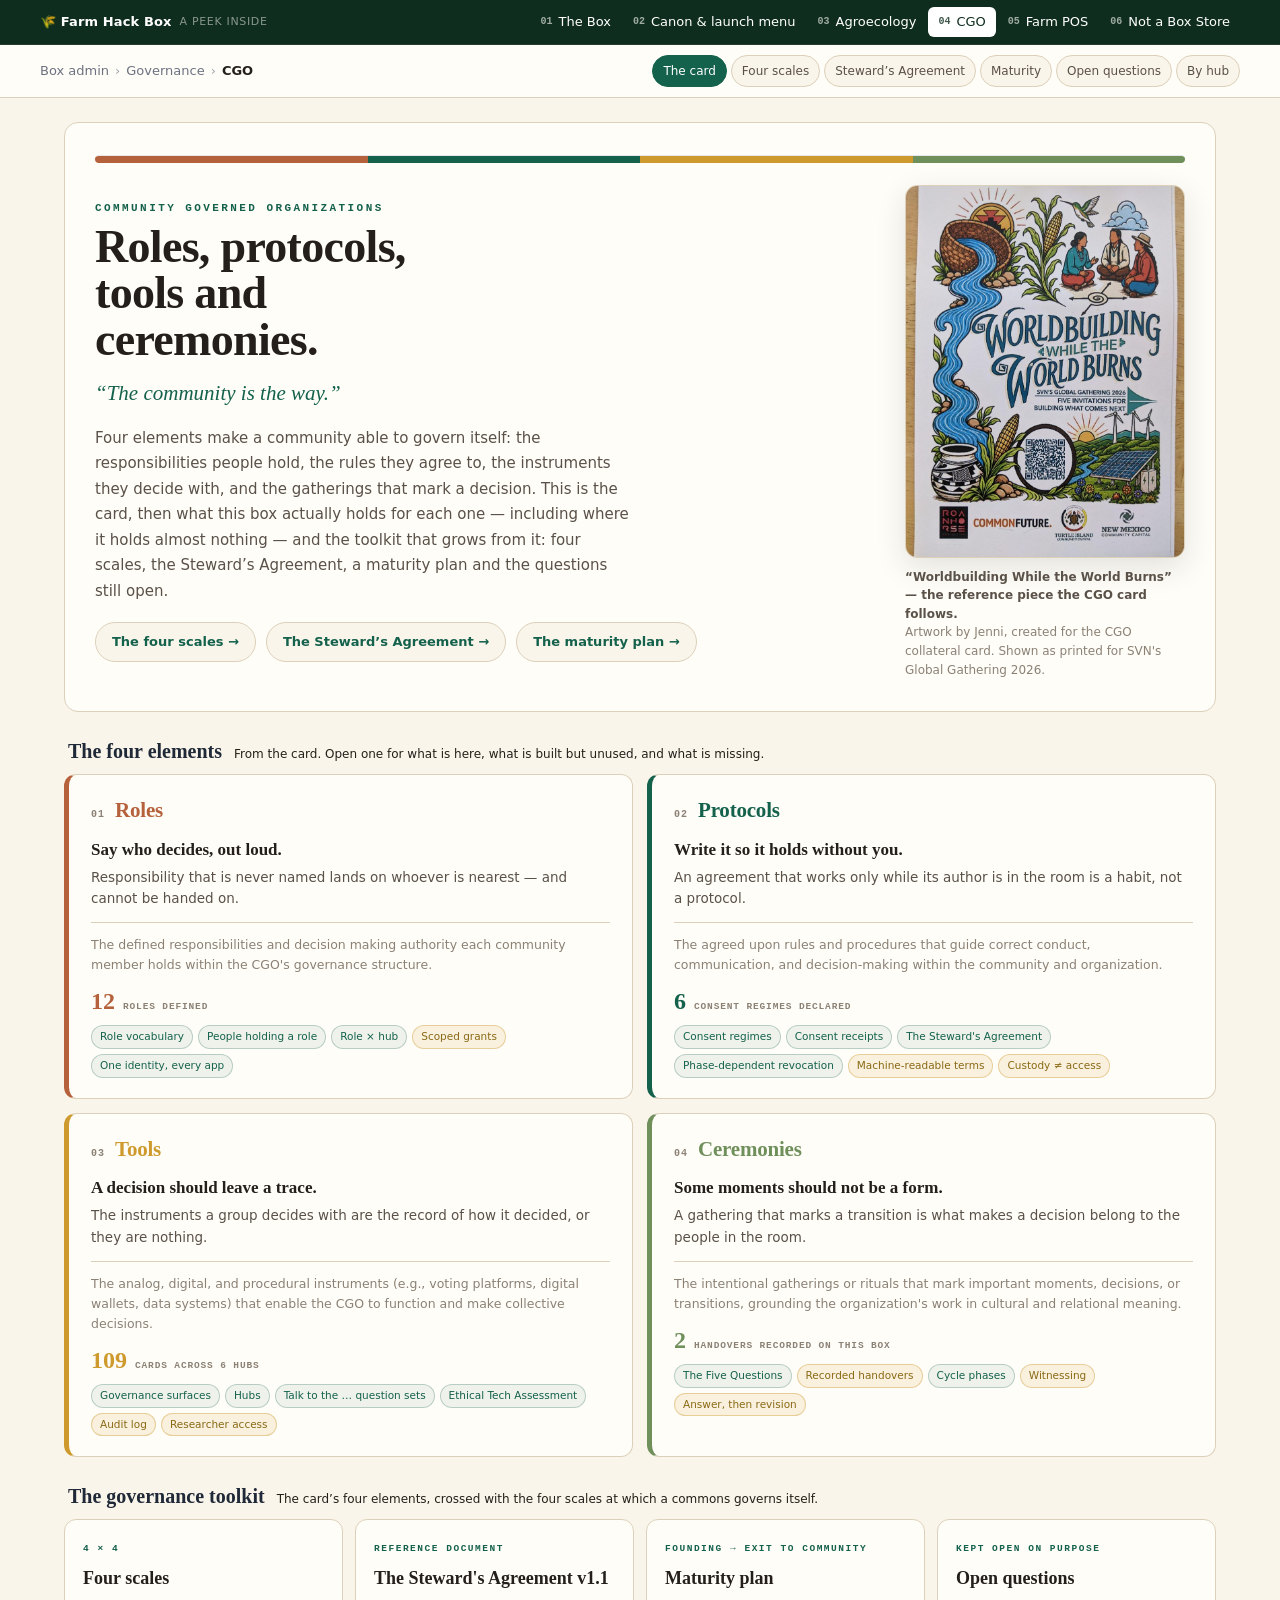
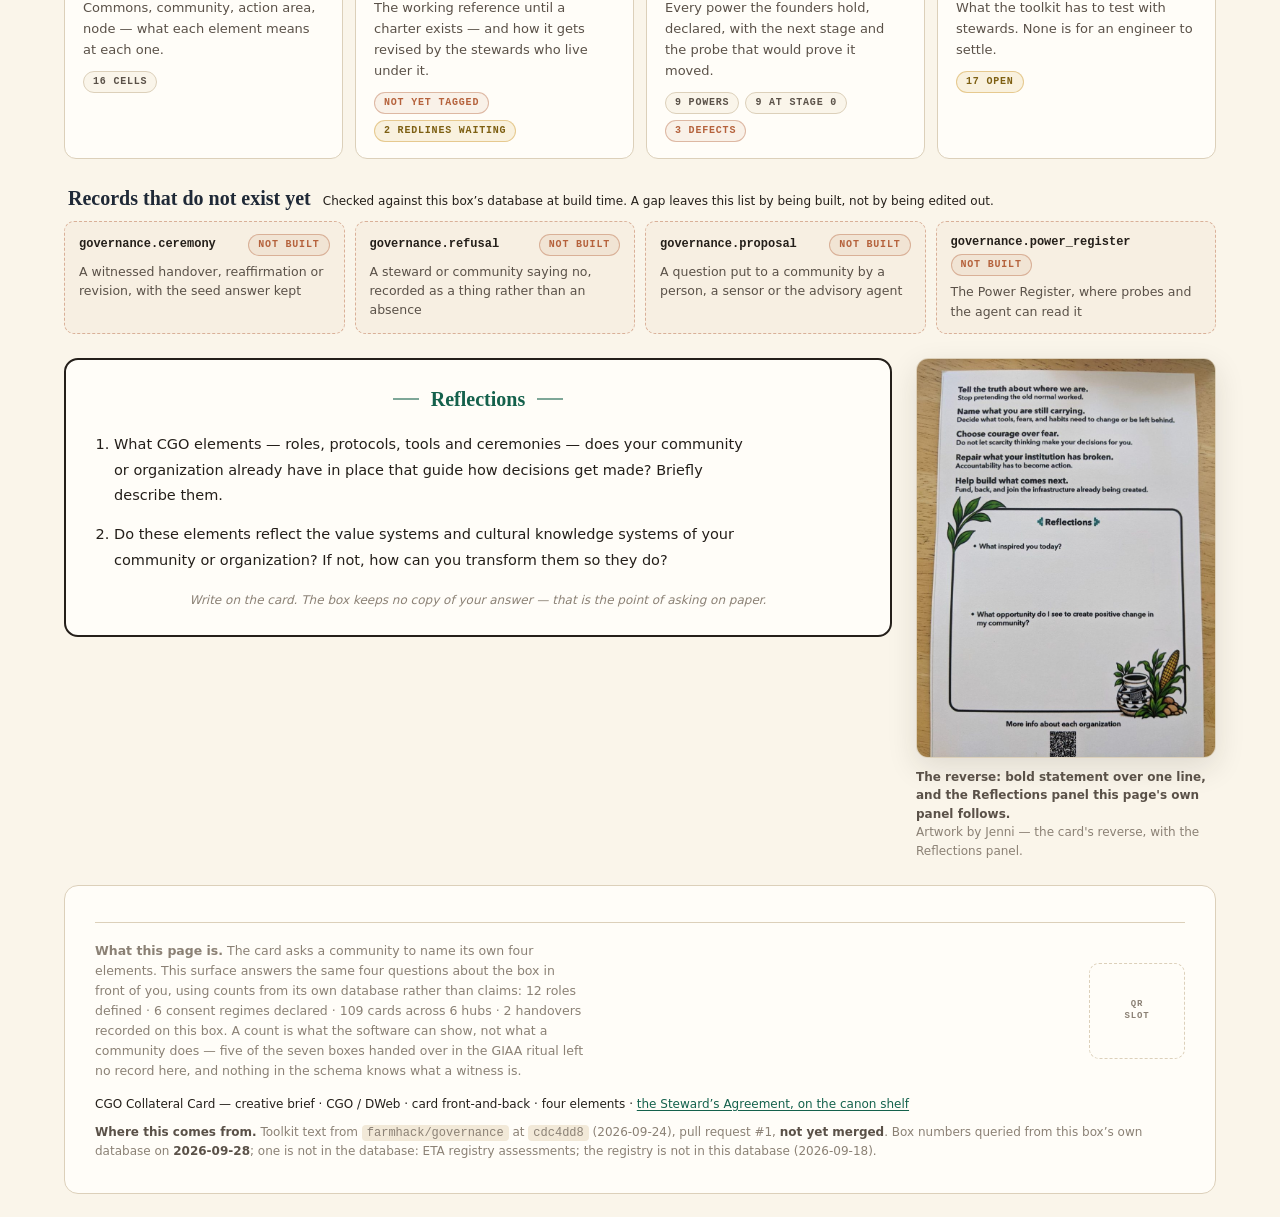
<file: cgo.html>
<!doctype html>
<html lang="en">
<head>
<meta charset="utf-8">
<meta name="viewport" content="width=device-width,initial-scale=1,viewport-fit=cover">
<title>CGO — Farm Hack Box</title>
<meta name="description" content="Community Governed Organizations: roles, protocols, tools and ceremonies — and what a Farm Hack Box actually holds for each.">
<link rel="icon" href="data:image/svg+xml,%3Csvg xmlns='http://www.w3.org/2000/svg' viewBox='0 0 100 100'%3E%3Ctext y='.9em' font-size='90'%3E🌾%3C/text%3E%3C/svg%3E">
<link rel="stylesheet" href="assets/peek.css">
<link rel="stylesheet" href="assets/app.css">
<script src="assets/peek.js" defer></script>
<style>
/* ─────────────────────────────────────────────────────────────────────────────
   CGO surface — a Governance-section sibling to /admin/#/agroecology, laid out
   as the printed card unfolded: the front (headline, tagline, hero art), the
   back (four blocks, each a bold statement over a one-line explanation), the
   Reflections box, and then — below the fold the card cannot have — what this
   box actually holds for each element.

   WHAT IS BORROWED FROM THE CARD, and what deliberately is not.
   Borrowed: the earth-tone palette, teal for headers, rounded-corner bordered
   boxes, the statement-over-explanation pattern from the reference card's back,
   the boxed Reflections panel, and the generous white space that makes the
   reference read as an invitation rather than a poster.
   NOT borrowed: the iconography. The river, corn, pottery and hummingbird on the
   reference pieces are hand-drawn Indigenous artwork by a named artist. Imitating
   that style in CSS would be taking the look without the hand or the permission,
   so the illustration areas here are marked slots, sized and placed where the art
   belongs, and the only ornament this page draws for itself is a four-colour band
   that is simply the four elements' own key.

   Type is the canon shelf's serif stack — locally available faces, no web font —
   because the box is offline-first and a page that needs Google Fonts to look
   right is a page that looks wrong in a barn.
   ───────────────────────────────────────────────────────────────────────────── */
.cgo{
  --paper:#FAF5EA; --paper-2:#F2E9D8; --card:#FFFDF8;
  --ink:#241F1A; --ink-soft:#5A5148; --ink-faint:#8B8175;
  --rule:#DCD0BA;
  --teal:#14614C; --teal-bright:#1D9E75;
  --clay:#B5623C; --corn:#CE9A2E; --sage:#6F8F5B; --river:#3C7A9E;
  --serif:"Iowan Old Style","Palatino Linotype",Palatino,"Book Antiqua",Georgia,serif;
  background:var(--paper);color:var(--ink);
}
body:has(.cgo){background:var(--paper,#FAF5EA)}
.cgo a{color:inherit}
.cgo .lnk{color:var(--teal)}
.cgo .t-title,.cgo .t-body,.cgo .t-faint{color:inherit}

/* ── the card, front ── */
.front{background:var(--card);border:1px solid var(--rule);border-radius:14px;padding:32px 30px;position:relative;overflow:hidden}
.front .eyebrow{font:700 11px/1 ui-monospace,Menlo,monospace;letter-spacing:.22em;text-transform:uppercase;color:var(--teal)}
.front h1{font-family:var(--serif);font-weight:600;font-size:clamp(28px,5vw,46px);line-height:1.02;letter-spacing:-.015em;margin:10px 0 0;max-width:15ch}
.front .tagline{font-family:var(--serif);font-style:italic;font-size:clamp(16px,2.4vw,21px);color:var(--teal);margin-top:14px}
.front .lede{font-size:15px;line-height:1.7;color:var(--ink-soft);max-width:56ch;margin-top:16px}
.front .go{margin-top:18px;display:flex;flex-wrap:wrap;gap:10px}
.front .go a{font-size:13px;font-weight:600;text-decoration:none;color:var(--teal);border:1px solid var(--rule);
  background:var(--paper);border-radius:999px;padding:9px 16px}
.front .go a:hover{border-color:var(--teal);background:#fff}
.frontgrid{display:grid;grid-template-columns:1fr 280px;gap:28px;align-items:center}
@media(max-width:820px){.frontgrid{grid-template-columns:1fr}}

/* the four-colour band: the elements' own key, and the page's only ornament */
.band{display:flex;height:8px;border-radius:999px;overflow:hidden;margin-bottom:22px}
.band i{flex:1}

/* artwork — the group's own card pieces, shown whole rather than cropped */
.art{margin:0}
.art img{display:block;width:100%;height:auto;border-radius:12px;border:1px solid var(--rule);
  box-shadow:0 10px 30px rgba(36,31,26,.12);cursor:zoom-in;background:var(--card)}
.art img:hover{border-color:var(--teal)}
.art figcaption{margin-top:10px;font-size:12px;line-height:1.55;color:var(--ink-faint);max-width:40ch}
.art figcaption b{display:block;color:var(--ink-soft);font-weight:600}
.cardpair{display:grid;grid-template-columns:1fr 300px;gap:24px;align-items:start}
@media(max-width:900px){.cardpair{grid-template-columns:1fr}.cardpair .art{max-width:420px}}

/* artwork slots — kept for art that does not exist yet */
.artslot{border:1.5px dashed var(--rule);border-radius:12px;background:
  repeating-linear-gradient(135deg,transparent,transparent 9px,rgba(220,208,186,.28) 9px,rgba(220,208,186,.28) 18px);
  min-height:190px;display:flex;flex-direction:column;align-items:center;justify-content:center;gap:6px;padding:18px;text-align:center}
.artslot .k{font:700 9.5px/1 ui-monospace,Menlo,monospace;letter-spacing:.16em;text-transform:uppercase;color:var(--teal)}
.artslot .t{font-size:12px;color:var(--ink-faint);max-width:26ch;line-height:1.5}

/* ── the card, back: four blocks ── */
.blocks{display:grid;gap:14px;grid-template-columns:1fr}
@media(min-width:820px){.blocks{grid-template-columns:1fr 1fr}} /* 2×2 — the back of the card, four blocks */
.q-card{display:block;background:var(--card);border:1.5px solid var(--rule);border-left:5px solid var(--acc);
  border-radius:12px;padding:20px 22px;text-decoration:none;transition:border-color .15s,box-shadow .15s,transform .15s}
.q-card:hover,.q-card:focus-visible{border-color:var(--acc);box-shadow:0 8px 22px rgba(36,31,26,.08);transform:translateY(-2px);outline:none}
.q-card .top{display:flex;align-items:baseline;gap:10px;flex-wrap:wrap}
.q-card h3{font-family:var(--serif);font-size:21px;font-weight:600;color:var(--acc);letter-spacing:-.01em}
.q-card .n{font:700 10px/1 ui-monospace,Menlo,monospace;color:var(--ink-faint);letter-spacing:.1em}
.q-card .statement{font-family:var(--serif);font-weight:600;font-size:17px;line-height:1.3;margin-top:12px;color:var(--ink)}
.q-card .line{font-size:13.5px;line-height:1.6;color:var(--ink-soft);margin-top:6px}
.q-card .quote{font-size:12.5px;line-height:1.6;color:var(--ink-faint);margin-top:12px;padding-top:12px;border-top:1px solid var(--rule)}
.q-card .holds{display:flex;align-items:baseline;gap:8px;margin-top:14px}
.q-card .holds b{font-family:var(--serif);font-size:24px;font-weight:600;color:var(--acc);line-height:1}
.q-card .holds span{font:600 9.5px/1.3 ui-monospace,Menlo,monospace;letter-spacing:.09em;text-transform:uppercase;color:var(--ink-faint)}
.cgo .spheres{gap:5px;margin-top:12px}
.cgo .sph{font-size:10.5px;padding:3px 8px;border-radius:999px;border:1px solid var(--rule);background:var(--paper);color:var(--ink-soft)}
.cgo .sph.has{background:rgba(20,97,76,.07);border-color:rgba(20,97,76,.25);color:var(--teal)}
.cgo .sph.none{background:rgba(206,154,46,.12);border-color:rgba(206,154,46,.4);color:#8a6914}

/* ── Reflections, the card's own panel ── */
.reflectbox{border:2.5px solid var(--ink);border-radius:14px;padding:24px 26px 26px;background:var(--card);position:relative}
.reflectbox h2{font-family:var(--serif);font-size:20px;font-weight:600;color:var(--teal);text-align:center;display:flex;
  align-items:center;justify-content:center;gap:12px}
.reflectbox h2 i{display:block;width:26px;height:2px;background:var(--teal);opacity:.55}
.reflectbox ol{margin:18px 0 0;padding-left:22px}
.reflectbox li{font-size:14.5px;color:var(--ink);line-height:1.75;margin-top:14px;max-width:70ch}
.reflectbox .hint{margin-top:18px;font-size:12px;color:var(--ink-faint);text-align:center;font-style:italic}

/* ── footer strip, where the card carries logos and a QR ── */
.cardfoot{display:grid;grid-template-columns:1fr auto;gap:20px;align-items:center;
  border-top:1px solid var(--rule);padding-top:18px;margin-top:4px}
@media(max-width:620px){.cardfoot{grid-template-columns:1fr}}
.cardfoot p{font-size:12.5px;color:var(--ink-faint);line-height:1.6;max-width:62ch}
.qrslot{width:96px;height:96px;border:1.5px dashed var(--rule);border-radius:10px;display:flex;align-items:center;
  justify-content:center;font:700 9px/1.3 ui-monospace,Menlo,monospace;letter-spacing:.1em;color:var(--ink-faint);text-align:center}

/* ── element page, in the same hand ── */
.cgo .card,.cgo .pit,.cgo .weak,.cgo table.mx{background:var(--card)}
.cgo .card{border-color:var(--rule)}
.cgo .el-head h1{font-family:var(--serif);font-size:30px;font-weight:600;color:var(--acc);letter-spacing:-.015em}
.cgo .el-statement{font-family:var(--serif);font-size:20px;font-weight:600;line-height:1.35;margin-top:10px;max-width:34ch}
.cgo .el-line{font-size:14px;color:var(--ink-soft);margin-top:8px;line-height:1.65;max-width:62ch}
.cgo .quotedef{font-size:14px;color:var(--ink-soft);line-height:1.7;margin-top:16px;padding-left:14px;border-left:3px solid var(--acc);max-width:66ch}
.cgo .reflect{border-color:var(--acc)}
.cgo .reflect p{color:var(--ink);font-family:var(--serif);font-size:16px}
.cgo .sect-head{border-bottom-color:var(--rule)}
.cgo .sect-head h2{font-family:var(--serif);font-size:18px;font-weight:600}
.cgo .divide>*+*{border-top-color:var(--rule)}
.cgo .nm{font-weight:600}
.cgo .li{color:var(--ink-faint)}
.cgo .weak{border-color:rgba(181,98,60,.45);background:rgba(181,98,60,.06)}
.cgo .weak h2{font-family:var(--serif);font-size:18px;color:var(--clay)}
.cgo .weak p{color:var(--ink-soft);font-size:13.5px;line-height:1.7}
.cgo .grp-head h2{font-family:var(--serif);font-size:20px;font-weight:600}
.cgo .crumb a,.cgo .pager a{color:var(--ink-soft)}
.dot.absent{background:transparent!important;border:1px solid var(--rule)}
.medallion{display:inline-flex;align-items:center;justify-content:center;flex-shrink:0;border-radius:50%;
  border:1.5px solid currentColor;background:var(--card);font-family:var(--serif);font-weight:600;line-height:1}

/* ── matrix, same palette ── */
.cgo table.mx thead th{border-bottom:1px solid var(--rule)}
.cgo .mx tbody tr.el{border-top-color:var(--rule)}
.cgo .mx tbody tr.el:hover td,.cgo .mx tbody tr.el:hover th{background:var(--paper)}
.cgo .mx .sticky{background:var(--card)}
.cgo .hub{font-family:var(--serif);font-size:15px;font-weight:600;color:var(--ink)}
.cgo .regime{font:600 9.5px/1.3 ui-monospace,Menlo,monospace;letter-spacing:.08em;text-transform:uppercase;color:var(--ink-faint);margin-top:2px}
.cgo .mx .rt{font-family:var(--serif);font-size:16px;font-weight:600;color:var(--acc)}
.cgo .cellv{font-size:13px;color:var(--ink-soft)}
.cgo .appbar{background:var(--card);border-bottom-color:var(--rule)}
.cgo .appbar .tabs a{border-color:var(--rule);background:var(--paper);color:var(--ink-soft)}
.cgo .appbar .tabs a[aria-current]{background:var(--teal);border-color:var(--teal);color:#fff}
.cgo .appbar .crumbs b{color:var(--ink)}
.cgo .appbar .tabs{flex-wrap:wrap}

/* ─────────────────────────────────────────────────────────────────────────────
   THE TOOLKIT (2026-09-28): the four scales, the Steward's Agreement, the
   maturity plan and the open questions. Words from farmhack/governance, numbers
   from this box's database — see cgo_toolkit.py. Same paper, same hand.
   ───────────────────────────────────────────────────────────────────────────── */
.cgo code{font:12px/1.4 ui-monospace,Menlo,monospace;background:var(--paper-2);padding:1px 5px;border-radius:4px;overflow-wrap:anywhere}
.provenance{font-size:12px;line-height:1.6;color:var(--ink-faint)}
.provenance b{color:var(--ink-soft);font-weight:600}
.pill{display:inline-flex;align-items:center;gap:6px;font:600 10px/1 ui-monospace,Menlo,monospace;letter-spacing:.08em;
  text-transform:uppercase;padding:5px 9px;border-radius:999px;border:1px solid var(--rule);background:var(--paper);color:var(--ink-soft);white-space:nowrap}
.pill.open{background:rgba(206,154,46,.12);border-color:rgba(206,154,46,.45);color:#7d5f12}
.pill.no{background:rgba(181,98,60,.08);border-color:rgba(181,98,60,.4);color:var(--clay)}
.pill.yes{background:rgba(20,97,76,.08);border-color:rgba(20,97,76,.3);color:var(--teal)}
.lede2{font-size:14.5px;line-height:1.7;color:var(--ink-soft);max-width:66ch}
.h-serif{font-family:var(--serif);font-weight:600;letter-spacing:-.01em}

/* toolkit doors on the front page */
.doors{display:grid;gap:12px;grid-template-columns:repeat(auto-fit,minmax(230px,1fr))}
.door{display:block;text-decoration:none;background:var(--card);border:1.5px solid var(--rule);border-radius:12px;padding:16px 18px;
  transition:border-color .15s,transform .15s}
.door:hover,.door:focus-visible{border-color:var(--teal);transform:translateY(-2px);outline:none}
.door .k{font:700 9.5px/1 ui-monospace,Menlo,monospace;letter-spacing:.16em;text-transform:uppercase;color:var(--teal)}
.door h3{font-family:var(--serif);font-size:18px;font-weight:600;margin-top:8px}
.door p{font-size:13px;line-height:1.6;color:var(--ink-soft);margin-top:6px}
.door .foot{margin-top:10px;display:flex;flex-wrap:wrap;gap:6px}

/* named gaps */
.gaps{display:grid;gap:10px;grid-template-columns:repeat(auto-fit,minmax(220px,1fr))}
.gap{border:1.5px dashed rgba(181,98,60,.45);border-radius:10px;padding:12px 14px;background:rgba(181,98,60,.04)}
.gap.built{border-style:solid;border-color:rgba(20,97,76,.35);background:rgba(20,97,76,.05)}
.gap code{background:transparent;padding:0;color:var(--ink);font-weight:600}
.gap p{font-size:12.5px;line-height:1.55;color:var(--ink-soft);margin-top:6px}

/* the 4 × 4 frame */
.frame{display:grid;grid-template-columns:150px repeat(4,minmax(0,1fr));gap:6px}
.frame .ch{border-radius:10px 10px 0 0;padding:12px 12px 10px;border-top:5px solid var(--acc);background:var(--card)}
.frame .ch b{font-family:var(--serif);font-size:17px;font-weight:600;color:var(--acc);display:block}
.frame .ch i{font-family:var(--serif);font-size:13px;color:var(--ink-soft);display:block;margin-top:4px;line-height:1.35}
.frame .rh{padding:12px;border-radius:10px 0 0 10px;background:var(--paper-2)}
.frame .rh b{font-family:var(--serif);font-size:16px;font-weight:600;display:block}
.frame .rh span{font-size:11.5px;color:var(--ink-faint);line-height:1.45;display:block;margin-top:4px}
.frame .cell{background:var(--card);border:1px solid var(--rule);border-radius:8px;padding:11px 12px;font-size:13px;line-height:1.55;color:var(--ink-soft)}
.frame .cell b{color:var(--ink);font-weight:600}
.frame .node .cell{border-color:var(--teal);box-shadow:inset 0 0 0 1px rgba(20,97,76,.15)}
.frame .node.rh{background:rgba(20,97,76,.1)}
.frame .corner{background:transparent}
.frame .row{display:contents}
.frame .cell .ek{display:none}
@media(max-width:900px){
  .frame{grid-template-columns:1fr}
  .frame .ch,.frame .corner{display:none}
  .frame .rh{border-radius:10px;margin-top:14px}
  .frame .cell .ek{display:block;font:700 9.5px/1 ui-monospace,Menlo,monospace;letter-spacing:.12em;text-transform:uppercase;color:var(--acc);margin-bottom:6px}
  .frame .cell{border-left:4px solid var(--acc)}
}
.colstrip{display:grid;gap:8px;grid-template-columns:repeat(auto-fit,minmax(200px,1fr))}
.colstrip .cell{background:var(--card);border:1px solid var(--rule);border-top:3px solid var(--acc);border-radius:8px;padding:11px 12px;font-size:13px;line-height:1.55;color:var(--ink-soft)}
.colstrip .cell .sc{font:700 9.5px/1 ui-monospace,Menlo,monospace;letter-spacing:.12em;text-transform:uppercase;color:var(--ink-faint);display:block;margin-bottom:6px}

/* the Agreement */
.agr-head{display:grid;grid-template-columns:1fr 260px;gap:26px;align-items:start}
@media(max-width:860px){.agr-head{grid-template-columns:1fr}.agr-head .art{max-width:360px}}
.status{display:grid;gap:8px;grid-template-columns:repeat(auto-fit,minmax(190px,1fr));margin-top:18px}
.status>div{background:var(--paper);border:1px solid var(--rule);border-radius:10px;padding:10px 12px}
.status .k{font:700 9.5px/1.2 ui-monospace,Menlo,monospace;letter-spacing:.12em;text-transform:uppercase;color:var(--ink-faint)}
.status .v{font-family:var(--serif);font-size:16px;font-weight:600;margin-top:6px}
.status .s{font-size:12px;color:var(--ink-soft);line-height:1.5;margin-top:4px}
.zine{display:grid;gap:14px;grid-template-columns:repeat(auto-fit,minmax(270px,1fr))}
.panel{background:var(--card);border:1.5px solid var(--rule);border-radius:12px;padding:18px 20px}
.panel h3{font:700 11px/1.2 ui-monospace,Menlo,monospace;letter-spacing:.16em;text-transform:uppercase;color:var(--acc,var(--teal))}
.panel ul{list-style:none;margin:12px 0 0;padding:0}
.panel li{font-size:13.5px;line-height:1.55;color:var(--ink-soft);padding:7px 0;border-top:1px solid var(--rule)}
.panel li:first-child{border-top:0}
.panel li b{display:block;font-family:var(--serif);font-size:15px;color:var(--ink);font-weight:600}
.panel li.x::before{content:"✕ ";color:var(--clay);font-weight:700}
.mantra{display:flex;flex-wrap:wrap;gap:8px;margin-top:12px}
.mantra span{font:700 11px/1 ui-monospace,Menlo,monospace;letter-spacing:.1em;color:var(--teal);border:1.5px solid rgba(20,97,76,.35);border-radius:999px;padding:7px 11px}
.aside{border-left:3px solid var(--acc,var(--teal));padding:4px 0 4px 14px;margin-top:12px}
.aside b{font:700 10px/1.2 ui-monospace,Menlo,monospace;letter-spacing:.12em;text-transform:uppercase;color:var(--ink-faint);display:block}
.aside p{font-family:var(--serif);font-size:14.5px;line-height:1.5;color:var(--ink);margin-top:4px}
.steps{counter-reset:s;list-style:none;margin:0;padding:0}
.steps>li{counter-increment:s;position:relative;padding:12px 0 12px 44px;border-top:1px solid var(--rule);font-size:14px;line-height:1.65;color:var(--ink-soft)}
.steps>li:first-child{border-top:0}
.steps>li::before{content:counter(s);position:absolute;left:0;top:12px;width:28px;height:28px;border-radius:50%;
  border:1.5px solid var(--teal);color:var(--teal);font:600 14px/26px var(--serif);text-align:center}
.steps>li b{color:var(--ink)}
.steps ul{margin:6px 0 0 18px;padding:0}
.steps ul li{margin-top:4px}

/* the maturity plan */
.ladder{display:grid;grid-template-columns:repeat(5,minmax(0,1fr));gap:6px}
@media(max-width:820px){.ladder{grid-template-columns:1fr}}
.rung{background:var(--card);border:1px solid var(--rule);border-radius:10px;padding:12px;border-top:4px solid var(--stg)}
.rung .n{font:700 10px/1 ui-monospace,Menlo,monospace;letter-spacing:.12em;color:var(--stg)}
.rung b{font-family:var(--serif);font-size:16px;font-weight:600;display:block;margin-top:6px}
.rung p{font-size:12.5px;line-height:1.55;color:var(--ink-soft);margin-top:6px}
.rung p.lg{color:var(--ink-faint);font-size:12px;border-top:1px dashed var(--rule);padding-top:6px}
.power{background:var(--card);border:1px solid var(--rule);border-radius:12px;padding:16px 18px}
.power+.power{margin-top:10px}
.power .top{display:flex;gap:12px;align-items:baseline;flex-wrap:wrap}
.power .id{font:700 11px/1 ui-monospace,Menlo,monospace;color:var(--ink-faint)}
.power h3{font-family:var(--serif);font-size:16.5px;font-weight:600;flex:1;min-width:220px;line-height:1.35}
.power .who{font-size:12.5px;color:var(--ink-soft);margin-top:4px}
.track{display:flex;gap:3px;margin-top:12px;align-items:center}
.track i{flex:1;height:7px;border-radius:999px;background:var(--paper-2);position:relative}
.track i.on{background:var(--stg)}
.track i.here::after{content:"";position:absolute;right:-2px;top:-4px;width:15px;height:15px;border-radius:50%;background:var(--card);border:3px solid var(--stg)}
.tracklbl{display:flex;justify-content:space-between;font:600 9px/1 ui-monospace,Menlo,monospace;letter-spacing:.06em;text-transform:uppercase;color:var(--ink-faint);margin-top:6px}
.power .cols{display:grid;grid-template-columns:1.4fr 1fr;gap:14px;margin-top:12px}
@media(max-width:720px){.power .cols{grid-template-columns:1fr}}
.power .cols .k{font:700 9.5px/1.2 ui-monospace,Menlo,monospace;letter-spacing:.12em;text-transform:uppercase;color:var(--ink-faint)}
.power .cols p{font-size:13px;line-height:1.6;color:var(--ink-soft);margin-top:4px}
.power .meta{display:flex;flex-wrap:wrap;gap:6px;margin-top:12px}
.defects{border:1.5px solid rgba(181,98,60,.45);background:rgba(181,98,60,.05);border-radius:12px;padding:18px 20px}
.defects h2{font-family:var(--serif);font-size:18px;color:var(--clay);font-weight:600}
.defects .d{padding:10px 0;border-top:1px solid rgba(181,98,60,.25);font-size:13px;line-height:1.6;color:var(--ink-soft)}
.defects .d:first-of-type{border-top:0}
.defects .d b.t{color:var(--ink);font-family:var(--serif);font-size:15px;display:block}
.guards{display:grid;gap:10px;grid-template-columns:repeat(auto-fit,minmax(250px,1fr))}
.guards div{background:var(--card);border:1px solid var(--rule);border-radius:10px;padding:13px 15px}
.guards b{font-family:var(--serif);font-size:15px;font-weight:600;display:block}
.guards p{font-size:12.5px;line-height:1.6;color:var(--ink-soft);margin-top:5px}
.mil{display:grid;grid-template-columns:200px 1fr;gap:0}
.mil>div{padding:10px 12px;border-top:1px solid var(--rule);font-size:13px;line-height:1.6;color:var(--ink-soft)}
.mil>div:nth-child(odd){font-family:var(--serif);font-weight:600;color:var(--ink)}
@media(max-width:620px){.mil{grid-template-columns:1fr}.mil>div:nth-child(even){border-top:0;padding-top:0}}

/* open questions */
.qgroup+.qgroup{margin-top:28px}
.qs{display:grid;gap:10px;grid-template-columns:repeat(auto-fit,minmax(300px,1fr));margin-top:12px}
.oq{background:var(--card);border:1.5px solid var(--rule);border-radius:12px;padding:15px 17px;display:flex;flex-direction:column;gap:10px}
.oq:target{border-color:var(--corn);box-shadow:0 0 0 3px rgba(206,154,46,.2)}
.oq .top{display:flex;justify-content:space-between;align-items:center;gap:10px}
.oq .id{font:700 12px/1 ui-monospace,Menlo,monospace;color:var(--ink-faint)}
.oq .q{font-family:var(--serif);font-size:15.5px;font-weight:600;line-height:1.4;color:var(--ink)}
.oq .k{font:700 9.5px/1.2 ui-monospace,Menlo,monospace;letter-spacing:.12em;text-transform:uppercase;color:var(--ink-faint)}
.oq .v{font-size:13px;line-height:1.55;color:var(--ink-soft);margin-top:3px}
.qref{text-decoration:none;border-bottom:1px dotted var(--corn);color:#7d5f12;font-weight:600}
</style>
</head>
<body data-peek="cgo" class="cgo">

<svg width="0" height="0" style="position:absolute" aria-hidden="true"><defs><symbol id="r-i-role-capture" viewBox="0 0 24 24" fill="none" stroke="currentColor" stroke-width="1.6" stroke-linecap="round" stroke-linejoin="round"><path d="M12 3v9"/><path d="M8.5 8.5L12 12l3.5-3.5"/><path d="M4 14v4a2 2 0 0 0 2 2h12a2 2 0 0 0 2-2v-4"/></symbol>
<symbol id="r-i-role-analyse" viewBox="0 0 24 24" fill="none" stroke="currentColor" stroke-width="1.6" stroke-linecap="round" stroke-linejoin="round"><path d="M5 20v-5"/><path d="M9.5 20v-8"/><path d="M14 20v-3"/><circle cx="15.5" cy="8.5" r="4.5"/><path d="M18.8 11.8L22 15"/></symbol>
<symbol id="r-i-role-interpret" viewBox="0 0 24 24" fill="none" stroke="currentColor" stroke-width="1.6" stroke-linecap="round" stroke-linejoin="round"><path d="M3.5 17a9 9 0 1 1 17 0"/><path d="M12 17l4.2-5"/><circle cx="12" cy="17" r="1.4"/></symbol>
<symbol id="r-i-role-govern" viewBox="0 0 24 24" fill="none" stroke="currentColor" stroke-width="1.6" stroke-linecap="round" stroke-linejoin="round"><path d="M6 3h8l4 4v8"/><path d="M6 3v18h5"/><path d="M14 3v4h4"/><circle cx="17" cy="18" r="3.2"/><path d="M17 15.6v2.4l1.6 1"/></symbol>
<symbol id="r-i-role-exchange" viewBox="0 0 24 24" fill="none" stroke="currentColor" stroke-width="1.6" stroke-linecap="round" stroke-linejoin="round"><path d="M4 9h13"/><path d="M13.5 5.5L17 9l-3.5 3.5"/><path d="M20 15H7"/><path d="M10.5 11.5L7 15l3.5 3.5"/></symbol>
<symbol id="r-i-book" viewBox="0 0 24 24" fill="none" stroke="currentColor" stroke-width="1.6" stroke-linecap="round" stroke-linejoin="round"><path d="M4 19.5A2.5 2.5 0 016.5 17H20"/><path d="M6.5 2H20v20H6.5A2.5 2.5 0 014 19.5v-15A2.5 2.5 0 016.5 2z"/></symbol></defs></svg>

<header class="appbar">
  <div class="appbar-inner">
    <nav class="crumbs" aria-label="Breadcrumb">
      <a href="/admin">Box admin</a><span>›</span><a href="/admin/#/governance">Governance</a><span>›</span><span id="crumb"><b>CGO</b></span>
    </nav>
    <div class="tabs" id="tabs">
      <a href="#/" data-v="list">The card</a>
      <a href="#/scales" data-v="scales">Four scales</a>
      <a href="#/agreement" data-v="agreement">Steward’s Agreement</a>
      <a href="#/maturity" data-v="maturity">Maturity</a>
      <a href="#/questions" data-v="questions">Open questions</a>
      <a href="#/matrix" data-v="matrix">By hub</a>
    </div>
  </div>
</header>

<main id="view" aria-live="polite"></main>

<script>window.CGO = {"_authored": "Prototype data for a CGO surface. The four element definitions are quoted from the CGO Collateral Card creative brief (CGO / DWeb, front-and-back card, 2026-07-05). Every number in double braces is filled at build time from src/cgo-queries.yaml, run against the box's own database; the words are authored here, the numbers never are.", "attribution": {"source_label": "CGO Collateral Card — creative brief", "byline": "CGO / DWeb · card front-and-back · four elements", "tagline": "The community is the way.", "naming_note": "The card expands CGO as Community Governed Organizations. The Cohort-2 hardware concept note calls the same group Community Governance of Open Knowledge, and this box's ground profile said Commons Governance Organization. Three expansions, one acronym — the card's is used here.", "art_note": "The artwork is Jenni's, created for the CGO card and used here as intended. This page takes its palette and its statement-over-explanation pattern from the same piece."}, "regimes": {"owner": "Owner-held", "research": "Research consent", "governance": "Governance testimony", "education": "Education records", "public": "Public reference", "administrative": "Administrative"}, "hubs": [{"id": "farmer", "label": "Farmer", "regime": "owner", "roles": 5, "cards": 36}, {"id": "science", "label": "Science", "regime": "research", "roles": 4, "cards": 12}, {"id": "commons", "label": "Commons", "regime": "public", "roles": 6, "cards": 23}, {"id": "district", "label": "District", "regime": "governance", "roles": 1, "cards": 1}, {"id": "school", "label": "School", "regime": "education", "roles": 2, "cards": 26}, {"id": "box-admin", "label": "Box Admin", "regime": "administrative", "roles": 0, "cards": 11}], "elements": [{"n": 1, "key": "roles", "title": "Roles", "statement": "Say who decides, out loud.", "line": "Responsibility that is never named lands on whoever is nearest — and cannot be handed on.", "icon": "fi:fair-labor", "essence": "The defined responsibilities and decision making authority each community member holds within the CGO's governance structure.", "practice": "On a box, a role is not a job title — it is what the software will and will not let a person see and do, in every app at once. The box keeps one vocabulary and maps it outward to farmOS, LiteFarm, the POS and the rest.", "reflect": "Who here can say no, and to whom? Name the person, not the position.", "count": 12, "count_label": "roles defined", "components": [{"id": "roles", "title": "Role vocabulary", "state": "live", "detail": "12 roles, each mapping to a farmOS, LiteFarm, POS, grazing and CFC role plus Authelia groups", "lands_in": "shared.roles — box_admin, customer, district_planner, educator, farmer, food_service, librarian, manager, researcher, student, viewer, worker"}, {"id": "people", "title": "People holding a role", "state": "live", "detail": "28 people, but only 5 of the 12 roles are actually held: farmer 16, viewer 7, box_admin 3, manager 1, worker 1", "lands_in": "shared.people.box_role"}, {"id": "hub-role", "title": "Role × hub", "state": "live", "detail": "18 mappings decide which hub each role can enter. Box Admin has none — it is superuser-only by design", "lands_in": "commons.hub_role"}, {"id": "role-grant", "title": "Scoped grants", "state": "partial", "detail": "Scoped, expiring and revocable grants, additive to the standing role — the mechanism a CGO needs to lend authority without handing it over. Built and verified; 0 issued", "lands_in": "shared.role_grant — 0 rows"}, {"id": "authelia", "title": "One identity, every app", "state": "live", "detail": "Single sign-on carries the role into each application rather than each app keeping its own user list", "lands_in": "Authelia groups per role"}], "gap": {"detail": "The vocabulary has no word for the roles the card is actually about. There is no steward, no witness, no convener — the people who hold authority in a CGO handoff are unrepresentable, so the box records the farm role someone happens to have instead.", "suggestion": "Add steward and witness to shared.roles, and issue them as scoped grants rather than standing roles: authority for this cycle, this hub, this cohort. The grant table is already built and waiting for its first row."}, "hub_presence": {"farmer": "5 roles", "science": "4 roles", "commons": "6 roles", "district": "1 role", "school": "2 roles", "box-admin": "superuser only"}}, {"n": 2, "key": "protocols", "title": "Protocols", "statement": "Write it so it holds without you.", "line": "An agreement that works only while its author is in the room is a habit, not a protocol.", "icon": "fi:fhb-governance", "essence": "The agreed upon rules and procedures that guide correct conduct, communication, and decision-making within the community and organization.", "practice": "The box's protocols are written twice: once in words people read aloud and sign, and once as rules the database enforces. Where only the first exists, the protocol is a promise; where both exist, it is a mechanism.", "reflect": "Which of your agreements would still hold if the person who wrote them left?", "count": 6, "count_label": "consent regimes declared", "components": [{"id": "regimes", "title": "Consent regimes", "state": "live", "detail": "6 regimes, each naming what withdrawal actually does. Governance testimony cannot un-make a published recommendation — withdrawal damages legitimacy, not accuracy. Education records make exposure unrepresentable rather than merely discouraged", "lands_in": "commons.consent_regime — one per hub"}, {"id": "receipts", "title": "Consent receipts", "state": "live", "detail": "31 receipts: 18 for lots, 7 for people, 4 for peer boxes, 2 for farms; 1 given by voice. 0 revoked; 1 with an expiry", "lands_in": "governance.consent_receipt, 2026-07-31 → 2026-09-06"}, {"id": "stewards-agreement", "title": "The Steward's Agreement", "state": "live", "detail": "Five questions, seven affirmations, seven reciprocities, revisable by the stewards who live under it. Carried on the shelf as text, and used as a setup gate", "lands_in": "canon shelf · Field Zine #2 v1.1"}, {"id": "phase-revocation", "title": "Phase-dependent revocation", "state": "live", "detail": "During listening a withdrawal deletes; after publication it can only record an amendment. Enforced by a trigger, not by a convention", "lands_in": "cll_lwg_cycles.status"}, {"id": "odrl", "title": "Machine-readable terms", "state": "planned", "detail": "The table that would let a receipt point at terms software can act on is empty, so every receipt's terms are prose a human must read", "lands_in": "governance.odrl_policies — 0 rows"}, {"id": "custody", "title": "Custody ≠ access", "state": "partial", "detail": "Holding someone's backup is deliberately a different permission from reading it. Built; no grant issued yet", "lands_in": "governance.custody_grant, custody_holding — 0 rows"}], "gap": {"detail": "31 receipts point at 0 machine-readable policies. The consent layer can record that somebody agreed, but not what they agreed to in a form any other program can check — which is precisely the part that has to travel when data moves between boxes.", "suggestion": "Write one ODRL policy per consent regime — six rows — and bind existing receipts to them. That turns the receipt from a note into a term."}, "hub_presence": {"farmer": "owner-held", "science": "research consent", "commons": "public reference", "district": "governance testimony", "school": "education records", "box-admin": "administrative"}}, {"n": 3, "key": "tools", "title": "Tools", "statement": "A decision should leave a trace.", "line": "The instruments a group decides with are the record of how it decided, or they are nothing.", "icon": "fi:fhb-co-creation", "essence": "The analog, digital, and procedural instruments (e.g., voting platforms, digital wallets, data systems) that enable the CGO to function and make collective decisions.", "practice": "Most of this box is tools, so the question is not how many there are but which ones a decision actually passes through — and whether they leave a trace anyone can check afterwards.", "reflect": "When your group decided something last, what did you use — and could a stranger reconstruct the decision from what it left behind?", "count": 109, "count_label": "cards across 6 hubs", "components": [{"id": "gov-surfaces", "title": "Governance surfaces", "state": "live", "detail": "Policies, Consent, Researchers and the Audit Log — the four screens in the launcher's Governance section", "lands_in": "/admin/#/governance"}, {"id": "hubs", "title": "Hubs", "state": "live", "detail": "6 hubs, 109 cards. Each hub carries its own consent regime, so where a tool sits decides the terms it works under", "lands_in": "commons.hub, hub_card"}, {"id": "question-sets", "title": "Talk to the … question sets", "state": "live", "detail": "The interview tool the card itself points at — structured conversations that produce cards rather than a form that produces rows", "lands_in": "the question-set suite"}, {"id": "eta", "title": "Ethical Tech Assessment", "state": "live", "detail": "Scores a tool against the GIAA six pillars. 143 assessments held, none of them of this box's own equipment", "lands_in": "/eta/"}, {"id": "audit", "title": "Audit log", "state": "partial", "detail": "818 events, 818 of them written by `system` and every one from the certification pipeline. Zero governance or consent actions are logged", "lands_in": "governance.audit_log"}, {"id": "researcher-access", "title": "Researcher access", "state": "planned", "detail": "The surface for granting an outsider consent-gated access exists; no grant has been made", "lands_in": "governance.researcher_access — 0 rows"}], "gap": {"detail": "The audit log is the tool whose entire job is to make decisions reviewable, and it holds no decisions — 818 rows of certification machinery and not one consent grant, role change or withdrawal. A CGO that cannot show its own decision history has tools but no accountability.", "suggestion": "Log every write to consent_receipt, role_grant and custody_grant as a governance event with a human actor. The table already has the columns; nothing writes to them."}, "hub_presence": {"farmer": "36 cards", "science": "12 cards", "commons": "23 cards", "district": "1 card", "school": "26 cards", "box-admin": "11 cards"}}, {"n": 4, "key": "ceremonies", "title": "Ceremonies", "statement": "Some moments should not be a form.", "line": "A gathering that marks a transition is what makes a decision belong to the people in the room.", "icon": "fi:fhb-food-traditions", "essence": "The intentional gatherings or rituals that mark important moments, decisions, or transitions, grounding the organization's work in cultural and relational meaning.", "practice": "The box already has one real ceremony: a new box will not finish its setup until its steward has answered five questions — LAND, COMMUNITY, LINEAGE, BOX, FUTURE STEWARD — in their own words, in front of a witness who cannot revise the answer. Seven boxes were handed over that way.", "reflect": "What moment in your community's year would be wrong to do over a form?", "count": 2, "count_label": "handovers recorded on this box", "components": [{"id": "five-questions", "title": "The Five Questions", "state": "live", "detail": "A technical gate, not paperwork: the first-run wizard does not complete and federation is not offered until the answer is recorded", "lands_in": "the setup wizard · canon shelf"}, {"id": "enrollment", "title": "Recorded handovers", "state": "partial", "detail": "2 completed enrolments are recorded here. Seven boxes were handed over in the GIAA / DWeb Camp ritual — the other five left no row on this box", "lands_in": "flash.enrollment_completion — 2 rows"}, {"id": "cycle-phases", "title": "Cycle phases", "state": "live", "detail": "Publication is treated as a moment that changes what may be withdrawn — the closest thing the data model has to a rite of passage", "lands_in": "cll_lwg_cycles.status"}, {"id": "witness", "title": "Witnessing", "state": "planned", "detail": "The affirming steward, the reading aloud, the deliberately slow handshake in front of others — none of it is represented anywhere in the schema", "lands_in": "nothing on this box"}, {"id": "revision", "title": "Answer, then revision", "state": "planned", "detail": "Stewards revise their first answer weeks later; the zine permits it. Nothing preserves both the seed and the revision with lineage intact", "lands_in": "nothing on this box"}], "gap": {"detail": "Ceremonies are the element the card treats as co-equal with the other three, and the only one this box can barely represent. Roles, protocols and tools each have tables; a witnessed handover has two rows in an enrolment table that records a hostname and an IP address. The ritual that made the federation real is, to the software, a device registration.", "suggestion": "Give the ceremony a record of its own: who answered, who witnessed, what was affirmed, when, and what was revised afterwards — with the seed answer kept, not overwritten. It is one table, and it is the difference between a network that was handed over and a fleet that was provisioned."}, "hub_presence": {"farmer": "—", "science": "—", "commons": "—", "district": "—", "school": "—", "box-admin": "2 handovers"}}], "reflections": ["What CGO elements — roles, protocols, tools and ceremonies — does your community or organization already have in place that guide how decisions get made? Briefly describe them.", "Do these elements reflect the value systems and cultural knowledge systems of your community or organization? If not, how can you transform them so they do?"], "art": [{"src": "assets/img/cgo-card-front.jpg", "alt": "Illustrated card front: a river running from a woven basket past corn, pottery and a hummingbird, three people seated in conversation, solar panels and wind turbines, under the hand-lettered headline Worldbuilding While the World Burns.", "caption": "“Worldbuilding While the World Burns” — the reference piece the CGO card follows.", "credit": "Artwork by Jenni, created for the CGO collateral card. Shown as printed for SVN's Global Gathering 2026."}, {"src": "assets/img/cgo-card-back.jpg", "alt": "The reverse of the card: five bold statements each with a one-line explanation, above a bordered Reflections panel with two open prompts, illustrated with corn, leaves and a painted pot.", "caption": "The reverse: bold statement over one line, and the Reflections panel this page's own panel follows.", "credit": "Artwork by Jenni — the card's reverse, with the Reflections panel."}], "toolkit": {"source": {"repo": "farmhack/governance", "ref": "toolkit/cgo-governance-toolkit", "pr": 1, "merged": false, "sha": "cdc4dd8", "date": "2026-09-24", "fresh": true, "tags": []}, "counts": {"source": "live", "as_of": "2026-09-28", "static": {"eta_n": {"as_of": "2026-09-18", "note": "ETA registry assessments; the registry is not in this database"}}}, "frame": [{"name": "Commons", "cells": {"roles": "Council, fiscal host, provisional body + sunset", "protocols": "Charter as meta-constitution", "tools": "Signatory registry", "ceremonies": "Reaffirmation, charter-by-concordance"}}, {"name": "Community", "cells": {"roles": "Steward Circle, binding seats incl. more-than-human guardians", "protocols": "Charter templates, rule menu, det/judgment worksheet", "tools": "Governance card, federation handshake", "ceremonies": "Transition deck, revision convening"}}, {"name": "Action area", "cells": {"roles": "Scoped, expiring grants", "protocols": "Phase-gated consent, machine-readable terms", "tools": "Proposal → opinion → tally, sensor-triggered proposals", "ceremonies": "Listening → publish phases"}}, {"name": "Node", "cells": {"roles": "Steward, witness, successor; <b>maturity register<\/b>", "protocols": "<b>Steward's Agreement<\/b> + local schedule, exit addendum, refusal record", "tools": "Governance card, audit log, <b>advisory agent<\/b>", "ceremonies": "Five questions witnessed; seed + revision kept"}}], "maturity": {"position": ["<b>Benevolent feudalism is a necessary stage, not a failure.<\/b> A young network needs someone who can run servers, mint keys, cut releases and hold the registry. Schneider names the root driver: <i>running servers requires expertise<\/i>. Handing a power to a steward who cannot yet exercise it does not decentralise anything. It creates an outage, or a quiet re-centralisation to whoever fixes the outage. The skipped key-mint at the DWeb Camp handoff showed how much pressure a handoff is under.", "<b>A benevolent stage is legitimate only while three things hold.<\/b> The stage is <b>declared<\/b> (every power is written down along with who holds it), it is <b>bounded<\/b> (every power has a next stage and a review date), and it is <b>checked<\/b> (the people who live under it can see progress, and they can say it isn't enough).", "<b>This is the pattern the Charter draft already uses.<\/b> AKC Charter v1.1 Art. VIII has a provisional body, time-boxed, that hands authority on at a quorum threshold <i>or<\/i> a sunset date, whichever comes first. The Steward's Agreement uses a \"steward bootstrap, then quorum\" pattern. This plan applies the same rule to each operational power, not just to the council.", "<b>Accidents are not stages.<\/b> A power held <i>deliberately<\/i> can mature in stages. A power that exists <i>by accident<\/i>, such as keys shared between boxes because a flash step was skipped, is a defect. It gets fixed on its own schedule and never gets relabelled as \"stage 0\"."], "stages": [{"n": 0, "name": "Founding", "means": "The founding stewards hold the power and use it for the network", "legit": "It is <i>declared<\/i> in the Power Register, with a named holder and a next-stage date"}, {"n": 1, "name": "Accountable", "means": "Same holder, but every use leaves a trace that stewards can read", "legit": "Uses are logged as governance events. Emergency uses are reported afterwards, with reasons"}, {"n": 2, "name": "Witnessed", "means": "Use needs a second party: a second steward, a signature, or a box that can refuse", "legit": "Nobody acts alone. Each box's steward can pin a version or decline"}, {"n": 3, "name": "Polycentric", "means": "The power is held at the scale where trust lives: per community, per box, or per action area", "legit": "More than one holder exists and each can run without the founders. The capacity has been demonstrated, not assumed"}, {"n": 4, "name": "Exit to community", "means": "The founders hold no power that others lack. The federation keeps only what the Charter reserves, which is ratifying the protocol", "legit": "Stewards affirm at an assembly that the handoff is real. This is the closing milestone review"}], "powers": [{"id": "P1", "power": "Publish the <code>/admin/<\/code> release that boxes pull automatically", "holder": "Founding operator", "stage": "0", "stage_n": 0, "next": "<b>1:<\/b> every release logged with a changelog + who published it. <b>2:<\/b> releases signed; each box's steward can pin a version or refuse", "probe": "A box shown an unsigned release <b>refuses it<\/b>; a pinned box stays pinned"}, {"id": "P2", "power": "Fleet identity writes (Authelia)", "holder": "box-01 operator", "stage": "0", "stage_n": 0, "next": "<b>1:<\/b> identity changes logged. <b>2:<\/b> per-box identity-admin issued as a scoped <code>role_grant<\/code>. <b>3:<\/b> local steward runs their box's identity (box-09 shows it can be done)", "probe": "A non-founder steward adds a user on their own box without box-01"}, {"id": "P3", "power": "Author the governance repo + commons registry", "holder": "box-01", "stage": "0", "stage_n": 0, "next": "<b>1:<\/b> off-site mirror (durability comes before distribution). <b>2:<\/b> changes need review by a non-founder. <b>3:<\/b> authority is set per repo, not per box", "probe": "Delete the box-01 copy in a drill: the corpus survives and can still be edited"}, {"id": "P4", "power": "Admit a node to the private network (Headscale)", "holder": "box-04 operator", "stage": "0", "stage_n": 0, "next": "<b>1:<\/b> every enrolment logged against a witnessed ceremony. <b>3:<\/b> a control plane per community. The box-05 sovereign Headscale is the working prototype", "probe": "A community enrols a node with no founder action"}, {"id": "P5", "power": "Superuser across hubs (<code>box_admin<\/code>)", "holder": "3 people", "stage": "0", "stage_n": 0, "next": "<b>1:<\/b> superuser actions visible to each hub's stewards. <b>2:<\/b> hub-scoped grants replace blanket superuser for routine work", "probe": "A hub steward can list every superuser action in their hub"}, {"id": "P6", "power": "Admit a steward to the federation (witnessing)", "holder": "Founding steward", "stage": "0", "stage_n": 0, "next": "<b>2:<\/b> any steward in good standing may witness (the Covenant already allows this). <b>3:<\/b> peers admit and decline by consensus (Charter Art. IX)", "probe": "A handoff happens with no founder in the room, and it is recorded as a ceremony"}, {"id": "P7", "power": "Draft and revise the Steward's Agreement (<b>the working reference document<\/b>) and the Charter", "holder": "Founder, plus reviewers", "stage": "0→1 (review comments already public; <b>no versioning process yet<\/b>)", "stage_n": 0, "next": "<b>1:<\/b> a canonical versioned source + open redline intake (exploration §5a). <b>2:<\/b> the v1.2 convening adopts changes from the stewards' redlines under a decision rule declared in advance. <b>3:<\/b> the provisional body; the Art. VIII quorum or sunset trigger is set at first assembly", "probe": "A text change is adopted that the founder did not author"}, {"id": "P8", "power": "Allocate stipends and the localization fund", "holder": "Founder / fiscal host", "stage": "0", "stage_n": 0, "next": "<b>1:<\/b> allocations published. <b>2:<\/b> recipients take part in allocation (the Big Green DAO practice in cohort 2)", "probe": "A funding decision is made by a body that includes recipients"}, {"id": "P9", "power": "Run the build and flash that creates new boxes", "holder": "Founding operator", "stage": "0", "stage_n": 0, "next": "<b>2:<\/b> the flasher is reproducible from the repo by a second person. <b>3:<\/b> a community flashes its own boxes", "probe": "A non-founder builds a working box from source"}], "defects": [{"id": "D1", "defect": "A signing key that is not unique per box", "why": "Nobody chose it, and it breaks the Covenant (\"your key is yours\"). It makes peer admission forgeable", "fix": "Mint a per-box key as a <b>first-boot gate<\/b>; rotate on every flash; re-key the affected boxes"}, {"id": "D2", "defect": "A backup identity that is not unique per box", "why": "Holding a backup becomes reading it, which breaks custody ≠ access", "fix": "Per-box identity + re-encrypt"}, {"id": "D3", "defect": "Credentials stored in cleartext on some boxes", "why": "Authority leaks to anyone with shell access", "fix": "Tracked by the fleet remediation tooling"}], "safeguards": [{"title": "The register is the declaration.", "text": "A power that is not in the register is not legitimately held. When a new power is discovered, it is entered at stage 0 with a date, and not quietly kept."}, {"title": "Every power has a review date.", "text": "Reviews fall at the annual reaffirmation plus a mid-year check. When a review date is missed, the holder must give a public reason. <b>Silence cannot be how a stage stays in place.<\/b> This is the Art. VIII \"threshold or sunset, whichever first\" rule at the level of a single power."}, {"title": "The ratchet.", "text": "A power only moves back to an earlier stage through a <b>recorded ceremony with a stated reason<\/b> (a security incident, or a steward who has left). Moving backwards is sometimes right, but it is never silent."}, {"title": "Evidence is a probe, not a claim.", "text": "Each stage change is shown by a demonstration that would fail if the change were not real (the probe column in §3). This rule comes straight from what this fleet has learned. We have logged \"up-to-date\" while serving the wrong directory, and we have passed our own gates on a match in a comment. A handoff counts as real when the new holder acts and it works."}, {"title": "Capacity travels with power.", "text": "No power moves to stage 3 without a runbook, a practice run, and a named second holder. Stage 3 without capacity is how networks re-centralise by accident."}, {"title": "Emergency powers are bounded.", "text": "The founders may act alone in an emergency. The action is logged, reported to the affected stewards within a set window, and reviewed at the next circle. An emergency never becomes a new standing power."}, {"title": "Those who live under it decide whether it is enough.", "text": "At each reaffirmation the stewards receive the register and the stage changes, and they record a ceremony: <i>progress affirmed<\/i>, or <i>progress insufficient<\/i> with reasons. That record is the legitimacy signal, and the founders cannot write it."}, {"title": "The advisory agent watches, but never judges or acts.", "text": "A local-model agent (always advisory) can read the register and the governance log. It reports powers past their review date, uses that were never logged, and probes that have not been re-run. It writes opinions, and people decide. This gives the agent its first job, which is low-risk and useful."}], "measures": ["Powers by stage: a count and a list, with change since the last review.", "<b>How many people can do it:<\/b> for each power, how many people have exercised it successfully.", "Share of boxes with their own keys and their own identity admin (moves when D1/D2 are fixed and P2 matures).", "<code>role_grant<\/code> rows issued to non-founders (today: 0).", "Governance events in the audit log (today: 0 of 818 rows).", "Handoffs and ceremonies completed without a founder present.", "Review dates missed, and the reasons given."], "milestones": [{"when": "Now → Oct", "what": "Register v0.1 re-verified; defects D1–D3 scheduled; safeguards 1–4 written into the Charter review packet as the operational form of Art. VIII"}, {"when": "Charter review (AKC draft)", "what": "Stewards see the register alongside the Charter. The Charter's provisional-body clause and this plan use the same trigger language"}, {"when": "Cohort-2 window (Oct → Mar)", "what": "Every power at stage 1 (logged). P6 and P7 reach stage 2 through cohort-2 handoffs and the v1.2 convening. D1/D2 closed before cohort-2 boxes ship"}, {"when": "First reaffirmation", "what": "The stewards' progress ceremony (safeguard 7); the register is re-dated"}, {"when": "Readiness for exit to community (months out)", "what": "<b>The closing review:<\/b> the full audit of who holds power. A power not at stage 3–4 gets a named plan, or a stated reason why it should stay federated"}]}, "questions": [{"id": "A", "title": "The reference document and its process", "items": [{"id": "A1", "q": "What decision rule adopts a new version of the Steward's Agreement: consent, consensus or supermajority?", "test": "Declare a rule before the first review window opens, then run the v1.2 convening under it", "who": "The first convening"}, {"id": "A2", "q": "How long does a review window stay open, and in which languages must the text exist before it closes?", "test": "Run one window with the two waiting redlines", "who": "Stewards"}, {"id": "A3", "q": "Is <code>v1.1<\/code> tagged as the canonical baseline?", "test": "A tag here, affirmed at a gathering", "who": "Stewards"}, {"id": "A4", "q": "When do the AKC Charter draft and Concept Note A join this repo? The repo is public", "test": "Dorn's call on timing and redaction", "who": "Dorn"}, {"id": "A5", "q": "How does the Agreement reconcile with the Charter once the Charter is reviewed (Charter Art. III)?", "test": "A consistency check during the Charter review", "who": "Charter reviewers"}]}, {"id": "B", "title": "Maturity and legitimacy", "items": [{"id": "B1", "q": "Where does the Power Register live: YAML here, or a DB table the agent can read?", "test": "Start with YAML; move it when the audit log records decisions", "who": "Dorn + builders"}, {"id": "B2", "q": "What is the review cadence: annual reaffirmation, plus a mid-year check?", "test": "The first reaffirmation", "who": "Stewards"}, {"id": "B3", "q": "Who receives reports of emergency power use before a Steward Circle exists?", "test": "Name a recipient; test with a drill", "who": "Dorn, then the Circle"}, {"id": "B4", "q": "Which powers stop at stage 3 because the Charter reserves them to the federation?", "test": "Draft a list for the Charter review", "who": "Charter reviewers"}, {"id": "B5", "q": "Do the probes in the Power Register actually fail when a handoff is fake?", "test": "Run each probe against a known-bad setup first", "who": "Builders, witnessed by a steward"}]}, {"id": "C", "title": "Architecture choices", "items": [{"id": "C1", "q": "Is the governance card per community, per node, or both, with nodes inheriting? (Recommendation: both)", "test": "Fill one community card + two node cards", "who": "Cohort stewards"}, {"id": "C2", "q": "Are cards invited or required alongside the Charter review? (Recommendation: invited; collected as the rule-menu sample)", "test": "Invite cohort-1/2 + LWG districts", "who": "Dorn"}, {"id": "C3", "q": "Agent model: is the local floor + fleet-owned T3 enough, with no cloud?", "test": "Run the advisory agent on the historical corpus using local models only", "who": "Dorn"}, {"id": "C4", "q": "Reference more-than-human case: Sallie/SGMA groundwater, or an on-box LWG + FieldKit prototype first?", "test": "Prototype a sensor-triggered proposal", "who": "Dorn + Sallie"}, {"id": "C5", "q": "Seat model: one design for Smith's guardian seats and the binding Indigenous seats. Binding or advisory?", "test": "Draft the Steward Circle seat clause; review with Indigenous partners", "who": "Circle + partners"}, {"id": "C6", "q": "Community layer: Bonfire (native governance tools) or the Matrix plan?", "test": "A trial Bonfire instance next to Matrix", "who": "Dorn"}, {"id": "C7", "q": "Blockchain posture: map Smith's four domains onto our own primitives, with no chain", "test": "Confirm in writing", "who": "Dorn"}]}], "agreement": {"title": "The Steward's Agreement", "version": "v1.1", "kicker": "STEWARD FIELD ZINE #2 · v1.1", "credits": "Farm Hack · OpenTEAM · NMCC · IndigiDAO · 11th Hour · AKC · CGO · CC BY 4.0", "footer": "read slowly · adopt only at a gathering · revised by the stewards who live under it", "tagline": "NOT A EULA. A COVENANT.", "pace": ["→ read in one sitting", "→ better weeks than an afternoon", "→ witnessed, not clicked", "→ revised by its stewards", "→ adopted only at a gathering"], "ritual": [{"k": "", "v": "Five movements — read, don't skim."}, {"k": "", "v": "Seven affirmations — what you give."}, {"k": "", "v": "Seven reciprocities — what the commons gives back."}, {"k": "", "v": "Witnessed by a steward in good standing."}, {"k": "", "v": "A first signed record — the seed of your persona."}], "questions": [{"k": "LAND", "v": "what ground is this, and what do you owe it?"}, {"k": "COMMUNITY", "v": "who is this for, and who decides?"}, {"k": "LINEAGE", "v": "whose work do you inherit and carry on?"}, {"k": "BOX", "v": "what will this machine hold, and what will it refuse?"}, {"k": "FUTURE STEWARD", "v": "who receives the seat after you?"}], "promise": [{"label": "SEVEN AFFIRMATIONS — WHAT YOU GIVE", "items": [{"k": "PRESENCE", "v": "show up, gather, witness other stewards."}, {"k": "CONSENT (3a)", "v": "the moment consent is withdrawn, stop sharing. Without question."}, {"k": "DESTRUCTION (3b)", "v": "erase what's asked — unless law or safety says seal it. Never bury harm."}, {"k": "HONEST FAILURE", "v": "keep a true record of what went wrong."}, {"k": "SUCCESSION", "v": "name who receives your box and records."}]}, {"label": "THE BOUNDARIES — WHAT YOU REFUSE", "items": [{"k": "", "v": "sell or transfer commons data"}, {"k": "", "v": "surveil the people who work the land"}, {"k": "", "v": "become a chokepoint others depend on"}, {"k": "", "v": "override a community's TK / Biocultural label"}]}], "back": [{"label": "SEVEN RECIPROCITIES — WHAT YOU RECEIVE", "items": [{"k": "A REAL PROMISOR", "v": "Farm Hack (with OpenTEAM) holds the commons' side. An address to write to, not a feeling."}, {"k": "A TRUE LOAN", "v": "the box is on loan (a bailment): it can't be seized for an unrelated debt, and it reaches your successor, not your creditors."}, {"k": "SUCCESSION THAT WORKS", "v": "a short written designation moves your records when the moment comes."}, {"k": "DEFENSE", "v": "help standing up to an overbroad demand for your data."}, {"k": "BACKUP", "v": "your records survive the fire."}]}], "covenant": [{"k": "OPEN KNOWLEDGE, CLOSED SECRETS", "v": "what we know we share; the keys that protect us we guard."}, {"k": "YOUR KEY IS YOURS", "v": "no one, not even Farm Hack, holds a master key to your box."}, {"k": "A STOLEN DRIVE IS A BRICK", "v": "records sealed, opened only by your key."}, {"k": "CAREFUL ADMISSION", "v": "new boxes are vouched in; a bad actor is declined by consensus. We stop shaking its hand."}, {"k": "FOR THE WORST DAY", "v": "written walk-throughs + optional split-key recovery among stewards you choose."}], "will_not": ["NO MASTER KEY", "NO KILL SWITCH", "NO WATCHTOWER", "NO SCORE", "NO PHONING HOME", "NO PUNISHMENT FROM ABOVE"], "boxes": [{"title": "THE PACE", "body": "Meant to be read in one sitting. Still better to take weeks than an afternoon. The seat is not going anywhere."}, {"title": "THE FIRST GIFT", "body": "Your first record is signed by your own key. It is the seed of your persona — the beginning of your word in the federation."}, {"title": "PROMISES NEED A PROMISOR", "body": "v1.1 names who stands behind each one — so the kindest promises are keepable, not just spoken."}, {"title": "THE ONLY ENFORCEMENT", "body": "Neighbors stop shaking the hand of a node that exfiltrates raw data. A refusal among equals — never a sentence from above."}], "adoption": ["No editor is in charge. It is revised by the stewards who live under it, and adopted only by stewards, at a gathering."], "tagged": false, "process": [{"text": "<b>One canonical, versioned source.<\/b> The v1.0 docx, the v1.1 amendments and the Security Covenant are in <code>farmhack/governance<\/code> (one commit, 06-14). <b>The v1.1 zine source is not.<\/b> Commit it on box-01 and tag it <code>v1.1<\/code>. The zine, PDF and translations are <i>builds<\/i> from that source. They are never edited on their own.", "sub": []}, {"text": "<b>Open intake of redlines.<\/b> Any steward may propose a change: by email, by Forgejo issue or PR, or by voice through a talk-to-the question set. Each redline records who, which clause, the proposed text and the reason. <b>The two waiting redlines are entered first<\/b>, credited to their authors.", "sub": []}, {"text": "<b>An announced review window, readable in the stewards' languages.<\/b> A draft version opens for a fixed period. Comments do not close until the text is available in the languages the stewards use (en/es/fr at least, following cohort 1). Otherwise review only reaches English speakers.", "sub": []}, {"text": "<b>Adoption at a convening (a ceremony, not a merge).<\/b> The stewards who live under the Agreement adopt the new version at a convening, which the zine's back cover promises. <b>The decision rule is declared before the window opens<\/b> (consent, consensus or supermajority: a deterministic clause, and so a question for the first convening).", "sub": []}, {"text": "<b>Version classes:<\/b>", "sub": ["<b>patch:<\/b> wording, translation or typo. No change to what anyone owes or is owed.", "<b>minor:<\/b> adds a protection or a clarification. Reduces no steward's rights.", "<b>major:<\/b> changes an affirmation, refusal, reciprocity or the five questions. <b>Each steward re-affirms individually.<\/b>"]}, {"text": "<b>No \"or any later version\".<\/b> A steward is bound by the version they affirmed until they affirm a newer one. The founders cannot change a steward's terms by publishing. The node card already carries <code>steward_agreement.version<\/code>, so each box records which version its steward holds.", "sub": []}, {"text": "<b>Lineage kept.<\/b> Every version, redline and adoption record stays in the repo, as ceremony records hold the seed answer (§4 Ceremonies). A superseded version is marked superseded and never deleted.", "sub": []}, {"text": "<b>Reconciled with the Charter later.<\/b> When the AKC Charter review completes, its Art. III already makes the Agreement the node-scale instrument. The Charter review then checks the Agreement for consistency rather than replacing it.", "sub": []}], "redlines": {"waiting": 2, "entered": 0, "note": "Two stewards’ redlines are waiting with no path to adoption. None has been entered in an intake yet."}}, "gaps": [{"name": "governance.ceremony", "exists": false, "what": "A witnessed handover, reaffirmation or revision, with the seed answer kept"}, {"name": "governance.refusal", "exists": false, "what": "A steward or community saying no, recorded as a thing rather than an absence"}, {"name": "governance.proposal", "exists": false, "what": "A question put to a community by a person, a sensor or the advisory agent"}, {"name": "governance.power_register", "exists": false, "what": "The Power Register, where probes and the agent can read it"}]}};</script>
<script>
(function(){
'use strict';
var D = window.CGO, view = document.getElementById('view');
var ACC = { roles:'var(--clay)', protocols:'var(--teal)', tools:'var(--corn)', ceremonies:'var(--sage)' };
var STATE_DOT = { live:'#4CAF50', partial:'#F57F17', planned:'#BDBDBD' };
var STATE_SAYS = { live:'in use', partial:'built, barely used', planned:'not built yet' };

function esc(s){ return String(s==null?'':s).replace(/[&<>"]/g,function(c){return {'&':'&amp;','<':'&lt;','>':'&gt;','"':'&quot;'}[c];}); }
/* A numbered medallion, not an icon. The box's four fhb-* glyphs are all
   hexagon-framed and read as the same mark at 22px, and the card's imagery is
   illustration rather than iconography — so the element's number in its own
   colour is both clearer and honest about where the artwork belongs. */
function mark(el,size){
  size = size || 34;
  return '<span class="medallion" style="width:'+size+'px;height:'+size+'px;border-color:'+ACC[el.key]+';color:'+ACC[el.key]+
    ';font-size:'+Math.round(size*.46)+'px">'+el.n+'</span>';
}
function band(){ return '<div class="band">'+D.elements.map(function(e){ return '<i style="background:'+ACC[e.key]+'"></i>'; }).join('')+'</div>'; }
function attribution(){
  var a = D.attribution;
  return esc(a.source_label)+' · '+esc(a.byline)+' · <a class="lnk" href="canon.html#steward">the Steward’s Agreement, on the canon shelf</a>';
}
function figure(i){
  var a = (D.art||[])[i];
  if (!a) return '';
  return '<figure class="art"><img src="'+esc(a.src)+'" alt="'+esc(a.alt)+'" loading="lazy" data-zoom'+
    ' data-caption="'+esc(a.caption)+'" data-credit="'+esc(a.credit)+'">'+
    '<figcaption><b>'+esc(a.caption)+'</b>'+esc(a.credit)+'</figcaption></figure>';
}
function artslot(kind, text){
  return '<div class="artslot"><span class="k">'+esc(kind)+'</span><span class="t">'+esc(text)+'</span></div>';
}
function reflections(hint){
  return '<section class="reflectbox"><h2><i></i>Reflections<i></i></h2><ol>'+
    D.reflections.map(function(r){ return '<li>'+esc(r)+'</li>'; }).join('')+'</ol>'+
    (hint ? '<p class="hint">'+esc(hint)+'</p>' : '')+'</section>';
}

/* ───────────── the card, unfolded ───────────── */
function block(el){
  return '<a class="q-card" style="--acc:'+ACC[el.key]+'" href="#/'+el.n+'">'+
    '<div class="top"><span class="n">0'+el.n+'</span><h3>'+esc(el.title)+'</h3></div>'+
    '<p class="statement">'+esc(el.statement)+'</p>'+
    '<p class="line">'+esc(el.line)+'</p>'+
    '<p class="quote">'+esc(el.essence)+'</p>'+
    '<div class="holds"><b>'+el.count+'</b><span>'+esc(el.count_label)+'</span></div>'+
    '<div class="spheres">'+el.components.map(function(c){
      return '<span class="sph '+(c.state==='live'?'has':'none')+'" data-tip="'+esc(c.title+' — '+STATE_SAYS[c.state])+'">'+esc(c.title)+'</span>';
    }).join('')+'</div></a>';
}
function renderList(){
  view.className = 'stack';
  view.innerHTML =
    '<section class="front">'+band()+
      '<div class="frontgrid"><div>'+
        '<p class="eyebrow">Community Governed Organizations</p>'+
        '<h1>Roles, protocols, tools and ceremonies.</h1>'+
        '<p class="tagline">“'+esc(D.attribution.tagline)+'”</p>'+
        '<p class="lede">Four elements make a community able to govern itself: the responsibilities people hold, '+
          'the rules they agree to, the instruments they decide with, and the gatherings that mark a decision. '+
          'This is the card, then what this box actually holds for each one — including where it holds almost nothing — '+
          'and the toolkit that grows from it: four scales, the Steward’s Agreement, a maturity plan and the questions still open.</p>'+
        '<div class="go"><a href="#/scales">The four scales →</a><a href="#/agreement">The Steward’s Agreement →</a>'+
          '<a href="#/maturity">The maturity plan →</a></div>'+
      '</div>'+
      figure(0)+
      '</div>'+
    '</section>'+

    '<section><header class="grp-head"><h2>The four elements</h2>'+
      '<span class="t-faint">From the card. Open one for what is here, what is built but unused, and what is missing.</span></header>'+
      '<div class="blocks">'+D.elements.map(block).join('')+'</div></section>'+
    doors()+

    '<div class="cardpair">'+
      reflections('Write on the card. The box keeps no copy of your answer — that is the point of asking on paper.')+
      figure(1)+
    '</div>'+

    '<section class="front"><div class="cardfoot">'+
      '<p><b>What this page is.</b> The card asks a community to name its own four elements. This surface answers the '+
        'same four questions about the box in front of you, using counts from its own database rather than claims: '+D.elements.map(function(e){ return e.count+' '+e.count_label; }).join(' · ')+'. '+
        'A count is what the software can show, not what a community does — five of the seven boxes handed over in the '+
        'GIAA ritual left no record here, and nothing in the schema knows what a witness is.</p>'+
      '<div class="qrslot">QR<br>SLOT</div>'+
    '</div>'+
    '<p class="t-faint" style="margin-top:14px;font-size:12px">'+attribution()+'</p><div style="margin-top:10px">'+sourceLine()+'</div></section>';
}

/* ───────────── one element ───────────── */
function component(c){
  return '<div class="comp"><span class="dot'+(c.state==='planned'?' absent':'')+'" style="background:'+(STATE_DOT[c.state]||STATE_DOT.planned)+'" data-tip="'+esc(STATE_SAYS[c.state])+'"></span>'+
    '<span style="min-width:0"><span class="nm">'+esc(c.title)+'</span>'+
    '<span class="rl"><span>'+esc(STATE_SAYS[c.state])+'</span></span>'+
    '<span class="li" style="font-family:inherit;font-size:13px;color:var(--ink-soft);line-height:1.65">'+esc(c.detail)+'</span>'+
    '<span class="li">'+esc(c.lands_in)+'</span></span></div>';
}
function renderElement(n){
  var el = D.elements.filter(function(e){ return String(e.n)===String(n); })[0];
  if (!el) { view.className=''; view.innerHTML='<p class="t-body">No such element. <a class="lnk" href="#/">Back to CGO</a></p>'; return; }
  var prev = D.elements[el.n-2], next = D.elements[el.n], acc = ACC[el.key];
  view.className = 'stack-sm el-page';
  view.innerHTML =
    '<div class="crumb"><a href="#/">CGO</a><span>·</span><span>element '+el.n+' of 4</span></div>'+
    '<div class="card pad-lg" style="--acc:'+acc+';border-left:5px solid '+acc+'"><div class="el-head">'+mark(el,44)+'<div style="min-width:0">'+
      '<div class="el-n">Element '+el.n+' / 4</div><h1>'+esc(el.title)+'</h1>'+
      '<p class="el-statement">'+esc(el.statement)+'</p>'+
      '<p class="el-line">'+esc(el.line)+'</p>'+
      '<p class="quotedef">'+esc(el.essence)+'</p>'+
      '<p class="el-line">'+esc(el.practice)+'</p>'+
      '<div class="reflect"><div class="el-n upper" style="font-family:inherit">Reflect</div><p>'+esc(el.reflect)+'</p></div>'+
      '<div style="font-size:11px;color:var(--ink-faint);margin-top:16px">'+attribution()+'</div>'+
    '</div></div></div>'+

    '<section class="card" style="overflow:hidden"><header class="sect-head"><h2>What this box holds</h2>'+
      '<span class="t-faint">'+el.components.filter(function(c){return c.state==='live';}).length+' of '+el.components.length+
      ' in use · a hollow dot is a mechanism that does not exist yet</span></header>'+
      '<div class="divide">'+el.components.map(function(c){ return '<div class="sph-row">'+component(c)+'</div>'; }).join('')+'</div></section>'+

    '<section><header class="grp-head"><h2>'+esc(el.title)+' at the four scales</h2><span class="t-faint">One column of the <a class="lnk" href="#/scales">toolkit frame</a>.</span></header>'+
      '<div class="colstrip">'+T.frame.map(function(s){ return '<div class="cell" style="--acc:'+acc+'"><span class="sc">'+esc(s.name)+'</span>'+s.cells[el.key]+'</div>'; }).join('')+'</div></section>'+

    '<section class="weak"><h2>Where this element is weak here</h2><p>'+esc(el.gap.detail)+'</p>'+
      '<p class="mt2"><b style="font-weight:600">Suggestion: </b>'+esc(el.gap.suggestion)+'</p></section>'+

    reflections()+

    '<div class="pager">'+(prev?'<a href="#/'+prev.n+'">← '+esc(prev.title)+'</a>':'<span></span>')+
      (next?'<a href="#/'+next.n+'">'+esc(next.title)+' →</a>':'<a href="#/matrix">By hub →</a>')+'</div>';
}

/* ───────────── four elements × six hubs ───────────── */
function ceremonyFinding(){
  var c = D.elements[3], words = ['none','one','two','three','four','five','six','seven','eight','nine','ten'];
  var empty = D.hubs.filter(function(h){ var v = c.hub_presence[h.id]; return !v || v==='—'; }).length;
  var held = D.hubs.filter(function(h){ var v = c.hub_presence[h.id]; return v && v!=='—'; })
                   .map(function(h){ return h.label+' holds '+c.hub_presence[h.id]; });
  return 'The Ceremonies row is the finding, not a rendering error: '+(words[empty]||empty)+' of '+(words[D.hubs.length]||D.hubs.length)+
    ' hubs hold nothing'+(held.length?', and '+esc(held.join('; '))+' — device enrolments, not witnessed ceremonies':'')+'.';
}
function renderMatrix(){
  view.className = 'stack-sm';
  view.innerHTML =
    '<section class="front" style="padding:24px 26px">'+band()+
      '<div class="row"><h1 style="font-family:var(--serif);font-size:26px;font-weight:600">The four elements, by hub</h1>'+
      '<a class="lnk" href="#/">← Back to the card</a></div>'+
      '<p class="lede" style="margin-top:8px">Each hub on this box carries its own consent regime, so the same element '+
      'means something different depending on where a person is standing.</p></section>'+
    '<div class="card tblwrap"><table class="mx"><thead><tr><th class="sticky"></th>'+
      D.hubs.map(function(h){ return '<th scope="col"><div class="hub">'+esc(h.label)+'</div><div class="regime">'+esc(D.regimes[h.regime])+'</div></th>'; }).join('')+
    '</tr></thead><tbody>'+
      D.elements.map(function(el){
        return '<tr class="el" style="--acc:'+ACC[el.key]+'"><th scope="row" class="sticky"><a href="#/'+el.n+'">'+mark(el,22)+
          '<span class="rt">'+esc(el.title)+'</span></a></th>'+
          D.hubs.map(function(h){
            var v = el.hub_presence[h.id];
            return v && v !== '—'
              ? '<td><a href="#/'+el.n+'"><span class="cellv">'+esc(v)+'</span></a></td>'
              : '<td style="text-align:center"><span style="color:var(--rule)" data-tip="Nothing here yet — the box does not represent this element in this hub.">·</span></td>';
          }).join('')+'</tr>';
      }).join('')+
    '</tbody></table></div>'+
    '<div style="padding:0 4px"><p style="font-size:13.5px;color:var(--ink-soft);line-height:1.7">'+ceremonyFinding()+'</p>'+
      '<p class="t-faint" style="margin-top:8px;color:var(--ink-faint)">'+esc(D.attribution.naming_note)+'</p>'+
      '<p class="t-faint" style="margin-top:8px;color:var(--ink-faint)">'+esc(D.attribution.art_note)+'</p></div>'+
    reflections();
}

/* ═════════════ THE TOOLKIT ═════════════
   Strings under D.toolkit that end in HTML (cells, powers, questions, process
   steps) were rendered from the governance repo's markdown by the build, which
   escaped them first; everything else still goes through esc(). */
var T = D.toolkit;
var STAGE_C = ['var(--clay)','var(--corn)','var(--river)','var(--sage)','var(--teal)'];
var SCALE_GLOSS = {
  'Commons':'The Charter, across the whole federation',
  'Community':'A CGO or steward circle',
  'Action area':'One effort with its own cycle, such as a district’s listening-to-publish round',
  'Node':'One box and one steward — where the Steward’s Agreement lives'
};
function qlink(id){ return '<a class="qref" href="#/questions/'+esc(id)+'">'+esc(id)+'</a>'; }
function qlinks(ids){ return ids.map(qlink).join(' · '); }
function openCount(){ return T.questions.reduce(function(n,g){ return n+g.items.length; },0); }
function sourceLine(){
  var s = T.source, c = T.counts;
  var st = Object.keys(c.static||{}).map(function(k){ return c.static[k].note+' ('+c.static[k].as_of+')'; });
  return '<p class="provenance"><b>Where this comes from.</b> Toolkit text from <code>'+esc(s.repo)+'</code> at <code>'+esc(s.sha)+
    '</code> ('+esc(s.date)+'), '+(s.merged?'merged':'pull request #'+s.pr+', <b>not yet merged</b>')+
    '. Box numbers '+(c.source==='live'?'queried from this box’s own database on <b>'+esc(c.as_of)+'</b>':'from a <b>snapshot</b> dated '+esc(c.as_of))+
    (st.length?'; one is not in the database: '+esc(st.join('; ')):'')+'.</p>';
}
function pageHead(k, title, lede){
  return '<section class="front" style="padding:26px 28px">'+band()+
    '<p class="eyebrow">'+esc(k)+'</p><h1 class="h-serif" style="font-size:clamp(24px,4vw,34px);margin-top:8px;max-width:26ch;line-height:1.1">'+esc(title)+'</h1>'+
    '<p class="lede2" style="margin-top:12px">'+lede+'</p></section>';
}
function gapsBlock(){
  return '<section><header class="grp-head"><h2>Records that do not exist yet</h2>'+
    '<span class="t-faint">Checked against this box’s database at build time. A gap leaves this list by being built, not by being edited out.</span></header>'+
    '<div class="gaps">'+T.gaps.map(function(g){
      return '<div class="gap'+(g.exists?' built':'')+'"><div class="row" style="justify-content:space-between"><code>'+esc(g.name)+'</code>'+
        '<span class="pill '+(g.exists?'yes':'no')+'">'+(g.exists?'exists':'not built')+'</span></div><p>'+esc(g.what)+'</p></div>';
    }).join('')+'</div></section>';
}
function doors(){
  var a = T.agreement, m = T.maturity;
  var atStage0 = m.powers.filter(function(p){ return p.stage_n===0; }).length;
  return '<section><header class="grp-head"><h2>The governance toolkit</h2>'+
    '<span class="t-faint">The card’s four elements, crossed with the four scales at which a commons governs itself.</span></header>'+
    '<div class="doors">'+
      '<a class="door" href="#/scales"><span class="k">4 × 4</span><h3>Four scales</h3><p>Commons, community, action area, node — what each element means at each one.</p>'+
        '<div class="foot"><span class="pill">16 cells</span></div></a>'+
      '<a class="door" href="#/agreement"><span class="k">Reference document</span><h3>'+esc(a.title)+' '+esc(a.version)+'</h3><p>The working reference until a charter exists — and how it gets revised by the stewards who live under it.</p>'+
        '<div class="foot"><span class="pill '+(a.tagged?'yes':'no')+'">'+(a.tagged?'tagged':'not yet tagged')+'</span><span class="pill open">'+a.redlines.waiting+' redlines waiting</span></div></a>'+
      '<a class="door" href="#/maturity"><span class="k">Founding → exit to community</span><h3>Maturity plan</h3><p>Every power the founders hold, declared, with the next stage and the probe that would prove it moved.</p>'+
        '<div class="foot"><span class="pill">'+m.powers.length+' powers</span><span class="pill">'+atStage0+' at stage 0</span><span class="pill no">'+m.defects.length+' defects</span></div></a>'+
      '<a class="door" href="#/questions"><span class="k">Kept open on purpose</span><h3>Open questions</h3><p>What the toolkit has to test with stewards. None is for an engineer to settle.</p>'+
        '<div class="foot"><span class="pill open">'+openCount()+' open</span></div></a>'+
    '</div></section>'+gapsBlock();
}

/* ───────────── four scales × four elements ───────────── */
function renderScales(){
  view.className = 'stack-sm';
  var head = '<div class="corner"></div>'+D.elements.map(function(e){
    return '<a class="ch" href="#/'+e.n+'" style="--acc:'+ACC[e.key]+';text-decoration:none"><b>'+esc(e.title)+'</b><i>'+esc(e.statement)+'</i></a>';
  }).join('');
  var rows = T.frame.map(function(s){
    var node = s.name==='Node' ? ' node' : '';
    return '<div class="row'+node+'"><div class="rh'+node+'"><b>'+esc(s.name)+'</b><span>'+esc(SCALE_GLOSS[s.name]||'')+'</span></div>'+
      D.elements.map(function(e){
        return '<div class="cell" style="--acc:'+ACC[e.key]+'"><span class="ek">'+esc(e.title)+'</span>'+s.cells[e.key]+'</div>';
      }).join('')+'</div>';
  }).join('');
  view.innerHTML =
    pageHead('The governance toolkit', 'Four elements, at four scales.',
      'The card names what a community needs in order to govern itself. The AKC Charter draft names the scales it governs at, '+
      'from the whole commons down to one box. The toolkit is where they cross — sixteen cells, most of which already have '+
      'something in them. <b>Bold</b> marks what the Schneider, Smith and CROW research adds; the rest is work already on the box or on paper.')+
    '<div class="frame">'+head+rows+'</div>'+
    '<div class="card pad-lg" style="background:var(--card)"><p class="lede2" style="max-width:none">The research handoff proposed twelve new modules. '+
      'Almost all of them already had a home in one of these cells, so they are folded in rather than built beside. '+
      'The architecture line it proposed — card, constitution, agent, checks, sensors, seats — survives: it runs down the <b>Node</b> row, '+
      'with the Charter above it as the constitution that constitutions answer to. The agent in the Node row is advisory, permanently: '+
      'it writes opinions that cite a clause and it never acts or votes.</p></div>'+
    sourceLine();
}

/* ───────────── the Steward's Agreement ───────────── */
function panel(title, items, acc, cls){
  return '<div class="panel" style="--acc:'+acc+'"><h3>'+esc(title)+'</h3><ul>'+items.map(function(it){
    return '<li'+(cls?' class="'+cls+'"':'')+'>'+(it.k?'<b>'+esc(it.k.charAt(0)+it.k.slice(1).toLowerCase())+'</b>':'')+esc(it.v)+'</li>';
  }).join('')+'</ul></div>';
}
function renderAgreement(){
  var a = T.agreement;
  view.className = 'stack-sm';
  var box = function(t){ return (a.boxes.filter(function(b){ return b.title===t; })[0]||{}).body||''; };
  view.innerHTML =
    '<section class="front" style="padding:26px 28px">'+band()+
      '<div class="agr-head"><div>'+
        '<p class="eyebrow">The working reference document</p>'+
        '<h1 class="h-serif" style="font-size:clamp(26px,4.4vw,38px);margin-top:8px">'+esc(a.title)+' <span style="color:var(--teal)">'+esc(a.version)+'</span></h1>'+
        '<p class="tagline" style="font-family:var(--serif);font-style:italic;color:var(--teal);font-size:18px;margin-top:10px">'+esc(a.tagline.charAt(0)+a.tagline.slice(1).toLowerCase())+'</p>'+
        '<p class="lede2" style="margin-top:12px">No charter has been written or approved yet; the AKC Concordance charter draft is close to going out for review. '+
          'Until it is, this is the document the rest of the toolkit anchors to — the governance card, each box’s local schedule, '+
          'the maturity plan and what the advisory agent reads. It was adopted at a gathering. It has not had a full community review, '+
          'and there is no versioning process yet. This page shows the text as the zine prints it, then where its revision stands.</p>'+
        '<div class="status">'+
          '<div><span class="k">Canonical source</span><div class="v">'+(a.tagged?'Tagged '+esc(a.version):'Not yet tagged')+'</div><div class="s">Tagging '+esc(a.version)+' as the baseline is for the stewards to affirm · '+qlink('A3')+'</div></div>'+
          '<div><span class="k">Redlines</span><div class="v">'+a.redlines.waiting+' waiting · '+a.redlines.entered+' entered</div><div class="s">'+esc(a.redlines.note)+'</div></div>'+
          '<div><span class="k">Decision rule</span><div class="v">Not yet declared</div><div class="s">Consent, consensus or supermajority — declared before any review window opens · '+qlink('A1')+'</div></div>'+
          '<div><span class="k">Review window</span><div class="v">Not opened</div><div class="s">Length and languages still open · '+qlink('A2')+'</div></div>'+
        '</div>'+
      '</div>'+figure(1)+'</div>'+
    '</section>'+

    '<section><header class="grp-head"><h2>The text, as Field Zine #2 prints it</h2><span class="t-faint">'+esc(a.kicker)+' · '+esc(a.footer)+'</span></header>'+
    '<div class="zine">'+
      panel('The ritual — what you move through', a.ritual, 'var(--teal)')+
      '<div class="panel" style="--acc:var(--teal)"><h3>The five questions</h3><p style="font-size:12.5px;color:var(--ink-faint);margin-top:6px">The setup does not finish until they are answered.</p><ul>'+
        a.questions.map(function(q){ return '<li><b>'+esc(q.k.charAt(0)+q.k.slice(1).toLowerCase())+'</b>'+esc(q.v)+'</li>'; }).join('')+'</ul>'+
        '<div class="aside" style="--acc:var(--sage)"><b>The first gift</b><p>'+esc(box('THE FIRST GIFT'))+'</p></div></div>'+
      a.promise.map(function(g,i){ return panel(g.label, g.items, 'var(--clay)', i?'x':''); }).join('')+
      a.back.map(function(g){ return '<div class="panel" style="--acc:var(--river)"><h3>'+esc(g.label)+'</h3><ul>'+g.items.map(function(it){
          return '<li>'+(it.k?'<b>'+esc(it.k.charAt(0)+it.k.slice(1).toLowerCase())+'</b>':'')+esc(it.v)+'</li>'; }).join('')+'</ul>'+
          '<div class="aside" style="--acc:var(--river)"><b>Promises need a promisor</b><p>'+esc(box('PROMISES NEED A PROMISOR'))+'</p></div></div>'; }).join('')+
      panel('The security covenant — keep each other safe', a.covenant, 'var(--teal)')+
      '<div class="panel" style="--acc:var(--sage)"><h3>What the box will not do</h3><div class="mantra">'+
        a.will_not.map(function(w){ return '<span>'+esc(w)+'</span>'; }).join('')+'</div>'+
        '<div class="aside" style="--acc:var(--sage)"><b>The only enforcement</b><p>'+esc(box('THE ONLY ENFORCEMENT'))+'</p></div>'+
        '<div class="aside" style="--acc:var(--clay)"><b>How it is adopted</b><p>'+esc(a.adoption.join(' '))+'</p></div></div>'+
    '</div></section>'+

    '<section class="card pad-lg" style="background:var(--card)"><header class="sect-head" style="padding:0 0 12px;margin-bottom:4px">'+
      '<h2>How it would be revised — proposed, not adopted</h2><span class="t-faint">From the toolkit exploration, §5a. This process is itself power P7 in the <a class="lnk" href="#/maturity">maturity plan</a>.</span></header>'+
      '<ol class="steps">'+a.process.map(function(p){
        return '<li>'+p.text+(p.sub.length?'<ul>'+p.sub.map(function(x){ return '<li>'+x+'</li>'; }).join('')+'</ul>':'')+'</li>';
      }).join('')+'</ol>'+
      '<p class="provenance" style="margin-top:12px">Open questions on this process: '+qlinks(T.questions[0].items.map(function(i){ return i.id; }))+'</p></section>'+
    '<p class="provenance">'+esc(a.credits)+'</p>'+sourceLine();
}

/* ───────────── maturity: founding → exit to community ───────────── */
function track(n){
  var h = '<div class="track" style="--stg:'+STAGE_C[n]+'">';
  for (var i=0;i<5;i++) h += '<i class="'+(i<=n?'on':'')+(i===n?' here':'')+'"></i>';
  return h+'</div><div class="tracklbl">'+T.maturity.stages.map(function(s){ return '<span>'+s.n+'</span>'; }).join('')+'</div>';
}
function renderMaturity(){
  var m = T.maturity;
  view.className = 'stack-sm';
  view.innerHTML =
    pageHead('From benevolent stewardship to exit to community', 'A power held on purpose, declared, with a way out.',
      'A young network needs someone who can run servers, mint keys and cut releases. That stage is necessary, not a failure — '+
      'and it is legitimate only while every power is <b>declared</b>, <b>bounded</b> by a next stage and a review date, and <b>checked</b> '+
      'by the people who live under it. This replaces the feudalism audit; the full audit becomes the closing milestone, months off.')+

    '<section><header class="grp-head"><h2>Position</h2></header><ol class="steps">'+m.position.map(function(p){ return '<li>'+p+'</li>'; }).join('')+'</ol></section>'+

    '<section><header class="grp-head"><h2>The five stages</h2><span class="t-faint">A power moves up one stage at a time, with a capability transfer and a probe.</span></header>'+
      '<div class="ladder">'+m.stages.map(function(s){
        return '<div class="rung" style="--stg:'+STAGE_C[s.n]+'"><span class="n">STAGE '+s.n+'</span><b>'+esc(s.name)+'</b><p>'+s.means+'</p><p class="lg">'+s.legit+'</p></div>';
      }).join('')+'</div></section>'+

    '<section><header class="grp-head"><h2>Power Register — first draft</h2>'+
      '<span class="t-faint">Public copy. Every row must be re-verified on the box before it circulates. No review dates are set and no probe has been run yet — both are shown, not hidden.</span></header>'+
      m.powers.map(function(p){
        return '<article class="power" style="--stg:'+STAGE_C[p.stage_n]+'"><div class="top"><span class="id">'+esc(p.id)+'</span><h3>'+p.power+'</h3></div>'+
          '<div class="who">Held by: '+p.holder+' · Stage now: '+p.stage+'</div>'+track(p.stage_n)+
          '<div class="cols"><div><span class="k">Next stage and criterion</span><p>'+p.next+'</p></div>'+
          '<div><span class="k">Probe — verified by its effect, not a report</span><p>'+p.probe+'</p></div></div>'+
          '<div class="meta"><span class="pill no">Review date: not set</span><span class="pill open">Probe: not yet run</span></div></article>';
      }).join('')+
      '<p class="provenance" style="margin-top:10px">Where the register lives, how often it is reviewed and who hears about emergency use: '+qlinks(['B1','B2','B3','B4','B5'])+'</p></section>'+

    '<section class="defects"><h2>Defects — fixed now, never relabelled as a stage</h2>'+
      '<p style="font-size:13px;color:var(--ink-soft);margin:6px 0 10px;line-height:1.6">A power held <i>deliberately</i> can mature in stages. One that exists by accident is a defect. '+
      'Handing on admission to the network means nothing while admission can be forged, so these come first. The specific boxes and counts are kept in the internal copy.</p>'+
      m.defects.map(function(d){
        return '<div class="d"><b class="t">'+esc(d.id)+' · '+d.defect+'</b>'+d.why+'<br><b style="font-weight:600;color:var(--ink)">Fix:</b> '+d.fix+'</div>';
      }).join('')+'</section>'+

    '<section><header class="grp-head"><h2>Safeguards: how we know progress is legitimate</h2></header>'+
      '<div class="guards">'+m.safeguards.map(function(g){ return '<div><b>'+g.title+'</b><p>'+g.text+'</p></div>'; }).join('')+'</div></section>'+

    '<section class="card pad-lg" style="background:var(--card)"><header class="sect-head" style="padding:0 0 10px"><h2>What gets measured at every reaffirmation</h2></header>'+
      '<ul style="margin:0;padding-left:18px">'+m.measures.map(function(x){ return '<li style="font-size:13.5px;line-height:1.7;color:var(--ink-soft)">'+x+'</li>'; }).join('')+'</ul></section>'+

    '<section><header class="grp-head"><h2>Milestones</h2></header><div class="card" style="background:var(--card);padding:4px 8px"><div class="mil">'+
      m.milestones.map(function(x){ return '<div>'+x.when+'</div><div>'+x.what+'</div>'; }).join('')+'</div></div></section>'+
    sourceLine();
}

/* ───────────── open questions ───────────── */
function renderQuestions(focus){
  view.className = 'stack-sm';
  view.innerHTML =
    pageHead('Kept open on purpose', openCount()+' questions the toolkit has to test.',
      'Each is something the toolkit and the proposed architecture must try out with stewards. None is to be settled by an engineer. '+
      'Every one names what would count as an answer and who gives it — and every one is still open.')+
    T.questions.map(function(g){
      return '<section class="qgroup"><header class="grp-head"><h2>'+esc(g.id)+'. '+esc(g.title)+'</h2></header><div class="qs">'+
        g.items.map(function(q){
          return '<article class="oq" id="q-'+esc(q.id)+'"><div class="top"><span class="id">'+esc(q.id)+'</span><span class="pill open">Open</span></div>'+
            '<p class="q">'+q.q+'</p>'+
            '<div><span class="k">How it gets tested</span><p class="v">'+q.test+'</p></div>'+
            '<div><span class="k">Who answers</span><p class="v">'+q.who+'</p></div></article>';
        }).join('')+'</div></section>';
    }).join('')+sourceLine();
  if (focus) {
    var el = document.getElementById('q-'+focus);
    if (el) { setTimeout(function(){ el.scrollIntoView({block:'center'}); el.style.borderColor='var(--corn)'; el.style.boxShadow='0 0 0 3px rgba(206,154,46,.25)'; }, 0); }
  }
}

/* ───────────── router ───────────── */
function route(){
  var h = (location.hash||'').replace(/^#\/?/,''), crumb = document.getElementById('crumb'), v = 'list';
  var named = { scales:['Four scales',renderScales], agreement:['Steward’s Agreement',renderAgreement],
                maturity:['Maturity plan',renderMaturity], questions:['Open questions',renderQuestions] };
  var qm = /^questions\/([A-Z]\d+)$/.exec(h);
  if (qm) { v='questions'; renderQuestions(qm[1]); crumb.innerHTML = '<a href="#/">CGO</a> › <a href="#/questions">Open questions</a> › <b>'+esc(qm[1])+'</b>'; }
  else if (named[h]) { v=h; named[h][1](); crumb.innerHTML = '<a href="#/">CGO</a> › <b>'+esc(named[h][0])+'</b>'; }
  else if (h === 'matrix') { v='matrix'; renderMatrix(); crumb.innerHTML = '<a href="#/">CGO</a> › <b>By hub</b>'; }
  else if (/^[1-4]$/.test(h)) {
    v='el'; renderElement(h);
    crumb.innerHTML = '<a href="#/">CGO</a> › <b>'+esc(D.elements[+h-1].title)+'</b>';
  } else { renderList(); crumb.innerHTML = '<b>CGO</b>'; }
  document.querySelectorAll('#tabs a').forEach(function(a){
    if (a.getAttribute('data-v') === v) a.setAttribute('aria-current','page'); else a.removeAttribute('aria-current');
  });
  var tl = { matrix:'By hub', scales:'Four scales', agreement:'Steward’s Agreement', maturity:'Maturity plan', questions:'Open questions' };
  document.title = (tl[v]?tl[v]+' · ':v==='el'?D.elements[+h-1].title+' · ':'') + 'CGO — Farm Hack Box';
}
window.addEventListener('hashchange', function(){ route(); if (!/^#\/questions\//.test(location.hash)) window.scrollTo(0,0); });
route();
})();
</script>
</body>
</html>
</file>
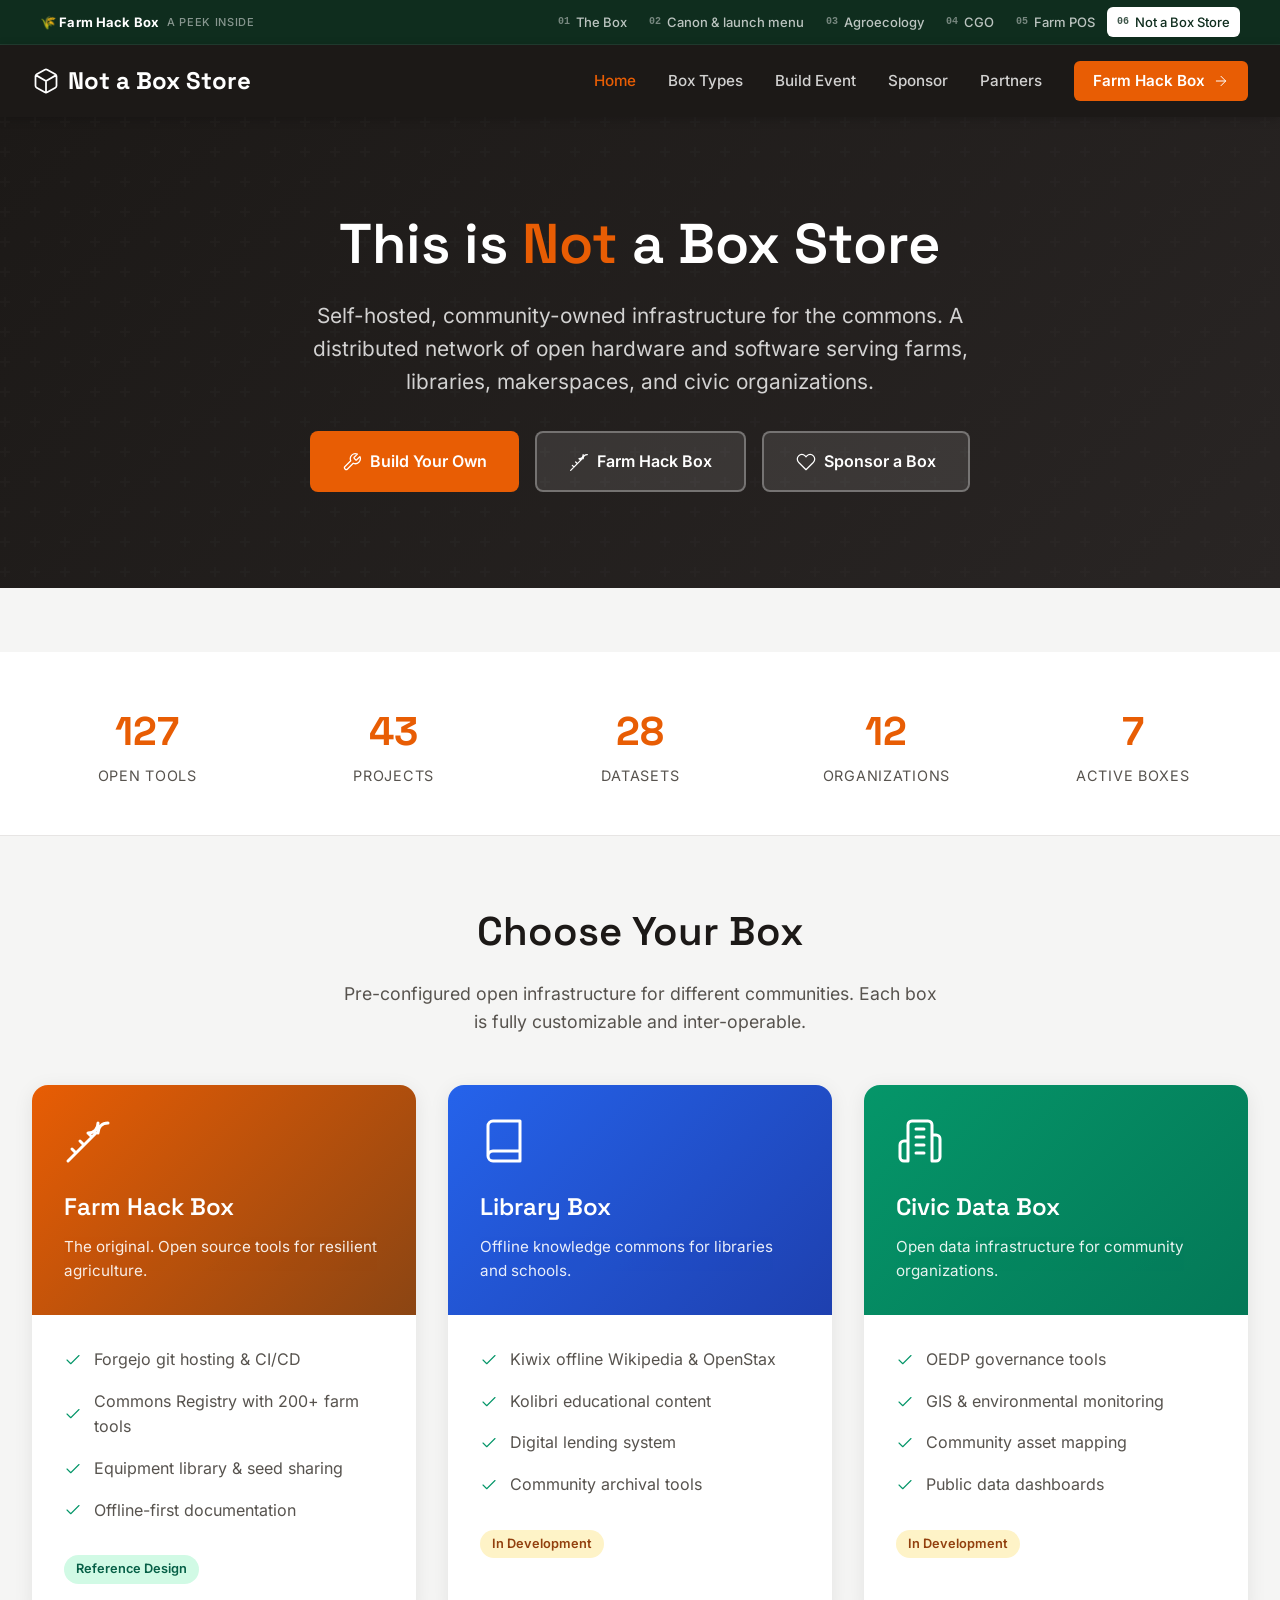
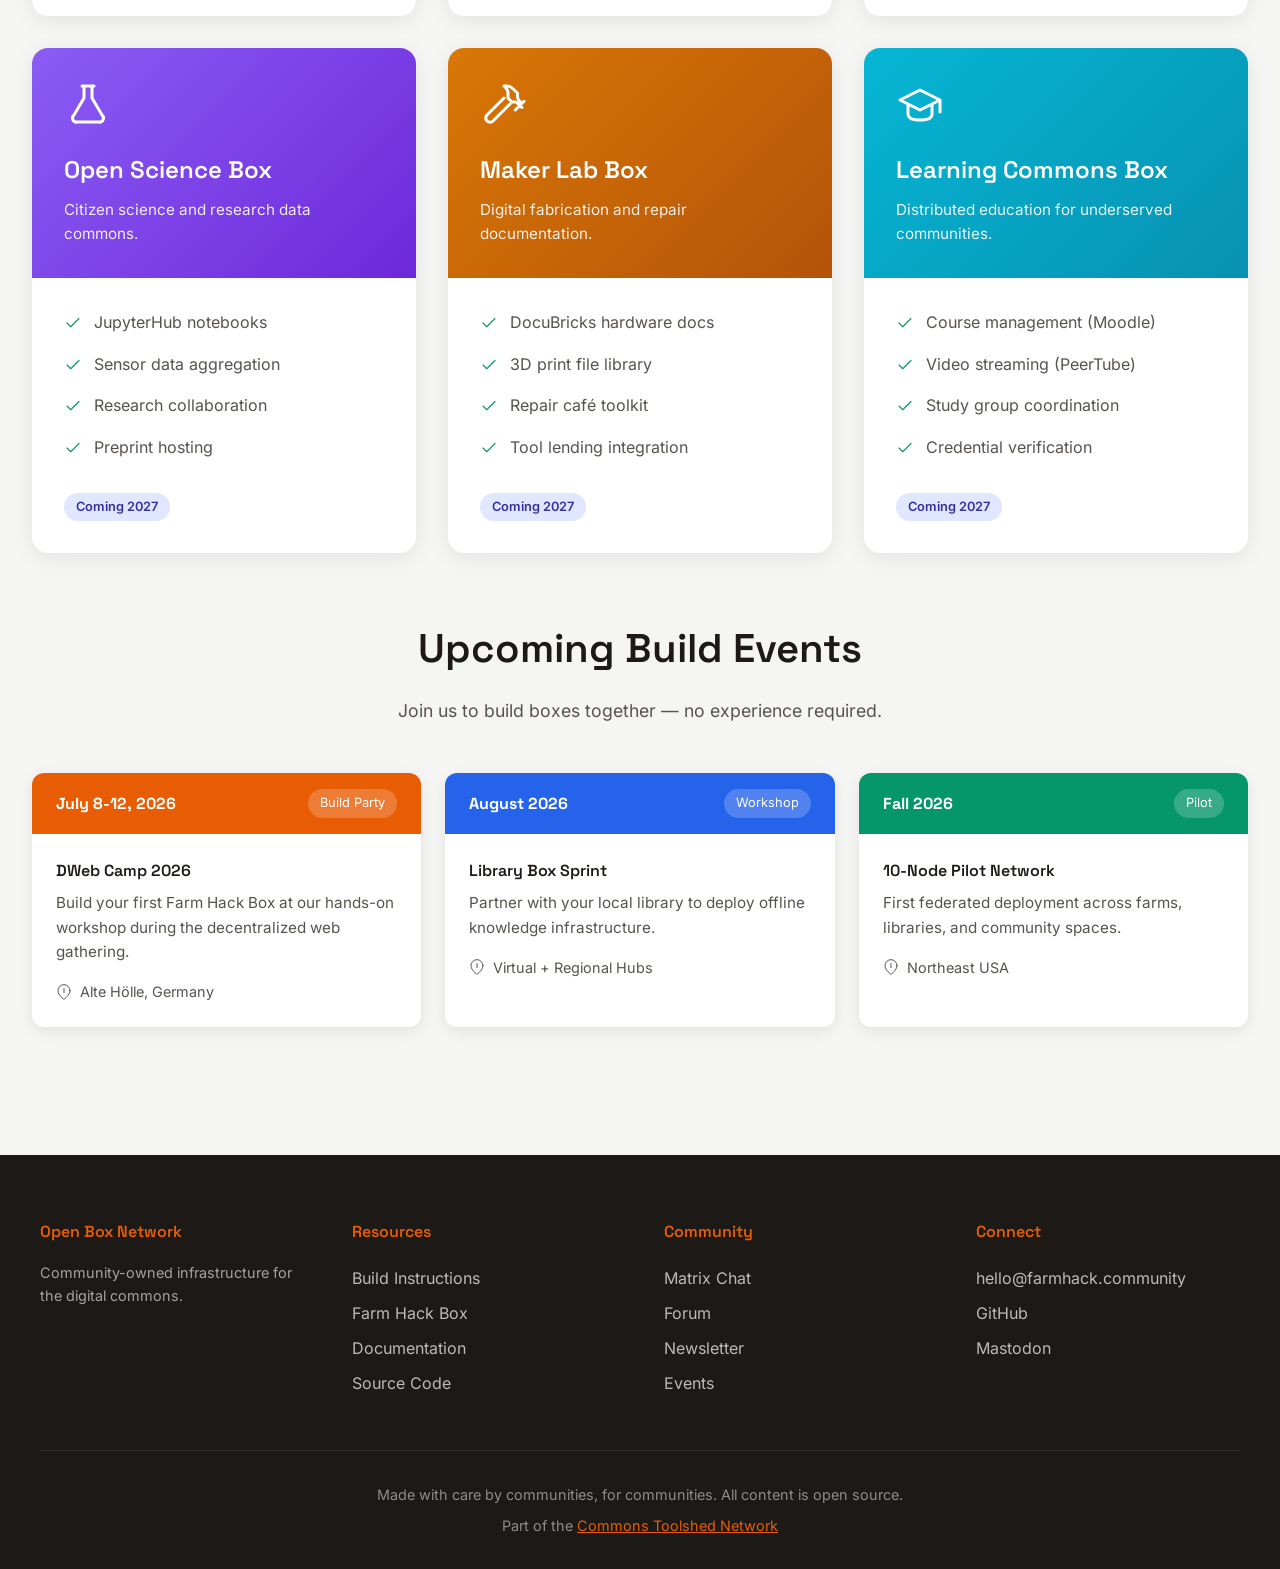
<file: not-a-box-store.html>
<!DOCTYPE html>
<html lang="en">
<head>
    <meta charset="UTF-8">
    <meta name="viewport" content="width=device-width, initial-scale=1.0">
    <title>Not a Box Store — Open Box Network</title>
    <link rel="stylesheet" href="assets/fonts/fonts.css">
    <style>
        :root {
            --farm-hack-orange: #E85D04;
            --farm-hack-brown: #8B4513;
            --openteam-blue: #2563EB;
            --goat-green: #059669;
            --earth-brown: #78350F;
            --soil-dark: #1C1917;
            --cream: #FEFCE8;
            --warm-gray: #F5F5F4;
            --text-primary: #1C1917;
            --text-secondary: #57534E;
            --accent-gold: #D97706;
            --holochain-cyan: #06B6D4;
            --giaa-green: #4D7C0F;
        }

        * {
            margin: 0;
            padding: 0;
            box-sizing: border-box;
        }

        body {
            font-family: 'Inter', -apple-system, BlinkMacSystemFont, sans-serif;
            background: var(--warm-gray);
            color: var(--text-primary);
            line-height: 1.6;
        }

        h1, h2, h3, h4 {
            font-family: 'Space Grotesk', sans-serif;
            font-weight: 600;
        }

        /* Icon base styles */
        .icon {
            width: 24px;
            height: 24px;
            stroke: currentColor;
            stroke-width: 1.5;
            stroke-linecap: round;
            stroke-linejoin: round;
            fill: none;
        }

        .icon-lg {
            width: 48px;
            height: 48px;
        }

        .icon-xl {
            width: 64px;
            height: 64px;
        }

        /* Header */
        header {
            background: var(--soil-dark);
            color: white;
            padding: 1rem 2rem;
            position: sticky;
            top: 0;
            z-index: 1000;
            box-shadow: 0 2px 10px rgba(0,0,0,0.2);
        }

        .header-content {
            max-width: 1400px;
            margin: 0 auto;
            display: flex;
            justify-content: space-between;
            align-items: center;
        }

        .logo {
            font-family: 'Space Grotesk', sans-serif;
            font-size: 1.5rem;
            font-weight: 700;
            display: flex;
            align-items: center;
            gap: 0.5rem;
            cursor: pointer;
        }

        .logo .icon {
            width: 28px;
            height: 28px;
        }

        nav {
            display: flex;
            gap: 2rem;
            align-items: center;
        }

        nav a {
            color: rgba(255,255,255,0.8);
            text-decoration: none;
            font-weight: 500;
            transition: color 0.2s;
            font-size: 0.95rem;
        }

        nav a:hover, nav a.active {
            color: var(--farm-hack-orange);
        }

        .nav-cta {
            background: var(--farm-hack-orange);
            color: white !important;
            padding: 0.5rem 1.2rem;
            border-radius: 6px;
            font-weight: 600;
            display: inline-flex;
            align-items: center;
            gap: 0.5rem;
        }

        .nav-cta:hover {
            background: #D54A00 !important;
            color: white !important;
        }

        .mobile-menu {
            display: none;
            background: none;
            border: none;
            color: white;
            cursor: pointer;
            padding: 0.5rem;
        }

        /* Hero Section */
        .hero {
            background: linear-gradient(135deg, var(--soil-dark) 0%, #292524 100%);
            color: white;
            padding: 6rem 2rem;
            text-align: center;
            position: relative;
            overflow: hidden;
        }

        .hero::before {
            content: '';
            position: absolute;
            top: 0;
            left: 0;
            right: 0;
            bottom: 0;
            background: url("data:image/svg+xml,%3Csvg width='60' height='60' viewBox='0 0 60 60' xmlns='http://www.w3.org/2000/svg'%3E%3Cg fill='none' fill-rule='evenodd'%3E%3Cg fill='%23ffffff' fill-opacity='0.03'%3E%3Cpath d='M36 34v-4h-2v4h-4v2h4v4h2v-4h4v-2h-4zm0-30V0h-2v4h-4v2h4v4h2V6h4V4h-4zM6 34v-4H4v4H0v2h4v4h2v-4h4v-2H6zM6 4V0H4v4H0v2h4v4h2V6h4V4H6z'/%3E%3C/g%3E%3C/g%3E%3C/svg%3E");
            opacity: 0.5;
        }

        .hero-content {
            position: relative;
            z-index: 1;
            max-width: 900px;
            margin: 0 auto;
        }

        .hero h1 {
            font-size: 3.5rem;
            margin-bottom: 1.5rem;
            line-height: 1.1;
        }

        .hero h1 span {
            color: var(--farm-hack-orange);
        }

        .hero p {
            font-size: 1.3rem;
            color: rgba(255,255,255,0.8);
            max-width: 700px;
            margin: 0 auto 2rem;
        }

        .hero-buttons {
            display: flex;
            gap: 1rem;
            justify-content: center;
            flex-wrap: wrap;
        }

        .btn {
            display: inline-flex;
            align-items: center;
            gap: 0.5rem;
            padding: 1rem 2rem;
            border-radius: 8px;
            font-weight: 600;
            text-decoration: none;
            transition: all 0.2s;
            font-size: 1rem;
            border: none;
            cursor: pointer;
        }

        .btn .icon {
            width: 20px;
            height: 20px;
        }

        .btn-primary {
            background: var(--farm-hack-orange);
            color: white;
        }

        .btn-primary:hover {
            background: #D54A00;
            transform: translateY(-2px);
        }

        .btn-secondary {
            background: rgba(255,255,255,0.1);
            color: white;
            border: 2px solid rgba(255,255,255,0.3);
        }

        .btn-secondary:hover {
            background: rgba(255,255,255,0.2);
            border-color: rgba(255,255,255,0.5);
        }

        /* Stats Bar */
        .stats-bar {
            background: white;
            padding: 2rem;
            border-bottom: 1px solid #E7E5E4;
        }

        .stats-content {
            max-width: 1200px;
            margin: 0 auto;
            display: grid;
            grid-template-columns: repeat(auto-fit, minmax(150px, 1fr));
            gap: 2rem;
            text-align: center;
        }

        .stat {
            padding: 1rem;
        }

        .stat-number {
            font-family: 'Space Grotesk', sans-serif;
            font-size: 2.5rem;
            font-weight: 700;
            color: var(--farm-hack-orange);
        }

        .stat-label {
            color: var(--text-secondary);
            font-size: 0.9rem;
            text-transform: uppercase;
            letter-spacing: 0.05em;
        }

        /* Main Content */
        main {
            max-width: 1400px;
            margin: 0 auto;
            padding: 4rem 2rem;
        }

        section {
            margin-bottom: 4rem;
        }

        .section-header {
            text-align: center;
            margin-bottom: 3rem;
        }

        .section-header h2 {
            font-size: 2.5rem;
            margin-bottom: 1rem;
            color: var(--soil-dark);
            display: inline-flex;
            align-items: center;
            gap: 0.75rem;
        }

        .section-header p {
            color: var(--text-secondary);
            font-size: 1.1rem;
            max-width: 600px;
            margin: 0 auto;
        }

        /* Box Types Grid */
        .box-grid {
            display: grid;
            grid-template-columns: repeat(auto-fit, minmax(350px, 1fr));
            gap: 2rem;
        }

        .box-card {
            background: white;
            border-radius: 16px;
            overflow: hidden;
            box-shadow: 0 4px 20px rgba(0,0,0,0.08);
            transition: transform 0.3s, box-shadow 0.3s;
            cursor: pointer;
        }

        .box-card:hover {
            transform: translateY(-5px);
            box-shadow: 0 8px 30px rgba(0,0,0,0.12);
        }

        .box-card-header {
            padding: 2rem;
            color: white;
            position: relative;
        }

        .box-card-header.farm-hack {
            background: linear-gradient(135deg, var(--farm-hack-orange), var(--farm-hack-brown));
        }

        .box-card-header.library {
            background: linear-gradient(135deg, var(--openteam-blue), #1E40AF);
        }

        .box-card-header.civic {
            background: linear-gradient(135deg, var(--goat-green), #047857);
        }

        .box-card-header.science {
            background: linear-gradient(135deg, #8B5CF6, #6D28D9);
        }

        .box-card-header.maker {
            background: linear-gradient(135deg, var(--accent-gold), #B45309);
        }

        .box-card-header.learning {
            background: linear-gradient(135deg, var(--holochain-cyan), #0891B2);
        }

        .box-icon {
            margin-bottom: 1rem;
        }

        .box-icon .icon {
            width: 48px;
            height: 48px;
            stroke-width: 1.5;
        }

        .box-card-header h3 {
            font-size: 1.5rem;
            margin-bottom: 0.5rem;
        }

        .box-card-header p {
            opacity: 0.9;
            font-size: 0.95rem;
        }

        .box-card-body {
            padding: 1.5rem 2rem 2rem;
        }

        .box-features {
            list-style: none;
            margin-bottom: 1.5rem;
        }

        .box-features li {
            padding: 0.5rem 0;
            display: flex;
            align-items: center;
            gap: 0.75rem;
            color: var(--text-secondary);
        }

        .box-features li .icon {
            width: 18px;
            height: 18px;
            color: var(--goat-green);
            flex-shrink: 0;
        }

        .box-status {
            display: inline-block;
            padding: 0.25rem 0.75rem;
            border-radius: 20px;
            font-size: 0.8rem;
            font-weight: 600;
        }

        .status-active {
            background: #D1FAE5;
            color: #065F46;
        }

        .status-preview {
            background: #FEF3C7;
            color: #92400E;
        }

        .status-coming {
            background: #E0E7FF;
            color: #3730A3;
        }

        /* Build Event Section */
        .build-section {
            background: white;
            border-radius: 20px;
            padding: 3rem;
            box-shadow: 0 4px 20px rgba(0,0,0,0.08);
        }

        .build-phases {
            display: grid;
            gap: 2rem;
            margin-top: 2rem;
        }

        .phase {
            display: grid;
            grid-template-columns: 80px 1fr;
            gap: 1.5rem;
            padding: 2rem;
            background: var(--warm-gray);
            border-radius: 12px;
            position: relative;
        }

        .phase-number {
            width: 60px;
            height: 60px;
            background: var(--farm-hack-orange);
            color: white;
            border-radius: 50%;
            display: flex;
            align-items: center;
            justify-content: center;
            font-family: 'Space Grotesk', sans-serif;
            font-size: 1.5rem;
            font-weight: 700;
        }

        .phase-content h4 {
            font-size: 1.25rem;
            margin-bottom: 0.75rem;
            color: var(--soil-dark);
        }

        .phase-content p {
            color: var(--text-secondary);
            margin-bottom: 1rem;
        }

        .phase-details {
            background: white;
            padding: 1rem;
            border-radius: 8px;
            font-family: 'Monaco', 'Consolas', monospace;
            font-size: 0.85rem;
            color: var(--text-secondary);
        }

        /* BOM Table */
        .bom-section {
            margin-top: 3rem;
        }

        .bom-table {
            width: 100%;
            border-collapse: collapse;
            margin-top: 1.5rem;
        }

        .bom-table th,
        .bom-table td {
            padding: 1rem;
            text-align: left;
            border-bottom: 1px solid #E7E5E4;
        }

        .bom-table th {
            background: var(--soil-dark);
            color: white;
            font-weight: 600;
        }

        .bom-table tr:hover {
            background: var(--warm-gray);
        }

        .bom-total {
            font-weight: 700;
            background: #FEF3C7 !important;
        }

        .bom-total td {
            color: var(--earth-brown);
        }

        /* Sponsor Section */
        .sponsor-section {
            background: linear-gradient(135deg, var(--soil-dark), #292524);
            color: white;
            border-radius: 20px;
            padding: 3rem;
        }

        .sponsor-section h2 {
            color: white;
        }

        .sponsor-section .section-header p {
            color: rgba(255,255,255,0.7);
        }

        .pool-progress {
            background: rgba(255,255,255,0.1);
            border-radius: 12px;
            padding: 2rem;
            margin: 2rem 0;
        }

        .pool-header {
            display: flex;
            justify-content: space-between;
            margin-bottom: 1rem;
        }

        .pool-amount {
            font-family: 'Space Grotesk', sans-serif;
            font-size: 2rem;
            font-weight: 700;
            color: var(--farm-hack-orange);
        }

        .pool-goal {
            color: rgba(255,255,255,0.6);
        }

        .progress-bar {
            height: 12px;
            background: rgba(255,255,255,0.2);
            border-radius: 6px;
            overflow: hidden;
        }

        .progress-fill {
            height: 100%;
            background: linear-gradient(90deg, var(--farm-hack-orange), var(--accent-gold));
            border-radius: 6px;
            transition: width 0.5s ease;
        }

        .pool-info {
            margin-top: 1rem;
            font-size: 0.9rem;
            color: rgba(255,255,255,0.6);
            display: flex;
            align-items: center;
            gap: 0.5rem;
        }

        .gift-tiers {
            display: grid;
            grid-template-columns: repeat(auto-fit, minmax(280px, 1fr));
            gap: 1.5rem;
            margin-top: 2rem;
        }

        .tier-card {
            background: rgba(255,255,255,0.05);
            border: 2px solid rgba(255,255,255,0.1);
            border-radius: 16px;
            padding: 2rem;
            text-align: center;
            transition: all 0.3s;
        }

        .tier-card:hover {
            border-color: var(--farm-hack-orange);
            transform: translateY(-3px);
        }

        .tier-card.featured {
            border-color: var(--farm-hack-orange);
            background: rgba(232, 93, 4, 0.1);
        }

        .tier-icon {
            margin-bottom: 1rem;
            display: flex;
            justify-content: center;
        }

        .tier-icon .icon {
            width: 48px;
            height: 48px;
        }

        .tier-price {
            font-family: 'Space Grotesk', sans-serif;
            font-size: 2.5rem;
            font-weight: 700;
            color: var(--farm-hack-orange);
        }

        .tier-name {
            font-size: 1.25rem;
            font-weight: 600;
            margin: 0.5rem 0;
        }

        .tier-desc {
            color: rgba(255,255,255,0.7);
            font-size: 0.95rem;
            margin-bottom: 1.5rem;
        }

        .tier-card .btn {
            width: 100%;
            justify-content: center;
        }

        /* Partners Section */
        .partners-section {
            text-align: center;
        }

        .partner-grid {
            display: flex;
            flex-wrap: wrap;
            justify-content: center;
            gap: 3rem;
            margin-top: 2rem;
            align-items: center;
        }

        .partner {
            display: flex;
            flex-direction: column;
            align-items: center;
            gap: 0.75rem;
            opacity: 0.8;
            transition: opacity 0.3s;
            text-decoration: none;
        }

        .partner:hover {
            opacity: 1;
        }

        .partner-logo-text {
            font-family: 'Space Grotesk', sans-serif;
            font-size: 1.25rem;
            font-weight: 700;
            color: var(--text-primary);
            display: flex;
            align-items: center;
            gap: 0.5rem;
        }

        .partner-logo-text .icon {
            width: 24px;
            height: 24px;
        }

        .partner-logo-text.farm-hack { color: var(--farm-hack-orange); }
        .partner-logo-text.openteam { color: var(--openteam-blue); }
        .partner-logo-text.goat { color: var(--goat-green); }
        .partner-logo-text.oedp { color: #7C3AED; }
        .partner-logo-text.css { color: #EC4899; }
        .partner-logo-text.raft { color: var(--earth-brown); }
        .partner-logo-text.holochain { color: var(--holochain-cyan); }
        .partner-logo-text.giaa { color: var(--giaa-green); }

        .partner-name {
            font-size: 0.85rem;
            color: var(--text-secondary);
        }

        .partner-cta {
            background: var(--warm-gray);
            border: 2px dashed #D6D3D1;
            border-radius: 12px;
            padding: 2rem;
            display: flex;
            flex-direction: column;
            align-items: center;
            gap: 0.5rem;
            cursor: pointer;
            transition: all 0.3s;
            text-decoration: none;
        }

        .partner-cta:hover {
            border-color: var(--farm-hack-orange);
            background: #FEF3C7;
        }

        .partner-cta .icon {
            width: 32px;
            height: 32px;
            color: var(--text-secondary);
        }

        /* Events Section */
        .events-grid {
            display: grid;
            grid-template-columns: repeat(auto-fit, minmax(300px, 1fr));
            gap: 1.5rem;
            margin-top: 2rem;
        }

        .event-card {
            background: white;
            border-radius: 12px;
            overflow: hidden;
            box-shadow: 0 4px 15px rgba(0,0,0,0.08);
        }

        .event-header {
            background: var(--farm-hack-orange);
            color: white;
            padding: 1rem 1.5rem;
            display: flex;
            justify-content: space-between;
            align-items: center;
        }

        .event-date {
            font-family: 'Space Grotesk', sans-serif;
            font-weight: 700;
        }

        .event-type {
            background: rgba(255,255,255,0.2);
            padding: 0.25rem 0.75rem;
            border-radius: 20px;
            font-size: 0.8rem;
        }

        .event-body {
            padding: 1.5rem;
        }

        .event-body h4 {
            margin-bottom: 0.5rem;
        }

        .event-body p {
            color: var(--text-secondary);
            font-size: 0.95rem;
        }

        .event-location {
            display: flex;
            align-items: center;
            gap: 0.5rem;
            margin-top: 1rem;
            color: var(--text-secondary);
            font-size: 0.9rem;
        }

        .event-location .icon {
            width: 16px;
            height: 16px;
        }

        /* Page Views */
        .page-view {
            display: none;
        }

        .page-view.active {
            display: block;
        }

        /* Footer */
        footer {
            background: var(--soil-dark);
            color: white;
            padding: 4rem 2rem 2rem;
        }

        .footer-content {
            max-width: 1200px;
            margin: 0 auto;
            display: grid;
            grid-template-columns: repeat(auto-fit, minmax(200px, 1fr));
            gap: 3rem;
        }

        .footer-section h4 {
            margin-bottom: 1rem;
            color: var(--farm-hack-orange);
        }

        .footer-section a {
            display: block;
            color: rgba(255,255,255,0.7);
            text-decoration: none;
            padding: 0.3rem 0;
            transition: color 0.2s;
        }

        .footer-section a:hover {
            color: white;
        }

        .footer-bottom {
            max-width: 1200px;
            margin: 3rem auto 0;
            padding-top: 2rem;
            border-top: 1px solid rgba(255,255,255,0.1);
            text-align: center;
            color: rgba(255,255,255,0.5);
            font-size: 0.9rem;
        }

        /* Responsive */
        @media (max-width: 768px) {
            nav { display: none; }
            .mobile-menu { display: block; }
            nav.open {
                display: flex;
                flex-direction: column;
                position: absolute;
                top: 100%;
                left: 0;
                right: 0;
                background: var(--soil-dark);
                padding: 1rem 2rem 2rem;
                gap: 1rem;
            }
            .hero h1 { font-size: 2.5rem; }
            .hero p { font-size: 1.1rem; }
            .box-grid { grid-template-columns: 1fr; }
            .phase {
                grid-template-columns: 1fr;
                text-align: center;
            }
            .phase-number { margin: 0 auto; }
            .bom-table { font-size: 0.85rem; }
            .bom-table th, .bom-table td { padding: 0.75rem 0.5rem; }
        }

        /* Box Detail View */
        .box-detail {
            background: white;
            border-radius: 20px;
            overflow: hidden;
            box-shadow: 0 4px 20px rgba(0,0,0,0.08);
        }

        .box-detail-header {
            padding: 3rem;
            color: white;
        }

        .box-detail-header.farm-hack { background: linear-gradient(135deg, var(--farm-hack-orange), var(--farm-hack-brown)); }
        .box-detail-header.library { background: linear-gradient(135deg, var(--openteam-blue), #1E40AF); }
        .box-detail-header.civic { background: linear-gradient(135deg, var(--goat-green), #047857); }

        .box-detail-body {
            padding: 3rem;
        }

        .back-link {
            display: inline-flex;
            align-items: center;
            gap: 0.5rem;
            color: rgba(255,255,255,0.8);
            text-decoration: none;
            margin-bottom: 1rem;
            font-size: 0.9rem;
        }

        .back-link:hover { color: white; }
        .back-link .icon { width: 16px; height: 16px; }

        .software-stack {
            display: grid;
            grid-template-columns: repeat(auto-fit, minmax(200px, 1fr));
            gap: 1rem;
            margin: 2rem 0;
        }

        .software-item {
            background: var(--warm-gray);
            padding: 1rem;
            border-radius: 8px;
            display: flex;
            align-items: center;
            gap: 0.75rem;
        }

        .software-item .icon {
            width: 28px;
            height: 28px;
            color: var(--farm-hack-orange);
            flex-shrink: 0;
        }

        .software-name { font-weight: 600; }
        .software-desc { font-size: 0.85rem; color: var(--text-secondary); }

        .detail-title {
            display: flex;
            align-items: center;
            gap: 1rem;
            font-size: 2.5rem;
            margin-bottom: 0.5rem;
        }

        .detail-title .icon {
            width: 48px;
            height: 48px;
        }
    </style>
<link rel="icon" href="data:image/svg+xml,%3Csvg xmlns=%27http://www.w3.org/2000/svg%27 viewBox=%270 0 100 100%27%3E%3Ctext y=%27.9em%27 font-size=%2790%27%3E🌾%3C/text%3E%3C/svg%3E">
<link rel="stylesheet" href="assets/peek.css">
<script src="assets/peek.js" defer></script>
</head>
<body data-peek="network">
    <!-- SVG Icon Definitions - Single stroke, single color -->
    <svg xmlns="http://www.w3.org/2000/svg" style="display: none;">
        <defs>
            <symbol id="icon-box" viewBox="0 0 24 24">
                <path d="M21 16V8a2 2 0 0 0-1-1.73l-7-4a2 2 0 0 0-2 0l-7 4A2 2 0 0 0 3 8v8a2 2 0 0 0 1 1.73l7 4a2 2 0 0 0 2 0l7-4A2 2 0 0 0 21 16z M3.27 6.96 12 12.01l8.73-5.05 M12 22.08V12"/>
            </symbol>
            <symbol id="icon-wrench" viewBox="0 0 24 24">
                <path d="M14.7 6.3a1 1 0 0 0 0 1.4l1.6 1.6a1 1 0 0 0 1.4 0l3.77-3.77a6 6 0 0 1-7.94 7.94l-6.91 6.91a2.12 2.12 0 0 1-3-3l6.91-6.91a6 6 0 0 1 7.94-7.94l-3.76 3.76z"/>
            </symbol>
            <symbol id="icon-wheat" viewBox="0 0 24 24">
                <path d="M2 22 16 8 M6 18l-2-2 M10 14l-2-2 M14 10l-2-2 M17 3c0 3-2 5-5 5 M22 3c-3 0-5 2-5 5"/>
            </symbol>
            <symbol id="icon-book" viewBox="0 0 24 24">
                <path d="M4 19.5v-15A2.5 2.5 0 0 1 6.5 2H20v20H6.5a2.5 2.5 0 0 1 0-5H20"/>
            </symbol>
            <symbol id="icon-building" viewBox="0 0 24 24">
                <path d="M6 22V4a2 2 0 0 1 2-2h8a2 2 0 0 1 2 2v18 M6 12H4a2 2 0 0 0-2 2v6a2 2 0 0 0 2 2h2 M18 9h2a2 2 0 0 1 2 2v9a2 2 0 0 1-2 2h-2 M10 6h4 M10 10h4 M10 14h4 M10 18h4"/>
            </symbol>
            <symbol id="icon-flask" viewBox="0 0 24 24">
                <path d="M9 3h6 M10 3v6l-5 8.5a2 2 0 0 0 1.7 3.5h10.6a2 2 0 0 0 1.7-3.5L14 9V3"/>
            </symbol>
            <symbol id="icon-hammer" viewBox="0 0 24 24">
                <path d="m15 12-8.5 8.5a2.12 2.12 0 1 1-3-3L12 9 M17.64 15 22 10.64 M20.91 11.7l-1.25-1.25a3 3 0 0 1-.93-2.18V6.5L16 4a4 4 0 0 0-3-1h-1l1 1a4 4 0 0 1 1 2.82V9l2 2h2l2.91 2.7"/>
            </symbol>
            <symbol id="icon-graduation" viewBox="0 0 24 24">
                <path d="M22 10v6 M2 10l10-5 10 5-10 5z M6 12v5c0 2 2 3 6 3s6-1 6-3v-5"/>
            </symbol>
            <symbol id="icon-heart" viewBox="0 0 24 24">
                <path d="M20.84 4.61a5.5 5.5 0 0 0-7.78 0L12 5.67l-1.06-1.06a5.5 5.5 0 0 0-7.78 7.78l1.06 1.06L12 21.23l7.78-7.78 1.06-1.06a5.5 5.5 0 0 0 0-7.78z"/>
            </symbol>
            <symbol id="icon-check" viewBox="0 0 24 24">
                <path d="M20 6 9 17l-5-5"/>
            </symbol>
            <symbol id="icon-arrow-right" viewBox="0 0 24 24">
                <path d="M5 12h14m-7-7 7 7-7 7"/>
            </symbol>
            <symbol id="icon-arrow-left" viewBox="0 0 24 24">
                <path d="m12 19-7-7 7-7 M19 12H5"/>
            </symbol>
            <symbol id="icon-map-pin" viewBox="0 0 24 24">
                <path d="M21 10c0 7-9 13-9 13s-9-6-9-13a9 9 0 0 1 18 0z M12 7v6"/>
            </symbol>
            <symbol id="icon-plus" viewBox="0 0 24 24">
                <path d="M12 5v14 M5 12h14"/>
            </symbol>
            <symbol id="icon-globe" viewBox="0 0 24 24">
                <circle cx="12" cy="12" r="10"/>
                <path d="M2 12h20 M12 2a15.3 15.3 0 0 1 4 10 15.3 15.3 0 0 1-4 10 15.3 15.3 0 0 1-4-10 15.3 15.3 0 0 1 4-10z"/>
            </symbol>
            <symbol id="icon-seedling" viewBox="0 0 24 24">
                <path d="M12 22V12 M7 8.5C3 8.5 3 14 7 14h5 M17 8.5c4 0 4 5.5 0 5.5h-5 M12 12V8a4 4 0 0 1 4-4"/>
            </symbol>
            <symbol id="icon-target" viewBox="0 0 24 24">
                <circle cx="12" cy="12" r="10"/>
                <circle cx="12" cy="12" r="6"/>
                <circle cx="12" cy="12" r="2"/>
            </symbol>
            <symbol id="icon-git-branch" viewBox="0 0 24 24">
                <path d="M6 3v12 M18 9a3 3 0 1 0 0-6 3 3 0 0 0 0 6z M6 21a3 3 0 1 0 0-6 3 3 0 0 0 0 6z M18 9a9 9 0 0 1-9 9"/>
            </symbol>
            <symbol id="icon-database" viewBox="0 0 24 24">
                <ellipse cx="12" cy="5" rx="9" ry="3"/>
                <path d="M21 5v14a9 3 0 0 1-18 0V5 M3 12a9 3 0 0 0 18 0"/>
            </symbol>
            <symbol id="icon-shield" viewBox="0 0 24 24">
                <path d="M12 22s8-4 8-10V5l-8-3-8 3v7c0 6 8 10 8 10z"/>
            </symbol>
            <symbol id="icon-server" viewBox="0 0 24 24">
                <rect x="2" y="2" width="20" height="8" rx="2"/>
                <rect x="2" y="14" width="20" height="8" rx="2"/>
                <path d="M6 6h.01 M6 18h.01"/>
            </symbol>
            <symbol id="icon-hard-drive" viewBox="0 0 24 24">
                <path d="M22 12H2 M5.45 5.11 2 12v6a2 2 0 0 0 2 2h16a2 2 0 0 0 2-2v-6l-3.45-6.89A2 2 0 0 0 16.76 4H7.24a2 2 0 0 0-1.79 1.11z M6 16h.01 M10 16h.01"/>
            </symbol>
            <symbol id="icon-workflow" viewBox="0 0 24 24">
                <rect x="3" y="3" width="8" height="8" rx="2"/>
                <rect x="13" y="13" width="8" height="8" rx="2"/>
                <path d="M7 11v2a2 2 0 0 0 2 2h4"/>
            </symbol>
            <symbol id="icon-users" viewBox="0 0 24 24">
                <path d="M17 21v-2a4 4 0 0 0-4-4H5a4 4 0 0 0-4 4v2"/>
                <circle cx="9" cy="7" r="4"/>
                <path d="M23 21v-2a4 4 0 0 0-3-3.87 M16 3.13a4 4 0 0 1 0 7.75"/>
            </symbol>
            <symbol id="icon-menu" viewBox="0 0 24 24">
                <path d="M4 12h16 M4 6h16 M4 18h16"/>
            </symbol>
            <symbol id="icon-circle" viewBox="0 0 24 24">
                <circle cx="12" cy="12" r="10"/>
            </symbol>
            <symbol id="icon-anchor" viewBox="0 0 24 24">
                <circle cx="12" cy="5" r="3"/>
                <path d="M12 22V8 M5 12H2a10 10 0 0 0 20 0h-3"/>
            </symbol>
            <symbol id="icon-leaf" viewBox="0 0 24 24">
                <path d="M11 20A7 7 0 0 1 9.8 6.1C15.5 5 17 4.48 19 2c1 2 2 4.18 2 8 0 5.5-4.78 10-10 10z M2 21c0-3 1.85-5.36 5.08-6C9.5 14.52 12 13 13 12"/>
            </symbol>
            <symbol id="icon-bar-chart" viewBox="0 0 24 24">
                <path d="M12 20V10 M18 20V4 M6 20v-4"/>
            </symbol>
            <symbol id="icon-map" viewBox="0 0 24 24">
                <path d="M3 6l6-3 6 3 6-3v15l-6 3-6-3-6 3V6z M9 3v15 M15 6v15"/>
            </symbol>
            <symbol id="icon-thermometer" viewBox="0 0 24 24">
                <path d="M14 4v10.54a4 4 0 1 1-4 0V4a2 2 0 0 1 4 0z"/>
            </symbol>
            <symbol id="icon-clipboard" viewBox="0 0 24 24">
                <path d="M16 4h2a2 2 0 0 1 2 2v14a2 2 0 0 1-2 2H6a2 2 0 0 1-2-2V6a2 2 0 0 1 2-2h2"/>
                <rect x="8" y="2" width="8" height="4" rx="1"/>
            </symbol>
        </defs>
    </svg>

    <header>
        <div class="header-content">
            <div class="logo" onclick="navigate('home')">
                <svg class="icon"><use href="#icon-box"/></svg>
                Not a Box Store
            </div>
            <nav id="mainNav">
                <a href="#" onclick="navigate('home'); return false;" class="active">Home</a>
                <a href="#" onclick="navigate('boxes'); return false;">Box Types</a>
                <a href="#" onclick="navigate('build'); return false;">Build Event</a>
                <a href="#" onclick="navigate('sponsor'); return false;">Sponsor</a>
                <a href="#" onclick="navigate('partners'); return false;">Partners</a>
                <a href="index.html" class="nav-cta">
                    Farm Hack Box
                    <svg class="icon" style="width:16px;height:16px;"><use href="#icon-arrow-right"/></svg>
                </a>
            </nav>
            <button class="mobile-menu" onclick="toggleMobileMenu()">
                <svg class="icon"><use href="#icon-menu"/></svg>
            </button>
        </div>
    </header>

    <!-- HOME PAGE -->
    <div id="page-home" class="page-view active">
        <section class="hero">
            <div class="hero-content">
                <h1>This is <span>Not</span> a Box Store</h1>
                <p>Self-hosted, community-owned infrastructure for the commons. A distributed network of open hardware and software serving farms, libraries, makerspaces, and civic organizations.</p>
                <div class="hero-buttons">
                    <a href="#" onclick="navigate('build'); return false;" class="btn btn-primary">
                        <svg class="icon"><use href="#icon-wrench"/></svg>
                        Build Your Own
                    </a>
                    <a href="index.html" class="btn btn-secondary">
                        <svg class="icon"><use href="#icon-wheat"/></svg>
                        Farm Hack Box
                    </a>
                    <a href="#" onclick="navigate('sponsor'); return false;" class="btn btn-secondary">
                        <svg class="icon"><use href="#icon-heart"/></svg>
                        Sponsor a Box
                    </a>
                </div>
            </div>
        </section>

        <div class="stats-bar">
            <div class="stats-content" id="liveStats">
                <div class="stat"><div class="stat-number" id="stat-tools">--</div><div class="stat-label">Open Tools</div></div>
                <div class="stat"><div class="stat-number" id="stat-projects">--</div><div class="stat-label">Projects</div></div>
                <div class="stat"><div class="stat-number" id="stat-datasets">--</div><div class="stat-label">Datasets</div></div>
                <div class="stat"><div class="stat-number" id="stat-orgs">--</div><div class="stat-label">Organizations</div></div>
                <div class="stat"><div class="stat-number" id="stat-boxes">7</div><div class="stat-label">Active Boxes</div></div>
            </div>
        </div>

        <main>
            <section>
                <div class="section-header">
                    <h2>Choose Your Box</h2>
                    <p>Pre-configured open infrastructure for different communities. Each box is fully customizable and inter-operable.</p>
                </div>

                <div class="box-grid">
                    <div class="box-card" onclick="navigate('box-farm')">
                        <div class="box-card-header farm-hack">
                            <div class="box-icon"><svg class="icon icon-lg"><use href="#icon-wheat"/></svg></div>
                            <h3>Farm Hack Box</h3>
                            <p>The original. Open source tools for resilient agriculture.</p>
                        </div>
                        <div class="box-card-body">
                            <ul class="box-features">
                                <li><svg class="icon"><use href="#icon-check"/></svg>Forgejo git hosting & CI/CD</li>
                                <li><svg class="icon"><use href="#icon-check"/></svg>Commons Registry with 200+ farm tools</li>
                                <li><svg class="icon"><use href="#icon-check"/></svg>Equipment library & seed sharing</li>
                                <li><svg class="icon"><use href="#icon-check"/></svg>Offline-first documentation</li>
                            </ul>
                            <span class="box-status status-active">Reference Design</span>
                        </div>
                    </div>

                    <div class="box-card" onclick="navigate('box-library')">
                        <div class="box-card-header library">
                            <div class="box-icon"><svg class="icon icon-lg"><use href="#icon-book"/></svg></div>
                            <h3>Library Box</h3>
                            <p>Offline knowledge commons for libraries and schools.</p>
                        </div>
                        <div class="box-card-body">
                            <ul class="box-features">
                                <li><svg class="icon"><use href="#icon-check"/></svg>Kiwix offline Wikipedia & OpenStax</li>
                                <li><svg class="icon"><use href="#icon-check"/></svg>Kolibri educational content</li>
                                <li><svg class="icon"><use href="#icon-check"/></svg>Digital lending system</li>
                                <li><svg class="icon"><use href="#icon-check"/></svg>Community archival tools</li>
                            </ul>
                            <span class="box-status status-preview">In Development</span>
                        </div>
                    </div>

                    <div class="box-card" onclick="navigate('box-civic')">
                        <div class="box-card-header civic">
                            <div class="box-icon"><svg class="icon icon-lg"><use href="#icon-building"/></svg></div>
                            <h3>Civic Data Box</h3>
                            <p>Open data infrastructure for community organizations.</p>
                        </div>
                        <div class="box-card-body">
                            <ul class="box-features">
                                <li><svg class="icon"><use href="#icon-check"/></svg>OEDP governance tools</li>
                                <li><svg class="icon"><use href="#icon-check"/></svg>GIS & environmental monitoring</li>
                                <li><svg class="icon"><use href="#icon-check"/></svg>Community asset mapping</li>
                                <li><svg class="icon"><use href="#icon-check"/></svg>Public data dashboards</li>
                            </ul>
                            <span class="box-status status-preview">In Development</span>
                        </div>
                    </div>

                    <div class="box-card">
                        <div class="box-card-header science">
                            <div class="box-icon"><svg class="icon icon-lg"><use href="#icon-flask"/></svg></div>
                            <h3>Open Science Box</h3>
                            <p>Citizen science and research data commons.</p>
                        </div>
                        <div class="box-card-body">
                            <ul class="box-features">
                                <li><svg class="icon"><use href="#icon-check"/></svg>JupyterHub notebooks</li>
                                <li><svg class="icon"><use href="#icon-check"/></svg>Sensor data aggregation</li>
                                <li><svg class="icon"><use href="#icon-check"/></svg>Research collaboration</li>
                                <li><svg class="icon"><use href="#icon-check"/></svg>Preprint hosting</li>
                            </ul>
                            <span class="box-status status-coming">Coming 2027</span>
                        </div>
                    </div>

                    <div class="box-card">
                        <div class="box-card-header maker">
                            <div class="box-icon"><svg class="icon icon-lg"><use href="#icon-hammer"/></svg></div>
                            <h3>Maker Lab Box</h3>
                            <p>Digital fabrication and repair documentation.</p>
                        </div>
                        <div class="box-card-body">
                            <ul class="box-features">
                                <li><svg class="icon"><use href="#icon-check"/></svg>DocuBricks hardware docs</li>
                                <li><svg class="icon"><use href="#icon-check"/></svg>3D print file library</li>
                                <li><svg class="icon"><use href="#icon-check"/></svg>Repair café toolkit</li>
                                <li><svg class="icon"><use href="#icon-check"/></svg>Tool lending integration</li>
                            </ul>
                            <span class="box-status status-coming">Coming 2027</span>
                        </div>
                    </div>

                    <div class="box-card">
                        <div class="box-card-header learning">
                            <div class="box-icon"><svg class="icon icon-lg"><use href="#icon-graduation"/></svg></div>
                            <h3>Learning Commons Box</h3>
                            <p>Distributed education for underserved communities.</p>
                        </div>
                        <div class="box-card-body">
                            <ul class="box-features">
                                <li><svg class="icon"><use href="#icon-check"/></svg>Course management (Moodle)</li>
                                <li><svg class="icon"><use href="#icon-check"/></svg>Video streaming (PeerTube)</li>
                                <li><svg class="icon"><use href="#icon-check"/></svg>Study group coordination</li>
                                <li><svg class="icon"><use href="#icon-check"/></svg>Credential verification</li>
                            </ul>
                            <span class="box-status status-coming">Coming 2027</span>
                        </div>
                    </div>
                </div>
            </section>

            <section class="events-section">
                <div class="section-header">
                    <h2>Upcoming Build Events</h2>
                    <p>Join us to build boxes together — no experience required.</p>
                </div>

                <div class="events-grid">
                    <div class="event-card">
                        <div class="event-header">
                            <span class="event-date">July 8-12, 2026</span>
                            <span class="event-type">Build Party</span>
                        </div>
                        <div class="event-body">
                            <h4>DWeb Camp 2026</h4>
                            <p>Build your first Farm Hack Box at our hands-on workshop during the decentralized web gathering.</p>
                            <div class="event-location"><svg class="icon"><use href="#icon-map-pin"/></svg>Alte Hölle, Germany</div>
                        </div>
                    </div>

                    <div class="event-card">
                        <div class="event-header" style="background: var(--openteam-blue);">
                            <span class="event-date">August 2026</span>
                            <span class="event-type">Workshop</span>
                        </div>
                        <div class="event-body">
                            <h4>Library Box Sprint</h4>
                            <p>Partner with your local library to deploy offline knowledge infrastructure.</p>
                            <div class="event-location"><svg class="icon"><use href="#icon-map-pin"/></svg>Virtual + Regional Hubs</div>
                        </div>
                    </div>

                    <div class="event-card">
                        <div class="event-header" style="background: var(--goat-green);">
                            <span class="event-date">Fall 2026</span>
                            <span class="event-type">Pilot</span>
                        </div>
                        <div class="event-body">
                            <h4>10-Node Pilot Network</h4>
                            <p>First federated deployment across farms, libraries, and community spaces.</p>
                            <div class="event-location"><svg class="icon"><use href="#icon-map-pin"/></svg>Northeast USA</div>
                        </div>
                    </div>
                </div>
            </section>
        </main>
    </div>

    <!-- BOX TYPES PAGE -->
    <div id="page-boxes" class="page-view">
        <main>
            <div class="section-header" style="margin-top: 2rem;">
                <h2>All Box Types</h2>
                <p>Each box is a complete, self-contained infrastructure package that can operate independently or as part of the Open Box Network.</p>
            </div>
            <div class="box-grid">
                <div class="box-card" onclick="navigate('box-farm')">
                    <div class="box-card-header farm-hack"><div class="box-icon"><svg class="icon icon-lg"><use href="#icon-wheat"/></svg></div><h3>Farm Hack Box</h3><p>The original. Open source tools for resilient agriculture.</p></div>
                    <div class="box-card-body"><ul class="box-features"><li><svg class="icon"><use href="#icon-check"/></svg>Forgejo git hosting & CI/CD</li><li><svg class="icon"><use href="#icon-check"/></svg>Commons Registry with 200+ farm tools</li><li><svg class="icon"><use href="#icon-check"/></svg>Equipment library & seed sharing</li><li><svg class="icon"><use href="#icon-check"/></svg>Offline-first documentation</li></ul><span class="box-status status-active">Reference Design</span></div>
                </div>
                <div class="box-card" onclick="navigate('box-library')">
                    <div class="box-card-header library"><div class="box-icon"><svg class="icon icon-lg"><use href="#icon-book"/></svg></div><h3>Library Box</h3><p>Offline knowledge commons for libraries and schools.</p></div>
                    <div class="box-card-body"><ul class="box-features"><li><svg class="icon"><use href="#icon-check"/></svg>Kiwix offline Wikipedia & OpenStax</li><li><svg class="icon"><use href="#icon-check"/></svg>Kolibri educational content</li><li><svg class="icon"><use href="#icon-check"/></svg>Digital lending system</li><li><svg class="icon"><use href="#icon-check"/></svg>Community archival tools</li></ul><span class="box-status status-preview">In Development</span></div>
                </div>
                <div class="box-card" onclick="navigate('box-civic')">
                    <div class="box-card-header civic"><div class="box-icon"><svg class="icon icon-lg"><use href="#icon-building"/></svg></div><h3>Civic Data Box</h3><p>Open data infrastructure for community organizations.</p></div>
                    <div class="box-card-body"><ul class="box-features"><li><svg class="icon"><use href="#icon-check"/></svg>OEDP governance tools</li><li><svg class="icon"><use href="#icon-check"/></svg>GIS & environmental monitoring</li><li><svg class="icon"><use href="#icon-check"/></svg>Community asset mapping</li><li><svg class="icon"><use href="#icon-check"/></svg>Public data dashboards</li></ul><span class="box-status status-preview">In Development</span></div>
                </div>
            </div>
        </main>
    </div>

    <!-- FARM HACK BOX DETAIL -->
    <div id="page-box-farm" class="page-view">
        <main>
            <div class="box-detail">
                <div class="box-detail-header farm-hack">
                    <a href="#" onclick="navigate('home'); return false;" class="back-link"><svg class="icon"><use href="#icon-arrow-left"/></svg>Back to all boxes</a>
                    <h1 class="detail-title"><svg class="icon"><use href="#icon-wheat"/></svg>Farm Hack Box</h1>
                    <p style="font-size: 1.2rem; opacity: 0.9;">The reference implementation for agricultural commons infrastructure</p>
                </div>
                <div class="box-detail-body">
                    <p style="font-size: 1.1rem; margin-bottom: 2rem;">The Farm Hack Box is the original open infrastructure node, designed for farms, food hubs, and agricultural cooperatives. It hosts the Commons Registry — a federated catalog of open source tools, datasets, and documentation for resilient agriculture.</p>
                    <h3>Software Stack</h3>
                    <div class="software-stack">
                        <div class="software-item"><svg class="icon"><use href="#icon-git-branch"/></svg><div><div class="software-name">Forgejo 8</div><div class="software-desc">Git hosting & Actions CI</div></div></div>
                        <div class="software-item"><svg class="icon"><use href="#icon-workflow"/></svg><div><div class="software-name">Woodpecker CI</div><div class="software-desc">Lightweight CI/CD</div></div></div>
                        <div class="software-item"><svg class="icon"><use href="#icon-database"/></svg><div><div class="software-name">PostgreSQL 16</div><div class="software-desc">Relational database</div></div></div>
                        <div class="software-item"><svg class="icon"><use href="#icon-shield"/></svg><div><div class="software-name">Caddy</div><div class="software-desc">Auto-TLS reverse proxy</div></div></div>
                        <div class="software-item"><svg class="icon"><use href="#icon-box"/></svg><div><div class="software-name">Commons Registry</div><div class="software-desc">Tool & resource catalog</div></div></div>
                        <div class="software-item"><svg class="icon"><use href="#icon-hard-drive"/></svg><div><div class="software-name">Restic + B2</div><div class="software-desc">Encrypted backups</div></div></div>
                    </div>
                    <h3 style="margin-top: 2rem;">Peek inside</h3>
                        <p style="margin: .5rem 0 0;">See the <a href="canon.html" style="color: var(--farm-hack-orange); font-weight:600;">canonical texts and launch menu</a>, the <a href="agroecology.html" style="color: var(--farm-hack-orange); font-weight:600;">agroecology orientation</a>, and the <a href="pos.html" style="color: var(--farm-hack-orange); font-weight:600;">Farm Hack POS</a>.</p>
                        <h3 style="margin-top: 2rem;">Get Started</h3>
                    <div class="hero-buttons" style="justify-content: flex-start; margin-top: 1rem;">
                        <a href="index.html" class="btn btn-primary">View Live Demo<svg class="icon"><use href="#icon-arrow-right"/></svg></a>
                        <a href="#" onclick="navigate('build'); return false;" class="btn btn-secondary" style="background: var(--warm-gray); color: var(--text-primary); border-color: #D6D3D1;"><svg class="icon" style="color: var(--text-primary);"><use href="#icon-wrench"/></svg>Build Instructions</a>
                    </div>
                </div>
            </div>
        </main>
    </div>

    <!-- LIBRARY BOX DETAIL -->
    <div id="page-box-library" class="page-view">
        <main>
            <div class="box-detail">
                <div class="box-detail-header library">
                    <a href="#" onclick="navigate('home'); return false;" class="back-link"><svg class="icon"><use href="#icon-arrow-left"/></svg>Back to all boxes</a>
                    <h1 class="detail-title"><svg class="icon"><use href="#icon-book"/></svg>Library Box</h1>
                    <p style="font-size: 1.2rem; opacity: 0.9;">Offline knowledge commons for libraries, schools, and community centers</p>
                </div>
                <div class="box-detail-body">
                    <p style="font-size: 1.1rem; margin-bottom: 2rem;">The Library Box brings the world's knowledge to communities with limited connectivity. It serves offline Wikipedia, educational content, and digital lending — transforming any space into an information commons.</p>
                    <h3>Software Stack</h3>
                    <div class="software-stack">
                        <div class="software-item"><svg class="icon"><use href="#icon-globe"/></svg><div><div class="software-name">Kiwix</div><div class="software-desc">Offline Wikipedia & more</div></div></div>
                        <div class="software-item"><svg class="icon"><use href="#icon-graduation"/></svg><div><div class="software-name">Kolibri</div><div class="software-desc">Educational content platform</div></div></div>
                        <div class="software-item"><svg class="icon"><use href="#icon-book"/></svg><div><div class="software-name">Calibre-Web</div><div class="software-desc">E-book management</div></div></div>
                        <div class="software-item"><svg class="icon"><use href="#icon-server"/></svg><div><div class="software-name">ArchiveBox</div><div class="software-desc">Community web archiving</div></div></div>
                    </div>
                    <div style="background: #FEF3C7; padding: 1.5rem; border-radius: 8px; margin-top: 2rem;"><strong>In Development</strong><br>The Library Box is currently being designed with input from rural libraries and community centers. Join the development at <a href="#" data-peek-soon="Library Box repository" style="color: var(--openteam-blue);">git.farmhack.community/openteam/library-box</a></div>
                </div>
            </div>
        </main>
    </div>

    <!-- CIVIC DATA BOX DETAIL -->
    <div id="page-box-civic" class="page-view">
        <main>
            <div class="box-detail">
                <div class="box-detail-header civic">
                    <a href="#" onclick="navigate('home'); return false;" class="back-link"><svg class="icon"><use href="#icon-arrow-left"/></svg>Back to all boxes</a>
                    <h1 class="detail-title"><svg class="icon"><use href="#icon-building"/></svg>Civic Data Box</h1>
                    <p style="font-size: 1.2rem; opacity: 0.9;">Open data infrastructure for community governance and environmental monitoring</p>
                </div>
                <div class="box-detail-body">
                    <p style="font-size: 1.1rem; margin-bottom: 2rem;">The Civic Data Box empowers communities to collect, analyze, and publish their own data. Built in partnership with OEDP and GOAT, it provides tools for participatory governance and environmental stewardship.</p>
                    <h3>Software Stack</h3>
                    <div class="software-stack">
                        <div class="software-item"><svg class="icon"><use href="#icon-map"/></svg><div><div class="software-name">QGIS Server</div><div class="software-desc">GIS mapping & analysis</div></div></div>
                        <div class="software-item"><svg class="icon"><use href="#icon-bar-chart"/></svg><div><div class="software-name">Metabase</div><div class="software-desc">Data dashboards</div></div></div>
                        <div class="software-item"><svg class="icon"><use href="#icon-thermometer"/></svg><div><div class="software-name">InfluxDB</div><div class="software-desc">Sensor data storage</div></div></div>
                        <div class="software-item"><svg class="icon"><use href="#icon-clipboard"/></svg><div><div class="software-name">ODK Central</div><div class="software-desc">Mobile data collection</div></div></div>
                    </div>
                    <div style="background: #FEF3C7; padding: 1.5rem; border-radius: 8px; margin-top: 2rem;"><strong>In Development</strong><br>The Civic Data Box is being co-designed with OEDP and community partners. Pilot deployments planned for Fall 2026.</div>
                </div>
            </div>
        </main>
    </div>

    <!-- BUILD EVENT PAGE -->
    <div id="page-build" class="page-view">
        <main>
            <section class="build-section">
                <div class="section-header">
                    <h2><svg class="icon" style="width:32px;height:32px;"><use href="#icon-wrench"/></svg>Build Your Own Box</h2>
                    <p>Everything you need to assemble open infrastructure for your community — no experience required.</p>
                </div>
                <div class="build-phases">
                    <div class="phase"><div class="phase-number">1</div><div class="phase-content"><h4>Gather Your Hardware</h4><p>Source the components below. Total cost is typically $250-300. All parts are off-the-shelf and globally available.</p><div class="phase-details">See Bill of Materials below ↓</div></div></div>
                    <div class="phase"><div class="phase-number">2</div><div class="phase-content"><h4>Flash the Boot Media</h4><p>Download our pre-configured image and flash it to your NVMe SSD or SD card using the Raspberry Pi Imager.</p><div class="phase-details"><code>wget https://box.farmhack.community/images/farmhack-box-v1.img.xz</code><br><code>xzcat farmhack-box-v1.img.xz | sudo dd of=/dev/nvme0n1 bs=4M status=progress</code></div></div></div>
                    <div class="phase"><div class="phase-number">3</div><div class="phase-content"><h4>Assemble the Hardware</h4><p>Connect the NVMe HAT, attach the RFID reader, and mount in the enclosure. No soldering required.</p><div class="phase-details">Pi 5 → NVMe HAT (M.2 slot) → SSD<br>Pi 5 GPIO → RC522 RFID Reader (SPI pins)<br>Enclosure → Mount standoffs → Close</div></div></div>
                    <div class="phase"><div class="phase-number">4</div><div class="phase-content"><h4>First Boot Ceremony</h4><p>Power on and complete the setup wizard. Name your box, connect to your network, and join the federation.</p><div class="phase-details">1. Connect Ethernet and power<br>2. Find your box at <code>http://farmhack.local</code><br>3. Create admin account<br>4. Configure domain (optional)<br>5. Tap RFID card to activate (gift economy mode)</div></div></div>
                    <div class="phase"><div class="phase-number">5</div><div class="phase-content"><h4>Join the Network</h4><p>Your box automatically discovers peers and begins syncing the Commons Registry. You're now part of the Open Box Network!</p><div class="phase-details">✓ Federation JSON published<br>✓ Mirror sync configured<br>✓ Backup schedule active<br>✓ Welcome email sent</div></div></div>
                </div>
                <div class="bom-section">
                    <h3>Bill of Materials</h3>
                    <table class="bom-table">
                        <thead><tr><th>Component</th><th>Specification</th><th>Source</th><th>Est. Price</th></tr></thead>
                        <tbody>
                            <tr><td><strong>Raspberry Pi 5</strong></td><td>8GB RAM model</td><td>RPi Foundation / Adafruit / PiShop</td><td>$80</td></tr>
                            <tr><td><strong>NVMe SSD</strong></td><td>500GB-1TB, M.2 2280</td><td>Amazon / Newegg</td><td>$50-80</td></tr>
                            <tr><td><strong>NVMe HAT</strong></td><td>PCIe to M.2 for Pi 5</td><td>Pimoroni / Geekworm</td><td>$20</td></tr>
                            <tr><td><strong>Power Supply</strong></td><td>27W USB-C PD (official)</td><td>RPi Foundation</td><td>$12</td></tr>
                            <tr><td><strong>Enclosure</strong></td><td>Aluminum case with fan</td><td>Argon / GeeekPi</td><td>$25</td></tr>
                            <tr><td><strong>RFID Reader</strong></td><td>RC522 13.56MHz (optional)</td><td>AliExpress / Amazon</td><td>$5</td></tr>
                            <tr><td><strong>RFID Cards</strong></td><td>MIFARE Classic 1K (pack of 10)</td><td>Amazon / AliExpress</td><td>$8</td></tr>
                            <tr><td><strong>Ethernet Cable</strong></td><td>Cat6, 2m</td><td>Any</td><td>$5</td></tr>
                            <tr class="bom-total"><td colspan="3"><strong>Total (with RFID)</strong></td><td><strong>$205-255</strong></td></tr>
                        </tbody>
                    </table>
                    <p style="margin-top: 1rem; color: var(--text-secondary); font-size: 0.9rem;"><strong>Tip:</strong> The RFID reader is optional but enables the gift economy features for tool libraries and member check-in. For bulk orders (10+ boxes), contact us for discounted component kits.</p>
                </div>
            </section>
        </main>
    </div>

    <!-- SPONSOR PAGE -->
    <div id="page-sponsor" class="page-view">
        <main>
            <section class="sponsor-section">
                <div class="section-header">
                    <h2><svg class="icon" style="width:32px;height:32px;color:var(--farm-hack-orange);"><use href="#icon-heart"/></svg>Gift Economy</h2>
                    <p>Support community infrastructure through pooled resources and direct sponsorship.</p>
                </div>
                <div class="pool-progress">
                    <div class="pool-header"><div><div class="pool-amount">$2,340</div><div class="pool-goal">Community Deployment Pool</div></div><div style="text-align: right;"><div style="font-size: 1.5rem; font-weight: 600;">$3,000</div><div style="color: rgba(255,255,255,0.6);">Next milestone</div></div></div>
                    <div class="progress-bar"><div class="progress-fill" style="width: 78%;"></div></div>
                    <div class="pool-info"><svg class="icon" style="width:16px;height:16px;"><use href="#icon-target"/></svg>10 boxes deployed • Next: Library Box for Greenfield Community Center</div>
                </div>
                <h3 style="margin-bottom: 1rem; color: white;">Choose Your Gift</h3>
                <div class="gift-tiers">
                    <div class="tier-card"><div class="tier-icon"><svg class="icon icon-lg"><use href="#icon-seedling"/></svg></div><div class="tier-price">$50</div><div class="tier-name">Contributor</div><div class="tier-desc">Support the pool. Your contribution goes directly toward hardware and deployment costs.</div><button class="btn btn-secondary" style="border-color: rgba(255,255,255,0.3);" data-peek-soon="Contribute">Contribute</button></div>
                    <div class="tier-card featured"><div class="tier-icon"><svg class="icon icon-lg"><use href="#icon-box"/></svg></div><div class="tier-price">$300</div><div class="tier-name">Full Box Sponsor</div><div class="tier-desc">Fund a complete box deployment for a community in need. You'll receive updates and an invite to the setup ceremony.</div><button class="btn btn-primary" data-peek-soon="Sponsor a Box">Sponsor a Box</button></div>
                    <div class="tier-card"><div class="tier-icon"><svg class="icon icon-lg"><use href="#icon-globe"/></svg></div><div class="tier-price">$1,500</div><div class="tier-name">Network Builder</div><div class="tier-desc">Deploy a 5-node regional network. Includes training workshop, 1 year of support, and federation setup.</div><button class="btn btn-secondary" style="border-color: rgba(255,255,255,0.3);" data-peek-soon="Build a Network">Build a Network</button></div>
                </div>
                <div style="margin-top: 3rem; padding-top: 2rem; border-top: 1px solid rgba(255,255,255,0.1);">
                    <h3 style="margin-bottom: 1.5rem; color: white;">Distribution Models</h3>
                    <div class="software-stack">
                        <div class="software-item" style="background: rgba(255,255,255,0.05); border: 1px solid rgba(255,255,255,0.1);"><svg class="icon" style="color: white;"><use href="#icon-wrench"/></svg><div><div class="software-name" style="color: white;">Build Your Own</div><div class="software-desc" style="color: rgba(255,255,255,0.7);">Free — Source parts yourself, flash our image, join the network.</div></div></div>
                        <div class="software-item" style="background: rgba(255,255,255,0.05); border: 1px solid rgba(255,255,255,0.1);"><svg class="icon" style="color: white;"><use href="#icon-box"/></svg><div><div class="software-name" style="color: white;">Ready to Run</div><div class="software-desc" style="color: rgba(255,255,255,0.7);">$300 — Pre-assembled kit, plug in and go.</div></div></div>
                        <div class="software-item" style="background: rgba(255,255,255,0.05); border: 1px solid rgba(255,255,255,0.1);"><svg class="icon" style="color: white;"><use href="#icon-users"/></svg><div><div class="software-name" style="color: white;">Tool Library Model</div><div class="software-desc" style="color: rgba(255,255,255,0.7);">Free to members — Hosted by community orgs, sustained by the gift economy.</div></div></div>
                    </div>
                </div>
            </section>
        </main>
    </div>

    <!-- PARTNERS PAGE -->
    <div id="page-partners" class="page-view">
        <main>
            <section class="partners-section">
                <div class="section-header"><h2>Network Partners</h2><p>The Open Box Network is built collaboratively by organizations committed to commons-based infrastructure.</p></div>
                <div class="partner-grid">
                    <a href="https://farmhack.org" target="_blank" class="partner"><span class="partner-logo-text farm-hack"><svg class="icon"><use href="#icon-wheat"/></svg>Farm Hack</span><span class="partner-name">Open Source Agriculture</span></a>
                    <a href="https://openteam.community" target="_blank" class="partner"><span class="partner-logo-text openteam"><svg class="icon"><use href="#icon-globe"/></svg>OpenTEAM</span><span class="partner-name">Agricultural Technology</span></a>
                    <a href="https://goatech.org" target="_blank" class="partner"><span class="partner-logo-text goat"><svg class="icon"><use href="#icon-users"/></svg>GOAT</span><span class="partner-name">Gathering for Open Ag Tech</span></a>
                    <a href="https://openenvironmentaldata.org" target="_blank" class="partner"><span class="partner-logo-text oedp"><svg class="icon"><use href="#icon-bar-chart"/></svg>OEDP</span><span class="partner-name">Open Environmental Data</span></a>
                    <a href="https://codeforscience.org" target="_blank" class="partner"><span class="partner-logo-text css"><svg class="icon"><use href="#icon-flask"/></svg>CS&S</span><span class="partner-name">Code for Science & Society</span></a>
                    <a href="https://www.holochain.org" target="_blank" class="partner"><span class="partner-logo-text holochain"><svg class="icon"><use href="#icon-circle"/></svg>Holochain</span><span class="partner-name">Distributed Applications</span></a>
                    <div class="partner"><span class="partner-logo-text giaa"><svg class="icon"><use href="#icon-leaf"/></svg>GIAA</span><span class="partner-name">Grassroots Innovation Assembly</span></div>
                    <a href="https://raftfoundation.org" target="_blank" class="partner"><span class="partner-logo-text raft"><svg class="icon"><use href="#icon-anchor"/></svg>Raft Foundation</span><span class="partner-name">Resilient Systems</span></a>
                    <div class="partner-cta" onclick="window.open('mailto:hello@farmhack.community?subject=Partnership%20Inquiry', '_blank')"><svg class="icon"><use href="#icon-plus"/></svg><span style="font-weight: 600;">Your Organization?</span><span style="font-size: 0.85rem; color: var(--text-secondary);">Join the network</span></div>
                </div>
            </section>
        </main>
    </div>

    <footer>
        <div class="footer-content">
            <div class="footer-section"><h4>Open Box Network</h4><p style="color: rgba(255,255,255,0.6); font-size: 0.9rem;">Community-owned infrastructure for the digital commons.</p></div>
            <div class="footer-section"><h4>Resources</h4><a href="#" onclick="navigate('build'); return false;">Build Instructions</a><a href="index.html">Farm Hack Box</a><a href="#">Documentation</a><a href="#">Source Code</a></div>
            <div class="footer-section"><h4>Community</h4><a href="#">Matrix Chat</a><a href="#">Forum</a><a href="#">Newsletter</a><a href="#">Events</a></div>
            <div class="footer-section"><h4>Connect</h4><a href="mailto:hello@farmhack.community">hello@farmhack.community</a><a href="https://github.com/farmhack" target="_blank">GitHub</a><a href="#">Mastodon</a></div>
        </div>
        <div class="footer-bottom"><p>Made with care by communities, for communities. All content is open source.</p><p style="margin-top: 0.5rem;">Part of the <a href="#" style="color: var(--farm-hack-orange);">Commons Toolshed Network</a></p></div>
    </footer>

    <script>
        function navigate(page) {
            document.querySelectorAll('.page-view').forEach(p => p.classList.remove('active'));
            const targetPage = document.getElementById('page-' + page);
            if (targetPage) targetPage.classList.add('active');
            document.querySelectorAll('nav a').forEach(a => a.classList.remove('active'));
            const navLink = document.querySelector(`nav a[onclick*="'${page}'"]`);
            if (navLink) navLink.classList.add('active');
            window.scrollTo(0, 0);
            document.getElementById('mainNav').classList.remove('open');
        }

        function toggleMobileMenu() {
            document.getElementById('mainNav').classList.toggle('open');
        }

        async function fetchLiveStats() {
            try {
                const ctl = new AbortController(); setTimeout(() => ctl.abort(), 4000);
                const response = await fetch('https://git.farmhack.community/openteam/commons-registry/raw/branch/main/public/api/registry.json', { signal: ctl.signal });
                if (!response.ok) throw new Error('API unavailable');
                const data = await response.json();
                const counts = { tools: 0, projects: 0, datasets: 0, organizations: 0 };
                if (data.items && Array.isArray(data.items)) {
                    data.items.forEach(item => {
                        if (item.type === 'tool') counts.tools++;
                        else if (item.type === 'project') counts.projects++;
                        else if (item.type === 'dataset') counts.datasets++;
                        else if (item.type === 'organization') counts.organizations++;
                    });
                }
                document.getElementById('stat-tools').textContent = counts.tools || '127';
                document.getElementById('stat-projects').textContent = counts.projects || '43';
                document.getElementById('stat-datasets').textContent = counts.datasets || '28';
                document.getElementById('stat-orgs').textContent = counts.organizations || '12';
            } catch (error) {
                document.getElementById('stat-tools').textContent = '127';
                document.getElementById('stat-projects').textContent = '43';
                document.getElementById('stat-datasets').textContent = '28';
                document.getElementById('stat-orgs').textContent = '12';
            }
        }

        document.addEventListener('DOMContentLoaded', () => {
            fetchLiveStats();
            window.addEventListener('popstate', () => navigate(window.location.hash.slice(1) || 'home'));
        });
    </script>
</body>
</html>
</file>
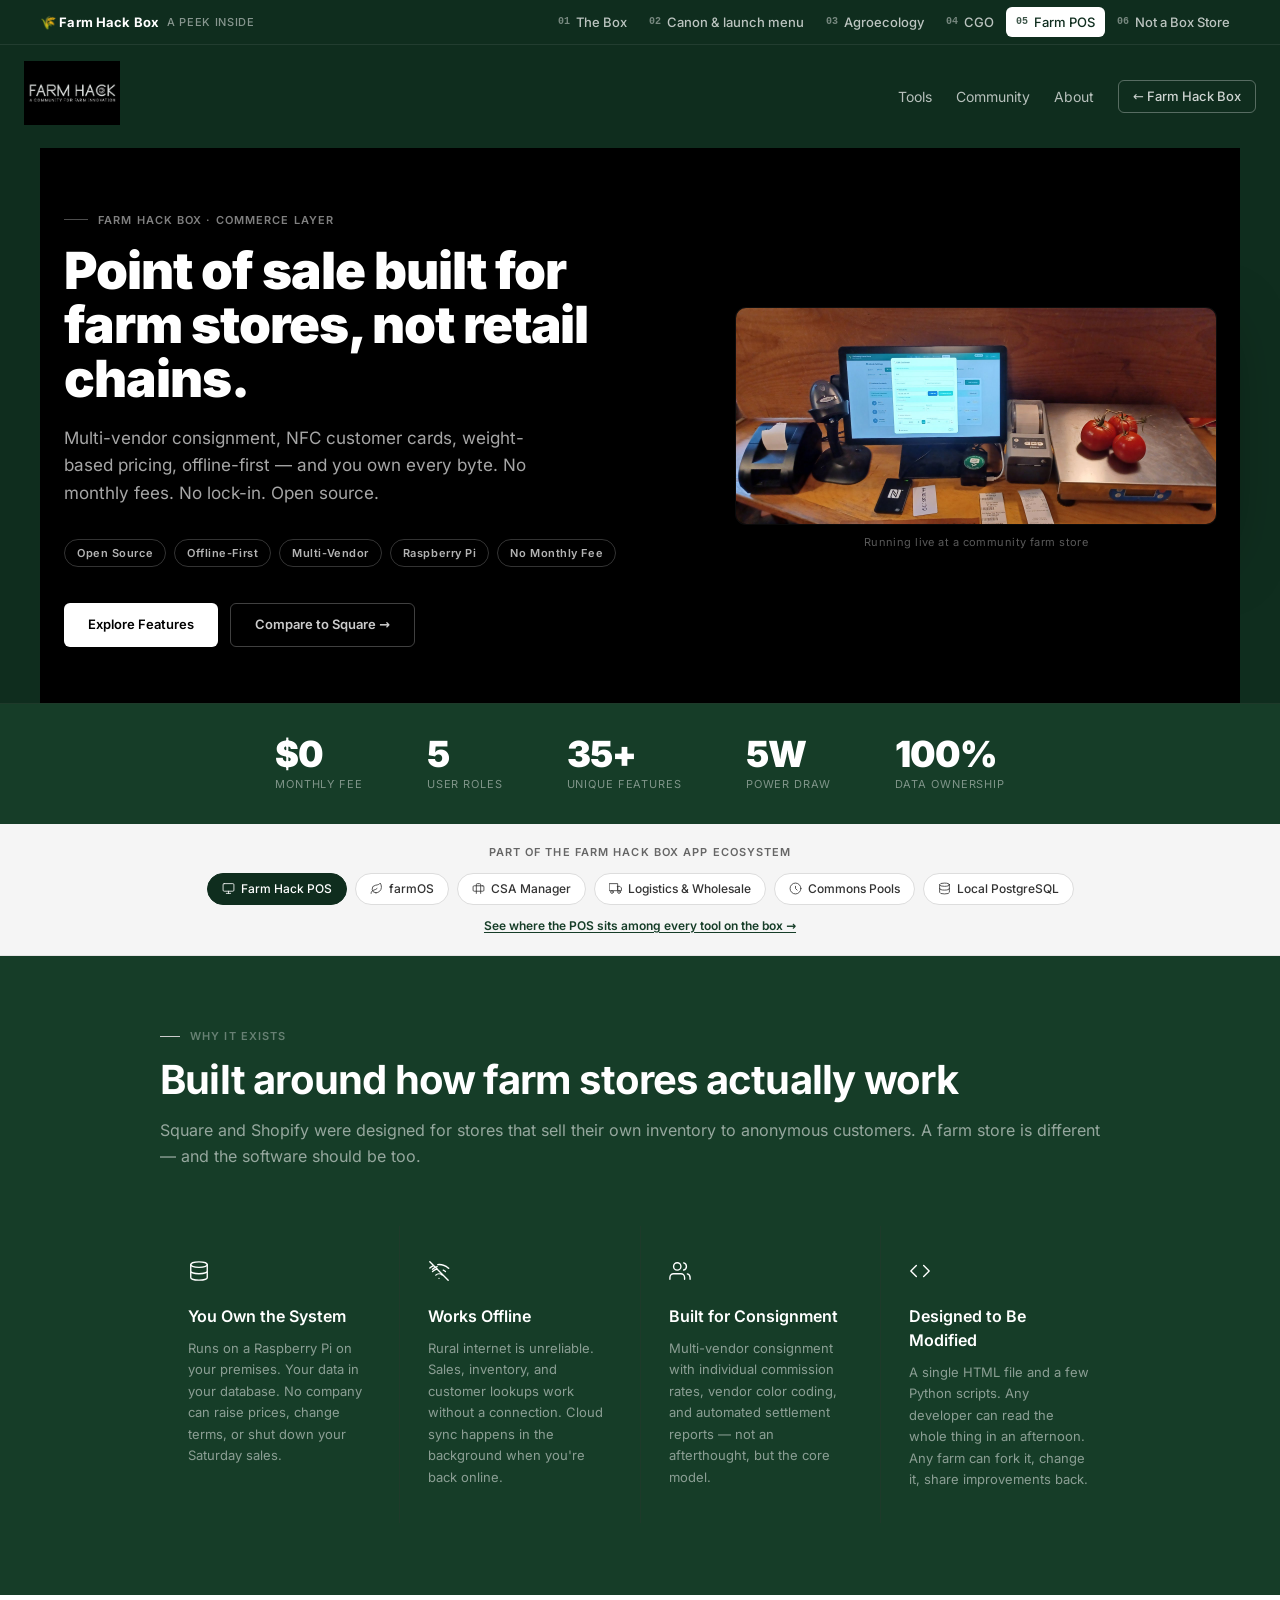
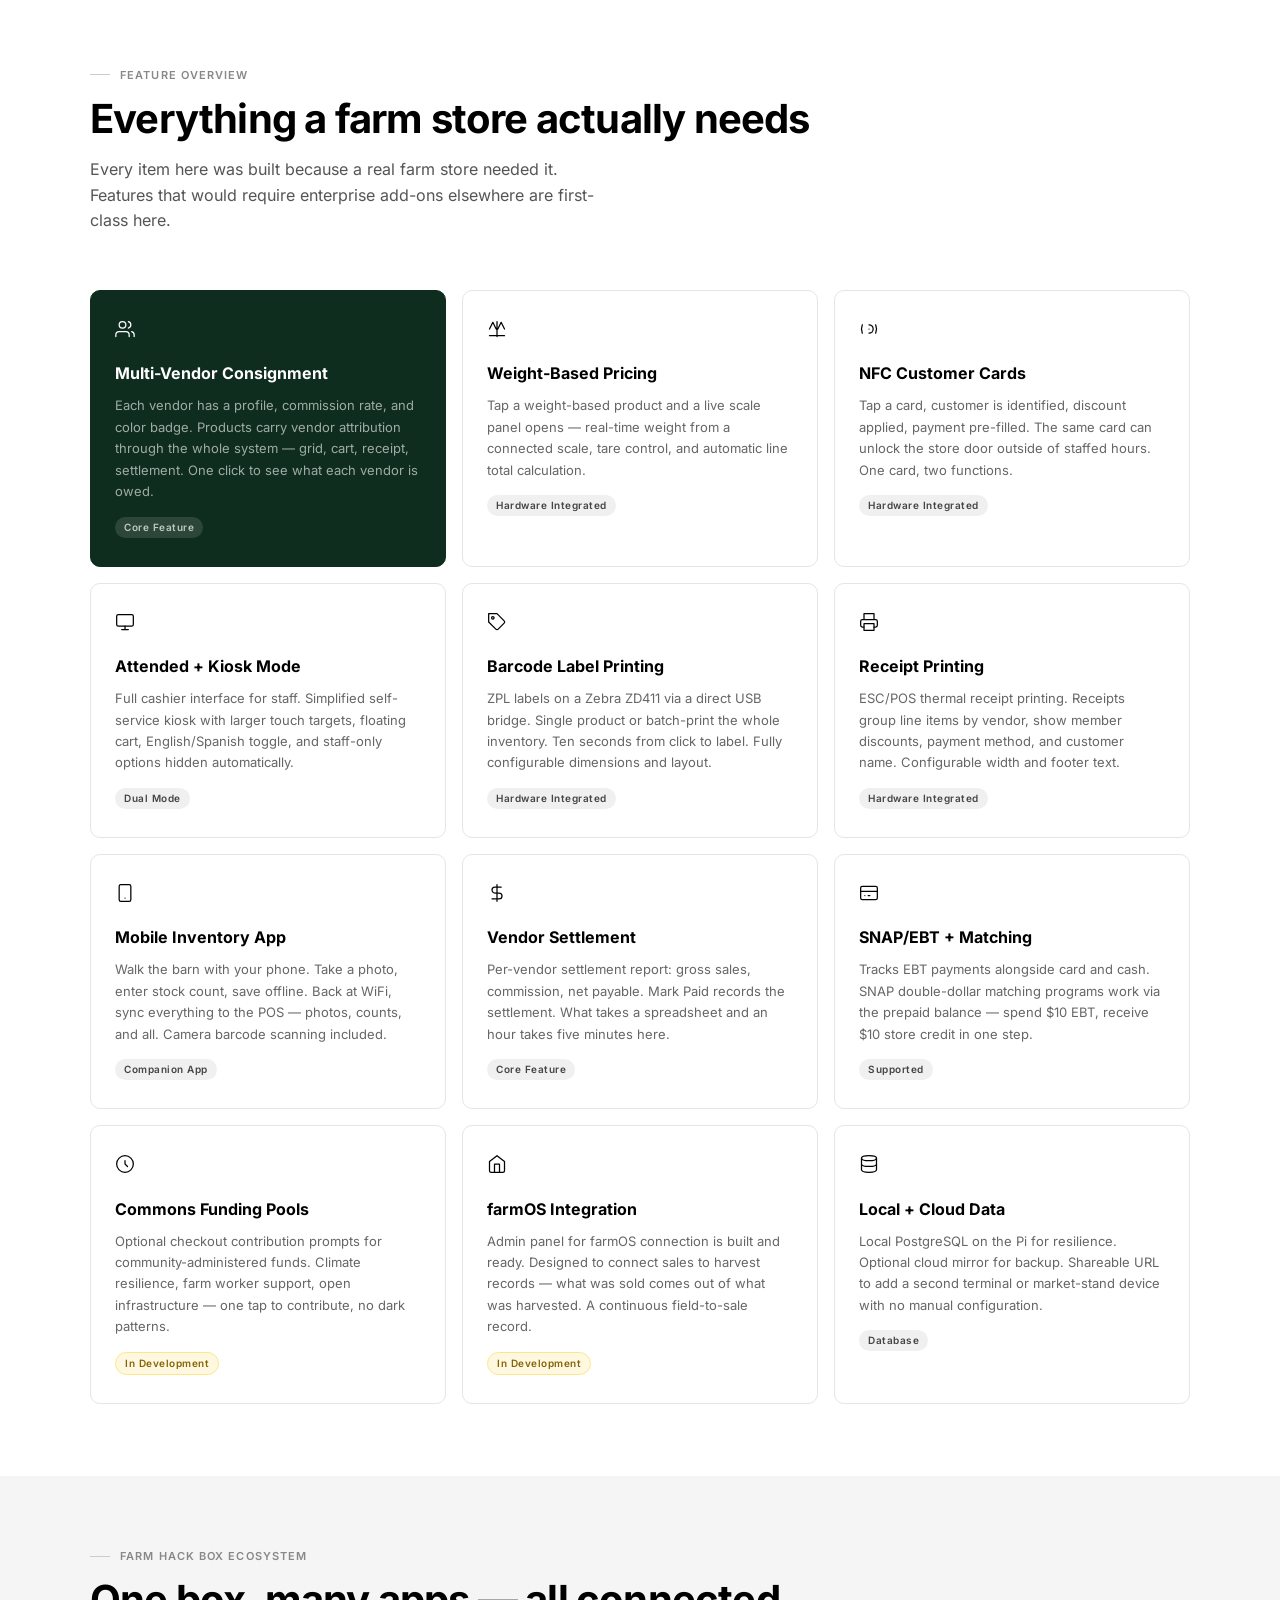
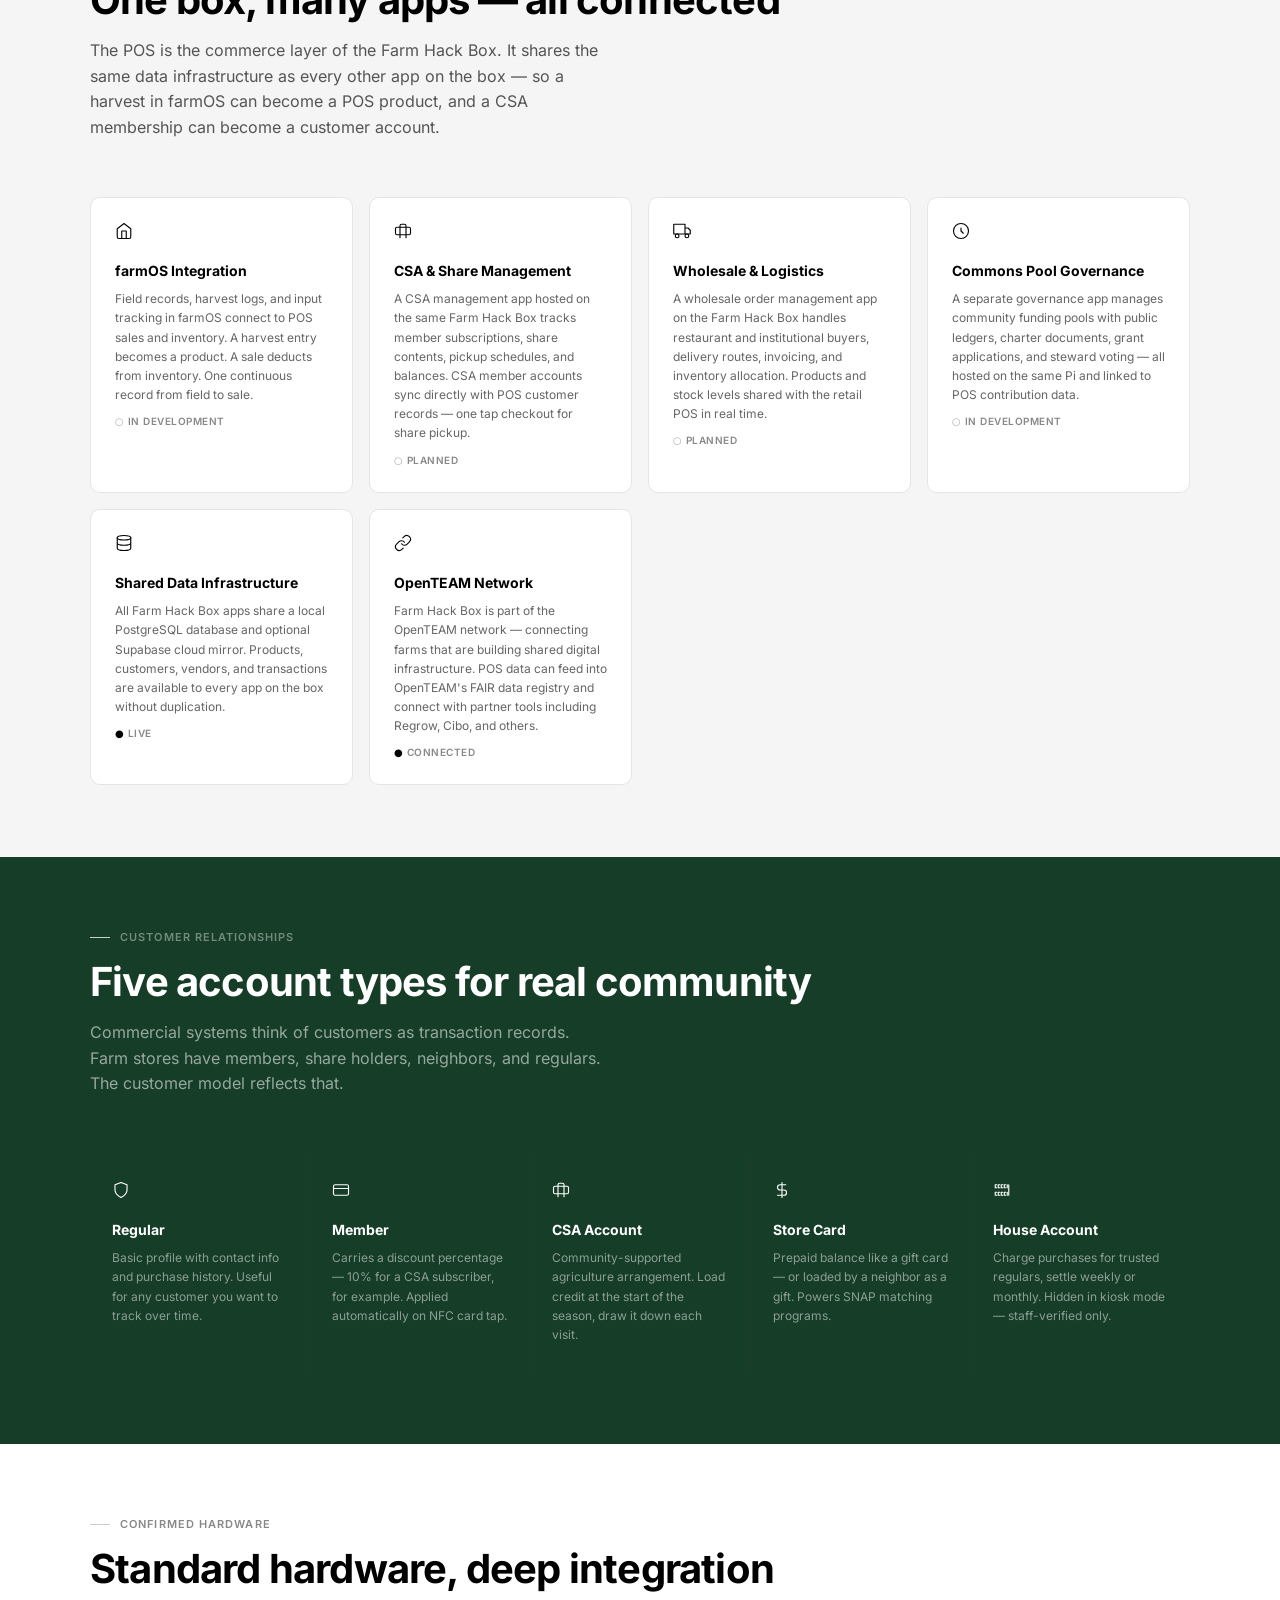
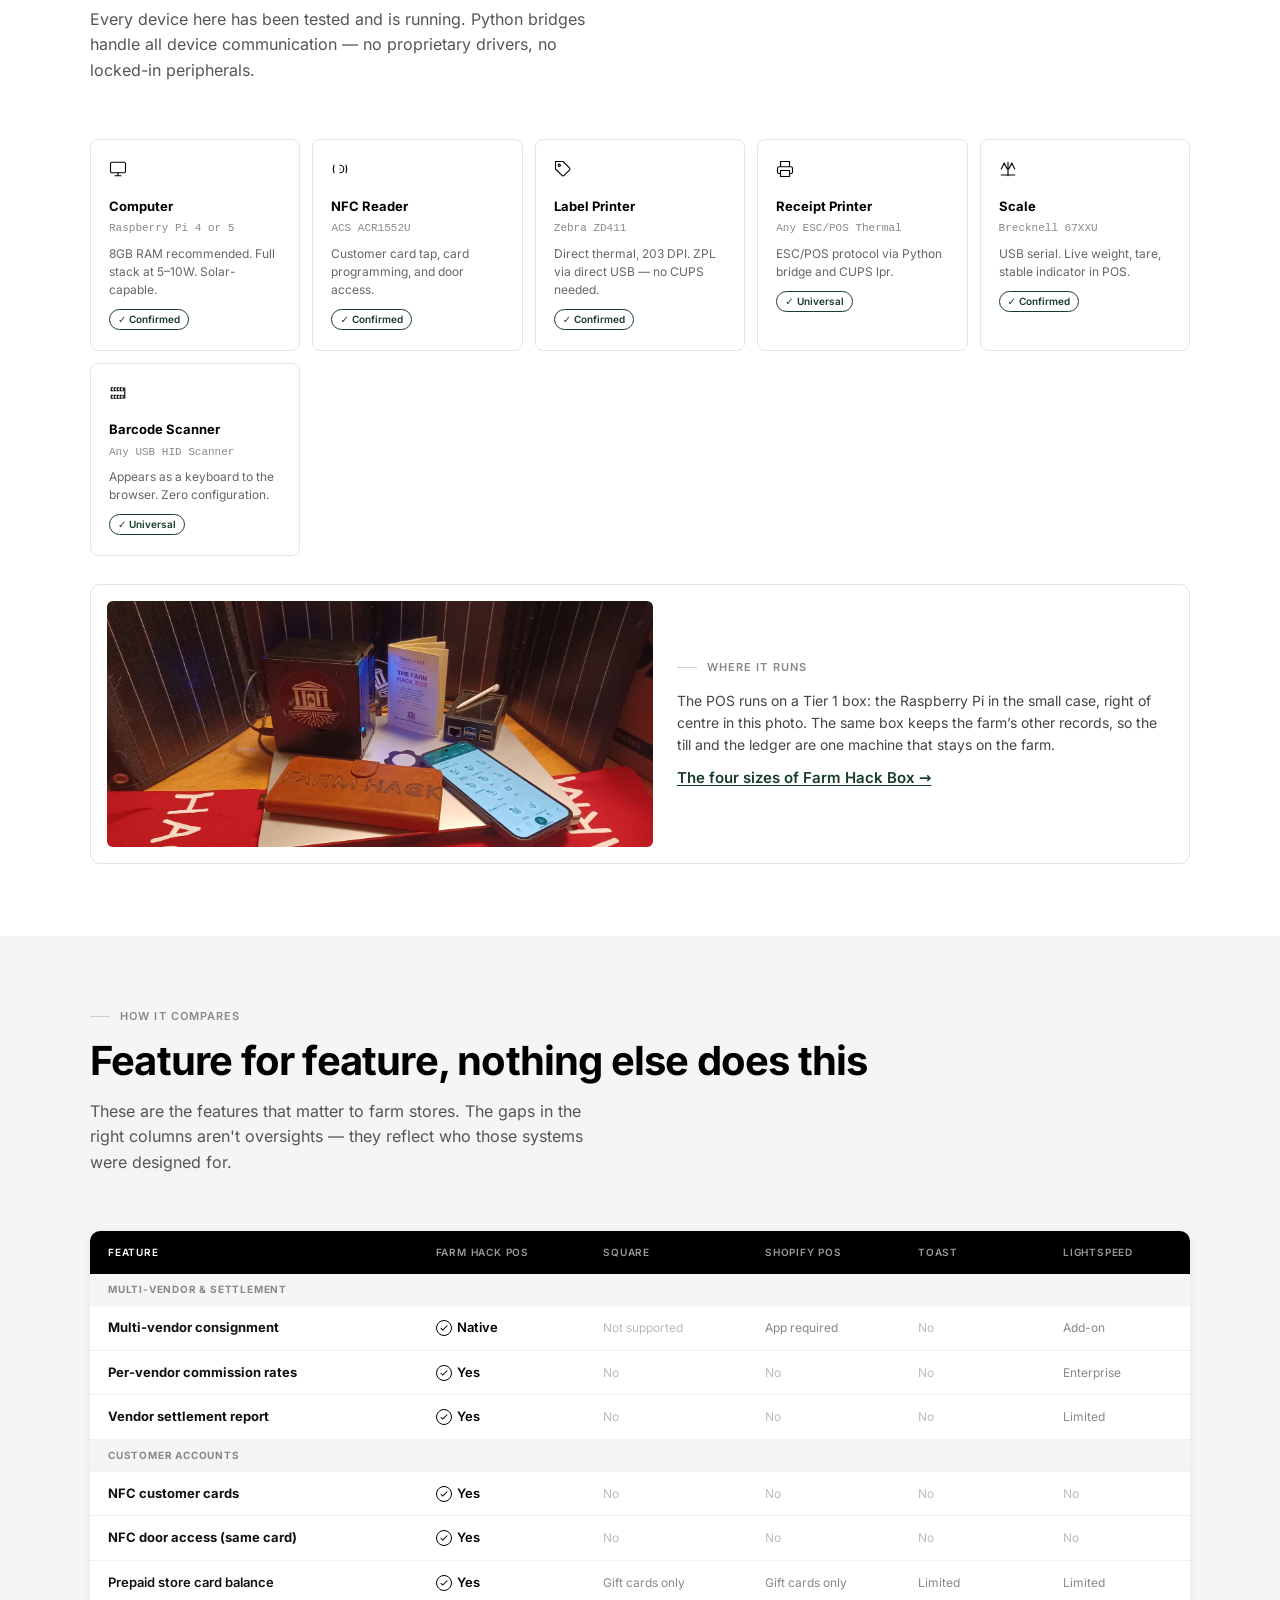
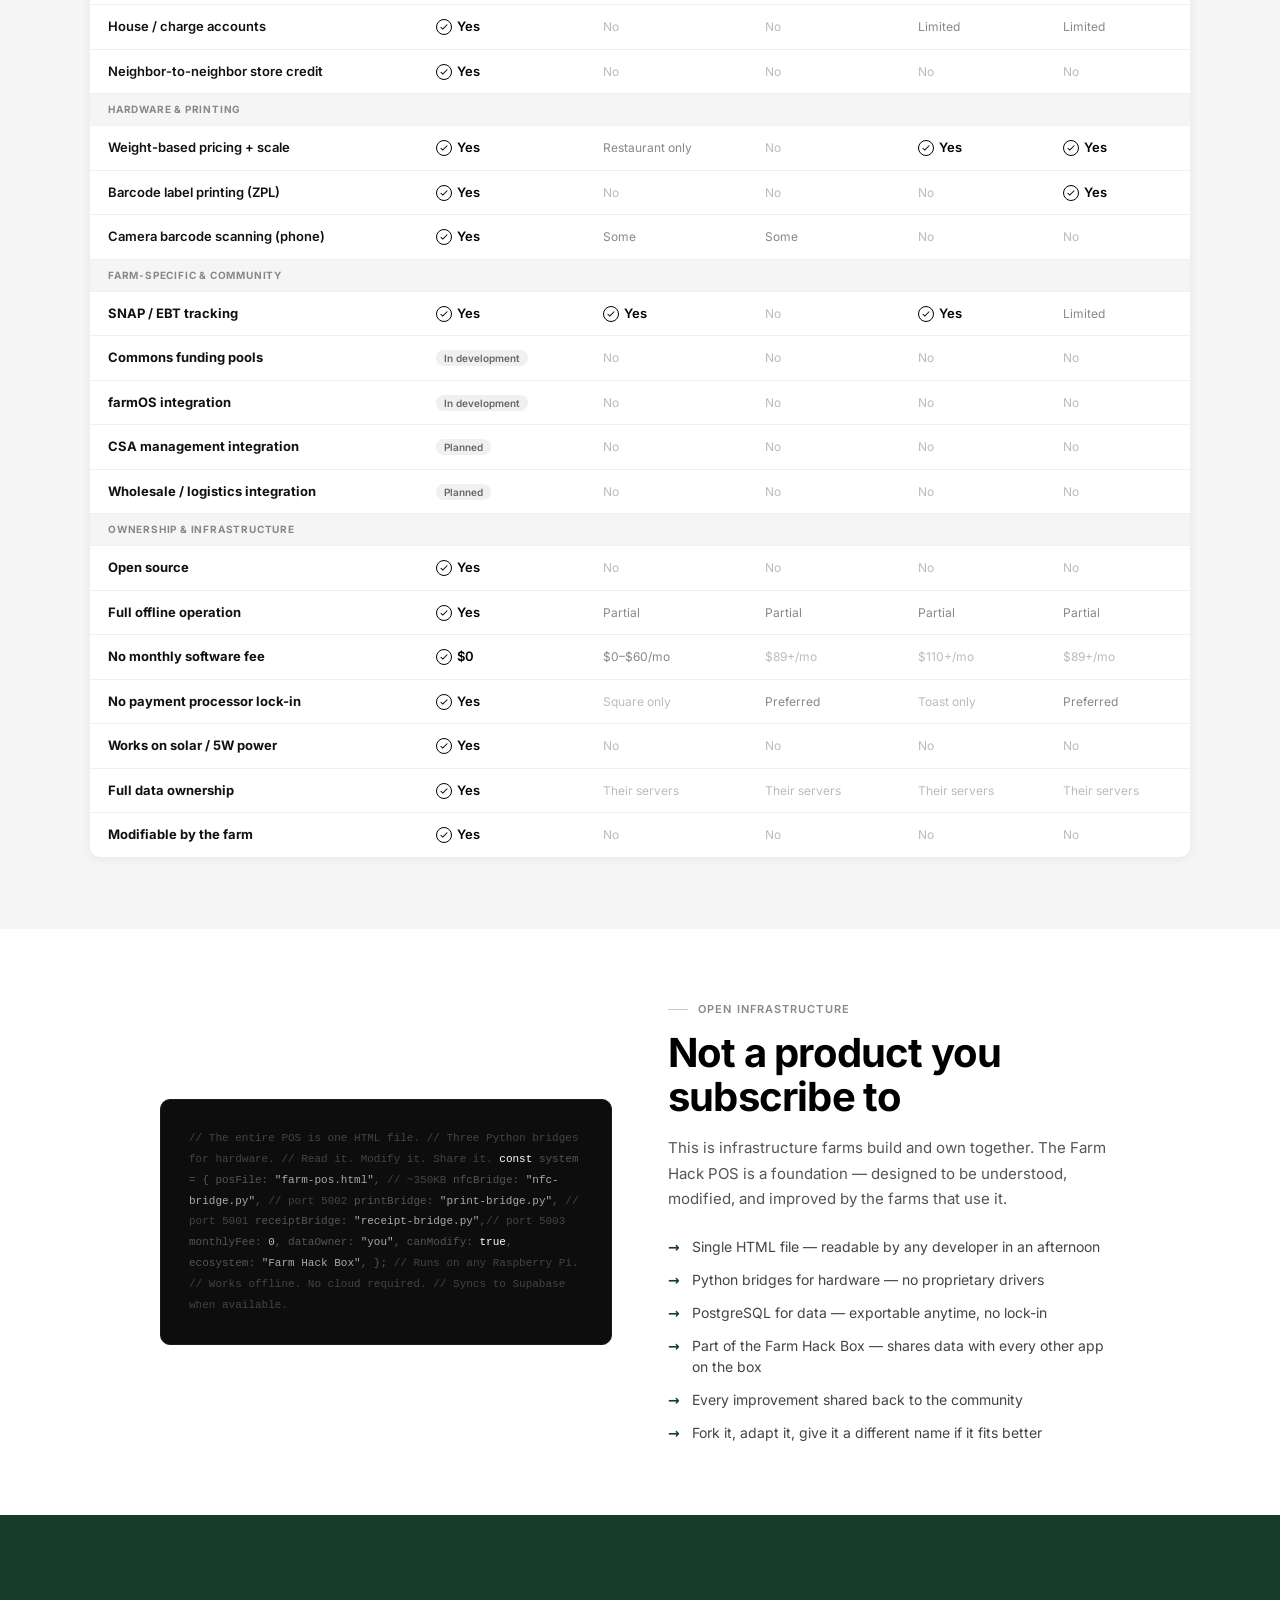
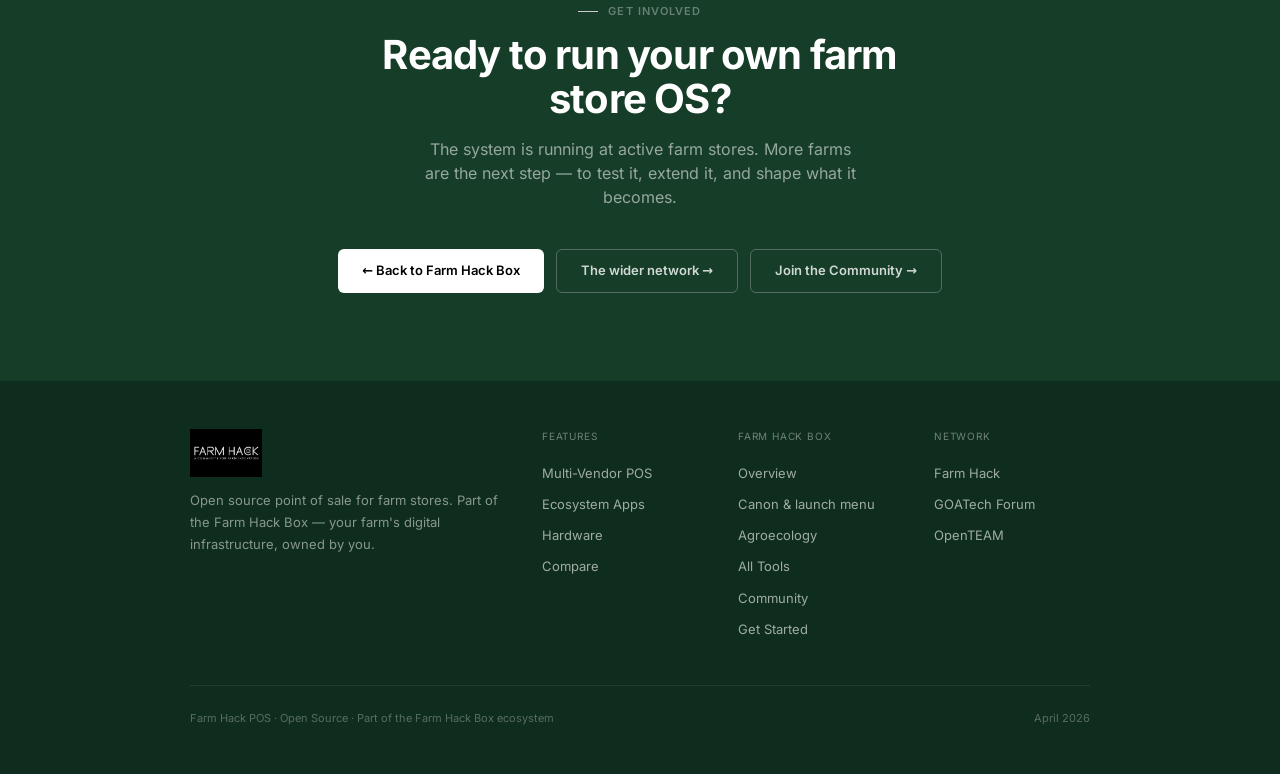
<file: pos.html>
<!DOCTYPE html>
<html lang="en">
<head>
<meta charset="UTF-8">
<meta name="viewport" content="width=device-width, initial-scale=1.0">
<title>Farm Hack POS — Point of Sale for Farm Stores</title>
<link rel="stylesheet" href="assets/fonts/fonts.css">

<!-- SVG Icon Sprite (single stroke, single color) -->
<svg xmlns="http://www.w3.org/2000/svg" style="display:none">
  <defs>
    <symbol id="ic-vendors" viewBox="0 0 24 24"><path d="M17 21v-2a4 4 0 0 0-4-4H5a4 4 0 0 0-4 4v2"/><circle cx="9" cy="7" r="4"/><path d="M23 21v-2a4 4 0 0 0-3-3.87M16 3.13a4 4 0 0 1 0 7.75"/></symbol>
    <symbol id="ic-scale" viewBox="0 0 24 24"><path d="M12 3v18M3 12l4-8 4 8M13 12l4-8 4 8M7 20h4M13 20h4M3 20h18"/></symbol>
    <symbol id="ic-nfc" viewBox="0 0 24 24"><path d="M20 7a13 13 0 0 1 0 10M4 7a13 13 0 0 0 0 10M12 17a5 5 0 0 0 0-10M12 12v.01"/></symbol>
    <symbol id="ic-printer" viewBox="0 0 24 24"><path d="M6 9V2h12v7M6 18H4a2 2 0 0 1-2-2v-5a2 2 0 0 1 2-2h16a2 2 0 0 1 2 2v5a2 2 0 0 1-2 2h-2"/><rect x="6" y="14" width="12" height="8"/></symbol>
    <symbol id="ic-barcode" viewBox="0 0 24 24"><path d="M3 5v4M7 5v4M11 5v4M15 5v4M19 5v4M21 5v14M3 5h2M7 5h2M11 5h2M15 5h2M3 9h2M7 9h2M11 9h2M15 9h2M3 15v4M7 15v4M11 15v4M15 15v4M19 15v4M3 15h2M7 15h2M11 15h2M15 15h2M3 19h2M7 19h2M11 19h2M15 19h2"/></symbol>
    <symbol id="ic-offline" viewBox="0 0 24 24"><path d="M2 2l20 20M8.5 16.5a5 5 0 0 1 7 0M2 8.82a15 15 0 0 1 4.17-2.65M10.66 5c4.01-.36 8.14.9 11.34 3.76M16.72 11.07A10.94 10.94 0 0 1 19 12.55M5 12.55a10.94 10.94 0 0 1 5.17-2.8M10.71 5.05A16 16 0 0 1 22.56 9M4.83 10A15.94 15.94 0 0 1 10 7.23M12 20h.01"/></symbol>
    <symbol id="ic-database" viewBox="0 0 24 24"><ellipse cx="12" cy="5" rx="9" ry="3"/><path d="M21 5v14a9 3 0 0 1-18 0V5M3 12a9 3 0 0 0 18 0"/></symbol>
    <symbol id="ic-code" viewBox="0 0 24 24"><path d="m16 18 6-6-6-6M8 6l-6 6 6 6"/></symbol>
    <symbol id="ic-kiosk" viewBox="0 0 24 24"><rect x="2" y="3" width="20" height="14" rx="2"/><path d="M8 21h8M12 17v4"/></symbol>
    <symbol id="ic-label" viewBox="0 0 24 24"><path d="M20.59 13.41l-7.17 7.17a2 2 0 0 1-2.83 0L2 12V2h10l8.59 8.59a2 2 0 0 1 0 2.82z"/><circle cx="7" cy="7" r="1.5"/></symbol>
    <symbol id="ic-mobile" viewBox="0 0 24 24"><rect x="5" y="2" width="14" height="20" rx="2"/><path d="M12 18h.01"/></symbol>
    <symbol id="ic-check" viewBox="0 0 24 24"><path d="M20 6 9 17l-5-5"/></symbol>
    <symbol id="ic-leaf" viewBox="0 0 24 24"><path d="M11 20A7 7 0 0 1 9.8 6.1C15.5 5 17 4.48 19 2c1 2 2 4.18 2 8 0 5.5-4.78 10-10 10zM2 21c0-3 1.85-5.36 5.08-6C9.5 14.52 12 13 13 12"/></symbol>
    <symbol id="ic-link" viewBox="0 0 24 24"><path d="M10 13a5 5 0 0 0 7.54.54l3-3a5 5 0 0 0-7.07-7.07l-1.72 1.71M14 11a5 5 0 0 0-7.54-.54l-3 3a5 5 0 0 0 7.07 7.07l1.71-1.71"/></symbol>
    <symbol id="ic-settlement" viewBox="0 0 24 24"><path d="M12 2v20M17 5H9.5a3.5 3.5 0 0 0 0 7h5a3.5 3.5 0 0 1 0 7H6"/></symbol>
    <symbol id="ic-card" viewBox="0 0 24 24"><rect x="2" y="5" width="20" height="14" rx="2"/><path d="M2 10h20"/></symbol>
    <symbol id="ic-ebt" viewBox="0 0 24 24"><path d="M4 4h16c1.1 0 2 .9 2 2v12c0 1.1-.9 2-2 2H4c-1.1 0-2-.9-2-2V6c0-1.1.9-2 2-2z"/><path d="M22 10H2M7 15h.01M11 15h2"/></symbol>
    <symbol id="ic-commons" viewBox="0 0 24 24"><circle cx="12" cy="12" r="10"/><path d="M12 8v4l3 3"/></symbol>
    <symbol id="ic-farmos" viewBox="0 0 24 24"><path d="M3 9l9-7 9 7v11a2 2 0 0 1-2 2H5a2 2 0 0 1-2-2z"/><path d="M9 22V12h6v10"/></symbol>
    <symbol id="ic-csa" viewBox="0 0 24 24"><path d="M20 7H4a2 2 0 0 0-2 2v6a2 2 0 0 0 2 2h16a2 2 0 0 0 2-2V9a2 2 0 0 0-2-2z"/><path d="M16 21V5a2 2 0 0 0-2-2h-4a2 2 0 0 0-2 2v16"/></symbol>
    <symbol id="ic-truck" viewBox="0 0 24 24"><path d="M1 3h15v13H1zM16 8h4l3 3v5h-7V8z"/><circle cx="5.5" cy="18.5" r="2.5"/><circle cx="18.5" cy="18.5" r="2.5"/></symbol>
    <symbol id="ic-roles" viewBox="0 0 24 24"><path d="M12 22s8-4 8-10V5l-8-3-8 3v7c0 6 8 10 8 10z"/></symbol>
    <symbol id="ic-x" viewBox="0 0 24 24"><path d="M18 6 6 18M6 6l12 12"/></symbol>
    <symbol id="ic-partial" viewBox="0 0 24 24"><path d="M12 2v20M2 12h10"/></symbol>
  </defs>
</svg>

<style>
*{box-sizing:border-box;margin:0;padding:0}
html{scroll-behavior:smooth}
body{
  font-family:'Inter',ui-sans-serif,system-ui,-apple-system,sans-serif;
  background:#fff;color:#000;line-height:1.5;
  font-size:15px;
}
a{color:inherit;text-decoration:none}
.mono{font-family:ui-monospace,'SF Mono',Menlo,Monaco,Consolas,monospace}

/* ── HEADER (matches farm-hack-box-intro5) ── */
.header{
  background:#0f2d1e;color:#fff;
  padding:16px 24px;
  display:flex;align-items:center;justify-content:space-between;
}
.header-brand img{height:64px;filter:invert(1)}
.header-nav{display:flex;gap:24px;font-size:14px;align-items:center}
.header-nav a{color:rgba(255,255,255,.7);transition:color .15s}
.header-nav a:hover{color:#fff}
.header-nav .back-link{
  border:1px solid rgba(255,255,255,.3);
  padding:6px 14px;border-radius:6px;color:rgba(255,255,255,.8);
  font-size:13px;font-weight:500;
}
.header-nav .back-link:hover{border-color:#fff;color:#fff}

/* ── HERO ── */
.hero{
  background:#000;color:#fff;
  padding:64px 24px 56px;
  display:grid;
  grid-template-columns:1fr 480px;
  gap:48px;
  max-width:1200px;
  margin:0 auto;
  align-items:center;
}
@media(max-width:900px){.hero{grid-template-columns:1fr}.hero-visual{display:none}}

.hero-tag{
  font-size:11px;font-weight:600;letter-spacing:.1em;
  text-transform:uppercase;color:rgba(255,255,255,.5);
  margin-bottom:16px;display:flex;align-items:center;gap:10px;
}
.hero-tag::before{content:'';display:inline-block;width:24px;height:1px;background:rgba(255,255,255,.3)}

.hero h1{
  font-size:clamp(32px,4vw,52px);
  font-weight:900;line-height:1.05;
  letter-spacing:-.02em;
  margin-bottom:20px;
}
.hero-desc{
  font-size:17px;font-weight:400;line-height:1.6;
  color:rgba(255,255,255,.65);
  max-width:480px;margin-bottom:32px;
}
.hero-tags{
  display:flex;gap:8px;flex-wrap:wrap;margin-bottom:36px;
}
.tag{
  font-size:11px;font-weight:600;letter-spacing:.05em;
  padding:5px 12px;border:1px solid rgba(255,255,255,.2);
  border-radius:20px;color:rgba(255,255,255,.7);
}
.hero-cta{display:flex;gap:12px;flex-wrap:wrap}
.btn{
  font-family:inherit;font-size:13px;font-weight:600;
  padding:11px 24px;border-radius:6px;border:none;
  cursor:pointer;display:inline-flex;align-items:center;gap:6px;
  transition:all .15s;
}
.btn-white{background:#fff;color:#000}
.btn-white:hover{background:#e5e5e5}
.btn-outline{background:transparent;color:rgba(255,255,255,.8);border:1px solid rgba(255,255,255,.25)}
.btn-outline:hover{border-color:#fff;color:#fff}
.btn-black{background:#0f2d1e;color:#fff;border:1px solid #0f2d1e}
.btn-black:hover{background:#222}

/* ── HERO PHOTO ── */
.hero-visual{display:flex;align-items:center;justify-content:center}
.pos-photo-wrap{position:relative;width:100%;max-width:520px}
.pos-photo{
  width:100%;border-radius:10px;
  box-shadow:0 24px 64px rgba(0,0,0,.5), 0 0 0 1px rgba(255,255,255,.06);
  display:block;
}
.pos-photo-caption{
  margin-top:10px;text-align:center;
  font-size:11px;color:rgba(255,255,255,.35);
  letter-spacing:.04em;
}

/* ── STATS ── */
.stats-bar{
  background:#163d28;color:#fff;
  padding:32px 24px;
  display:flex;justify-content:center;gap:64px;flex-wrap:wrap;
  border-top:1px solid #1e3a2a;
}
.stat-num{font-size:36px;font-weight:900;letter-spacing:-.02em;line-height:1}
.stat-label{font-size:11px;color:rgba(255,255,255,.45);text-transform:uppercase;letter-spacing:.08em;margin-top:4px}

/* ── ECOSYSTEM BAND ── */
.ecosystem-band{
  background:#f5f5f5;border-bottom:1px solid #e5e5e5;
  padding:20px 24px;
  text-align:center;
}
.ecosystem-inner{max-width:960px;margin:0 auto}
.ecosystem-label{font-size:11px;font-weight:600;text-transform:uppercase;letter-spacing:.1em;color:#666;margin-bottom:12px}
.ecosystem-apps{display:flex;gap:8px;justify-content:center;flex-wrap:wrap}
.eco-app{
  font-size:12px;font-weight:500;
  padding:6px 14px;background:#fff;border:1px solid #ddd;border-radius:20px;color:#333;
  display:flex;align-items:center;gap:6px;
}
.eco-app svg{width:13px;height:13px;stroke:currentColor;fill:none;stroke-width:1.5;stroke-linecap:round;stroke-linejoin:round;flex-shrink:0}
.eco-app.active{background:#0f2d1e;color:#fff;border-color:#0f2d1e}
@media(max-width:700px){.header{flex-wrap:wrap;gap:10px}.header-nav{flex-wrap:wrap;gap:8px 16px}}
.eco-where{margin-top:12px;font-size:12px}
.eco-where a{color:#163d28;font-weight:600;text-decoration:underline;text-underline-offset:2px}

/* ── SECTION BASE ── */
section{padding:72px 24px}
.section-inner{max-width:960px;margin:0 auto}
.section-inner-wide{max-width:1100px;margin:0 auto}

.section-tag{
  font-size:11px;font-weight:600;letter-spacing:.1em;text-transform:uppercase;
  color:#888;margin-bottom:14px;display:flex;align-items:center;gap:10px;
}
.section-tag::before{content:'';width:20px;height:1px;background:#ccc}

h2{font-size:clamp(26px,3.5vw,40px);font-weight:700;line-height:1.1;letter-spacing:-.02em;margin-bottom:16px}
.section-lead{font-size:16px;color:#555;max-width:520px;line-height:1.6;margin-bottom:56px}

/* ── PHILOSOPHY ── */
.philosophy{background:#163d28;color:#fff}
.philosophy .section-tag{color:rgba(255,255,255,.35)}
.philosophy h2{color:#fff}
.philosophy .section-lead{color:rgba(255,255,255,.55);max-width:100%}

.pillars{display:grid;grid-template-columns:repeat(auto-fit,minmax(200px,1fr));gap:1px;margin-top:48px;background:#1e3a2a}
.pillar{background:#163d28;padding:32px 28px;border-top:2px solid transparent;transition:border-color .2s}
.pillar:hover{border-color:#fff}
.pillar svg{width:22px;height:22px;stroke:#fff;fill:none;stroke-width:1.5;stroke-linecap:round;stroke-linejoin:round;margin-bottom:16px}
.pillar h3{font-size:16px;font-weight:600;color:#fff;margin-bottom:10px}
.pillar p{font-size:13px;color:rgba(255,255,255,.5);line-height:1.65}

/* ── FEATURE CARDS ── */
.features{background:#fff}
.feature-grid{display:grid;grid-template-columns:repeat(auto-fit,minmax(280px,1fr));gap:16px}
.feature-card{
  background:#fff;border:1px solid #e5e5e5;border-radius:10px;
  padding:28px 24px;transition:all .2s;
}
.feature-card:hover{border-color:#999;box-shadow:0 4px 16px rgba(0,0,0,.06)}
.feature-card.star{background:#0f2d1e;color:#fff;border-color:#0f2d1e}
.feature-card svg{width:20px;height:20px;stroke-width:1.5;stroke-linecap:round;stroke-linejoin:round;margin-bottom:16px;flex-shrink:0}
.feature-card:not(.star) svg{stroke:#000;fill:none}
.feature-card.star svg{stroke:#fff;fill:none}
.feature-card h3{font-size:16px;font-weight:700;margin-bottom:10px;color:#000}
.feature-card.star h3{color:#fff}
.feature-card p{font-size:13px;color:#666;line-height:1.65}
.feature-card.star p{color:rgba(255,255,255,.6)}
.fc-tag{
  display:inline-block;margin-top:14px;font-size:10px;font-weight:600;letter-spacing:.05em;
  padding:3px 9px;border-radius:20px;
}
.fc-tag-ok{background:#f0f0f0;color:#444}
.feature-card.star .fc-tag-ok{background:rgba(255,255,255,.12);color:rgba(255,255,255,.7)}
.fc-tag-coming{background:#fff8e0;color:#856404;border:1px solid #fde68a}
.feature-card.star .fc-tag-coming{background:rgba(255,255,255,.08);color:rgba(255,255,255,.5);border:1px solid rgba(255,255,255,.15)}

/* ── ECOSYSTEM SECTION ── */
.ecosystem-section{background:#f5f5f5}
.eco-grid{display:grid;grid-template-columns:repeat(auto-fit,minmax(260px,1fr));gap:16px}
.eco-card{
  background:#fff;border:1px solid #e5e5e5;border-radius:10px;
  padding:24px;
}
.eco-card svg{width:18px;height:18px;stroke:#000;fill:none;stroke-width:1.5;stroke-linecap:round;stroke-linejoin:round;margin-bottom:14px}
.eco-card h3{font-size:14px;font-weight:700;margin-bottom:8px}
.eco-card p{font-size:12px;color:#666;line-height:1.6}
.eco-card .eco-status{font-size:10px;color:#888;margin-top:10px;font-weight:600;letter-spacing:.05em}
.eco-card .eco-status.live::before{content:'● ';color:#000}
.eco-card .eco-status.dev::before{content:'○ ';color:#aaa}

/* ── ACCOUNT TYPES ── */
.accounts{background:#163d28;color:#fff}
.accounts .section-tag{color:rgba(255,255,255,.4)}
.accounts h2{color:#fff}
.accounts .section-lead{color:rgba(255,255,255,.55)}
.account-grid{display:grid;grid-template-columns:repeat(auto-fit,minmax(180px,1fr));gap:1px;background:#1e3a2a}
.account-card{background:#163d28;padding:28px 22px}
.account-card svg{width:18px;height:18px;stroke:#fff;fill:none;stroke-width:1.5;stroke-linecap:round;stroke-linejoin:round;margin-bottom:14px}
.account-card h3{font-size:14px;font-weight:700;color:#fff;margin-bottom:8px}
.account-card p{font-size:12px;color:rgba(255,255,255,.5);line-height:1.6}

/* ── HARDWARE ── */
.hardware{background:#fff}
.hw-tiers{display:grid;grid-template-columns:minmax(0,1.1fr) minmax(0,1fr);gap:24px;align-items:center;margin-top:28px;border:1px solid #e5e5e5;border-radius:10px;padding:16px}
.hw-tiers img{display:block;width:100%;height:auto;border-radius:6px}
.hw-tiers p{font-size:14px;color:#444;line-height:1.6}
.hw-tiers a.more{display:inline-block;margin-top:10px;font-weight:600;color:#163d28;text-decoration:underline;text-underline-offset:2px}
@media(max-width:700px){.hw-tiers{grid-template-columns:1fr}}
.hw-grid{display:grid;grid-template-columns:repeat(auto-fit,minmax(180px,1fr));gap:12px}
.hw-card{border:1px solid #e5e5e5;border-radius:8px;padding:20px 18px}
.hw-card svg{width:18px;height:18px;stroke:#000;fill:none;stroke-width:1.5;stroke-linecap:round;stroke-linejoin:round;margin-bottom:12px}
.hw-name{font-size:13px;font-weight:700;margin-bottom:4px}
.hw-model{font-size:11px;color:#888;font-family:ui-monospace,monospace;margin-bottom:8px}
.hw-desc{font-size:12px;color:#666;line-height:1.5}
.hw-pill{
  margin-top:10px;display:inline-block;font-size:10px;font-weight:600;
  padding:2px 8px;border-radius:12px;border:1px solid #163d28;color:#163d28;
}

/* ── COMPARE TABLE ── */
.comparison{background:#f5f5f5}
.table-wrap{overflow-x:auto;border-radius:10px;box-shadow:0 2px 12px rgba(0,0,0,.06)}
table{width:100%;border-collapse:collapse;background:#fff;min-width:680px;font-size:13px}
thead{background:#000}
th{padding:14px 18px;text-align:left;font-size:10px;font-weight:600;letter-spacing:.08em;text-transform:uppercase;color:rgba(255,255,255,.6)}
th:first-child{color:#fff}
td{padding:12px 18px;border-bottom:1px solid #f0f0f0}
td:first-child{font-weight:600;font-size:13px;color:#111}
tr:last-child td{border-bottom:none}
tr:hover td{background:#fafafa}
.t-yes{color:#000;font-weight:600;display:flex;align-items:center;gap:5px}
.t-yes::before{content:'';display:inline-block;width:14px;height:14px;border:1.5px solid #000;border-radius:50%;background:url("data:image/svg+xml,%3Csvg xmlns='http://www.w3.org/2000/svg' viewBox='0 0 24 24' stroke='%23000' stroke-width='2.5' fill='none'%3E%3Cpath d='M20 6 9 17l-5-5'/%3E%3C/svg%3E") center/10px no-repeat}
.t-no{color:#bbb;font-size:12px}
.t-partial{color:#888;font-size:12px}
.t-coming{font-size:10px;font-weight:600;padding:2px 8px;border-radius:12px;background:#f0f0f0;color:#666}
.t-group td{background:#f5f5f5;font-size:10px;font-weight:700;letter-spacing:.08em;text-transform:uppercase;color:#888;padding:8px 18px}
.t-hi td:first-child{font-weight:700}

/* ── OPEN SOURCE ── */
.opensource{background:#fff}
.os-grid{display:grid;grid-template-columns:1fr 1fr;gap:56px;align-items:center}
@media(max-width:800px){.os-grid{grid-template-columns:1fr;gap:32px}}
.code-block{
  background:#0d0d0d;border-radius:10px;padding:28px;
  font-family:ui-monospace,'SF Mono',Menlo,Monaco,Consolas,monospace;
  font-size:11px;line-height:1.9;color:#555;
  border:1px solid #1a1a1a;
}
.c-str{color:#aaa} .c-key{color:#fff} .c-num{color:#bbb} .c-cmt{color:#444}
.os-list{list-style:none;margin-top:24px;display:flex;flex-direction:column;gap:12px}
.os-list li{display:flex;gap:12px;align-items:flex-start;font-size:14px;color:#444;line-height:1.5}
.os-list li::before{content:'→';color:#163d28;font-weight:700;flex-shrink:0}

/* ── CTA ── */
.cta-section{background:#163d28;color:#fff;padding:88px 24px;text-align:center}
.cta-section h2{color:#fff;max-width:520px;margin:0 auto 16px}
.cta-section p{font-size:16px;color:rgba(255,255,255,.55);max-width:440px;margin:0 auto 40px}
.cta-btns{display:flex;gap:12px;justify-content:center;flex-wrap:wrap}

/* ── FOOTER ── */
footer{background:#0f2d1e;color:#fff;padding:48px 24px}
.footer-inner{max-width:900px;margin:0 auto;display:grid;grid-template-columns:2fr 1fr 1fr 1fr;gap:40px}
@media(max-width:700px){.footer-inner{grid-template-columns:1fr 1fr;gap:32px}}
.footer-brand img{height:48px;filter:invert(1);margin-bottom:12px;display:block}
.footer-col p{font-size:13px;color:rgba(255,255,255,.5);line-height:1.7}
.footer-col-title{font-size:10px;text-transform:uppercase;letter-spacing:.08em;margin-bottom:14px;color:rgba(255,255,255,.4)}
.footer-col ul{list-style:none;font-size:13px;line-height:2.4}
.footer-col a{color:rgba(255,255,255,.6);transition:color .15s}
.footer-col a:hover{color:#fff}
.footer-bottom{max-width:900px;margin:40px auto 0;padding-top:24px;border-top:1px solid rgba(255,255,255,.08);display:flex;justify-content:space-between;font-size:11px;color:rgba(255,255,255,.3);flex-wrap:wrap;gap:12px}

/* responsive */
@media(max-width:700px){section{padding:48px 16px}.stats-bar{gap:32px;padding:24px 16px}}
</style>
<link rel="icon" href="data:image/svg+xml,%3Csvg xmlns=%27http://www.w3.org/2000/svg%27 viewBox=%270 0 100 100%27%3E%3Ctext y=%27.9em%27 font-size=%2790%27%3E🌾%3C/text%3E%3C/svg%3E">
<link rel="stylesheet" href="assets/peek.css">
<script src="assets/peek.js" defer></script>
</head>
<body data-peek="pos">

<!-- Header -->
<header class="header">
  <div class="header-brand">
    <img src="assets/img/farmhack-logo.png" alt="Farm Hack">
  </div>
  <nav class="header-nav">
    <a href="https://farmhack.org/tools">Tools</a>
    <a href="https://forum.goatech.org/c/farmhack/21">Community</a>
    <a href="https://farmhack.org/content/get-started">About</a>
    <a href="index.html" class="back-link">← Farm Hack Box</a>
  </nav>
</header>

<!-- Hero -->
<div style="background:#0f2d1e">
<div class="hero">
  <div class="hero-text">
    <div class="hero-tag">Farm Hack Box &middot; Commerce Layer</div>
    <h1>Point of sale built for farm stores, not retail chains.</h1>
    <p class="hero-desc">Multi-vendor consignment, NFC customer cards, weight-based pricing, offline-first — and you own every byte. No monthly fees. No lock-in. Open source.</p>
    <div class="hero-tags">
      <span class="tag">Open Source</span>
      <span class="tag">Offline-First</span>
      <span class="tag">Multi-Vendor</span>
      <span class="tag">Raspberry Pi</span>
      <span class="tag">No Monthly Fee</span>
    </div>
    <div class="hero-cta">
      <a href="#features" class="btn btn-white">Explore Features</a>
      <a href="#compare" class="btn btn-outline">Compare to Square →</a>
    </div>
  </div>

  <!-- Real POS Photo -->
  <div class="hero-visual">
    <div class="pos-photo-wrap">
      <img src="assets/img/pos-store.jpg" alt="Farm Hack POS — touchscreen, barcode scanner, receipt printer, Zebra label printer, NFC reader, and scale in a working farm store" class="pos-photo">
      <div class="pos-photo-caption">Running live at a community farm store</div>
    </div>
  </div>
</div>
</div>

<!-- Stats Bar -->
<div class="stats-bar">
  <div><div class="stat-num">$0</div><div class="stat-label">Monthly Fee</div></div>
  <div><div class="stat-num">5</div><div class="stat-label">User Roles</div></div>
  <div><div class="stat-num">35+</div><div class="stat-label">Unique Features</div></div>
  <div><div class="stat-num">5W</div><div class="stat-label">Power Draw</div></div>
  <div><div class="stat-num">100%</div><div class="stat-label">Data Ownership</div></div>
</div>

<!-- Ecosystem Band -->
<div class="ecosystem-band">
  <div class="ecosystem-inner">
    <div class="ecosystem-label">Part of the Farm Hack Box App Ecosystem</div>
    <div class="ecosystem-apps">
      <span class="eco-app active"><svg><use href="#ic-kiosk"/></svg>Farm Hack POS</span>
      <span class="eco-app"><svg><use href="#ic-leaf"/></svg>farmOS</span>
      <span class="eco-app"><svg><use href="#ic-csa"/></svg>CSA Manager</span>
      <span class="eco-app"><svg><use href="#ic-truck"/></svg>Logistics &amp; Wholesale</span>
      <span class="eco-app"><svg><use href="#ic-commons"/></svg>Commons Pools</span>
      <span class="eco-app"><svg><use href="#ic-database"/></svg>Local PostgreSQL</span>
    </div>
    <p class="eco-where"><a href="canon.html#tree">See where the POS sits among every tool on the box →</a></p>
  </div>
</div>

<!-- Philosophy -->
<section class="philosophy">
  <div class="section-inner">
    <div class="section-tag">Why It Exists</div>
    <h2>Built around how farm stores actually work</h2>
    <p class="section-lead">Square and Shopify were designed for stores that sell their own inventory to anonymous customers. A farm store is different — and the software should be too.</p>
    <div class="pillars">
      <div class="pillar">
        <svg><use href="#ic-database"/></svg>
        <h3>You Own the System</h3>
        <p>Runs on a Raspberry Pi on your premises. Your data in your database. No company can raise prices, change terms, or shut down your Saturday sales.</p>
      </div>
      <div class="pillar">
        <svg><use href="#ic-offline"/></svg>
        <h3>Works Offline</h3>
        <p>Rural internet is unreliable. Sales, inventory, and customer lookups work without a connection. Cloud sync happens in the background when you're back online.</p>
      </div>
      <div class="pillar">
        <svg><use href="#ic-vendors"/></svg>
        <h3>Built for Consignment</h3>
        <p>Multi-vendor consignment with individual commission rates, vendor color coding, and automated settlement reports — not an afterthought, but the core model.</p>
      </div>
      <div class="pillar">
        <svg><use href="#ic-code"/></svg>
        <h3>Designed to Be Modified</h3>
        <p>A single HTML file and a few Python scripts. Any developer can read the whole thing in an afternoon. Any farm can fork it, change it, share improvements back.</p>
      </div>
    </div>
  </div>
</section>

<!-- Features -->
<section class="features" id="features">
  <div class="section-inner-wide">
    <div class="section-tag">Feature Overview</div>
    <h2>Everything a farm store actually needs</h2>
    <p class="section-lead">Every item here was built because a real farm store needed it. Features that would require enterprise add-ons elsewhere are first-class here.</p>

    <div class="feature-grid">
      <div class="feature-card star">
        <svg><use href="#ic-vendors"/></svg>
        <h3>Multi-Vendor Consignment</h3>
        <p>Each vendor has a profile, commission rate, and color badge. Products carry vendor attribution through the whole system — grid, cart, receipt, settlement. One click to see what each vendor is owed.</p>
        <span class="fc-tag fc-tag-ok">Core Feature</span>
      </div>
      <div class="feature-card">
        <svg><use href="#ic-scale"/></svg>
        <h3>Weight-Based Pricing</h3>
        <p>Tap a weight-based product and a live scale panel opens — real-time weight from a connected scale, tare control, and automatic line total calculation.</p>
        <span class="fc-tag fc-tag-ok">Hardware Integrated</span>
      </div>
      <div class="feature-card">
        <svg><use href="#ic-nfc"/></svg>
        <h3>NFC Customer Cards</h3>
        <p>Tap a card, customer is identified, discount applied, payment pre-filled. The same card can unlock the store door outside of staffed hours. One card, two functions.</p>
        <span class="fc-tag fc-tag-ok">Hardware Integrated</span>
      </div>
      <div class="feature-card">
        <svg><use href="#ic-kiosk"/></svg>
        <h3>Attended + Kiosk Mode</h3>
        <p>Full cashier interface for staff. Simplified self-service kiosk with larger touch targets, floating cart, English/Spanish toggle, and staff-only options hidden automatically.</p>
        <span class="fc-tag fc-tag-ok">Dual Mode</span>
      </div>
      <div class="feature-card">
        <svg><use href="#ic-label"/></svg>
        <h3>Barcode Label Printing</h3>
        <p>ZPL labels on a Zebra ZD411 via a direct USB bridge. Single product or batch-print the whole inventory. Ten seconds from click to label. Fully configurable dimensions and layout.</p>
        <span class="fc-tag fc-tag-ok">Hardware Integrated</span>
      </div>
      <div class="feature-card">
        <svg><use href="#ic-printer"/></svg>
        <h3>Receipt Printing</h3>
        <p>ESC/POS thermal receipt printing. Receipts group line items by vendor, show member discounts, payment method, and customer name. Configurable width and footer text.</p>
        <span class="fc-tag fc-tag-ok">Hardware Integrated</span>
      </div>
      <div class="feature-card">
        <svg><use href="#ic-mobile"/></svg>
        <h3>Mobile Inventory App</h3>
        <p>Walk the barn with your phone. Take a photo, enter stock count, save offline. Back at WiFi, sync everything to the POS — photos, counts, and all. Camera barcode scanning included.</p>
        <span class="fc-tag fc-tag-ok">Companion App</span>
      </div>
      <div class="feature-card">
        <svg><use href="#ic-settlement"/></svg>
        <h3>Vendor Settlement</h3>
        <p>Per-vendor settlement report: gross sales, commission, net payable. Mark Paid records the settlement. What takes a spreadsheet and an hour takes five minutes here.</p>
        <span class="fc-tag fc-tag-ok">Core Feature</span>
      </div>
      <div class="feature-card">
        <svg><use href="#ic-ebt"/></svg>
        <h3>SNAP/EBT + Matching</h3>
        <p>Tracks EBT payments alongside card and cash. SNAP double-dollar matching programs work via the prepaid balance — spend $10 EBT, receive $10 store credit in one step.</p>
        <span class="fc-tag fc-tag-ok">Supported</span>
      </div>
      <div class="feature-card">
        <svg><use href="#ic-commons"/></svg>
        <h3>Commons Funding Pools</h3>
        <p>Optional checkout contribution prompts for community-administered funds. Climate resilience, farm worker support, open infrastructure — one tap to contribute, no dark patterns.</p>
        <span class="fc-tag fc-tag-coming">In Development</span>
      </div>
      <div class="feature-card">
        <svg><use href="#ic-farmos"/></svg>
        <h3>farmOS Integration</h3>
        <p>Admin panel for farmOS connection is built and ready. Designed to connect sales to harvest records — what was sold comes out of what was harvested. A continuous field-to-sale record.</p>
        <span class="fc-tag fc-tag-coming">In Development</span>
      </div>
      <div class="feature-card">
        <svg><use href="#ic-database"/></svg>
        <h3>Local + Cloud Data</h3>
        <p>Local PostgreSQL on the Pi for resilience. Optional cloud mirror for backup. Shareable URL to add a second terminal or market-stand device with no manual configuration.</p>
        <span class="fc-tag fc-tag-ok">Database</span>
      </div>
    </div>
  </div>
</section>

<!-- Ecosystem Integration -->
<section class="ecosystem-section" id="ecosystem">
  <div class="section-inner-wide">
    <div class="section-tag">Farm Hack Box Ecosystem</div>
    <h2>One box, many apps — all connected</h2>
    <p class="section-lead">The POS is the commerce layer of the Farm Hack Box. It shares the same data infrastructure as every other app on the box — so a harvest in farmOS can become a POS product, and a CSA membership can become a customer account.</p>

    <div class="eco-grid">
      <div class="eco-card">
        <svg><use href="#ic-farmos"/></svg>
        <h3>farmOS Integration</h3>
        <p>Field records, harvest logs, and input tracking in farmOS connect to POS sales and inventory. A harvest entry becomes a product. A sale deducts from inventory. One continuous record from field to sale.</p>
        <div class="eco-status dev">IN DEVELOPMENT</div>
      </div>
      <div class="eco-card">
        <svg><use href="#ic-csa"/></svg>
        <h3>CSA &amp; Share Management</h3>
        <p>A CSA management app hosted on the same Farm Hack Box tracks member subscriptions, share contents, pickup schedules, and balances. CSA member accounts sync directly with POS customer records — one tap checkout for share pickup.</p>
        <div class="eco-status dev">PLANNED</div>
      </div>
      <div class="eco-card">
        <svg><use href="#ic-truck"/></svg>
        <h3>Wholesale &amp; Logistics</h3>
        <p>A wholesale order management app on the Farm Hack Box handles restaurant and institutional buyers, delivery routes, invoicing, and inventory allocation. Products and stock levels shared with the retail POS in real time.</p>
        <div class="eco-status dev">PLANNED</div>
      </div>
      <div class="eco-card">
        <svg><use href="#ic-commons"/></svg>
        <h3>Commons Pool Governance</h3>
        <p>A separate governance app manages community funding pools with public ledgers, charter documents, grant applications, and steward voting — all hosted on the same Pi and linked to POS contribution data.</p>
        <div class="eco-status dev">IN DEVELOPMENT</div>
      </div>
      <div class="eco-card">
        <svg><use href="#ic-database"/></svg>
        <h3>Shared Data Infrastructure</h3>
        <p>All Farm Hack Box apps share a local PostgreSQL database and optional Supabase cloud mirror. Products, customers, vendors, and transactions are available to every app on the box without duplication.</p>
        <div class="eco-status live">LIVE</div>
      </div>
      <div class="eco-card">
        <svg><use href="#ic-link"/></svg>
        <h3>OpenTEAM Network</h3>
        <p>Farm Hack Box is part of the OpenTEAM network — connecting farms that are building shared digital infrastructure. POS data can feed into OpenTEAM's FAIR data registry and connect with partner tools including Regrow, Cibo, and others.</p>
        <div class="eco-status live">CONNECTED</div>
      </div>
    </div>
  </div>
</section>

<!-- Account Types -->
<section class="accounts">
  <div class="section-inner-wide">
    <div class="section-tag">Customer Relationships</div>
    <h2>Five account types for real community</h2>
    <p class="section-lead">Commercial systems think of customers as transaction records. Farm stores have members, share holders, neighbors, and regulars. The customer model reflects that.</p>
    <div class="account-grid">
      <div class="account-card">
        <svg><use href="#ic-roles"/></svg>
        <h3>Regular</h3>
        <p>Basic profile with contact info and purchase history. Useful for any customer you want to track over time.</p>
      </div>
      <div class="account-card">
        <svg><use href="#ic-card"/></svg>
        <h3>Member</h3>
        <p>Carries a discount percentage — 10% for a CSA subscriber, for example. Applied automatically on NFC card tap.</p>
      </div>
      <div class="account-card">
        <svg><use href="#ic-csa"/></svg>
        <h3>CSA Account</h3>
        <p>Community-supported agriculture arrangement. Load credit at the start of the season, draw it down each visit.</p>
      </div>
      <div class="account-card">
        <svg><use href="#ic-settlement"/></svg>
        <h3>Store Card</h3>
        <p>Prepaid balance like a gift card — or loaded by a neighbor as a gift. Powers SNAP matching programs.</p>
      </div>
      <div class="account-card">
        <svg><use href="#ic-barcode"/></svg>
        <h3>House Account</h3>
        <p>Charge purchases for trusted regulars, settle weekly or monthly. Hidden in kiosk mode — staff-verified only.</p>
      </div>
    </div>
  </div>
</section>

<!-- Hardware -->
<section class="hardware" id="hardware">
  <div class="section-inner-wide">
    <div class="section-tag">Confirmed Hardware</div>
    <h2>Standard hardware, deep integration</h2>
    <p class="section-lead">Every device here has been tested and is running. Python bridges handle all device communication — no proprietary drivers, no locked-in peripherals.</p>
    <div class="hw-grid">
      <div class="hw-card">
        <svg><use href="#ic-kiosk"/></svg>
        <div class="hw-name">Computer</div>
        <div class="hw-model">Raspberry Pi 4 or 5</div>
        <div class="hw-desc">8GB RAM recommended. Full stack at 5–10W. Solar-capable.</div>
        <div class="hw-pill">✓ Confirmed</div>
      </div>
      <div class="hw-card">
        <svg><use href="#ic-nfc"/></svg>
        <div class="hw-name">NFC Reader</div>
        <div class="hw-model">ACS ACR1552U</div>
        <div class="hw-desc">Customer card tap, card programming, and door access.</div>
        <div class="hw-pill">✓ Confirmed</div>
      </div>
      <div class="hw-card">
        <svg><use href="#ic-label"/></svg>
        <div class="hw-name">Label Printer</div>
        <div class="hw-model">Zebra ZD411</div>
        <div class="hw-desc">Direct thermal, 203 DPI. ZPL via direct USB — no CUPS needed.</div>
        <div class="hw-pill">✓ Confirmed</div>
      </div>
      <div class="hw-card">
        <svg><use href="#ic-printer"/></svg>
        <div class="hw-name">Receipt Printer</div>
        <div class="hw-model">Any ESC/POS Thermal</div>
        <div class="hw-desc">ESC/POS protocol via Python bridge and CUPS lpr.</div>
        <div class="hw-pill">✓ Universal</div>
      </div>
      <div class="hw-card">
        <svg><use href="#ic-scale"/></svg>
        <div class="hw-name">Scale</div>
        <div class="hw-model">Brecknell 67XXU</div>
        <div class="hw-desc">USB serial. Live weight, tare, stable indicator in POS.</div>
        <div class="hw-pill">✓ Confirmed</div>
      </div>
      <div class="hw-card">
        <svg><use href="#ic-barcode"/></svg>
        <div class="hw-name">Barcode Scanner</div>
        <div class="hw-model">Any USB HID Scanner</div>
        <div class="hw-desc">Appears as a keyboard to the browser. Zero configuration.</div>
        <div class="hw-pill">✓ Universal</div>
      </div>
    </div>
    <div class="hw-tiers">
      <a href="index.html#tier-1"><img src="assets/img/fleet-tiers.jpg" width="1600" height="720" loading="lazy"
         alt="The four sizes of Farm Hack Box on one table; the POS runs on the small Raspberry Pi case right of centre."></a>
      <div>
        <div class="section-tag">Where it runs</div>
        <p>The POS runs on a Tier 1 box: the Raspberry Pi in the small case, right of centre in this photo. The same box keeps the farm’s other records, so the till and the ledger are one machine that stays on the farm.</p>
        <a class="more" href="index.html#tiers">The four sizes of Farm Hack Box →</a>
      </div>
    </div>
  </div>
</section>

<!-- Compare -->
<section class="comparison" id="compare">
  <div class="section-inner-wide">
    <div class="section-tag">How It Compares</div>
    <h2>Feature for feature, nothing else does this</h2>
    <p class="section-lead">These are the features that matter to farm stores. The gaps in the right columns aren't oversights — they reflect who those systems were designed for.</p>
    <div class="table-wrap">
      <table>
        <thead>
          <tr>
            <th>Feature</th>
            <th>Farm Hack POS</th>
            <th>Square</th>
            <th>Shopify POS</th>
            <th>Toast</th>
            <th>Lightspeed</th>
          </tr>
        </thead>
        <tbody>
          <tr class="t-group"><td colspan="6">Multi-Vendor &amp; Settlement</td></tr>
          <tr class="t-hi"><td>Multi-vendor consignment</td><td><span class="t-yes">Native</span></td><td class="t-no">Not supported</td><td class="t-partial">App required</td><td class="t-no">No</td><td class="t-partial">Add-on</td></tr>
          <tr class="t-hi"><td>Per-vendor commission rates</td><td><span class="t-yes">Yes</span></td><td class="t-no">No</td><td class="t-no">No</td><td class="t-no">No</td><td class="t-partial">Enterprise</td></tr>
          <tr class="t-hi"><td>Vendor settlement report</td><td><span class="t-yes">Yes</span></td><td class="t-no">No</td><td class="t-no">No</td><td class="t-no">No</td><td class="t-partial">Limited</td></tr>
          <tr class="t-group"><td colspan="6">Customer Accounts</td></tr>
          <tr class="t-hi"><td>NFC customer cards</td><td><span class="t-yes">Yes</span></td><td class="t-no">No</td><td class="t-no">No</td><td class="t-no">No</td><td class="t-no">No</td></tr>
          <tr class="t-hi"><td>NFC door access (same card)</td><td><span class="t-yes">Yes</span></td><td class="t-no">No</td><td class="t-no">No</td><td class="t-no">No</td><td class="t-no">No</td></tr>
          <tr><td>Prepaid store card balance</td><td><span class="t-yes">Yes</span></td><td class="t-partial">Gift cards only</td><td class="t-partial">Gift cards only</td><td class="t-partial">Limited</td><td class="t-partial">Limited</td></tr>
          <tr><td>House / charge accounts</td><td><span class="t-yes">Yes</span></td><td class="t-no">No</td><td class="t-no">No</td><td class="t-partial">Limited</td><td class="t-partial">Limited</td></tr>
          <tr><td>Neighbor-to-neighbor store credit</td><td><span class="t-yes">Yes</span></td><td class="t-no">No</td><td class="t-no">No</td><td class="t-no">No</td><td class="t-no">No</td></tr>
          <tr class="t-group"><td colspan="6">Hardware &amp; Printing</td></tr>
          <tr><td>Weight-based pricing + scale</td><td><span class="t-yes">Yes</span></td><td class="t-partial">Restaurant only</td><td class="t-no">No</td><td><span class="t-yes">Yes</span></td><td><span class="t-yes">Yes</span></td></tr>
          <tr><td>Barcode label printing (ZPL)</td><td><span class="t-yes">Yes</span></td><td class="t-no">No</td><td class="t-no">No</td><td class="t-no">No</td><td><span class="t-yes">Yes</span></td></tr>
          <tr><td>Camera barcode scanning (phone)</td><td><span class="t-yes">Yes</span></td><td class="t-partial">Some</td><td class="t-partial">Some</td><td class="t-no">No</td><td class="t-no">No</td></tr>
          <tr class="t-group"><td colspan="6">Farm-Specific &amp; Community</td></tr>
          <tr class="t-hi"><td>SNAP / EBT tracking</td><td><span class="t-yes">Yes</span></td><td><span class="t-yes">Yes</span></td><td class="t-no">No</td><td><span class="t-yes">Yes</span></td><td class="t-partial">Limited</td></tr>
          <tr class="t-hi"><td>Commons funding pools</td><td><span class="t-coming">In development</span></td><td class="t-no">No</td><td class="t-no">No</td><td class="t-no">No</td><td class="t-no">No</td></tr>
          <tr class="t-hi"><td>farmOS integration</td><td><span class="t-coming">In development</span></td><td class="t-no">No</td><td class="t-no">No</td><td class="t-no">No</td><td class="t-no">No</td></tr>
          <tr class="t-hi"><td>CSA management integration</td><td><span class="t-coming">Planned</span></td><td class="t-no">No</td><td class="t-no">No</td><td class="t-no">No</td><td class="t-no">No</td></tr>
          <tr class="t-hi"><td>Wholesale / logistics integration</td><td><span class="t-coming">Planned</span></td><td class="t-no">No</td><td class="t-no">No</td><td class="t-no">No</td><td class="t-no">No</td></tr>
          <tr class="t-group"><td colspan="6">Ownership &amp; Infrastructure</td></tr>
          <tr class="t-hi"><td>Open source</td><td><span class="t-yes">Yes</span></td><td class="t-no">No</td><td class="t-no">No</td><td class="t-no">No</td><td class="t-no">No</td></tr>
          <tr class="t-hi"><td>Full offline operation</td><td><span class="t-yes">Yes</span></td><td class="t-partial">Partial</td><td class="t-partial">Partial</td><td class="t-partial">Partial</td><td class="t-partial">Partial</td></tr>
          <tr class="t-hi"><td>No monthly software fee</td><td><span class="t-yes">$0</span></td><td class="t-partial">$0–$60/mo</td><td class="t-no">$89+/mo</td><td class="t-no">$110+/mo</td><td class="t-no">$89+/mo</td></tr>
          <tr class="t-hi"><td>No payment processor lock-in</td><td><span class="t-yes">Yes</span></td><td class="t-no">Square only</td><td class="t-partial">Preferred</td><td class="t-no">Toast only</td><td class="t-partial">Preferred</td></tr>
          <tr class="t-hi"><td>Works on solar / 5W power</td><td><span class="t-yes">Yes</span></td><td class="t-no">No</td><td class="t-no">No</td><td class="t-no">No</td><td class="t-no">No</td></tr>
          <tr class="t-hi"><td>Full data ownership</td><td><span class="t-yes">Yes</span></td><td class="t-no">Their servers</td><td class="t-no">Their servers</td><td class="t-no">Their servers</td><td class="t-no">Their servers</td></tr>
          <tr class="t-hi"><td>Modifiable by the farm</td><td><span class="t-yes">Yes</span></td><td class="t-no">No</td><td class="t-no">No</td><td class="t-no">No</td><td class="t-no">No</td></tr>
        </tbody>
      </table>
    </div>
  </div>
</section>

<!-- Open Source -->
<section class="opensource">
  <div class="section-inner">
    <div class="os-grid">
      <div class="code-block">
<span class="c-cmt">// The entire POS is one HTML file.</span>
<span class="c-cmt">// Three Python bridges for hardware.</span>
<span class="c-cmt">// Read it. Modify it. Share it.</span>

<span class="c-key">const</span> system = {
  posFile:       <span class="c-str">"farm-pos.html"</span>,    <span class="c-cmt">// ~350KB</span>
  nfcBridge:     <span class="c-str">"nfc-bridge.py"</span>,   <span class="c-cmt">// port 5002</span>
  printBridge:   <span class="c-str">"print-bridge.py"</span>, <span class="c-cmt">// port 5001</span>
  receiptBridge: <span class="c-str">"receipt-bridge.py"</span>,<span class="c-cmt">// port 5003</span>
  monthlyFee:    <span class="c-num">0</span>,
  dataOwner:     <span class="c-str">"you"</span>,
  canModify:     <span class="c-key">true</span>,
  ecosystem:     <span class="c-str">"Farm Hack Box"</span>,
};

<span class="c-cmt">// Runs on any Raspberry Pi.</span>
<span class="c-cmt">// Works offline. No cloud required.</span>
<span class="c-cmt">// Syncs to Supabase when available.</span>
      </div>
      <div>
        <div class="section-tag">Open Infrastructure</div>
        <h2>Not a product you subscribe to</h2>
        <p style="font-size:15px;color:#555;line-height:1.7;margin-bottom:4px">This is infrastructure farms build and own together. The Farm Hack POS is a foundation — designed to be understood, modified, and improved by the farms that use it.</p>
        <ul class="os-list">
          <li>Single HTML file — readable by any developer in an afternoon</li>
          <li>Python bridges for hardware — no proprietary drivers</li>
          <li>PostgreSQL for data — exportable anytime, no lock-in</li>
          <li>Part of the Farm Hack Box — shares data with every other app on the box</li>
          <li>Every improvement shared back to the community</li>
          <li>Fork it, adapt it, give it a different name if it fits better</li>
        </ul>
      </div>
    </div>
  </div>
</section>

<!-- CTA -->
<section class="cta-section">
  <div class="section-tag" style="justify-content:center;color:rgba(255,255,255,.35)">Get Involved</div>
  <h2>Ready to run your own farm store OS?</h2>
  <p>The system is running at active farm stores. More farms are the next step — to test it, extend it, and shape what it becomes.</p>
  <div class="cta-btns">
    <a href="index.html" class="btn btn-white">← Back to Farm Hack Box</a>
    <a href="not-a-box-store.html" class="btn btn-outline">The wider network →</a>
    <a href="https://forum.goatech.org/c/farmhack/21" class="btn btn-outline">Join the Community →</a>
  </div>
</section>

<!-- Footer -->
<footer>
  <div class="footer-inner">
    <div class="footer-col">
      <div class="footer-brand">
        <img src="assets/img/farmhack-logo.png" alt="Farm Hack">
      </div>
      <p>Open source point of sale for farm stores. Part of the Farm Hack Box — your farm's digital infrastructure, owned by you.</p>
    </div>
    <div class="footer-col">
      <div class="footer-col-title">Features</div>
      <ul>
        <li><a href="#features">Multi-Vendor POS</a></li>
        <li><a href="#ecosystem">Ecosystem Apps</a></li>
        <li><a href="#hardware">Hardware</a></li>
        <li><a href="#compare">Compare</a></li>
      </ul>
    </div>
    <div class="footer-col">
      <div class="footer-col-title">Farm Hack Box</div>
      <ul>
        <li><a href="index.html">Overview</a></li>
        <li><a href="canon.html">Canon &amp; launch menu</a></li>
        <li><a href="agroecology.html">Agroecology</a></li>
        <li><a href="https://farmhack.org/tools">All Tools</a></li>
        <li><a href="https://forum.goatech.org/c/farmhack/21">Community</a></li>
        <li><a href="https://farmhack.org/content/get-started">Get Started</a></li>
      </ul>
    </div>
    <div class="footer-col">
      <div class="footer-col-title">Network</div>
      <ul>
        <li><a href="https://farmhack.org">Farm Hack</a></li>
        <li><a href="https://forum.goatech.org">GOATech Forum</a></li>
        <li><a href="https://openteam.community">OpenTEAM</a></li>
      </ul>
    </div>
  </div>
  <div class="footer-bottom">
    <span>Farm Hack POS &middot; Open Source &middot; Part of the Farm Hack Box ecosystem</span>
    <span>April 2026</span>
  </div>
</footer>

</body>
</html>
</file>
<file: assets/fonts/fonts.css>
/* Local fonts, so the site renders with no network. Variable woff2 via Fontsource 5.3.0.
   Inter and Space Grotesk: SIL Open Font License 1.1 (see LICENSE-*.txt beside this file). */
@font-face{font-family:'Inter';font-style:normal;font-display:swap;font-weight:100 900;src:url(inter-latin-ext-wght-normal.woff2) format('woff2');unicode-range:U+0100-02BA,U+02BD-02C5,U+02C7-02CC,U+02CE-02D7,U+02DD-02FF,U+0304,U+0308,U+0329,U+1D00-1DBF,U+1E00-1E9F,U+1EF2-1EFF,U+2020,U+20A0-20AB,U+20AD-20C0,U+2113,U+2C60-2C7F,U+A720-A7FF}
@font-face{font-family:'Inter';font-style:normal;font-display:swap;font-weight:100 900;src:url(inter-latin-wght-normal.woff2) format('woff2');unicode-range:U+0000-00FF,U+0131,U+0152-0153,U+02BB-02BC,U+02C6,U+02DA,U+02DC,U+0304,U+0308,U+0329,U+2000-206F,U+20AC,U+2122,U+2191,U+2193,U+2212,U+2215,U+FEFF,U+FFFD}
@font-face{font-family:'Space Grotesk';font-style:normal;font-display:swap;font-weight:100 900;src:url(space-grotesk-latin-ext-wght-normal.woff2) format('woff2');unicode-range:U+0100-02BA,U+02BD-02C5,U+02C7-02CC,U+02CE-02D7,U+02DD-02FF,U+0304,U+0308,U+0329,U+1D00-1DBF,U+1E00-1E9F,U+1EF2-1EFF,U+2020,U+20A0-20AB,U+20AD-20C0,U+2113,U+2C60-2C7F,U+A720-A7FF}
@font-face{font-family:'Space Grotesk';font-style:normal;font-display:swap;font-weight:100 900;src:url(space-grotesk-latin-wght-normal.woff2) format('woff2');unicode-range:U+0000-00FF,U+0131,U+0152-0153,U+02BB-02BC,U+02C6,U+02DA,U+02DC,U+0304,U+0308,U+0329,U+2000-206F,U+20AC,U+2122,U+2191,U+2193,U+2212,U+2215,U+FEFF,U+FFFD}
</file>
<file: assets/peek.css>
/* Shared chrome for the peek site: the tour bar across the top of every page,
   the "this lives on a running box" dialog, and hover/tap tips. Each page keeps
   its own design; everything here is namespaced `peek-` so it cannot collide. */

.peek-bar{
  position:relative;z-index:900;
  background:#0f2d1e;color:#fff;
  font:500 13px/1.3 'Inter',system-ui,-apple-system,'Segoe UI',sans-serif;
  padding:0 16px;padding-top:env(safe-area-inset-top,0px);
  border-bottom:1px solid rgba(255,255,255,.08);
}
.peek-bar-inner{max-width:1200px;margin:0 auto;display:flex;align-items:center;gap:6px 14px;flex-wrap:wrap;min-height:44px}
.peek-brand{font-weight:700;letter-spacing:.01em;color:#fff;text-decoration:none;white-space:nowrap;display:flex;align-items:center;gap:8px}
.peek-brand small{font-weight:500;color:rgba(255,255,255,.5);font-size:11px;letter-spacing:.06em;text-transform:uppercase}
.peek-steps{display:flex;gap:2px;flex-wrap:wrap;margin-left:auto;list-style:none;padding:0;margin-top:0;margin-bottom:0}
.peek-steps a{
  display:flex;align-items:center;gap:6px;padding:7px 10px;border-radius:6px;
  color:rgba(255,255,255,.72);text-decoration:none;white-space:nowrap;
}
.peek-steps a:hover{background:rgba(255,255,255,.08);color:#fff}
.peek-steps a[aria-current="page"]{background:#fff;color:#0f2d1e}
.peek-steps .n{font:600 10px/1 ui-monospace,Menlo,monospace;opacity:.6}
.peek-steps a[aria-current="page"] .n{opacity:.8}
@media (max-width:760px){
  .peek-bar-inner{padding:6px 0}
  .peek-steps{margin-left:0;width:100%;overflow-x:auto;flex-wrap:nowrap;-webkit-overflow-scrolling:touch}
}

/* ── dialog ── */
.peek-modal{position:fixed;inset:0;z-index:2000;display:flex;align-items:center;justify-content:center;padding:16px}
.peek-modal[hidden]{display:none!important}
.peek-scrim{position:absolute;inset:0;background:rgba(13,30,22,.55);backdrop-filter:blur(2px)}
.peek-dialog{
  position:relative;background:#fff;color:#1a1a1a;border-radius:12px;max-width:30rem;width:100%;
  max-height:calc(100vh - 32px);overflow:auto;
  box-shadow:0 24px 64px rgba(0,0,0,.35);
  font:400 14px/1.55 'Inter',system-ui,-apple-system,'Segoe UI',sans-serif;
  padding:22px 22px 18px;
}
.peek-dialog .eyebrow{margin:0 0 6px;font:700 10px/1 ui-monospace,Menlo,monospace;letter-spacing:.14em;text-transform:uppercase;color:#1B5E4B}
.peek-dialog h2{margin:0 0 8px;font-size:18px;line-height:1.25;font-weight:700;letter-spacing:-.01em;color:#111}
.peek-dialog p{margin:0 0 10px;color:#444}
.peek-dialog code{font:12px/1.4 ui-monospace,Menlo,monospace;background:#F0EDE8;padding:2px 6px;border-radius:4px;overflow-wrap:anywhere}
.peek-dialog dl{margin:10px 0 12px;font-size:13px;border-top:1px solid #eee}
.peek-dialog dl>div{display:flex;gap:10px;padding:5px 0;border-bottom:1px solid #eee}
.peek-dialog dt{flex:0 0 5.5rem;color:#888}
.peek-dialog dd{margin:0;min-width:0;overflow-wrap:anywhere}
.peek-actions{display:flex;gap:8px;flex-wrap:wrap;margin-top:14px}
.peek-actions a,.peek-actions button{
  font:600 13px/1 inherit;font-family:inherit;padding:10px 14px;border-radius:7px;cursor:pointer;text-decoration:none;
  border:1px solid #d6d3d1;background:#fff;color:#1a1a1a;
}
.peek-actions .primary{background:#0f2d1e;border-color:#0f2d1e;color:#fff}
.peek-actions a:hover,.peek-actions button:hover{filter:brightness(.95)}
.peek-dialog.wide{max-width:min(92vw,760px)}
.peek-zoom{display:block;width:100%;height:auto;border-radius:8px}
.peek-cap{margin-top:12px;font-weight:600;color:#1a1a1a}
.peek-credit{font-size:12px;color:#888}
.peek-close{position:absolute;top:10px;right:10px;width:32px;height:32px;border-radius:50%;border:0;background:transparent;cursor:pointer;font-size:20px;line-height:1;color:#666}
.peek-close:hover{background:#f3f3f3;color:#000}
.peek-dialog :focus-visible{outline:2px solid #1D9E75;outline-offset:2px}

/* ── tips (data-tip) — hover on a mouse, tap on a touch screen ── */
.peek-tip{
  position:fixed;z-index:1900;max-width:18rem;pointer-events:none;
  background:#1a1a1a;color:#fff;border-radius:6px;padding:7px 10px;
  font:500 12px/1.4 'Inter',system-ui,sans-serif;box-shadow:0 6px 18px rgba(0,0,0,.25);
  opacity:0;transition:opacity .1s;
}
.peek-tip[data-on]{opacity:1}
[data-tip]{cursor:help}
a [data-tip],a[data-tip]{cursor:pointer}
</file>
<file: assets/app.css>
/* The box admin's surface, spelled out as plain CSS: app chrome, cards, the
   tree figure and its panel, the ground profile, element pages and matrices.
   Shared by agroecology.html and cgo.html — one look, two surfaces. */
/* A static rendering of the box admin's Agroecology surface (/admin/#/agroecology,
   release 44a0818). Same data, same three views — orientation, one element, the
   coverage matrix — with the SPA's Tailwind classes spelled out as plain CSS. */
:root{
  --fhb-color-text-primary:#2C2C2A; --fhb-color-surface-base:#F7F5F2;
  --fhb-color-ecosystem-soil-100:#B5D4F4; --fhb-color-ecosystem-soil-600:#185FA5;
  --fhb-color-ecosystem-air-100:#9FE1CB; --fhb-color-ecosystem-air-600:#0F6E56;
  --fhb-color-ecosystem-water-100:#CECBF6; --fhb-color-ecosystem-water-600:#534AB7;
  --fhb-color-ecosystem-biodiversity-100:#C0DD97; --fhb-color-ecosystem-biodiversity-600:#3B6D11;
  --fhb-color-ecosystem-equity-100:#F5C4B3; --fhb-color-ecosystem-equity-600:#993C1D;
  --fhb-color-ui-soil:#8B6914; --fhb-color-ui-leaf:#4A7C59; --fhb-color-ui-clay:#C2714F;
  --fhb-color-ui-sky:#87CEEB; --fhb-color-ui-night:#0D3D30; --fhb-color-ui-earth:#5C4A32;
  --fhb-color-ui-fog:#F0EDE8; --fhb-color-modifier-unmeasured:#BBBBBB;
  --teal:#1B5E4B; --amber:#8a6914;
  --g50:#f9fafb; --g100:#f3f4f6; --g200:#e5e7eb; --g300:#d1d5db; --g400:#9ca3af; --g500:#6b7280; --g600:#4b5563; --g700:#374151; --g800:#1f2937; --g900:#111827;
  --mono:ui-monospace,SFMono-Regular,Menlo,Consolas,monospace;
}
*{box-sizing:border-box}
body{margin:0;background:var(--fhb-color-surface-base);color:var(--g800);font:14px/1.5 system-ui,-apple-system,'Segoe UI',Roboto,sans-serif;-webkit-font-smoothing:antialiased}
a{color:inherit}
h1,h2,h3,h4,p{margin:0}
button{font:inherit}

/* app chrome */
.appbar{background:#fff;border-bottom:1px solid var(--g200);padding:10px 24px}
.appbar-inner{max-width:1200px;margin:0 auto;display:flex;align-items:center;gap:8px 14px;flex-wrap:wrap;font-size:13px}
.appbar .crumbs{display:flex;align-items:center;gap:6px;color:var(--g400);flex-wrap:wrap}
.appbar .crumbs a{color:var(--g500);text-decoration:none}
.appbar .crumbs a:hover{color:var(--teal);text-decoration:underline}
.appbar .crumbs b{color:var(--g800);font-weight:600}
.appbar .tabs{margin-left:auto;display:flex;gap:4px}
.appbar .tabs a{font-size:12px;padding:6px 10px;border-radius:999px;text-decoration:none;color:var(--g500);border:1px solid var(--g200);background:#fff}
.appbar .tabs a[aria-current]{background:var(--teal);border-color:var(--teal);color:#fff}
main{max-width:1200px;margin:0 auto;padding:24px}
@media (max-width:640px){main{padding:16px}.appbar{padding:10px 16px}}
.stack>*+*{margin-top:24px}
.stack-sm>*+*{margin-top:20px}

.card{background:#fff;border:1px solid var(--g200);border-radius:8px}
.pad{padding:12px 16px}
.pad-lg{padding:20px}
.t-title{font-size:14px;font-weight:600;color:var(--g800)}
.t-body{font-size:12px;color:var(--g500);margin-top:2px}
.t-faint{font-size:12px;color:var(--g400)}
.lnk{font-size:12px;color:var(--teal);text-decoration:underline;text-underline-offset:2px}
.mt1{margin-top:4px}.mt2{margin-top:8px}.mt3{margin-top:12px}.mt4{margin-top:16px}.mt6{margin-top:24px}
.row{display:flex;flex-wrap:wrap;align-items:baseline;gap:4px 12px}
.mono{font-family:var(--mono)}
.upper{text-transform:uppercase;letter-spacing:.08em}

/* element cards */
.grp-head{display:flex;align-items:baseline;gap:12px;padding:0 4px 8px;flex-wrap:wrap}
.grp-head h2{font-size:14px;font-weight:600;color:var(--g800)}
.grid-els{display:grid;gap:12px;grid-template-columns:repeat(auto-fill,minmax(min(340px,100%),1fr))}
.el-card{display:block;background:#fff;border:1px solid var(--g200);border-radius:8px;padding:16px;text-decoration:none;transition:border-color .15s}
.el-card:hover,.el-card:focus-visible{border-color:var(--teal);outline:none}
.el-row{display:flex;align-items:flex-start;gap:12px}
.el-main{flex:1;min-width:0}
.el-n{font:10px var(--mono);color:var(--g400)}
.el-title{font-size:14px;font-weight:600;color:var(--g800)}
.el-ess{font-size:12px;color:var(--g500);margin-top:4px;line-height:1.6}
.el-count{text-align:right;flex-shrink:0}
.el-count .num{font-size:18px;font-weight:700}
.el-count .lbl{font-size:9px;text-transform:uppercase;letter-spacing:.08em;color:var(--g400)}
.chip-gap{font-size:9px;text-transform:uppercase;letter-spacing:.08em;padding:0 6px;border-radius:4px;background:rgba(249,168,37,.18);color:var(--amber)}
.spheres{display:flex;flex-wrap:wrap;gap:4px;margin-top:8px}
.sph{font-size:10px;padding:2px 6px;border-radius:4px}
.sph.has{background:#E8F1ED;color:var(--teal)}
.sph.none{background:#FFF8E1;color:var(--amber)}
.sph.unl{color:var(--g400)}

.fi{display:inline-flex;align-items:center;justify-content:center;border-radius:50%;background:#F0EDE8;border:1.5px solid #9FE1CB;flex-shrink:0}
.fi img{display:block;object-fit:contain}

/* tree */
.treewrap{margin-top:12px;overflow-x:auto}
.treehost{position:relative;min-width:36rem}
.treehost svg{display:block;width:100%;height:auto}
.treehost svg>path,.treehost .bd-sil{pointer-events:none} /* the record-layer vein would swallow taps on trunk cells */
.treehost .cellhex{transition:fill-opacity .12s,stroke-width .12s}
.treehost a{cursor:pointer}
.treehost a:focus{outline:none}
.treehost a:hover .cellhex{fill-opacity:1;stroke-width:3.2}
.treehost a:focus-visible .cellhex{stroke-width:4}
.cellpop{position:absolute;z-index:20;width:18rem;max-width:85vw;background:#fff;border:1px solid var(--g200);border-radius:8px;
  box-shadow:0 10px 25px rgba(0,0,0,.12);padding:12px;pointer-events:none;opacity:0;transition:opacity .12s}
.cellpop[data-on]{opacity:1}
.cellpop .cat{font-size:10px;font-weight:600;text-transform:uppercase;letter-spacing:.12em}
.cellpop .ttl{font-size:14px;font-weight:600;color:var(--g900);line-height:1.3}
.cellpop .role{font-size:12px;color:var(--g500);margin-top:2px}
.cellpop dl{margin:8px 0 0;font-size:11px;color:var(--g600)}
.cellpop dl>div{display:flex;gap:8px;border-top:1px solid var(--g100);padding-top:2px;margin-top:2px}
.cellpop dt{width:5rem;flex-shrink:0;color:var(--g400)}
.cellpop dd{margin:0;min-width:0;overflow-wrap:anywhere}
.cellpop .go{margin-top:8px;font-size:11px;font-weight:500;color:var(--fhb-color-ui-leaf)}
.fullclose{display:none}
.treewrap.full{position:fixed;inset:0;z-index:1500;margin:0;background:#fff;padding:16px;overflow:auto}
.treewrap.full .treehost{max-width:1400px;margin:0 auto;min-width:56rem}
.treewrap.full .fullclose{display:block;position:fixed;top:12px;right:12px;z-index:30;width:40px;height:40px;border-radius:50%;border:1px solid var(--g200);background:#fff;font-size:22px;line-height:1;cursor:pointer}
.linkrow{display:flex;flex-wrap:wrap;gap:4px 16px;margin-top:8px}
.linkrow button{background:none;border:0;padding:0;cursor:pointer}

/* ground profile */
.gp-head{display:flex;align-items:baseline;flex-wrap:wrap;gap:4px 12px;padding-bottom:8px}
.gp-head h2{font-size:14px;font-weight:600;color:var(--g800)}
.gp-head button{margin-left:auto;background:none;border:0;font-size:12px;color:var(--teal);text-decoration:underline;cursor:pointer;padding:0}
.gp-read{display:grid;gap:12px 24px;grid-template-columns:repeat(auto-fit,minmax(200px,1fr))}
.gp-read h4,.gp-notes h4{font:10px var(--mono);text-transform:uppercase;letter-spacing:.08em;color:var(--g400)}
.gp-read p,.gp-notes p{font-size:12px;color:var(--g500);margin-top:4px;line-height:1.6}
.gp-notes{display:grid;gap:12px 24px;grid-template-columns:repeat(auto-fit,minmax(220px,1fr));margin-top:16px}
.pit{border:1px solid var(--g200);border-radius:8px;overflow:hidden;background:#fff}
.band{display:flex;border-top:1px solid var(--g200)}
.pit>div:first-child>.band{border-top:0}
.rail{flex-shrink:0;width:clamp(60px,11vw,108px);padding:12px;color:#fff}
.rail .code{display:block;font:20px/1 var(--mono)}
.rail .depth{display:block;font-size:9px;text-transform:uppercase;letter-spacing:.08em;opacity:.8;margin-top:6px;line-height:1.2;overflow-wrap:anywhere}
.band-body{flex:1;min-width:0}
.band-btn{display:block;width:100%;text-align:left;padding:12px 12px 12px 16px;background:none;border:0;cursor:pointer;color:inherit}
.band-btn:hover{background:var(--g50)}
.band-btn:focus-visible{outline:2px solid var(--teal);outline-offset:-2px}
.band-fn{font:10px var(--mono);text-transform:uppercase;letter-spacing:.08em;color:var(--g400)}
.band-btn h3{font-size:14px;font-weight:600;color:var(--g800)}
.band-btn .cnt{font-size:11px;color:var(--g400)}
.band-btn .blurb{font-size:12px;color:var(--g500);margin-top:4px;line-height:1.6;max-width:78ch}
.orgs{display:grid;gap:8px;padding:0 12px 16px 16px;grid-template-columns:repeat(auto-fill,minmax(min(250px,100%),1fr))}
.org{background:#fff;border:1px solid var(--g200);border-radius:6px;padding:12px}
.org .nm{font-size:14px;font-weight:600;color:var(--g800);line-height:1.3}
.org .nm a{text-decoration:none}
.org .nm a:hover{text-decoration:underline}
.org .nm sup{font-size:9px;opacity:.4;margin-left:2px}
.org .full{font-size:11px;color:var(--g500);margin-top:2px;line-height:1.3}
.org .struct{font:10.5px/1.35 var(--mono);margin-top:8px;padding-left:8px;border-left:2px solid}
.org .role{font-size:12px;color:var(--g600);margin-top:8px;line-height:1.6}
.org .note{font-size:11px;color:var(--g400);font-style:italic;margin-top:6px;line-height:1.35}
.anchor{border-radius:6px;padding:12px;border:1px solid;background:var(--g50)}
.anchor .tag{font-size:9px;text-transform:uppercase;letter-spacing:.12em;font-weight:600}
.anchor ul{list-style:none;margin:8px 0 0;padding:0;display:flex;flex-wrap:wrap;gap:4px}
.anchor li{font:10px var(--mono);padding:2px 6px;border-radius:4px;background:var(--g100);color:var(--g600)}
.exch{display:flex}
.exch .rail{padding:0;opacity:.35}
.exch .ex{flex:1;padding:8px 0 8px 16px;display:flex;flex-wrap:wrap;gap:4px 24px;font-size:11px;color:var(--g500)}
.exch .ex b{font:400 11px var(--mono);color:var(--g400)}
.chan{display:flex;border-top:1px solid var(--g200)}
.chan .rail{position:relative;display:flex;justify-content:center;padding-top:12px;color:var(--fhb-color-ecosystem-water-600)}
.chan .rail::after{content:'';position:absolute;left:50%;top:32px;bottom:12px;border-left:2px dotted currentColor}
.chan .body{flex:1;min-width:0;padding:12px 12px 12px 16px;border-left:2px solid var(--fhb-color-ecosystem-water-600)}
.chan .fn{font:10px var(--mono);text-transform:uppercase;letter-spacing:.08em;color:var(--fhb-color-ecosystem-water-600)}
.chan p{font-size:12px;color:var(--g600);margin-top:6px;line-height:1.6;max-width:80ch}
.chan .path{font:11px var(--mono);color:var(--fhb-color-ecosystem-water-600);margin-top:8px}
.join{display:flex}.join span{display:block;width:clamp(60px,11vw,108px)}.join i{display:block;height:20px;width:0;margin:0 auto;border-left:2px dotted var(--g300)}

/* element page */
.el-page{max-width:896px}
.crumb{display:flex;align-items:center;gap:8px;font-size:12px;color:var(--g400)}
.crumb a{text-decoration:underline}
.el-head{display:flex;align-items:flex-start;gap:16px}
.el-head h1{font-size:20px;font-weight:600;color:var(--g800)}
.reflect{margin-top:16px;padding-left:12px;border-left:2px solid #9FE1CB}
.reflect p{font-size:14px;color:var(--g700);font-style:italic;margin-top:2px}
.sect-head{padding:12px 16px;border-bottom:1px solid var(--g100);display:flex;align-items:baseline;gap:12px;flex-wrap:wrap}
.sect-head h2{font-size:14px;font-weight:600;color:var(--g800)}
.divide>*+*{border-top:1px solid var(--g100)}
.sph-row{padding:12px 16px}
.comp{display:flex;gap:8px;padding:6px 4px;border-radius:4px;text-decoration:none}
a.comp:hover{background:#F5F5F0}
.dot{width:8px;height:8px;border-radius:50%;flex-shrink:0;margin-top:6px;display:inline-block}
.comp .nm{font-size:14px;color:var(--g800)}
.comp .rl{display:inline-flex;align-items:center;gap:4px;margin-left:8px;vertical-align:middle;color:var(--g400)}
.comp .rl svg{width:13px;height:13px;display:block}
.comp .rl span{font-size:10px;text-transform:uppercase;letter-spacing:.08em}
.comp .li{display:block;font:11px var(--mono);color:var(--g400);margin-top:2px;overflow-wrap:anywhere}
.pot{margin-top:8px;font-size:12px;color:var(--amber)}
.pot a{text-decoration:underline}
.proto{padding:8px 16px;display:flex;align-items:baseline;gap:8px;flex-wrap:wrap}
.weak{border:1px solid rgba(249,168,37,.4);background:rgba(249,168,37,.06);border-radius:8px;padding:12px 16px}
.weak h2{font-size:14px;font-weight:600;color:var(--amber)}
.weak p{font-size:12px;color:var(--g700);margin-top:4px}
.pager{display:flex;justify-content:space-between;font-size:12px}
.pager a{color:var(--g500);text-decoration:underline}

/* matrix */
.tblwrap{overflow-x:auto}
table.mx{width:100%;border-collapse:collapse;font-size:14px;min-width:640px}
.mx th,.mx td{vertical-align:top}
.mx thead th{padding:8px;text-align:left;vertical-align:bottom}
.mx .sticky{position:sticky;left:0;background:#fff;z-index:1}
.mx tbody tr.el{border-top:1px solid var(--g100)}
.mx tbody tr.el:hover td,.mx tbody tr.el:hover th{background:#FAFAF7}
.mx th[scope=row]{padding:8px 12px;font-weight:400;text-align:left}
.mx th[scope=row] a{display:flex;align-items:center;gap:8px;text-decoration:none}
.mx th[scope=row] a:hover .rt{color:var(--teal)}
.mx .rt{font-size:12px;color:var(--g800)}
.mx td{padding:8px}
.mx td a{display:block;text-decoration:none}
.mx .dots{display:flex;align-items:center;gap:4px;flex-wrap:wrap}
.mx .dots .dot{width:6px;height:6px;margin:0}
.mx .grp td{padding:12px 12px 4px;font-size:10px;text-transform:uppercase;letter-spacing:.15em;color:var(--g400)}
.legend{display:flex;flex-wrap:wrap;gap:4px 16px;align-items:center;font-size:12px;color:var(--g500)}
.legend .dot{width:6px;height:6px;margin:0 4px 0 0;vertical-align:middle}
.sr{position:absolute;width:1px;height:1px;overflow:hidden;clip:rect(0 0 0 0)}
</file>
